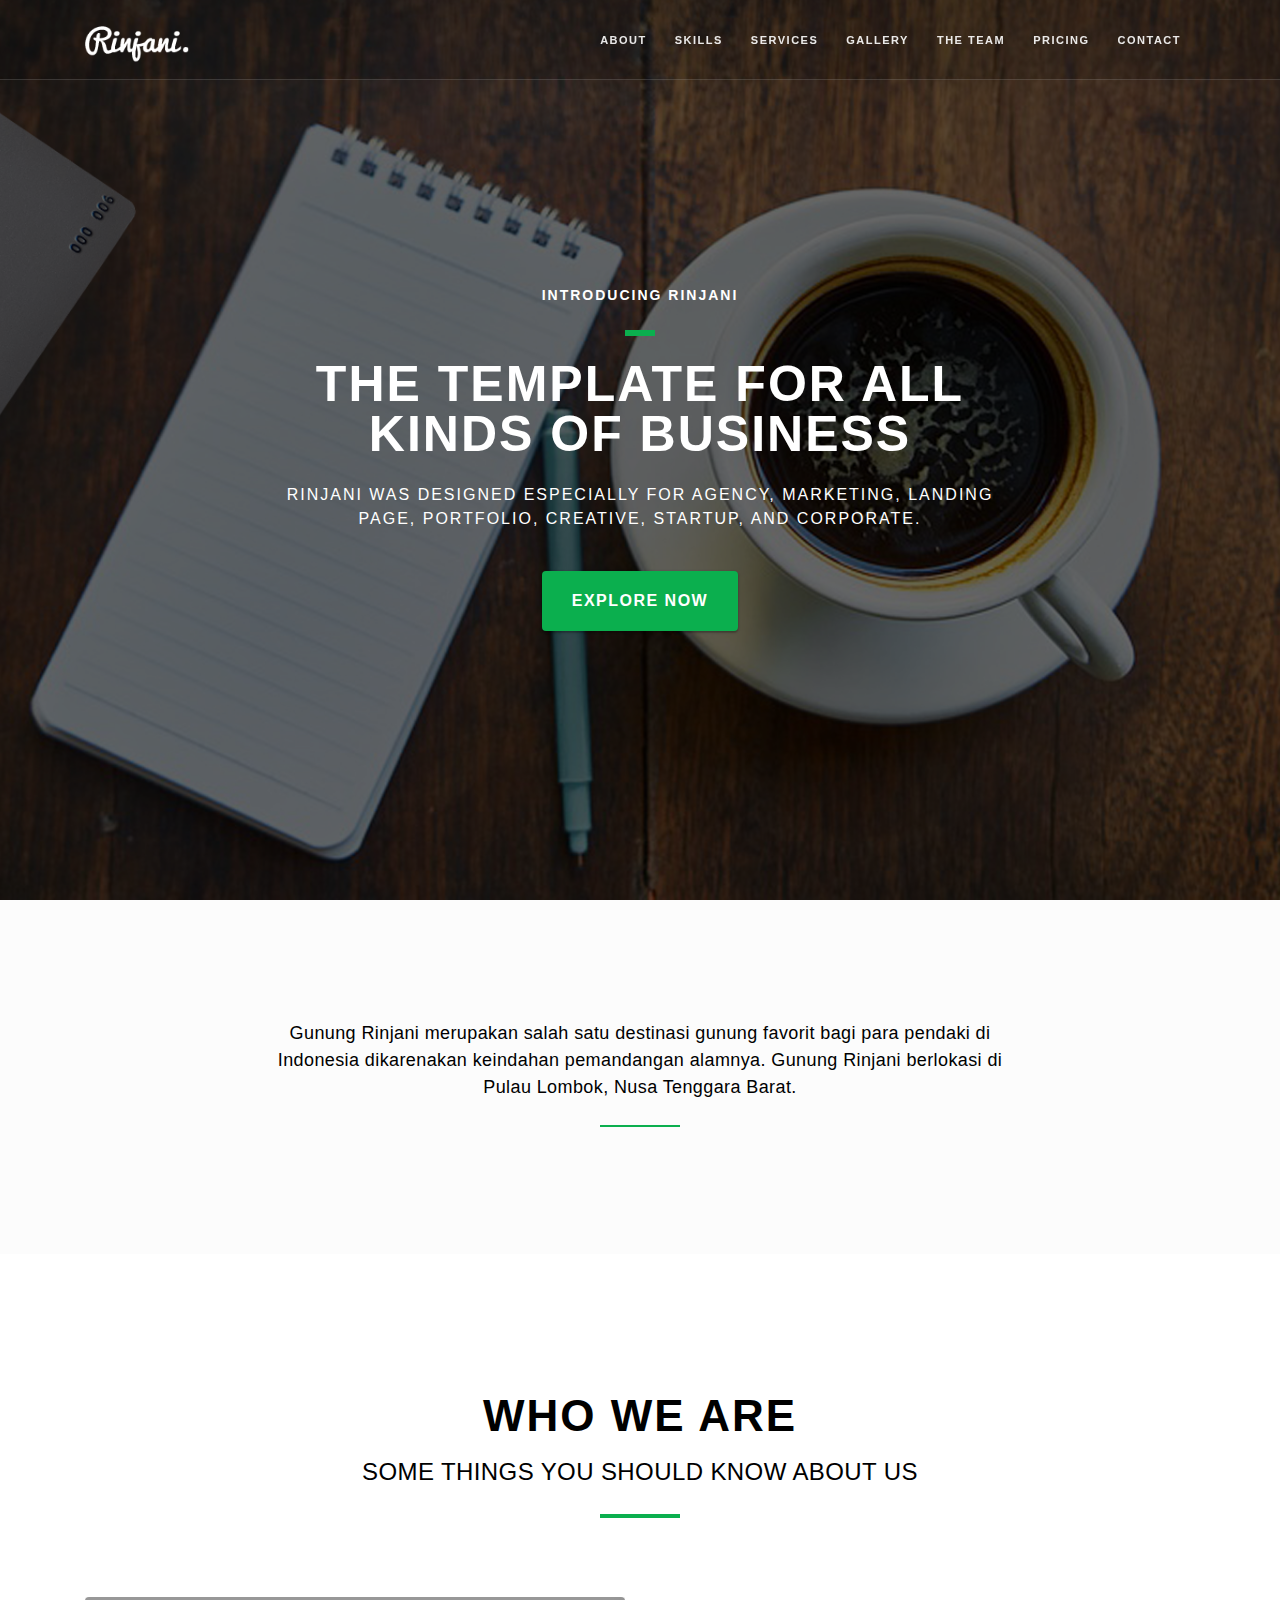
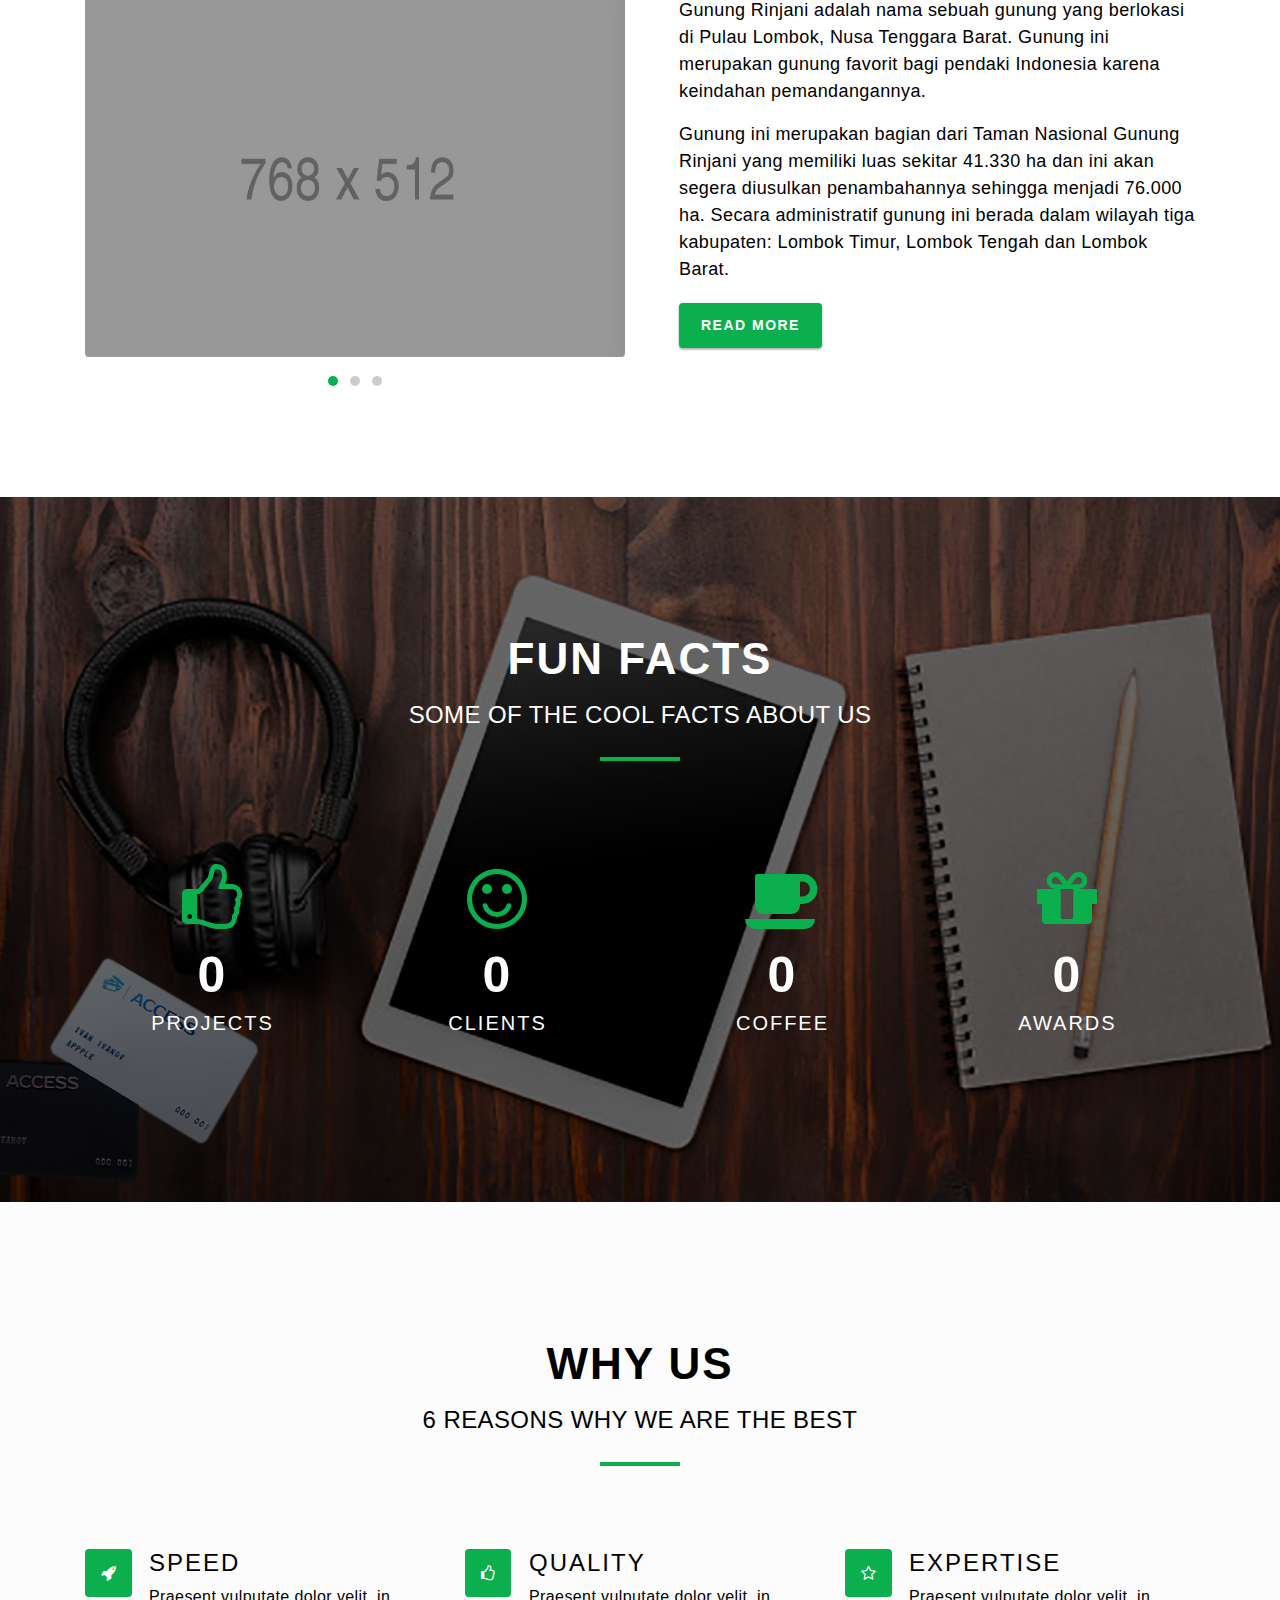
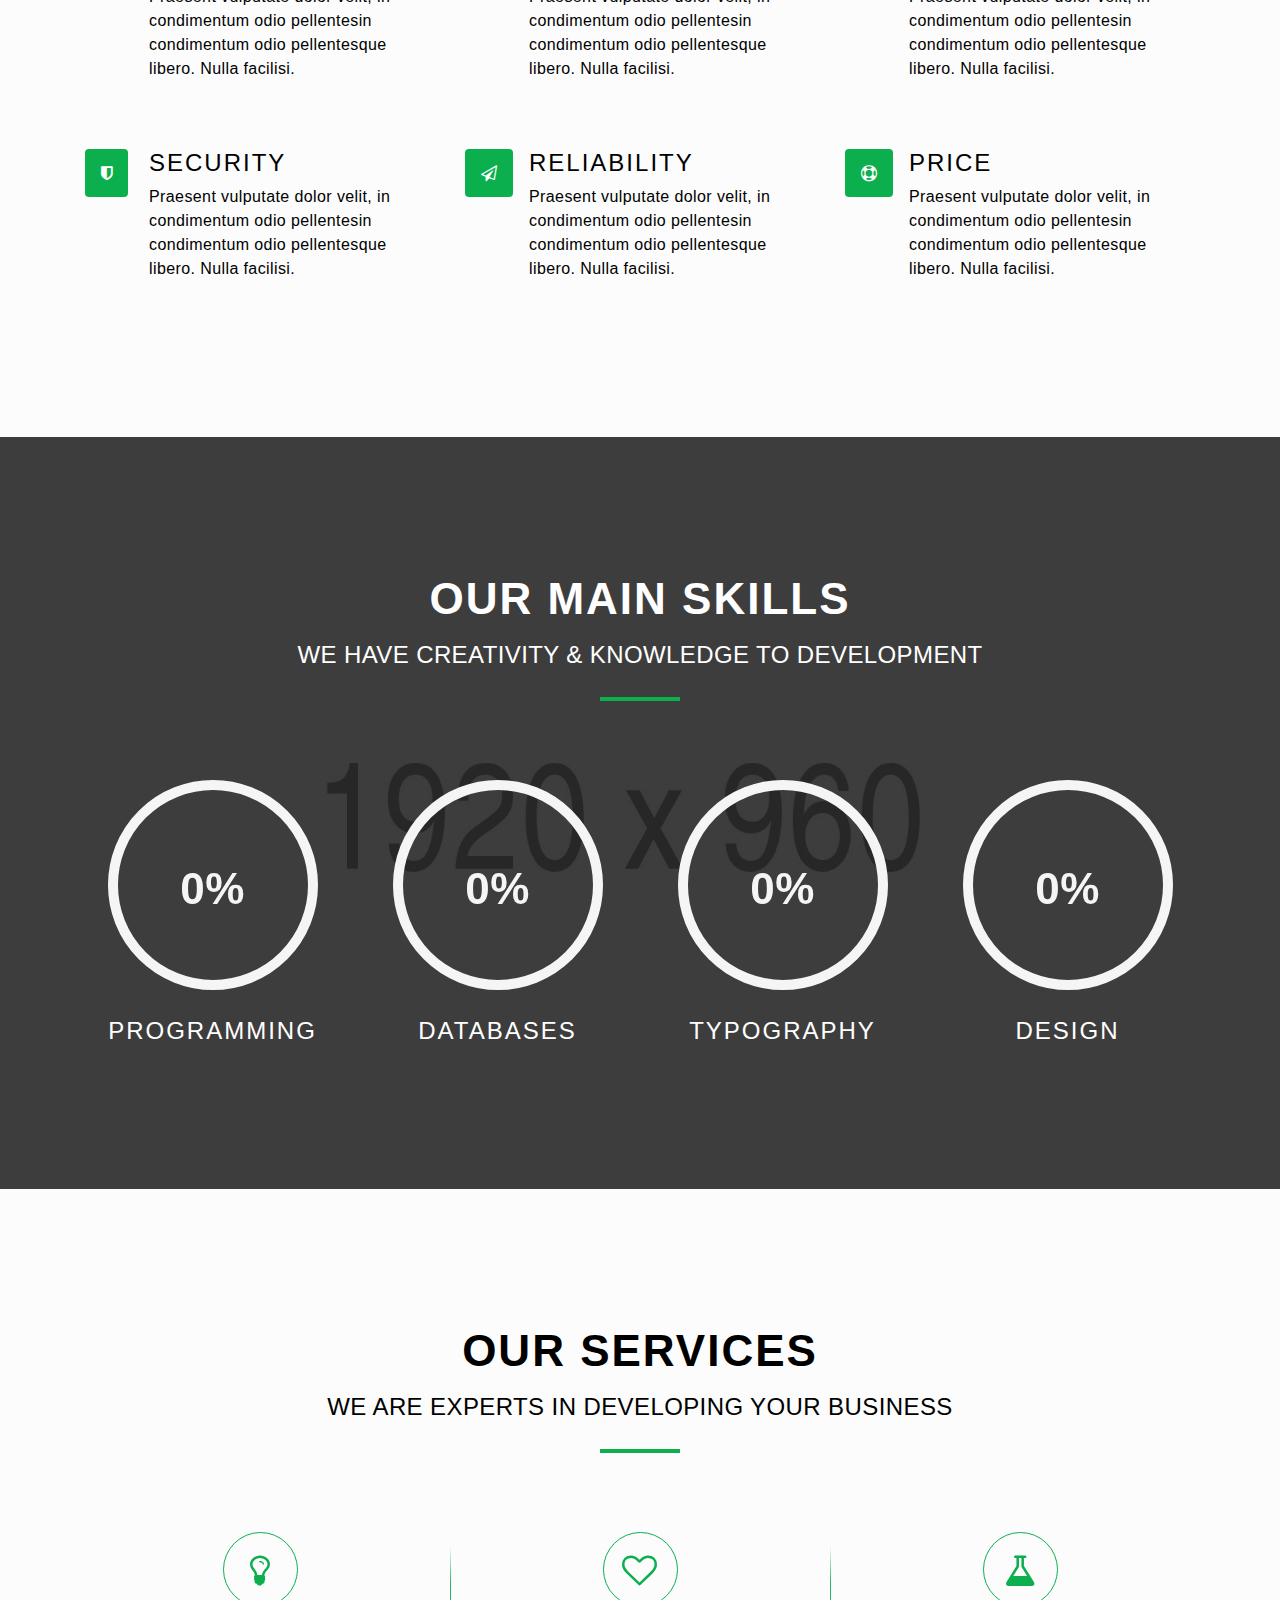
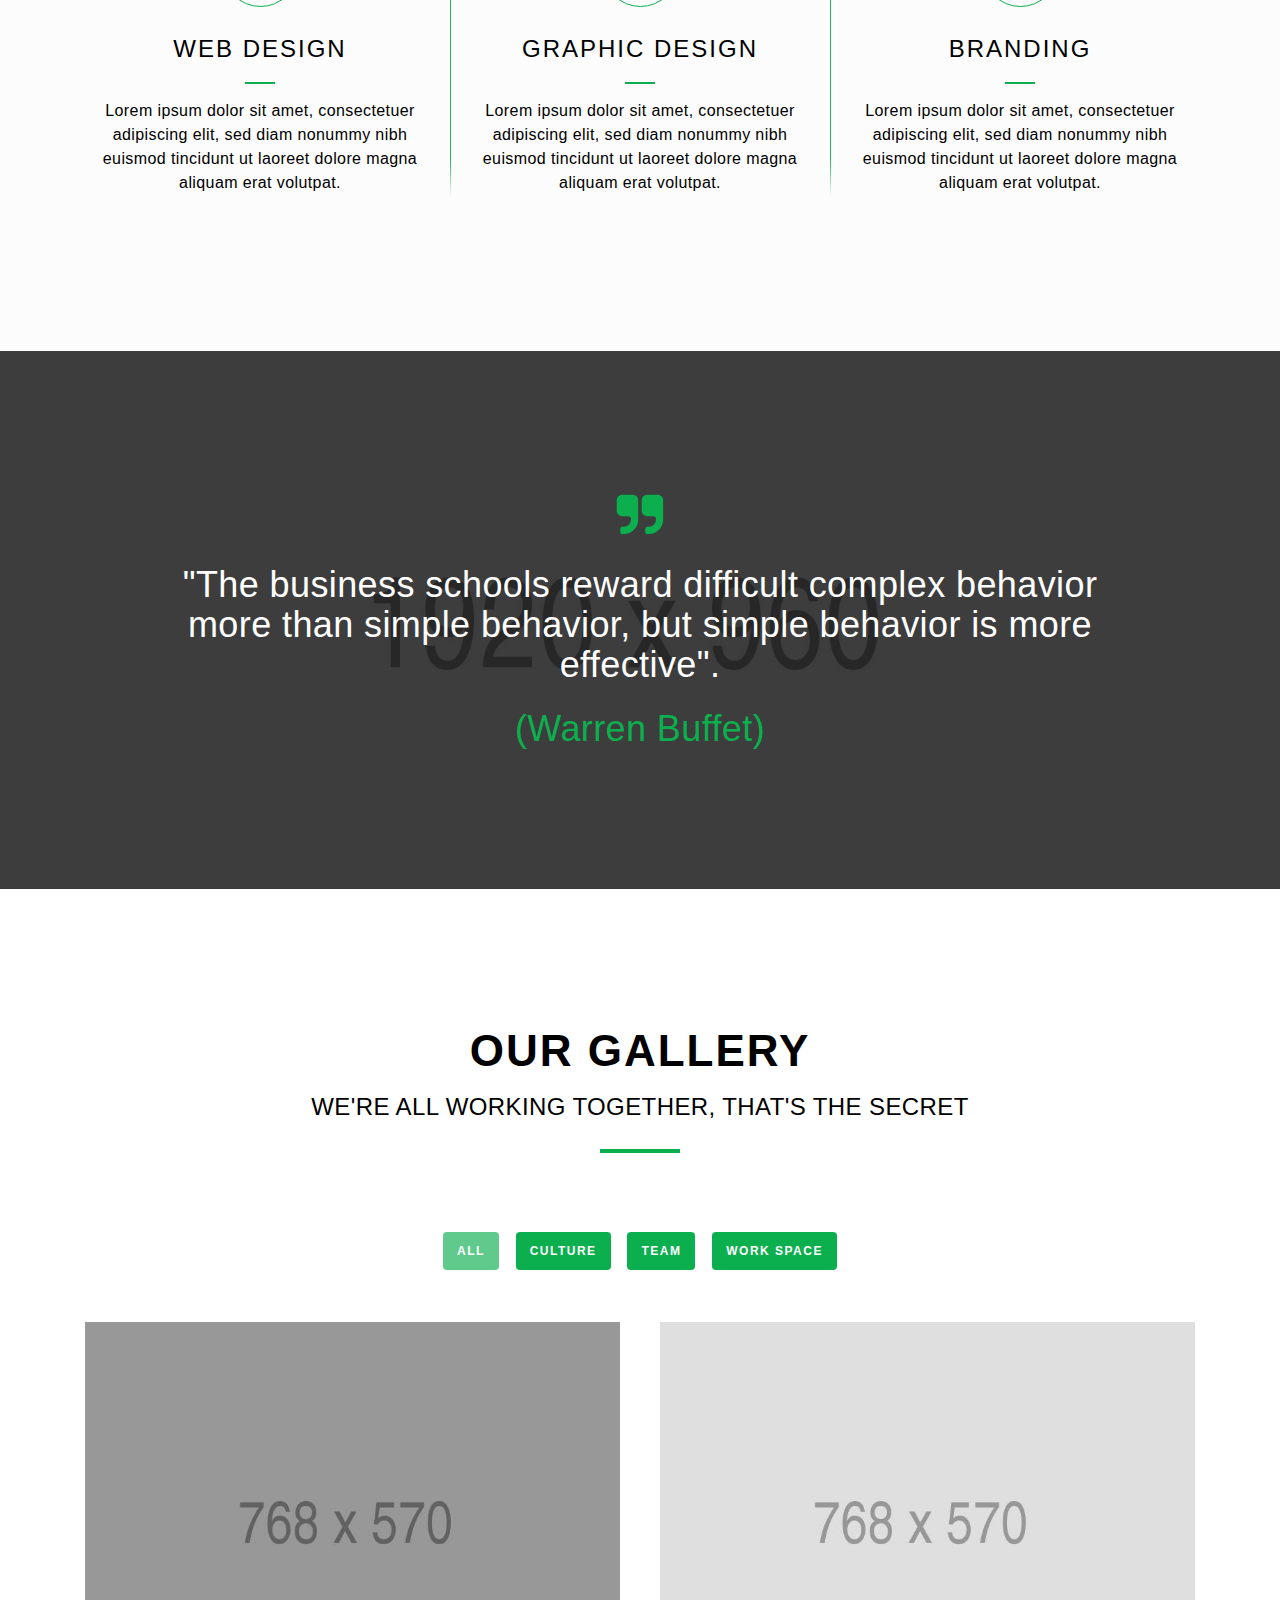
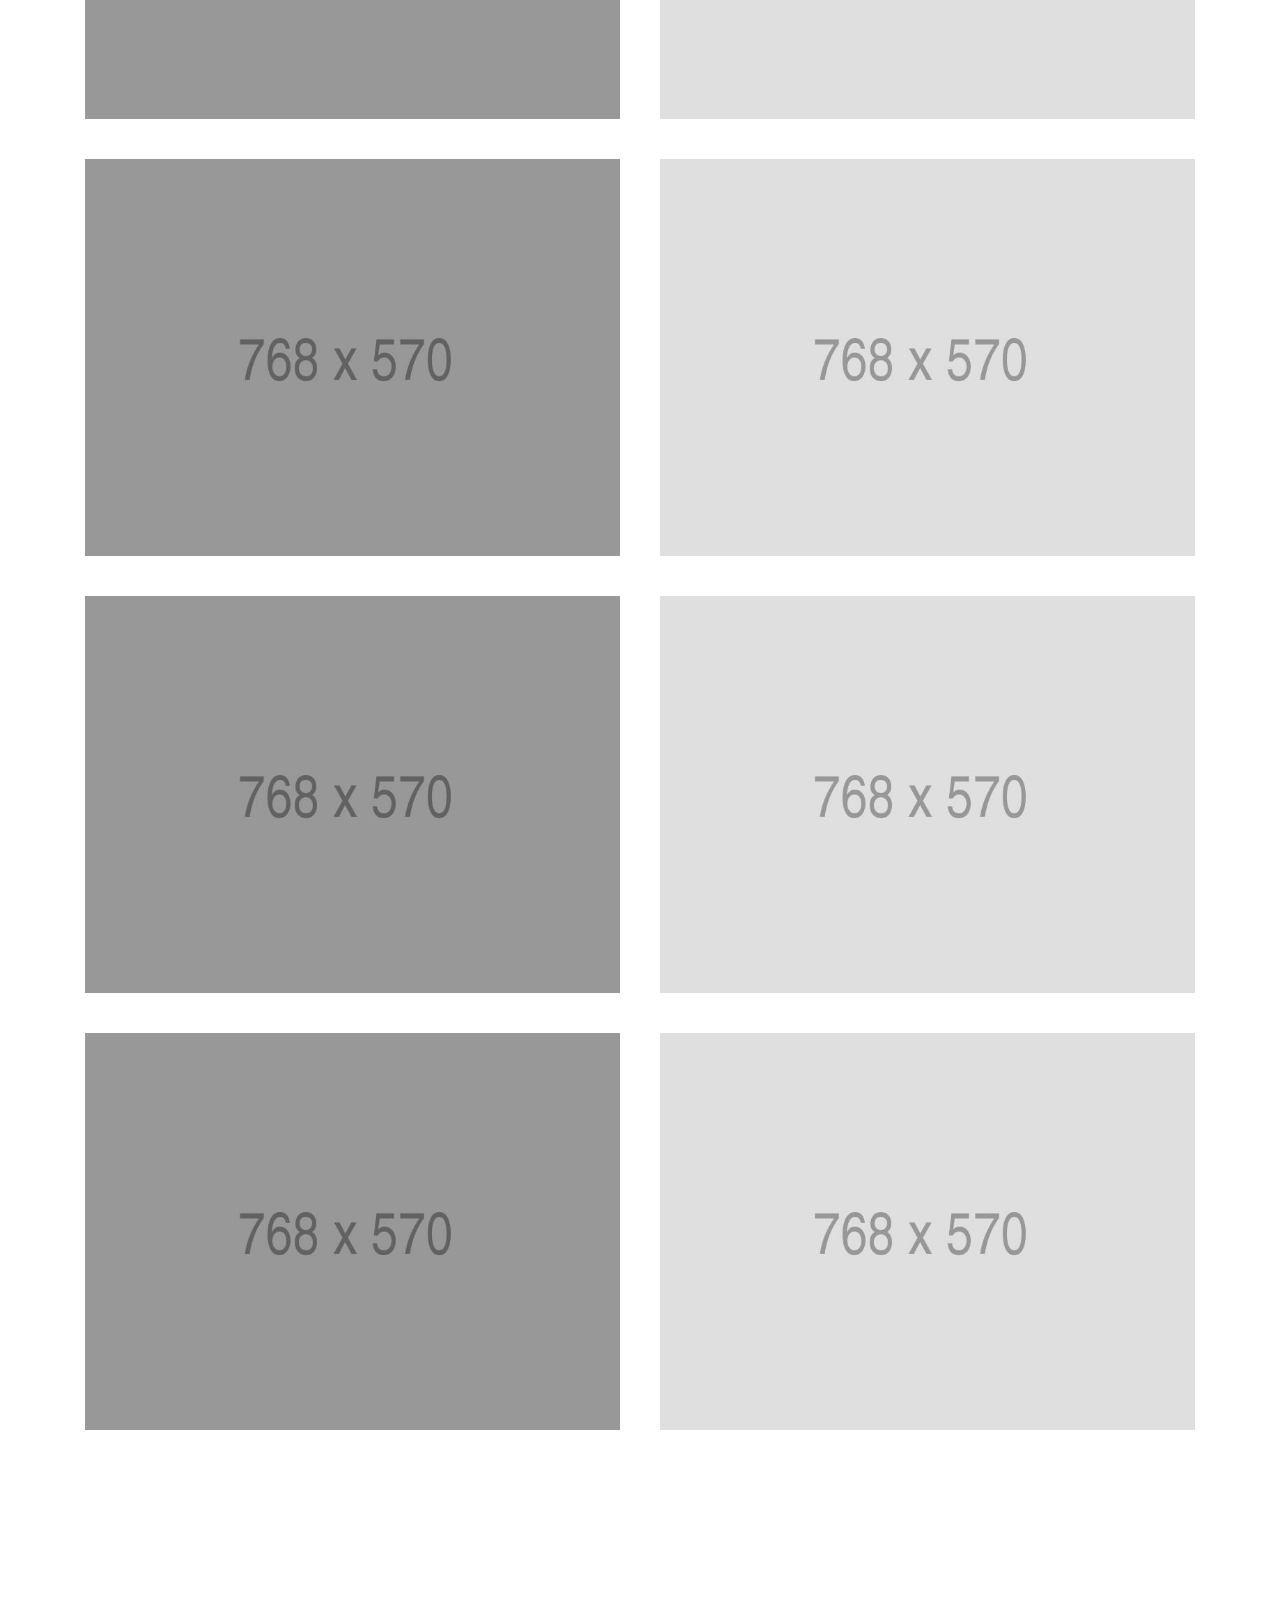
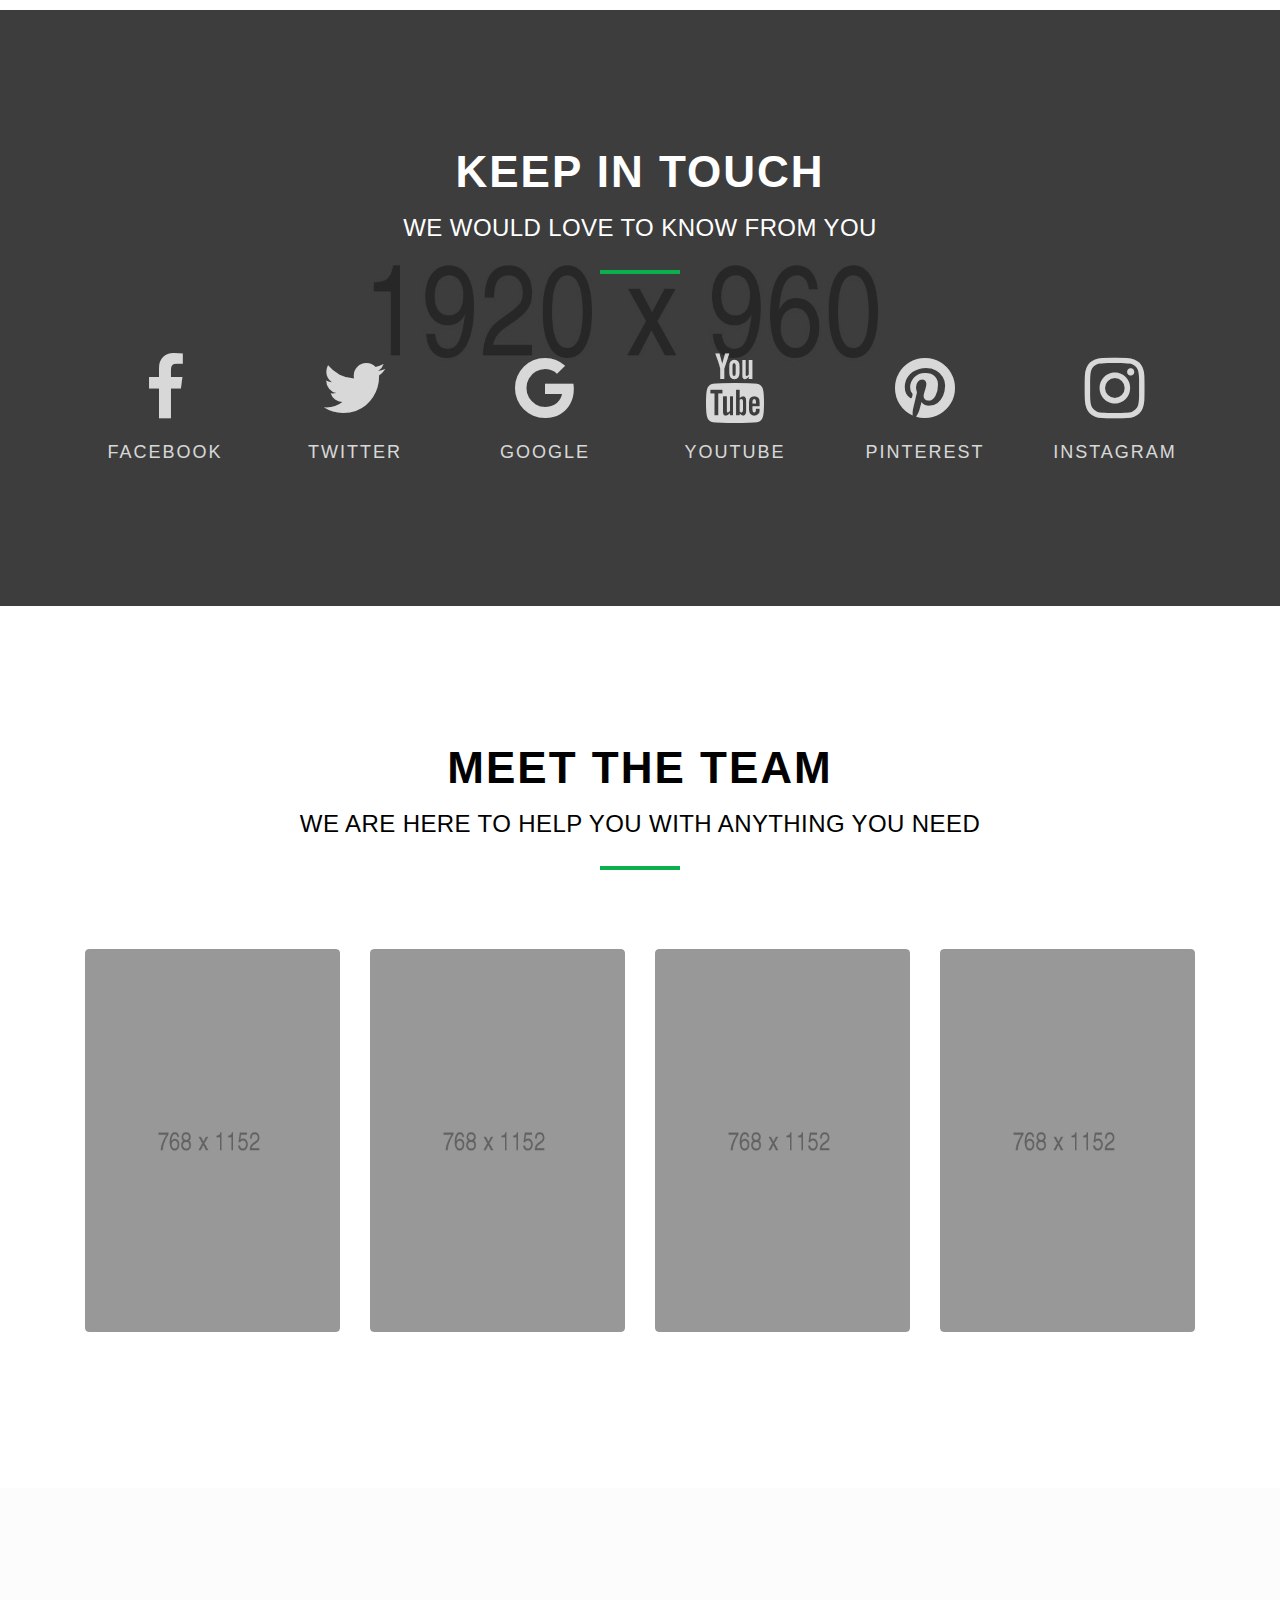
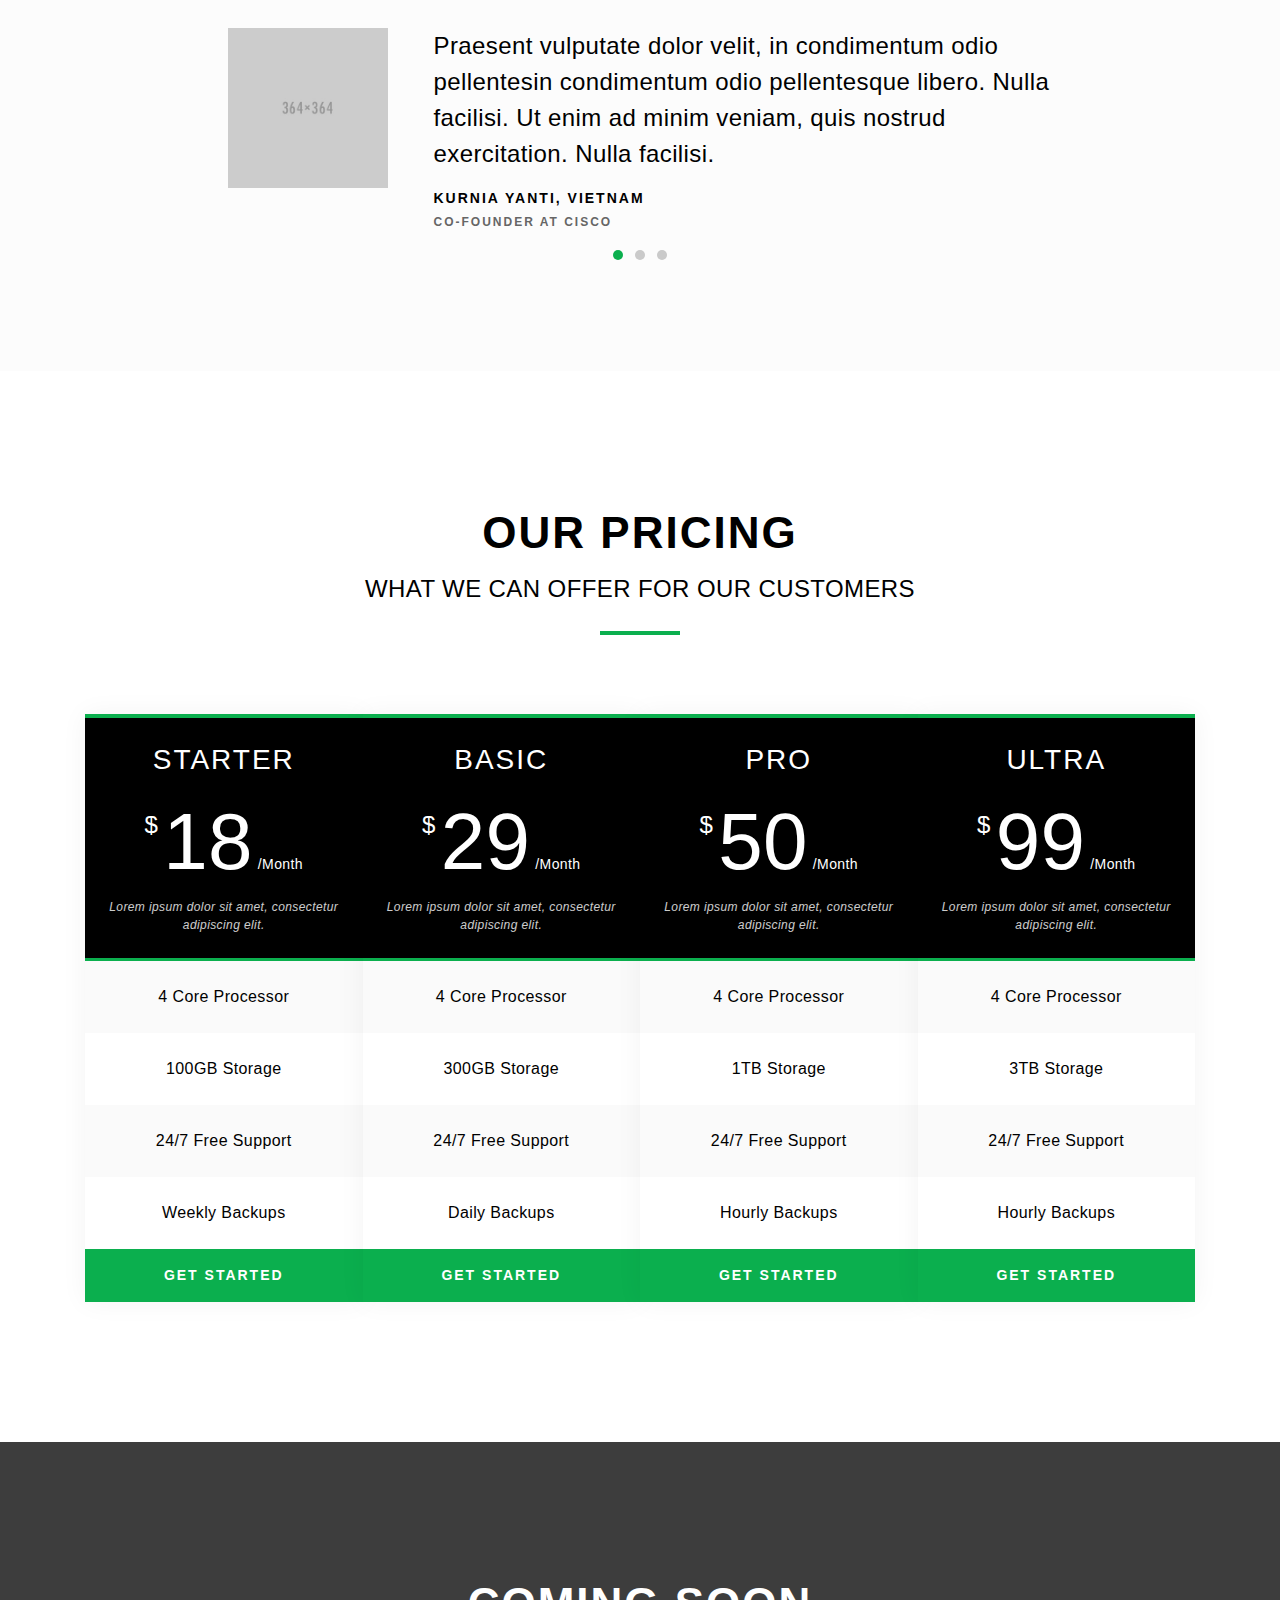
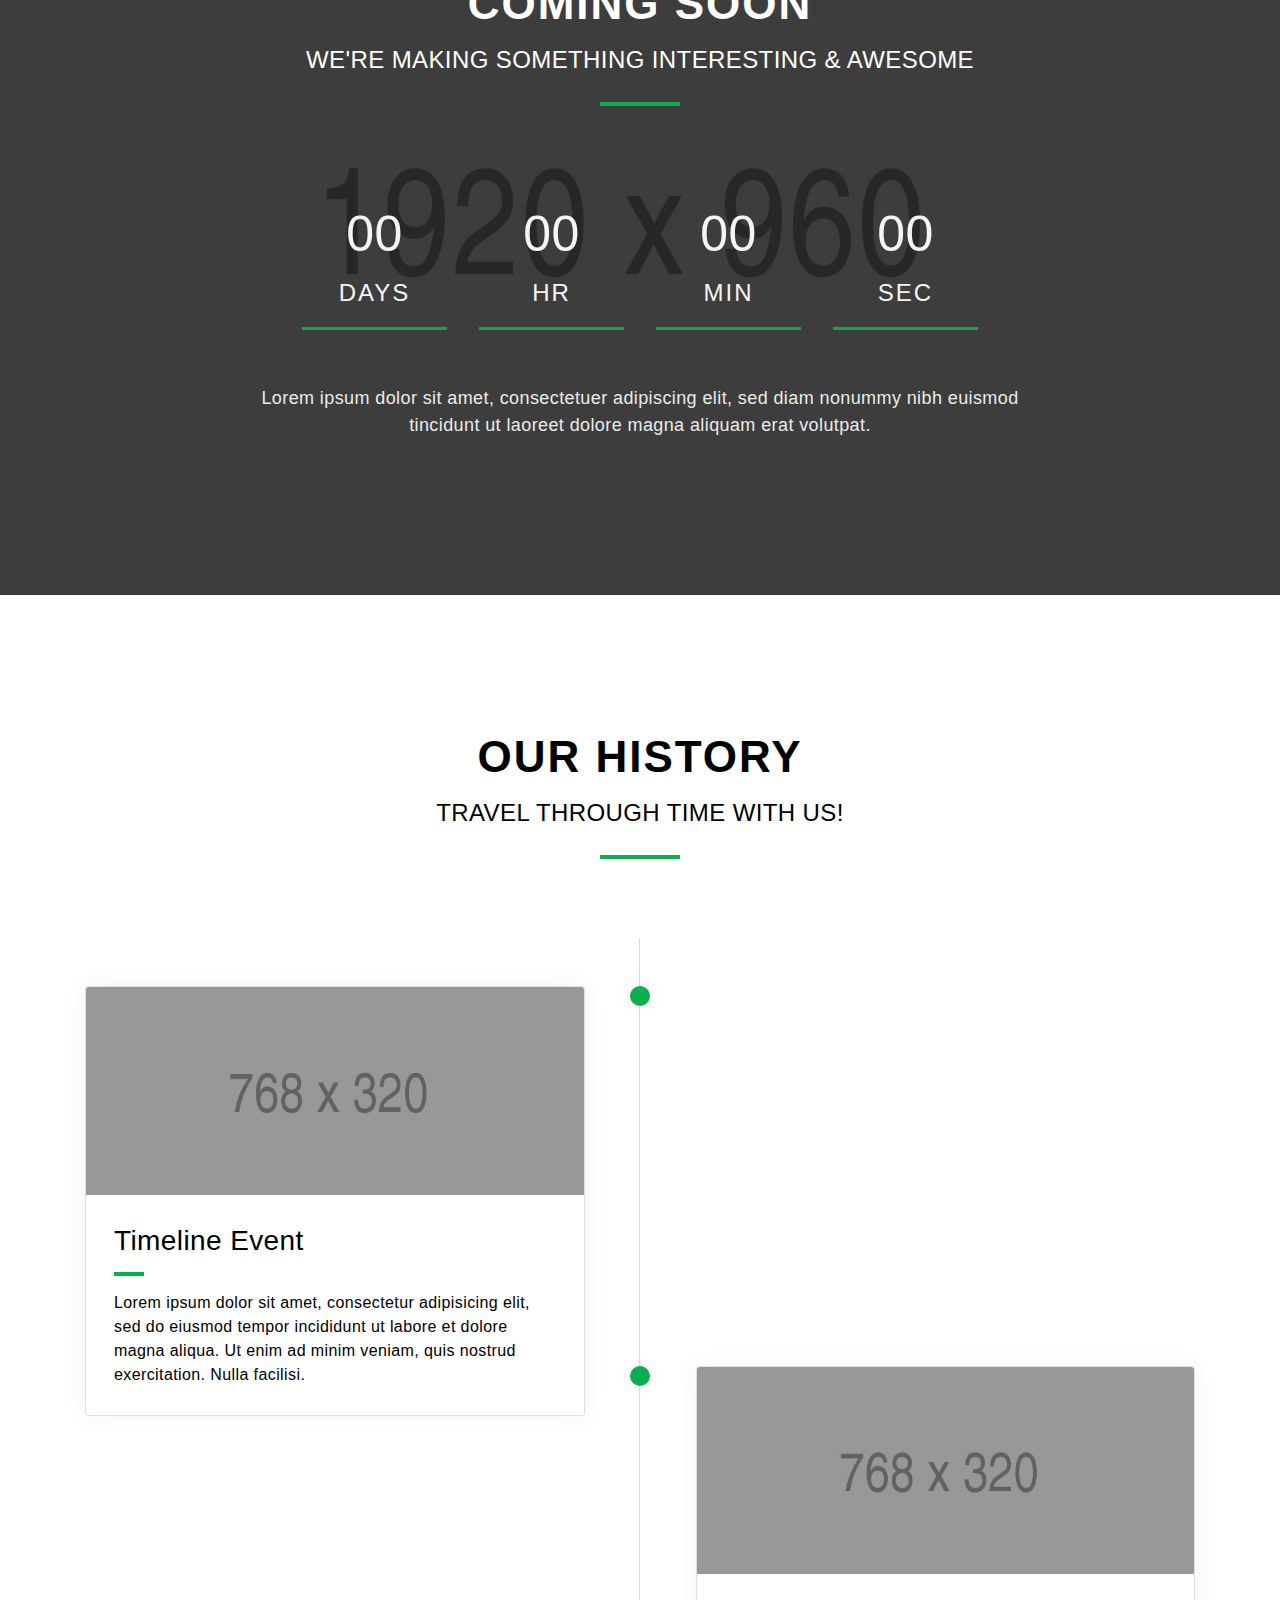
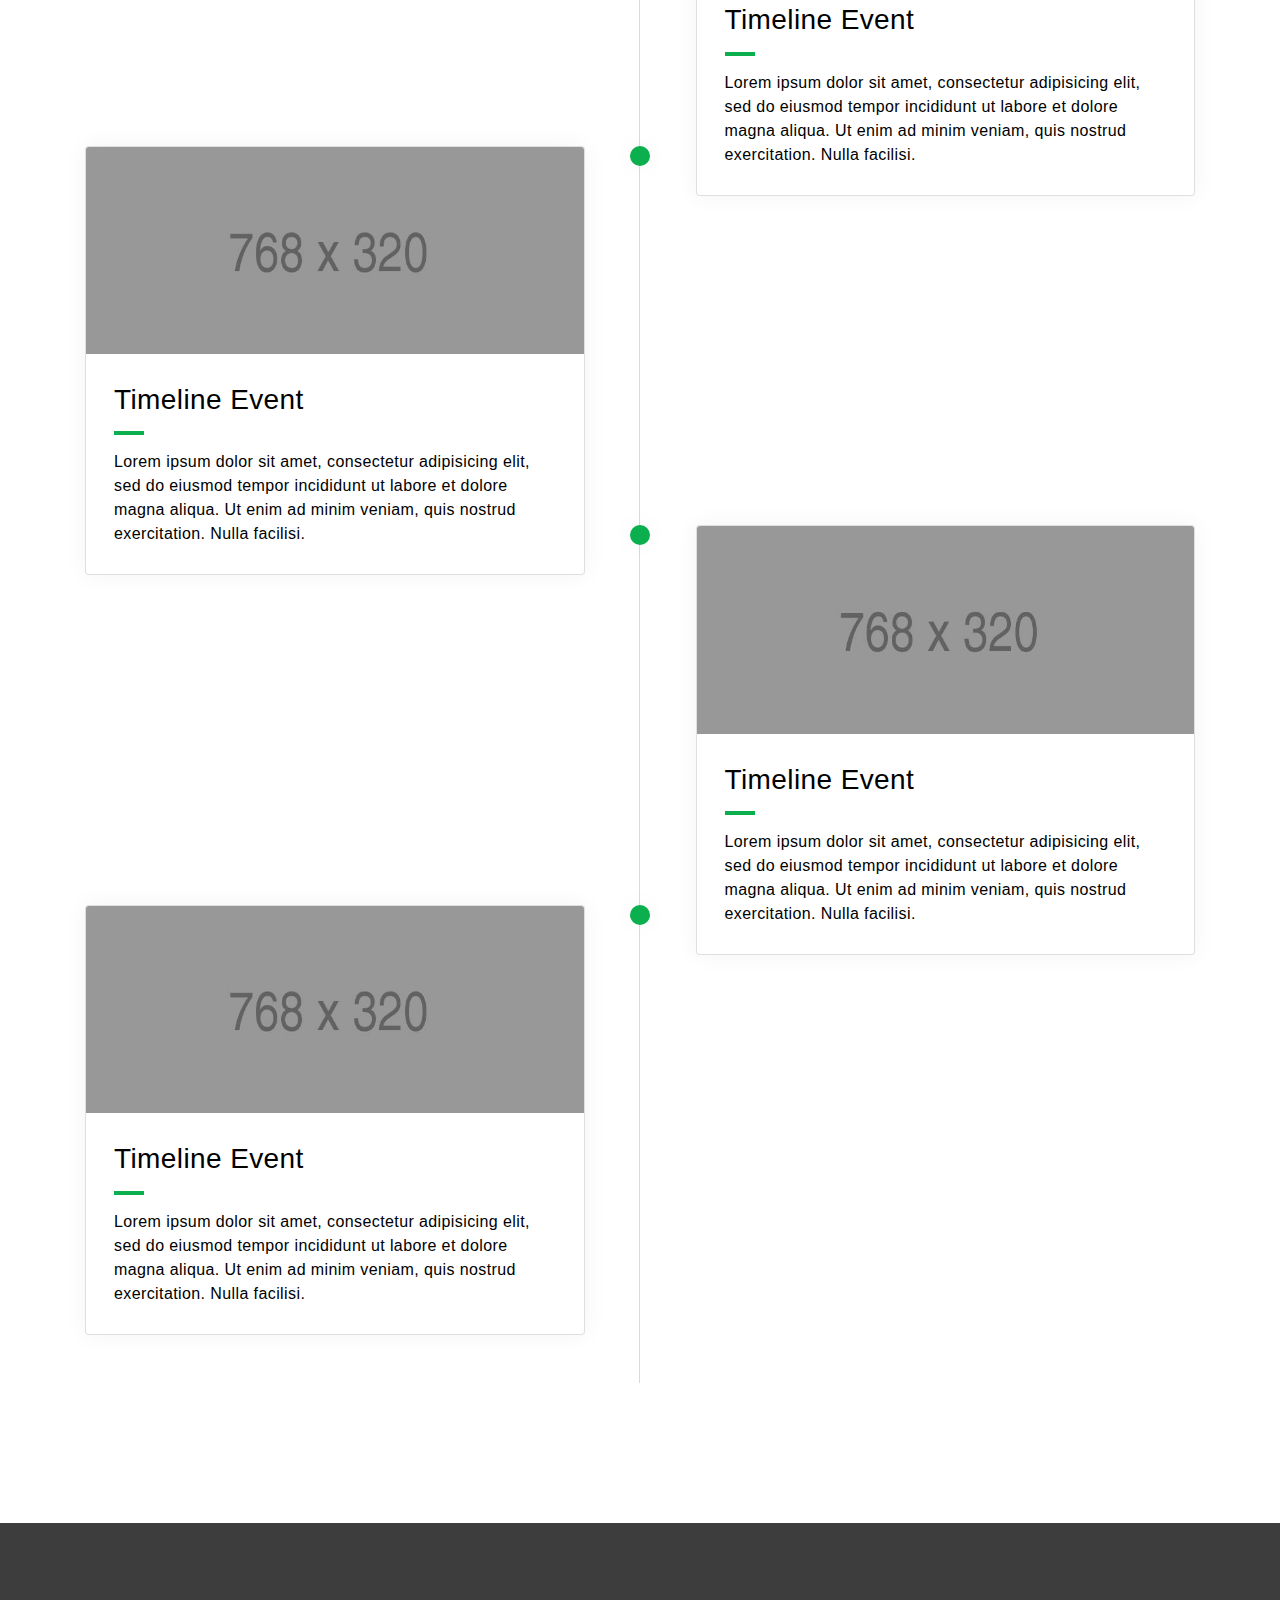
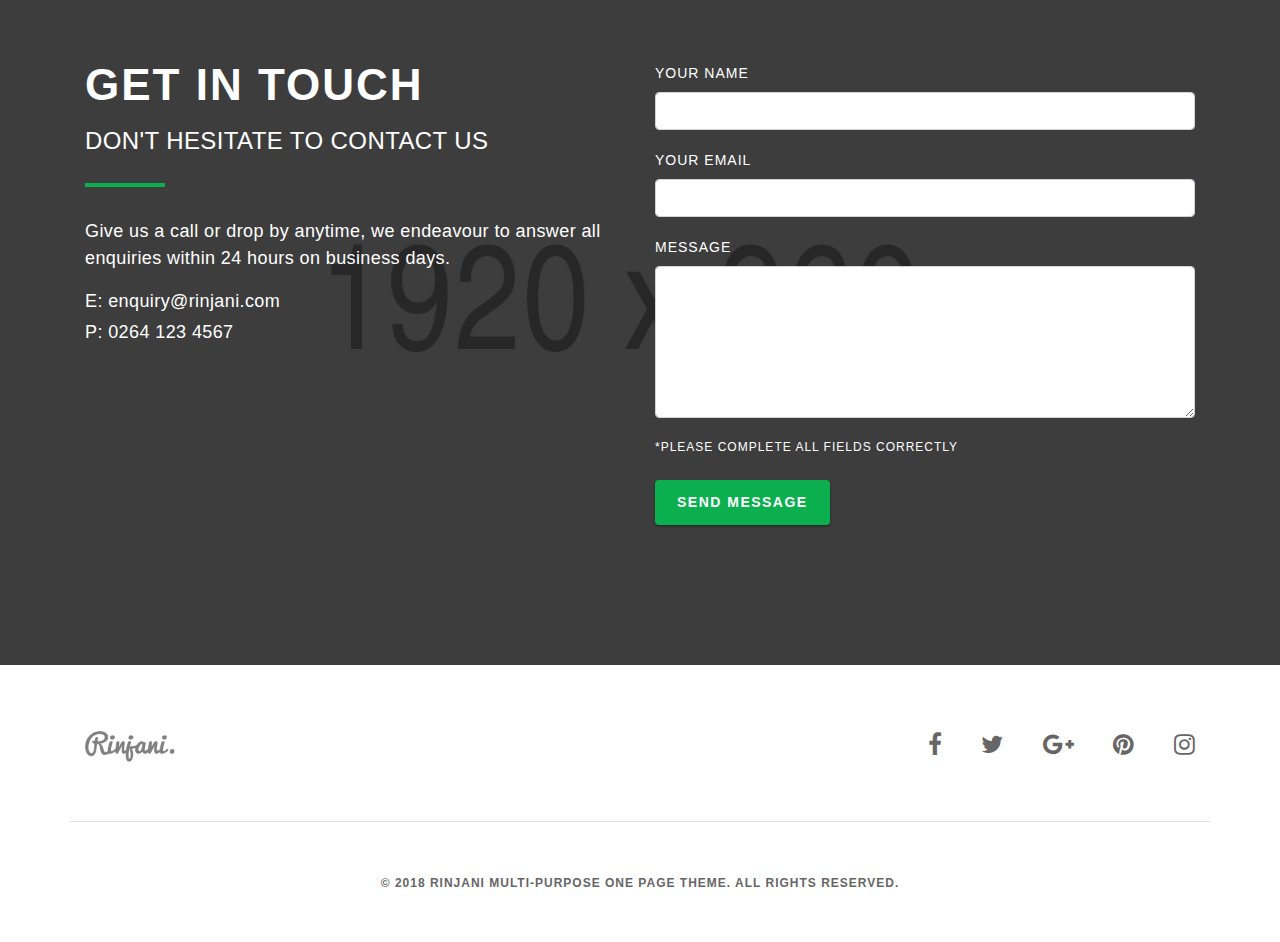
<file: gallery-col-2.html>
<!DOCTYPE html>
<html lang="en">
    <head>
        <title>Rinjani - Multi-Purpose One Page Theme</title>
        <meta name="description" content=""/>
        <meta name="keywords" content=""/>
        <meta charset="utf-8">
        <meta name="viewport" content="width=device-width, initial-scale=1, shrink-to-fit=no">
        <meta http-equiv="X-UA-Compatible" content="IE=edge" />
        
        <!-- Bootstrap CSS -->
        <link href="assets/css/bootstrap.min.css" rel="stylesheet" type="text/css">
        
        <!-- Font Awesome CSS -->
        <link href="assets/css/font-awesome.min.css" rel="stylesheet" type="text/css">
        
        <!-- Include all css plugins (below), or include individual files as needed -->
        <link href="assets/css/flickity.min.css" rel="stylesheet" type="text/css">
        <link href="assets/css/magnific-popup.css" rel="stylesheet" type="text/css">
        
        <!-- Theme CSS -->
        <link href="assets/css/theme.css" rel="stylesheet" type="text/css">
        <link href="assets/css/style.css" rel="stylesheet" type="text/css">
        
        <!-- Color Scheme CSS -->
        <link href="assets/css/color_green.css" rel="stylesheet" type="text/css">
    </head>
    <body id="page-top">
        
        <!-- Header Start -->
        <header class="header-dark fixed-top">
            <div class="container">
                <div class="row">
                    <div class="col-lg-3 navbar-header">
                        <a class="navbar-brand page-scroll" href="#page-top">
                            <img src="assets/images/logo-text-black.png" alt="" class="logo-text-dark">
                            <img src="assets/images/logo-text-white.png" alt="" class="logo-text-light">
                        </a>
                        
                        <button class="navbar-toggler" type="button" data-toggle="collapse" data-target="#navbar-header" aria-controls="navbar-header" aria-expanded="false" aria-label="Toggle navigation">
                            <span class="navbar-toggler-icon"></span>
                        </button>
                    </div>
                    <!-- //.col-lg-3 -->
                    
                    <div class="col-lg-9 navbar-wrapper justify-content-end">
                        <div id="navigation" class="navbar navbar-expand-lg">
                            <div class="collapse navbar-collapse" id="navbar-header">
                                <ul class="navbar-nav">
                                    <li class="nav-item">
                                        <a class="nav-link page-scroll" href="#about">About</a>
                                    </li>
                                    <li class="nav-item">
                                        <a class="nav-link page-scroll" href="#skills">Skills</a>
                                    </li>
                                    <li class="nav-item">
                                        <a class="nav-link page-scroll" href="#services">Services</a>
                                    </li>
                                    <li class="nav-item">
                                        <a class="nav-link page-scroll" href="#gallery">Gallery</a>
                                    </li>
                                    <li class="nav-item">
                                        <a class="nav-link page-scroll" href="#team">The Team</a>
                                    </li>
                                    <li class="nav-item">
                                        <a class="nav-link page-scroll" href="#pricing">Pricing</a>
                                    </li>
                                    <li class="nav-item">
                                        <a class="nav-link page-scroll" href="#contact">Contact</a>
                                    </li>
                                </ul>
                            </div>
                            <!-- //.navbar-collapse -->
                        </div>
                        <!-- //.navbar -->
                    </div>
                    <!-- //.col-lg-9 -->
                </div>
                <!-- //.row -->
            </div>
            <!-- //.container -->
        </header>
        <!-- //Header End -->
        
        
        <!-- Section - Home Start -->
        <section id="home" class="bg-cover bg-gray bg-overlay-black-6 h-100 w-100">
            <div class="container h-100">
                <div class="row align-items-center h-100 justify-content-center">
                    <div class="col-lg-8 pt-3 text-center">
                        <span class="d-block font-alt font-w-600 letter-spacing-2 text-medium text-uppercase text-white">
                            Introducing Rinjani
                        </span>
                        
                        <span class="bg-base-color d-inline-block mt-4 sep-line-medium-thick"></span>
                        
                        <h2 class="font-alt font-w-600 letter-spacing-2 mb-3 mt-3 text-uppercase text-white title-xs-extra-large title-extra-large-3">
                            The Template For All Kinds of Business
                        </h2>
                        
                        <span class="d-block font-alt letter-spacing-2 mb-3 mt-4 text-large text-uppercase text-white">
                            Rinjani was designed especially for agency, marketing, landing page, portfolio, creative, startup, and corporate.
                        </span>
                        
                        <a href="#about" class="page-scroll btn btn-base-color btn-large btn-shadow mr-0 mt-4">Explore Now</a>
                    </div>
                    <!-- //.col-lg-8 -->
                </div>
                <!-- //.row -->
            </div>
            <!-- //.container -->
        </section>
        <!-- //Section - Home End -->

        
        <!-- Intro Start -->
        <div class="intro bg-gray-light p-5">
            <div class="container py-5">
                <div class="row justify-content-center py-4">
                    <div class="col-lg-8 text-center">
                        <p class="font-alt mb-0 text-xs-large text-extra-large">Gunung Rinjani merupakan salah satu destinasi gunung favorit bagi para pendaki di Indonesia dikarenakan keindahan pemandangan alamnya. Gunung Rinjani berlokasi di Pulau Lombok, Nusa Tenggara Barat.</p>
                        <span class="bg-base-color d-inline-block mt-4 sep-line-long"></span>
                    </div>
                    <!-- //.col-lg-8 -->
                </div>
                <!-- //.row -->
            </div>
            <!-- //.container -->
        </div>
        <!-- //Intro End -->
        
        
        <!-- Section - About Start -->
        <section id="about" class="bg-white">
            <div class="container">
                <div class="row justify-content-center pb-5">
                    <div class="col-lg-9 pb-lg-4 text-center">
                        <h3 class="font-alt font-w-600 letter-spacing-2 text-uppercase title-xs-small title-extra-large-2">Who We Are</h3>
                        <p class="font-alt mb-0 mt-3 text-xs-large text-uppercase title-medium">Some things you should know about us</p>
                        <span class="bg-base-color d-inline-block mt-4 sep-line-thick-long"></span>
                    </div>
                    <!-- //.col-lg-9 -->
                </div>
                <!-- //.row -->
                
                <div class="row">
                    <div class="col-lg-6">
                        <div class="carousel-custom" data-pagedots="true" data-draggable="false" data-autoplay="5000">
                            <div class="carousel-cell w-100">
                                <img src="assets/images/about-1.jpg" alt="" class="img-fluid box-shadow-shallow rounded"/>
                            </div>
                            <!-- //.carousel-cell -->
                            
                            <div class="carousel-cell w-100">
                                <img src="assets/images/about-2.jpg" alt="" class="img-fluid box-shadow-shallow rounded"/>
                            </div>
                            <!-- //.carousel-cell -->
                            
                            <div class="carousel-cell w-100">
                                <img src="assets/images/about-3.jpg" alt="" class="img-fluid box-shadow-shallow rounded"/>
                            </div>
                            <!-- //.carousel-cell -->
                        </div>
                        <!-- //.carousel-custom -->
                    </div>
                    <!-- //.col-lg-6 -->
                    
                    <div class="col-lg-6">
                        <div class="pl-lg-4 pt-5 pt-lg-0">
                            <p class="font-alt text-extra-large">Gunung Rinjani adalah nama sebuah gunung yang berlokasi di Pulau Lombok, Nusa Tenggara Barat. Gunung ini merupakan gunung favorit bagi pendaki Indonesia karena keindahan pemandangannya.</p>
                            <p class="font-alt mt-2 text-extra-large">Gunung ini merupakan bagian dari Taman Nasional Gunung Rinjani yang memiliki luas sekitar 41.330 ha dan ini akan segera diusulkan penambahannya sehingga menjadi 76.000 ha. Secara administratif gunung ini berada dalam wilayah tiga kabupaten: Lombok Timur, Lombok Tengah dan Lombok Barat. </p>
                            <a href="#fun-facts" class="page-scroll btn btn-base-color btn-shadow mt-1">Read More</a>
                        </div>
                        <!-- //.pl-lg-4 -->
                    </div>
                    <!-- //.col-lg-6 -->
                </div>
                <!-- //.row -->
            </div>
            <!-- //.container -->
        </section>
        <!-- //Section - About End -->
        
        
        <!-- Section - Fun Facts Start -->
        <section id="fun-facts" class="bg-cover bg-gray bg-overlay-black-6">
            <div class="container">
                <div class="row justify-content-center pb-5">
                    <div class="col-lg-9 pb-lg-4 text-center text-white">
                        <h3 class="font-alt font-w-600 letter-spacing-2 text-uppercase title-xs-small title-extra-large-2">Fun Facts</h3>
                        <p class="font-alt mb-0 mt-3 text-xs-large text-uppercase title-medium">Some of the cool facts about us</p>
                        <span class="bg-base-color d-inline-block mt-4 sep-line-thick-long"></span>
                    </div>
                    <!-- //.col-lg-9 -->
                </div>
                <!-- //.row -->
                
                <div class="row align-items-center justify-content-center py-4">
                    <div class="col-md-3 text-center">
                        <i class="fa fa-thumbs-o-up text-base-color title-extra-large-4"></i>
                        <span class="timer d-block font-alt font-w-600 letter-spacing-2 mt-3 text-white title-md-large title-extra-large-3" data-from="0" data-to="2780" data-speed="1500">0</span>
                        <span class="d-inline-block font-alt letter-spacing-2 mt-2 title-small text-uppercase text-white">Projects</span>
                    </div>
                    <!-- //.col-md-3 -->
                    
                    <div class="col-md-3 mt-5 mt-md-0 text-center">
                        <i class="fa fa-smile-o text-base-color title-extra-large-4"></i>
                        <span class="timer d-block font-alt font-w-600 letter-spacing-2 mt-3 text-white title-md-large title-extra-large-3" data-from="0" data-to="487" data-speed="1500">0</span>
                        <span class="d-inline-block font-alt letter-spacing-2 mt-2 title-small text-uppercase text-white">Clients</span>
                    </div>
                    <!-- //.col-md-3 -->
                    
                    <div class="col-md-3 mt-5 mt-md-0 text-center">
                        <i class="fa fa-coffee text-base-color title-extra-large-4"></i>
                        <span class="timer d-block font-alt font-w-600 letter-spacing-2 mt-3 text-white title-md-large title-extra-large-3" data-from="0" data-to="13730" data-speed="1500">0</span>
                        <span class="d-inline-block font-alt letter-spacing-2 mt-2 title-small text-uppercase text-white">Coffee</span>
                    </div>
                    <!-- //.col-md-3 -->
                    
                    <div class="col-md-3 mt-5 mt-md-0 text-center">
                        <i class="fa fa-gift text-base-color title-extra-large-4"></i>
                        <span class="timer d-block font-alt font-w-600 letter-spacing-2 mt-3 text-white title-md-large title-extra-large-3" data-from="0" data-to="154" data-speed="1500">0</span>
                        <span class="d-inline-block font-alt letter-spacing-2 mt-2 title-small text-uppercase text-white">Awards</span>
                    </div>
                    <!-- //.col-md-3 -->
                </div>
                <!-- //.row -->
            </div>
            <!-- //.container -->
        </section>
        <!-- //Section - Fun Facts End -->
        
        
        <!-- Section - Why Us Start -->
        <section id="why-us" class="bg-gray-light">
            <div class="container">
                <div class="row justify-content-center pb-5">
                    <div class="col-lg-9 pb-lg-4 text-center">
                        <h3 class="font-alt font-w-600 letter-spacing-2 text-uppercase title-xs-small title-extra-large-2">Why Us</h3>
                        <p class="font-alt mb-0 mt-3 text-xs-large text-uppercase title-medium">6 reasons why we are the best</p>
                        <span class="bg-base-color d-inline-block mt-4 sep-line-thick-long"></span>
                    </div>
                    <!-- //.col-lg-9 -->
                </div>
                <!-- //.row -->
                
                <div class="row">
                    <div class="col-md-6 col-lg-4">
                        <div class="pl-5 position-relative">
                            <i class="fa fa-rocket bg-base-color left-0 mt-1 p-3 position-absolute top-0 rounded text-white"></i>
                            <div class="ml-3">
                                <span class="d-block font-alt letter-spacing-2 title-medium text-uppercase">Speed</span>
                                <p class="mt-1 text-large">Praesent vulputate dolor velit, in condimentum odio pellentesin condimentum odio pellentesque libero. Nulla facilisi.</p>
                            </div>
                            <!-- //.ml-3 -->
                        </div>
                        <!-- //.pl-5 -->
                    </div>
                    <!-- //.md-6 -->
                    
                    <div class="col-md-6 col-lg-4 mt-5 mt-md-0">
                        <div class="pl-5 position-relative">
                            <i class="fa fa-thumbs-o-up bg-base-color left-0 mt-1 p-3 position-absolute top-0 rounded text-white"></i>
                            <div class="ml-3">
                                <span class="d-block font-alt letter-spacing-2 title-medium text-uppercase">Quality</span>
                                <p class="mt-1 text-large">Praesent vulputate dolor velit, in condimentum odio pellentesin condimentum odio pellentesque libero. Nulla facilisi.</p>
                            </div>
                            <!-- //.ml-3 -->
                        </div>
                        <!-- //.pl-5 -->
                    </div>
                    <!-- //.md-6 -->
                    
                    <div class="col-md-6 col-lg-4 mt-5 mt-lg-0">
                        <div class="pl-5 position-relative">
                            <i class="fa fa-star-o bg-base-color left-0 mt-1 p-3 position-absolute top-0 rounded text-white"></i>
                            <div class="ml-3">
                                <span class="d-block font-alt letter-spacing-2 title-medium text-uppercase">Expertise</span>
                                <p class="mt-1 text-large">Praesent vulputate dolor velit, in condimentum odio pellentesin condimentum odio pellentesque libero. Nulla facilisi.</p>
                            </div>
                            <!-- //.ml-3 -->
                        </div>
                        <!-- //.pl-5 -->
                    </div>
                    <!-- //.md-6 -->
                    
                    <div class="col-md-6 col-lg-4 mt-5">
                        <div class="pl-5 position-relative">
                            <i class="fa fa-shield bg-base-color left-0 mt-1 p-3 position-absolute top-0 rounded text-white"></i>
                            <div class="ml-3">
                                <span class="d-block font-alt letter-spacing-2 title-medium text-uppercase">Security</span>
                                <p class="mt-1 text-large">Praesent vulputate dolor velit, in condimentum odio pellentesin condimentum odio pellentesque libero. Nulla facilisi.</p>
                            </div>
                            <!-- //.ml-3 -->
                        </div>
                        <!-- //.pl-5 -->
                    </div>
                    <!-- //.md-6 -->
                    
                    <div class="col-md-6 col-lg-4 mt-5">
                        <div class="pl-5 position-relative">
                            <i class="fa fa-paper-plane-o bg-base-color left-0 mt-1 p-3 position-absolute top-0 rounded text-white"></i>
                            <div class="ml-3">
                                <span class="d-block font-alt letter-spacing-2 title-medium text-uppercase">Reliability</span>
                                <p class="mt-1 text-large">Praesent vulputate dolor velit, in condimentum odio pellentesin condimentum odio pellentesque libero. Nulla facilisi.</p>
                            </div>
                            <!-- //.ml-3 -->
                        </div>
                        <!-- //.pl-5 -->
                    </div>
                    <!-- //.md-6 -->
                    
                    <div class="col-md-6 col-lg-4 mt-5">
                        <div class="pl-5 position-relative">
                            <i class="fa fa-support bg-base-color left-0 mt-1 p-3 position-absolute top-0 rounded text-white"></i>
                            <div class="ml-3">
                                <span class="d-block font-alt letter-spacing-2 title-medium text-uppercase">Price</span>
                                <p class="mt-1 text-large">Praesent vulputate dolor velit, in condimentum odio pellentesin condimentum odio pellentesque libero. Nulla facilisi.</p>
                            </div>
                            <!-- //.ml-3 -->
                        </div>
                        <!-- //.pl-5 -->
                    </div>
                    <!-- //.md-6 -->
                </div>
                <!-- //.row -->
            </div>
            <!-- //.container -->
        </section>
        <!-- //Section - Why Us End -->
        
        
        <!-- Section - Skills Start -->
        <section id="skills" class="bg-cover bg-gray bg-overlay-black-6">
            <div class="container">
                <div class="row justify-content-center pb-5">
                    <div class="col-lg-9 pb-lg-4 text-center text-white">
                        <h3 class="font-alt font-w-600 letter-spacing-2 text-uppercase title-xs-small title-extra-large-2">Our Main Skills</h3>
                        <p class="font-alt mb-0 mt-3 text-xs-large text-uppercase title-medium">We have creativity & knowledge to development</p>
                        <span class="bg-base-color d-inline-block mt-4 sep-line-thick-long"></span>
                    </div>
                    <!-- //.col-lg-9 -->
                </div>
                <!-- //.row -->
                
                <div class="row">
                    <div class="col-md-6 col-lg-3 text-center">
                        <div class="pie-chart opacity-9-5">
                            <div class="chart font-alt text-white" data-percent="0" data-percent-update="83" data-bar-color="#0baf4e" data-track-color="#ffffff">
                                <span class="percent font-alt font-w-600 title-extra-large-2">0%</span>
                            </div>
                            <!-- //.chart -->
                        </div>
                        <!-- //.pie-chart -->
                        
                        <span class="d-block font-alt letter-spacing-2 mt-3 title-medium text-uppercase text-white">Programming</span>
                    </div>
                    <!-- //.col-md-6 -->
                    
                    <div class="col-md-6 col-lg-3 mt-5 mt-md-0 text-center">
                        <div class="pie-chart opacity-9-5">
                            <div class="chart font-alt text-white" data-percent="0" data-percent-update="51" data-bar-color="#0baf4e" data-track-color="#ffffff">
                                <span class="percent font-alt font-w-600 title-extra-large-2">0%</span>
                            </div>
                            <!-- //.chart -->
                        </div>
                        <!-- //.pie-chart -->
                        
                        <span class="d-block font-alt letter-spacing-2 mt-3 title-medium text-uppercase text-white">Databases</span>
                    </div>
                    <!-- //.col-md-6 -->
                    
                    <div class="col-md-6 col-lg-3 mt-5 mt-lg-0 text-center">
                        <div class="pie-chart opacity-9-5">
                            <div class="chart font-alt text-white" data-percent="0" data-percent-update="64" data-bar-color="#0baf4e" data-track-color="#ffffff">
                                <span class="percent font-alt font-w-600 title-extra-large-2">0%</span>
                            </div>
                            <!-- //.chart -->
                        </div>
                        <!-- //.pie-chart -->
                        
                        <span class="d-block font-alt letter-spacing-2 mt-3 title-medium text-uppercase text-white">Typography</span>
                    </div>
                    <!-- //.col-md-6 -->
                    
                    <div class="col-md-6 col-lg-3 mt-5 mt-lg-0 text-center">
                        <div class="pie-chart opacity-9-5">
                            <div class="chart font-alt text-white" data-percent="0" data-percent-update="90" data-bar-color="#0baf4e" data-track-color="#ffffff">
                                <span class="percent font-alt font-w-600 title-extra-large-2">0%</span>
                            </div>
                            <!-- //.chart -->
                        </div>
                        <!-- //.pie-chart -->
                        
                        <span class="d-block font-alt letter-spacing-2 mt-3 title-medium text-uppercase text-white">Design</span>
                    </div>
                    <!-- //.col-md-6 -->
                </div>
                <!-- //.row -->
            </div>
            <!-- //.container -->
        </section>
        <!-- //Section - Skills End -->
        
        
        <!-- Section - Services Start -->
        <section id="services" class="bg-gray-light">
            <div class="container">
                <div class="row justify-content-center pb-5">
                    <div class="col-lg-9 pb-lg-4 text-center">
                        <h3 class="font-alt font-w-600 letter-spacing-2 text-uppercase title-xs-small title-extra-large-2">Our Services</h3>
                        <p class="font-alt mb-0 mt-3 text-xs-large text-uppercase title-medium">We are experts in developing your business</p>
                        <span class="bg-base-color d-inline-block mt-4 sep-line-thick-long"></span>
                    </div>
                    <!-- //.col-lg-9 -->
                </div>
                <!-- //.row -->
                
                <div class="row">
                    <div class="col-md-4">
                        <div class="features-block text-center">
                            <div class="block-icon ease">
                                <i class="fa fa-lightbulb-o ease"></i>
                            </div>
                            <!-- //.block-icon -->
                            
                            <span class="d-block font-alt letter-spacing-2 mt-4 text-uppercase title-medium">Web Design</span>
                            <span class="bg-base-color d-inline-block mt-2 sep-line"></span>
                            <p class="mt-2 text-large">Lorem ipsum dolor sit amet, consectetuer adipiscing elit, sed diam nonummy nibh euismod tincidunt ut laoreet dolore magna aliquam erat volutpat.</p>
                        </div>
                        <!-- //.features-block -->
                    </div>
                    <!-- //.col-md-4 -->
                    
                    <div class="col-md-4 mt-5 mt-md-0">
                        <div class="features-block text-center">
                            <div class="block-icon ease">
                                <i class="fa fa-heart-o ease"></i>
                            </div>
                            <!-- //.block-icon -->
                            
                            <span class="d-block font-alt letter-spacing-2 mt-4 text-uppercase title-medium">Graphic Design</span>
                            <span class="bg-base-color d-inline-block mt-2 sep-line"></span>
                            <p class="mt-2 text-large">Lorem ipsum dolor sit amet, consectetuer adipiscing elit, sed diam nonummy nibh euismod tincidunt ut laoreet dolore magna aliquam erat volutpat.</p>
                        </div>
                        <!-- //.features-block -->
                    </div>
                    <!-- //.col-md-4 -->
                    
                    <div class="col-md-4 mt-5 mt-md-0">
                        <div class="features-block border-0 text-center">
                            <div class="block-icon ease">
                                <i class="fa fa-flask ease"></i>
                            </div>
                            <!-- //.block-icon -->
                            
                            <span class="d-block font-alt letter-spacing-2 mt-4 text-uppercase title-medium">Branding</span>
                            <span class="bg-base-color d-inline-block mt-2 sep-line"></span>
                            <p class="mt-2 text-large">Lorem ipsum dolor sit amet, consectetuer adipiscing elit, sed diam nonummy nibh euismod tincidunt ut laoreet dolore magna aliquam erat volutpat.</p>
                        </div>
                        <!-- //.features-block -->
                    </div>
                    <!-- //.col-md-4 -->
                </div>
                <!-- //.row -->
            </div>
            <!-- //.container -->
        </section>
        <!-- //Section - Services End -->
        
        
        <!-- Section - Quote Start -->
        <section id="quote" class="bg-cover bg-gray bg-overlay-black-6">
            <div class="container">
                <div class="row justify-content-center">
                    <div class="col-lg-10 text-center">
                        <i class="fa fa-quote-right text-base-color title-extra-large-3"></i>
                        <h3 class="d-block mt-4 font-alt text-white title-extra-large">"The business schools reward difficult complex behavior more than simple behavior, but simple behavior is more effective".</h3>
                        <span class="d-block mt-4 font-alt text-base-color title-extra-large">(Warren Buffet)</span>
                    </div>
                    <!-- //.col-lg-10 -->
                </div>
                <!-- //.row -->
            </div>
            <!-- //.container -->
        </section>
        <!-- //Section - Quote End -->
        
        
        <!-- Section - Gallery Start -->
        <section id="gallery" class="bg-white">
            <div class="container">
                <div class="row justify-content-center pb-5">
                    <div class="col-lg-9 pb-lg-4 text-center">
                        <h3 class="font-alt font-w-600 letter-spacing-2 text-uppercase title-xs-small title-extra-large-2">Our Gallery</h3>
                        <p class="font-alt mb-0 mt-3 text-xs-large text-uppercase title-medium">We're all working together, that's the secret</p>
                        <span class="bg-base-color d-inline-block mt-4 sep-line-thick-long"></span>
                    </div>
                    <!-- //.col-lg-9 -->
                </div>
                <!-- //.row -->
                
                <div class="row">
                    <div class="col-12">
                        <div class="gallery-filter">
                            <ul class="mb-5 p-0 text-center">
                                <li class="list-inline-item"><a href="#" data-filter="*" class="btn btn-base-color btn-small disabled mb-1 mr-1">All</a></li>
                                <li class="list-inline-item"><a href="#" data-filter=".culture" class="btn btn-base-color btn-small mb-1 mr-1">Culture</a></li>
                                <li class="list-inline-item"><a href="#" data-filter=".team" class="btn btn-base-color btn-small mb-1 mr-1">Team</a></li>
                                <li class="list-inline-item"><a href="#" data-filter=".work-space" class="btn btn-base-color btn-small mb-1 mr-0">Work Space</a></li>
                            </ul>
                        </div>
                        <!-- //.gallery-filter -->
                        
                        <div class="gallery-wrapper">
                            <div class="gallery-grid grid-col-2 gutter-wide">
                                <div class="item team">
                                    <figure>
                                        <div class="gallery-img">
                                            <img src="assets/images/gallery-1.jpg" alt="">
                                        </div>
                                        <!-- //.gallery-img -->
                                        
                                        <figcaption>
                                            <a href="assets/images/gallery-1.jpg" title="Image Caption 1">
                                                <div class="d-table">
                                                    <div class="d-table-cell align-middle">
                                                        <span class="d-block font-alt letter-spacing-2 text-extra-large text-uppercase text-white">Image Caption 1</span>
                                                    </div>
                                                    <!-- //.d-table-cell -->
                                                </div>
                                                <!-- //.d-table -->
                                            </a>
                                        </figcaption>
                                    </figure>
                                </div>
                                <!-- //.item -->
                                
                                <div class="item work-space">
                                    <figure>
                                        <div class="gallery-img">
                                            <img src="assets/images/gallery-2.jpg" alt="">
                                        </div>
                                        <!-- //.gallery-img -->
                                        
                                        <figcaption>
                                            <a href="assets/images/gallery-2.jpg" title="Image Caption 2">
                                                <div class="d-table">
                                                    <div class="d-table-cell align-middle">
                                                        <span class="d-block font-alt letter-spacing-2 text-extra-large text-uppercase text-white">Image Caption 2</span>
                                                    </div>
                                                    <!-- //.d-table-cell -->
                                                </div>
                                                <!-- //.d-table -->
                                            </a>
                                        </figcaption>
                                    </figure>
                                </div>
                                <!-- //.item -->
                                
                                <div class="item culture">
                                    <figure>
                                        <div class="gallery-img">
                                            <img src="assets/images/gallery-3.jpg" alt="">
                                        </div>
                                        <!-- //.gallery-img -->
                                        
                                        <figcaption>
                                            <a href="assets/images/gallery-3.jpg" title="Image Caption 3">
                                                <div class="d-table">
                                                    <div class="d-table-cell align-middle">
                                                        <span class="d-block font-alt letter-spacing-2 text-extra-large text-uppercase text-white">Image Caption 3</span>
                                                    </div>
                                                    <!-- //.d-table-cell -->
                                                </div>
                                                <!-- //.d-table -->
                                            </a>
                                        </figcaption>
                                    </figure>
                                </div>
                                <!-- //.item -->
                                
                                <div class="item team">
                                    <figure>
                                        <div class="gallery-img">
                                            <img src="assets/images/gallery-4.jpg" alt="">
                                        </div>
                                        <!-- //.gallery-img -->
                                        
                                        <figcaption>
                                            <a href="assets/images/gallery-4.jpg" title="Image Caption 4">
                                                <div class="d-table">
                                                    <div class="d-table-cell align-middle">
                                                        <span class="d-block font-alt letter-spacing-2 text-extra-large text-uppercase text-white">Image Caption 4</span>
                                                    </div>
                                                    <!-- //.d-table-cell -->
                                                </div>
                                                <!-- //.d-table -->
                                            </a>
                                        </figcaption>
                                    </figure>
                                </div>
                                <!-- //.item -->
                                
                                <div class="item work-space culture">
                                    <figure>
                                        <div class="gallery-img">
                                            <img src="assets/images/gallery-5.jpg" alt="">
                                        </div>
                                        <!-- //.gallery-img -->
                                        
                                        <figcaption>
                                            <a href="assets/images/gallery-5.jpg" title="Image Caption 5">
                                                <div class="d-table">
                                                    <div class="d-table-cell align-middle">
                                                        <span class="d-block font-alt letter-spacing-2 text-extra-large text-uppercase text-white">Image Caption 5</span>
                                                    </div>
                                                    <!-- //.d-table-cell -->
                                                </div>
                                                <!-- //.d-table -->
                                            </a>
                                        </figcaption>
                                    </figure>
                                </div>
                                <!-- //.item -->
                                
                                <div class="item culture">
                                    <figure>
                                        <div class="gallery-img">
                                            <img src="assets/images/gallery-6.jpg" alt="">
                                        </div>
                                        <!-- //.gallery-img -->
                                        
                                        <figcaption>
                                            <a href="assets/images/gallery-6.jpg" title="Image Caption 6">
                                                <div class="d-table">
                                                    <div class="d-table-cell align-middle">
                                                        <span class="d-block font-alt letter-spacing-2 text-extra-large text-uppercase text-white">Image Caption 6</span>
                                                    </div>
                                                    <!-- //.d-table-cell -->
                                                </div>
                                                <!-- //.d-table -->
                                            </a>
                                        </figcaption>
                                    </figure>
                                </div>
                                <!-- //.item -->
                                
                                <div class="item team work-space">
                                    <figure>
                                        <div class="gallery-img">
                                            <img src="assets/images/gallery-7.jpg" alt="">
                                        </div>
                                        <!-- //.gallery-img -->
                                        
                                        <figcaption>
                                            <a href="assets/images/gallery-7.jpg" title="Image Caption 7">
                                                <div class="d-table">
                                                    <div class="d-table-cell align-middle">
                                                        <span class="d-block font-alt letter-spacing-2 text-extra-large text-uppercase text-white">Image Caption 7</span>
                                                    </div>
                                                    <!-- //.d-table-cell -->
                                                </div>
                                                <!-- //.d-table -->
                                            </a>
                                        </figcaption>
                                    </figure>
                                </div>
                                <!-- //.item -->
                                
                                <div class="item culture">
                                    <figure>
                                        <div class="gallery-img">
                                            <img src="assets/images/gallery-8.jpg" alt="">
                                        </div>
                                        <!-- //.gallery-img -->
                                        
                                        <figcaption>
                                            <a href="assets/images/gallery-8.jpg" title="Image Caption 8">
                                                <div class="d-table">
                                                    <div class="d-table-cell align-middle">
                                                        <span class="d-block font-alt letter-spacing-2 text-extra-large text-uppercase text-white">Image Caption 8</span>
                                                    </div>
                                                    <!-- //.d-table-cell -->
                                                </div>
                                                <!-- //.d-table -->
                                            </a>
                                        </figcaption>
                                    </figure>
                                </div>
                                <!-- //.item -->
                            </div>
                            <!-- //.gallery-grid -->
                        </div>
                        <!-- //.gallery-wrapper -->
                    </div>
                    <!-- //.col-12 -->
                </div>
                <!-- //.row -->
            </div>
            <!-- //.container -->
        </section>
        <!-- //Section - Gallery End -->
        
        
        <!-- Section - Keep In Touch Start -->
        <section id="keep-in-touch" class="bg-cover bg-gray bg-overlay-black-6">
            <div class="container">
                <div class="row justify-content-center pb-5">
                    <div class="col-lg-9 pb-lg-4 text-center text-white">
                        <h3 class="font-alt font-w-600 letter-spacing-2 text-uppercase title-xs-small title-extra-large-2">Keep In Touch</h3>
                        <p class="font-alt mb-0 mt-3 text-xs-large text-uppercase title-medium">We would love to know from you</p>
                        <span class="bg-base-color d-inline-block mt-4 sep-line-thick-long"></span>
                    </div>
                    <!-- //.col-lg-9 -->
                </div>
                <!-- //.row -->
                
                <div class="row">
                    <div class="col-sm-6 col-md-4 col-lg-2">
                        <a href="#" class="d-block ease opacity-8 text-center text-hover-base-color text-white">
                            <i class="fa fa-facebook title-extra-large-4"></i>
                            <span class="d-block font-alt letter-spacing-2 mt-3 text-extra-large text-uppercase">Facebook</span>
                        </a>
                    </div>
                    <!-- //.col-sm-6 -->
                    
                    <div class="col-sm-6 col-md-4 col-lg-2 mt-5 mt-sm-0">
                        <a href="#" class="d-block ease opacity-8 text-center text-hover-base-color text-white">
                            <i class="fa fa-twitter title-extra-large-4"></i>
                            <span class="d-block font-alt letter-spacing-2 mt-3 text-extra-large text-uppercase">Twitter</span>
                        </a>
                    </div>
                    <!-- //.col-sm-6 -->
                    
                    <div class="col-sm-6 col-md-4 col-lg-2 mt-5 mt-md-0">
                        <a href="#" class="d-block ease opacity-8 text-center text-hover-base-color text-white">
                            <i class="fa fa-google title-extra-large-4"></i>
                            <span class="d-block font-alt letter-spacing-2 mt-3 text-extra-large text-uppercase">Google</span>
                        </a>
                    </div>
                    <!-- //.col-sm-6 -->
                    
                    <div class="col-sm-6 col-md-4 col-lg-2 mt-5 mt-lg-0">
                        <a href="#" class="d-block ease opacity-8 text-center text-hover-base-color text-white">
                            <i class="fa fa-youtube title-extra-large-4"></i>
                            <span class="d-block font-alt letter-spacing-2 mt-3 text-extra-large text-uppercase">YouTube</span>
                        </a>
                    </div>
                    <!-- //.col-sm-6 -->
                    
                    <div class="col-sm-6 col-md-4 col-lg-2 mt-5 mt-lg-0">
                        <a href="#" class="d-block ease opacity-8 text-center text-hover-base-color text-white">
                            <i class="fa fa-pinterest title-extra-large-4"></i>
                            <span class="d-block font-alt letter-spacing-2 mt-3 text-extra-large text-uppercase">Pinterest</span>
                        </a>
                    </div>
                    <!-- //.col-sm-6 -->
                    
                    <div class="col-sm-6 col-md-4 col-lg-2 mt-5 mt-lg-0">
                        <a href="#" class="d-block ease opacity-8 text-center text-hover-base-color text-white">
                            <i class="fa fa-instagram title-extra-large-4"></i>
                            <span class="d-block font-alt letter-spacing-2 mt-3 text-extra-large text-uppercase">Instagram</span>
                        </a>
                    </div>
                    <!-- //.col-sm-6 -->
                </div>
                <!-- //.row -->
            </div>
            <!-- //.container -->
        </section>
        <!-- //Section - Keep In Touch End -->
        
        
        <!-- Section - Team Start -->
        <section id="team" class="bg-white">
            <div class="container">
                <div class="row justify-content-center pb-5">
                    <div class="col-lg-9 pb-lg-4 text-center">
                        <h3 class="font-alt font-w-600 letter-spacing-2 text-uppercase title-xs-small title-extra-large-2">Meet The Team</h3>
                        <p class="font-alt mb-0 mt-3 text-xs-large text-uppercase title-medium">We are here to help you with anything you need</p>
                        <span class="bg-base-color d-inline-block mt-4 sep-line-thick-long"></span>
                    </div>
                    <!-- //.col-lg-9 -->
                </div>
                <!-- //.row -->
                
                <div class="row">
                    <div class="col-md-6 col-lg-3">
                        <figure class="team-block rounded">
                            <img src="assets/images/team-1.jpg" alt="" class="img-fluid ease rounded">
                            
                            <figcaption class="ease h-100 left-0 position-absolute rounded top-0 w-100">
                                <div class="d-table h-100 position-relative px-4 w-100">
                                    <div class="d-table-cell align-middle text-center">
                                        <span class="d-block font-alt letter-spacing-2 title-medium text-uppercase text-white">Nick Carraway</span>
                                        <span class="bg-base-color d-inline-block mt-2 sep-line-thick"></span>
                                        <span class="d-block font-alt letter-spacing-2 mt-3 text-medium text-uppercase text-white">ECD / Founder</span>
                                    </div>
                                    <!-- //.d-table-cell -->
                                </div>
                                <!-- //.d-table -->
                            </figcaption>
                        </figure>
                    </div>
                    <!-- //.col-md-6 -->
                    
                    <div class="col-md-6 col-lg-3">
                        <figure class="team-block rounded">
                            <img src="assets/images/team-2.jpg" alt="" class="img-fluid ease rounded">
                            
                            <figcaption class="ease h-100 left-0 position-absolute rounded top-0 w-100">
                                <div class="d-table h-100 position-relative px-4 w-100">
                                    <div class="d-table-cell align-middle text-center">
                                        <span class="d-block font-alt letter-spacing-2 title-medium text-uppercase text-white">Daisy Buchanan</span>
                                        <span class="bg-base-color d-inline-block mt-2 sep-line-thick"></span>
                                        <span class="d-block font-alt letter-spacing-2 mt-3 text-medium text-uppercase text-white">CEO / Co-Founder</span>
                                    </div>
                                    <!-- //.d-table-cell -->
                                </div>
                                <!-- //.d-table -->
                            </figcaption>
                        </figure>
                    </div>
                    <!-- //.col-md-6 -->
                    
                    <div class="col-md-6 col-lg-3">
                        <figure class="team-block rounded">
                            <img src="assets/images/team-3.jpg" alt="" class="img-fluid ease rounded">
                            
                            <figcaption class="ease h-100 left-0 position-absolute rounded top-0 w-100">
                                <div class="d-table h-100 position-relative px-4 w-100">
                                    <div class="d-table-cell align-middle text-center">
                                        <span class="d-block font-alt letter-spacing-2 title-medium text-uppercase text-white">Myrtle Wilson</span>
                                        <span class="bg-base-color d-inline-block mt-2 sep-line-thick"></span>
                                        <span class="d-block font-alt letter-spacing-2 mt-3 text-medium text-uppercase text-white">Creative Director</span>
                                    </div>
                                    <!-- //.d-table-cell -->
                                </div>
                                <!-- //.d-table -->
                            </figcaption>
                        </figure>
                    </div>
                    <!-- //.col-md-6 -->
                    
                    <div class="col-md-6 col-lg-3">
                        <figure class="team-block rounded">
                            <img src="assets/images/team-4.jpg" alt="" class="img-fluid ease rounded">
                            
                            <figcaption class="ease h-100 left-0 position-absolute rounded top-0 w-100">
                                <div class="d-table h-100 position-relative px-4 w-100">
                                    <div class="d-table-cell align-middle text-center">
                                        <span class="d-block font-alt letter-spacing-2 title-medium text-uppercase text-white">Catherine Kelly</span>
                                        <span class="bg-base-color d-inline-block mt-2 sep-line-thick"></span>
                                        <span class="d-block font-alt letter-spacing-2 mt-3 text-medium text-uppercase text-white">Public Relation</span>
                                    </div>
                                    <!-- //.d-table-cell -->
                                </div>
                                <!-- //.d-table -->
                            </figcaption>
                        </figure>
                    </div>
                    <!-- //.col-md-6 -->
                </div>
                <!-- //.row -->
            </div>
            <!-- //.container -->
        </section>
        <!-- //Section - Team End -->
       
        
        <!-- Section - Testimonial Start -->
        <section id="testimonial" class="bg-gray-light">
            <div class="container">
                <div id="carousel-testimonial" class="carousel-custom" data-pagedots="true" data-draggable="true" data-autoplay="false">
                    <div class="carousel-cell w-100">
                        <div class="row justify-content-center text-center text-md-left">
                            <div class="col-5 col-md-3 col-lg-2">
                                <img src="assets/images/testimonial-1.jpg" alt="" class="img-fluid">
                            </div>
                            <!-- //.col-5 -->
                            
                            <div class="col-md-9 col-lg-7 mt-4 mt-md-0">
                                <div class="pl-lg-3">
                                    <p class="font-alt mb-0 text-xs-large text-xs-large title-medium">Praesent vulputate dolor velit, in condimentum odio pellentesin condimentum odio pellentesque libero. Nulla facilisi. Ut enim ad minim veniam, quis nostrud exercitation. Nulla facilisi.</p>
                                    <span class="d-block font-alt font-w-600 letter-spacing-2 mt-3 text-medium text-uppercase">Kurnia Yanti, Vietnam</span>
                                    <span class="d-block font-alt font-w-600 letter-spacing-2 mt-1 text-gray-dark text-small text-uppercase">Co-Founder at Cisco</span>
                                </div>
                                <!-- //.pl-lg-3 -->
                            </div>
                            <!-- //.col-md-9 -->
                        </div>
                        <!-- //.row -->
                    </div>
                    <!-- //.carousel-cell -->
                    
                    <div class="carousel-cell w-100">
                        <div class="row justify-content-center text-center text-md-left">
                            <div class="col-5 col-md-3 col-lg-2">
                                <img src="assets/images/testimonial-2.jpg" alt="" class="img-fluid">
                            </div>
                            <!-- //.col-5 -->
                            
                            <div class="col-md-9 col-lg-7 mt-4 mt-md-0">
                                <div class="pl-lg-3">
                                    <p class="font-alt mb-0 text-xs-large text-xs-large title-medium">Praesent vulputate dolor velit, in condimentum odio pellentesin condimentum odio pellentesque libero. Nulla facilisi. Ut enim ad minim veniam, quis nostrud exercitation. Nulla facilisi.</p>
                                    <span class="d-block font-alt font-w-600 letter-spacing-2 mt-3 text-medium text-uppercase">Rima Melati, Thailand</span>
                                    <span class="d-block font-alt font-w-600 letter-spacing-2 mt-1 text-gray-dark text-small text-uppercase">Creative Director at Apple</span>
                                </div>
                                <!-- //.pl-lg-3 -->
                            </div>
                            <!-- //.col-md-9 -->
                        </div>
                        <!-- //.row -->
                    </div>
                    <!-- //.carousel-cell -->
                    
                    <div class="carousel-cell w-100">
                        <div class="row justify-content-center text-center text-md-left">
                            <div class="col-5 col-md-3 col-lg-2">
                                <img src="assets/images/testimonial-3.jpg" alt="" class="img-fluid">
                            </div>
                            <!-- //.col-5 -->
                            
                            <div class="col-md-9 col-lg-7 mt-4 mt-md-0">
                                <div class="pl-lg-3">
                                    <p class="font-alt mb-0 text-xs-large text-xs-large title-medium">Praesent vulputate dolor velit, in condimentum odio pellentesin condimentum odio pellentesque libero. Nulla facilisi. Ut enim ad minim veniam, quis nostrud exercitation. Nulla facilisi.</p>
                                    <span class="d-block font-alt font-w-600 letter-spacing-2 mt-3 text-medium text-uppercase">Monika, Indonesia</span>
                                    <span class="d-block font-alt font-w-600 letter-spacing-2 mt-1 text-gray-dark text-small text-uppercase">Managet at Microsoft</span>
                                </div>
                                <!-- //.pl-lg-3 -->
                            </div>
                            <!-- //.col-md-9 -->
                        </div>
                        <!-- //.row -->
                    </div>
                    <!-- //.carousel-cell -->
                </div>
                <!-- //.carousel-custom -->    
            </div>
            <!-- //.container -->
        </section>
        <!-- //Section - Testimonial End -->
        
        
        <!-- Section - Pricing Start -->
        <section id="pricing" class="bg-white">
            <div class="container">
                <div class="row justify-content-center pb-5">
                    <div class="col-lg-9 pb-lg-4 text-center">
                        <h3 class="font-alt font-w-600 letter-spacing-2 text-uppercase title-xs-small title-extra-large-2">Our Pricing</h3>
                        <p class="font-alt mb-0 mt-3 text-xs-large text-uppercase title-medium">What we can offer for our customers</p>
                        <span class="bg-base-color d-inline-block mt-4 sep-line-thick-long"></span>
                    </div>
                    <!-- //.col-lg-9 -->
                </div>
                <!-- //.row -->
                
                <div class="row m-lg-0">
                    <div class="col-md-6 col-lg-3 px-lg-0">
                        <div class="pricing border-base-color border-top border-extra-thick box-shadow text-center">
                            <div class="pricing-header bg-black border-base-color border-bottom border-medium-thick px-3 py-4">
                                <span class="d-block font-alt letter-spacing-2 text-uppercase text-white title-large">Starter</span>
                                <span class="price d-block mt-4 text-white">
                                    <span class="symbol title-medium">$</span>
                                    <span class="title-extra-large-5">18</span>
                                    <span class="text-medium">/Month</span>
                                </span>
                                <p class="opacity-8 m-0 mt-3 text-small text-white"><i>Lorem ipsum dolor sit amet, consectetur adipiscing elit.</i></p>
                            </div>
                            <!-- //.pricing-header -->

                            <div class="pricing-body">
                                <span class="bg-gray d-block p-4 text-large">4 Core Processor</span>
                                <span class="bg-white d-block p-4 text-large">100GB Storage</span>
                                <span class="bg-gray d-block p-4 text-large">24/7 Free Support</span>
                                <span class="bg-white d-block p-4 text-large">Weekly Backups</span>
                            </div>
                            <!-- //.pricing-body -->

                            <div class="pricing-footer bg-base-color">
                                <a href="#" class="d-block font-alt font-w-600 letter-spacing-2 text-medium text-uppercase text-white p-3 w-100">Get Started</a>
                            </div>
                            <!-- //.pricing-footer -->
                        </div>
                        <!-- //.pricing -->
                    </div>
                    <!-- //.col-md-6 --> 
                    
                    <div class="col-md-6 col-lg-3 mt-5 mt-md-0 px-lg-0">
                        <div class="pricing border-base-color border-top border-extra-thick box-shadow text-center">
                            <div class="pricing-header bg-black border-base-color border-bottom border-medium-thick px-3 py-4">
                                <span class="d-block font-alt letter-spacing-2 text-uppercase text-white title-large">Basic</span>
                                <span class="price d-block mt-4 text-white">
                                    <span class="symbol title-medium">$</span>
                                    <span class="title-extra-large-5">29</span>
                                    <span class="text-medium">/Month</span>
                                </span>
                                <p class="opacity-8 m-0 mt-3 text-small text-white"><i>Lorem ipsum dolor sit amet, consectetur adipiscing elit.</i></p>
                            </div>
                            <!-- //.pricing-header -->

                            <div class="pricing-body">
                                <span class="bg-gray d-block p-4 text-large">4 Core Processor</span>
                                <span class="bg-white d-block p-4 text-large">300GB Storage</span>
                                <span class="bg-gray d-block p-4 text-large">24/7 Free Support</span>
                                <span class="bg-white d-block p-4 text-large">Daily Backups</span>
                            </div>
                            <!-- //.pricing-body -->

                            <div class="pricing-footer bg-base-color">
                                <a href="#" class="d-block font-alt font-w-600 letter-spacing-2 text-medium text-uppercase text-white p-3 w-100">Get Started</a>
                            </div>
                            <!-- //.pricing-footer -->
                        </div>
                        <!-- //.pricing -->
                    </div>
                    <!-- //.col-md-6 --> 
                    
                    <div class="col-md-6 col-lg-3 mt-5 mt-lg-0 px-lg-0">
                        <div class="pricing border-base-color border-top border-extra-thick box-shadow text-center">
                            <div class="pricing-header bg-black border-base-color border-bottom border-medium-thick px-3 py-4">
                                <span class="d-block font-alt letter-spacing-2 text-uppercase text-white title-large">Pro</span>
                                <span class="price d-block mt-4 text-white">
                                    <span class="symbol title-medium">$</span>
                                    <span class="title-extra-large-5">50</span>
                                    <span class="text-medium">/Month</span>
                                </span>
                                <p class="opacity-8 m-0 mt-3 text-small text-white"><i>Lorem ipsum dolor sit amet, consectetur adipiscing elit.</i></p>
                            </div>
                            <!-- //.pricing-header -->

                            <div class="pricing-body">
                                <span class="bg-gray d-block p-4 text-large">4 Core Processor</span>
                                <span class="bg-white d-block p-4 text-large">1TB Storage</span>
                                <span class="bg-gray d-block p-4 text-large">24/7 Free Support</span>
                                <span class="bg-white d-block p-4 text-large">Hourly Backups</span>
                            </div>
                            <!-- //.pricing-body -->

                            <div class="pricing-footer bg-base-color">
                                <a href="#" class="d-block font-alt font-w-600 letter-spacing-2 text-medium text-uppercase text-white p-3 w-100">Get Started</a>
                            </div>
                            <!-- //.pricing-footer -->
                        </div>
                        <!-- //.pricing -->
                    </div>
                    <!-- //.col-md-6 -->
                    
                    <div class="col-md-6 col-lg-3 mt-5 mt-lg-0 px-lg-0">
                        <div class="pricing border-base-color border-top border-extra-thick box-shadow text-center">
                            <div class="pricing-header bg-black border-base-color border-bottom border-medium-thick px-3 py-4">
                                <span class="d-block font-alt letter-spacing-2 text-uppercase text-white title-large">Ultra</span>
                                <span class="price d-block mt-4 text-white">
                                    <span class="symbol title-medium">$</span>
                                    <span class="title-extra-large-5">99</span>
                                    <span class="text-medium">/Month</span>
                                </span>
                                <p class="opacity-8 m-0 mt-3 text-small text-white"><i>Lorem ipsum dolor sit amet, consectetur adipiscing elit.</i></p>
                            </div>
                            <!-- //.pricing-header -->

                            <div class="pricing-body">
                                <span class="bg-gray d-block p-4 text-large">4 Core Processor</span>
                                <span class="bg-white d-block p-4 text-large">3TB Storage</span>
                                <span class="bg-gray d-block p-4 text-large">24/7 Free Support</span>
                                <span class="bg-white d-block p-4 text-large">Hourly Backups</span>
                            </div>
                            <!-- //.pricing-body -->

                            <div class="pricing-footer bg-base-color">
                                <a href="#" class="d-block font-alt font-w-600 letter-spacing-2 text-medium text-uppercase text-white p-3 w-100">Get Started</a>
                            </div>
                            <!-- //.pricing-footer -->
                        </div>
                        <!-- //.pricing -->
                    </div>
                    <!-- //.col-md-6 -->
                </div>
                <!-- //.row -->
            </div>
            <!-- //.container -->
        </section>
        <!-- //Section - Pricing End -->
        
        
        <!-- Section - Coming Soon Start -->
        <section id="coming-soon" class="bg-cover bg-gray bg-overlay-black-6">
            <div class="container">
                <div class="row justify-content-center pb-5">
                    <div class="col-lg-9 pb-lg-4 text-center text-white">
                        <h3 class="font-alt font-w-600 letter-spacing-2 text-uppercase title-xs-small title-extra-large-2">Coming Soon</h3>
                        <p class="font-alt mb-0 mt-3 text-xs-large text-uppercase title-medium">We're making something interesting & awesome</p>
                        <span class="bg-base-color d-inline-block mt-4 sep-line-thick-long"></span>
                    </div>
                    <!-- //.col-lg-9 -->
                </div>
                <!-- //.row -->
                
                <div class="row justify-content-center text-center">
                    <div id="clock" data-until-date="2019/05/25" class="clock"></div>                    
                </div>
                <!-- //.row -->
                
                <div class="row justify-content-center mt-5">
                    <div class="col-lg-9 text-center">
                        <p class="opacity-9 text-extra-large text-white">Lorem ipsum dolor sit amet, consectetuer adipiscing elit, sed diam nonummy nibh euismod tincidunt ut laoreet dolore magna aliquam erat volutpat.</p>
                    </div>
                    <!-- //.col-lg-9 -->
                </div>
                <!-- //.row -->
            </div>
            <!-- //.container -->
        </section>
        <!-- //Section - Coming Soon End -->
        
        
        <!-- Section - History Start -->
        <section id="history" class="bg-white">
            <div class="container">
                <div class="row justify-content-center pb-5">
                    <div class="col-lg-9 pb-lg-4 text-center">
                        <h3 class="font-alt font-w-600 letter-spacing-2 text-uppercase title-xs-small title-extra-large-2">Our History</h3>
                        <p class="font-alt mb-0 mt-3 text-xs-large text-uppercase title-medium">Travel through time with us!</p>
                        <span class="bg-base-color d-inline-block mt-4 sep-line-thick-long"></span>
                    </div>
                    <!-- //.col-lg-9 -->
                </div>
                <!-- //.row -->
                
                <div class="row justify-content-center">
                    <div class="col">
                        <div class="timeline clearfix py-2 py-lg-5">
                            <div class="timeline-item">
                                <div class="card box-shadow">
                                    <img src="assets/images/history-1.jpg" alt="" class="card-img-top img-fluid">

                                    <div class="card-block">
                                        <div class="p-2">
                                            <h4 class="card-title font-alt m-0 title-large">Timeline Event</h4>
                                            <span class="bg-base-color d-inline-block mt-2 sep-line-thick"></span>
                                            <p class="card-text mt-2 text-large">Lorem ipsum dolor sit amet, consectetur adipisicing elit, sed do eiusmod tempor incididunt ut labore et dolore magna aliqua. Ut enim ad minim veniam, quis nostrud exercitation. Nulla facilisi.</p>
                                        </div>
                                        <!-- //.p-2 -->
                                    </div>
                                    <!-- //.card-block -->
                                </div>
                                <!-- //.card -->
                            </div>
                            <!-- //.timeline-item -->
                            
                            <div class="timeline-item timeline-inverted">
                                <div class="card box-shadow">
                                    <img src="assets/images/history-2.jpg" alt="" class="card-img-top img-fluid">

                                    <div class="card-block">
                                        <div class="p-2">
                                            <h4 class="card-title font-alt m-0 title-large">Timeline Event</h4>
                                            <span class="bg-base-color d-inline-block mt-2 sep-line-thick"></span>
                                            <p class="card-text mt-2 text-large">Lorem ipsum dolor sit amet, consectetur adipisicing elit, sed do eiusmod tempor incididunt ut labore et dolore magna aliqua. Ut enim ad minim veniam, quis nostrud exercitation. Nulla facilisi.</p>
                                        </div>
                                        <!-- //.p-2 -->
                                    </div>
                                    <!-- //.card-block -->
                                </div>
                                <!-- //.card -->
                            </div>
                            <!-- //.timeline-item -->
                            
                            <div class="timeline-item">
                                <div class="card box-shadow">
                                    <img src="assets/images/history-3.jpg" alt="" class="card-img-top img-fluid">

                                    <div class="card-block">
                                        <div class="p-2">
                                            <h4 class="card-title font-alt m-0 title-large">Timeline Event</h4>
                                            <span class="bg-base-color d-inline-block mt-2 sep-line-thick"></span>
                                            <p class="card-text mt-2 text-large">Lorem ipsum dolor sit amet, consectetur adipisicing elit, sed do eiusmod tempor incididunt ut labore et dolore magna aliqua. Ut enim ad minim veniam, quis nostrud exercitation. Nulla facilisi.</p>
                                        </div>
                                        <!-- //.p-2 -->
                                    </div>
                                    <!-- //.card-block -->
                                </div>
                                <!-- //.card -->
                            </div>
                            <!-- //.timeline-item -->
                            
                            <div class="timeline-item timeline-inverted">
                                <div class="card box-shadow">
                                    <img src="assets/images/history-4.jpg" alt="" class="card-img-top img-fluid">

                                    <div class="card-block">
                                        <div class="p-2">
                                            <h4 class="card-title font-alt m-0 title-large">Timeline Event</h4>
                                            <span class="bg-base-color d-inline-block mt-2 sep-line-thick"></span>
                                            <p class="card-text mt-2 text-large">Lorem ipsum dolor sit amet, consectetur adipisicing elit, sed do eiusmod tempor incididunt ut labore et dolore magna aliqua. Ut enim ad minim veniam, quis nostrud exercitation. Nulla facilisi.</p>
                                        </div>
                                        <!-- //.p-2 -->
                                    </div>
                                    <!-- //.card-block -->
                                </div>
                                <!-- //.card -->
                            </div>
                            <!-- //.timeline-item -->
                            
                            <div class="timeline-item">
                                <div class="card box-shadow">
                                    <img src="assets/images/history-5.jpg" alt="" class="card-img-top img-fluid">

                                    <div class="card-block">
                                        <div class="p-2">
                                            <h4 class="card-title font-alt m-0 title-large">Timeline Event</h4>
                                            <span class="bg-base-color d-inline-block mt-2 sep-line-thick"></span>
                                            <p class="card-text mt-2 text-large">Lorem ipsum dolor sit amet, consectetur adipisicing elit, sed do eiusmod tempor incididunt ut labore et dolore magna aliqua. Ut enim ad minim veniam, quis nostrud exercitation. Nulla facilisi.</p>
                                        </div>
                                        <!-- //.p-2 -->
                                    </div>
                                    <!-- //.card-block -->
                                </div>
                                <!-- //.card -->
                            </div>
                            <!-- //.timeline-item -->
                        </div>
                        <!-- //.timeline -->
                    </div>
                    <!-- //.col -->
                </div>
                <!-- //.row -->
            </div>
            <!-- //.container -->
        </section>
        <!-- //Section - History End -->
        
        
        <!-- Section - Contact Start -->
        <section id="contact" class="bg-cover bg-gray bg-overlay-black-6">
            <div class="container">
                <div class="row justify-content-center">
                    <div class="col-lg-6 text-white">
                        <h3 class="font-alt font-w-600 letter-spacing-2 text-uppercase title-xs-small title-extra-large-2">Get In Touch</h3>
                        <p class="font-alt mb-0 mt-3 text-xs-large text-uppercase title-medium">Don't hesitate to contact us</p>
                        <span class="bg-base-color d-inline-block mt-4 sep-line-thick-long"></span>
                        
                        <div class="mt-4 text-extra-large text-white">
                            <p>Give us a call or drop by anytime, we endeavour to answer all enquiries within 24 hours on business days.</p>
                            <span class="d-block">E: enquiry@rinjani.com</span>
                            <span class="d-block mt-1">P: 0264 123 4567</span>
                        </div>
                        <!-- //.mt-4 -->
                    </div>
                    <!-- //.col-lg-6 -->
                    
                    <div class="col-lg-6 mt-5 mt-lg-0">
                        <form action="contact/send_mail.php" method="post" id="form-contact">
                            <div class="form-group">
                                <span class="d-block font-alt letter-spacing-1 text-medium text-uppercase text-white">Your Name</span>
                                <input type="text" name="name" class="font-alt form-control mt-2 required" id="name" placeholder="">
                            </div>
                            <!-- //.form-group -->
                            
                            <div class="form-group">
                                <span class="d-block font-alt letter-spacing-1 text-medium text-uppercase text-white">Your Email</span>
                                <input type="email" name="email" class="font-alt form-control mt-2 required email" id="email" placeholder="">
                            </div>
                            <!-- //.form-group -->
                            
                            <div class="form-group">
                                <span class="d-block font-alt letter-spacing-1 text-medium text-uppercase text-white">Message</span>
                                <textarea name="message" class="font-alt form-control mt-2 required" id="message" rows="6" placeholder=""></textarea>
                            </div>
                            <!-- //.form-group -->
                            
                            <span class="d-block font-alt letter-spacing-1 text-small text-uppercase text-white">*Please complete all fields correctly</span>
                            <button type="submit" class="btn btn-shadow btn-base-color mt-4 text-uppercase" id="btn-form-contact">Send Message</button>
                        </form>
                    </div>
                    <!-- //.col-lg-6 -->
                </div>
                <!-- //.row -->
            </div>
            <!-- //.container -->
        </section>
        <!-- //Section - Contact End -->
        
        
        <!-- Footer Start -->
        <footer class="bg-white py-5">
            <div class="container">
                <div class="row align-items-center pb-5">
                    <div class="col-md-4 text-center text-md-left">
                        <img src="assets/images/logo-text-black.png" alt="" class="footer-logo opacity-5"/>
                    </div>
                    <!-- //.col-md-8 -->
                    
                    <div class="col-md-8">
                        <ul class="footer-icon-social mb-0 mt-4 p-0 text-center text-md-right title-xs-small title-medium">
                            <li class="list-inline-item">
                                <a href="#" class="text-gray-dark"><i class="fa fa-facebook"></i></a>
                            </li>
                            <li class="list-inline-item pl-4">
                                <a href="#" class="text-gray-dark"><i class="fa fa-twitter"></i></a>
                            </li>
                            <li class="list-inline-item pl-4">
                                <a href="#" class="text-gray-dark"><i class="fa fa-google-plus"></i></a>
                            </li>
                            <li class="list-inline-item pl-4">
                                <a href="#" class="text-gray-dark"><i class="fa fa-pinterest"></i></a>
                            </li>
                            <li class="list-inline-item pl-4">
                                <a href="#" class="text-gray-dark"><i class="fa fa-instagram"></i></a>
                            </li>
                        </ul>
                    </div>
                    <!-- //.col-md-8 -->
                </div>
                <!-- //.row -->
                
                <div class="row align-items-center border-top pt-5">
                    <div class="col text-center">
                        <span class="font-alt font-w-600 letter-spacing-1 text-gray-dark text-small text-uppercase">&copy; 2018 Rinjani Multi-Purpose One Page Theme. All rights reserved.</span>
                    </div>
                    <!-- //.col -->
                </div>
                <!-- //.row -->
            </div>
            <!-- //.container -->
        </footer>
        <!-- //Footer End -->
        
        
        <!-- Scroll to top -->
        <a href="#page-top" class="page-scroll scroll-to-top"><i class="fa fa-angle-up"></i></a>
        
        
        <!-- Main JS -->
        <script src="assets/js/jquery.min.js"></script>
        <script src="assets/js/popper.min.js"></script>
        <script src="assets/js/bootstrap.min.js"></script>
        
        <!-- Include all js plugins (below) -->
        <script src="assets/js/pace.min.js"></script>
        <script src="assets/js/jquery.easing.min.js"></script>
        <script src="assets/js/jquery.inview.min.js"></script>
        <script src="assets/js/jquery.countTo.js"></script>
        <script src="assets/js/imagesloaded.pkgd.min.js"></script>
        <script src="assets/js/flickity.pkgd.min.js"></script>
        <script src="assets/js/isotope.pkgd.min.js"></script>
        <script src="assets/js/jquery.magnific-popup.min.js"></script>
        <script src="assets/js/jquery.easypiechart.min.js"></script>
        <script src="assets/js/jquery.countdown.min.js"></script>
        <script src="assets/js/jquery.validate.min.js"></script>
        
        <!-- Theme JS -->
        <script src="assets/js/theme.js"></script>
        
    </body>
</html>
</file>
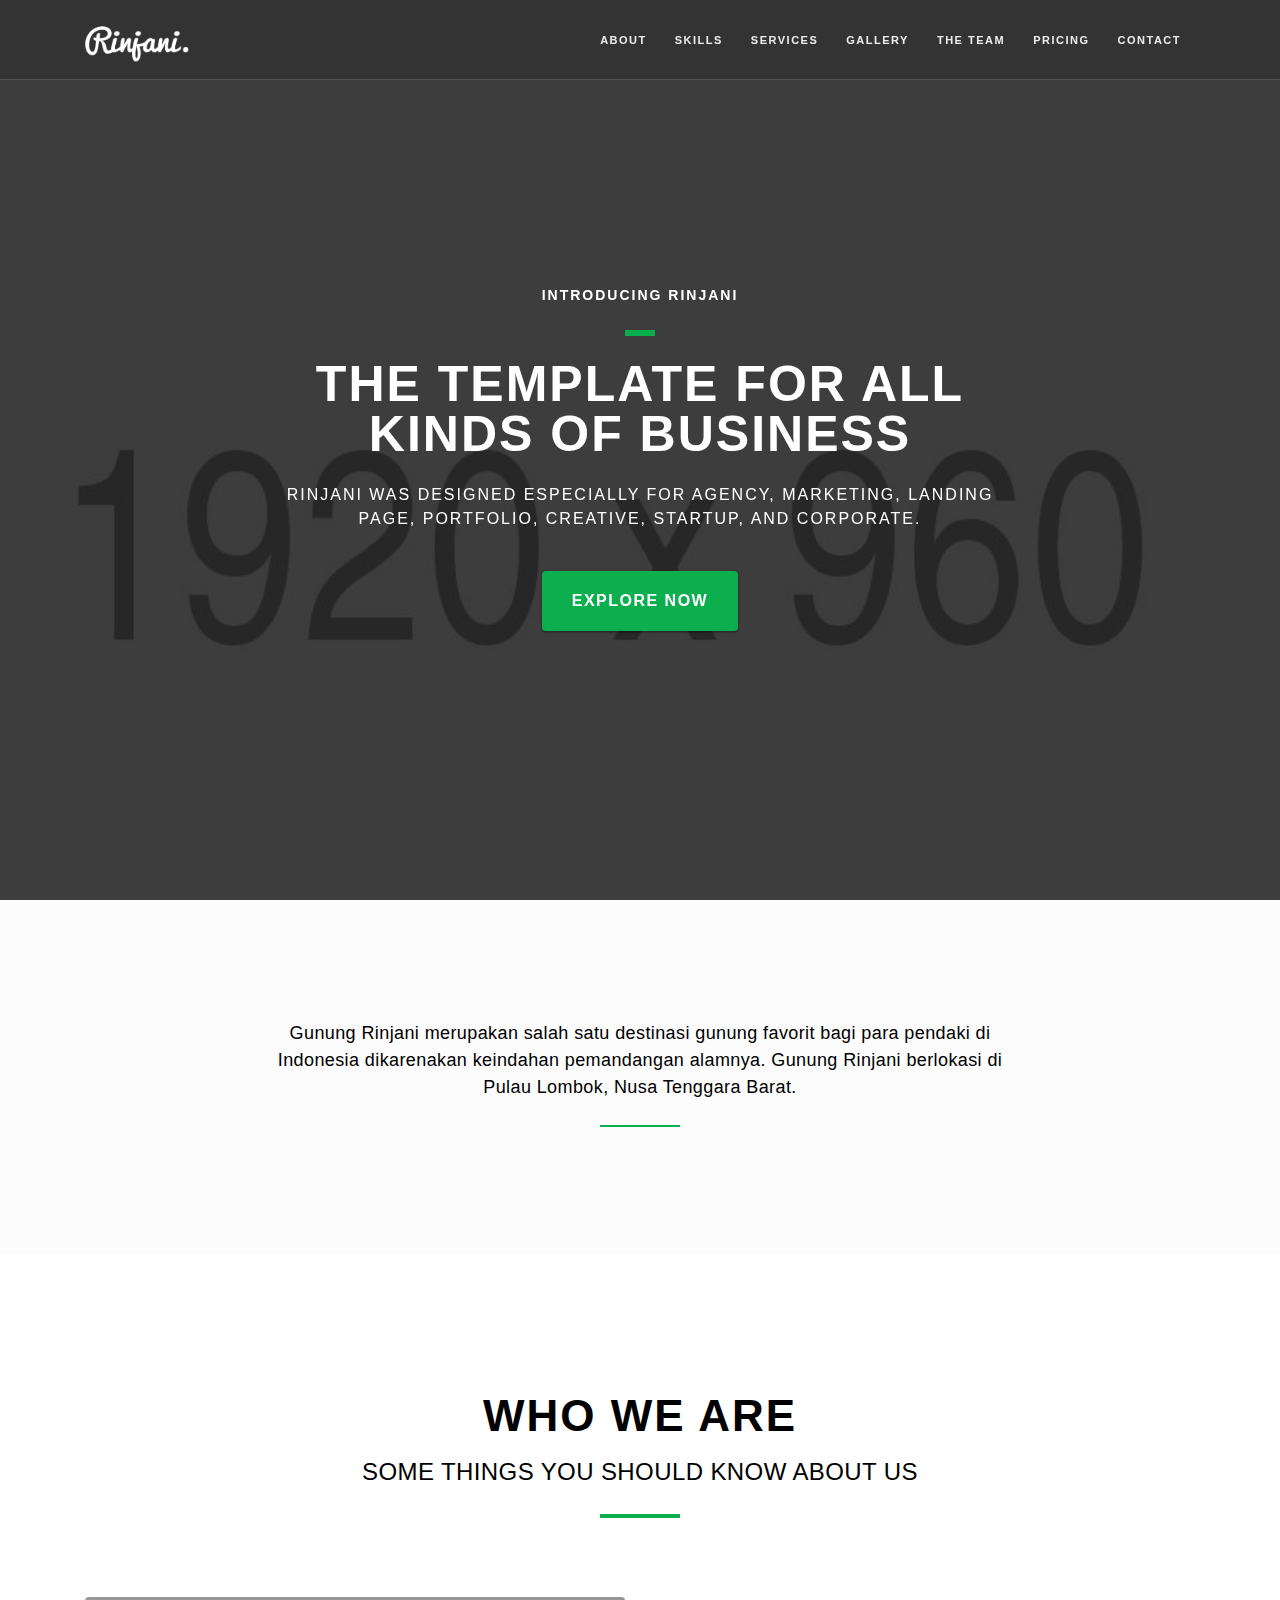
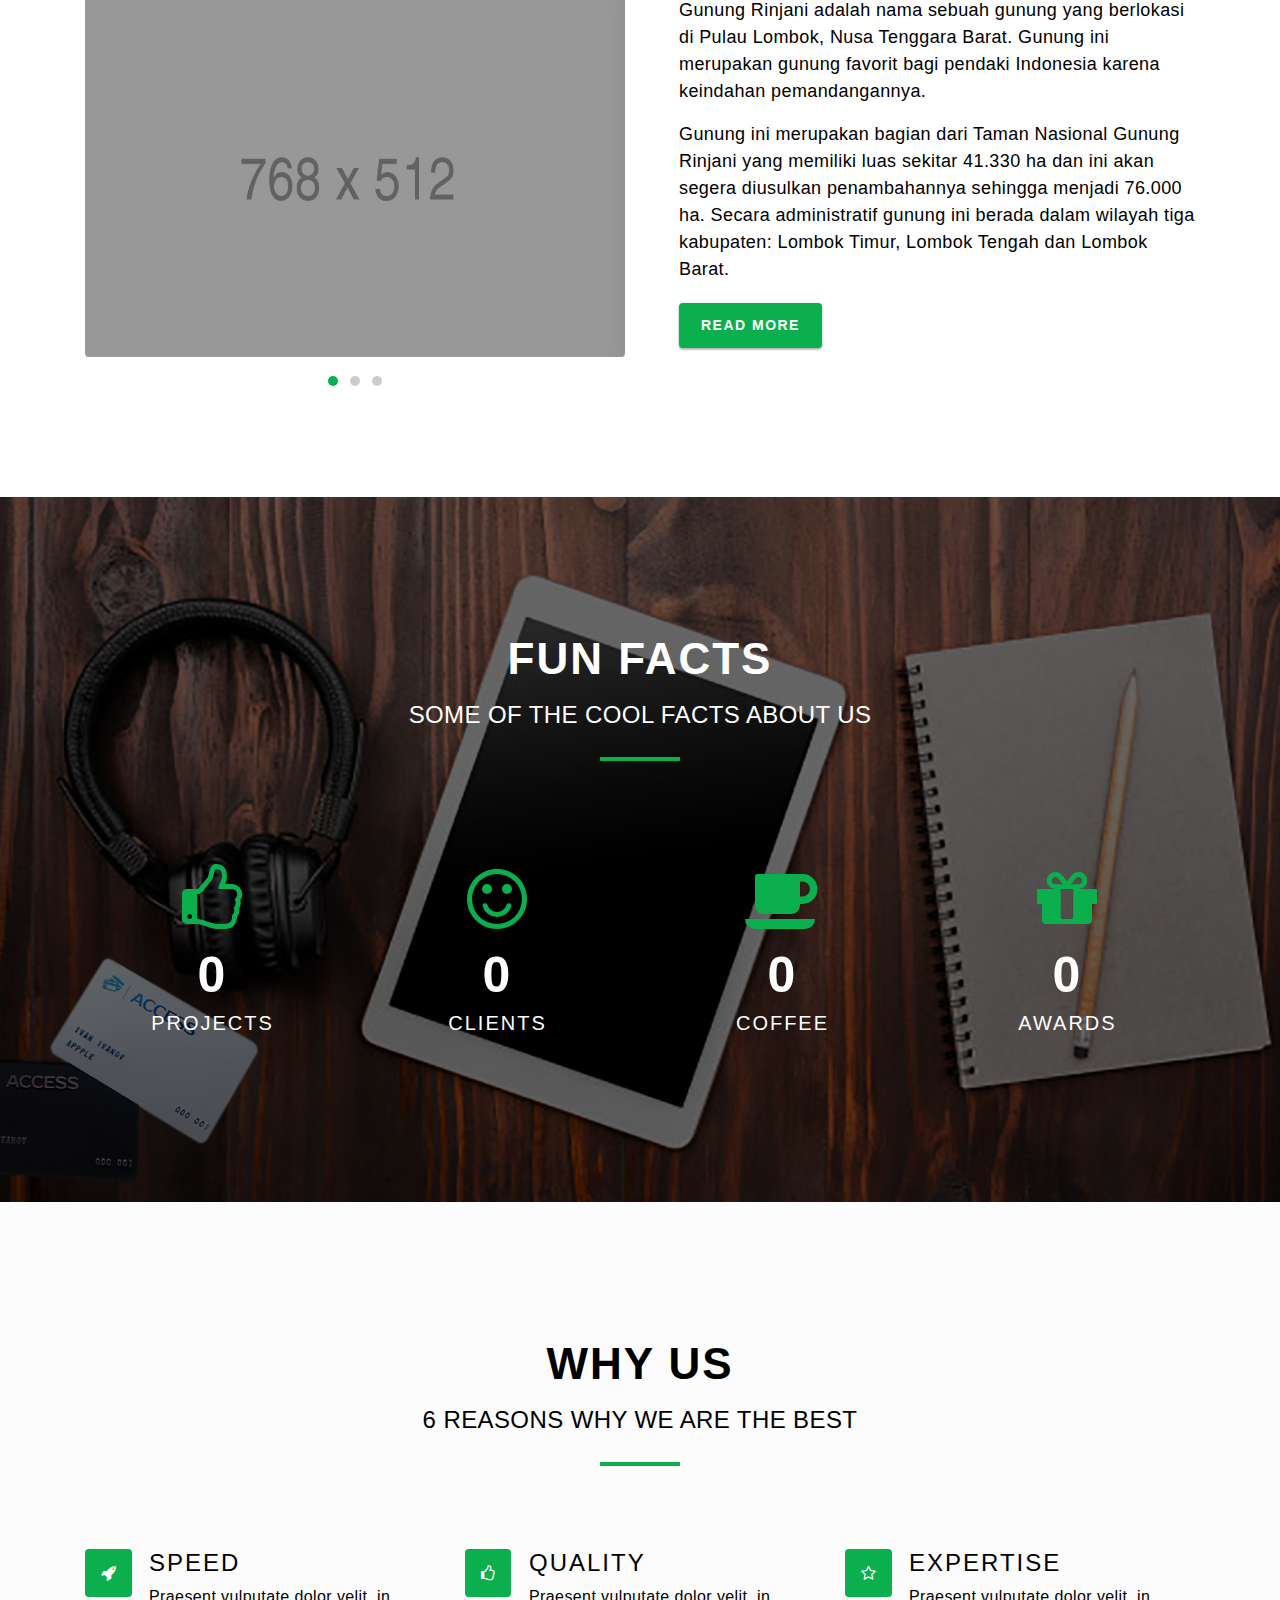
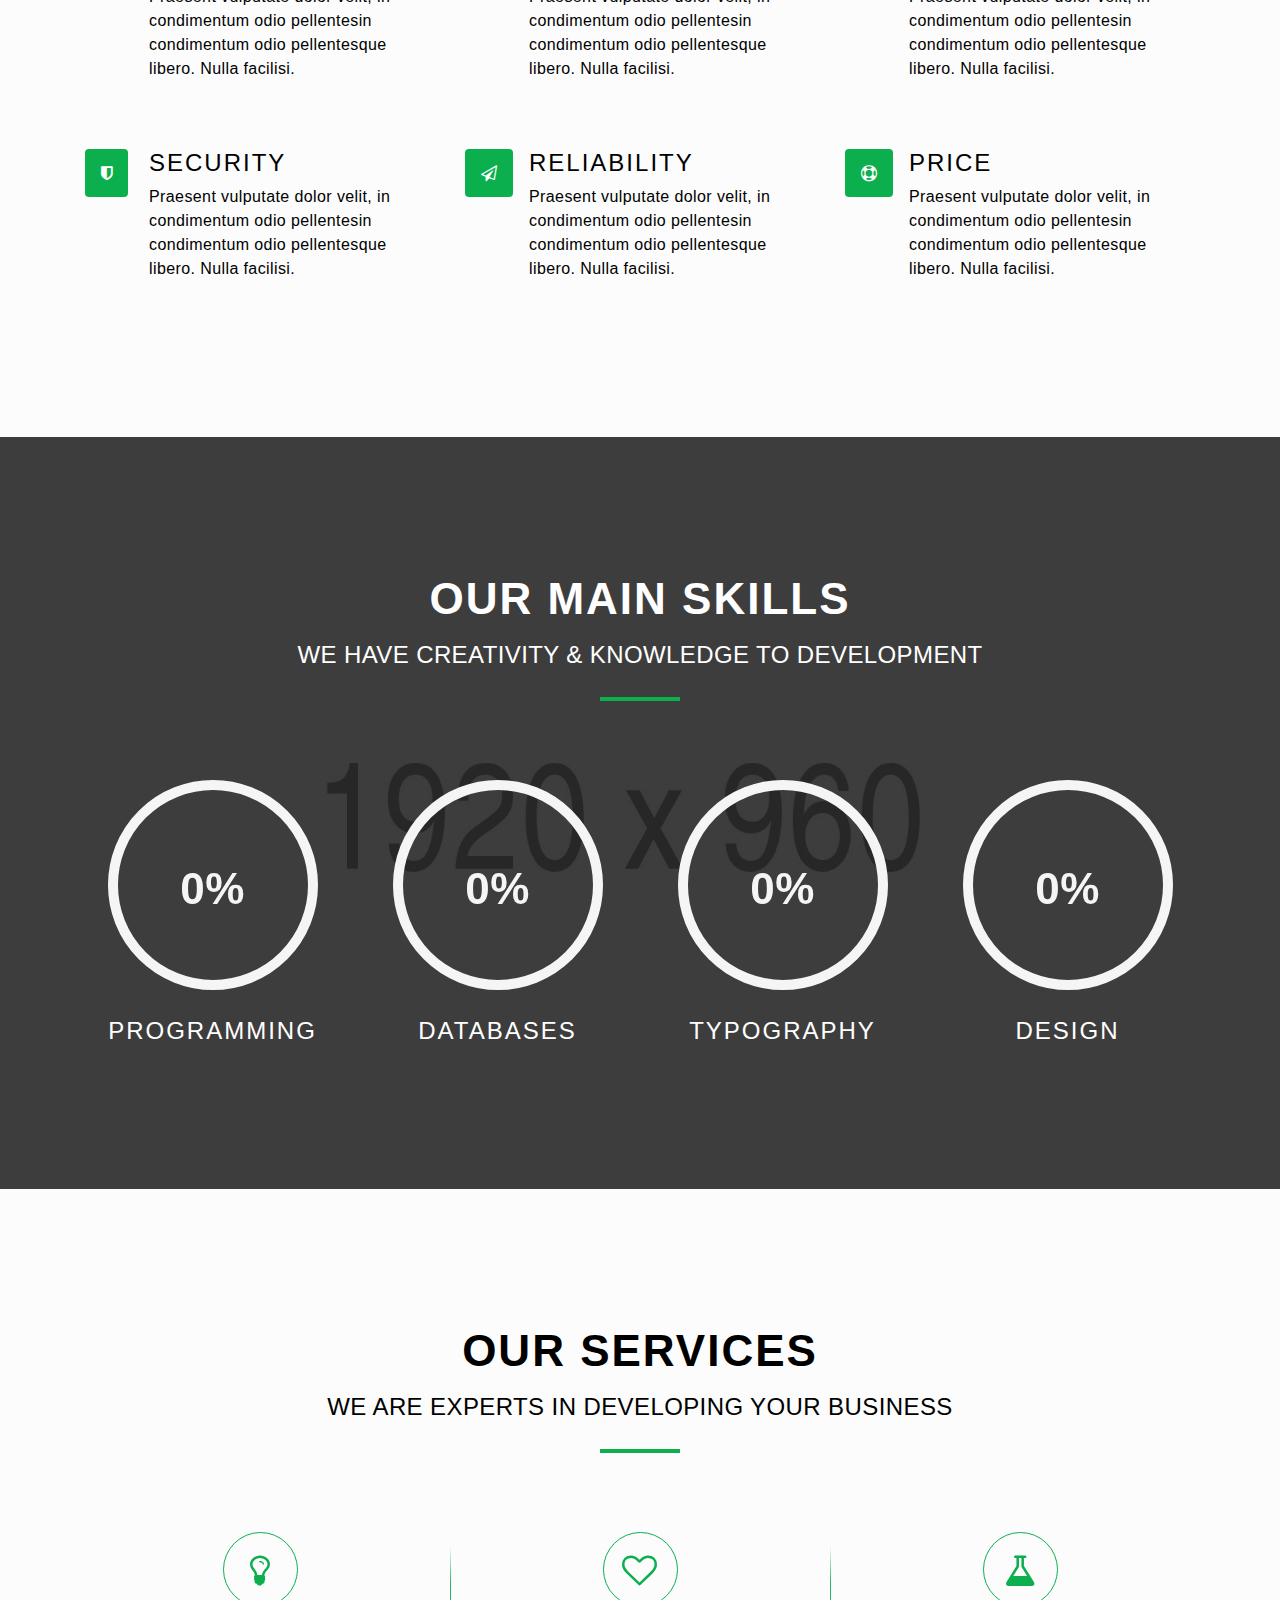
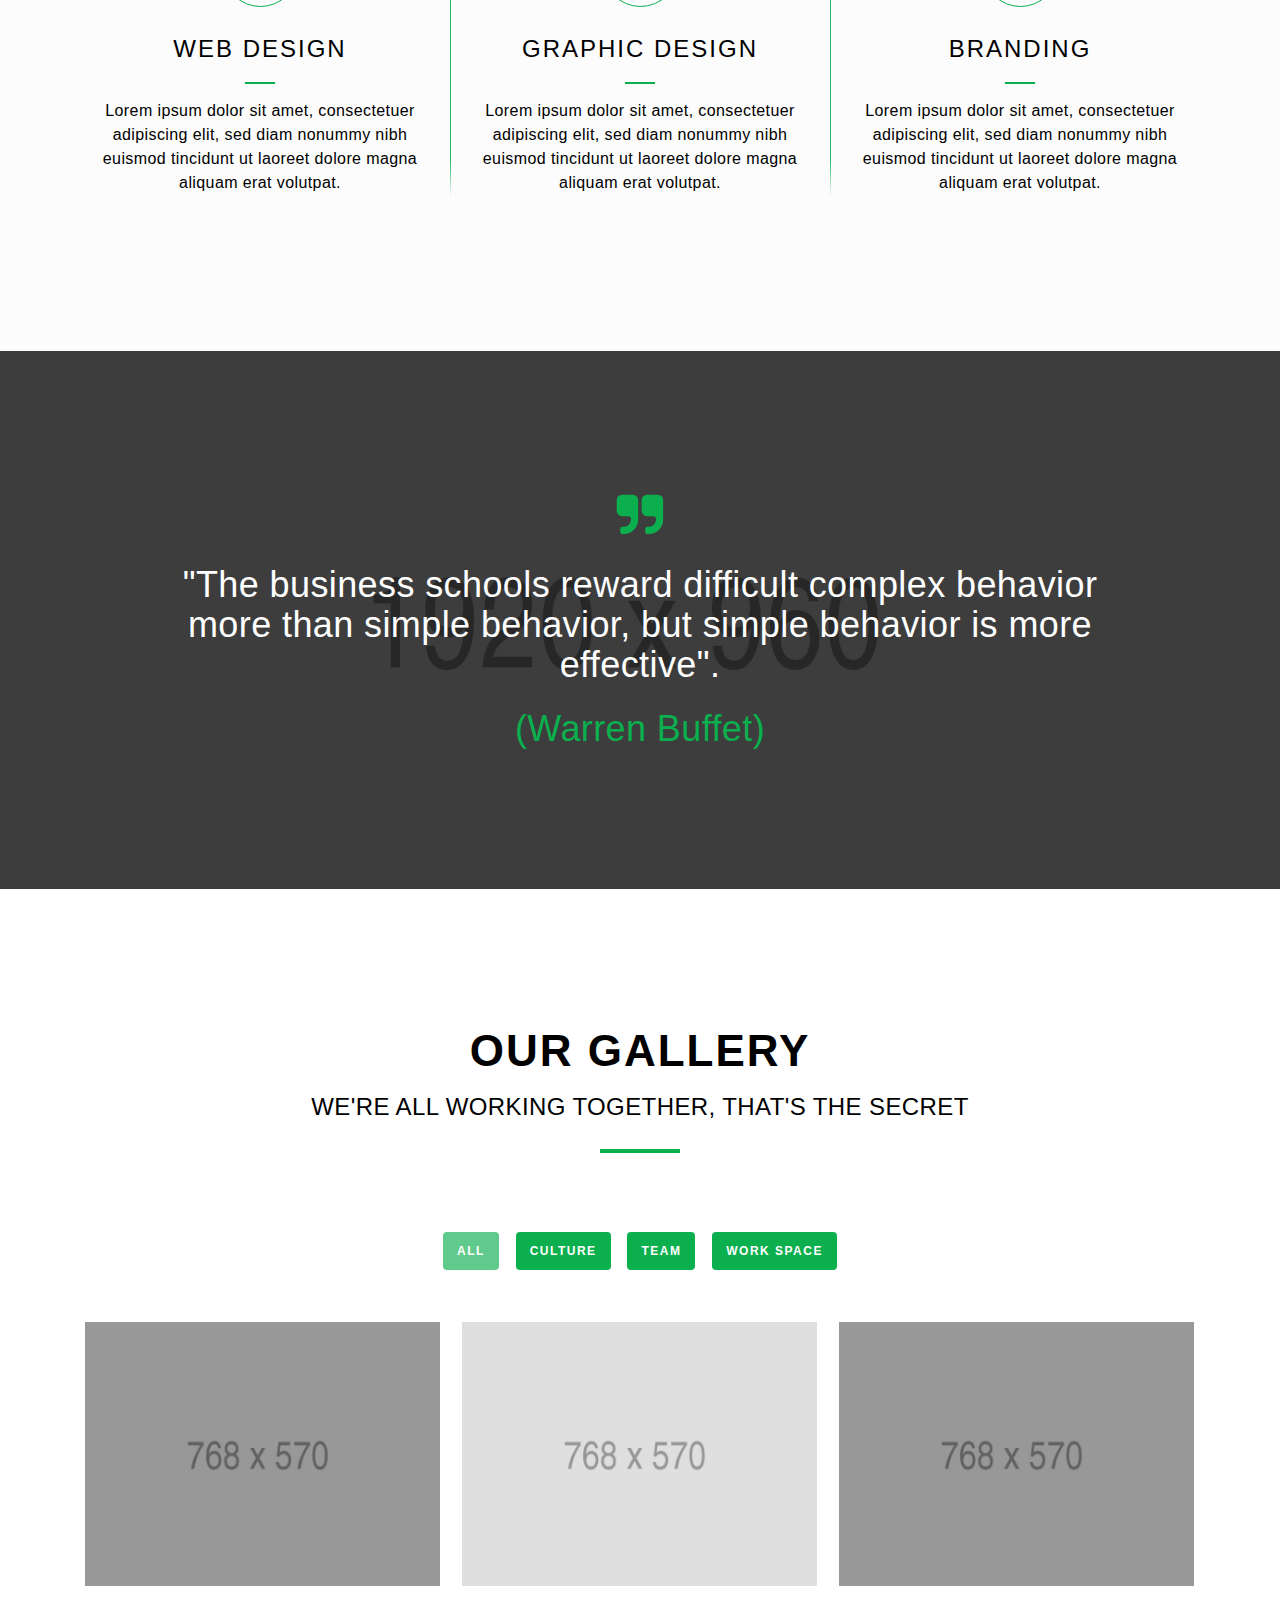
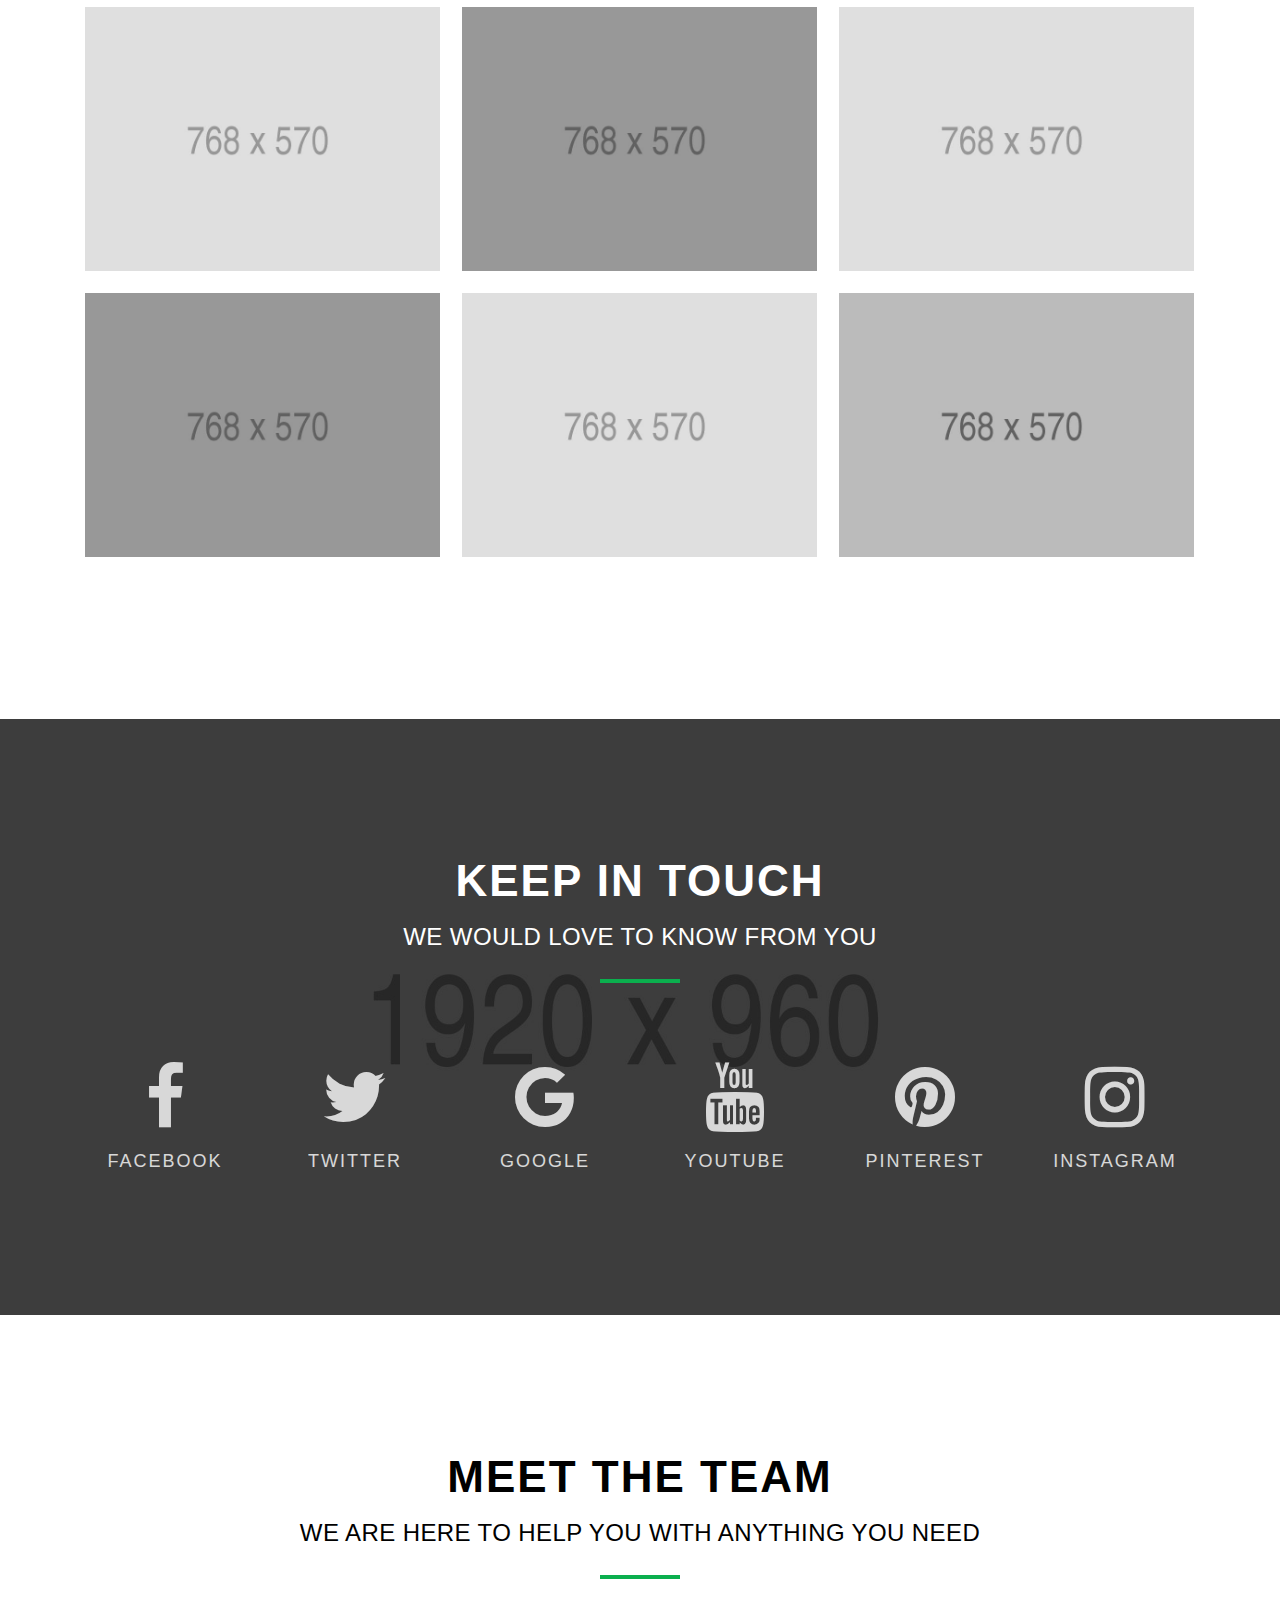
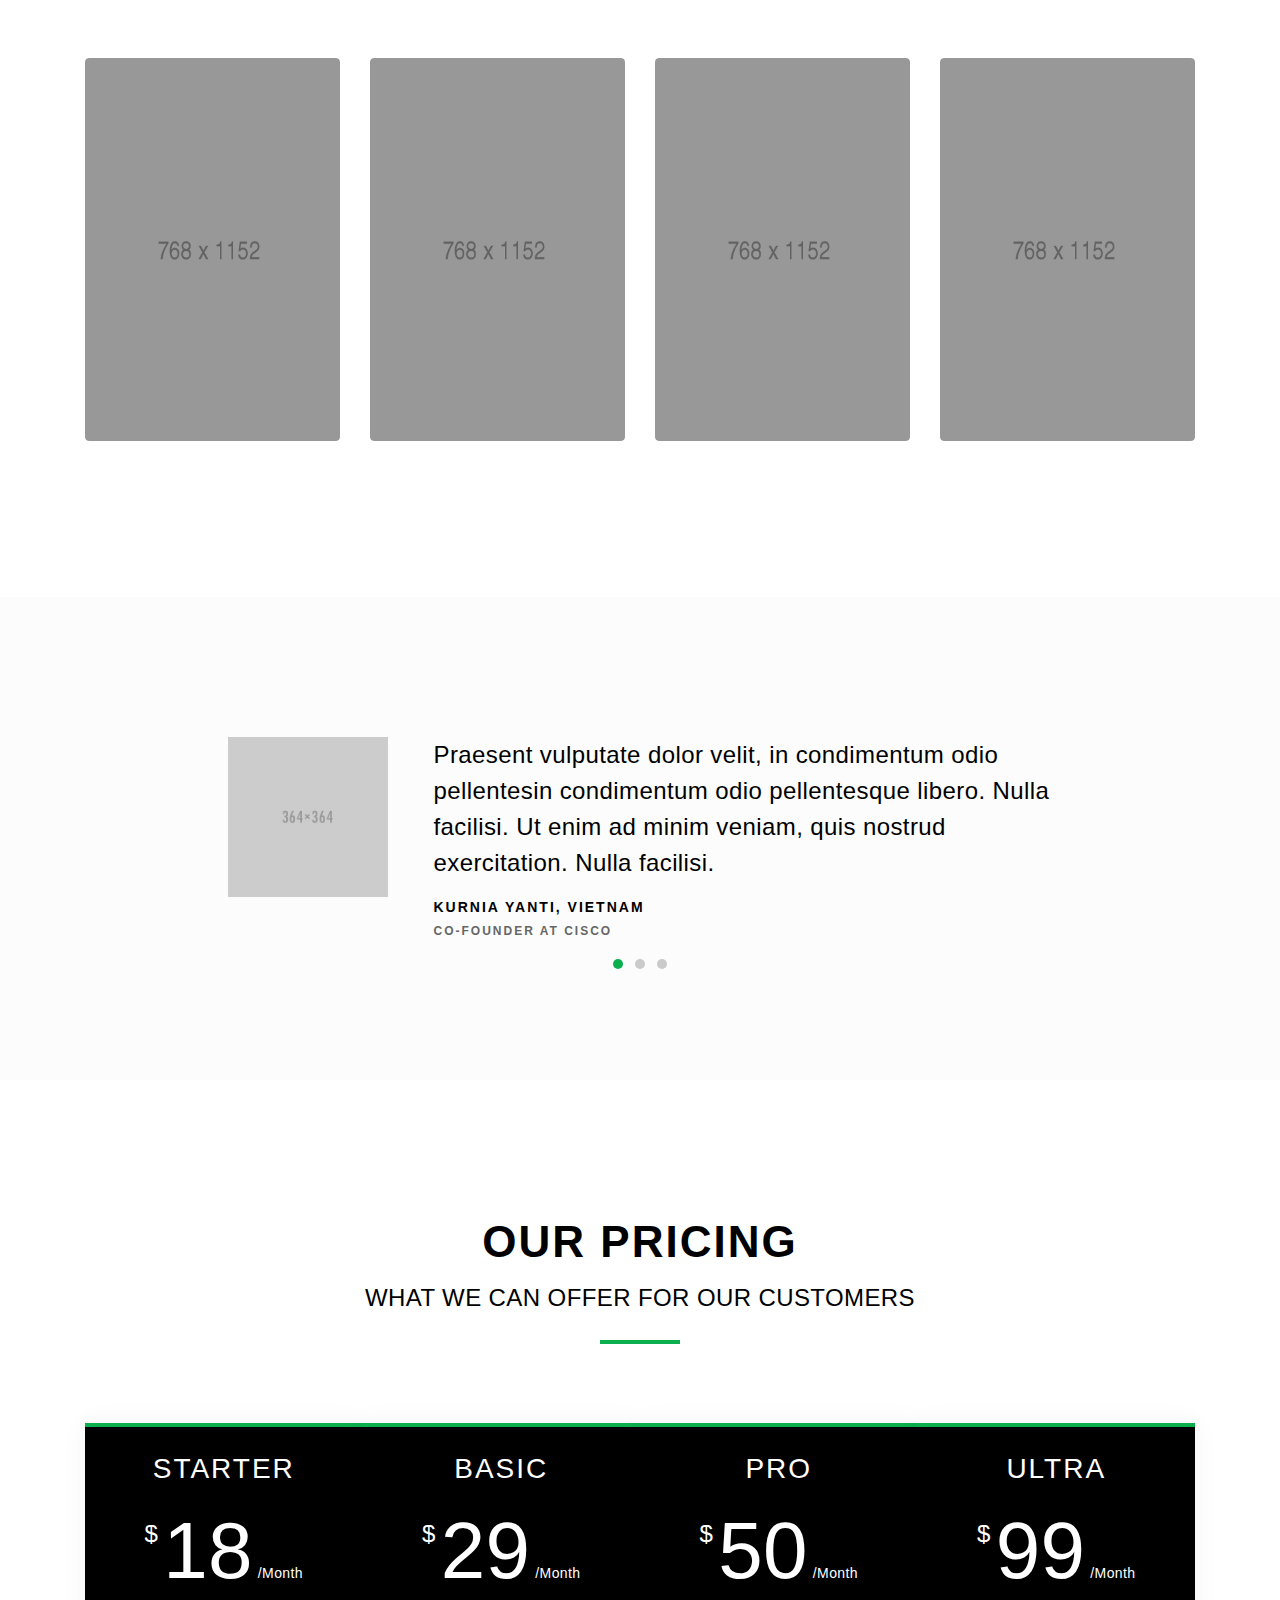
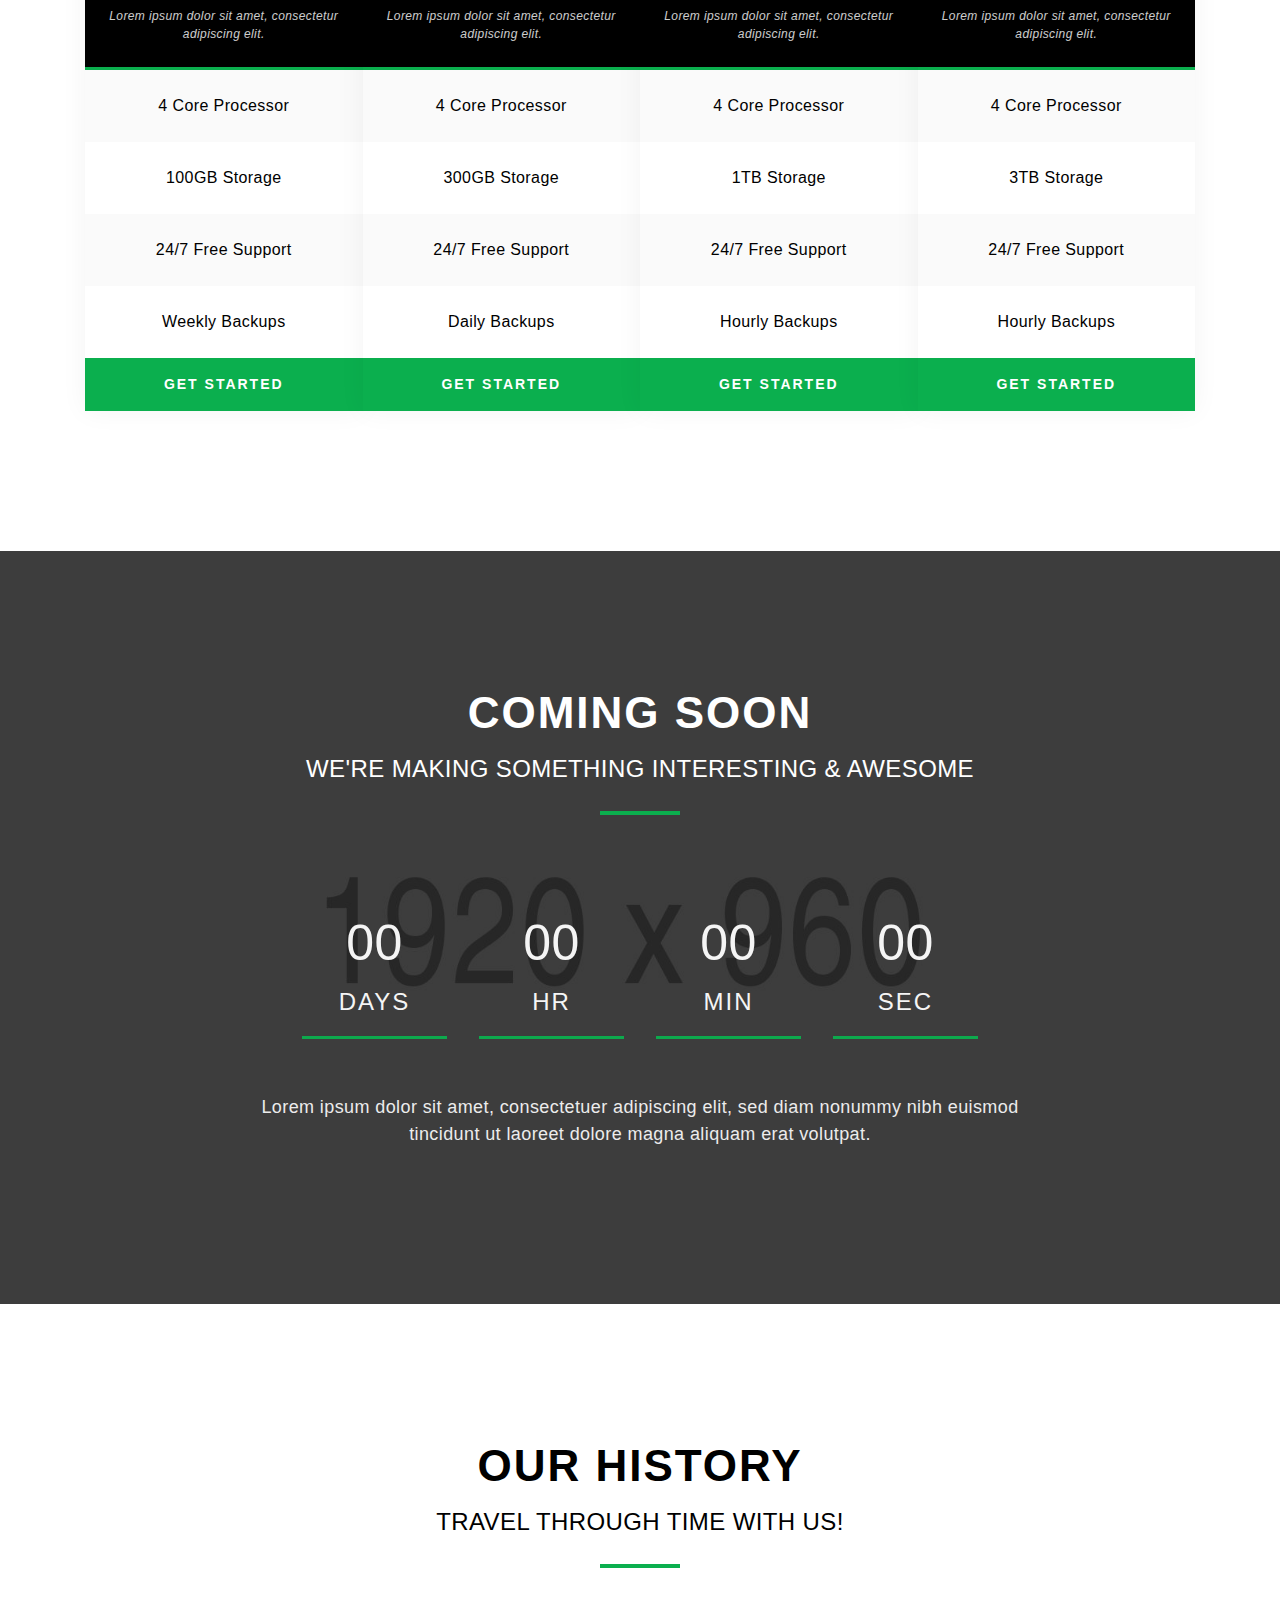
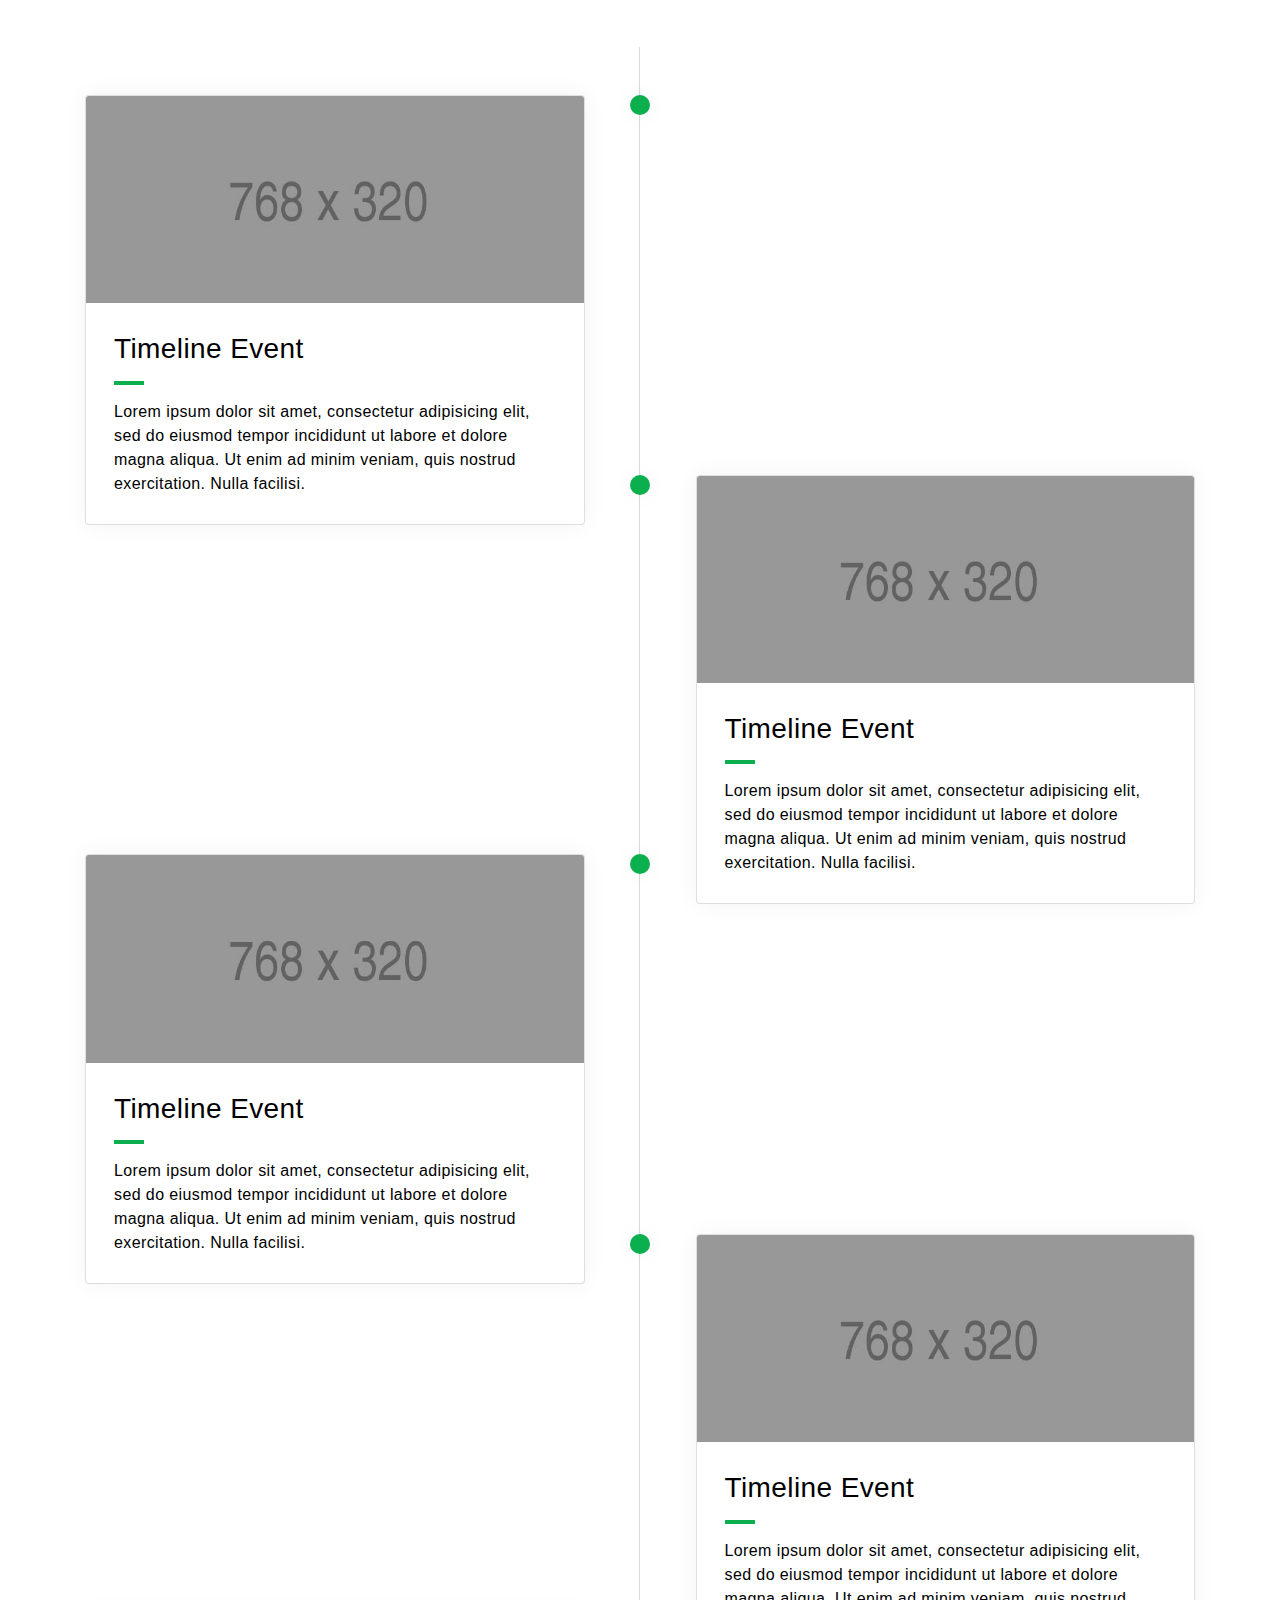
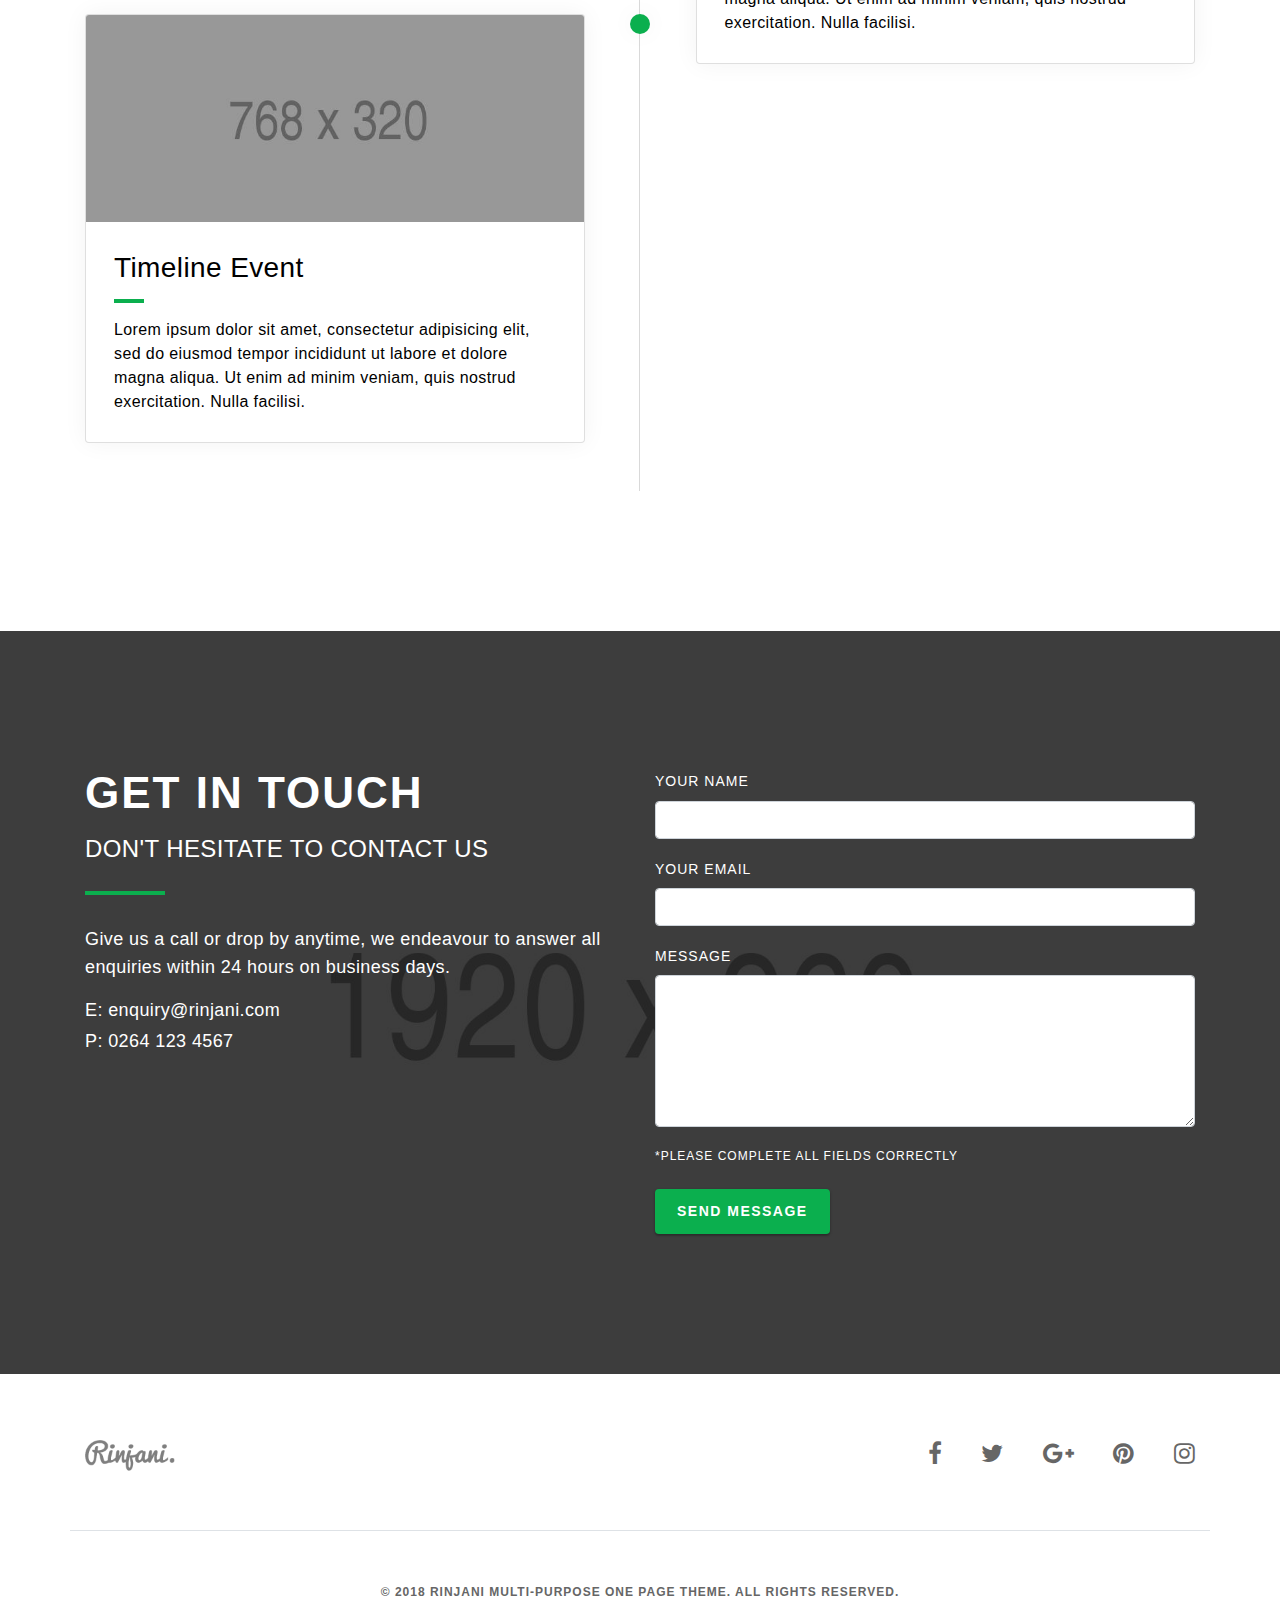
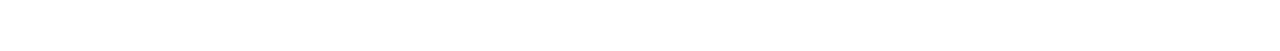
<file: home-background-parallax.html>
<!DOCTYPE html>
<html lang="en">
    <head>
        <title>Rinjani - Multi-Purpose One Page Theme</title>
        <meta name="description" content=""/>
        <meta name="keywords" content=""/>
        <meta charset="utf-8">
        <meta name="viewport" content="width=device-width, initial-scale=1, shrink-to-fit=no">
        <meta http-equiv="X-UA-Compatible" content="IE=edge" />
        
        <!-- Bootstrap CSS -->
        <link href="assets/css/bootstrap.min.css" rel="stylesheet" type="text/css">
        
        <!-- Font Awesome CSS -->
        <link href="assets/css/font-awesome.min.css" rel="stylesheet" type="text/css">
        
        <!-- Include all css plugins (below), or include individual files as needed -->
        <link href="assets/css/flickity.min.css" rel="stylesheet" type="text/css">
        <link href="assets/css/magnific-popup.css" rel="stylesheet" type="text/css">
        
        <!-- Theme CSS -->
        <link href="assets/css/theme.css" rel="stylesheet" type="text/css">
        <link href="assets/css/style.css" rel="stylesheet" type="text/css">
        
        <!-- Color Scheme CSS -->
        <link href="assets/css/color_green.css" rel="stylesheet" type="text/css">
    </head>
    <body id="page-top">
        
        <!-- Header Start -->
        <header class="header-dark fixed-top">
            <div class="container">
                <div class="row">
                    <div class="col-lg-3 navbar-header">
                        <a class="navbar-brand page-scroll" href="#page-top">
                            <img src="assets/images/logo-text-black.png" alt="" class="logo-text-dark">
                            <img src="assets/images/logo-text-white.png" alt="" class="logo-text-light">
                        </a>
                        
                        <button class="navbar-toggler" type="button" data-toggle="collapse" data-target="#navbar-header" aria-controls="navbar-header" aria-expanded="false" aria-label="Toggle navigation">
                            <span class="navbar-toggler-icon"></span>
                        </button>
                    </div>
                    <!-- //.col-lg-3 -->
                    
                    <div class="col-lg-9 navbar-wrapper justify-content-end">
                        <div id="navigation" class="navbar navbar-expand-lg">
                            <div class="collapse navbar-collapse" id="navbar-header">
                                <ul class="navbar-nav">
                                    <li class="nav-item">
                                        <a class="nav-link page-scroll" href="#about">About</a>
                                    </li>
                                    <li class="nav-item">
                                        <a class="nav-link page-scroll" href="#skills">Skills</a>
                                    </li>
                                    <li class="nav-item">
                                        <a class="nav-link page-scroll" href="#services">Services</a>
                                    </li>
                                    <li class="nav-item">
                                        <a class="nav-link page-scroll" href="#gallery">Gallery</a>
                                    </li>
                                    <li class="nav-item">
                                        <a class="nav-link page-scroll" href="#team">The Team</a>
                                    </li>
                                    <li class="nav-item">
                                        <a class="nav-link page-scroll" href="#pricing">Pricing</a>
                                    </li>
                                    <li class="nav-item">
                                        <a class="nav-link page-scroll" href="#contact">Contact</a>
                                    </li>
                                </ul>
                            </div>
                            <!-- //.navbar-collapse -->
                        </div>
                        <!-- //.navbar -->
                    </div>
                    <!-- //.col-lg-9 -->
                </div>
                <!-- //.row -->
            </div>
            <!-- //.container -->
        </header>
        <!-- //Header End -->
        
        
        <!-- Section - Home Start -->
        <section id="home-bg-parallax" class="h-100 overflow-hidden p-0 w-100">
            <!-- BG Parallax -->
            <div class="bg-parallax bg-overlay-black-6"></div>
            
            <div class="h-100 left-0 position-absolute top-0 w-100">
                <div class="container h-100">
                    <div class="row align-items-center h-100 justify-content-center">
                        <div class="col-lg-8 pt-3 text-center">
                            <span class="d-block font-alt font-w-600 letter-spacing-2 text-medium text-uppercase text-white">
                                Introducing Rinjani
                            </span>

                            <span class="bg-base-color d-inline-block mt-4 sep-line-medium-thick"></span>

                            <h2 class="font-alt font-w-600 letter-spacing-2 mb-3 mt-3 text-uppercase text-white title-xs-extra-large title-extra-large-3">
                                The Template For All Kinds of Business
                            </h2>

                            <span class="d-block font-alt letter-spacing-2 mb-3 mt-4 text-large text-uppercase text-white">
                                Rinjani was designed especially for agency, marketing, landing page, portfolio, creative, startup, and corporate.
                            </span>

                            <a href="#about" class="page-scroll btn btn-base-color btn-large btn-shadow mr-0 mt-4">Explore Now</a>
                        </div>
                        <!-- //.col-lg-8 -->
                    </div>
                    <!-- //.row -->
                </div>
                <!-- //.container -->
            </div>
            <!-- //.h-100 -->
        </section>
        <!-- //Section - Home End -->

        
        <!-- Intro Start -->
        <div class="intro bg-gray-light p-5">
            <div class="container py-5">
                <div class="row justify-content-center py-4">
                    <div class="col-lg-8 text-center">
                        <p class="font-alt mb-0 text-xs-large text-extra-large">Gunung Rinjani merupakan salah satu destinasi gunung favorit bagi para pendaki di Indonesia dikarenakan keindahan pemandangan alamnya. Gunung Rinjani berlokasi di Pulau Lombok, Nusa Tenggara Barat.</p>
                        <span class="bg-base-color d-inline-block mt-4 sep-line-long"></span>
                    </div>
                    <!-- //.col-lg-8 -->
                </div>
                <!-- //.row -->
            </div>
            <!-- //.container -->
        </div>
        <!-- //Intro End -->
        
        
        <!-- Section - About Start -->
        <section id="about" class="bg-white">
            <div class="container">
                <div class="row justify-content-center pb-5">
                    <div class="col-lg-9 pb-lg-4 text-center">
                        <h3 class="font-alt font-w-600 letter-spacing-2 text-uppercase title-xs-small title-extra-large-2">Who We Are</h3>
                        <p class="font-alt mb-0 mt-3 text-xs-large text-uppercase title-medium">Some things you should know about us</p>
                        <span class="bg-base-color d-inline-block mt-4 sep-line-thick-long"></span>
                    </div>
                    <!-- //.col-lg-9 -->
                </div>
                <!-- //.row -->
                
                <div class="row">
                    <div class="col-lg-6">
                        <div class="carousel-custom" data-pagedots="true" data-draggable="false" data-autoplay="5000">
                            <div class="carousel-cell w-100">
                                <img src="assets/images/about-1.jpg" alt="" class="img-fluid box-shadow-shallow rounded"/>
                            </div>
                            <!-- //.carousel-cell -->
                            
                            <div class="carousel-cell w-100">
                                <img src="assets/images/about-2.jpg" alt="" class="img-fluid box-shadow-shallow rounded"/>
                            </div>
                            <!-- //.carousel-cell -->
                            
                            <div class="carousel-cell w-100">
                                <img src="assets/images/about-3.jpg" alt="" class="img-fluid box-shadow-shallow rounded"/>
                            </div>
                            <!-- //.carousel-cell -->
                        </div>
                        <!-- //.carousel-custom -->
                    </div>
                    <!-- //.col-lg-6 -->
                    
                    <div class="col-lg-6">
                        <div class="pl-lg-4 pt-5 pt-lg-0">
                            <p class="font-alt text-extra-large">Gunung Rinjani adalah nama sebuah gunung yang berlokasi di Pulau Lombok, Nusa Tenggara Barat. Gunung ini merupakan gunung favorit bagi pendaki Indonesia karena keindahan pemandangannya.</p>
                            <p class="font-alt mt-2 text-extra-large">Gunung ini merupakan bagian dari Taman Nasional Gunung Rinjani yang memiliki luas sekitar 41.330 ha dan ini akan segera diusulkan penambahannya sehingga menjadi 76.000 ha. Secara administratif gunung ini berada dalam wilayah tiga kabupaten: Lombok Timur, Lombok Tengah dan Lombok Barat. </p>
                            <a href="#fun-facts" class="page-scroll btn btn-base-color btn-shadow mt-1">Read More</a>
                        </div>
                        <!-- //.pl-lg-4 -->
                    </div>
                    <!-- //.col-lg-6 -->
                </div>
                <!-- //.row -->
            </div>
            <!-- //.container -->
        </section>
        <!-- //Section - About End -->
        
        
        <!-- Section - Fun Facts Start -->
        <section id="fun-facts" class="bg-cover bg-gray bg-overlay-black-6">
            <div class="container">
                <div class="row justify-content-center pb-5">
                    <div class="col-lg-9 pb-lg-4 text-center text-white">
                        <h3 class="font-alt font-w-600 letter-spacing-2 text-uppercase title-xs-small title-extra-large-2">Fun Facts</h3>
                        <p class="font-alt mb-0 mt-3 text-xs-large text-uppercase title-medium">Some of the cool facts about us</p>
                        <span class="bg-base-color d-inline-block mt-4 sep-line-thick-long"></span>
                    </div>
                    <!-- //.col-lg-9 -->
                </div>
                <!-- //.row -->
                
                <div class="row align-items-center justify-content-center py-4">
                    <div class="col-md-3 text-center">
                        <i class="fa fa-thumbs-o-up text-base-color title-extra-large-4"></i>
                        <span class="timer d-block font-alt font-w-600 letter-spacing-2 mt-3 text-white title-md-large title-extra-large-3" data-from="0" data-to="2780" data-speed="1500">0</span>
                        <span class="d-inline-block font-alt letter-spacing-2 mt-2 title-small text-uppercase text-white">Projects</span>
                    </div>
                    <!-- //.col-md-3 -->
                    
                    <div class="col-md-3 mt-5 mt-md-0 text-center">
                        <i class="fa fa-smile-o text-base-color title-extra-large-4"></i>
                        <span class="timer d-block font-alt font-w-600 letter-spacing-2 mt-3 text-white title-md-large title-extra-large-3" data-from="0" data-to="487" data-speed="1500">0</span>
                        <span class="d-inline-block font-alt letter-spacing-2 mt-2 title-small text-uppercase text-white">Clients</span>
                    </div>
                    <!-- //.col-md-3 -->
                    
                    <div class="col-md-3 mt-5 mt-md-0 text-center">
                        <i class="fa fa-coffee text-base-color title-extra-large-4"></i>
                        <span class="timer d-block font-alt font-w-600 letter-spacing-2 mt-3 text-white title-md-large title-extra-large-3" data-from="0" data-to="13730" data-speed="1500">0</span>
                        <span class="d-inline-block font-alt letter-spacing-2 mt-2 title-small text-uppercase text-white">Coffee</span>
                    </div>
                    <!-- //.col-md-3 -->
                    
                    <div class="col-md-3 mt-5 mt-md-0 text-center">
                        <i class="fa fa-gift text-base-color title-extra-large-4"></i>
                        <span class="timer d-block font-alt font-w-600 letter-spacing-2 mt-3 text-white title-md-large title-extra-large-3" data-from="0" data-to="154" data-speed="1500">0</span>
                        <span class="d-inline-block font-alt letter-spacing-2 mt-2 title-small text-uppercase text-white">Awards</span>
                    </div>
                    <!-- //.col-md-3 -->
                </div>
                <!-- //.row -->
            </div>
            <!-- //.container -->
        </section>
        <!-- //Section - Fun Facts End -->
        
        
        <!-- Section - Why Us Start -->
        <section id="why-us" class="bg-gray-light">
            <div class="container">
                <div class="row justify-content-center pb-5">
                    <div class="col-lg-9 pb-lg-4 text-center">
                        <h3 class="font-alt font-w-600 letter-spacing-2 text-uppercase title-xs-small title-extra-large-2">Why Us</h3>
                        <p class="font-alt mb-0 mt-3 text-xs-large text-uppercase title-medium">6 reasons why we are the best</p>
                        <span class="bg-base-color d-inline-block mt-4 sep-line-thick-long"></span>
                    </div>
                    <!-- //.col-lg-9 -->
                </div>
                <!-- //.row -->
                
                <div class="row">
                    <div class="col-md-6 col-lg-4">
                        <div class="pl-5 position-relative">
                            <i class="fa fa-rocket bg-base-color left-0 mt-1 p-3 position-absolute top-0 rounded text-white"></i>
                            <div class="ml-3">
                                <span class="d-block font-alt letter-spacing-2 title-medium text-uppercase">Speed</span>
                                <p class="mt-1 text-large">Praesent vulputate dolor velit, in condimentum odio pellentesin condimentum odio pellentesque libero. Nulla facilisi.</p>
                            </div>
                            <!-- //.ml-3 -->
                        </div>
                        <!-- //.pl-5 -->
                    </div>
                    <!-- //.md-6 -->
                    
                    <div class="col-md-6 col-lg-4 mt-5 mt-md-0">
                        <div class="pl-5 position-relative">
                            <i class="fa fa-thumbs-o-up bg-base-color left-0 mt-1 p-3 position-absolute top-0 rounded text-white"></i>
                            <div class="ml-3">
                                <span class="d-block font-alt letter-spacing-2 title-medium text-uppercase">Quality</span>
                                <p class="mt-1 text-large">Praesent vulputate dolor velit, in condimentum odio pellentesin condimentum odio pellentesque libero. Nulla facilisi.</p>
                            </div>
                            <!-- //.ml-3 -->
                        </div>
                        <!-- //.pl-5 -->
                    </div>
                    <!-- //.md-6 -->
                    
                    <div class="col-md-6 col-lg-4 mt-5 mt-lg-0">
                        <div class="pl-5 position-relative">
                            <i class="fa fa-star-o bg-base-color left-0 mt-1 p-3 position-absolute top-0 rounded text-white"></i>
                            <div class="ml-3">
                                <span class="d-block font-alt letter-spacing-2 title-medium text-uppercase">Expertise</span>
                                <p class="mt-1 text-large">Praesent vulputate dolor velit, in condimentum odio pellentesin condimentum odio pellentesque libero. Nulla facilisi.</p>
                            </div>
                            <!-- //.ml-3 -->
                        </div>
                        <!-- //.pl-5 -->
                    </div>
                    <!-- //.md-6 -->
                    
                    <div class="col-md-6 col-lg-4 mt-5">
                        <div class="pl-5 position-relative">
                            <i class="fa fa-shield bg-base-color left-0 mt-1 p-3 position-absolute top-0 rounded text-white"></i>
                            <div class="ml-3">
                                <span class="d-block font-alt letter-spacing-2 title-medium text-uppercase">Security</span>
                                <p class="mt-1 text-large">Praesent vulputate dolor velit, in condimentum odio pellentesin condimentum odio pellentesque libero. Nulla facilisi.</p>
                            </div>
                            <!-- //.ml-3 -->
                        </div>
                        <!-- //.pl-5 -->
                    </div>
                    <!-- //.md-6 -->
                    
                    <div class="col-md-6 col-lg-4 mt-5">
                        <div class="pl-5 position-relative">
                            <i class="fa fa-paper-plane-o bg-base-color left-0 mt-1 p-3 position-absolute top-0 rounded text-white"></i>
                            <div class="ml-3">
                                <span class="d-block font-alt letter-spacing-2 title-medium text-uppercase">Reliability</span>
                                <p class="mt-1 text-large">Praesent vulputate dolor velit, in condimentum odio pellentesin condimentum odio pellentesque libero. Nulla facilisi.</p>
                            </div>
                            <!-- //.ml-3 -->
                        </div>
                        <!-- //.pl-5 -->
                    </div>
                    <!-- //.md-6 -->
                    
                    <div class="col-md-6 col-lg-4 mt-5">
                        <div class="pl-5 position-relative">
                            <i class="fa fa-support bg-base-color left-0 mt-1 p-3 position-absolute top-0 rounded text-white"></i>
                            <div class="ml-3">
                                <span class="d-block font-alt letter-spacing-2 title-medium text-uppercase">Price</span>
                                <p class="mt-1 text-large">Praesent vulputate dolor velit, in condimentum odio pellentesin condimentum odio pellentesque libero. Nulla facilisi.</p>
                            </div>
                            <!-- //.ml-3 -->
                        </div>
                        <!-- //.pl-5 -->
                    </div>
                    <!-- //.md-6 -->
                </div>
                <!-- //.row -->
            </div>
            <!-- //.container -->
        </section>
        <!-- //Section - Why Us End -->
        
        
        <!-- Section - Skills Start -->
        <section id="skills" class="bg-cover bg-gray bg-overlay-black-6">
            <div class="container">
                <div class="row justify-content-center pb-5">
                    <div class="col-lg-9 pb-lg-4 text-center text-white">
                        <h3 class="font-alt font-w-600 letter-spacing-2 text-uppercase title-xs-small title-extra-large-2">Our Main Skills</h3>
                        <p class="font-alt mb-0 mt-3 text-xs-large text-uppercase title-medium">We have creativity & knowledge to development</p>
                        <span class="bg-base-color d-inline-block mt-4 sep-line-thick-long"></span>
                    </div>
                    <!-- //.col-lg-9 -->
                </div>
                <!-- //.row -->
                
                <div class="row">
                    <div class="col-md-6 col-lg-3 text-center">
                        <div class="pie-chart opacity-9-5">
                            <div class="chart font-alt text-white" data-percent="0" data-percent-update="83" data-bar-color="#0baf4e" data-track-color="#ffffff">
                                <span class="percent font-alt font-w-600 title-extra-large-2">0%</span>
                            </div>
                            <!-- //.chart -->
                        </div>
                        <!-- //.pie-chart -->
                        
                        <span class="d-block font-alt letter-spacing-2 mt-3 title-medium text-uppercase text-white">Programming</span>
                    </div>
                    <!-- //.col-md-6 -->
                    
                    <div class="col-md-6 col-lg-3 mt-5 mt-md-0 text-center">
                        <div class="pie-chart opacity-9-5">
                            <div class="chart font-alt text-white" data-percent="0" data-percent-update="51" data-bar-color="#0baf4e" data-track-color="#ffffff">
                                <span class="percent font-alt font-w-600 title-extra-large-2">0%</span>
                            </div>
                            <!-- //.chart -->
                        </div>
                        <!-- //.pie-chart -->
                        
                        <span class="d-block font-alt letter-spacing-2 mt-3 title-medium text-uppercase text-white">Databases</span>
                    </div>
                    <!-- //.col-md-6 -->
                    
                    <div class="col-md-6 col-lg-3 mt-5 mt-lg-0 text-center">
                        <div class="pie-chart opacity-9-5">
                            <div class="chart font-alt text-white" data-percent="0" data-percent-update="64" data-bar-color="#0baf4e" data-track-color="#ffffff">
                                <span class="percent font-alt font-w-600 title-extra-large-2">0%</span>
                            </div>
                            <!-- //.chart -->
                        </div>
                        <!-- //.pie-chart -->
                        
                        <span class="d-block font-alt letter-spacing-2 mt-3 title-medium text-uppercase text-white">Typography</span>
                    </div>
                    <!-- //.col-md-6 -->
                    
                    <div class="col-md-6 col-lg-3 mt-5 mt-lg-0 text-center">
                        <div class="pie-chart opacity-9-5">
                            <div class="chart font-alt text-white" data-percent="0" data-percent-update="90" data-bar-color="#0baf4e" data-track-color="#ffffff">
                                <span class="percent font-alt font-w-600 title-extra-large-2">0%</span>
                            </div>
                            <!-- //.chart -->
                        </div>
                        <!-- //.pie-chart -->
                        
                        <span class="d-block font-alt letter-spacing-2 mt-3 title-medium text-uppercase text-white">Design</span>
                    </div>
                    <!-- //.col-md-6 -->
                </div>
                <!-- //.row -->
            </div>
            <!-- //.container -->
        </section>
        <!-- //Section - Skills End -->
        
        
        <!-- Section - Services Start -->
        <section id="services" class="bg-gray-light">
            <div class="container">
                <div class="row justify-content-center pb-5">
                    <div class="col-lg-9 pb-lg-4 text-center">
                        <h3 class="font-alt font-w-600 letter-spacing-2 text-uppercase title-xs-small title-extra-large-2">Our Services</h3>
                        <p class="font-alt mb-0 mt-3 text-xs-large text-uppercase title-medium">We are experts in developing your business</p>
                        <span class="bg-base-color d-inline-block mt-4 sep-line-thick-long"></span>
                    </div>
                    <!-- //.col-lg-9 -->
                </div>
                <!-- //.row -->
                
                <div class="row">
                    <div class="col-md-4">
                        <div class="features-block text-center">
                            <div class="block-icon ease">
                                <i class="fa fa-lightbulb-o ease"></i>
                            </div>
                            <!-- //.block-icon -->
                            
                            <span class="d-block font-alt letter-spacing-2 mt-4 text-uppercase title-medium">Web Design</span>
                            <span class="bg-base-color d-inline-block mt-2 sep-line"></span>
                            <p class="mt-2 text-large">Lorem ipsum dolor sit amet, consectetuer adipiscing elit, sed diam nonummy nibh euismod tincidunt ut laoreet dolore magna aliquam erat volutpat.</p>
                        </div>
                        <!-- //.features-block -->
                    </div>
                    <!-- //.col-md-4 -->
                    
                    <div class="col-md-4 mt-5 mt-md-0">
                        <div class="features-block text-center">
                            <div class="block-icon ease">
                                <i class="fa fa-heart-o ease"></i>
                            </div>
                            <!-- //.block-icon -->
                            
                            <span class="d-block font-alt letter-spacing-2 mt-4 text-uppercase title-medium">Graphic Design</span>
                            <span class="bg-base-color d-inline-block mt-2 sep-line"></span>
                            <p class="mt-2 text-large">Lorem ipsum dolor sit amet, consectetuer adipiscing elit, sed diam nonummy nibh euismod tincidunt ut laoreet dolore magna aliquam erat volutpat.</p>
                        </div>
                        <!-- //.features-block -->
                    </div>
                    <!-- //.col-md-4 -->
                    
                    <div class="col-md-4 mt-5 mt-md-0">
                        <div class="features-block border-0 text-center">
                            <div class="block-icon ease">
                                <i class="fa fa-flask ease"></i>
                            </div>
                            <!-- //.block-icon -->
                            
                            <span class="d-block font-alt letter-spacing-2 mt-4 text-uppercase title-medium">Branding</span>
                            <span class="bg-base-color d-inline-block mt-2 sep-line"></span>
                            <p class="mt-2 text-large">Lorem ipsum dolor sit amet, consectetuer adipiscing elit, sed diam nonummy nibh euismod tincidunt ut laoreet dolore magna aliquam erat volutpat.</p>
                        </div>
                        <!-- //.features-block -->
                    </div>
                    <!-- //.col-md-4 -->
                </div>
                <!-- //.row -->
            </div>
            <!-- //.container -->
        </section>
        <!-- //Section - Services End -->
        
        
        <!-- Section - Quote Start -->
        <section id="quote" class="bg-cover bg-gray bg-overlay-black-6">
            <div class="container">
                <div class="row justify-content-center">
                    <div class="col-lg-10 text-center">
                        <i class="fa fa-quote-right text-base-color title-extra-large-3"></i>
                        <h3 class="d-block mt-4 font-alt text-white title-extra-large">"The business schools reward difficult complex behavior more than simple behavior, but simple behavior is more effective".</h3>
                        <span class="d-block mt-4 font-alt text-base-color title-extra-large">(Warren Buffet)</span>
                    </div>
                    <!-- //.col-lg-10 -->
                </div>
                <!-- //.row -->
            </div>
            <!-- //.container -->
        </section>
        <!-- //Section - Quote End -->
        
        
        <!-- Section - Gallery Start -->
        <section id="gallery" class="bg-white">
            <div class="container">
                <div class="row justify-content-center pb-5">
                    <div class="col-lg-9 pb-lg-4 text-center">
                        <h3 class="font-alt font-w-600 letter-spacing-2 text-uppercase title-xs-small title-extra-large-2">Our Gallery</h3>
                        <p class="font-alt mb-0 mt-3 text-xs-large text-uppercase title-medium">We're all working together, that's the secret</p>
                        <span class="bg-base-color d-inline-block mt-4 sep-line-thick-long"></span>
                    </div>
                    <!-- //.col-lg-9 -->
                </div>
                <!-- //.row -->
                
                <div class="row">
                    <div class="col-12">
                        <div class="gallery-filter">
                            <ul class="mb-5 p-0 text-center">
                                <li class="list-inline-item"><a href="#" data-filter="*" class="btn btn-base-color btn-small disabled mb-1 mr-1">All</a></li>
                                <li class="list-inline-item"><a href="#" data-filter=".culture" class="btn btn-base-color btn-small mb-1 mr-1">Culture</a></li>
                                <li class="list-inline-item"><a href="#" data-filter=".team" class="btn btn-base-color btn-small mb-1 mr-1">Team</a></li>
                                <li class="list-inline-item"><a href="#" data-filter=".work-space" class="btn btn-base-color btn-small mb-1 mr-0">Work Space</a></li>
                            </ul>
                        </div>
                        <!-- //.gallery-filter -->
                        
                        <div class="gallery-wrapper">
                            <div class="gallery-grid grid-col-3 gutter-medium">
                                <div class="item team">
                                    <figure>
                                        <div class="gallery-img">
                                            <img src="assets/images/gallery-1.jpg" alt="">
                                        </div>
                                        <!-- //.gallery-img -->
                                        
                                        <figcaption>
                                            <a href="assets/images/gallery-1.jpg" title="Image Caption 1">
                                                <div class="d-table">
                                                    <div class="d-table-cell align-middle">
                                                        <span class="d-block font-alt letter-spacing-2 text-extra-large text-uppercase text-white">Image Caption 1</span>
                                                    </div>
                                                    <!-- //.d-table-cell -->
                                                </div>
                                                <!-- //.d-table -->
                                            </a>
                                        </figcaption>
                                    </figure>
                                </div>
                                <!-- //.item -->
                                
                                <div class="item work-space">
                                    <figure>
                                        <div class="gallery-img">
                                            <img src="assets/images/gallery-2.jpg" alt="">
                                        </div>
                                        <!-- //.gallery-img -->
                                        
                                        <figcaption>
                                            <a href="assets/images/gallery-2.jpg" title="Image Caption 2">
                                                <div class="d-table">
                                                    <div class="d-table-cell align-middle">
                                                        <span class="d-block font-alt letter-spacing-2 text-extra-large text-uppercase text-white">Image Caption 2</span>
                                                    </div>
                                                    <!-- //.d-table-cell -->
                                                </div>
                                                <!-- //.d-table -->
                                            </a>
                                        </figcaption>
                                    </figure>
                                </div>
                                <!-- //.item -->
                                
                                <div class="item culture">
                                    <figure>
                                        <div class="gallery-img">
                                            <img src="assets/images/gallery-3.jpg" alt="">
                                        </div>
                                        <!-- //.gallery-img -->
                                        
                                        <figcaption>
                                            <a href="assets/images/gallery-3.jpg" title="Image Caption 3">
                                                <div class="d-table">
                                                    <div class="d-table-cell align-middle">
                                                        <span class="d-block font-alt letter-spacing-2 text-extra-large text-uppercase text-white">Image Caption 3</span>
                                                    </div>
                                                    <!-- //.d-table-cell -->
                                                </div>
                                                <!-- //.d-table -->
                                            </a>
                                        </figcaption>
                                    </figure>
                                </div>
                                <!-- //.item -->
                                
                                <div class="item team">
                                    <figure>
                                        <div class="gallery-img">
                                            <img src="assets/images/gallery-4.jpg" alt="">
                                        </div>
                                        <!-- //.gallery-img -->
                                        
                                        <figcaption>
                                            <a href="assets/images/gallery-4.jpg" title="Image Caption 4">
                                                <div class="d-table">
                                                    <div class="d-table-cell align-middle">
                                                        <span class="d-block font-alt letter-spacing-2 text-extra-large text-uppercase text-white">Image Caption 4</span>
                                                    </div>
                                                    <!-- //.d-table-cell -->
                                                </div>
                                                <!-- //.d-table -->
                                            </a>
                                        </figcaption>
                                    </figure>
                                </div>
                                <!-- //.item -->
                                
                                <div class="item work-space culture">
                                    <figure>
                                        <div class="gallery-img">
                                            <img src="assets/images/gallery-5.jpg" alt="">
                                        </div>
                                        <!-- //.gallery-img -->
                                        
                                        <figcaption>
                                            <a href="assets/images/gallery-5.jpg" title="Image Caption 5">
                                                <div class="d-table">
                                                    <div class="d-table-cell align-middle">
                                                        <span class="d-block font-alt letter-spacing-2 text-extra-large text-uppercase text-white">Image Caption 5</span>
                                                    </div>
                                                    <!-- //.d-table-cell -->
                                                </div>
                                                <!-- //.d-table -->
                                            </a>
                                        </figcaption>
                                    </figure>
                                </div>
                                <!-- //.item -->
                                
                                <div class="item culture">
                                    <figure>
                                        <div class="gallery-img">
                                            <img src="assets/images/gallery-6.jpg" alt="">
                                        </div>
                                        <!-- //.gallery-img -->
                                        
                                        <figcaption>
                                            <a href="assets/images/gallery-6.jpg" title="Image Caption 6">
                                                <div class="d-table">
                                                    <div class="d-table-cell align-middle">
                                                        <span class="d-block font-alt letter-spacing-2 text-extra-large text-uppercase text-white">Image Caption 6</span>
                                                    </div>
                                                    <!-- //.d-table-cell -->
                                                </div>
                                                <!-- //.d-table -->
                                            </a>
                                        </figcaption>
                                    </figure>
                                </div>
                                <!-- //.item -->
                                
                                <div class="item team work-space">
                                    <figure>
                                        <div class="gallery-img">
                                            <img src="assets/images/gallery-7.jpg" alt="">
                                        </div>
                                        <!-- //.gallery-img -->
                                        
                                        <figcaption>
                                            <a href="assets/images/gallery-7.jpg" title="Image Caption 7">
                                                <div class="d-table">
                                                    <div class="d-table-cell align-middle">
                                                        <span class="d-block font-alt letter-spacing-2 text-extra-large text-uppercase text-white">Image Caption 7</span>
                                                    </div>
                                                    <!-- //.d-table-cell -->
                                                </div>
                                                <!-- //.d-table -->
                                            </a>
                                        </figcaption>
                                    </figure>
                                </div>
                                <!-- //.item -->
                                
                                <div class="item culture">
                                    <figure>
                                        <div class="gallery-img">
                                            <img src="assets/images/gallery-8.jpg" alt="">
                                        </div>
                                        <!-- //.gallery-img -->
                                        
                                        <figcaption>
                                            <a href="assets/images/gallery-8.jpg" title="Image Caption 8">
                                                <div class="d-table">
                                                    <div class="d-table-cell align-middle">
                                                        <span class="d-block font-alt letter-spacing-2 text-extra-large text-uppercase text-white">Image Caption 8</span>
                                                    </div>
                                                    <!-- //.d-table-cell -->
                                                </div>
                                                <!-- //.d-table -->
                                            </a>
                                        </figcaption>
                                    </figure>
                                </div>
                                <!-- //.item -->
                                
                                <div class="item work-space">
                                    <figure>
                                        <div class="gallery-img">
                                            <img src="assets/images/gallery-9.jpg" alt="">
                                        </div>
                                        <!-- //.gallery-img -->
                                        
                                        <figcaption>
                                            <a href="assets/images/gallery-9.jpg" title="Image Caption 9">
                                                <div class="d-table">
                                                    <div class="d-table-cell align-middle">
                                                        <span class="d-block font-alt letter-spacing-2 text-extra-large text-uppercase text-white">Image Caption 9</span>
                                                    </div>
                                                    <!-- //.d-table-cell -->
                                                </div>
                                                <!-- //.d-table -->
                                            </a>
                                        </figcaption>
                                    </figure>
                                </div>
                                <!-- //.item -->
                            </div>
                            <!-- //.gallery-grid -->
                        </div>
                        <!-- //.gallery-wrapper -->
                    </div>
                    <!-- //.col-12 -->
                </div>
                <!-- //.row -->
            </div>
            <!-- //.container -->
        </section>
        <!-- //Section - Gallery End -->
        
        
        <!-- Section - Keep In Touch Start -->
        <section id="keep-in-touch" class="bg-cover bg-gray bg-overlay-black-6">
            <div class="container">
                <div class="row justify-content-center pb-5">
                    <div class="col-lg-9 pb-lg-4 text-center text-white">
                        <h3 class="font-alt font-w-600 letter-spacing-2 text-uppercase title-xs-small title-extra-large-2">Keep In Touch</h3>
                        <p class="font-alt mb-0 mt-3 text-xs-large text-uppercase title-medium">We would love to know from you</p>
                        <span class="bg-base-color d-inline-block mt-4 sep-line-thick-long"></span>
                    </div>
                    <!-- //.col-lg-9 -->
                </div>
                <!-- //.row -->
                
                <div class="row">
                    <div class="col-sm-6 col-md-4 col-lg-2">
                        <a href="#" class="d-block ease opacity-8 text-center text-hover-base-color text-white">
                            <i class="fa fa-facebook title-extra-large-4"></i>
                            <span class="d-block font-alt letter-spacing-2 mt-3 text-extra-large text-uppercase">Facebook</span>
                        </a>
                    </div>
                    <!-- //.col-sm-6 -->
                    
                    <div class="col-sm-6 col-md-4 col-lg-2 mt-5 mt-sm-0">
                        <a href="#" class="d-block ease opacity-8 text-center text-hover-base-color text-white">
                            <i class="fa fa-twitter title-extra-large-4"></i>
                            <span class="d-block font-alt letter-spacing-2 mt-3 text-extra-large text-uppercase">Twitter</span>
                        </a>
                    </div>
                    <!-- //.col-sm-6 -->
                    
                    <div class="col-sm-6 col-md-4 col-lg-2 mt-5 mt-md-0">
                        <a href="#" class="d-block ease opacity-8 text-center text-hover-base-color text-white">
                            <i class="fa fa-google title-extra-large-4"></i>
                            <span class="d-block font-alt letter-spacing-2 mt-3 text-extra-large text-uppercase">Google</span>
                        </a>
                    </div>
                    <!-- //.col-sm-6 -->
                    
                    <div class="col-sm-6 col-md-4 col-lg-2 mt-5 mt-lg-0">
                        <a href="#" class="d-block ease opacity-8 text-center text-hover-base-color text-white">
                            <i class="fa fa-youtube title-extra-large-4"></i>
                            <span class="d-block font-alt letter-spacing-2 mt-3 text-extra-large text-uppercase">YouTube</span>
                        </a>
                    </div>
                    <!-- //.col-sm-6 -->
                    
                    <div class="col-sm-6 col-md-4 col-lg-2 mt-5 mt-lg-0">
                        <a href="#" class="d-block ease opacity-8 text-center text-hover-base-color text-white">
                            <i class="fa fa-pinterest title-extra-large-4"></i>
                            <span class="d-block font-alt letter-spacing-2 mt-3 text-extra-large text-uppercase">Pinterest</span>
                        </a>
                    </div>
                    <!-- //.col-sm-6 -->
                    
                    <div class="col-sm-6 col-md-4 col-lg-2 mt-5 mt-lg-0">
                        <a href="#" class="d-block ease opacity-8 text-center text-hover-base-color text-white">
                            <i class="fa fa-instagram title-extra-large-4"></i>
                            <span class="d-block font-alt letter-spacing-2 mt-3 text-extra-large text-uppercase">Instagram</span>
                        </a>
                    </div>
                    <!-- //.col-sm-6 -->
                </div>
                <!-- //.row -->
            </div>
            <!-- //.container -->
        </section>
        <!-- //Section - Keep In Touch End -->
        
        
        <!-- Section - Team Start -->
        <section id="team" class="bg-white">
            <div class="container">
                <div class="row justify-content-center pb-5">
                    <div class="col-lg-9 pb-lg-4 text-center">
                        <h3 class="font-alt font-w-600 letter-spacing-2 text-uppercase title-xs-small title-extra-large-2">Meet The Team</h3>
                        <p class="font-alt mb-0 mt-3 text-xs-large text-uppercase title-medium">We are here to help you with anything you need</p>
                        <span class="bg-base-color d-inline-block mt-4 sep-line-thick-long"></span>
                    </div>
                    <!-- //.col-lg-9 -->
                </div>
                <!-- //.row -->
                
                <div class="row">
                    <div class="col-md-6 col-lg-3">
                        <figure class="team-block rounded">
                            <img src="assets/images/team-1.jpg" alt="" class="img-fluid ease rounded">
                            
                            <figcaption class="ease h-100 left-0 position-absolute rounded top-0 w-100">
                                <div class="d-table h-100 position-relative px-4 w-100">
                                    <div class="d-table-cell align-middle text-center">
                                        <span class="d-block font-alt letter-spacing-2 title-medium text-uppercase text-white">Nick Carraway</span>
                                        <span class="bg-base-color d-inline-block mt-2 sep-line-thick"></span>
                                        <span class="d-block font-alt letter-spacing-2 mt-3 text-medium text-uppercase text-white">ECD / Founder</span>
                                    </div>
                                    <!-- //.d-table-cell -->
                                </div>
                                <!-- //.d-table -->
                            </figcaption>
                        </figure>
                    </div>
                    <!-- //.col-md-6 -->
                    
                    <div class="col-md-6 col-lg-3">
                        <figure class="team-block rounded">
                            <img src="assets/images/team-2.jpg" alt="" class="img-fluid ease rounded">
                            
                            <figcaption class="ease h-100 left-0 position-absolute rounded top-0 w-100">
                                <div class="d-table h-100 position-relative px-4 w-100">
                                    <div class="d-table-cell align-middle text-center">
                                        <span class="d-block font-alt letter-spacing-2 title-medium text-uppercase text-white">Daisy Buchanan</span>
                                        <span class="bg-base-color d-inline-block mt-2 sep-line-thick"></span>
                                        <span class="d-block font-alt letter-spacing-2 mt-3 text-medium text-uppercase text-white">CEO / Co-Founder</span>
                                    </div>
                                    <!-- //.d-table-cell -->
                                </div>
                                <!-- //.d-table -->
                            </figcaption>
                        </figure>
                    </div>
                    <!-- //.col-md-6 -->
                    
                    <div class="col-md-6 col-lg-3">
                        <figure class="team-block rounded">
                            <img src="assets/images/team-3.jpg" alt="" class="img-fluid ease rounded">
                            
                            <figcaption class="ease h-100 left-0 position-absolute rounded top-0 w-100">
                                <div class="d-table h-100 position-relative px-4 w-100">
                                    <div class="d-table-cell align-middle text-center">
                                        <span class="d-block font-alt letter-spacing-2 title-medium text-uppercase text-white">Myrtle Wilson</span>
                                        <span class="bg-base-color d-inline-block mt-2 sep-line-thick"></span>
                                        <span class="d-block font-alt letter-spacing-2 mt-3 text-medium text-uppercase text-white">Creative Director</span>
                                    </div>
                                    <!-- //.d-table-cell -->
                                </div>
                                <!-- //.d-table -->
                            </figcaption>
                        </figure>
                    </div>
                    <!-- //.col-md-6 -->
                    
                    <div class="col-md-6 col-lg-3">
                        <figure class="team-block rounded">
                            <img src="assets/images/team-4.jpg" alt="" class="img-fluid ease rounded">
                            
                            <figcaption class="ease h-100 left-0 position-absolute rounded top-0 w-100">
                                <div class="d-table h-100 position-relative px-4 w-100">
                                    <div class="d-table-cell align-middle text-center">
                                        <span class="d-block font-alt letter-spacing-2 title-medium text-uppercase text-white">Catherine Kelly</span>
                                        <span class="bg-base-color d-inline-block mt-2 sep-line-thick"></span>
                                        <span class="d-block font-alt letter-spacing-2 mt-3 text-medium text-uppercase text-white">Public Relation</span>
                                    </div>
                                    <!-- //.d-table-cell -->
                                </div>
                                <!-- //.d-table -->
                            </figcaption>
                        </figure>
                    </div>
                    <!-- //.col-md-6 -->
                </div>
                <!-- //.row -->
            </div>
            <!-- //.container -->
        </section>
        <!-- //Section - Team End -->
       
        
        <!-- Section - Testimonial Start -->
        <section id="testimonial" class="bg-gray-light">
            <div class="container">
                <div id="carousel-testimonial" class="carousel-custom" data-pagedots="true" data-draggable="true" data-autoplay="false">
                    <div class="carousel-cell w-100">
                        <div class="row justify-content-center text-center text-md-left">
                            <div class="col-5 col-md-3 col-lg-2">
                                <img src="assets/images/testimonial-1.jpg" alt="" class="img-fluid">
                            </div>
                            <!-- //.col-5 -->
                            
                            <div class="col-md-9 col-lg-7 mt-4 mt-md-0">
                                <div class="pl-lg-3">
                                    <p class="font-alt mb-0 text-xs-large text-xs-large title-medium">Praesent vulputate dolor velit, in condimentum odio pellentesin condimentum odio pellentesque libero. Nulla facilisi. Ut enim ad minim veniam, quis nostrud exercitation. Nulla facilisi.</p>
                                    <span class="d-block font-alt font-w-600 letter-spacing-2 mt-3 text-medium text-uppercase">Kurnia Yanti, Vietnam</span>
                                    <span class="d-block font-alt font-w-600 letter-spacing-2 mt-1 text-gray-dark text-small text-uppercase">Co-Founder at Cisco</span>
                                </div>
                                <!-- //.pl-lg-3 -->
                            </div>
                            <!-- //.col-md-9 -->
                        </div>
                        <!-- //.row -->
                    </div>
                    <!-- //.carousel-cell -->
                    
                    <div class="carousel-cell w-100">
                        <div class="row justify-content-center text-center text-md-left">
                            <div class="col-5 col-md-3 col-lg-2">
                                <img src="assets/images/testimonial-2.jpg" alt="" class="img-fluid">
                            </div>
                            <!-- //.col-5 -->
                            
                            <div class="col-md-9 col-lg-7 mt-4 mt-md-0">
                                <div class="pl-lg-3">
                                    <p class="font-alt mb-0 text-xs-large text-xs-large title-medium">Praesent vulputate dolor velit, in condimentum odio pellentesin condimentum odio pellentesque libero. Nulla facilisi. Ut enim ad minim veniam, quis nostrud exercitation. Nulla facilisi.</p>
                                    <span class="d-block font-alt font-w-600 letter-spacing-2 mt-3 text-medium text-uppercase">Rima Melati, Thailand</span>
                                    <span class="d-block font-alt font-w-600 letter-spacing-2 mt-1 text-gray-dark text-small text-uppercase">Creative Director at Apple</span>
                                </div>
                                <!-- //.pl-lg-3 -->
                            </div>
                            <!-- //.col-md-9 -->
                        </div>
                        <!-- //.row -->
                    </div>
                    <!-- //.carousel-cell -->
                    
                    <div class="carousel-cell w-100">
                        <div class="row justify-content-center text-center text-md-left">
                            <div class="col-5 col-md-3 col-lg-2">
                                <img src="assets/images/testimonial-3.jpg" alt="" class="img-fluid">
                            </div>
                            <!-- //.col-5 -->
                            
                            <div class="col-md-9 col-lg-7 mt-4 mt-md-0">
                                <div class="pl-lg-3">
                                    <p class="font-alt mb-0 text-xs-large text-xs-large title-medium">Praesent vulputate dolor velit, in condimentum odio pellentesin condimentum odio pellentesque libero. Nulla facilisi. Ut enim ad minim veniam, quis nostrud exercitation. Nulla facilisi.</p>
                                    <span class="d-block font-alt font-w-600 letter-spacing-2 mt-3 text-medium text-uppercase">Monika, Indonesia</span>
                                    <span class="d-block font-alt font-w-600 letter-spacing-2 mt-1 text-gray-dark text-small text-uppercase">Managet at Microsoft</span>
                                </div>
                                <!-- //.pl-lg-3 -->
                            </div>
                            <!-- //.col-md-9 -->
                        </div>
                        <!-- //.row -->
                    </div>
                    <!-- //.carousel-cell -->
                </div>
                <!-- //.carousel-custom -->    
            </div>
            <!-- //.container -->
        </section>
        <!-- //Section - Testimonial End -->
        
        
        <!-- Section - Pricing Start -->
        <section id="pricing" class="bg-white">
            <div class="container">
                <div class="row justify-content-center pb-5">
                    <div class="col-lg-9 pb-lg-4 text-center">
                        <h3 class="font-alt font-w-600 letter-spacing-2 text-uppercase title-xs-small title-extra-large-2">Our Pricing</h3>
                        <p class="font-alt mb-0 mt-3 text-xs-large text-uppercase title-medium">What we can offer for our customers</p>
                        <span class="bg-base-color d-inline-block mt-4 sep-line-thick-long"></span>
                    </div>
                    <!-- //.col-lg-9 -->
                </div>
                <!-- //.row -->
                
                <div class="row m-lg-0">
                    <div class="col-md-6 col-lg-3 px-lg-0">
                        <div class="pricing border-base-color border-top border-extra-thick box-shadow text-center">
                            <div class="pricing-header bg-black border-base-color border-bottom border-medium-thick px-3 py-4">
                                <span class="d-block font-alt letter-spacing-2 text-uppercase text-white title-large">Starter</span>
                                <span class="price d-block mt-4 text-white">
                                    <span class="symbol title-medium">$</span>
                                    <span class="title-extra-large-5">18</span>
                                    <span class="text-medium">/Month</span>
                                </span>
                                <p class="opacity-8 m-0 mt-3 text-small text-white"><i>Lorem ipsum dolor sit amet, consectetur adipiscing elit.</i></p>
                            </div>
                            <!-- //.pricing-header -->

                            <div class="pricing-body">
                                <span class="bg-gray d-block p-4 text-large">4 Core Processor</span>
                                <span class="bg-white d-block p-4 text-large">100GB Storage</span>
                                <span class="bg-gray d-block p-4 text-large">24/7 Free Support</span>
                                <span class="bg-white d-block p-4 text-large">Weekly Backups</span>
                            </div>
                            <!-- //.pricing-body -->

                            <div class="pricing-footer bg-base-color">
                                <a href="#" class="d-block font-alt font-w-600 letter-spacing-2 text-medium text-uppercase text-white p-3 w-100">Get Started</a>
                            </div>
                            <!-- //.pricing-footer -->
                        </div>
                        <!-- //.pricing -->
                    </div>
                    <!-- //.col-md-6 --> 
                    
                    <div class="col-md-6 col-lg-3 mt-5 mt-md-0 px-lg-0">
                        <div class="pricing border-base-color border-top border-extra-thick box-shadow text-center">
                            <div class="pricing-header bg-black border-base-color border-bottom border-medium-thick px-3 py-4">
                                <span class="d-block font-alt letter-spacing-2 text-uppercase text-white title-large">Basic</span>
                                <span class="price d-block mt-4 text-white">
                                    <span class="symbol title-medium">$</span>
                                    <span class="title-extra-large-5">29</span>
                                    <span class="text-medium">/Month</span>
                                </span>
                                <p class="opacity-8 m-0 mt-3 text-small text-white"><i>Lorem ipsum dolor sit amet, consectetur adipiscing elit.</i></p>
                            </div>
                            <!-- //.pricing-header -->

                            <div class="pricing-body">
                                <span class="bg-gray d-block p-4 text-large">4 Core Processor</span>
                                <span class="bg-white d-block p-4 text-large">300GB Storage</span>
                                <span class="bg-gray d-block p-4 text-large">24/7 Free Support</span>
                                <span class="bg-white d-block p-4 text-large">Daily Backups</span>
                            </div>
                            <!-- //.pricing-body -->

                            <div class="pricing-footer bg-base-color">
                                <a href="#" class="d-block font-alt font-w-600 letter-spacing-2 text-medium text-uppercase text-white p-3 w-100">Get Started</a>
                            </div>
                            <!-- //.pricing-footer -->
                        </div>
                        <!-- //.pricing -->
                    </div>
                    <!-- //.col-md-6 --> 
                    
                    <div class="col-md-6 col-lg-3 mt-5 mt-lg-0 px-lg-0">
                        <div class="pricing border-base-color border-top border-extra-thick box-shadow text-center">
                            <div class="pricing-header bg-black border-base-color border-bottom border-medium-thick px-3 py-4">
                                <span class="d-block font-alt letter-spacing-2 text-uppercase text-white title-large">Pro</span>
                                <span class="price d-block mt-4 text-white">
                                    <span class="symbol title-medium">$</span>
                                    <span class="title-extra-large-5">50</span>
                                    <span class="text-medium">/Month</span>
                                </span>
                                <p class="opacity-8 m-0 mt-3 text-small text-white"><i>Lorem ipsum dolor sit amet, consectetur adipiscing elit.</i></p>
                            </div>
                            <!-- //.pricing-header -->

                            <div class="pricing-body">
                                <span class="bg-gray d-block p-4 text-large">4 Core Processor</span>
                                <span class="bg-white d-block p-4 text-large">1TB Storage</span>
                                <span class="bg-gray d-block p-4 text-large">24/7 Free Support</span>
                                <span class="bg-white d-block p-4 text-large">Hourly Backups</span>
                            </div>
                            <!-- //.pricing-body -->

                            <div class="pricing-footer bg-base-color">
                                <a href="#" class="d-block font-alt font-w-600 letter-spacing-2 text-medium text-uppercase text-white p-3 w-100">Get Started</a>
                            </div>
                            <!-- //.pricing-footer -->
                        </div>
                        <!-- //.pricing -->
                    </div>
                    <!-- //.col-md-6 -->
                    
                    <div class="col-md-6 col-lg-3 mt-5 mt-lg-0 px-lg-0">
                        <div class="pricing border-base-color border-top border-extra-thick box-shadow text-center">
                            <div class="pricing-header bg-black border-base-color border-bottom border-medium-thick px-3 py-4">
                                <span class="d-block font-alt letter-spacing-2 text-uppercase text-white title-large">Ultra</span>
                                <span class="price d-block mt-4 text-white">
                                    <span class="symbol title-medium">$</span>
                                    <span class="title-extra-large-5">99</span>
                                    <span class="text-medium">/Month</span>
                                </span>
                                <p class="opacity-8 m-0 mt-3 text-small text-white"><i>Lorem ipsum dolor sit amet, consectetur adipiscing elit.</i></p>
                            </div>
                            <!-- //.pricing-header -->

                            <div class="pricing-body">
                                <span class="bg-gray d-block p-4 text-large">4 Core Processor</span>
                                <span class="bg-white d-block p-4 text-large">3TB Storage</span>
                                <span class="bg-gray d-block p-4 text-large">24/7 Free Support</span>
                                <span class="bg-white d-block p-4 text-large">Hourly Backups</span>
                            </div>
                            <!-- //.pricing-body -->

                            <div class="pricing-footer bg-base-color">
                                <a href="#" class="d-block font-alt font-w-600 letter-spacing-2 text-medium text-uppercase text-white p-3 w-100">Get Started</a>
                            </div>
                            <!-- //.pricing-footer -->
                        </div>
                        <!-- //.pricing -->
                    </div>
                    <!-- //.col-md-6 -->
                </div>
                <!-- //.row -->
            </div>
            <!-- //.container -->
        </section>
        <!-- //Section - Pricing End -->
        
        
        <!-- Section - Coming Soon Start -->
        <section id="coming-soon" class="bg-cover bg-gray bg-overlay-black-6">
            <div class="container">
                <div class="row justify-content-center pb-5">
                    <div class="col-lg-9 pb-lg-4 text-center text-white">
                        <h3 class="font-alt font-w-600 letter-spacing-2 text-uppercase title-xs-small title-extra-large-2">Coming Soon</h3>
                        <p class="font-alt mb-0 mt-3 text-xs-large text-uppercase title-medium">We're making something interesting & awesome</p>
                        <span class="bg-base-color d-inline-block mt-4 sep-line-thick-long"></span>
                    </div>
                    <!-- //.col-lg-9 -->
                </div>
                <!-- //.row -->
                
                <div class="row justify-content-center text-center">
                    <div id="clock" data-until-date="2019/05/25" class="clock"></div>                    
                </div>
                <!-- //.row -->
                
                <div class="row justify-content-center mt-5">
                    <div class="col-lg-9 text-center">
                        <p class="opacity-9 text-extra-large text-white">Lorem ipsum dolor sit amet, consectetuer adipiscing elit, sed diam nonummy nibh euismod tincidunt ut laoreet dolore magna aliquam erat volutpat.</p>
                    </div>
                    <!-- //.col-lg-9 -->
                </div>
                <!-- //.row -->
            </div>
            <!-- //.container -->
        </section>
        <!-- //Section - Coming Soon End -->
        
        
        <!-- Section - History Start -->
        <section id="history" class="bg-white">
            <div class="container">
                <div class="row justify-content-center pb-5">
                    <div class="col-lg-9 pb-lg-4 text-center">
                        <h3 class="font-alt font-w-600 letter-spacing-2 text-uppercase title-xs-small title-extra-large-2">Our History</h3>
                        <p class="font-alt mb-0 mt-3 text-xs-large text-uppercase title-medium">Travel through time with us!</p>
                        <span class="bg-base-color d-inline-block mt-4 sep-line-thick-long"></span>
                    </div>
                    <!-- //.col-lg-9 -->
                </div>
                <!-- //.row -->
                
                <div class="row justify-content-center">
                    <div class="col">
                        <div class="timeline clearfix py-2 py-lg-5">
                            <div class="timeline-item">
                                <div class="card box-shadow">
                                    <img src="assets/images/history-1.jpg" alt="" class="card-img-top img-fluid">

                                    <div class="card-block">
                                        <div class="p-2">
                                            <h4 class="card-title font-alt m-0 title-large">Timeline Event</h4>
                                            <span class="bg-base-color d-inline-block mt-2 sep-line-thick"></span>
                                            <p class="card-text mt-2 text-large">Lorem ipsum dolor sit amet, consectetur adipisicing elit, sed do eiusmod tempor incididunt ut labore et dolore magna aliqua. Ut enim ad minim veniam, quis nostrud exercitation. Nulla facilisi.</p>
                                        </div>
                                        <!-- //.p-2 -->
                                    </div>
                                    <!-- //.card-block -->
                                </div>
                                <!-- //.card -->
                            </div>
                            <!-- //.timeline-item -->
                            
                            <div class="timeline-item timeline-inverted">
                                <div class="card box-shadow">
                                    <img src="assets/images/history-2.jpg" alt="" class="card-img-top img-fluid">

                                    <div class="card-block">
                                        <div class="p-2">
                                            <h4 class="card-title font-alt m-0 title-large">Timeline Event</h4>
                                            <span class="bg-base-color d-inline-block mt-2 sep-line-thick"></span>
                                            <p class="card-text mt-2 text-large">Lorem ipsum dolor sit amet, consectetur adipisicing elit, sed do eiusmod tempor incididunt ut labore et dolore magna aliqua. Ut enim ad minim veniam, quis nostrud exercitation. Nulla facilisi.</p>
                                        </div>
                                        <!-- //.p-2 -->
                                    </div>
                                    <!-- //.card-block -->
                                </div>
                                <!-- //.card -->
                            </div>
                            <!-- //.timeline-item -->
                            
                            <div class="timeline-item">
                                <div class="card box-shadow">
                                    <img src="assets/images/history-3.jpg" alt="" class="card-img-top img-fluid">

                                    <div class="card-block">
                                        <div class="p-2">
                                            <h4 class="card-title font-alt m-0 title-large">Timeline Event</h4>
                                            <span class="bg-base-color d-inline-block mt-2 sep-line-thick"></span>
                                            <p class="card-text mt-2 text-large">Lorem ipsum dolor sit amet, consectetur adipisicing elit, sed do eiusmod tempor incididunt ut labore et dolore magna aliqua. Ut enim ad minim veniam, quis nostrud exercitation. Nulla facilisi.</p>
                                        </div>
                                        <!-- //.p-2 -->
                                    </div>
                                    <!-- //.card-block -->
                                </div>
                                <!-- //.card -->
                            </div>
                            <!-- //.timeline-item -->
                            
                            <div class="timeline-item timeline-inverted">
                                <div class="card box-shadow">
                                    <img src="assets/images/history-4.jpg" alt="" class="card-img-top img-fluid">

                                    <div class="card-block">
                                        <div class="p-2">
                                            <h4 class="card-title font-alt m-0 title-large">Timeline Event</h4>
                                            <span class="bg-base-color d-inline-block mt-2 sep-line-thick"></span>
                                            <p class="card-text mt-2 text-large">Lorem ipsum dolor sit amet, consectetur adipisicing elit, sed do eiusmod tempor incididunt ut labore et dolore magna aliqua. Ut enim ad minim veniam, quis nostrud exercitation. Nulla facilisi.</p>
                                        </div>
                                        <!-- //.p-2 -->
                                    </div>
                                    <!-- //.card-block -->
                                </div>
                                <!-- //.card -->
                            </div>
                            <!-- //.timeline-item -->
                            
                            <div class="timeline-item">
                                <div class="card box-shadow">
                                    <img src="assets/images/history-5.jpg" alt="" class="card-img-top img-fluid">

                                    <div class="card-block">
                                        <div class="p-2">
                                            <h4 class="card-title font-alt m-0 title-large">Timeline Event</h4>
                                            <span class="bg-base-color d-inline-block mt-2 sep-line-thick"></span>
                                            <p class="card-text mt-2 text-large">Lorem ipsum dolor sit amet, consectetur adipisicing elit, sed do eiusmod tempor incididunt ut labore et dolore magna aliqua. Ut enim ad minim veniam, quis nostrud exercitation. Nulla facilisi.</p>
                                        </div>
                                        <!-- //.p-2 -->
                                    </div>
                                    <!-- //.card-block -->
                                </div>
                                <!-- //.card -->
                            </div>
                            <!-- //.timeline-item -->
                        </div>
                        <!-- //.timeline -->
                    </div>
                    <!-- //.col -->
                </div>
                <!-- //.row -->
            </div>
            <!-- //.container -->
        </section>
        <!-- //Section - History End -->
        
        
        <!-- Section - Contact Start -->
        <section id="contact" class="bg-cover bg-gray bg-overlay-black-6">
            <div class="container">
                <div class="row justify-content-center">
                    <div class="col-lg-6 text-white">
                        <h3 class="font-alt font-w-600 letter-spacing-2 text-uppercase title-xs-small title-extra-large-2">Get In Touch</h3>
                        <p class="font-alt mb-0 mt-3 text-xs-large text-uppercase title-medium">Don't hesitate to contact us</p>
                        <span class="bg-base-color d-inline-block mt-4 sep-line-thick-long"></span>
                        
                        <div class="mt-4 text-extra-large text-white">
                            <p>Give us a call or drop by anytime, we endeavour to answer all enquiries within 24 hours on business days.</p>
                            <span class="d-block">E: enquiry@rinjani.com</span>
                            <span class="d-block mt-1">P: 0264 123 4567</span>
                        </div>
                        <!-- //.mt-4 -->
                    </div>
                    <!-- //.col-lg-6 -->
                    
                    <div class="col-lg-6 mt-5 mt-lg-0">
                        <form action="contact/send_mail.php" method="post" id="form-contact">
                            <div class="form-group">
                                <span class="d-block font-alt letter-spacing-1 text-medium text-uppercase text-white">Your Name</span>
                                <input type="text" name="name" class="font-alt form-control mt-2 required" id="name" placeholder="">
                            </div>
                            <!-- //.form-group -->
                            
                            <div class="form-group">
                                <span class="d-block font-alt letter-spacing-1 text-medium text-uppercase text-white">Your Email</span>
                                <input type="email" name="email" class="font-alt form-control mt-2 required email" id="email" placeholder="">
                            </div>
                            <!-- //.form-group -->
                            
                            <div class="form-group">
                                <span class="d-block font-alt letter-spacing-1 text-medium text-uppercase text-white">Message</span>
                                <textarea name="message" class="font-alt form-control mt-2 required" id="message" rows="6" placeholder=""></textarea>
                            </div>
                            <!-- //.form-group -->
                            
                            <span class="d-block font-alt letter-spacing-1 text-small text-uppercase text-white">*Please complete all fields correctly</span>
                            <button type="submit" class="btn btn-shadow btn-base-color mt-4 text-uppercase" id="btn-form-contact">Send Message</button>
                        </form>
                    </div>
                    <!-- //.col-lg-6 -->
                </div>
                <!-- //.row -->
            </div>
            <!-- //.container -->
        </section>
        <!-- //Section - Contact End -->
        
        
        <!-- Footer Start -->
        <footer class="bg-white py-5">
            <div class="container">
                <div class="row align-items-center pb-5">
                    <div class="col-md-4 text-center text-md-left">
                        <img src="assets/images/logo-text-black.png" alt="" class="footer-logo opacity-5"/>
                    </div>
                    <!-- //.col-md-8 -->
                    
                    <div class="col-md-8">
                        <ul class="footer-icon-social mb-0 mt-4 p-0 text-center text-md-right title-xs-small title-medium">
                            <li class="list-inline-item">
                                <a href="#" class="text-gray-dark"><i class="fa fa-facebook"></i></a>
                            </li>
                            <li class="list-inline-item pl-4">
                                <a href="#" class="text-gray-dark"><i class="fa fa-twitter"></i></a>
                            </li>
                            <li class="list-inline-item pl-4">
                                <a href="#" class="text-gray-dark"><i class="fa fa-google-plus"></i></a>
                            </li>
                            <li class="list-inline-item pl-4">
                                <a href="#" class="text-gray-dark"><i class="fa fa-pinterest"></i></a>
                            </li>
                            <li class="list-inline-item pl-4">
                                <a href="#" class="text-gray-dark"><i class="fa fa-instagram"></i></a>
                            </li>
                        </ul>
                    </div>
                    <!-- //.col-md-8 -->
                </div>
                <!-- //.row -->
                
                <div class="row align-items-center border-top pt-5">
                    <div class="col text-center">
                        <span class="font-alt font-w-600 letter-spacing-1 text-gray-dark text-small text-uppercase">&copy; 2018 Rinjani Multi-Purpose One Page Theme. All rights reserved.</span>
                    </div>
                    <!-- //.col -->
                </div>
                <!-- //.row -->
            </div>
            <!-- //.container -->
        </footer>
        <!-- //Footer End -->
        
        
        <!-- Scroll to top -->
        <a href="#page-top" class="page-scroll scroll-to-top"><i class="fa fa-angle-up"></i></a>
        
        
        <!-- Main JS -->
        <script src="assets/js/jquery.min.js"></script>
        <script src="assets/js/popper.min.js"></script>
        <script src="assets/js/bootstrap.min.js"></script>
        
        <!-- Include all js plugins (below) -->
        <script src="assets/js/pace.min.js"></script>
        <script src="assets/js/jquery.easing.min.js"></script>
        <script src="assets/js/jquery.inview.min.js"></script>
        <script src="assets/js/jquery.countTo.js"></script>
        <script src="assets/js/imagesloaded.pkgd.min.js"></script>
        <script src="assets/js/flickity.pkgd.min.js"></script>
        <script src="assets/js/isotope.pkgd.min.js"></script>
        <script src="assets/js/jquery.magnific-popup.min.js"></script>
        <script src="assets/js/jquery.easypiechart.min.js"></script>
        <script src="assets/js/jquery.countdown.min.js"></script>
        <script src="assets/js/jquery.validate.min.js"></script>
        
        <!-- BG Parallax -->
        <script src="assets/js/lib/greensock/TweenMax.min.js"></script>
        <script src="assets/js/ScrollMagic.min.js"></script>
        <script src="assets/js/animation.gsap.min.js"></script>
        
        <!-- Theme JS -->
        <script src="assets/js/theme.js"></script>
        
    </body>
</html>
</file>
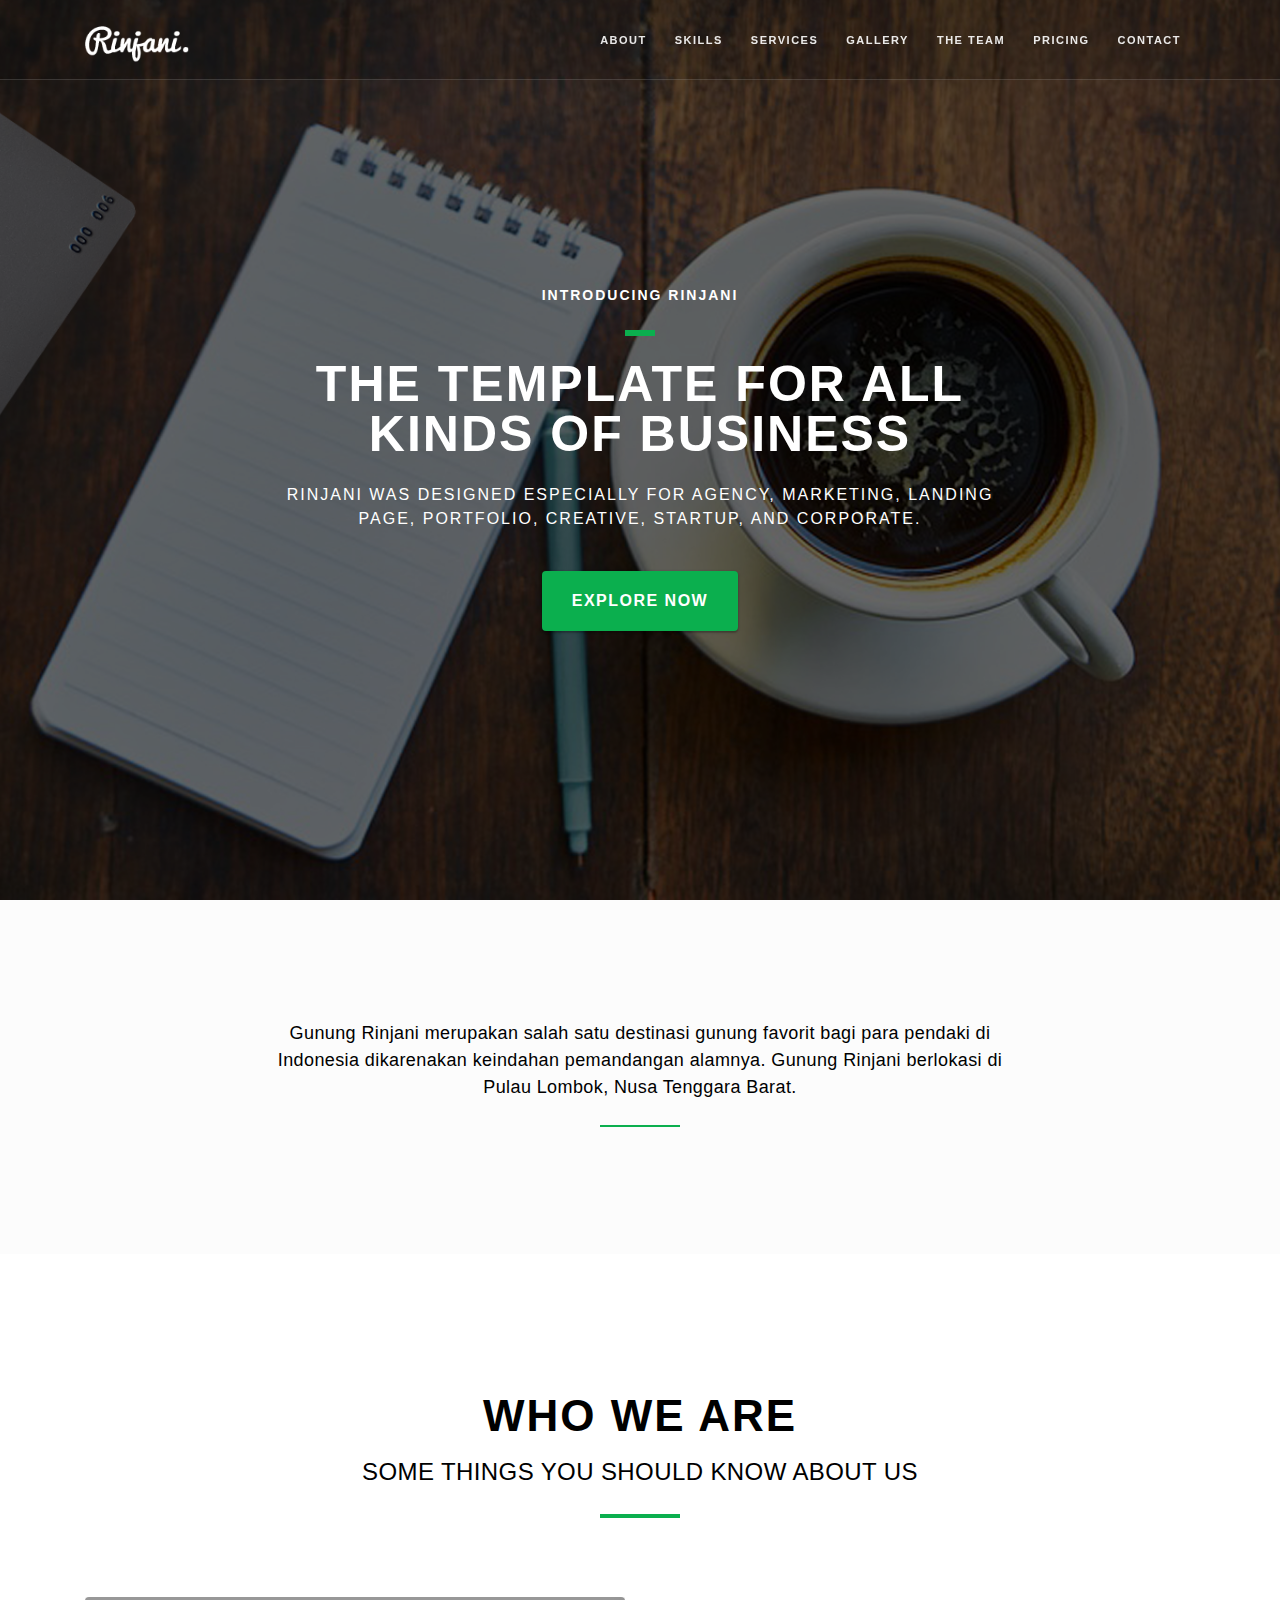
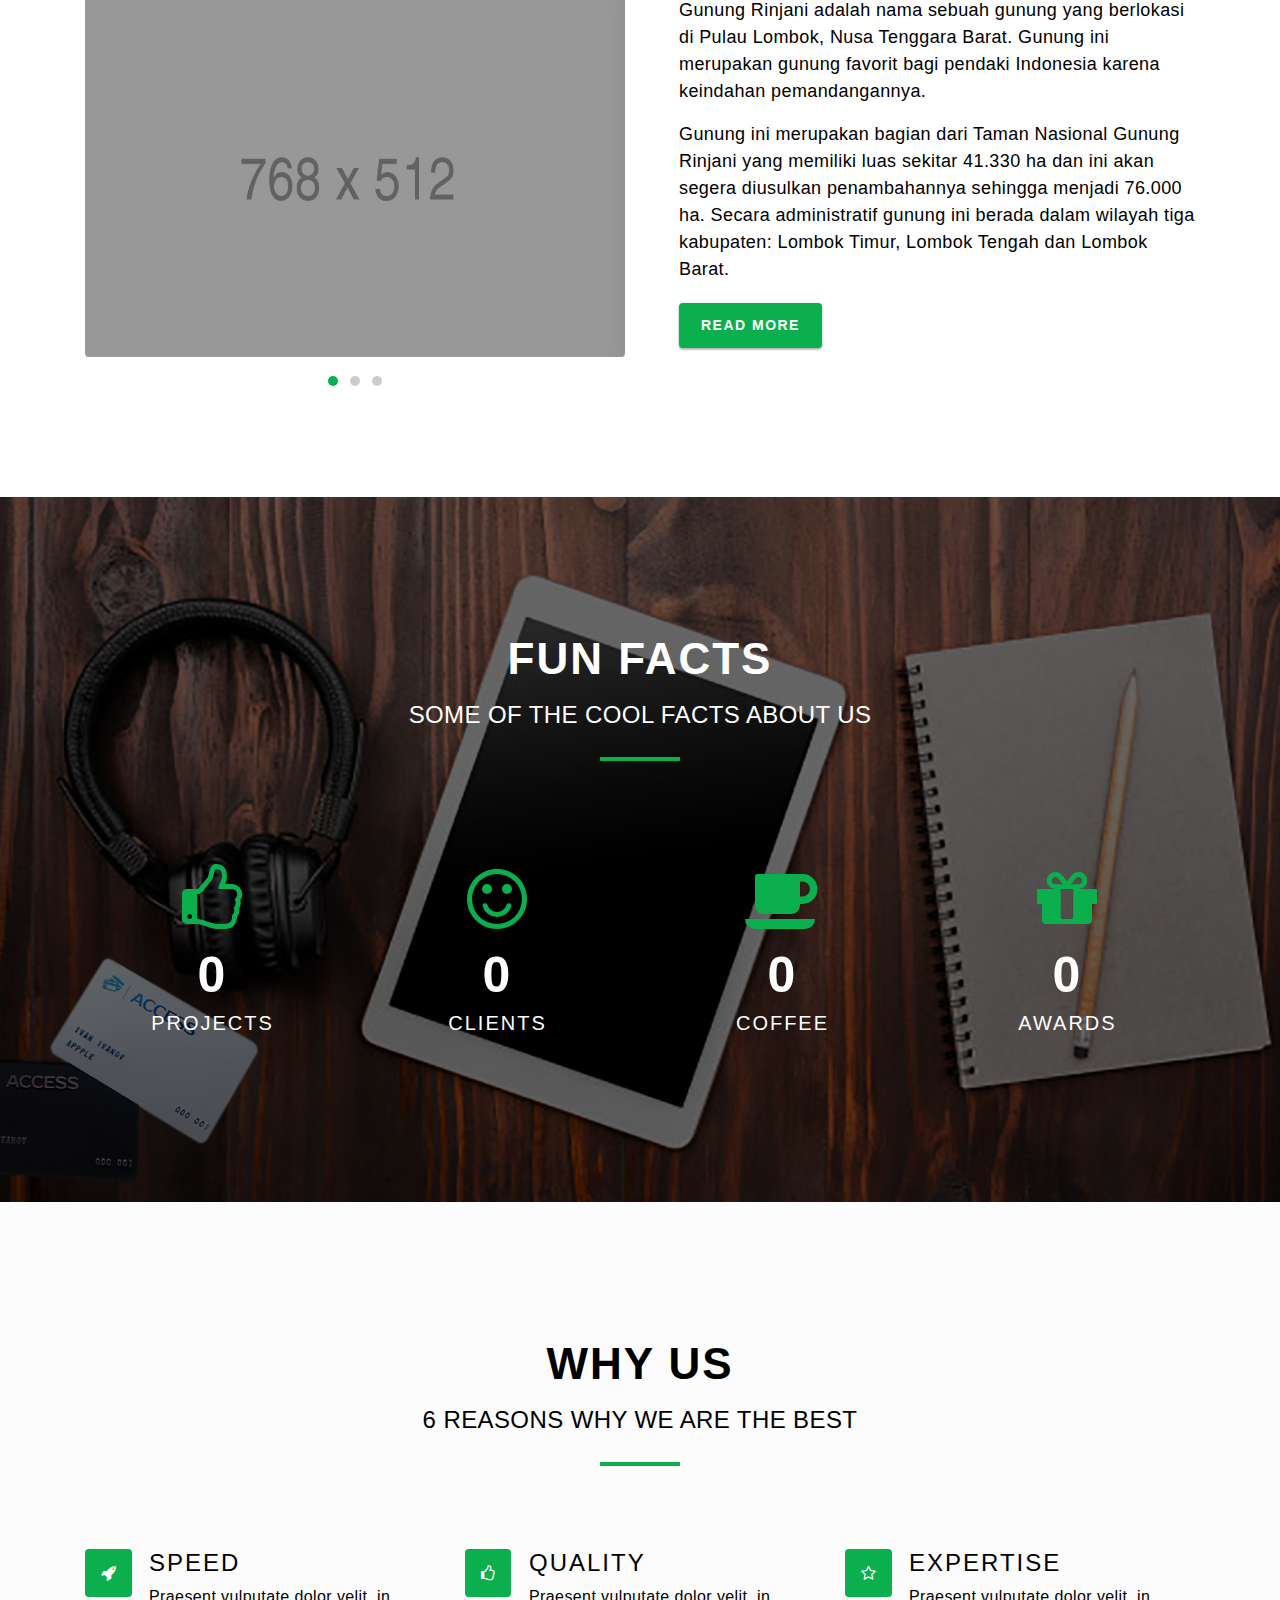
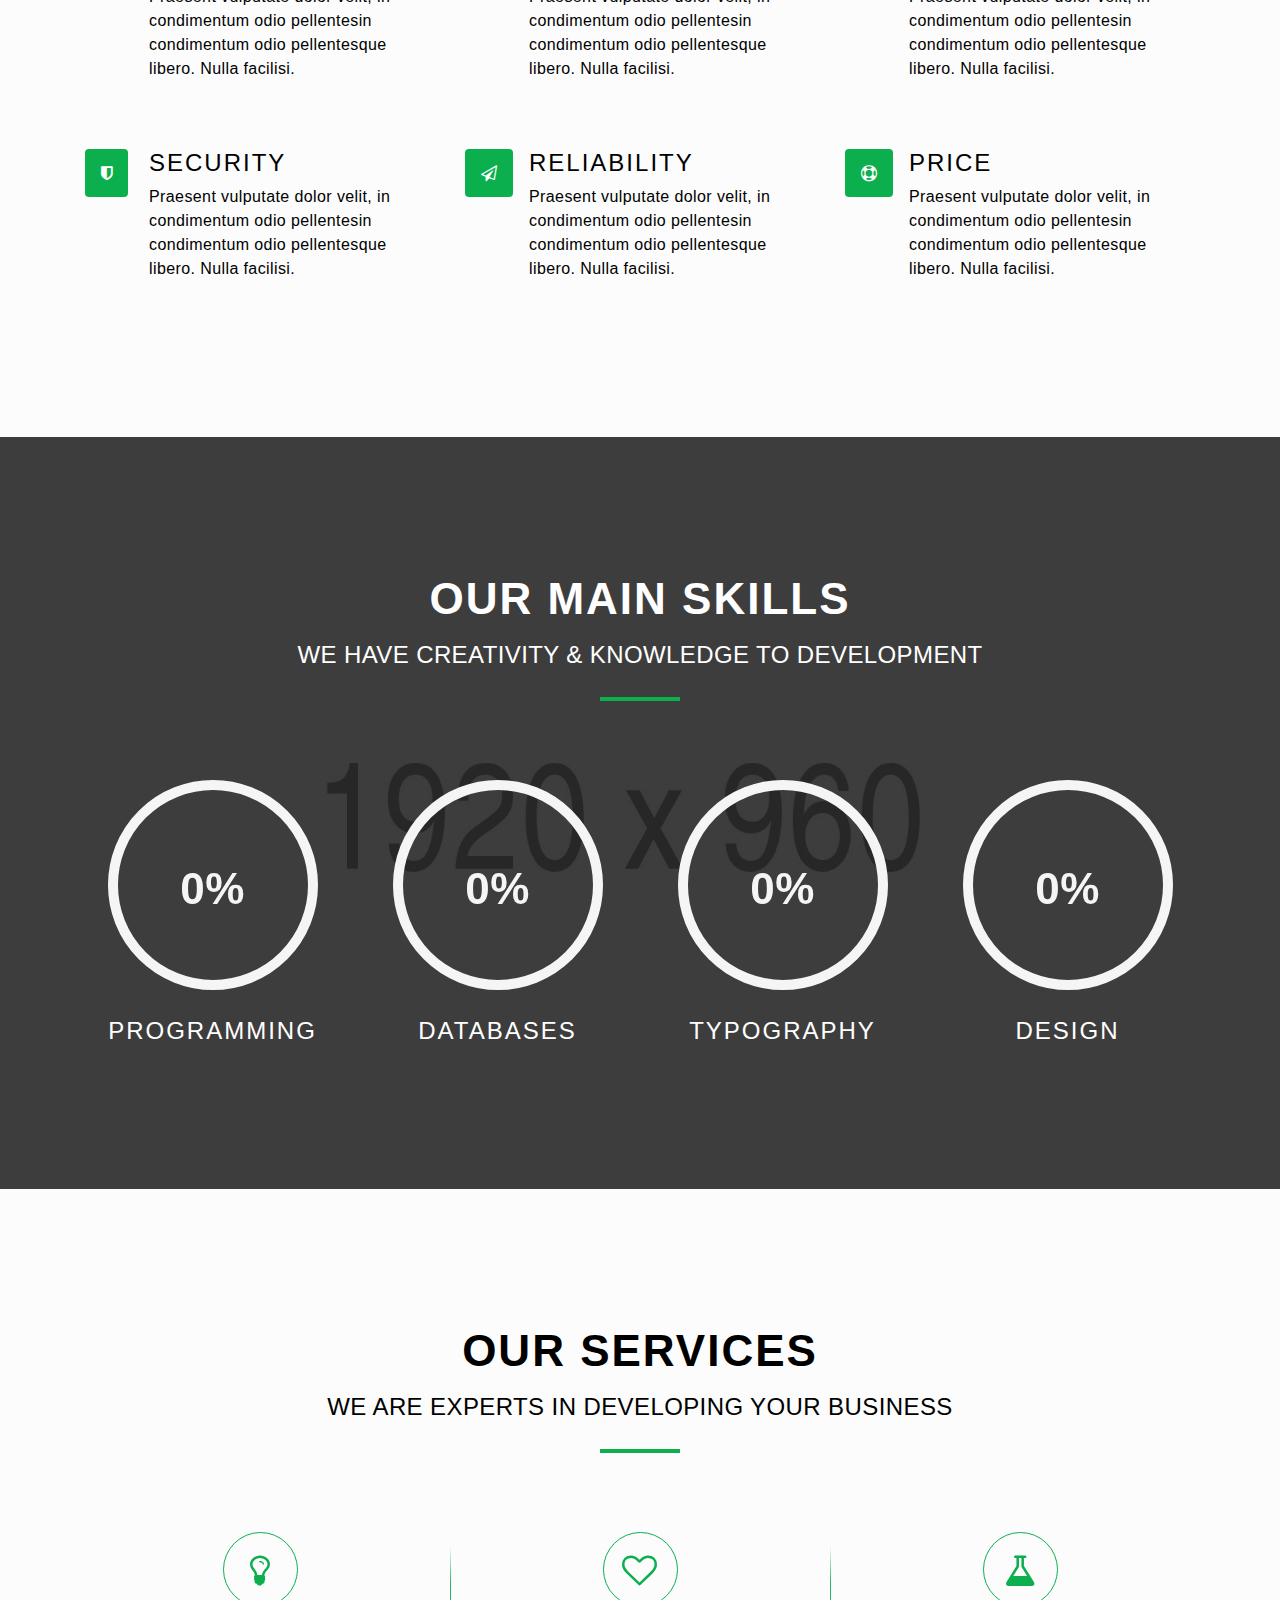
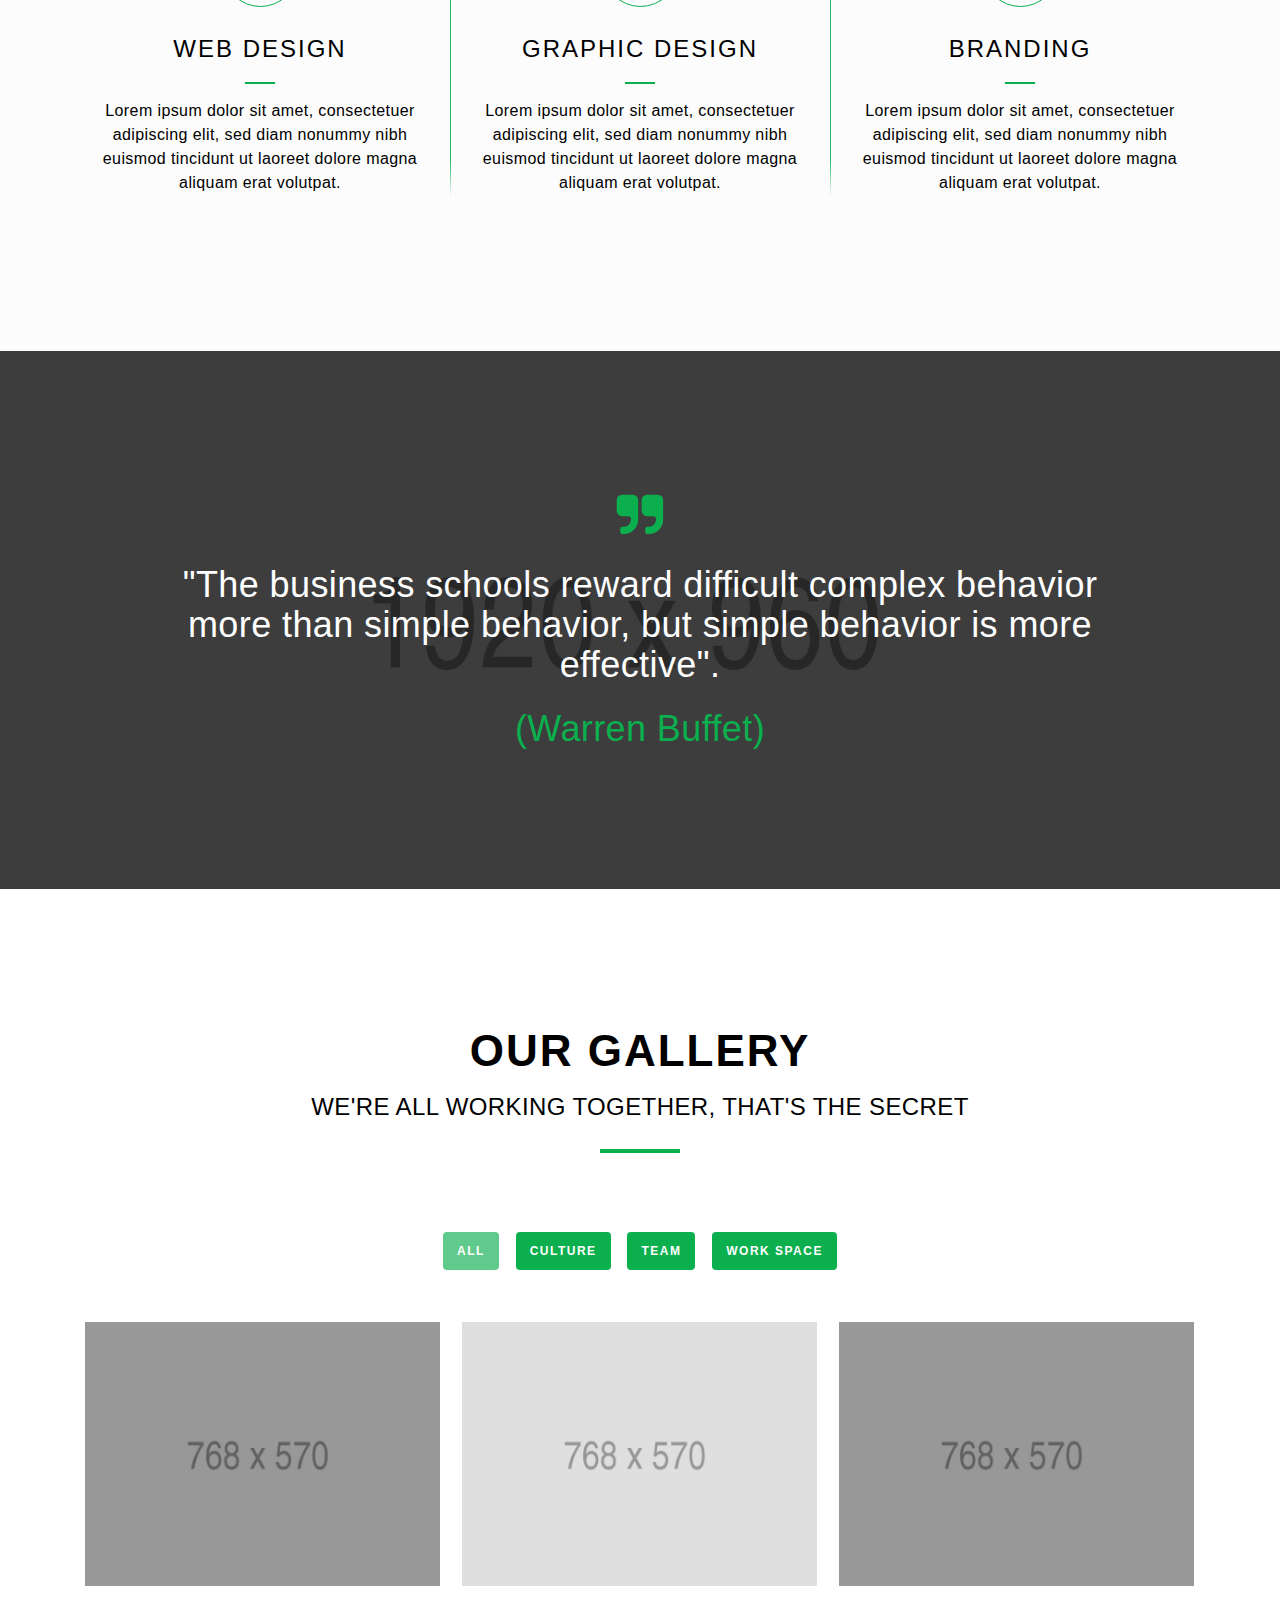
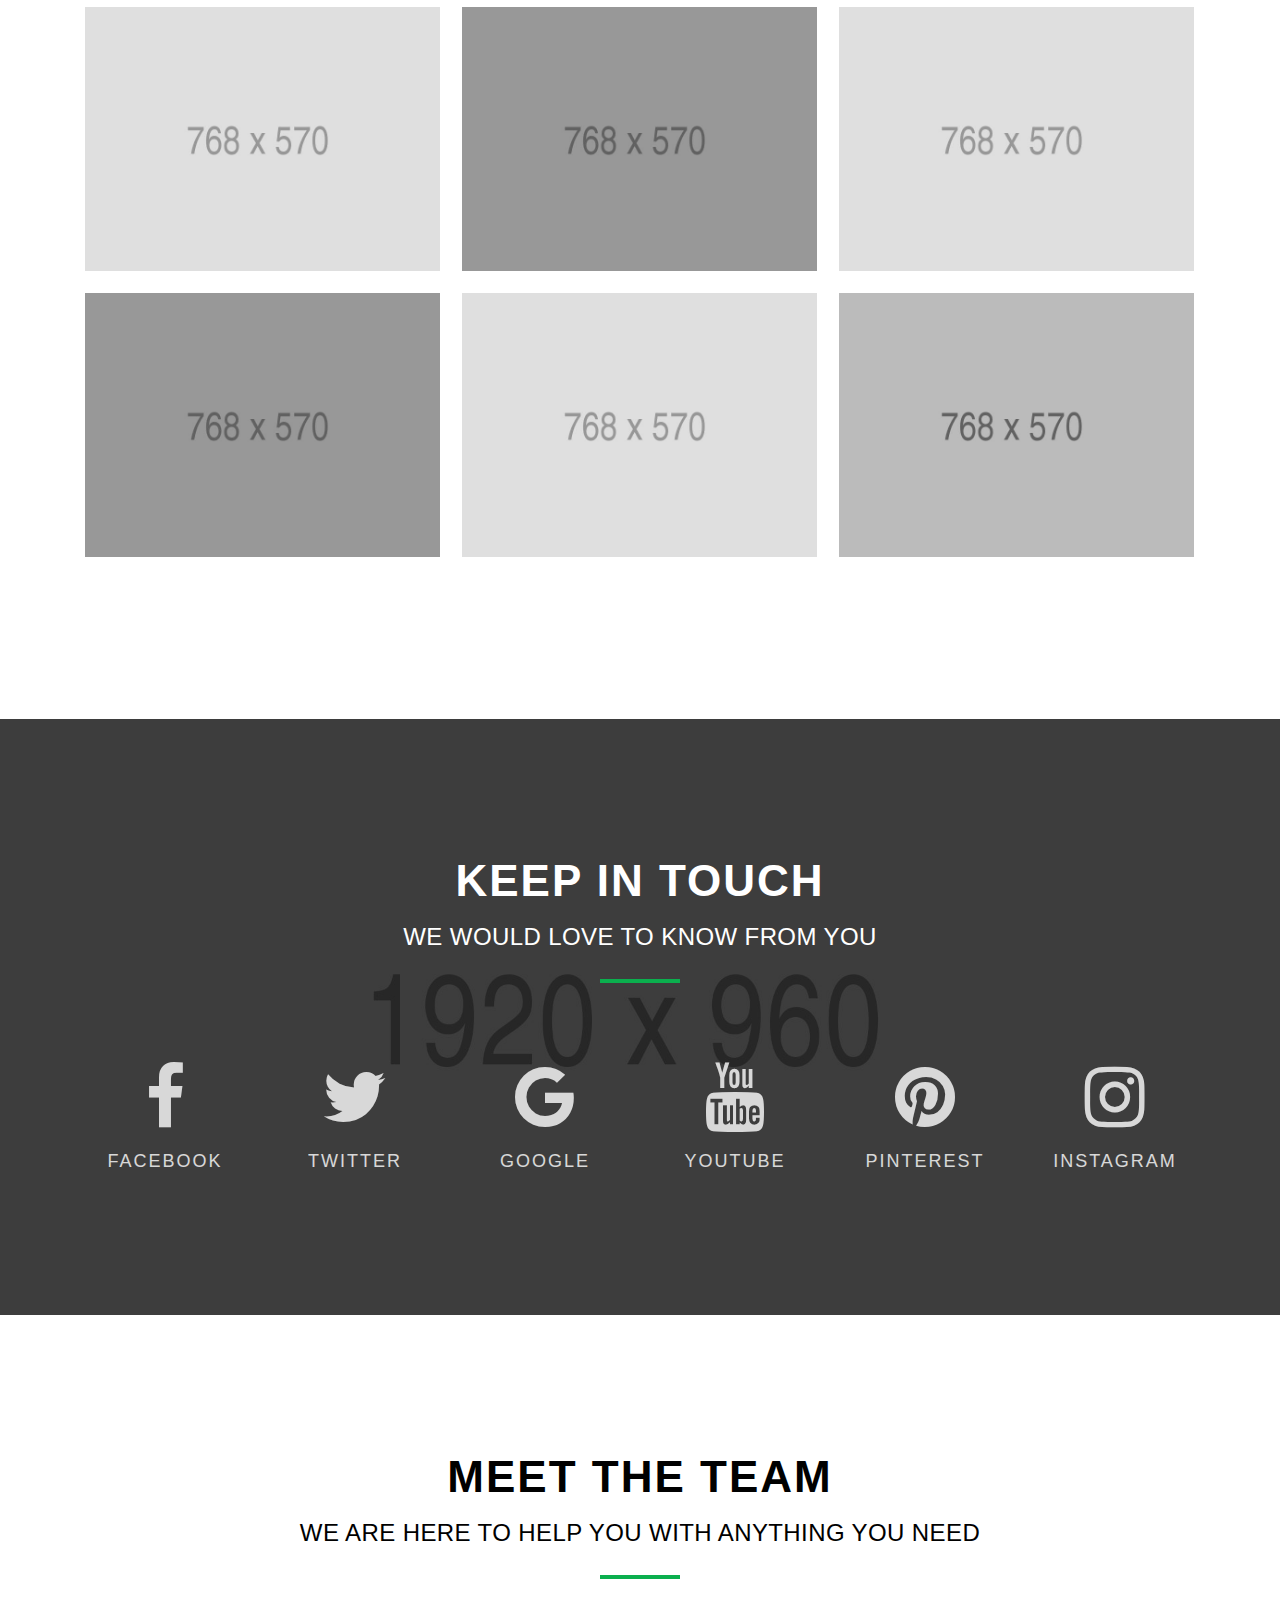
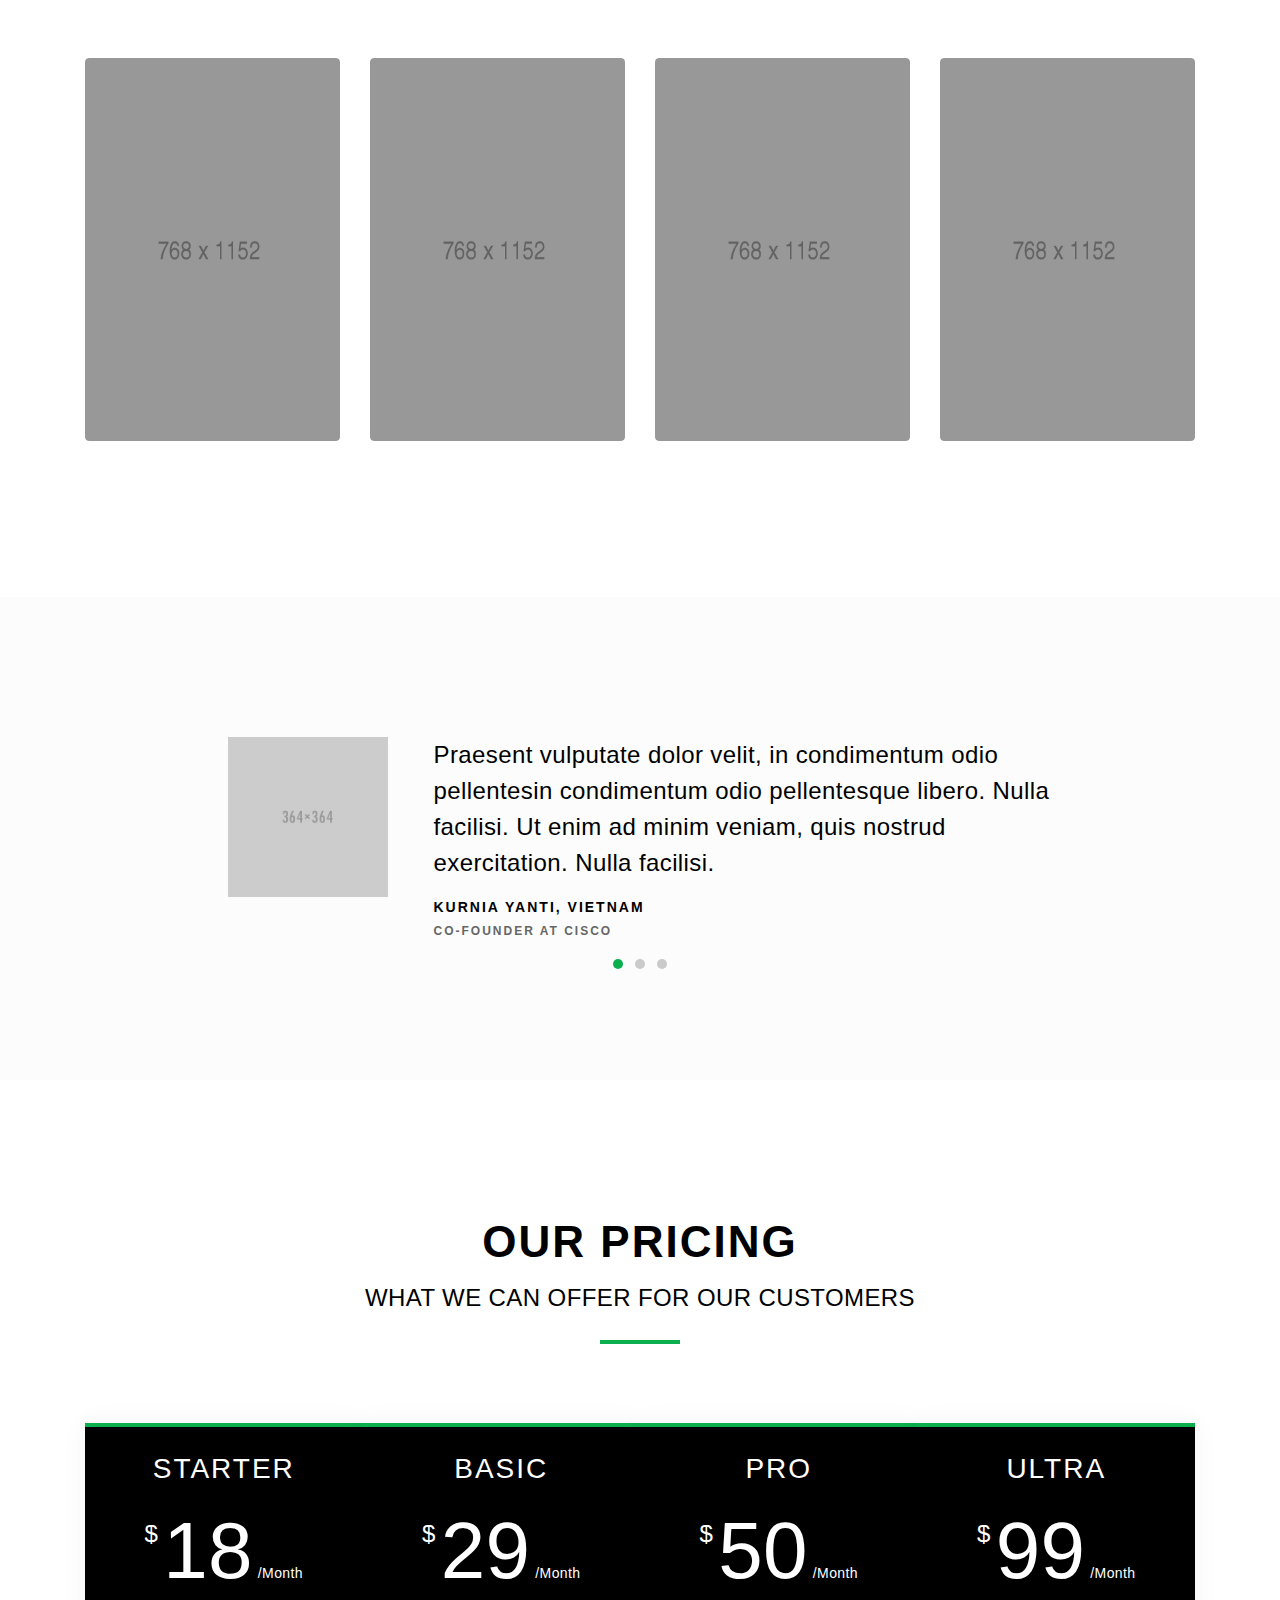
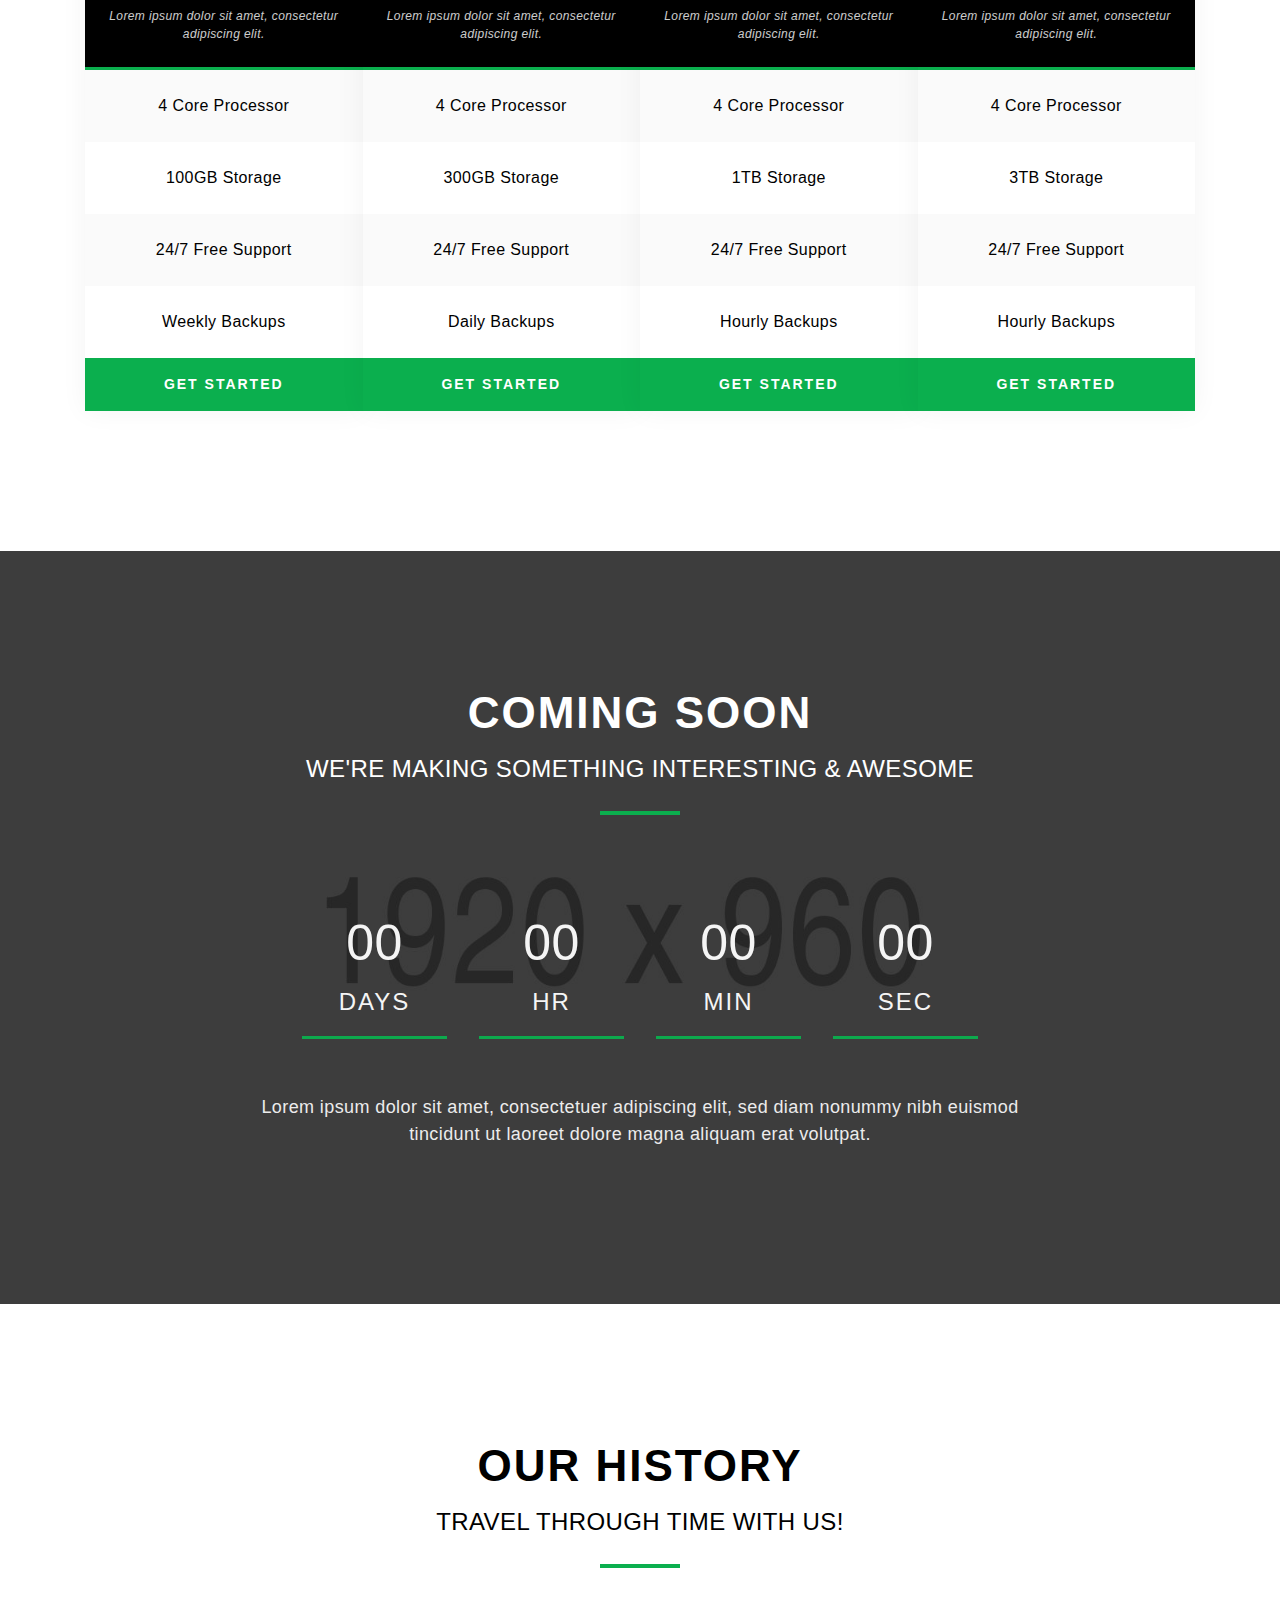
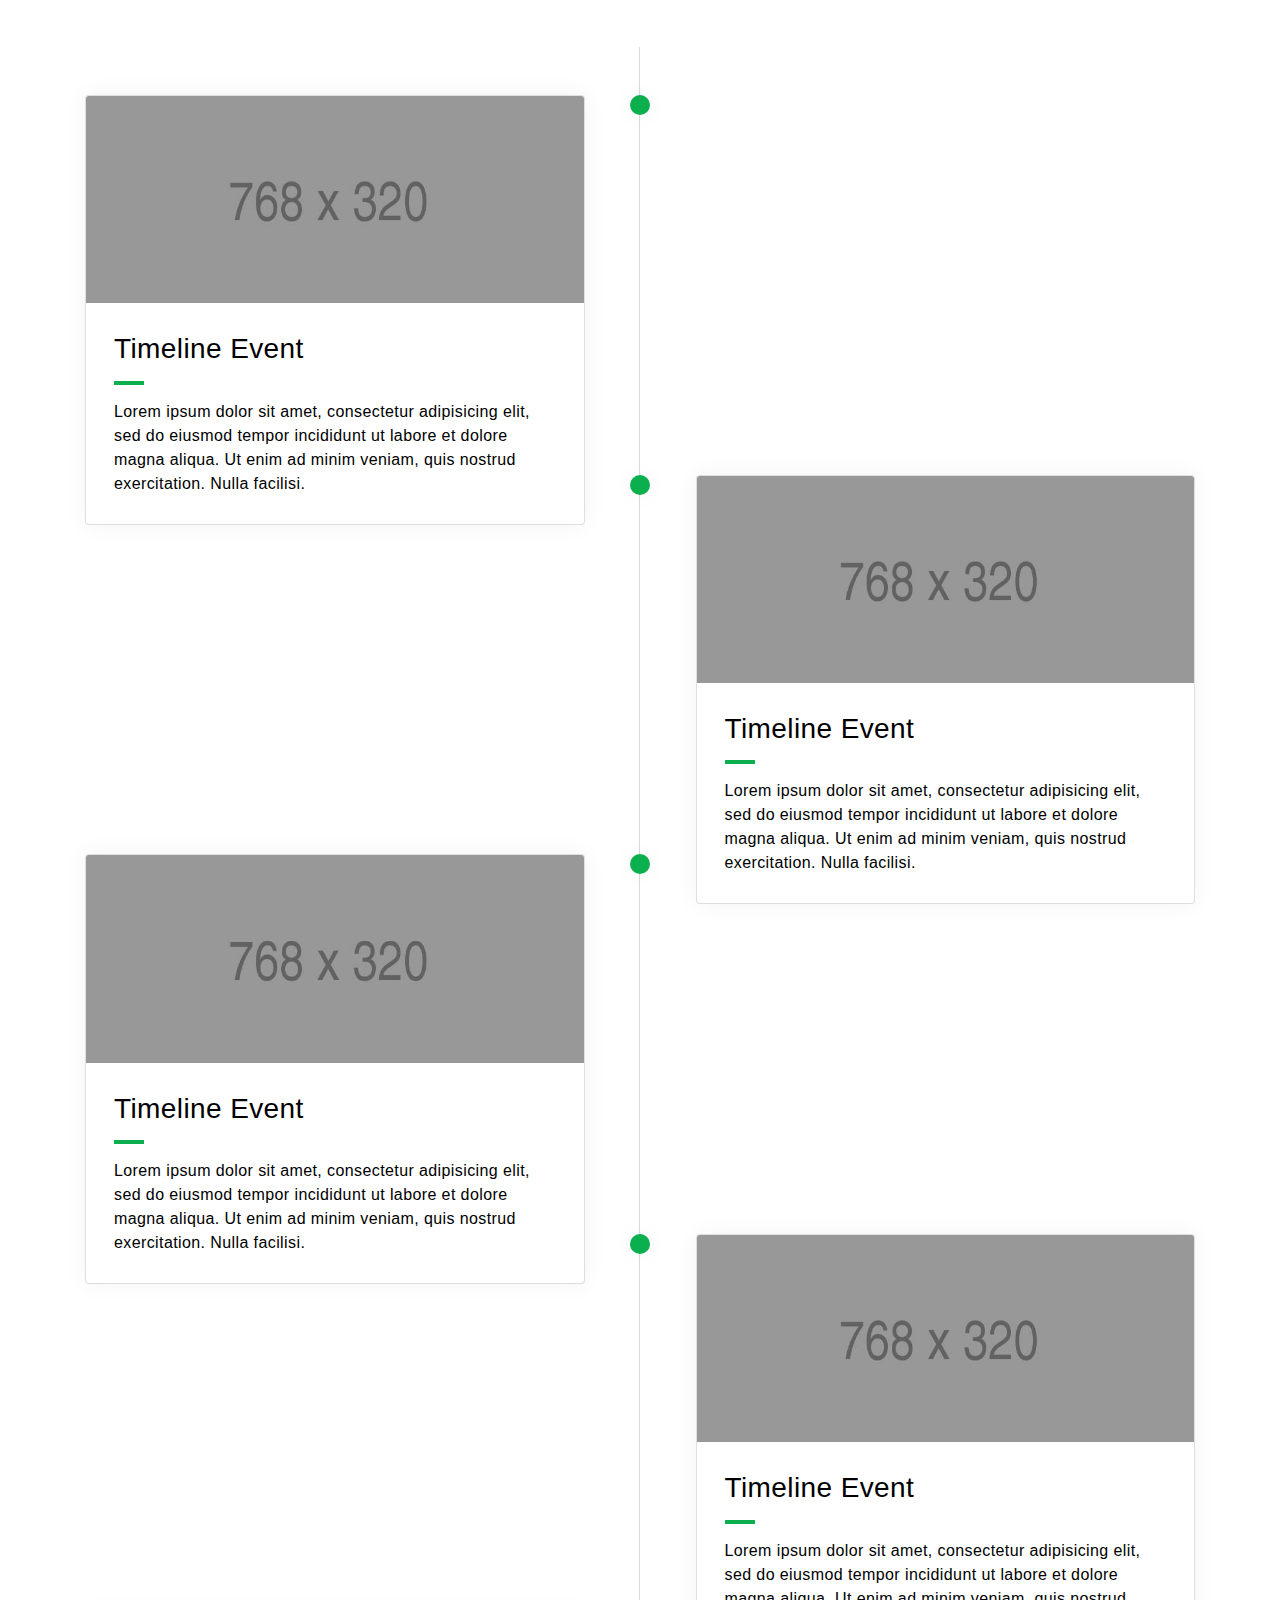
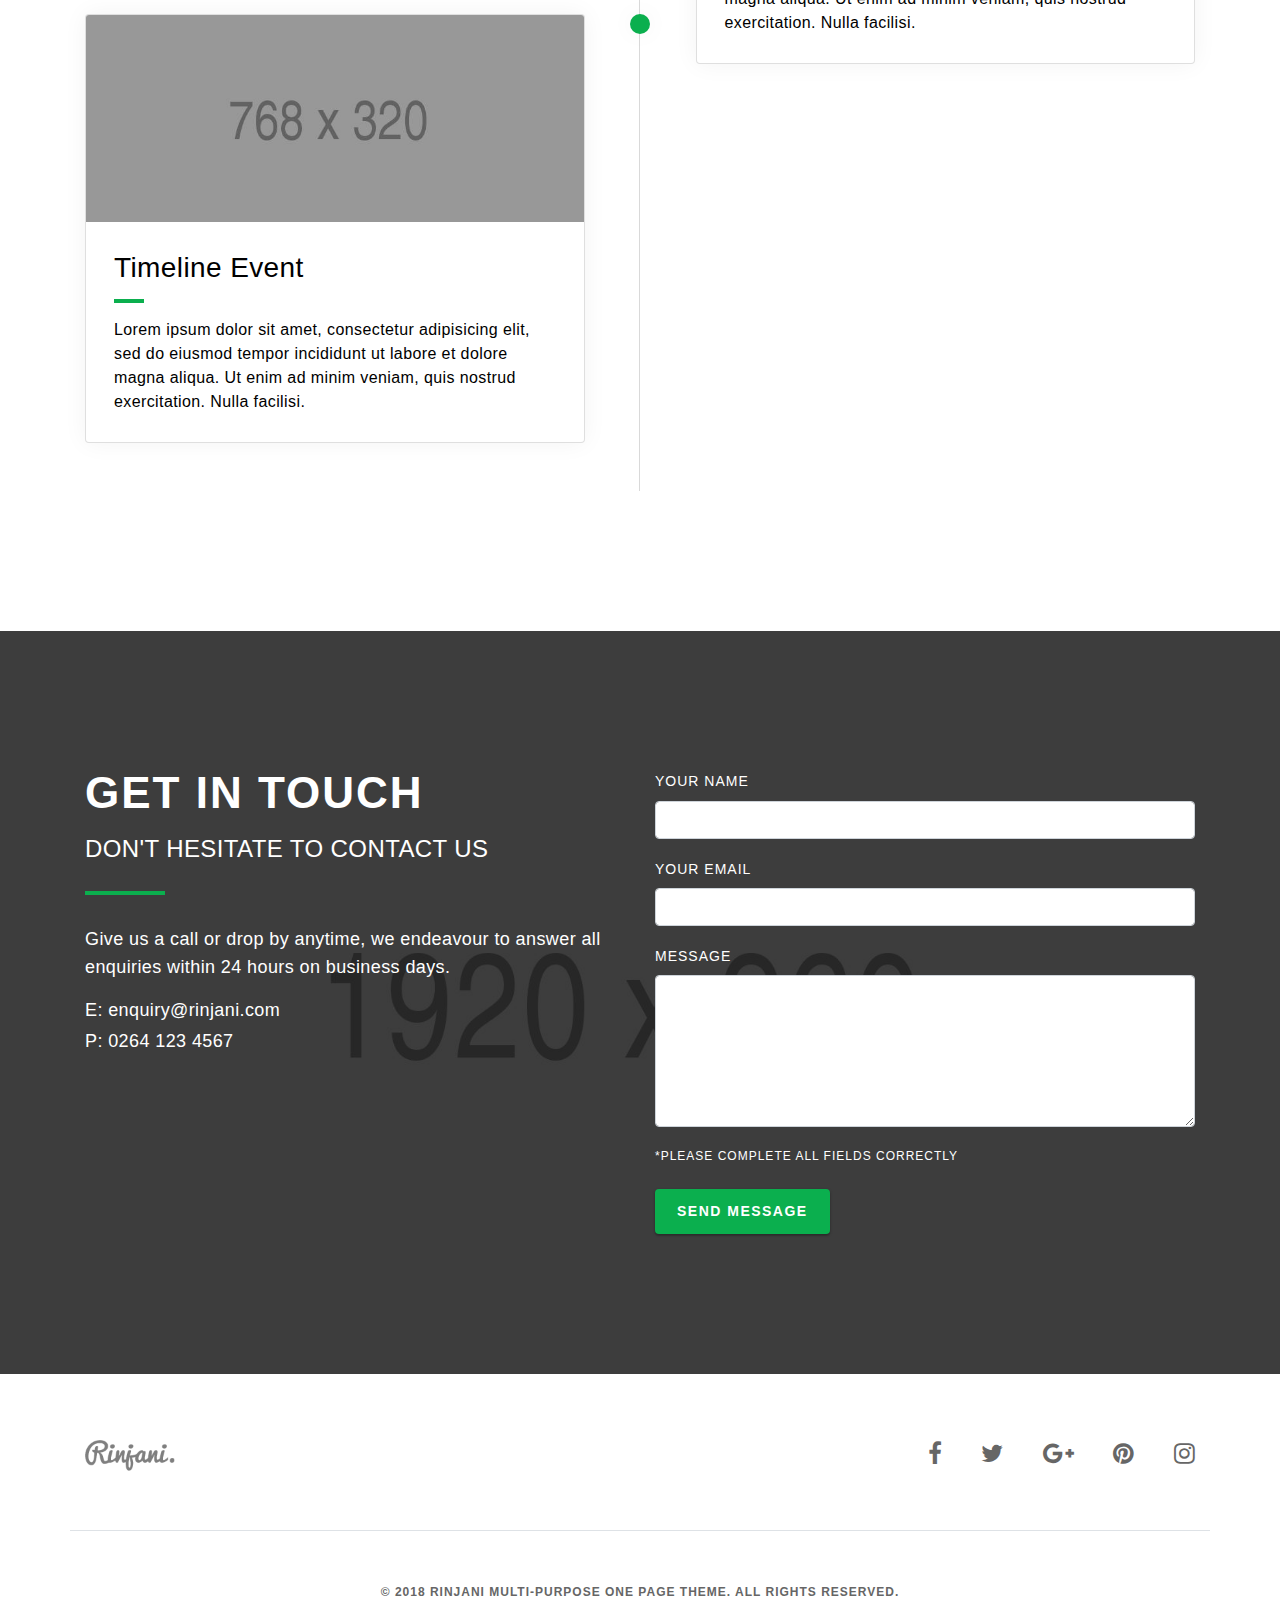
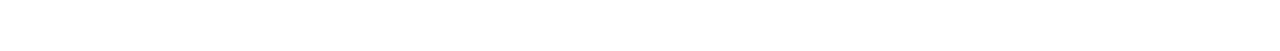
<file: home-background-slideshow.html>
<!DOCTYPE html>
<html lang="en">
    <head>
        <title>Rinjani - Multi-Purpose One Page Theme</title>
        <meta name="description" content=""/>
        <meta name="keywords" content=""/>
        <meta charset="utf-8">
        <meta name="viewport" content="width=device-width, initial-scale=1, shrink-to-fit=no">
        <meta http-equiv="X-UA-Compatible" content="IE=edge" />
        
        <!-- Bootstrap CSS -->
        <link href="assets/css/bootstrap.min.css" rel="stylesheet" type="text/css">
        
        <!-- Font Awesome CSS -->
        <link href="assets/css/font-awesome.min.css" rel="stylesheet" type="text/css">
        
        <!-- Include all css plugins (below), or include individual files as needed -->
        <link href="assets/css/flickity.min.css" rel="stylesheet" type="text/css">
        <link href="assets/css/magnific-popup.css" rel="stylesheet" type="text/css">
        
        <!-- Theme CSS -->
        <link href="assets/css/theme.css" rel="stylesheet" type="text/css">
        <link href="assets/css/style.css" rel="stylesheet" type="text/css">
        
        <!-- Color Scheme CSS -->
        <link href="assets/css/color_green.css" rel="stylesheet" type="text/css">
    </head>
    <body id="page-top">
        
        <!-- Header Start -->
        <header class="header-dark fixed-top">
            <div class="container">
                <div class="row">
                    <div class="col-lg-3 navbar-header">
                        <a class="navbar-brand page-scroll" href="#page-top">
                            <img src="assets/images/logo-text-black.png" alt="" class="logo-text-dark">
                            <img src="assets/images/logo-text-white.png" alt="" class="logo-text-light">
                        </a>
                        
                        <button class="navbar-toggler" type="button" data-toggle="collapse" data-target="#navbar-header" aria-controls="navbar-header" aria-expanded="false" aria-label="Toggle navigation">
                            <span class="navbar-toggler-icon"></span>
                        </button>
                    </div>
                    <!-- //.col-lg-3 -->
                    
                    <div class="col-lg-9 navbar-wrapper justify-content-end">
                        <div id="navigation" class="navbar navbar-expand-lg">
                            <div class="collapse navbar-collapse" id="navbar-header">
                                <ul class="navbar-nav">
                                    <li class="nav-item">
                                        <a class="nav-link page-scroll" href="#about">About</a>
                                    </li>
                                    <li class="nav-item">
                                        <a class="nav-link page-scroll" href="#skills">Skills</a>
                                    </li>
                                    <li class="nav-item">
                                        <a class="nav-link page-scroll" href="#services">Services</a>
                                    </li>
                                    <li class="nav-item">
                                        <a class="nav-link page-scroll" href="#gallery">Gallery</a>
                                    </li>
                                    <li class="nav-item">
                                        <a class="nav-link page-scroll" href="#team">The Team</a>
                                    </li>
                                    <li class="nav-item">
                                        <a class="nav-link page-scroll" href="#pricing">Pricing</a>
                                    </li>
                                    <li class="nav-item">
                                        <a class="nav-link page-scroll" href="#contact">Contact</a>
                                    </li>
                                </ul>
                            </div>
                            <!-- //.navbar-collapse -->
                        </div>
                        <!-- //.navbar -->
                    </div>
                    <!-- //.col-lg-9 -->
                </div>
                <!-- //.row -->
            </div>
            <!-- //.container -->
        </header>
        <!-- //Header End -->
        
        
        <!-- Section - Home Start -->
        <section id="home-bg-slideshow" class="bg-gray bg-overlay-black-6 h-100 overflow-hidden p-0 w-100">
             <!-- BG Slideshow -->
            <div class="flexslider h-100 border-0 m-0 rounded-0 w-100">
                <div class="slides h-100 w-100">
                    <span class="bg-cover bg-overlay-black-6 d-block h-100 w-100"></span>
                    <span class="bg-cover bg-overlay-black-6 d-block h-100 w-100"></span>
                    <span class="bg-cover bg-overlay-black-6 d-block h-100 w-100"></span>
                </div>
                <!-- //.slides -->
            </div>
            <!-- //.flexslider -->
            
            <div class="h-100 left-0 position-absolute top-0 w-100">
                <div class="container h-100">
                    <div class="row align-items-center h-100 justify-content-center">
                        <div class="col-lg-8 pt-3 text-center">
                            <span class="d-block font-alt font-w-600 letter-spacing-2 text-medium text-uppercase text-white">
                                Introducing Rinjani
                            </span>

                            <span class="bg-base-color d-inline-block mt-4 sep-line-medium-thick"></span>

                            <h2 class="font-alt font-w-600 letter-spacing-2 mb-3 mt-3 text-uppercase text-white title-xs-extra-large title-extra-large-3">
                                The Template For All Kinds of Business
                            </h2>

                            <span class="d-block font-alt letter-spacing-2 mb-3 mt-4 text-large text-uppercase text-white">
                                Rinjani was designed especially for agency, marketing, landing page, portfolio, creative, startup, and corporate.
                            </span>

                            <a href="#about" class="page-scroll btn btn-base-color btn-large btn-shadow mr-0 mt-4">Explore Now</a>
                        </div>
                        <!-- //.col-lg-8 -->
                    </div>
                    <!-- //.row -->
                </div>
                <!-- //.container -->
            </div>
            <!-- //.h-100 -->
        </section>
        <!-- //Section - Home End -->

        
        <!-- Intro Start -->
        <div class="intro bg-gray-light p-5">
            <div class="container py-5">
                <div class="row justify-content-center py-4">
                    <div class="col-lg-8 text-center">
                        <p class="font-alt mb-0 text-xs-large text-extra-large">Gunung Rinjani merupakan salah satu destinasi gunung favorit bagi para pendaki di Indonesia dikarenakan keindahan pemandangan alamnya. Gunung Rinjani berlokasi di Pulau Lombok, Nusa Tenggara Barat.</p>
                        <span class="bg-base-color d-inline-block mt-4 sep-line-long"></span>
                    </div>
                    <!-- //.col-lg-8 -->
                </div>
                <!-- //.row -->
            </div>
            <!-- //.container -->
        </div>
        <!-- //Intro End -->
        
        
        <!-- Section - About Start -->
        <section id="about" class="bg-white">
            <div class="container">
                <div class="row justify-content-center pb-5">
                    <div class="col-lg-9 pb-lg-4 text-center">
                        <h3 class="font-alt font-w-600 letter-spacing-2 text-uppercase title-xs-small title-extra-large-2">Who We Are</h3>
                        <p class="font-alt mb-0 mt-3 text-xs-large text-uppercase title-medium">Some things you should know about us</p>
                        <span class="bg-base-color d-inline-block mt-4 sep-line-thick-long"></span>
                    </div>
                    <!-- //.col-lg-9 -->
                </div>
                <!-- //.row -->
                
                <div class="row">
                    <div class="col-lg-6">
                        <div class="carousel-custom" data-pagedots="true" data-draggable="false" data-autoplay="5000">
                            <div class="carousel-cell w-100">
                                <img src="assets/images/about-1.jpg" alt="" class="img-fluid box-shadow-shallow rounded"/>
                            </div>
                            <!-- //.carousel-cell -->
                            
                            <div class="carousel-cell w-100">
                                <img src="assets/images/about-2.jpg" alt="" class="img-fluid box-shadow-shallow rounded"/>
                            </div>
                            <!-- //.carousel-cell -->
                            
                            <div class="carousel-cell w-100">
                                <img src="assets/images/about-3.jpg" alt="" class="img-fluid box-shadow-shallow rounded"/>
                            </div>
                            <!-- //.carousel-cell -->
                        </div>
                        <!-- //.carousel-custom -->
                    </div>
                    <!-- //.col-lg-6 -->
                    
                    <div class="col-lg-6">
                        <div class="pl-lg-4 pt-5 pt-lg-0">
                            <p class="font-alt text-extra-large">Gunung Rinjani adalah nama sebuah gunung yang berlokasi di Pulau Lombok, Nusa Tenggara Barat. Gunung ini merupakan gunung favorit bagi pendaki Indonesia karena keindahan pemandangannya.</p>
                            <p class="font-alt mt-2 text-extra-large">Gunung ini merupakan bagian dari Taman Nasional Gunung Rinjani yang memiliki luas sekitar 41.330 ha dan ini akan segera diusulkan penambahannya sehingga menjadi 76.000 ha. Secara administratif gunung ini berada dalam wilayah tiga kabupaten: Lombok Timur, Lombok Tengah dan Lombok Barat. </p>
                            <a href="#fun-facts" class="page-scroll btn btn-base-color btn-shadow mt-1">Read More</a>
                        </div>
                        <!-- //.pl-lg-4 -->
                    </div>
                    <!-- //.col-lg-6 -->
                </div>
                <!-- //.row -->
            </div>
            <!-- //.container -->
        </section>
        <!-- //Section - About End -->
        
        
        <!-- Section - Fun Facts Start -->
        <section id="fun-facts" class="bg-cover bg-gray bg-overlay-black-6">
            <div class="container">
                <div class="row justify-content-center pb-5">
                    <div class="col-lg-9 pb-lg-4 text-center text-white">
                        <h3 class="font-alt font-w-600 letter-spacing-2 text-uppercase title-xs-small title-extra-large-2">Fun Facts</h3>
                        <p class="font-alt mb-0 mt-3 text-xs-large text-uppercase title-medium">Some of the cool facts about us</p>
                        <span class="bg-base-color d-inline-block mt-4 sep-line-thick-long"></span>
                    </div>
                    <!-- //.col-lg-9 -->
                </div>
                <!-- //.row -->
                
                <div class="row align-items-center justify-content-center py-4">
                    <div class="col-md-3 text-center">
                        <i class="fa fa-thumbs-o-up text-base-color title-extra-large-4"></i>
                        <span class="timer d-block font-alt font-w-600 letter-spacing-2 mt-3 text-white title-md-large title-extra-large-3" data-from="0" data-to="2780" data-speed="1500">0</span>
                        <span class="d-inline-block font-alt letter-spacing-2 mt-2 title-small text-uppercase text-white">Projects</span>
                    </div>
                    <!-- //.col-md-3 -->
                    
                    <div class="col-md-3 mt-5 mt-md-0 text-center">
                        <i class="fa fa-smile-o text-base-color title-extra-large-4"></i>
                        <span class="timer d-block font-alt font-w-600 letter-spacing-2 mt-3 text-white title-md-large title-extra-large-3" data-from="0" data-to="487" data-speed="1500">0</span>
                        <span class="d-inline-block font-alt letter-spacing-2 mt-2 title-small text-uppercase text-white">Clients</span>
                    </div>
                    <!-- //.col-md-3 -->
                    
                    <div class="col-md-3 mt-5 mt-md-0 text-center">
                        <i class="fa fa-coffee text-base-color title-extra-large-4"></i>
                        <span class="timer d-block font-alt font-w-600 letter-spacing-2 mt-3 text-white title-md-large title-extra-large-3" data-from="0" data-to="13730" data-speed="1500">0</span>
                        <span class="d-inline-block font-alt letter-spacing-2 mt-2 title-small text-uppercase text-white">Coffee</span>
                    </div>
                    <!-- //.col-md-3 -->
                    
                    <div class="col-md-3 mt-5 mt-md-0 text-center">
                        <i class="fa fa-gift text-base-color title-extra-large-4"></i>
                        <span class="timer d-block font-alt font-w-600 letter-spacing-2 mt-3 text-white title-md-large title-extra-large-3" data-from="0" data-to="154" data-speed="1500">0</span>
                        <span class="d-inline-block font-alt letter-spacing-2 mt-2 title-small text-uppercase text-white">Awards</span>
                    </div>
                    <!-- //.col-md-3 -->
                </div>
                <!-- //.row -->
            </div>
            <!-- //.container -->
        </section>
        <!-- //Section - Fun Facts End -->
        
        
        <!-- Section - Why Us Start -->
        <section id="why-us" class="bg-gray-light">
            <div class="container">
                <div class="row justify-content-center pb-5">
                    <div class="col-lg-9 pb-lg-4 text-center">
                        <h3 class="font-alt font-w-600 letter-spacing-2 text-uppercase title-xs-small title-extra-large-2">Why Us</h3>
                        <p class="font-alt mb-0 mt-3 text-xs-large text-uppercase title-medium">6 reasons why we are the best</p>
                        <span class="bg-base-color d-inline-block mt-4 sep-line-thick-long"></span>
                    </div>
                    <!-- //.col-lg-9 -->
                </div>
                <!-- //.row -->
                
                <div class="row">
                    <div class="col-md-6 col-lg-4">
                        <div class="pl-5 position-relative">
                            <i class="fa fa-rocket bg-base-color left-0 mt-1 p-3 position-absolute top-0 rounded text-white"></i>
                            <div class="ml-3">
                                <span class="d-block font-alt letter-spacing-2 title-medium text-uppercase">Speed</span>
                                <p class="mt-1 text-large">Praesent vulputate dolor velit, in condimentum odio pellentesin condimentum odio pellentesque libero. Nulla facilisi.</p>
                            </div>
                            <!-- //.ml-3 -->
                        </div>
                        <!-- //.pl-5 -->
                    </div>
                    <!-- //.md-6 -->
                    
                    <div class="col-md-6 col-lg-4 mt-5 mt-md-0">
                        <div class="pl-5 position-relative">
                            <i class="fa fa-thumbs-o-up bg-base-color left-0 mt-1 p-3 position-absolute top-0 rounded text-white"></i>
                            <div class="ml-3">
                                <span class="d-block font-alt letter-spacing-2 title-medium text-uppercase">Quality</span>
                                <p class="mt-1 text-large">Praesent vulputate dolor velit, in condimentum odio pellentesin condimentum odio pellentesque libero. Nulla facilisi.</p>
                            </div>
                            <!-- //.ml-3 -->
                        </div>
                        <!-- //.pl-5 -->
                    </div>
                    <!-- //.md-6 -->
                    
                    <div class="col-md-6 col-lg-4 mt-5 mt-lg-0">
                        <div class="pl-5 position-relative">
                            <i class="fa fa-star-o bg-base-color left-0 mt-1 p-3 position-absolute top-0 rounded text-white"></i>
                            <div class="ml-3">
                                <span class="d-block font-alt letter-spacing-2 title-medium text-uppercase">Expertise</span>
                                <p class="mt-1 text-large">Praesent vulputate dolor velit, in condimentum odio pellentesin condimentum odio pellentesque libero. Nulla facilisi.</p>
                            </div>
                            <!-- //.ml-3 -->
                        </div>
                        <!-- //.pl-5 -->
                    </div>
                    <!-- //.md-6 -->
                    
                    <div class="col-md-6 col-lg-4 mt-5">
                        <div class="pl-5 position-relative">
                            <i class="fa fa-shield bg-base-color left-0 mt-1 p-3 position-absolute top-0 rounded text-white"></i>
                            <div class="ml-3">
                                <span class="d-block font-alt letter-spacing-2 title-medium text-uppercase">Security</span>
                                <p class="mt-1 text-large">Praesent vulputate dolor velit, in condimentum odio pellentesin condimentum odio pellentesque libero. Nulla facilisi.</p>
                            </div>
                            <!-- //.ml-3 -->
                        </div>
                        <!-- //.pl-5 -->
                    </div>
                    <!-- //.md-6 -->
                    
                    <div class="col-md-6 col-lg-4 mt-5">
                        <div class="pl-5 position-relative">
                            <i class="fa fa-paper-plane-o bg-base-color left-0 mt-1 p-3 position-absolute top-0 rounded text-white"></i>
                            <div class="ml-3">
                                <span class="d-block font-alt letter-spacing-2 title-medium text-uppercase">Reliability</span>
                                <p class="mt-1 text-large">Praesent vulputate dolor velit, in condimentum odio pellentesin condimentum odio pellentesque libero. Nulla facilisi.</p>
                            </div>
                            <!-- //.ml-3 -->
                        </div>
                        <!-- //.pl-5 -->
                    </div>
                    <!-- //.md-6 -->
                    
                    <div class="col-md-6 col-lg-4 mt-5">
                        <div class="pl-5 position-relative">
                            <i class="fa fa-support bg-base-color left-0 mt-1 p-3 position-absolute top-0 rounded text-white"></i>
                            <div class="ml-3">
                                <span class="d-block font-alt letter-spacing-2 title-medium text-uppercase">Price</span>
                                <p class="mt-1 text-large">Praesent vulputate dolor velit, in condimentum odio pellentesin condimentum odio pellentesque libero. Nulla facilisi.</p>
                            </div>
                            <!-- //.ml-3 -->
                        </div>
                        <!-- //.pl-5 -->
                    </div>
                    <!-- //.md-6 -->
                </div>
                <!-- //.row -->
            </div>
            <!-- //.container -->
        </section>
        <!-- //Section - Why Us End -->
        
        
        <!-- Section - Skills Start -->
        <section id="skills" class="bg-cover bg-gray bg-overlay-black-6">
            <div class="container">
                <div class="row justify-content-center pb-5">
                    <div class="col-lg-9 pb-lg-4 text-center text-white">
                        <h3 class="font-alt font-w-600 letter-spacing-2 text-uppercase title-xs-small title-extra-large-2">Our Main Skills</h3>
                        <p class="font-alt mb-0 mt-3 text-xs-large text-uppercase title-medium">We have creativity & knowledge to development</p>
                        <span class="bg-base-color d-inline-block mt-4 sep-line-thick-long"></span>
                    </div>
                    <!-- //.col-lg-9 -->
                </div>
                <!-- //.row -->
                
                <div class="row">
                    <div class="col-md-6 col-lg-3 text-center">
                        <div class="pie-chart opacity-9-5">
                            <div class="chart font-alt text-white" data-percent="0" data-percent-update="83" data-bar-color="#0baf4e" data-track-color="#ffffff">
                                <span class="percent font-alt font-w-600 title-extra-large-2">0%</span>
                            </div>
                            <!-- //.chart -->
                        </div>
                        <!-- //.pie-chart -->
                        
                        <span class="d-block font-alt letter-spacing-2 mt-3 title-medium text-uppercase text-white">Programming</span>
                    </div>
                    <!-- //.col-md-6 -->
                    
                    <div class="col-md-6 col-lg-3 mt-5 mt-md-0 text-center">
                        <div class="pie-chart opacity-9-5">
                            <div class="chart font-alt text-white" data-percent="0" data-percent-update="51" data-bar-color="#0baf4e" data-track-color="#ffffff">
                                <span class="percent font-alt font-w-600 title-extra-large-2">0%</span>
                            </div>
                            <!-- //.chart -->
                        </div>
                        <!-- //.pie-chart -->
                        
                        <span class="d-block font-alt letter-spacing-2 mt-3 title-medium text-uppercase text-white">Databases</span>
                    </div>
                    <!-- //.col-md-6 -->
                    
                    <div class="col-md-6 col-lg-3 mt-5 mt-lg-0 text-center">
                        <div class="pie-chart opacity-9-5">
                            <div class="chart font-alt text-white" data-percent="0" data-percent-update="64" data-bar-color="#0baf4e" data-track-color="#ffffff">
                                <span class="percent font-alt font-w-600 title-extra-large-2">0%</span>
                            </div>
                            <!-- //.chart -->
                        </div>
                        <!-- //.pie-chart -->
                        
                        <span class="d-block font-alt letter-spacing-2 mt-3 title-medium text-uppercase text-white">Typography</span>
                    </div>
                    <!-- //.col-md-6 -->
                    
                    <div class="col-md-6 col-lg-3 mt-5 mt-lg-0 text-center">
                        <div class="pie-chart opacity-9-5">
                            <div class="chart font-alt text-white" data-percent="0" data-percent-update="90" data-bar-color="#0baf4e" data-track-color="#ffffff">
                                <span class="percent font-alt font-w-600 title-extra-large-2">0%</span>
                            </div>
                            <!-- //.chart -->
                        </div>
                        <!-- //.pie-chart -->
                        
                        <span class="d-block font-alt letter-spacing-2 mt-3 title-medium text-uppercase text-white">Design</span>
                    </div>
                    <!-- //.col-md-6 -->
                </div>
                <!-- //.row -->
            </div>
            <!-- //.container -->
        </section>
        <!-- //Section - Skills End -->
        
        
        <!-- Section - Services Start -->
        <section id="services" class="bg-gray-light">
            <div class="container">
                <div class="row justify-content-center pb-5">
                    <div class="col-lg-9 pb-lg-4 text-center">
                        <h3 class="font-alt font-w-600 letter-spacing-2 text-uppercase title-xs-small title-extra-large-2">Our Services</h3>
                        <p class="font-alt mb-0 mt-3 text-xs-large text-uppercase title-medium">We are experts in developing your business</p>
                        <span class="bg-base-color d-inline-block mt-4 sep-line-thick-long"></span>
                    </div>
                    <!-- //.col-lg-9 -->
                </div>
                <!-- //.row -->
                
                <div class="row">
                    <div class="col-md-4">
                        <div class="features-block text-center">
                            <div class="block-icon ease">
                                <i class="fa fa-lightbulb-o ease"></i>
                            </div>
                            <!-- //.block-icon -->
                            
                            <span class="d-block font-alt letter-spacing-2 mt-4 text-uppercase title-medium">Web Design</span>
                            <span class="bg-base-color d-inline-block mt-2 sep-line"></span>
                            <p class="mt-2 text-large">Lorem ipsum dolor sit amet, consectetuer adipiscing elit, sed diam nonummy nibh euismod tincidunt ut laoreet dolore magna aliquam erat volutpat.</p>
                        </div>
                        <!-- //.features-block -->
                    </div>
                    <!-- //.col-md-4 -->
                    
                    <div class="col-md-4 mt-5 mt-md-0">
                        <div class="features-block text-center">
                            <div class="block-icon ease">
                                <i class="fa fa-heart-o ease"></i>
                            </div>
                            <!-- //.block-icon -->
                            
                            <span class="d-block font-alt letter-spacing-2 mt-4 text-uppercase title-medium">Graphic Design</span>
                            <span class="bg-base-color d-inline-block mt-2 sep-line"></span>
                            <p class="mt-2 text-large">Lorem ipsum dolor sit amet, consectetuer adipiscing elit, sed diam nonummy nibh euismod tincidunt ut laoreet dolore magna aliquam erat volutpat.</p>
                        </div>
                        <!-- //.features-block -->
                    </div>
                    <!-- //.col-md-4 -->
                    
                    <div class="col-md-4 mt-5 mt-md-0">
                        <div class="features-block border-0 text-center">
                            <div class="block-icon ease">
                                <i class="fa fa-flask ease"></i>
                            </div>
                            <!-- //.block-icon -->
                            
                            <span class="d-block font-alt letter-spacing-2 mt-4 text-uppercase title-medium">Branding</span>
                            <span class="bg-base-color d-inline-block mt-2 sep-line"></span>
                            <p class="mt-2 text-large">Lorem ipsum dolor sit amet, consectetuer adipiscing elit, sed diam nonummy nibh euismod tincidunt ut laoreet dolore magna aliquam erat volutpat.</p>
                        </div>
                        <!-- //.features-block -->
                    </div>
                    <!-- //.col-md-4 -->
                </div>
                <!-- //.row -->
            </div>
            <!-- //.container -->
        </section>
        <!-- //Section - Services End -->
        
        
        <!-- Section - Quote Start -->
        <section id="quote" class="bg-cover bg-gray bg-overlay-black-6">
            <div class="container">
                <div class="row justify-content-center">
                    <div class="col-lg-10 text-center">
                        <i class="fa fa-quote-right text-base-color title-extra-large-3"></i>
                        <h3 class="d-block mt-4 font-alt text-white title-extra-large">"The business schools reward difficult complex behavior more than simple behavior, but simple behavior is more effective".</h3>
                        <span class="d-block mt-4 font-alt text-base-color title-extra-large">(Warren Buffet)</span>
                    </div>
                    <!-- //.col-lg-10 -->
                </div>
                <!-- //.row -->
            </div>
            <!-- //.container -->
        </section>
        <!-- //Section - Quote End -->
        
        
        <!-- Section - Gallery Start -->
        <section id="gallery" class="bg-white">
            <div class="container">
                <div class="row justify-content-center pb-5">
                    <div class="col-lg-9 pb-lg-4 text-center">
                        <h3 class="font-alt font-w-600 letter-spacing-2 text-uppercase title-xs-small title-extra-large-2">Our Gallery</h3>
                        <p class="font-alt mb-0 mt-3 text-xs-large text-uppercase title-medium">We're all working together, that's the secret</p>
                        <span class="bg-base-color d-inline-block mt-4 sep-line-thick-long"></span>
                    </div>
                    <!-- //.col-lg-9 -->
                </div>
                <!-- //.row -->
                
                <div class="row">
                    <div class="col-12">
                        <div class="gallery-filter">
                            <ul class="mb-5 p-0 text-center">
                                <li class="list-inline-item"><a href="#" data-filter="*" class="btn btn-base-color btn-small disabled mb-1 mr-1">All</a></li>
                                <li class="list-inline-item"><a href="#" data-filter=".culture" class="btn btn-base-color btn-small mb-1 mr-1">Culture</a></li>
                                <li class="list-inline-item"><a href="#" data-filter=".team" class="btn btn-base-color btn-small mb-1 mr-1">Team</a></li>
                                <li class="list-inline-item"><a href="#" data-filter=".work-space" class="btn btn-base-color btn-small mb-1 mr-0">Work Space</a></li>
                            </ul>
                        </div>
                        <!-- //.gallery-filter -->
                        
                        <div class="gallery-wrapper">
                            <div class="gallery-grid grid-col-3 gutter-medium">
                                <div class="item team">
                                    <figure>
                                        <div class="gallery-img">
                                            <img src="assets/images/gallery-1.jpg" alt="">
                                        </div>
                                        <!-- //.gallery-img -->
                                        
                                        <figcaption>
                                            <a href="assets/images/gallery-1.jpg" title="Image Caption 1">
                                                <div class="d-table">
                                                    <div class="d-table-cell align-middle">
                                                        <span class="d-block font-alt letter-spacing-2 text-extra-large text-uppercase text-white">Image Caption 1</span>
                                                    </div>
                                                    <!-- //.d-table-cell -->
                                                </div>
                                                <!-- //.d-table -->
                                            </a>
                                        </figcaption>
                                    </figure>
                                </div>
                                <!-- //.item -->
                                
                                <div class="item work-space">
                                    <figure>
                                        <div class="gallery-img">
                                            <img src="assets/images/gallery-2.jpg" alt="">
                                        </div>
                                        <!-- //.gallery-img -->
                                        
                                        <figcaption>
                                            <a href="assets/images/gallery-2.jpg" title="Image Caption 2">
                                                <div class="d-table">
                                                    <div class="d-table-cell align-middle">
                                                        <span class="d-block font-alt letter-spacing-2 text-extra-large text-uppercase text-white">Image Caption 2</span>
                                                    </div>
                                                    <!-- //.d-table-cell -->
                                                </div>
                                                <!-- //.d-table -->
                                            </a>
                                        </figcaption>
                                    </figure>
                                </div>
                                <!-- //.item -->
                                
                                <div class="item culture">
                                    <figure>
                                        <div class="gallery-img">
                                            <img src="assets/images/gallery-3.jpg" alt="">
                                        </div>
                                        <!-- //.gallery-img -->
                                        
                                        <figcaption>
                                            <a href="assets/images/gallery-3.jpg" title="Image Caption 3">
                                                <div class="d-table">
                                                    <div class="d-table-cell align-middle">
                                                        <span class="d-block font-alt letter-spacing-2 text-extra-large text-uppercase text-white">Image Caption 3</span>
                                                    </div>
                                                    <!-- //.d-table-cell -->
                                                </div>
                                                <!-- //.d-table -->
                                            </a>
                                        </figcaption>
                                    </figure>
                                </div>
                                <!-- //.item -->
                                
                                <div class="item team">
                                    <figure>
                                        <div class="gallery-img">
                                            <img src="assets/images/gallery-4.jpg" alt="">
                                        </div>
                                        <!-- //.gallery-img -->
                                        
                                        <figcaption>
                                            <a href="assets/images/gallery-4.jpg" title="Image Caption 4">
                                                <div class="d-table">
                                                    <div class="d-table-cell align-middle">
                                                        <span class="d-block font-alt letter-spacing-2 text-extra-large text-uppercase text-white">Image Caption 4</span>
                                                    </div>
                                                    <!-- //.d-table-cell -->
                                                </div>
                                                <!-- //.d-table -->
                                            </a>
                                        </figcaption>
                                    </figure>
                                </div>
                                <!-- //.item -->
                                
                                <div class="item work-space culture">
                                    <figure>
                                        <div class="gallery-img">
                                            <img src="assets/images/gallery-5.jpg" alt="">
                                        </div>
                                        <!-- //.gallery-img -->
                                        
                                        <figcaption>
                                            <a href="assets/images/gallery-5.jpg" title="Image Caption 5">
                                                <div class="d-table">
                                                    <div class="d-table-cell align-middle">
                                                        <span class="d-block font-alt letter-spacing-2 text-extra-large text-uppercase text-white">Image Caption 5</span>
                                                    </div>
                                                    <!-- //.d-table-cell -->
                                                </div>
                                                <!-- //.d-table -->
                                            </a>
                                        </figcaption>
                                    </figure>
                                </div>
                                <!-- //.item -->
                                
                                <div class="item culture">
                                    <figure>
                                        <div class="gallery-img">
                                            <img src="assets/images/gallery-6.jpg" alt="">
                                        </div>
                                        <!-- //.gallery-img -->
                                        
                                        <figcaption>
                                            <a href="assets/images/gallery-6.jpg" title="Image Caption 6">
                                                <div class="d-table">
                                                    <div class="d-table-cell align-middle">
                                                        <span class="d-block font-alt letter-spacing-2 text-extra-large text-uppercase text-white">Image Caption 6</span>
                                                    </div>
                                                    <!-- //.d-table-cell -->
                                                </div>
                                                <!-- //.d-table -->
                                            </a>
                                        </figcaption>
                                    </figure>
                                </div>
                                <!-- //.item -->
                                
                                <div class="item team work-space">
                                    <figure>
                                        <div class="gallery-img">
                                            <img src="assets/images/gallery-7.jpg" alt="">
                                        </div>
                                        <!-- //.gallery-img -->
                                        
                                        <figcaption>
                                            <a href="assets/images/gallery-7.jpg" title="Image Caption 7">
                                                <div class="d-table">
                                                    <div class="d-table-cell align-middle">
                                                        <span class="d-block font-alt letter-spacing-2 text-extra-large text-uppercase text-white">Image Caption 7</span>
                                                    </div>
                                                    <!-- //.d-table-cell -->
                                                </div>
                                                <!-- //.d-table -->
                                            </a>
                                        </figcaption>
                                    </figure>
                                </div>
                                <!-- //.item -->
                                
                                <div class="item culture">
                                    <figure>
                                        <div class="gallery-img">
                                            <img src="assets/images/gallery-8.jpg" alt="">
                                        </div>
                                        <!-- //.gallery-img -->
                                        
                                        <figcaption>
                                            <a href="assets/images/gallery-8.jpg" title="Image Caption 8">
                                                <div class="d-table">
                                                    <div class="d-table-cell align-middle">
                                                        <span class="d-block font-alt letter-spacing-2 text-extra-large text-uppercase text-white">Image Caption 8</span>
                                                    </div>
                                                    <!-- //.d-table-cell -->
                                                </div>
                                                <!-- //.d-table -->
                                            </a>
                                        </figcaption>
                                    </figure>
                                </div>
                                <!-- //.item -->
                                
                                <div class="item work-space">
                                    <figure>
                                        <div class="gallery-img">
                                            <img src="assets/images/gallery-9.jpg" alt="">
                                        </div>
                                        <!-- //.gallery-img -->
                                        
                                        <figcaption>
                                            <a href="assets/images/gallery-9.jpg" title="Image Caption 9">
                                                <div class="d-table">
                                                    <div class="d-table-cell align-middle">
                                                        <span class="d-block font-alt letter-spacing-2 text-extra-large text-uppercase text-white">Image Caption 9</span>
                                                    </div>
                                                    <!-- //.d-table-cell -->
                                                </div>
                                                <!-- //.d-table -->
                                            </a>
                                        </figcaption>
                                    </figure>
                                </div>
                                <!-- //.item -->
                            </div>
                            <!-- //.gallery-grid -->
                        </div>
                        <!-- //.gallery-wrapper -->
                    </div>
                    <!-- //.col-12 -->
                </div>
                <!-- //.row -->
            </div>
            <!-- //.container -->
        </section>
        <!-- //Section - Gallery End -->
        
        
        <!-- Section - Keep In Touch Start -->
        <section id="keep-in-touch" class="bg-cover bg-gray bg-overlay-black-6">
            <div class="container">
                <div class="row justify-content-center pb-5">
                    <div class="col-lg-9 pb-lg-4 text-center text-white">
                        <h3 class="font-alt font-w-600 letter-spacing-2 text-uppercase title-xs-small title-extra-large-2">Keep In Touch</h3>
                        <p class="font-alt mb-0 mt-3 text-xs-large text-uppercase title-medium">We would love to know from you</p>
                        <span class="bg-base-color d-inline-block mt-4 sep-line-thick-long"></span>
                    </div>
                    <!-- //.col-lg-9 -->
                </div>
                <!-- //.row -->
                
                <div class="row">
                    <div class="col-sm-6 col-md-4 col-lg-2">
                        <a href="#" class="d-block ease opacity-8 text-center text-hover-base-color text-white">
                            <i class="fa fa-facebook title-extra-large-4"></i>
                            <span class="d-block font-alt letter-spacing-2 mt-3 text-extra-large text-uppercase">Facebook</span>
                        </a>
                    </div>
                    <!-- //.col-sm-6 -->
                    
                    <div class="col-sm-6 col-md-4 col-lg-2 mt-5 mt-sm-0">
                        <a href="#" class="d-block ease opacity-8 text-center text-hover-base-color text-white">
                            <i class="fa fa-twitter title-extra-large-4"></i>
                            <span class="d-block font-alt letter-spacing-2 mt-3 text-extra-large text-uppercase">Twitter</span>
                        </a>
                    </div>
                    <!-- //.col-sm-6 -->
                    
                    <div class="col-sm-6 col-md-4 col-lg-2 mt-5 mt-md-0">
                        <a href="#" class="d-block ease opacity-8 text-center text-hover-base-color text-white">
                            <i class="fa fa-google title-extra-large-4"></i>
                            <span class="d-block font-alt letter-spacing-2 mt-3 text-extra-large text-uppercase">Google</span>
                        </a>
                    </div>
                    <!-- //.col-sm-6 -->
                    
                    <div class="col-sm-6 col-md-4 col-lg-2 mt-5 mt-lg-0">
                        <a href="#" class="d-block ease opacity-8 text-center text-hover-base-color text-white">
                            <i class="fa fa-youtube title-extra-large-4"></i>
                            <span class="d-block font-alt letter-spacing-2 mt-3 text-extra-large text-uppercase">YouTube</span>
                        </a>
                    </div>
                    <!-- //.col-sm-6 -->
                    
                    <div class="col-sm-6 col-md-4 col-lg-2 mt-5 mt-lg-0">
                        <a href="#" class="d-block ease opacity-8 text-center text-hover-base-color text-white">
                            <i class="fa fa-pinterest title-extra-large-4"></i>
                            <span class="d-block font-alt letter-spacing-2 mt-3 text-extra-large text-uppercase">Pinterest</span>
                        </a>
                    </div>
                    <!-- //.col-sm-6 -->
                    
                    <div class="col-sm-6 col-md-4 col-lg-2 mt-5 mt-lg-0">
                        <a href="#" class="d-block ease opacity-8 text-center text-hover-base-color text-white">
                            <i class="fa fa-instagram title-extra-large-4"></i>
                            <span class="d-block font-alt letter-spacing-2 mt-3 text-extra-large text-uppercase">Instagram</span>
                        </a>
                    </div>
                    <!-- //.col-sm-6 -->
                </div>
                <!-- //.row -->
            </div>
            <!-- //.container -->
        </section>
        <!-- //Section - Keep In Touch End -->
        
        
        <!-- Section - Team Start -->
        <section id="team" class="bg-white">
            <div class="container">
                <div class="row justify-content-center pb-5">
                    <div class="col-lg-9 pb-lg-4 text-center">
                        <h3 class="font-alt font-w-600 letter-spacing-2 text-uppercase title-xs-small title-extra-large-2">Meet The Team</h3>
                        <p class="font-alt mb-0 mt-3 text-xs-large text-uppercase title-medium">We are here to help you with anything you need</p>
                        <span class="bg-base-color d-inline-block mt-4 sep-line-thick-long"></span>
                    </div>
                    <!-- //.col-lg-9 -->
                </div>
                <!-- //.row -->
                
                <div class="row">
                    <div class="col-md-6 col-lg-3">
                        <figure class="team-block rounded">
                            <img src="assets/images/team-1.jpg" alt="" class="img-fluid ease rounded">
                            
                            <figcaption class="ease h-100 left-0 position-absolute rounded top-0 w-100">
                                <div class="d-table h-100 position-relative px-4 w-100">
                                    <div class="d-table-cell align-middle text-center">
                                        <span class="d-block font-alt letter-spacing-2 title-medium text-uppercase text-white">Nick Carraway</span>
                                        <span class="bg-base-color d-inline-block mt-2 sep-line-thick"></span>
                                        <span class="d-block font-alt letter-spacing-2 mt-3 text-medium text-uppercase text-white">ECD / Founder</span>
                                    </div>
                                    <!-- //.d-table-cell -->
                                </div>
                                <!-- //.d-table -->
                            </figcaption>
                        </figure>
                    </div>
                    <!-- //.col-md-6 -->
                    
                    <div class="col-md-6 col-lg-3">
                        <figure class="team-block rounded">
                            <img src="assets/images/team-2.jpg" alt="" class="img-fluid ease rounded">
                            
                            <figcaption class="ease h-100 left-0 position-absolute rounded top-0 w-100">
                                <div class="d-table h-100 position-relative px-4 w-100">
                                    <div class="d-table-cell align-middle text-center">
                                        <span class="d-block font-alt letter-spacing-2 title-medium text-uppercase text-white">Daisy Buchanan</span>
                                        <span class="bg-base-color d-inline-block mt-2 sep-line-thick"></span>
                                        <span class="d-block font-alt letter-spacing-2 mt-3 text-medium text-uppercase text-white">CEO / Co-Founder</span>
                                    </div>
                                    <!-- //.d-table-cell -->
                                </div>
                                <!-- //.d-table -->
                            </figcaption>
                        </figure>
                    </div>
                    <!-- //.col-md-6 -->
                    
                    <div class="col-md-6 col-lg-3">
                        <figure class="team-block rounded">
                            <img src="assets/images/team-3.jpg" alt="" class="img-fluid ease rounded">
                            
                            <figcaption class="ease h-100 left-0 position-absolute rounded top-0 w-100">
                                <div class="d-table h-100 position-relative px-4 w-100">
                                    <div class="d-table-cell align-middle text-center">
                                        <span class="d-block font-alt letter-spacing-2 title-medium text-uppercase text-white">Myrtle Wilson</span>
                                        <span class="bg-base-color d-inline-block mt-2 sep-line-thick"></span>
                                        <span class="d-block font-alt letter-spacing-2 mt-3 text-medium text-uppercase text-white">Creative Director</span>
                                    </div>
                                    <!-- //.d-table-cell -->
                                </div>
                                <!-- //.d-table -->
                            </figcaption>
                        </figure>
                    </div>
                    <!-- //.col-md-6 -->
                    
                    <div class="col-md-6 col-lg-3">
                        <figure class="team-block rounded">
                            <img src="assets/images/team-4.jpg" alt="" class="img-fluid ease rounded">
                            
                            <figcaption class="ease h-100 left-0 position-absolute rounded top-0 w-100">
                                <div class="d-table h-100 position-relative px-4 w-100">
                                    <div class="d-table-cell align-middle text-center">
                                        <span class="d-block font-alt letter-spacing-2 title-medium text-uppercase text-white">Catherine Kelly</span>
                                        <span class="bg-base-color d-inline-block mt-2 sep-line-thick"></span>
                                        <span class="d-block font-alt letter-spacing-2 mt-3 text-medium text-uppercase text-white">Public Relation</span>
                                    </div>
                                    <!-- //.d-table-cell -->
                                </div>
                                <!-- //.d-table -->
                            </figcaption>
                        </figure>
                    </div>
                    <!-- //.col-md-6 -->
                </div>
                <!-- //.row -->
            </div>
            <!-- //.container -->
        </section>
        <!-- //Section - Team End -->
       
        
        <!-- Section - Testimonial Start -->
        <section id="testimonial" class="bg-gray-light">
            <div class="container">
                <div id="carousel-testimonial" class="carousel-custom" data-pagedots="true" data-draggable="true" data-autoplay="false">
                    <div class="carousel-cell w-100">
                        <div class="row justify-content-center text-center text-md-left">
                            <div class="col-5 col-md-3 col-lg-2">
                                <img src="assets/images/testimonial-1.jpg" alt="" class="img-fluid">
                            </div>
                            <!-- //.col-5 -->
                            
                            <div class="col-md-9 col-lg-7 mt-4 mt-md-0">
                                <div class="pl-lg-3">
                                    <p class="font-alt mb-0 text-xs-large text-xs-large title-medium">Praesent vulputate dolor velit, in condimentum odio pellentesin condimentum odio pellentesque libero. Nulla facilisi. Ut enim ad minim veniam, quis nostrud exercitation. Nulla facilisi.</p>
                                    <span class="d-block font-alt font-w-600 letter-spacing-2 mt-3 text-medium text-uppercase">Kurnia Yanti, Vietnam</span>
                                    <span class="d-block font-alt font-w-600 letter-spacing-2 mt-1 text-gray-dark text-small text-uppercase">Co-Founder at Cisco</span>
                                </div>
                                <!-- //.pl-lg-3 -->
                            </div>
                            <!-- //.col-md-9 -->
                        </div>
                        <!-- //.row -->
                    </div>
                    <!-- //.carousel-cell -->
                    
                    <div class="carousel-cell w-100">
                        <div class="row justify-content-center text-center text-md-left">
                            <div class="col-5 col-md-3 col-lg-2">
                                <img src="assets/images/testimonial-2.jpg" alt="" class="img-fluid">
                            </div>
                            <!-- //.col-5 -->
                            
                            <div class="col-md-9 col-lg-7 mt-4 mt-md-0">
                                <div class="pl-lg-3">
                                    <p class="font-alt mb-0 text-xs-large text-xs-large title-medium">Praesent vulputate dolor velit, in condimentum odio pellentesin condimentum odio pellentesque libero. Nulla facilisi. Ut enim ad minim veniam, quis nostrud exercitation. Nulla facilisi.</p>
                                    <span class="d-block font-alt font-w-600 letter-spacing-2 mt-3 text-medium text-uppercase">Rima Melati, Thailand</span>
                                    <span class="d-block font-alt font-w-600 letter-spacing-2 mt-1 text-gray-dark text-small text-uppercase">Creative Director at Apple</span>
                                </div>
                                <!-- //.pl-lg-3 -->
                            </div>
                            <!-- //.col-md-9 -->
                        </div>
                        <!-- //.row -->
                    </div>
                    <!-- //.carousel-cell -->
                    
                    <div class="carousel-cell w-100">
                        <div class="row justify-content-center text-center text-md-left">
                            <div class="col-5 col-md-3 col-lg-2">
                                <img src="assets/images/testimonial-3.jpg" alt="" class="img-fluid">
                            </div>
                            <!-- //.col-5 -->
                            
                            <div class="col-md-9 col-lg-7 mt-4 mt-md-0">
                                <div class="pl-lg-3">
                                    <p class="font-alt mb-0 text-xs-large text-xs-large title-medium">Praesent vulputate dolor velit, in condimentum odio pellentesin condimentum odio pellentesque libero. Nulla facilisi. Ut enim ad minim veniam, quis nostrud exercitation. Nulla facilisi.</p>
                                    <span class="d-block font-alt font-w-600 letter-spacing-2 mt-3 text-medium text-uppercase">Monika, Indonesia</span>
                                    <span class="d-block font-alt font-w-600 letter-spacing-2 mt-1 text-gray-dark text-small text-uppercase">Managet at Microsoft</span>
                                </div>
                                <!-- //.pl-lg-3 -->
                            </div>
                            <!-- //.col-md-9 -->
                        </div>
                        <!-- //.row -->
                    </div>
                    <!-- //.carousel-cell -->
                </div>
                <!-- //.carousel-custom -->    
            </div>
            <!-- //.container -->
        </section>
        <!-- //Section - Testimonial End -->
        
        
        <!-- Section - Pricing Start -->
        <section id="pricing" class="bg-white">
            <div class="container">
                <div class="row justify-content-center pb-5">
                    <div class="col-lg-9 pb-lg-4 text-center">
                        <h3 class="font-alt font-w-600 letter-spacing-2 text-uppercase title-xs-small title-extra-large-2">Our Pricing</h3>
                        <p class="font-alt mb-0 mt-3 text-xs-large text-uppercase title-medium">What we can offer for our customers</p>
                        <span class="bg-base-color d-inline-block mt-4 sep-line-thick-long"></span>
                    </div>
                    <!-- //.col-lg-9 -->
                </div>
                <!-- //.row -->
                
                <div class="row m-lg-0">
                    <div class="col-md-6 col-lg-3 px-lg-0">
                        <div class="pricing border-base-color border-top border-extra-thick box-shadow text-center">
                            <div class="pricing-header bg-black border-base-color border-bottom border-medium-thick px-3 py-4">
                                <span class="d-block font-alt letter-spacing-2 text-uppercase text-white title-large">Starter</span>
                                <span class="price d-block mt-4 text-white">
                                    <span class="symbol title-medium">$</span>
                                    <span class="title-extra-large-5">18</span>
                                    <span class="text-medium">/Month</span>
                                </span>
                                <p class="opacity-8 m-0 mt-3 text-small text-white"><i>Lorem ipsum dolor sit amet, consectetur adipiscing elit.</i></p>
                            </div>
                            <!-- //.pricing-header -->

                            <div class="pricing-body">
                                <span class="bg-gray d-block p-4 text-large">4 Core Processor</span>
                                <span class="bg-white d-block p-4 text-large">100GB Storage</span>
                                <span class="bg-gray d-block p-4 text-large">24/7 Free Support</span>
                                <span class="bg-white d-block p-4 text-large">Weekly Backups</span>
                            </div>
                            <!-- //.pricing-body -->

                            <div class="pricing-footer bg-base-color">
                                <a href="#" class="d-block font-alt font-w-600 letter-spacing-2 text-medium text-uppercase text-white p-3 w-100">Get Started</a>
                            </div>
                            <!-- //.pricing-footer -->
                        </div>
                        <!-- //.pricing -->
                    </div>
                    <!-- //.col-md-6 --> 
                    
                    <div class="col-md-6 col-lg-3 mt-5 mt-md-0 px-lg-0">
                        <div class="pricing border-base-color border-top border-extra-thick box-shadow text-center">
                            <div class="pricing-header bg-black border-base-color border-bottom border-medium-thick px-3 py-4">
                                <span class="d-block font-alt letter-spacing-2 text-uppercase text-white title-large">Basic</span>
                                <span class="price d-block mt-4 text-white">
                                    <span class="symbol title-medium">$</span>
                                    <span class="title-extra-large-5">29</span>
                                    <span class="text-medium">/Month</span>
                                </span>
                                <p class="opacity-8 m-0 mt-3 text-small text-white"><i>Lorem ipsum dolor sit amet, consectetur adipiscing elit.</i></p>
                            </div>
                            <!-- //.pricing-header -->

                            <div class="pricing-body">
                                <span class="bg-gray d-block p-4 text-large">4 Core Processor</span>
                                <span class="bg-white d-block p-4 text-large">300GB Storage</span>
                                <span class="bg-gray d-block p-4 text-large">24/7 Free Support</span>
                                <span class="bg-white d-block p-4 text-large">Daily Backups</span>
                            </div>
                            <!-- //.pricing-body -->

                            <div class="pricing-footer bg-base-color">
                                <a href="#" class="d-block font-alt font-w-600 letter-spacing-2 text-medium text-uppercase text-white p-3 w-100">Get Started</a>
                            </div>
                            <!-- //.pricing-footer -->
                        </div>
                        <!-- //.pricing -->
                    </div>
                    <!-- //.col-md-6 --> 
                    
                    <div class="col-md-6 col-lg-3 mt-5 mt-lg-0 px-lg-0">
                        <div class="pricing border-base-color border-top border-extra-thick box-shadow text-center">
                            <div class="pricing-header bg-black border-base-color border-bottom border-medium-thick px-3 py-4">
                                <span class="d-block font-alt letter-spacing-2 text-uppercase text-white title-large">Pro</span>
                                <span class="price d-block mt-4 text-white">
                                    <span class="symbol title-medium">$</span>
                                    <span class="title-extra-large-5">50</span>
                                    <span class="text-medium">/Month</span>
                                </span>
                                <p class="opacity-8 m-0 mt-3 text-small text-white"><i>Lorem ipsum dolor sit amet, consectetur adipiscing elit.</i></p>
                            </div>
                            <!-- //.pricing-header -->

                            <div class="pricing-body">
                                <span class="bg-gray d-block p-4 text-large">4 Core Processor</span>
                                <span class="bg-white d-block p-4 text-large">1TB Storage</span>
                                <span class="bg-gray d-block p-4 text-large">24/7 Free Support</span>
                                <span class="bg-white d-block p-4 text-large">Hourly Backups</span>
                            </div>
                            <!-- //.pricing-body -->

                            <div class="pricing-footer bg-base-color">
                                <a href="#" class="d-block font-alt font-w-600 letter-spacing-2 text-medium text-uppercase text-white p-3 w-100">Get Started</a>
                            </div>
                            <!-- //.pricing-footer -->
                        </div>
                        <!-- //.pricing -->
                    </div>
                    <!-- //.col-md-6 -->
                    
                    <div class="col-md-6 col-lg-3 mt-5 mt-lg-0 px-lg-0">
                        <div class="pricing border-base-color border-top border-extra-thick box-shadow text-center">
                            <div class="pricing-header bg-black border-base-color border-bottom border-medium-thick px-3 py-4">
                                <span class="d-block font-alt letter-spacing-2 text-uppercase text-white title-large">Ultra</span>
                                <span class="price d-block mt-4 text-white">
                                    <span class="symbol title-medium">$</span>
                                    <span class="title-extra-large-5">99</span>
                                    <span class="text-medium">/Month</span>
                                </span>
                                <p class="opacity-8 m-0 mt-3 text-small text-white"><i>Lorem ipsum dolor sit amet, consectetur adipiscing elit.</i></p>
                            </div>
                            <!-- //.pricing-header -->

                            <div class="pricing-body">
                                <span class="bg-gray d-block p-4 text-large">4 Core Processor</span>
                                <span class="bg-white d-block p-4 text-large">3TB Storage</span>
                                <span class="bg-gray d-block p-4 text-large">24/7 Free Support</span>
                                <span class="bg-white d-block p-4 text-large">Hourly Backups</span>
                            </div>
                            <!-- //.pricing-body -->

                            <div class="pricing-footer bg-base-color">
                                <a href="#" class="d-block font-alt font-w-600 letter-spacing-2 text-medium text-uppercase text-white p-3 w-100">Get Started</a>
                            </div>
                            <!-- //.pricing-footer -->
                        </div>
                        <!-- //.pricing -->
                    </div>
                    <!-- //.col-md-6 -->
                </div>
                <!-- //.row -->
            </div>
            <!-- //.container -->
        </section>
        <!-- //Section - Pricing End -->
        
        
        <!-- Section - Coming Soon Start -->
        <section id="coming-soon" class="bg-cover bg-gray bg-overlay-black-6">
            <div class="container">
                <div class="row justify-content-center pb-5">
                    <div class="col-lg-9 pb-lg-4 text-center text-white">
                        <h3 class="font-alt font-w-600 letter-spacing-2 text-uppercase title-xs-small title-extra-large-2">Coming Soon</h3>
                        <p class="font-alt mb-0 mt-3 text-xs-large text-uppercase title-medium">We're making something interesting & awesome</p>
                        <span class="bg-base-color d-inline-block mt-4 sep-line-thick-long"></span>
                    </div>
                    <!-- //.col-lg-9 -->
                </div>
                <!-- //.row -->
                
                <div class="row justify-content-center text-center">
                    <div id="clock" data-until-date="2019/05/25" class="clock"></div>                    
                </div>
                <!-- //.row -->
                
                <div class="row justify-content-center mt-5">
                    <div class="col-lg-9 text-center">
                        <p class="opacity-9 text-extra-large text-white">Lorem ipsum dolor sit amet, consectetuer adipiscing elit, sed diam nonummy nibh euismod tincidunt ut laoreet dolore magna aliquam erat volutpat.</p>
                    </div>
                    <!-- //.col-lg-9 -->
                </div>
                <!-- //.row -->
            </div>
            <!-- //.container -->
        </section>
        <!-- //Section - Coming Soon End -->
        
        
        <!-- Section - History Start -->
        <section id="history" class="bg-white">
            <div class="container">
                <div class="row justify-content-center pb-5">
                    <div class="col-lg-9 pb-lg-4 text-center">
                        <h3 class="font-alt font-w-600 letter-spacing-2 text-uppercase title-xs-small title-extra-large-2">Our History</h3>
                        <p class="font-alt mb-0 mt-3 text-xs-large text-uppercase title-medium">Travel through time with us!</p>
                        <span class="bg-base-color d-inline-block mt-4 sep-line-thick-long"></span>
                    </div>
                    <!-- //.col-lg-9 -->
                </div>
                <!-- //.row -->
                
                <div class="row justify-content-center">
                    <div class="col">
                        <div class="timeline clearfix py-2 py-lg-5">
                            <div class="timeline-item">
                                <div class="card box-shadow">
                                    <img src="assets/images/history-1.jpg" alt="" class="card-img-top img-fluid">

                                    <div class="card-block">
                                        <div class="p-2">
                                            <h4 class="card-title font-alt m-0 title-large">Timeline Event</h4>
                                            <span class="bg-base-color d-inline-block mt-2 sep-line-thick"></span>
                                            <p class="card-text mt-2 text-large">Lorem ipsum dolor sit amet, consectetur adipisicing elit, sed do eiusmod tempor incididunt ut labore et dolore magna aliqua. Ut enim ad minim veniam, quis nostrud exercitation. Nulla facilisi.</p>
                                        </div>
                                        <!-- //.p-2 -->
                                    </div>
                                    <!-- //.card-block -->
                                </div>
                                <!-- //.card -->
                            </div>
                            <!-- //.timeline-item -->
                            
                            <div class="timeline-item timeline-inverted">
                                <div class="card box-shadow">
                                    <img src="assets/images/history-2.jpg" alt="" class="card-img-top img-fluid">

                                    <div class="card-block">
                                        <div class="p-2">
                                            <h4 class="card-title font-alt m-0 title-large">Timeline Event</h4>
                                            <span class="bg-base-color d-inline-block mt-2 sep-line-thick"></span>
                                            <p class="card-text mt-2 text-large">Lorem ipsum dolor sit amet, consectetur adipisicing elit, sed do eiusmod tempor incididunt ut labore et dolore magna aliqua. Ut enim ad minim veniam, quis nostrud exercitation. Nulla facilisi.</p>
                                        </div>
                                        <!-- //.p-2 -->
                                    </div>
                                    <!-- //.card-block -->
                                </div>
                                <!-- //.card -->
                            </div>
                            <!-- //.timeline-item -->
                            
                            <div class="timeline-item">
                                <div class="card box-shadow">
                                    <img src="assets/images/history-3.jpg" alt="" class="card-img-top img-fluid">

                                    <div class="card-block">
                                        <div class="p-2">
                                            <h4 class="card-title font-alt m-0 title-large">Timeline Event</h4>
                                            <span class="bg-base-color d-inline-block mt-2 sep-line-thick"></span>
                                            <p class="card-text mt-2 text-large">Lorem ipsum dolor sit amet, consectetur adipisicing elit, sed do eiusmod tempor incididunt ut labore et dolore magna aliqua. Ut enim ad minim veniam, quis nostrud exercitation. Nulla facilisi.</p>
                                        </div>
                                        <!-- //.p-2 -->
                                    </div>
                                    <!-- //.card-block -->
                                </div>
                                <!-- //.card -->
                            </div>
                            <!-- //.timeline-item -->
                            
                            <div class="timeline-item timeline-inverted">
                                <div class="card box-shadow">
                                    <img src="assets/images/history-4.jpg" alt="" class="card-img-top img-fluid">

                                    <div class="card-block">
                                        <div class="p-2">
                                            <h4 class="card-title font-alt m-0 title-large">Timeline Event</h4>
                                            <span class="bg-base-color d-inline-block mt-2 sep-line-thick"></span>
                                            <p class="card-text mt-2 text-large">Lorem ipsum dolor sit amet, consectetur adipisicing elit, sed do eiusmod tempor incididunt ut labore et dolore magna aliqua. Ut enim ad minim veniam, quis nostrud exercitation. Nulla facilisi.</p>
                                        </div>
                                        <!-- //.p-2 -->
                                    </div>
                                    <!-- //.card-block -->
                                </div>
                                <!-- //.card -->
                            </div>
                            <!-- //.timeline-item -->
                            
                            <div class="timeline-item">
                                <div class="card box-shadow">
                                    <img src="assets/images/history-5.jpg" alt="" class="card-img-top img-fluid">

                                    <div class="card-block">
                                        <div class="p-2">
                                            <h4 class="card-title font-alt m-0 title-large">Timeline Event</h4>
                                            <span class="bg-base-color d-inline-block mt-2 sep-line-thick"></span>
                                            <p class="card-text mt-2 text-large">Lorem ipsum dolor sit amet, consectetur adipisicing elit, sed do eiusmod tempor incididunt ut labore et dolore magna aliqua. Ut enim ad minim veniam, quis nostrud exercitation. Nulla facilisi.</p>
                                        </div>
                                        <!-- //.p-2 -->
                                    </div>
                                    <!-- //.card-block -->
                                </div>
                                <!-- //.card -->
                            </div>
                            <!-- //.timeline-item -->
                        </div>
                        <!-- //.timeline -->
                    </div>
                    <!-- //.col -->
                </div>
                <!-- //.row -->
            </div>
            <!-- //.container -->
        </section>
        <!-- //Section - History End -->
        
        
        <!-- Section - Contact Start -->
        <section id="contact" class="bg-cover bg-gray bg-overlay-black-6">
            <div class="container">
                <div class="row justify-content-center">
                    <div class="col-lg-6 text-white">
                        <h3 class="font-alt font-w-600 letter-spacing-2 text-uppercase title-xs-small title-extra-large-2">Get In Touch</h3>
                        <p class="font-alt mb-0 mt-3 text-xs-large text-uppercase title-medium">Don't hesitate to contact us</p>
                        <span class="bg-base-color d-inline-block mt-4 sep-line-thick-long"></span>
                        
                        <div class="mt-4 text-extra-large text-white">
                            <p>Give us a call or drop by anytime, we endeavour to answer all enquiries within 24 hours on business days.</p>
                            <span class="d-block">E: enquiry@rinjani.com</span>
                            <span class="d-block mt-1">P: 0264 123 4567</span>
                        </div>
                        <!-- //.mt-4 -->
                    </div>
                    <!-- //.col-lg-6 -->
                    
                    <div class="col-lg-6 mt-5 mt-lg-0">
                        <form action="contact/send_mail.php" method="post" id="form-contact">
                            <div class="form-group">
                                <span class="d-block font-alt letter-spacing-1 text-medium text-uppercase text-white">Your Name</span>
                                <input type="text" name="name" class="font-alt form-control mt-2 required" id="name" placeholder="">
                            </div>
                            <!-- //.form-group -->
                            
                            <div class="form-group">
                                <span class="d-block font-alt letter-spacing-1 text-medium text-uppercase text-white">Your Email</span>
                                <input type="email" name="email" class="font-alt form-control mt-2 required email" id="email" placeholder="">
                            </div>
                            <!-- //.form-group -->
                            
                            <div class="form-group">
                                <span class="d-block font-alt letter-spacing-1 text-medium text-uppercase text-white">Message</span>
                                <textarea name="message" class="font-alt form-control mt-2 required" id="message" rows="6" placeholder=""></textarea>
                            </div>
                            <!-- //.form-group -->
                            
                            <span class="d-block font-alt letter-spacing-1 text-small text-uppercase text-white">*Please complete all fields correctly</span>
                            <button type="submit" class="btn btn-shadow btn-base-color mt-4 text-uppercase" id="btn-form-contact">Send Message</button>
                        </form>
                    </div>
                    <!-- //.col-lg-6 -->
                </div>
                <!-- //.row -->
            </div>
            <!-- //.container -->
        </section>
        <!-- //Section - Contact End -->
        
        
        <!-- Footer Start -->
        <footer class="bg-white py-5">
            <div class="container">
                <div class="row align-items-center pb-5">
                    <div class="col-md-4 text-center text-md-left">
                        <img src="assets/images/logo-text-black.png" alt="" class="footer-logo opacity-5"/>
                    </div>
                    <!-- //.col-md-8 -->
                    
                    <div class="col-md-8">
                        <ul class="footer-icon-social mb-0 mt-4 p-0 text-center text-md-right title-xs-small title-medium">
                            <li class="list-inline-item">
                                <a href="#" class="text-gray-dark"><i class="fa fa-facebook"></i></a>
                            </li>
                            <li class="list-inline-item pl-4">
                                <a href="#" class="text-gray-dark"><i class="fa fa-twitter"></i></a>
                            </li>
                            <li class="list-inline-item pl-4">
                                <a href="#" class="text-gray-dark"><i class="fa fa-google-plus"></i></a>
                            </li>
                            <li class="list-inline-item pl-4">
                                <a href="#" class="text-gray-dark"><i class="fa fa-pinterest"></i></a>
                            </li>
                            <li class="list-inline-item pl-4">
                                <a href="#" class="text-gray-dark"><i class="fa fa-instagram"></i></a>
                            </li>
                        </ul>
                    </div>
                    <!-- //.col-md-8 -->
                </div>
                <!-- //.row -->
                
                <div class="row align-items-center border-top pt-5">
                    <div class="col text-center">
                        <span class="font-alt font-w-600 letter-spacing-1 text-gray-dark text-small text-uppercase">&copy; 2018 Rinjani Multi-Purpose One Page Theme. All rights reserved.</span>
                    </div>
                    <!-- //.col -->
                </div>
                <!-- //.row -->
            </div>
            <!-- //.container -->
        </footer>
        <!-- //Footer End -->
        
        
        <!-- Scroll to top -->
        <a href="#page-top" class="page-scroll scroll-to-top"><i class="fa fa-angle-up"></i></a>
        
        
        <!-- Main JS -->
        <script src="assets/js/jquery.min.js"></script>
        <script src="assets/js/popper.min.js"></script>
        <script src="assets/js/bootstrap.min.js"></script>
        
        <!-- Include all js plugins (below) -->
        <script src="assets/js/pace.min.js"></script>
        <script src="assets/js/jquery.easing.min.js"></script>
        <script src="assets/js/jquery.inview.min.js"></script>
        <script src="assets/js/jquery.countTo.js"></script>
        <script src="assets/js/imagesloaded.pkgd.min.js"></script>
        <script src="assets/js/flickity.pkgd.min.js"></script>
        <script src="assets/js/isotope.pkgd.min.js"></script>
        <script src="assets/js/jquery.magnific-popup.min.js"></script>
        <script src="assets/js/jquery.easypiechart.min.js"></script>
        <script src="assets/js/jquery.countdown.min.js"></script>
        <script src="assets/js/jquery.validate.min.js"></script>
        
        <!-- BG Slideshow -->
        <script src="assets/js/jquery.flexslider.min.js"></script>
        
        <!-- Theme JS -->
        <script src="assets/js/theme.js"></script>
        
    </body>
</html>
</file>
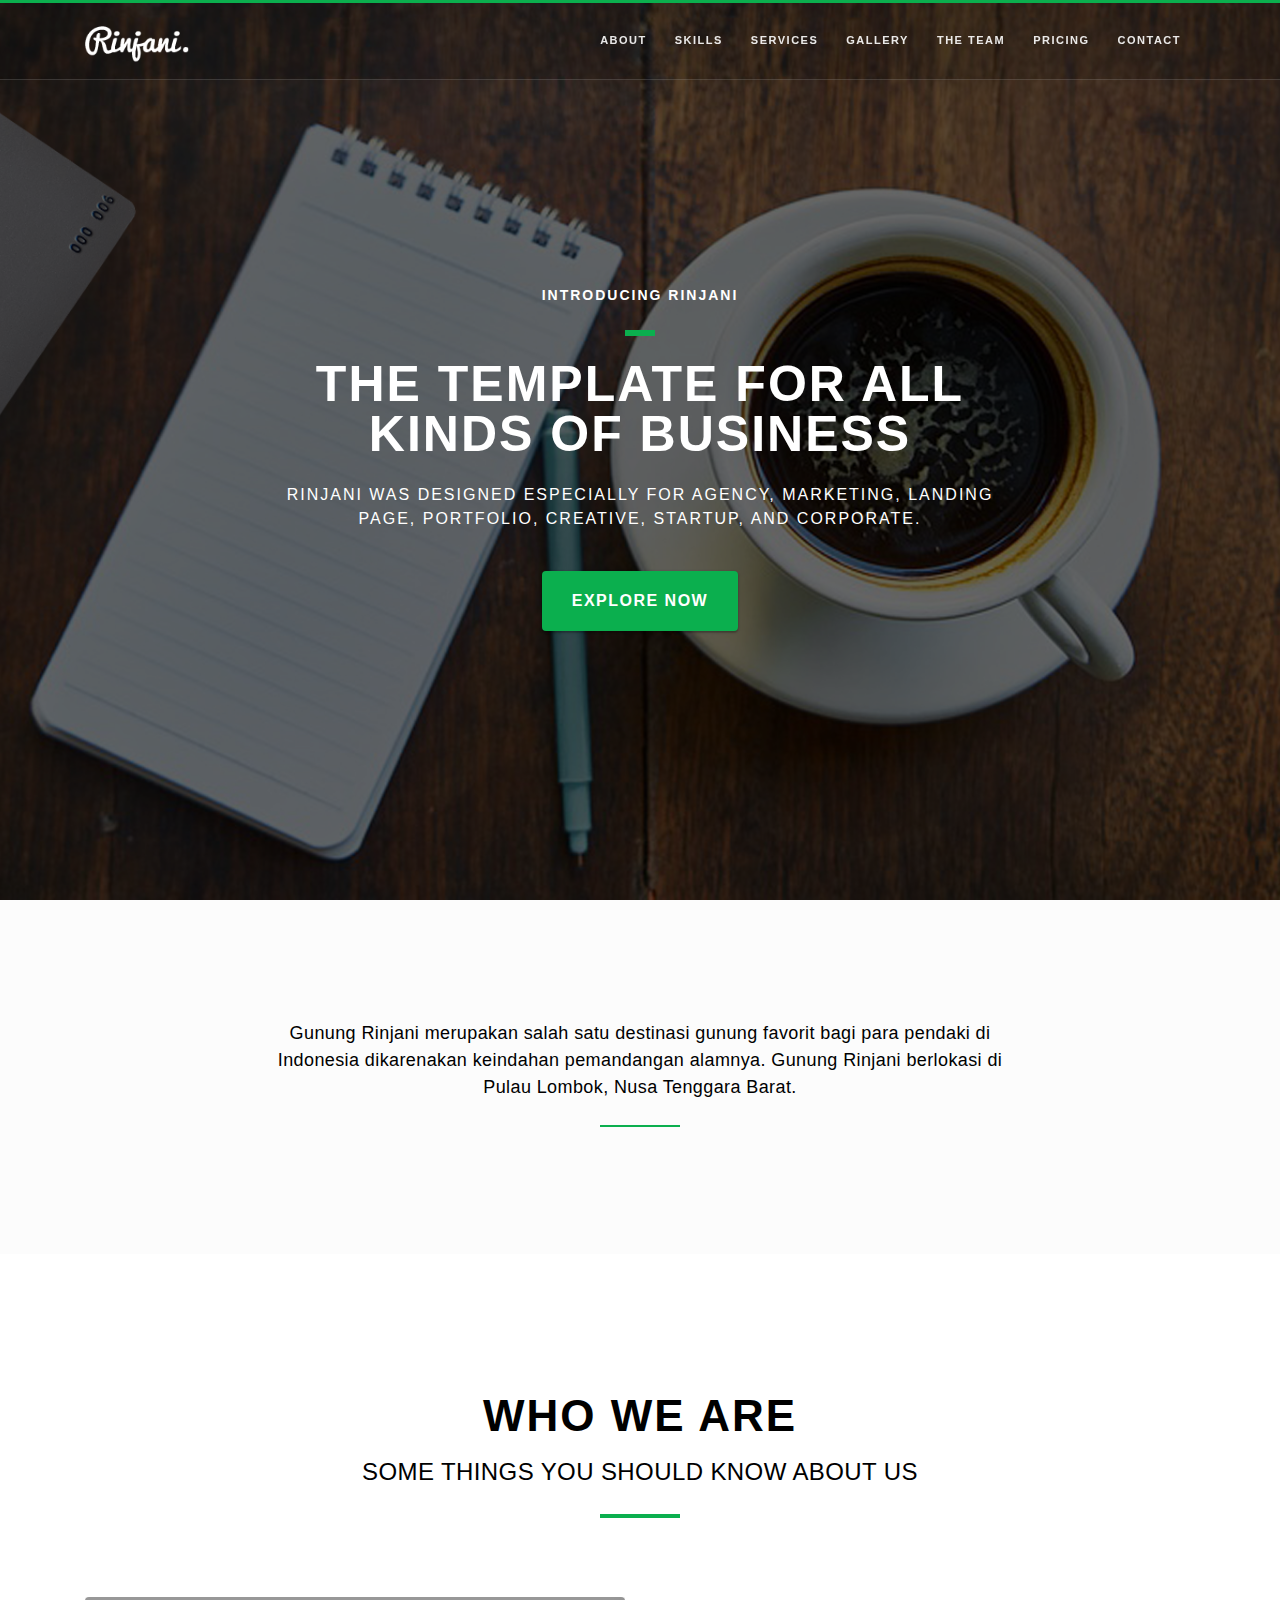
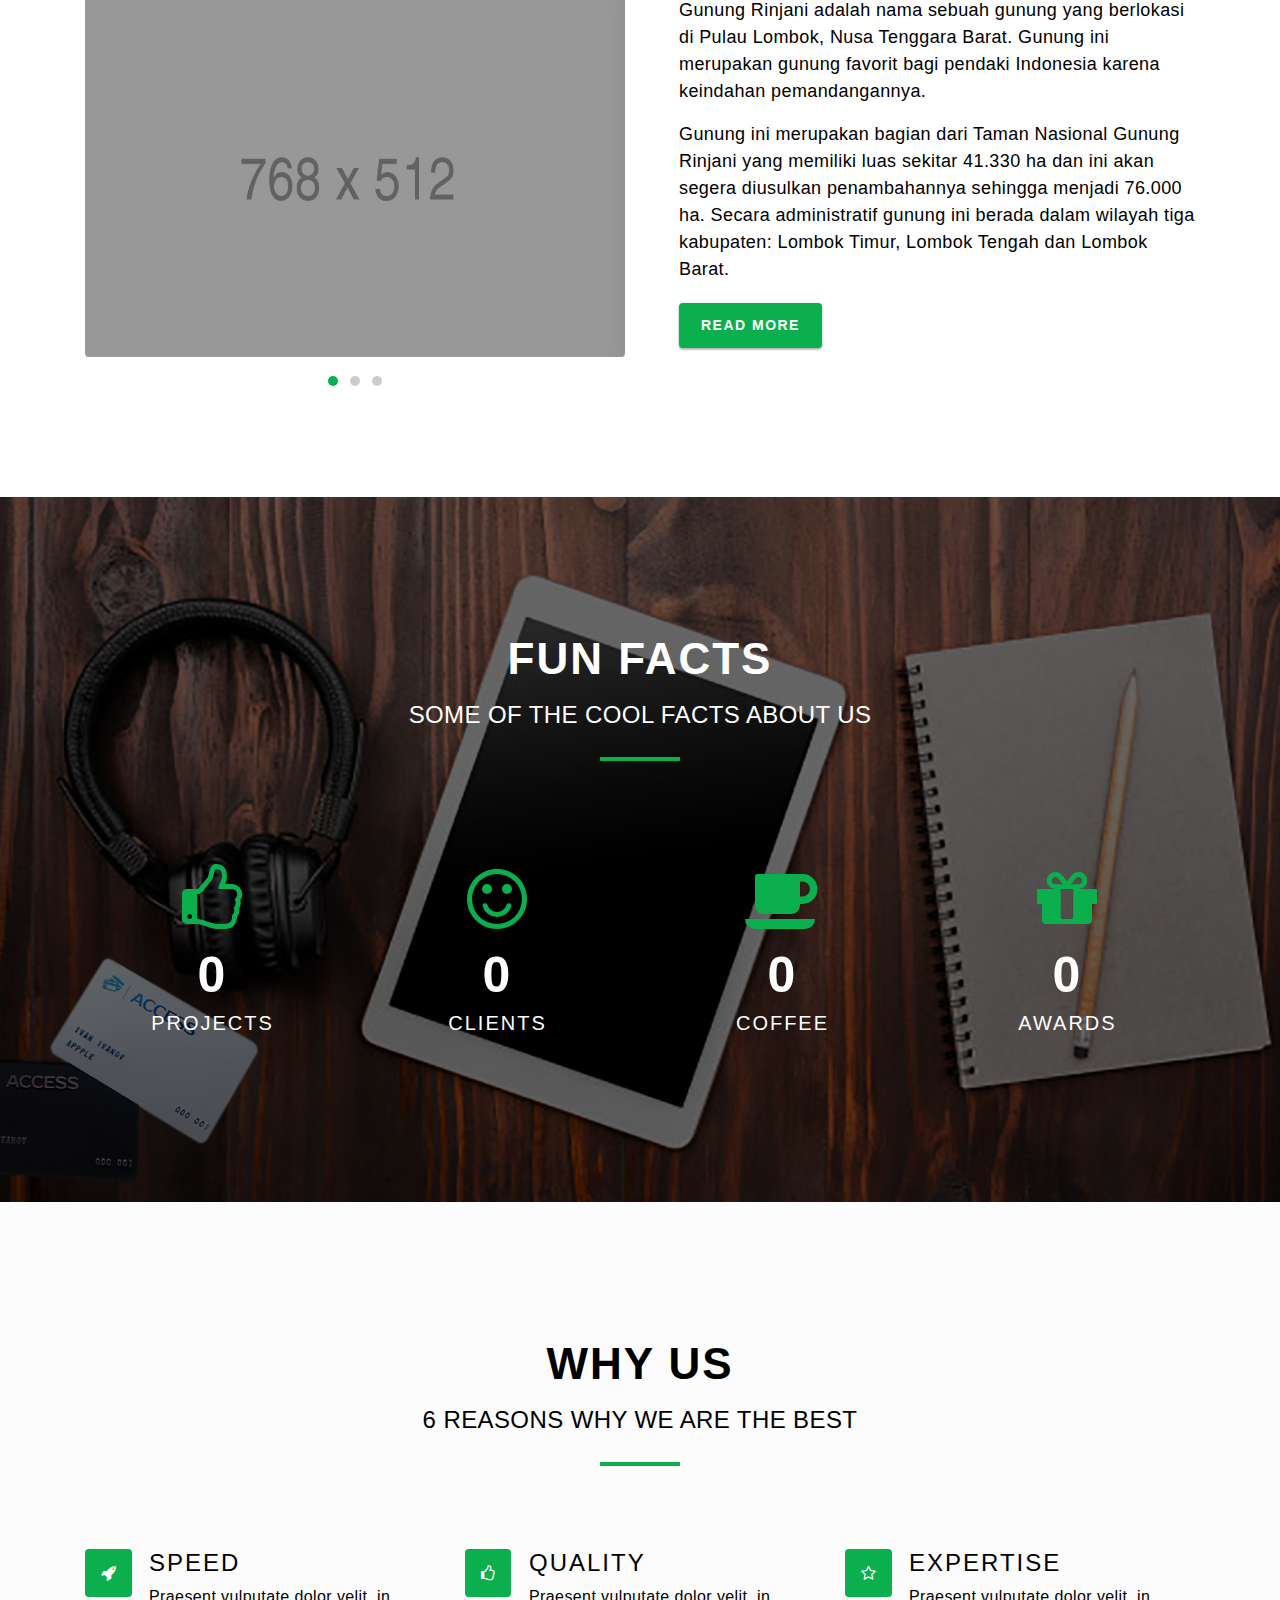
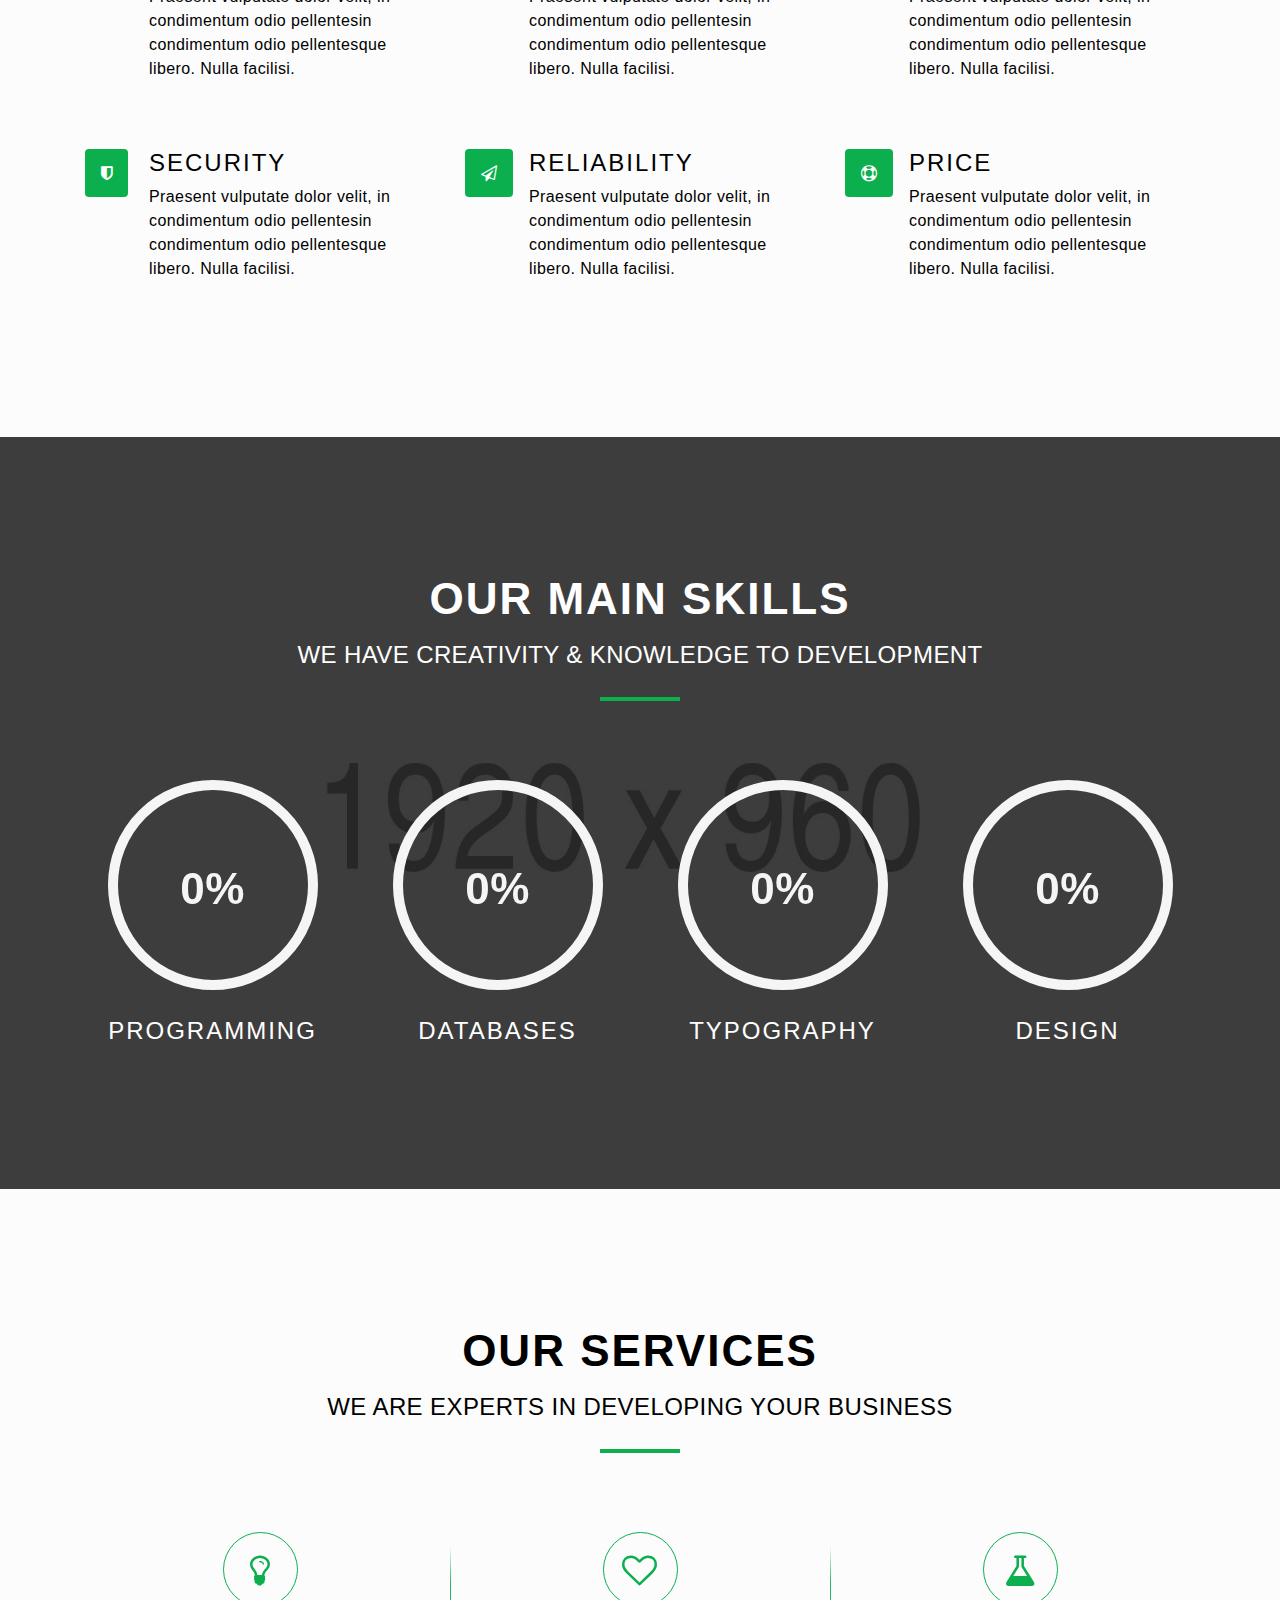
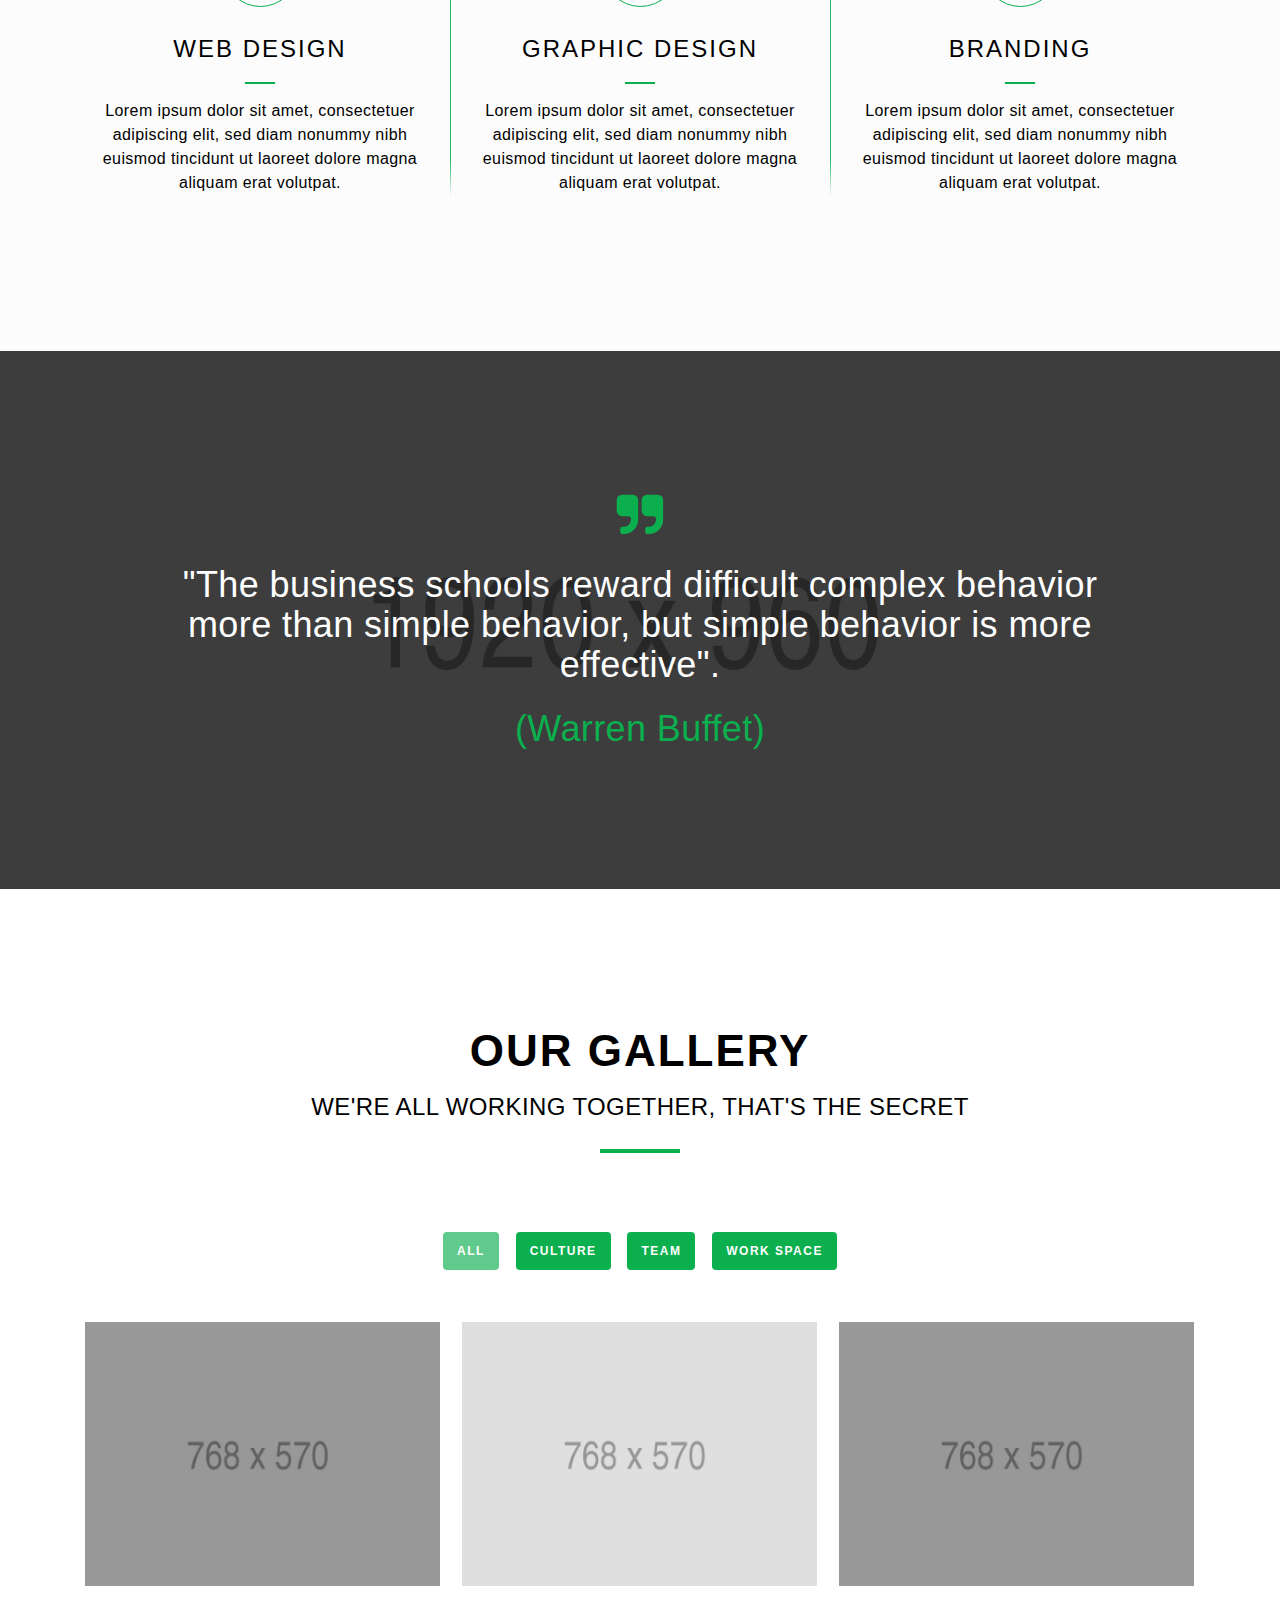
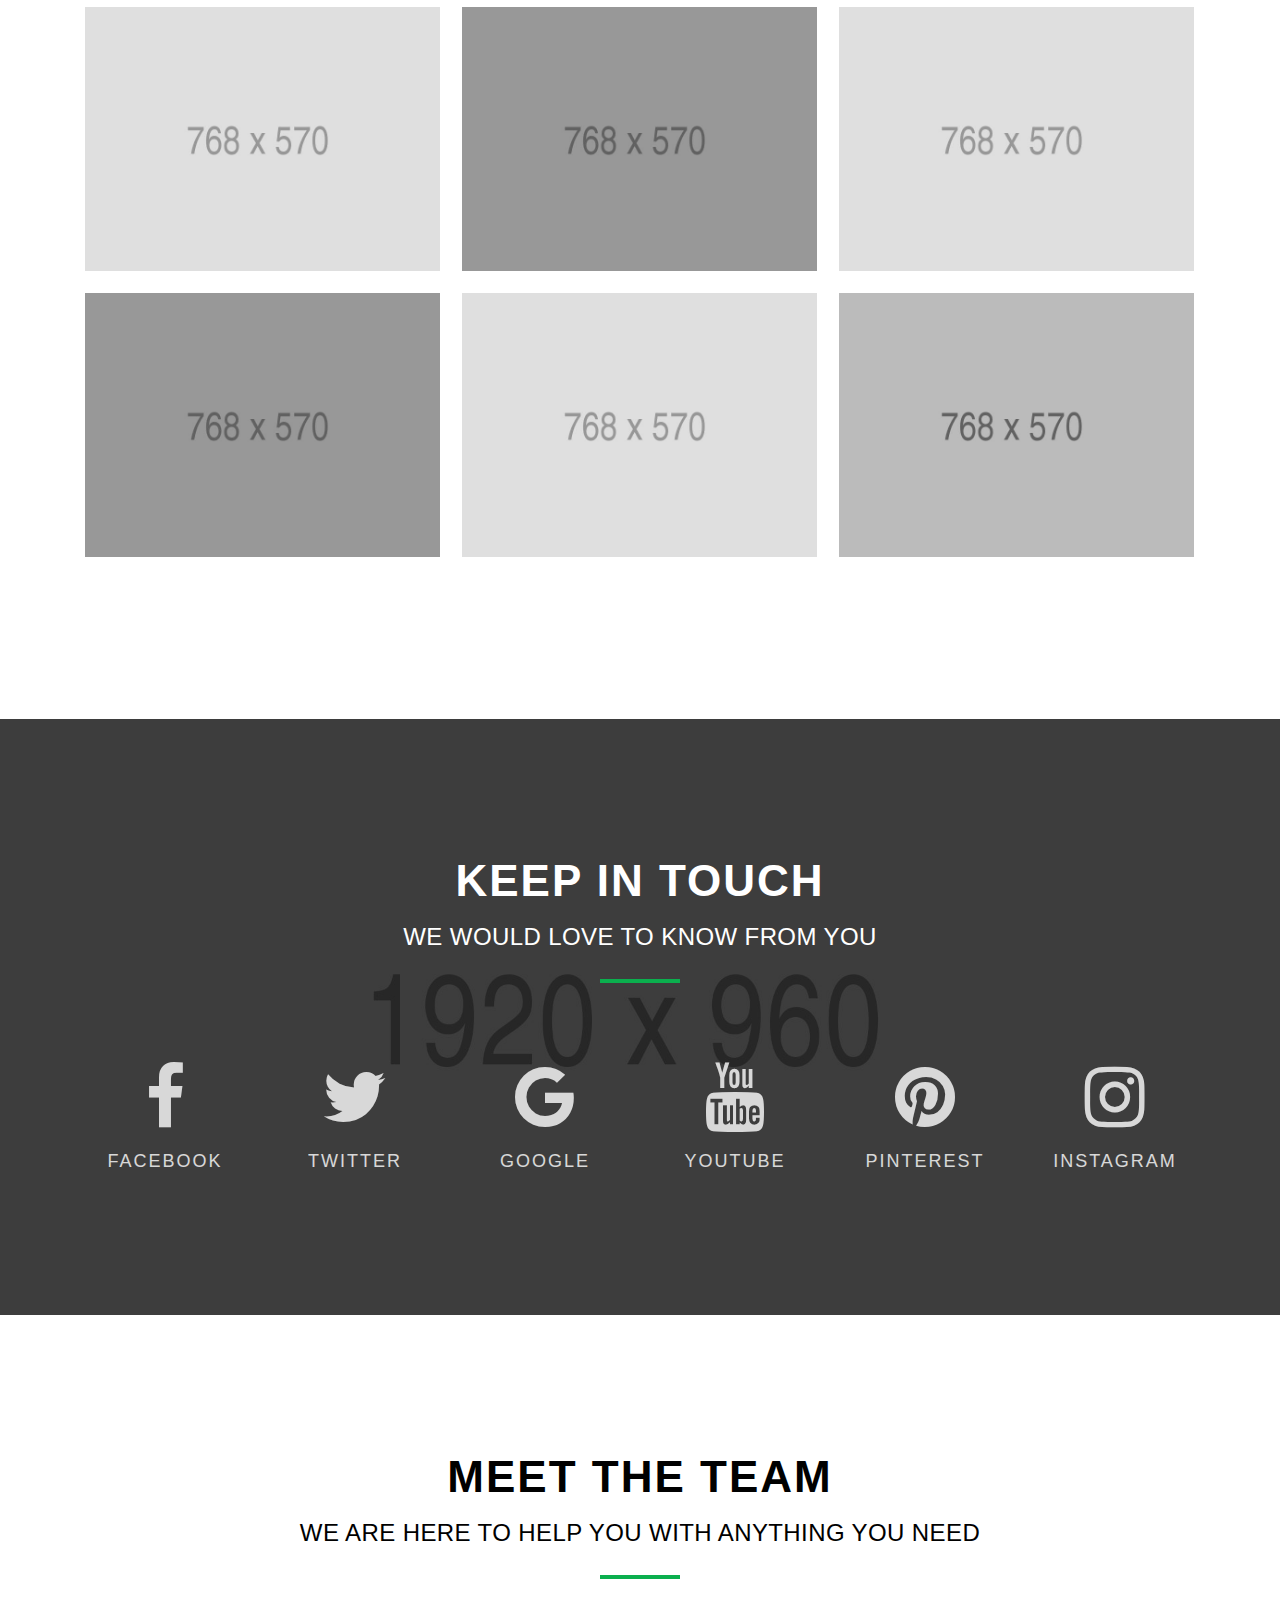
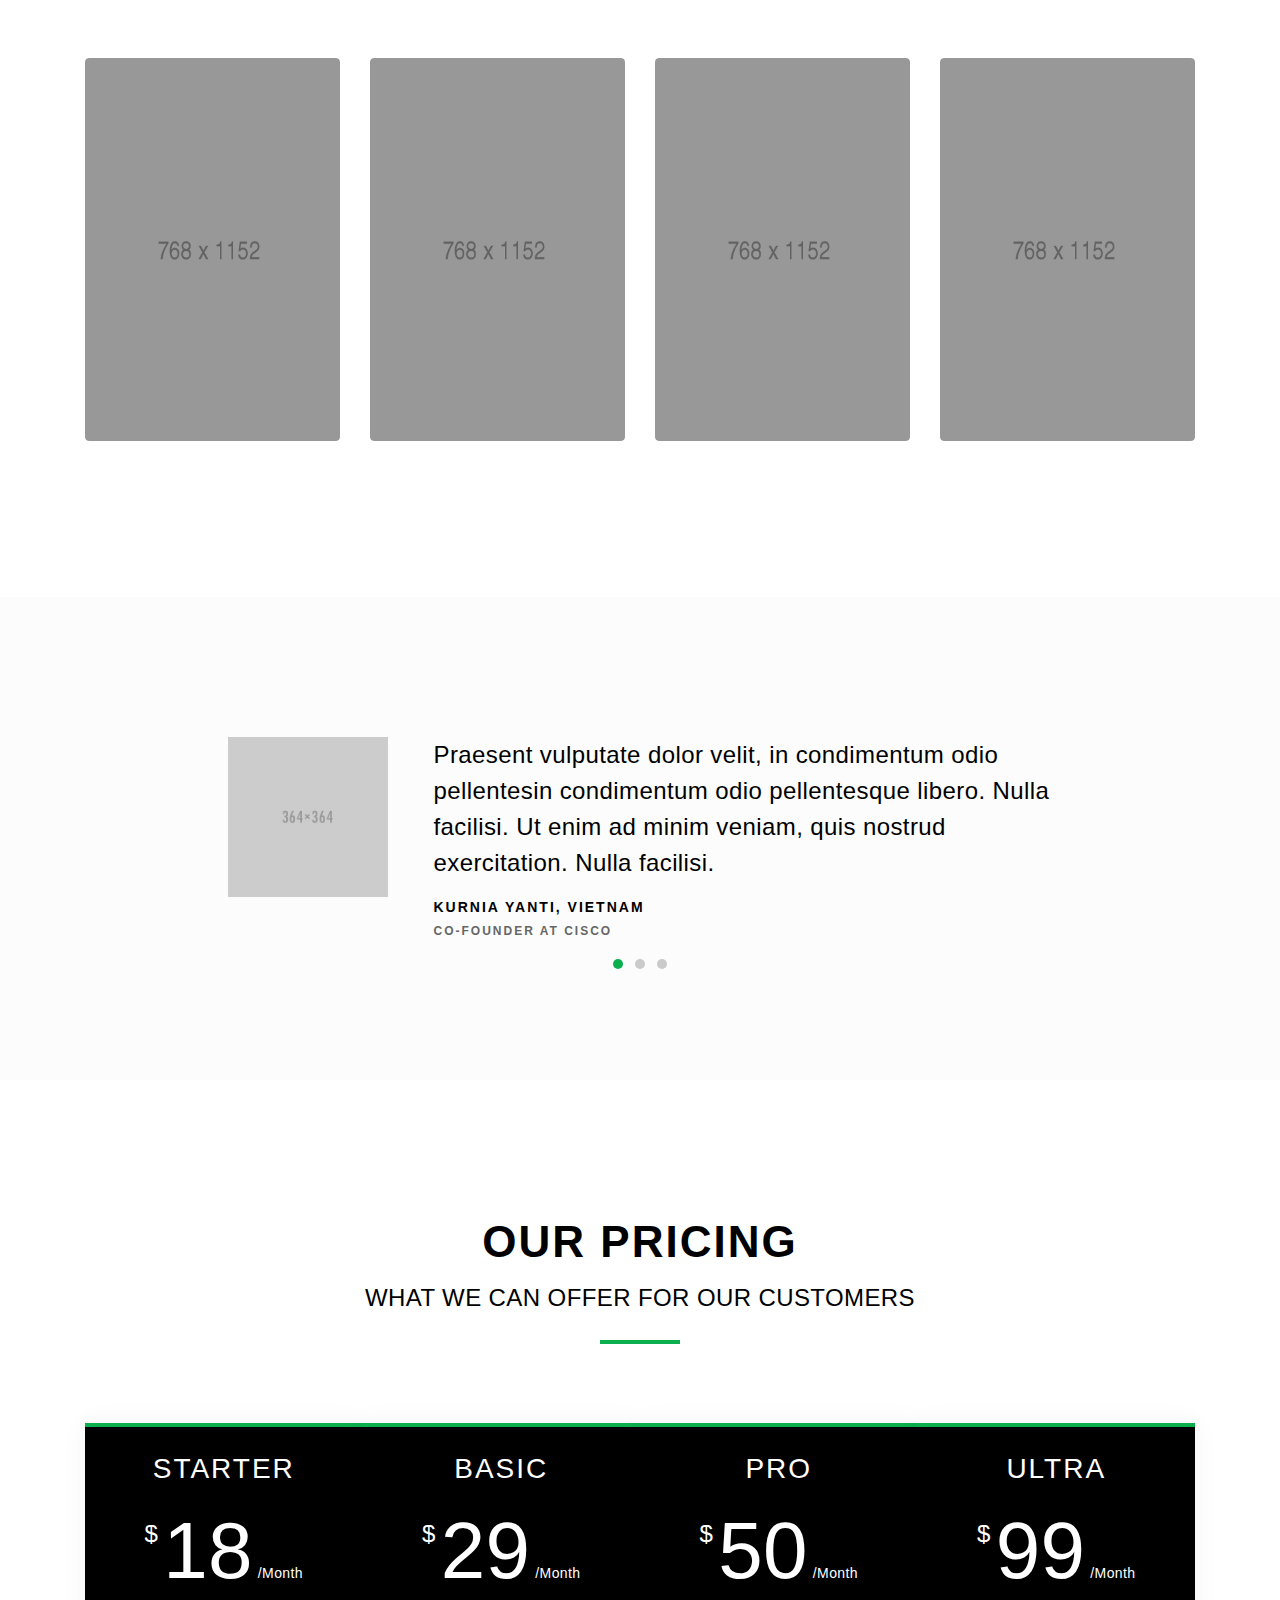
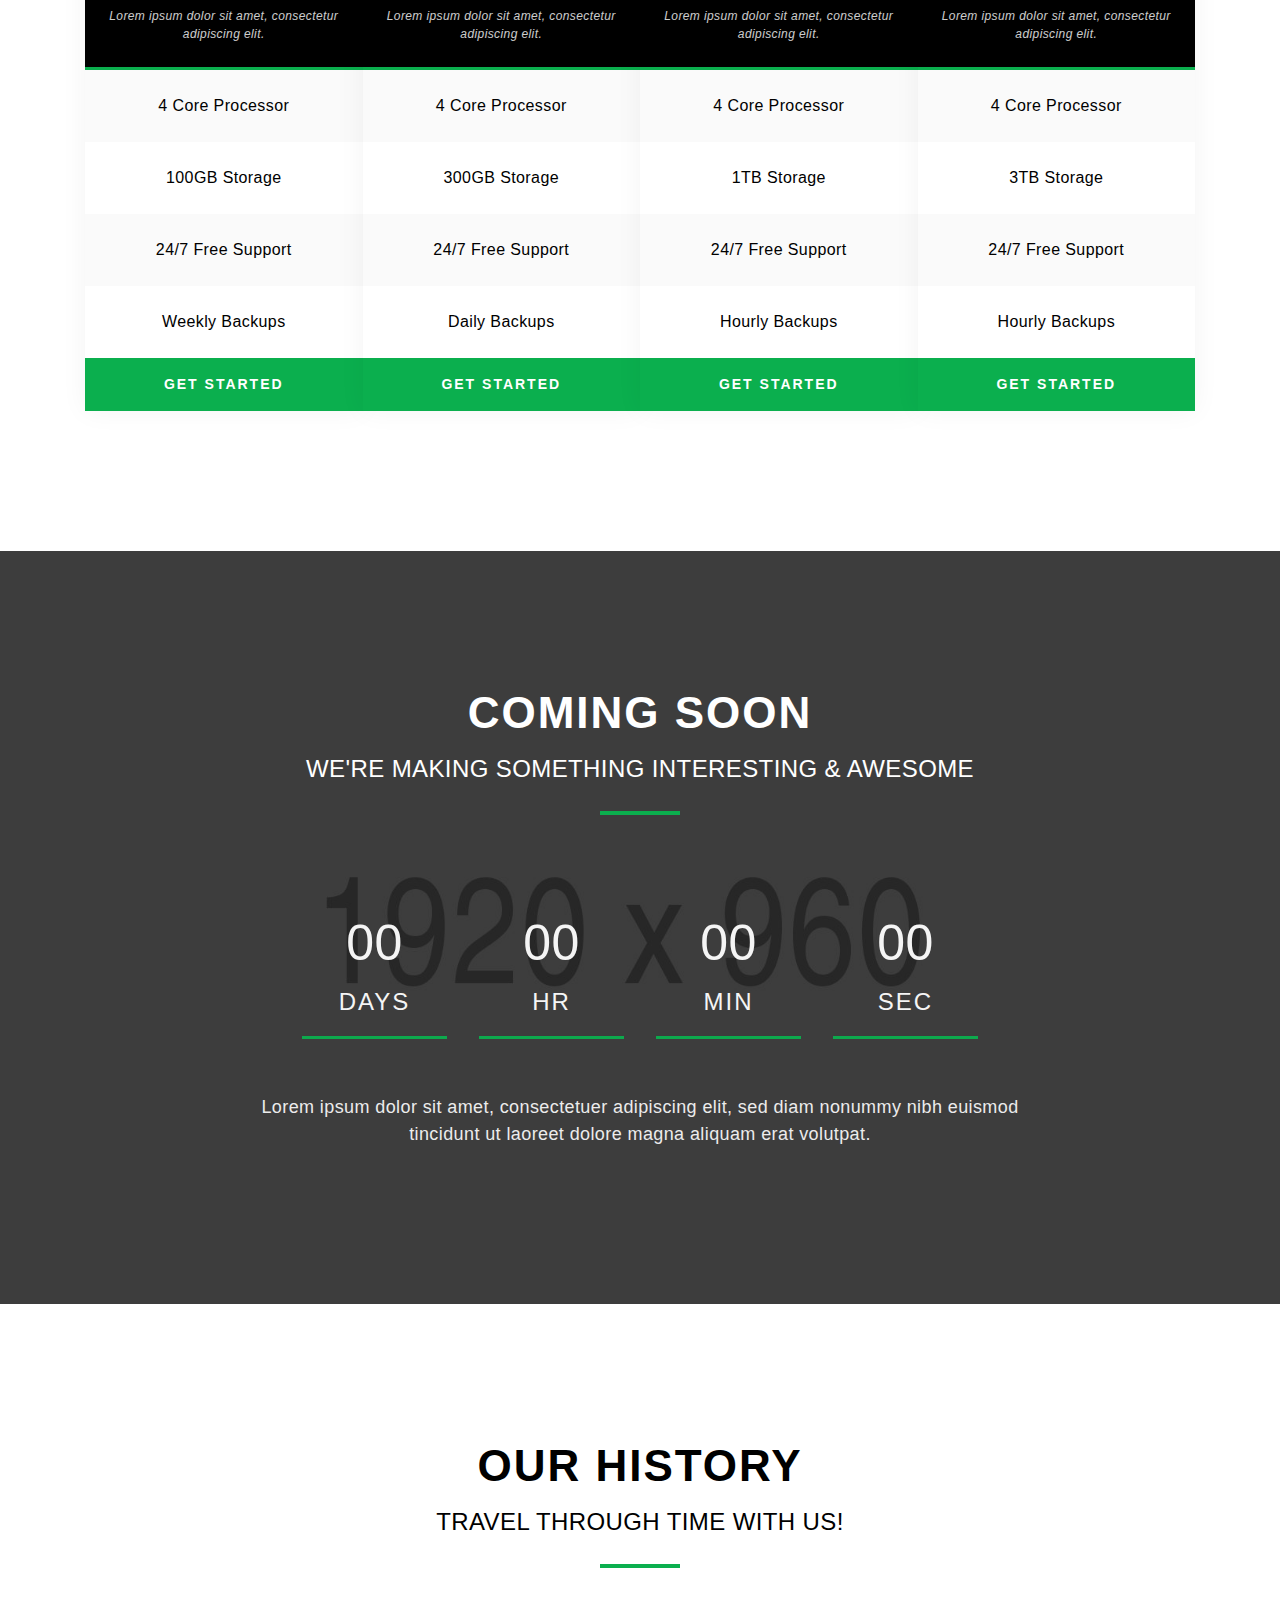
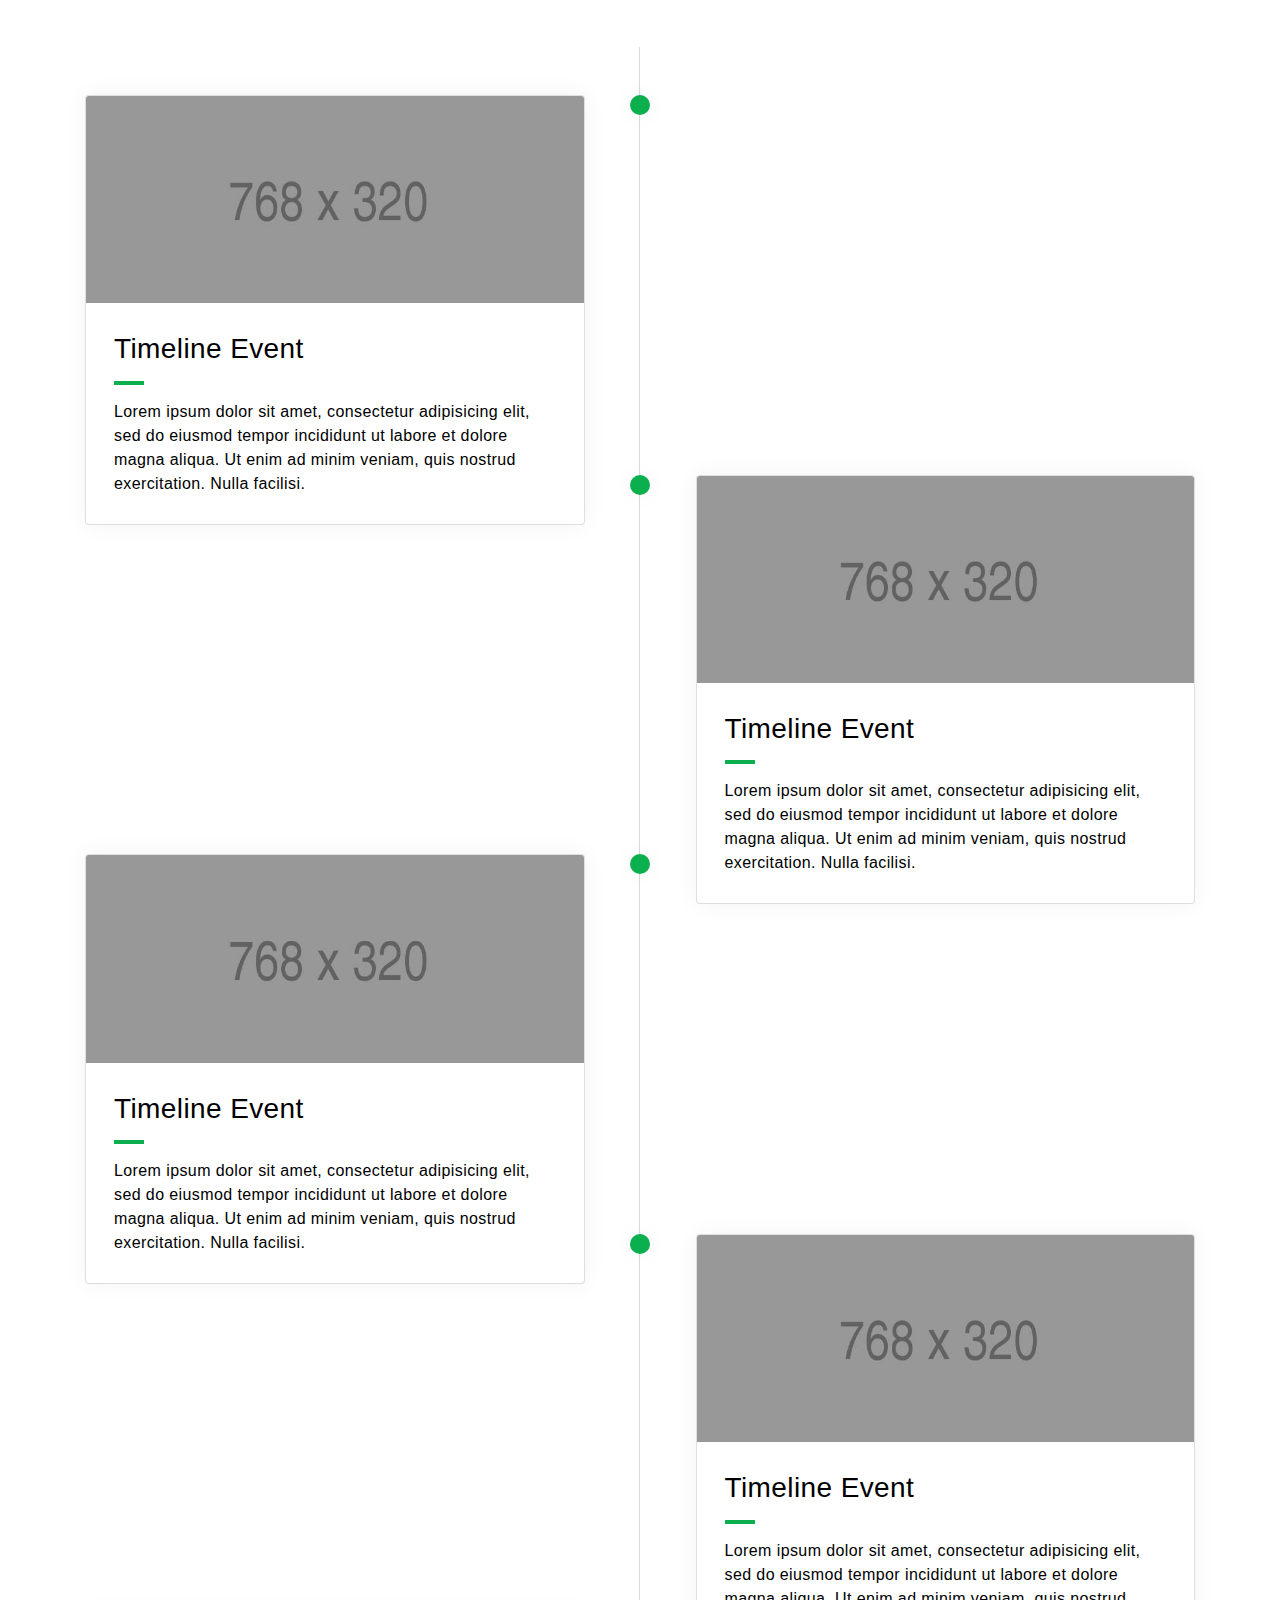
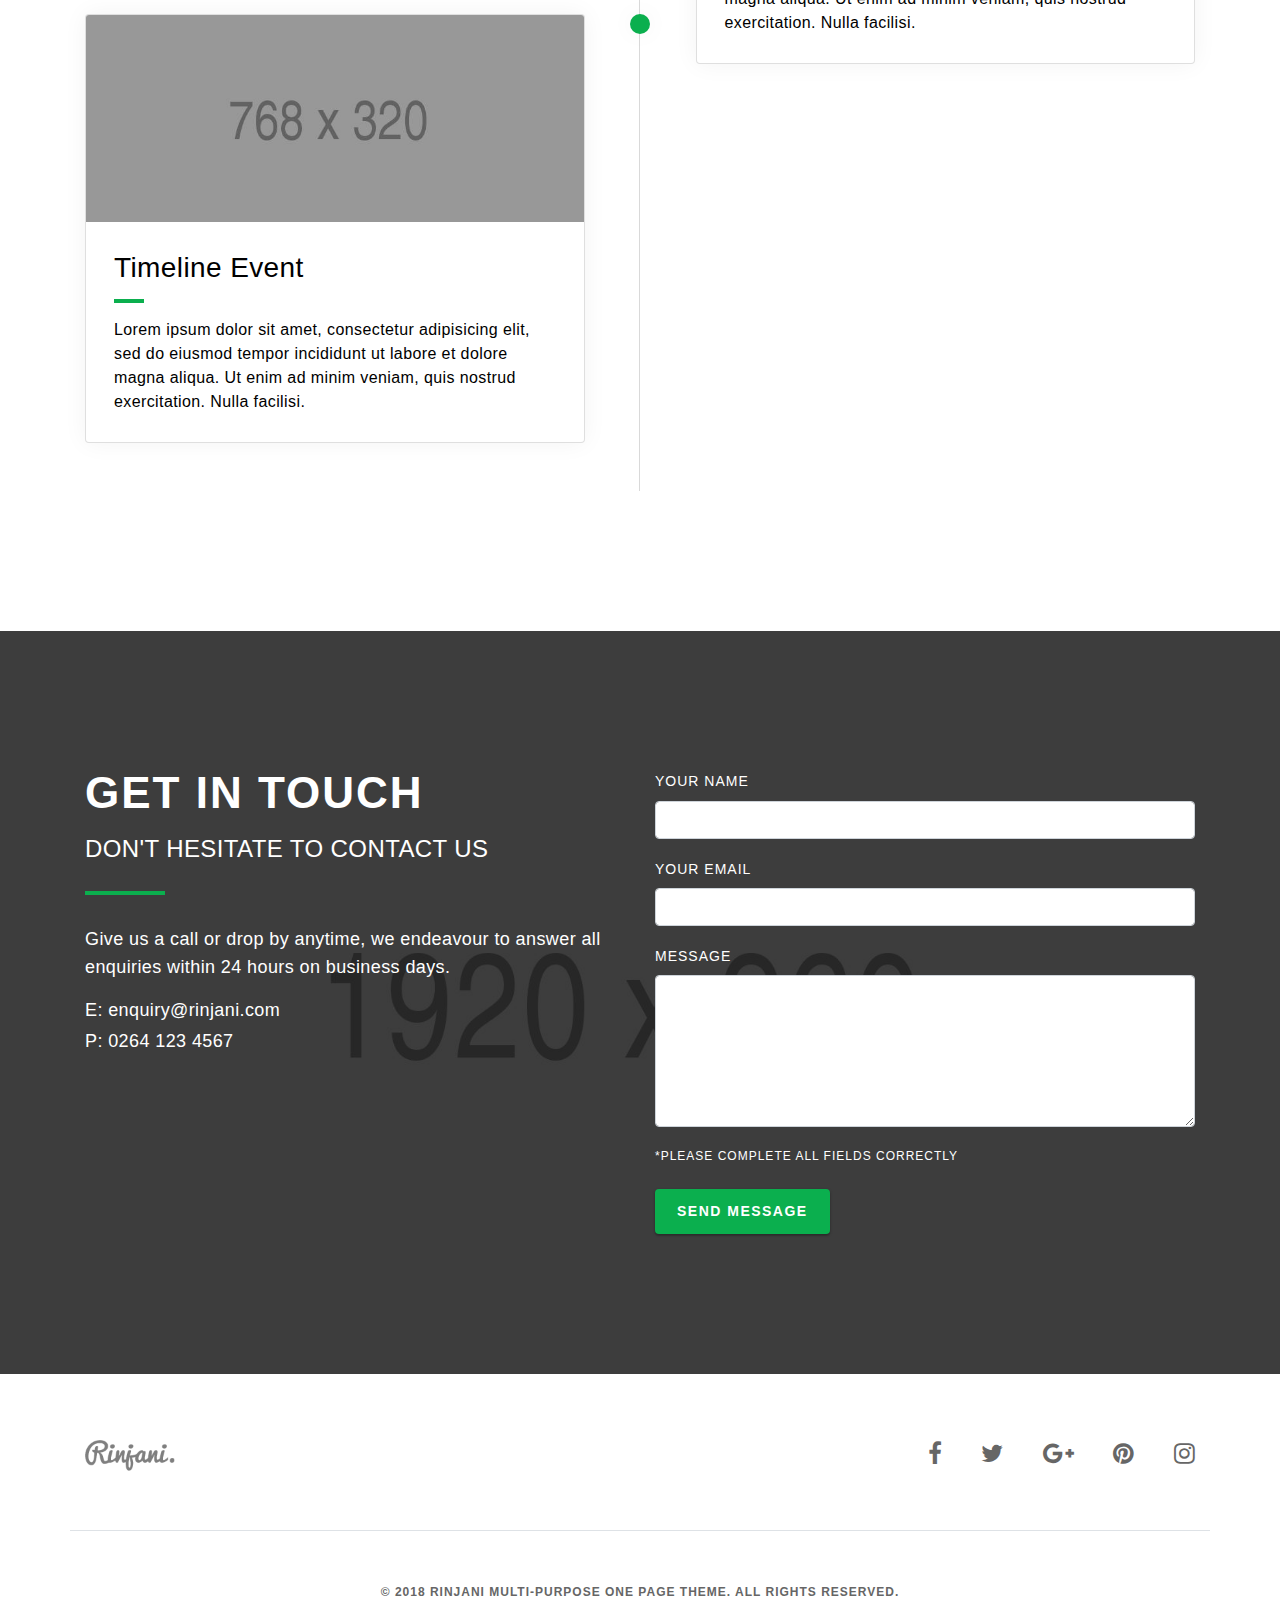
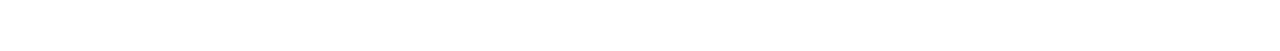
<file: home-background-static.html>
<!DOCTYPE html>
<html lang="en">
    <head>
        <title>Rinjani - Multi-Purpose One Page Theme</title>
        <meta name="description" content=""/>
        <meta name="keywords" content=""/>
        <meta charset="utf-8">
        <meta name="viewport" content="width=device-width, initial-scale=1, shrink-to-fit=no">
        <meta http-equiv="X-UA-Compatible" content="IE=edge" />
        
        <!-- Bootstrap CSS -->
        <link href="assets/css/bootstrap.min.css" rel="stylesheet" type="text/css">
        
        <!-- Font Awesome CSS -->
        <link href="assets/css/font-awesome.min.css" rel="stylesheet" type="text/css">
        
        <!-- Include all css plugins (below), or include individual files as needed -->
        <link href="assets/css/flickity.min.css" rel="stylesheet" type="text/css">
        <link href="assets/css/magnific-popup.css" rel="stylesheet" type="text/css">
        
        <!-- Theme CSS -->
        <link href="assets/css/theme.css" rel="stylesheet" type="text/css">
        <link href="assets/css/style.css" rel="stylesheet" type="text/css">
        
        <!-- Color Scheme CSS -->
        <link href="assets/css/color_green.css" rel="stylesheet" type="text/css">
    </head>
    <body id="page-top">
        
        <!-- Header Start -->
        <header class="header-dark fixed-top">
            <div class="container">
                <div class="row">
                    <div class="col-lg-3 navbar-header">
                        <a class="navbar-brand page-scroll" href="#page-top">
                            <img src="assets/images/logo-text-black.png" alt="" class="logo-text-dark">
                            <img src="assets/images/logo-text-white.png" alt="" class="logo-text-light">
                        </a>
                        
                        <button class="navbar-toggler" type="button" data-toggle="collapse" data-target="#navbar-header" aria-controls="navbar-header" aria-expanded="false" aria-label="Toggle navigation">
                            <span class="navbar-toggler-icon"></span>
                        </button>
                    </div>
                    <!-- //.col-lg-3 -->
                    
                    <div class="col-lg-9 navbar-wrapper justify-content-end">
                        <div id="navigation" class="navbar navbar-expand-lg">
                            <div class="collapse navbar-collapse" id="navbar-header">
                                <ul class="navbar-nav">
                                    <li class="nav-item">
                                        <a class="nav-link page-scroll" href="#about">About</a>
                                    </li>
                                    <li class="nav-item">
                                        <a class="nav-link page-scroll" href="#skills">Skills</a>
                                    </li>
                                    <li class="nav-item">
                                        <a class="nav-link page-scroll" href="#services">Services</a>
                                    </li>
                                    <li class="nav-item">
                                        <a class="nav-link page-scroll" href="#gallery">Gallery</a>
                                    </li>
                                    <li class="nav-item">
                                        <a class="nav-link page-scroll" href="#team">The Team</a>
                                    </li>
                                    <li class="nav-item">
                                        <a class="nav-link page-scroll" href="#pricing">Pricing</a>
                                    </li>
                                    <li class="nav-item">
                                        <a class="nav-link page-scroll" href="#contact">Contact</a>
                                    </li>
                                </ul>
                            </div>
                            <!-- //.navbar-collapse -->
                        </div>
                        <!-- //.navbar -->
                    </div>
                    <!-- //.col-lg-9 -->
                </div>
                <!-- //.row -->
            </div>
            <!-- //.container -->
        </header>
        <!-- //Header End -->
        
        
        <!-- Section - Home Start -->
        <section id="home" class="bg-cover bg-gray bg-overlay-black-6 h-100 w-100">
            <div class="container h-100">
                <div class="row align-items-center h-100 justify-content-center">
                    <div class="col-lg-8 pt-3 text-center">
                        <span class="d-block font-alt font-w-600 letter-spacing-2 text-medium text-uppercase text-white">
                            Introducing Rinjani
                        </span>
                        
                        <span class="bg-base-color d-inline-block mt-4 sep-line-medium-thick"></span>
                        
                        <h2 class="font-alt font-w-600 letter-spacing-2 mb-3 mt-3 text-uppercase text-white title-xs-extra-large title-extra-large-3">
                            The Template For All Kinds of Business
                        </h2>
                        
                        <span class="d-block font-alt letter-spacing-2 mb-3 mt-4 text-large text-uppercase text-white">
                            Rinjani was designed especially for agency, marketing, landing page, portfolio, creative, startup, and corporate.
                        </span>
                        
                        <a href="#about" class="page-scroll btn btn-base-color btn-large btn-shadow mr-0 mt-4">Explore Now</a>
                    </div>
                    <!-- //.col-lg-8 -->
                </div>
                <!-- //.row -->
            </div>
            <!-- //.container -->
        </section>
        <!-- //Section - Home End -->

        
        <!-- Intro Start -->
        <div class="intro bg-gray-light p-5">
            <div class="container py-5">
                <div class="row justify-content-center py-4">
                    <div class="col-lg-8 text-center">
                        <p class="font-alt mb-0 text-xs-large text-extra-large">Gunung Rinjani merupakan salah satu destinasi gunung favorit bagi para pendaki di Indonesia dikarenakan keindahan pemandangan alamnya. Gunung Rinjani berlokasi di Pulau Lombok, Nusa Tenggara Barat.</p>
                        <span class="bg-base-color d-inline-block mt-4 sep-line-long"></span>
                    </div>
                    <!-- //.col-lg-8 -->
                </div>
                <!-- //.row -->
            </div>
            <!-- //.container -->
        </div>
        <!-- //Intro End -->
        
        
        <!-- Section - About Start -->
        <section id="about" class="bg-white">
            <div class="container">
                <div class="row justify-content-center pb-5">
                    <div class="col-lg-9 pb-lg-4 text-center">
                        <h3 class="font-alt font-w-600 letter-spacing-2 text-uppercase title-xs-small title-extra-large-2">Who We Are</h3>
                        <p class="font-alt mb-0 mt-3 text-xs-large text-uppercase title-medium">Some things you should know about us</p>
                        <span class="bg-base-color d-inline-block mt-4 sep-line-thick-long"></span>
                    </div>
                    <!-- //.col-lg-9 -->
                </div>
                <!-- //.row -->
                
                <div class="row">
                    <div class="col-lg-6">
                        <div class="carousel-custom" data-pagedots="true" data-draggable="false" data-autoplay="5000">
                            <div class="carousel-cell w-100">
                                <img src="assets/images/about-1.jpg" alt="" class="img-fluid box-shadow-shallow rounded"/>
                            </div>
                            <!-- //.carousel-cell -->
                            
                            <div class="carousel-cell w-100">
                                <img src="assets/images/about-2.jpg" alt="" class="img-fluid box-shadow-shallow rounded"/>
                            </div>
                            <!-- //.carousel-cell -->
                            
                            <div class="carousel-cell w-100">
                                <img src="assets/images/about-3.jpg" alt="" class="img-fluid box-shadow-shallow rounded"/>
                            </div>
                            <!-- //.carousel-cell -->
                        </div>
                        <!-- //.carousel-custom -->
                    </div>
                    <!-- //.col-lg-6 -->
                    
                    <div class="col-lg-6">
                        <div class="pl-lg-4 pt-5 pt-lg-0">
                            <p class="font-alt text-extra-large">Gunung Rinjani adalah nama sebuah gunung yang berlokasi di Pulau Lombok, Nusa Tenggara Barat. Gunung ini merupakan gunung favorit bagi pendaki Indonesia karena keindahan pemandangannya.</p>
                            <p class="font-alt mt-2 text-extra-large">Gunung ini merupakan bagian dari Taman Nasional Gunung Rinjani yang memiliki luas sekitar 41.330 ha dan ini akan segera diusulkan penambahannya sehingga menjadi 76.000 ha. Secara administratif gunung ini berada dalam wilayah tiga kabupaten: Lombok Timur, Lombok Tengah dan Lombok Barat. </p>
                            <a href="#fun-facts" class="page-scroll btn btn-base-color btn-shadow mt-1">Read More</a>
                        </div>
                        <!-- //.pl-lg-4 -->
                    </div>
                    <!-- //.col-lg-6 -->
                </div>
                <!-- //.row -->
            </div>
            <!-- //.container -->
        </section>
        <!-- //Section - About End -->
        
        
        <!-- Section - Fun Facts Start -->
        <section id="fun-facts" class="bg-cover bg-gray bg-overlay-black-6">
            <div class="container">
                <div class="row justify-content-center pb-5">
                    <div class="col-lg-9 pb-lg-4 text-center text-white">
                        <h3 class="font-alt font-w-600 letter-spacing-2 text-uppercase title-xs-small title-extra-large-2">Fun Facts</h3>
                        <p class="font-alt mb-0 mt-3 text-xs-large text-uppercase title-medium">Some of the cool facts about us</p>
                        <span class="bg-base-color d-inline-block mt-4 sep-line-thick-long"></span>
                    </div>
                    <!-- //.col-lg-9 -->
                </div>
                <!-- //.row -->
                
                <div class="row align-items-center justify-content-center py-4">
                    <div class="col-md-3 text-center">
                        <i class="fa fa-thumbs-o-up text-base-color title-extra-large-4"></i>
                        <span class="timer d-block font-alt font-w-600 letter-spacing-2 mt-3 text-white title-md-large title-extra-large-3" data-from="0" data-to="2780" data-speed="1500">0</span>
                        <span class="d-inline-block font-alt letter-spacing-2 mt-2 title-small text-uppercase text-white">Projects</span>
                    </div>
                    <!-- //.col-md-3 -->
                    
                    <div class="col-md-3 mt-5 mt-md-0 text-center">
                        <i class="fa fa-smile-o text-base-color title-extra-large-4"></i>
                        <span class="timer d-block font-alt font-w-600 letter-spacing-2 mt-3 text-white title-md-large title-extra-large-3" data-from="0" data-to="487" data-speed="1500">0</span>
                        <span class="d-inline-block font-alt letter-spacing-2 mt-2 title-small text-uppercase text-white">Clients</span>
                    </div>
                    <!-- //.col-md-3 -->
                    
                    <div class="col-md-3 mt-5 mt-md-0 text-center">
                        <i class="fa fa-coffee text-base-color title-extra-large-4"></i>
                        <span class="timer d-block font-alt font-w-600 letter-spacing-2 mt-3 text-white title-md-large title-extra-large-3" data-from="0" data-to="13730" data-speed="1500">0</span>
                        <span class="d-inline-block font-alt letter-spacing-2 mt-2 title-small text-uppercase text-white">Coffee</span>
                    </div>
                    <!-- //.col-md-3 -->
                    
                    <div class="col-md-3 mt-5 mt-md-0 text-center">
                        <i class="fa fa-gift text-base-color title-extra-large-4"></i>
                        <span class="timer d-block font-alt font-w-600 letter-spacing-2 mt-3 text-white title-md-large title-extra-large-3" data-from="0" data-to="154" data-speed="1500">0</span>
                        <span class="d-inline-block font-alt letter-spacing-2 mt-2 title-small text-uppercase text-white">Awards</span>
                    </div>
                    <!-- //.col-md-3 -->
                </div>
                <!-- //.row -->
            </div>
            <!-- //.container -->
        </section>
        <!-- //Section - Fun Facts End -->
        
        
        <!-- Section - Why Us Start -->
        <section id="why-us" class="bg-gray-light">
            <div class="container">
                <div class="row justify-content-center pb-5">
                    <div class="col-lg-9 pb-lg-4 text-center">
                        <h3 class="font-alt font-w-600 letter-spacing-2 text-uppercase title-xs-small title-extra-large-2">Why Us</h3>
                        <p class="font-alt mb-0 mt-3 text-xs-large text-uppercase title-medium">6 reasons why we are the best</p>
                        <span class="bg-base-color d-inline-block mt-4 sep-line-thick-long"></span>
                    </div>
                    <!-- //.col-lg-9 -->
                </div>
                <!-- //.row -->
                
                <div class="row">
                    <div class="col-md-6 col-lg-4">
                        <div class="pl-5 position-relative">
                            <i class="fa fa-rocket bg-base-color left-0 mt-1 p-3 position-absolute top-0 rounded text-white"></i>
                            <div class="ml-3">
                                <span class="d-block font-alt letter-spacing-2 title-medium text-uppercase">Speed</span>
                                <p class="mt-1 text-large">Praesent vulputate dolor velit, in condimentum odio pellentesin condimentum odio pellentesque libero. Nulla facilisi.</p>
                            </div>
                            <!-- //.ml-3 -->
                        </div>
                        <!-- //.pl-5 -->
                    </div>
                    <!-- //.md-6 -->
                    
                    <div class="col-md-6 col-lg-4 mt-5 mt-md-0">
                        <div class="pl-5 position-relative">
                            <i class="fa fa-thumbs-o-up bg-base-color left-0 mt-1 p-3 position-absolute top-0 rounded text-white"></i>
                            <div class="ml-3">
                                <span class="d-block font-alt letter-spacing-2 title-medium text-uppercase">Quality</span>
                                <p class="mt-1 text-large">Praesent vulputate dolor velit, in condimentum odio pellentesin condimentum odio pellentesque libero. Nulla facilisi.</p>
                            </div>
                            <!-- //.ml-3 -->
                        </div>
                        <!-- //.pl-5 -->
                    </div>
                    <!-- //.md-6 -->
                    
                    <div class="col-md-6 col-lg-4 mt-5 mt-lg-0">
                        <div class="pl-5 position-relative">
                            <i class="fa fa-star-o bg-base-color left-0 mt-1 p-3 position-absolute top-0 rounded text-white"></i>
                            <div class="ml-3">
                                <span class="d-block font-alt letter-spacing-2 title-medium text-uppercase">Expertise</span>
                                <p class="mt-1 text-large">Praesent vulputate dolor velit, in condimentum odio pellentesin condimentum odio pellentesque libero. Nulla facilisi.</p>
                            </div>
                            <!-- //.ml-3 -->
                        </div>
                        <!-- //.pl-5 -->
                    </div>
                    <!-- //.md-6 -->
                    
                    <div class="col-md-6 col-lg-4 mt-5">
                        <div class="pl-5 position-relative">
                            <i class="fa fa-shield bg-base-color left-0 mt-1 p-3 position-absolute top-0 rounded text-white"></i>
                            <div class="ml-3">
                                <span class="d-block font-alt letter-spacing-2 title-medium text-uppercase">Security</span>
                                <p class="mt-1 text-large">Praesent vulputate dolor velit, in condimentum odio pellentesin condimentum odio pellentesque libero. Nulla facilisi.</p>
                            </div>
                            <!-- //.ml-3 -->
                        </div>
                        <!-- //.pl-5 -->
                    </div>
                    <!-- //.md-6 -->
                    
                    <div class="col-md-6 col-lg-4 mt-5">
                        <div class="pl-5 position-relative">
                            <i class="fa fa-paper-plane-o bg-base-color left-0 mt-1 p-3 position-absolute top-0 rounded text-white"></i>
                            <div class="ml-3">
                                <span class="d-block font-alt letter-spacing-2 title-medium text-uppercase">Reliability</span>
                                <p class="mt-1 text-large">Praesent vulputate dolor velit, in condimentum odio pellentesin condimentum odio pellentesque libero. Nulla facilisi.</p>
                            </div>
                            <!-- //.ml-3 -->
                        </div>
                        <!-- //.pl-5 -->
                    </div>
                    <!-- //.md-6 -->
                    
                    <div class="col-md-6 col-lg-4 mt-5">
                        <div class="pl-5 position-relative">
                            <i class="fa fa-support bg-base-color left-0 mt-1 p-3 position-absolute top-0 rounded text-white"></i>
                            <div class="ml-3">
                                <span class="d-block font-alt letter-spacing-2 title-medium text-uppercase">Price</span>
                                <p class="mt-1 text-large">Praesent vulputate dolor velit, in condimentum odio pellentesin condimentum odio pellentesque libero. Nulla facilisi.</p>
                            </div>
                            <!-- //.ml-3 -->
                        </div>
                        <!-- //.pl-5 -->
                    </div>
                    <!-- //.md-6 -->
                </div>
                <!-- //.row -->
            </div>
            <!-- //.container -->
        </section>
        <!-- //Section - Why Us End -->
        
        
        <!-- Section - Skills Start -->
        <section id="skills" class="bg-cover bg-gray bg-overlay-black-6">
            <div class="container">
                <div class="row justify-content-center pb-5">
                    <div class="col-lg-9 pb-lg-4 text-center text-white">
                        <h3 class="font-alt font-w-600 letter-spacing-2 text-uppercase title-xs-small title-extra-large-2">Our Main Skills</h3>
                        <p class="font-alt mb-0 mt-3 text-xs-large text-uppercase title-medium">We have creativity & knowledge to development</p>
                        <span class="bg-base-color d-inline-block mt-4 sep-line-thick-long"></span>
                    </div>
                    <!-- //.col-lg-9 -->
                </div>
                <!-- //.row -->
                
                <div class="row">
                    <div class="col-md-6 col-lg-3 text-center">
                        <div class="pie-chart opacity-9-5">
                            <div class="chart font-alt text-white" data-percent="0" data-percent-update="83" data-bar-color="#0baf4e" data-track-color="#ffffff">
                                <span class="percent font-alt font-w-600 title-extra-large-2">0%</span>
                            </div>
                            <!-- //.chart -->
                        </div>
                        <!-- //.pie-chart -->
                        
                        <span class="d-block font-alt letter-spacing-2 mt-3 title-medium text-uppercase text-white">Programming</span>
                    </div>
                    <!-- //.col-md-6 -->
                    
                    <div class="col-md-6 col-lg-3 mt-5 mt-md-0 text-center">
                        <div class="pie-chart opacity-9-5">
                            <div class="chart font-alt text-white" data-percent="0" data-percent-update="51" data-bar-color="#0baf4e" data-track-color="#ffffff">
                                <span class="percent font-alt font-w-600 title-extra-large-2">0%</span>
                            </div>
                            <!-- //.chart -->
                        </div>
                        <!-- //.pie-chart -->
                        
                        <span class="d-block font-alt letter-spacing-2 mt-3 title-medium text-uppercase text-white">Databases</span>
                    </div>
                    <!-- //.col-md-6 -->
                    
                    <div class="col-md-6 col-lg-3 mt-5 mt-lg-0 text-center">
                        <div class="pie-chart opacity-9-5">
                            <div class="chart font-alt text-white" data-percent="0" data-percent-update="64" data-bar-color="#0baf4e" data-track-color="#ffffff">
                                <span class="percent font-alt font-w-600 title-extra-large-2">0%</span>
                            </div>
                            <!-- //.chart -->
                        </div>
                        <!-- //.pie-chart -->
                        
                        <span class="d-block font-alt letter-spacing-2 mt-3 title-medium text-uppercase text-white">Typography</span>
                    </div>
                    <!-- //.col-md-6 -->
                    
                    <div class="col-md-6 col-lg-3 mt-5 mt-lg-0 text-center">
                        <div class="pie-chart opacity-9-5">
                            <div class="chart font-alt text-white" data-percent="0" data-percent-update="90" data-bar-color="#0baf4e" data-track-color="#ffffff">
                                <span class="percent font-alt font-w-600 title-extra-large-2">0%</span>
                            </div>
                            <!-- //.chart -->
                        </div>
                        <!-- //.pie-chart -->
                        
                        <span class="d-block font-alt letter-spacing-2 mt-3 title-medium text-uppercase text-white">Design</span>
                    </div>
                    <!-- //.col-md-6 -->
                </div>
                <!-- //.row -->
            </div>
            <!-- //.container -->
        </section>
        <!-- //Section - Skills End -->
        
        
        <!-- Section - Services Start -->
        <section id="services" class="bg-gray-light">
            <div class="container">
                <div class="row justify-content-center pb-5">
                    <div class="col-lg-9 pb-lg-4 text-center">
                        <h3 class="font-alt font-w-600 letter-spacing-2 text-uppercase title-xs-small title-extra-large-2">Our Services</h3>
                        <p class="font-alt mb-0 mt-3 text-xs-large text-uppercase title-medium">We are experts in developing your business</p>
                        <span class="bg-base-color d-inline-block mt-4 sep-line-thick-long"></span>
                    </div>
                    <!-- //.col-lg-9 -->
                </div>
                <!-- //.row -->
                
                <div class="row">
                    <div class="col-md-4">
                        <div class="features-block text-center">
                            <div class="block-icon ease">
                                <i class="fa fa-lightbulb-o ease"></i>
                            </div>
                            <!-- //.block-icon -->
                            
                            <span class="d-block font-alt letter-spacing-2 mt-4 text-uppercase title-medium">Web Design</span>
                            <span class="bg-base-color d-inline-block mt-2 sep-line"></span>
                            <p class="mt-2 text-large">Lorem ipsum dolor sit amet, consectetuer adipiscing elit, sed diam nonummy nibh euismod tincidunt ut laoreet dolore magna aliquam erat volutpat.</p>
                        </div>
                        <!-- //.features-block -->
                    </div>
                    <!-- //.col-md-4 -->
                    
                    <div class="col-md-4 mt-5 mt-md-0">
                        <div class="features-block text-center">
                            <div class="block-icon ease">
                                <i class="fa fa-heart-o ease"></i>
                            </div>
                            <!-- //.block-icon -->
                            
                            <span class="d-block font-alt letter-spacing-2 mt-4 text-uppercase title-medium">Graphic Design</span>
                            <span class="bg-base-color d-inline-block mt-2 sep-line"></span>
                            <p class="mt-2 text-large">Lorem ipsum dolor sit amet, consectetuer adipiscing elit, sed diam nonummy nibh euismod tincidunt ut laoreet dolore magna aliquam erat volutpat.</p>
                        </div>
                        <!-- //.features-block -->
                    </div>
                    <!-- //.col-md-4 -->
                    
                    <div class="col-md-4 mt-5 mt-md-0">
                        <div class="features-block border-0 text-center">
                            <div class="block-icon ease">
                                <i class="fa fa-flask ease"></i>
                            </div>
                            <!-- //.block-icon -->
                            
                            <span class="d-block font-alt letter-spacing-2 mt-4 text-uppercase title-medium">Branding</span>
                            <span class="bg-base-color d-inline-block mt-2 sep-line"></span>
                            <p class="mt-2 text-large">Lorem ipsum dolor sit amet, consectetuer adipiscing elit, sed diam nonummy nibh euismod tincidunt ut laoreet dolore magna aliquam erat volutpat.</p>
                        </div>
                        <!-- //.features-block -->
                    </div>
                    <!-- //.col-md-4 -->
                </div>
                <!-- //.row -->
            </div>
            <!-- //.container -->
        </section>
        <!-- //Section - Services End -->
        
        
        <!-- Section - Quote Start -->
        <section id="quote" class="bg-cover bg-gray bg-overlay-black-6">
            <div class="container">
                <div class="row justify-content-center">
                    <div class="col-lg-10 text-center">
                        <i class="fa fa-quote-right text-base-color title-extra-large-3"></i>
                        <h3 class="d-block mt-4 font-alt text-white title-extra-large">"The business schools reward difficult complex behavior more than simple behavior, but simple behavior is more effective".</h3>
                        <span class="d-block mt-4 font-alt text-base-color title-extra-large">(Warren Buffet)</span>
                    </div>
                    <!-- //.col-lg-10 -->
                </div>
                <!-- //.row -->
            </div>
            <!-- //.container -->
        </section>
        <!-- //Section - Quote End -->
        
        
        <!-- Section - Gallery Start -->
        <section id="gallery" class="bg-white">
            <div class="container">
                <div class="row justify-content-center pb-5">
                    <div class="col-lg-9 pb-lg-4 text-center">
                        <h3 class="font-alt font-w-600 letter-spacing-2 text-uppercase title-xs-small title-extra-large-2">Our Gallery</h3>
                        <p class="font-alt mb-0 mt-3 text-xs-large text-uppercase title-medium">We're all working together, that's the secret</p>
                        <span class="bg-base-color d-inline-block mt-4 sep-line-thick-long"></span>
                    </div>
                    <!-- //.col-lg-9 -->
                </div>
                <!-- //.row -->
                
                <div class="row">
                    <div class="col-12">
                        <div class="gallery-filter">
                            <ul class="mb-5 p-0 text-center">
                                <li class="list-inline-item"><a href="#" data-filter="*" class="btn btn-base-color btn-small disabled mb-1 mr-1">All</a></li>
                                <li class="list-inline-item"><a href="#" data-filter=".culture" class="btn btn-base-color btn-small mb-1 mr-1">Culture</a></li>
                                <li class="list-inline-item"><a href="#" data-filter=".team" class="btn btn-base-color btn-small mb-1 mr-1">Team</a></li>
                                <li class="list-inline-item"><a href="#" data-filter=".work-space" class="btn btn-base-color btn-small mb-1 mr-0">Work Space</a></li>
                            </ul>
                        </div>
                        <!-- //.gallery-filter -->
                        
                        <div class="gallery-wrapper">
                            <div class="gallery-grid grid-col-3 gutter-medium">
                                <div class="item team">
                                    <figure>
                                        <div class="gallery-img">
                                            <img src="assets/images/gallery-1.jpg" alt="">
                                        </div>
                                        <!-- //.gallery-img -->
                                        
                                        <figcaption>
                                            <a href="assets/images/gallery-1.jpg" title="Image Caption 1">
                                                <div class="d-table">
                                                    <div class="d-table-cell align-middle">
                                                        <span class="d-block font-alt letter-spacing-2 text-extra-large text-uppercase text-white">Image Caption 1</span>
                                                    </div>
                                                    <!-- //.d-table-cell -->
                                                </div>
                                                <!-- //.d-table -->
                                            </a>
                                        </figcaption>
                                    </figure>
                                </div>
                                <!-- //.item -->
                                
                                <div class="item work-space">
                                    <figure>
                                        <div class="gallery-img">
                                            <img src="assets/images/gallery-2.jpg" alt="">
                                        </div>
                                        <!-- //.gallery-img -->
                                        
                                        <figcaption>
                                            <a href="assets/images/gallery-2.jpg" title="Image Caption 2">
                                                <div class="d-table">
                                                    <div class="d-table-cell align-middle">
                                                        <span class="d-block font-alt letter-spacing-2 text-extra-large text-uppercase text-white">Image Caption 2</span>
                                                    </div>
                                                    <!-- //.d-table-cell -->
                                                </div>
                                                <!-- //.d-table -->
                                            </a>
                                        </figcaption>
                                    </figure>
                                </div>
                                <!-- //.item -->
                                
                                <div class="item culture">
                                    <figure>
                                        <div class="gallery-img">
                                            <img src="assets/images/gallery-3.jpg" alt="">
                                        </div>
                                        <!-- //.gallery-img -->
                                        
                                        <figcaption>
                                            <a href="assets/images/gallery-3.jpg" title="Image Caption 3">
                                                <div class="d-table">
                                                    <div class="d-table-cell align-middle">
                                                        <span class="d-block font-alt letter-spacing-2 text-extra-large text-uppercase text-white">Image Caption 3</span>
                                                    </div>
                                                    <!-- //.d-table-cell -->
                                                </div>
                                                <!-- //.d-table -->
                                            </a>
                                        </figcaption>
                                    </figure>
                                </div>
                                <!-- //.item -->
                                
                                <div class="item team">
                                    <figure>
                                        <div class="gallery-img">
                                            <img src="assets/images/gallery-4.jpg" alt="">
                                        </div>
                                        <!-- //.gallery-img -->
                                        
                                        <figcaption>
                                            <a href="assets/images/gallery-4.jpg" title="Image Caption 4">
                                                <div class="d-table">
                                                    <div class="d-table-cell align-middle">
                                                        <span class="d-block font-alt letter-spacing-2 text-extra-large text-uppercase text-white">Image Caption 4</span>
                                                    </div>
                                                    <!-- //.d-table-cell -->
                                                </div>
                                                <!-- //.d-table -->
                                            </a>
                                        </figcaption>
                                    </figure>
                                </div>
                                <!-- //.item -->
                                
                                <div class="item work-space culture">
                                    <figure>
                                        <div class="gallery-img">
                                            <img src="assets/images/gallery-5.jpg" alt="">
                                        </div>
                                        <!-- //.gallery-img -->
                                        
                                        <figcaption>
                                            <a href="assets/images/gallery-5.jpg" title="Image Caption 5">
                                                <div class="d-table">
                                                    <div class="d-table-cell align-middle">
                                                        <span class="d-block font-alt letter-spacing-2 text-extra-large text-uppercase text-white">Image Caption 5</span>
                                                    </div>
                                                    <!-- //.d-table-cell -->
                                                </div>
                                                <!-- //.d-table -->
                                            </a>
                                        </figcaption>
                                    </figure>
                                </div>
                                <!-- //.item -->
                                
                                <div class="item culture">
                                    <figure>
                                        <div class="gallery-img">
                                            <img src="assets/images/gallery-6.jpg" alt="">
                                        </div>
                                        <!-- //.gallery-img -->
                                        
                                        <figcaption>
                                            <a href="assets/images/gallery-6.jpg" title="Image Caption 6">
                                                <div class="d-table">
                                                    <div class="d-table-cell align-middle">
                                                        <span class="d-block font-alt letter-spacing-2 text-extra-large text-uppercase text-white">Image Caption 6</span>
                                                    </div>
                                                    <!-- //.d-table-cell -->
                                                </div>
                                                <!-- //.d-table -->
                                            </a>
                                        </figcaption>
                                    </figure>
                                </div>
                                <!-- //.item -->
                                
                                <div class="item team work-space">
                                    <figure>
                                        <div class="gallery-img">
                                            <img src="assets/images/gallery-7.jpg" alt="">
                                        </div>
                                        <!-- //.gallery-img -->
                                        
                                        <figcaption>
                                            <a href="assets/images/gallery-7.jpg" title="Image Caption 7">
                                                <div class="d-table">
                                                    <div class="d-table-cell align-middle">
                                                        <span class="d-block font-alt letter-spacing-2 text-extra-large text-uppercase text-white">Image Caption 7</span>
                                                    </div>
                                                    <!-- //.d-table-cell -->
                                                </div>
                                                <!-- //.d-table -->
                                            </a>
                                        </figcaption>
                                    </figure>
                                </div>
                                <!-- //.item -->
                                
                                <div class="item culture">
                                    <figure>
                                        <div class="gallery-img">
                                            <img src="assets/images/gallery-8.jpg" alt="">
                                        </div>
                                        <!-- //.gallery-img -->
                                        
                                        <figcaption>
                                            <a href="assets/images/gallery-8.jpg" title="Image Caption 8">
                                                <div class="d-table">
                                                    <div class="d-table-cell align-middle">
                                                        <span class="d-block font-alt letter-spacing-2 text-extra-large text-uppercase text-white">Image Caption 8</span>
                                                    </div>
                                                    <!-- //.d-table-cell -->
                                                </div>
                                                <!-- //.d-table -->
                                            </a>
                                        </figcaption>
                                    </figure>
                                </div>
                                <!-- //.item -->
                                
                                <div class="item work-space">
                                    <figure>
                                        <div class="gallery-img">
                                            <img src="assets/images/gallery-9.jpg" alt="">
                                        </div>
                                        <!-- //.gallery-img -->
                                        
                                        <figcaption>
                                            <a href="assets/images/gallery-9.jpg" title="Image Caption 9">
                                                <div class="d-table">
                                                    <div class="d-table-cell align-middle">
                                                        <span class="d-block font-alt letter-spacing-2 text-extra-large text-uppercase text-white">Image Caption 9</span>
                                                    </div>
                                                    <!-- //.d-table-cell -->
                                                </div>
                                                <!-- //.d-table -->
                                            </a>
                                        </figcaption>
                                    </figure>
                                </div>
                                <!-- //.item -->
                            </div>
                            <!-- //.gallery-grid -->
                        </div>
                        <!-- //.gallery-wrapper -->
                    </div>
                    <!-- //.col-12 -->
                </div>
                <!-- //.row -->
            </div>
            <!-- //.container -->
        </section>
        <!-- //Section - Gallery End -->
        
        
        <!-- Section - Keep In Touch Start -->
        <section id="keep-in-touch" class="bg-cover bg-gray bg-overlay-black-6">
            <div class="container">
                <div class="row justify-content-center pb-5">
                    <div class="col-lg-9 pb-lg-4 text-center text-white">
                        <h3 class="font-alt font-w-600 letter-spacing-2 text-uppercase title-xs-small title-extra-large-2">Keep In Touch</h3>
                        <p class="font-alt mb-0 mt-3 text-xs-large text-uppercase title-medium">We would love to know from you</p>
                        <span class="bg-base-color d-inline-block mt-4 sep-line-thick-long"></span>
                    </div>
                    <!-- //.col-lg-9 -->
                </div>
                <!-- //.row -->
                
                <div class="row">
                    <div class="col-sm-6 col-md-4 col-lg-2">
                        <a href="#" class="d-block ease opacity-8 text-center text-hover-base-color text-white">
                            <i class="fa fa-facebook title-extra-large-4"></i>
                            <span class="d-block font-alt letter-spacing-2 mt-3 text-extra-large text-uppercase">Facebook</span>
                        </a>
                    </div>
                    <!-- //.col-sm-6 -->
                    
                    <div class="col-sm-6 col-md-4 col-lg-2 mt-5 mt-sm-0">
                        <a href="#" class="d-block ease opacity-8 text-center text-hover-base-color text-white">
                            <i class="fa fa-twitter title-extra-large-4"></i>
                            <span class="d-block font-alt letter-spacing-2 mt-3 text-extra-large text-uppercase">Twitter</span>
                        </a>
                    </div>
                    <!-- //.col-sm-6 -->
                    
                    <div class="col-sm-6 col-md-4 col-lg-2 mt-5 mt-md-0">
                        <a href="#" class="d-block ease opacity-8 text-center text-hover-base-color text-white">
                            <i class="fa fa-google title-extra-large-4"></i>
                            <span class="d-block font-alt letter-spacing-2 mt-3 text-extra-large text-uppercase">Google</span>
                        </a>
                    </div>
                    <!-- //.col-sm-6 -->
                    
                    <div class="col-sm-6 col-md-4 col-lg-2 mt-5 mt-lg-0">
                        <a href="#" class="d-block ease opacity-8 text-center text-hover-base-color text-white">
                            <i class="fa fa-youtube title-extra-large-4"></i>
                            <span class="d-block font-alt letter-spacing-2 mt-3 text-extra-large text-uppercase">YouTube</span>
                        </a>
                    </div>
                    <!-- //.col-sm-6 -->
                    
                    <div class="col-sm-6 col-md-4 col-lg-2 mt-5 mt-lg-0">
                        <a href="#" class="d-block ease opacity-8 text-center text-hover-base-color text-white">
                            <i class="fa fa-pinterest title-extra-large-4"></i>
                            <span class="d-block font-alt letter-spacing-2 mt-3 text-extra-large text-uppercase">Pinterest</span>
                        </a>
                    </div>
                    <!-- //.col-sm-6 -->
                    
                    <div class="col-sm-6 col-md-4 col-lg-2 mt-5 mt-lg-0">
                        <a href="#" class="d-block ease opacity-8 text-center text-hover-base-color text-white">
                            <i class="fa fa-instagram title-extra-large-4"></i>
                            <span class="d-block font-alt letter-spacing-2 mt-3 text-extra-large text-uppercase">Instagram</span>
                        </a>
                    </div>
                    <!-- //.col-sm-6 -->
                </div>
                <!-- //.row -->
            </div>
            <!-- //.container -->
        </section>
        <!-- //Section - Keep In Touch End -->
        
        
        <!-- Section - Team Start -->
        <section id="team" class="bg-white">
            <div class="container">
                <div class="row justify-content-center pb-5">
                    <div class="col-lg-9 pb-lg-4 text-center">
                        <h3 class="font-alt font-w-600 letter-spacing-2 text-uppercase title-xs-small title-extra-large-2">Meet The Team</h3>
                        <p class="font-alt mb-0 mt-3 text-xs-large text-uppercase title-medium">We are here to help you with anything you need</p>
                        <span class="bg-base-color d-inline-block mt-4 sep-line-thick-long"></span>
                    </div>
                    <!-- //.col-lg-9 -->
                </div>
                <!-- //.row -->
                
                <div class="row">
                    <div class="col-md-6 col-lg-3">
                        <figure class="team-block rounded">
                            <img src="assets/images/team-1.jpg" alt="" class="img-fluid ease rounded">
                            
                            <figcaption class="ease h-100 left-0 position-absolute rounded top-0 w-100">
                                <div class="d-table h-100 position-relative px-4 w-100">
                                    <div class="d-table-cell align-middle text-center">
                                        <span class="d-block font-alt letter-spacing-2 title-medium text-uppercase text-white">Nick Carraway</span>
                                        <span class="bg-base-color d-inline-block mt-2 sep-line-thick"></span>
                                        <span class="d-block font-alt letter-spacing-2 mt-3 text-medium text-uppercase text-white">ECD / Founder</span>
                                    </div>
                                    <!-- //.d-table-cell -->
                                </div>
                                <!-- //.d-table -->
                            </figcaption>
                        </figure>
                    </div>
                    <!-- //.col-md-6 -->
                    
                    <div class="col-md-6 col-lg-3">
                        <figure class="team-block rounded">
                            <img src="assets/images/team-2.jpg" alt="" class="img-fluid ease rounded">
                            
                            <figcaption class="ease h-100 left-0 position-absolute rounded top-0 w-100">
                                <div class="d-table h-100 position-relative px-4 w-100">
                                    <div class="d-table-cell align-middle text-center">
                                        <span class="d-block font-alt letter-spacing-2 title-medium text-uppercase text-white">Daisy Buchanan</span>
                                        <span class="bg-base-color d-inline-block mt-2 sep-line-thick"></span>
                                        <span class="d-block font-alt letter-spacing-2 mt-3 text-medium text-uppercase text-white">CEO / Co-Founder</span>
                                    </div>
                                    <!-- //.d-table-cell -->
                                </div>
                                <!-- //.d-table -->
                            </figcaption>
                        </figure>
                    </div>
                    <!-- //.col-md-6 -->
                    
                    <div class="col-md-6 col-lg-3">
                        <figure class="team-block rounded">
                            <img src="assets/images/team-3.jpg" alt="" class="img-fluid ease rounded">
                            
                            <figcaption class="ease h-100 left-0 position-absolute rounded top-0 w-100">
                                <div class="d-table h-100 position-relative px-4 w-100">
                                    <div class="d-table-cell align-middle text-center">
                                        <span class="d-block font-alt letter-spacing-2 title-medium text-uppercase text-white">Myrtle Wilson</span>
                                        <span class="bg-base-color d-inline-block mt-2 sep-line-thick"></span>
                                        <span class="d-block font-alt letter-spacing-2 mt-3 text-medium text-uppercase text-white">Creative Director</span>
                                    </div>
                                    <!-- //.d-table-cell -->
                                </div>
                                <!-- //.d-table -->
                            </figcaption>
                        </figure>
                    </div>
                    <!-- //.col-md-6 -->
                    
                    <div class="col-md-6 col-lg-3">
                        <figure class="team-block rounded">
                            <img src="assets/images/team-4.jpg" alt="" class="img-fluid ease rounded">
                            
                            <figcaption class="ease h-100 left-0 position-absolute rounded top-0 w-100">
                                <div class="d-table h-100 position-relative px-4 w-100">
                                    <div class="d-table-cell align-middle text-center">
                                        <span class="d-block font-alt letter-spacing-2 title-medium text-uppercase text-white">Catherine Kelly</span>
                                        <span class="bg-base-color d-inline-block mt-2 sep-line-thick"></span>
                                        <span class="d-block font-alt letter-spacing-2 mt-3 text-medium text-uppercase text-white">Public Relation</span>
                                    </div>
                                    <!-- //.d-table-cell -->
                                </div>
                                <!-- //.d-table -->
                            </figcaption>
                        </figure>
                    </div>
                    <!-- //.col-md-6 -->
                </div>
                <!-- //.row -->
            </div>
            <!-- //.container -->
        </section>
        <!-- //Section - Team End -->
       
        
        <!-- Section - Testimonial Start -->
        <section id="testimonial" class="bg-gray-light">
            <div class="container">
                <div id="carousel-testimonial" class="carousel-custom" data-pagedots="true" data-draggable="true" data-autoplay="false">
                    <div class="carousel-cell w-100">
                        <div class="row justify-content-center text-center text-md-left">
                            <div class="col-5 col-md-3 col-lg-2">
                                <img src="assets/images/testimonial-1.jpg" alt="" class="img-fluid">
                            </div>
                            <!-- //.col-5 -->
                            
                            <div class="col-md-9 col-lg-7 mt-4 mt-md-0">
                                <div class="pl-lg-3">
                                    <p class="font-alt mb-0 text-xs-large text-xs-large title-medium">Praesent vulputate dolor velit, in condimentum odio pellentesin condimentum odio pellentesque libero. Nulla facilisi. Ut enim ad minim veniam, quis nostrud exercitation. Nulla facilisi.</p>
                                    <span class="d-block font-alt font-w-600 letter-spacing-2 mt-3 text-medium text-uppercase">Kurnia Yanti, Vietnam</span>
                                    <span class="d-block font-alt font-w-600 letter-spacing-2 mt-1 text-gray-dark text-small text-uppercase">Co-Founder at Cisco</span>
                                </div>
                                <!-- //.pl-lg-3 -->
                            </div>
                            <!-- //.col-md-9 -->
                        </div>
                        <!-- //.row -->
                    </div>
                    <!-- //.carousel-cell -->
                    
                    <div class="carousel-cell w-100">
                        <div class="row justify-content-center text-center text-md-left">
                            <div class="col-5 col-md-3 col-lg-2">
                                <img src="assets/images/testimonial-2.jpg" alt="" class="img-fluid">
                            </div>
                            <!-- //.col-5 -->
                            
                            <div class="col-md-9 col-lg-7 mt-4 mt-md-0">
                                <div class="pl-lg-3">
                                    <p class="font-alt mb-0 text-xs-large text-xs-large title-medium">Praesent vulputate dolor velit, in condimentum odio pellentesin condimentum odio pellentesque libero. Nulla facilisi. Ut enim ad minim veniam, quis nostrud exercitation. Nulla facilisi.</p>
                                    <span class="d-block font-alt font-w-600 letter-spacing-2 mt-3 text-medium text-uppercase">Rima Melati, Thailand</span>
                                    <span class="d-block font-alt font-w-600 letter-spacing-2 mt-1 text-gray-dark text-small text-uppercase">Creative Director at Apple</span>
                                </div>
                                <!-- //.pl-lg-3 -->
                            </div>
                            <!-- //.col-md-9 -->
                        </div>
                        <!-- //.row -->
                    </div>
                    <!-- //.carousel-cell -->
                    
                    <div class="carousel-cell w-100">
                        <div class="row justify-content-center text-center text-md-left">
                            <div class="col-5 col-md-3 col-lg-2">
                                <img src="assets/images/testimonial-3.jpg" alt="" class="img-fluid">
                            </div>
                            <!-- //.col-5 -->
                            
                            <div class="col-md-9 col-lg-7 mt-4 mt-md-0">
                                <div class="pl-lg-3">
                                    <p class="font-alt mb-0 text-xs-large text-xs-large title-medium">Praesent vulputate dolor velit, in condimentum odio pellentesin condimentum odio pellentesque libero. Nulla facilisi. Ut enim ad minim veniam, quis nostrud exercitation. Nulla facilisi.</p>
                                    <span class="d-block font-alt font-w-600 letter-spacing-2 mt-3 text-medium text-uppercase">Monika, Indonesia</span>
                                    <span class="d-block font-alt font-w-600 letter-spacing-2 mt-1 text-gray-dark text-small text-uppercase">Managet at Microsoft</span>
                                </div>
                                <!-- //.pl-lg-3 -->
                            </div>
                            <!-- //.col-md-9 -->
                        </div>
                        <!-- //.row -->
                    </div>
                    <!-- //.carousel-cell -->
                </div>
                <!-- //.carousel-custom -->    
            </div>
            <!-- //.container -->
        </section>
        <!-- //Section - Testimonial End -->
        
        
        <!-- Section - Pricing Start -->
        <section id="pricing" class="bg-white">
            <div class="container">
                <div class="row justify-content-center pb-5">
                    <div class="col-lg-9 pb-lg-4 text-center">
                        <h3 class="font-alt font-w-600 letter-spacing-2 text-uppercase title-xs-small title-extra-large-2">Our Pricing</h3>
                        <p class="font-alt mb-0 mt-3 text-xs-large text-uppercase title-medium">What we can offer for our customers</p>
                        <span class="bg-base-color d-inline-block mt-4 sep-line-thick-long"></span>
                    </div>
                    <!-- //.col-lg-9 -->
                </div>
                <!-- //.row -->
                
                <div class="row m-lg-0">
                    <div class="col-md-6 col-lg-3 px-lg-0">
                        <div class="pricing border-base-color border-top border-extra-thick box-shadow text-center">
                            <div class="pricing-header bg-black border-base-color border-bottom border-medium-thick px-3 py-4">
                                <span class="d-block font-alt letter-spacing-2 text-uppercase text-white title-large">Starter</span>
                                <span class="price d-block mt-4 text-white">
                                    <span class="symbol title-medium">$</span>
                                    <span class="title-extra-large-5">18</span>
                                    <span class="text-medium">/Month</span>
                                </span>
                                <p class="opacity-8 m-0 mt-3 text-small text-white"><i>Lorem ipsum dolor sit amet, consectetur adipiscing elit.</i></p>
                            </div>
                            <!-- //.pricing-header -->

                            <div class="pricing-body">
                                <span class="bg-gray d-block p-4 text-large">4 Core Processor</span>
                                <span class="bg-white d-block p-4 text-large">100GB Storage</span>
                                <span class="bg-gray d-block p-4 text-large">24/7 Free Support</span>
                                <span class="bg-white d-block p-4 text-large">Weekly Backups</span>
                            </div>
                            <!-- //.pricing-body -->

                            <div class="pricing-footer bg-base-color">
                                <a href="#" class="d-block font-alt font-w-600 letter-spacing-2 text-medium text-uppercase text-white p-3 w-100">Get Started</a>
                            </div>
                            <!-- //.pricing-footer -->
                        </div>
                        <!-- //.pricing -->
                    </div>
                    <!-- //.col-md-6 --> 
                    
                    <div class="col-md-6 col-lg-3 mt-5 mt-md-0 px-lg-0">
                        <div class="pricing border-base-color border-top border-extra-thick box-shadow text-center">
                            <div class="pricing-header bg-black border-base-color border-bottom border-medium-thick px-3 py-4">
                                <span class="d-block font-alt letter-spacing-2 text-uppercase text-white title-large">Basic</span>
                                <span class="price d-block mt-4 text-white">
                                    <span class="symbol title-medium">$</span>
                                    <span class="title-extra-large-5">29</span>
                                    <span class="text-medium">/Month</span>
                                </span>
                                <p class="opacity-8 m-0 mt-3 text-small text-white"><i>Lorem ipsum dolor sit amet, consectetur adipiscing elit.</i></p>
                            </div>
                            <!-- //.pricing-header -->

                            <div class="pricing-body">
                                <span class="bg-gray d-block p-4 text-large">4 Core Processor</span>
                                <span class="bg-white d-block p-4 text-large">300GB Storage</span>
                                <span class="bg-gray d-block p-4 text-large">24/7 Free Support</span>
                                <span class="bg-white d-block p-4 text-large">Daily Backups</span>
                            </div>
                            <!-- //.pricing-body -->

                            <div class="pricing-footer bg-base-color">
                                <a href="#" class="d-block font-alt font-w-600 letter-spacing-2 text-medium text-uppercase text-white p-3 w-100">Get Started</a>
                            </div>
                            <!-- //.pricing-footer -->
                        </div>
                        <!-- //.pricing -->
                    </div>
                    <!-- //.col-md-6 --> 
                    
                    <div class="col-md-6 col-lg-3 mt-5 mt-lg-0 px-lg-0">
                        <div class="pricing border-base-color border-top border-extra-thick box-shadow text-center">
                            <div class="pricing-header bg-black border-base-color border-bottom border-medium-thick px-3 py-4">
                                <span class="d-block font-alt letter-spacing-2 text-uppercase text-white title-large">Pro</span>
                                <span class="price d-block mt-4 text-white">
                                    <span class="symbol title-medium">$</span>
                                    <span class="title-extra-large-5">50</span>
                                    <span class="text-medium">/Month</span>
                                </span>
                                <p class="opacity-8 m-0 mt-3 text-small text-white"><i>Lorem ipsum dolor sit amet, consectetur adipiscing elit.</i></p>
                            </div>
                            <!-- //.pricing-header -->

                            <div class="pricing-body">
                                <span class="bg-gray d-block p-4 text-large">4 Core Processor</span>
                                <span class="bg-white d-block p-4 text-large">1TB Storage</span>
                                <span class="bg-gray d-block p-4 text-large">24/7 Free Support</span>
                                <span class="bg-white d-block p-4 text-large">Hourly Backups</span>
                            </div>
                            <!-- //.pricing-body -->

                            <div class="pricing-footer bg-base-color">
                                <a href="#" class="d-block font-alt font-w-600 letter-spacing-2 text-medium text-uppercase text-white p-3 w-100">Get Started</a>
                            </div>
                            <!-- //.pricing-footer -->
                        </div>
                        <!-- //.pricing -->
                    </div>
                    <!-- //.col-md-6 -->
                    
                    <div class="col-md-6 col-lg-3 mt-5 mt-lg-0 px-lg-0">
                        <div class="pricing border-base-color border-top border-extra-thick box-shadow text-center">
                            <div class="pricing-header bg-black border-base-color border-bottom border-medium-thick px-3 py-4">
                                <span class="d-block font-alt letter-spacing-2 text-uppercase text-white title-large">Ultra</span>
                                <span class="price d-block mt-4 text-white">
                                    <span class="symbol title-medium">$</span>
                                    <span class="title-extra-large-5">99</span>
                                    <span class="text-medium">/Month</span>
                                </span>
                                <p class="opacity-8 m-0 mt-3 text-small text-white"><i>Lorem ipsum dolor sit amet, consectetur adipiscing elit.</i></p>
                            </div>
                            <!-- //.pricing-header -->

                            <div class="pricing-body">
                                <span class="bg-gray d-block p-4 text-large">4 Core Processor</span>
                                <span class="bg-white d-block p-4 text-large">3TB Storage</span>
                                <span class="bg-gray d-block p-4 text-large">24/7 Free Support</span>
                                <span class="bg-white d-block p-4 text-large">Hourly Backups</span>
                            </div>
                            <!-- //.pricing-body -->

                            <div class="pricing-footer bg-base-color">
                                <a href="#" class="d-block font-alt font-w-600 letter-spacing-2 text-medium text-uppercase text-white p-3 w-100">Get Started</a>
                            </div>
                            <!-- //.pricing-footer -->
                        </div>
                        <!-- //.pricing -->
                    </div>
                    <!-- //.col-md-6 -->
                </div>
                <!-- //.row -->
            </div>
            <!-- //.container -->
        </section>
        <!-- //Section - Pricing End -->
        
        
        <!-- Section - Coming Soon Start -->
        <section id="coming-soon" class="bg-cover bg-gray bg-overlay-black-6">
            <div class="container">
                <div class="row justify-content-center pb-5">
                    <div class="col-lg-9 pb-lg-4 text-center text-white">
                        <h3 class="font-alt font-w-600 letter-spacing-2 text-uppercase title-xs-small title-extra-large-2">Coming Soon</h3>
                        <p class="font-alt mb-0 mt-3 text-xs-large text-uppercase title-medium">We're making something interesting & awesome</p>
                        <span class="bg-base-color d-inline-block mt-4 sep-line-thick-long"></span>
                    </div>
                    <!-- //.col-lg-9 -->
                </div>
                <!-- //.row -->
                
                <div class="row justify-content-center text-center">
                    <div id="clock" data-until-date="2019/05/25" class="clock"></div>                    
                </div>
                <!-- //.row -->
                
                <div class="row justify-content-center mt-5">
                    <div class="col-lg-9 text-center">
                        <p class="opacity-9 text-extra-large text-white">Lorem ipsum dolor sit amet, consectetuer adipiscing elit, sed diam nonummy nibh euismod tincidunt ut laoreet dolore magna aliquam erat volutpat.</p>
                    </div>
                    <!-- //.col-lg-9 -->
                </div>
                <!-- //.row -->
            </div>
            <!-- //.container -->
        </section>
        <!-- //Section - Coming Soon End -->
        
        
        <!-- Section - History Start -->
        <section id="history" class="bg-white">
            <div class="container">
                <div class="row justify-content-center pb-5">
                    <div class="col-lg-9 pb-lg-4 text-center">
                        <h3 class="font-alt font-w-600 letter-spacing-2 text-uppercase title-xs-small title-extra-large-2">Our History</h3>
                        <p class="font-alt mb-0 mt-3 text-xs-large text-uppercase title-medium">Travel through time with us!</p>
                        <span class="bg-base-color d-inline-block mt-4 sep-line-thick-long"></span>
                    </div>
                    <!-- //.col-lg-9 -->
                </div>
                <!-- //.row -->
                
                <div class="row justify-content-center">
                    <div class="col">
                        <div class="timeline clearfix py-2 py-lg-5">
                            <div class="timeline-item">
                                <div class="card box-shadow">
                                    <img src="assets/images/history-1.jpg" alt="" class="card-img-top img-fluid">

                                    <div class="card-block">
                                        <div class="p-2">
                                            <h4 class="card-title font-alt m-0 title-large">Timeline Event</h4>
                                            <span class="bg-base-color d-inline-block mt-2 sep-line-thick"></span>
                                            <p class="card-text mt-2 text-large">Lorem ipsum dolor sit amet, consectetur adipisicing elit, sed do eiusmod tempor incididunt ut labore et dolore magna aliqua. Ut enim ad minim veniam, quis nostrud exercitation. Nulla facilisi.</p>
                                        </div>
                                        <!-- //.p-2 -->
                                    </div>
                                    <!-- //.card-block -->
                                </div>
                                <!-- //.card -->
                            </div>
                            <!-- //.timeline-item -->
                            
                            <div class="timeline-item timeline-inverted">
                                <div class="card box-shadow">
                                    <img src="assets/images/history-2.jpg" alt="" class="card-img-top img-fluid">

                                    <div class="card-block">
                                        <div class="p-2">
                                            <h4 class="card-title font-alt m-0 title-large">Timeline Event</h4>
                                            <span class="bg-base-color d-inline-block mt-2 sep-line-thick"></span>
                                            <p class="card-text mt-2 text-large">Lorem ipsum dolor sit amet, consectetur adipisicing elit, sed do eiusmod tempor incididunt ut labore et dolore magna aliqua. Ut enim ad minim veniam, quis nostrud exercitation. Nulla facilisi.</p>
                                        </div>
                                        <!-- //.p-2 -->
                                    </div>
                                    <!-- //.card-block -->
                                </div>
                                <!-- //.card -->
                            </div>
                            <!-- //.timeline-item -->
                            
                            <div class="timeline-item">
                                <div class="card box-shadow">
                                    <img src="assets/images/history-3.jpg" alt="" class="card-img-top img-fluid">

                                    <div class="card-block">
                                        <div class="p-2">
                                            <h4 class="card-title font-alt m-0 title-large">Timeline Event</h4>
                                            <span class="bg-base-color d-inline-block mt-2 sep-line-thick"></span>
                                            <p class="card-text mt-2 text-large">Lorem ipsum dolor sit amet, consectetur adipisicing elit, sed do eiusmod tempor incididunt ut labore et dolore magna aliqua. Ut enim ad minim veniam, quis nostrud exercitation. Nulla facilisi.</p>
                                        </div>
                                        <!-- //.p-2 -->
                                    </div>
                                    <!-- //.card-block -->
                                </div>
                                <!-- //.card -->
                            </div>
                            <!-- //.timeline-item -->
                            
                            <div class="timeline-item timeline-inverted">
                                <div class="card box-shadow">
                                    <img src="assets/images/history-4.jpg" alt="" class="card-img-top img-fluid">

                                    <div class="card-block">
                                        <div class="p-2">
                                            <h4 class="card-title font-alt m-0 title-large">Timeline Event</h4>
                                            <span class="bg-base-color d-inline-block mt-2 sep-line-thick"></span>
                                            <p class="card-text mt-2 text-large">Lorem ipsum dolor sit amet, consectetur adipisicing elit, sed do eiusmod tempor incididunt ut labore et dolore magna aliqua. Ut enim ad minim veniam, quis nostrud exercitation. Nulla facilisi.</p>
                                        </div>
                                        <!-- //.p-2 -->
                                    </div>
                                    <!-- //.card-block -->
                                </div>
                                <!-- //.card -->
                            </div>
                            <!-- //.timeline-item -->
                            
                            <div class="timeline-item">
                                <div class="card box-shadow">
                                    <img src="assets/images/history-5.jpg" alt="" class="card-img-top img-fluid">

                                    <div class="card-block">
                                        <div class="p-2">
                                            <h4 class="card-title font-alt m-0 title-large">Timeline Event</h4>
                                            <span class="bg-base-color d-inline-block mt-2 sep-line-thick"></span>
                                            <p class="card-text mt-2 text-large">Lorem ipsum dolor sit amet, consectetur adipisicing elit, sed do eiusmod tempor incididunt ut labore et dolore magna aliqua. Ut enim ad minim veniam, quis nostrud exercitation. Nulla facilisi.</p>
                                        </div>
                                        <!-- //.p-2 -->
                                    </div>
                                    <!-- //.card-block -->
                                </div>
                                <!-- //.card -->
                            </div>
                            <!-- //.timeline-item -->
                        </div>
                        <!-- //.timeline -->
                    </div>
                    <!-- //.col -->
                </div>
                <!-- //.row -->
            </div>
            <!-- //.container -->
        </section>
        <!-- //Section - History End -->
        
        
        <!-- Section - Contact Start -->
        <section id="contact" class="bg-cover bg-gray bg-overlay-black-6">
            <div class="container">
                <div class="row justify-content-center">
                    <div class="col-lg-6 text-white">
                        <h3 class="font-alt font-w-600 letter-spacing-2 text-uppercase title-xs-small title-extra-large-2">Get In Touch</h3>
                        <p class="font-alt mb-0 mt-3 text-xs-large text-uppercase title-medium">Don't hesitate to contact us</p>
                        <span class="bg-base-color d-inline-block mt-4 sep-line-thick-long"></span>
                        
                        <div class="mt-4 text-extra-large text-white">
                            <p>Give us a call or drop by anytime, we endeavour to answer all enquiries within 24 hours on business days.</p>
                            <span class="d-block">E: enquiry@rinjani.com</span>
                            <span class="d-block mt-1">P: 0264 123 4567</span>
                        </div>
                        <!-- //.mt-4 -->
                    </div>
                    <!-- //.col-lg-6 -->
                    
                    <div class="col-lg-6 mt-5 mt-lg-0">
                        <form action="contact/send_mail.php" method="post" id="form-contact">
                            <div class="form-group">
                                <span class="d-block font-alt letter-spacing-1 text-medium text-uppercase text-white">Your Name</span>
                                <input type="text" name="name" class="font-alt form-control mt-2 required" id="name" placeholder="">
                            </div>
                            <!-- //.form-group -->
                            
                            <div class="form-group">
                                <span class="d-block font-alt letter-spacing-1 text-medium text-uppercase text-white">Your Email</span>
                                <input type="email" name="email" class="font-alt form-control mt-2 required email" id="email" placeholder="">
                            </div>
                            <!-- //.form-group -->
                            
                            <div class="form-group">
                                <span class="d-block font-alt letter-spacing-1 text-medium text-uppercase text-white">Message</span>
                                <textarea name="message" class="font-alt form-control mt-2 required" id="message" rows="6" placeholder=""></textarea>
                            </div>
                            <!-- //.form-group -->
                            
                            <span class="d-block font-alt letter-spacing-1 text-small text-uppercase text-white">*Please complete all fields correctly</span>
                            <button type="submit" class="btn btn-shadow btn-base-color mt-4 text-uppercase" id="btn-form-contact">Send Message</button>
                        </form>
                    </div>
                    <!-- //.col-lg-6 -->
                </div>
                <!-- //.row -->
            </div>
            <!-- //.container -->
        </section>
        <!-- //Section - Contact End -->
        
        
        <!-- Footer Start -->
        <footer class="bg-white py-5">
            <div class="container">
                <div class="row align-items-center pb-5">
                    <div class="col-md-4 text-center text-md-left">
                        <img src="assets/images/logo-text-black.png" alt="" class="footer-logo opacity-5"/>
                    </div>
                    <!-- //.col-md-8 -->
                    
                    <div class="col-md-8">
                        <ul class="footer-icon-social mb-0 mt-4 p-0 text-center text-md-right title-xs-small title-medium">
                            <li class="list-inline-item">
                                <a href="#" class="text-gray-dark"><i class="fa fa-facebook"></i></a>
                            </li>
                            <li class="list-inline-item pl-4">
                                <a href="#" class="text-gray-dark"><i class="fa fa-twitter"></i></a>
                            </li>
                            <li class="list-inline-item pl-4">
                                <a href="#" class="text-gray-dark"><i class="fa fa-google-plus"></i></a>
                            </li>
                            <li class="list-inline-item pl-4">
                                <a href="#" class="text-gray-dark"><i class="fa fa-pinterest"></i></a>
                            </li>
                            <li class="list-inline-item pl-4">
                                <a href="#" class="text-gray-dark"><i class="fa fa-instagram"></i></a>
                            </li>
                        </ul>
                    </div>
                    <!-- //.col-md-8 -->
                </div>
                <!-- //.row -->
                
                <div class="row align-items-center border-top pt-5">
                    <div class="col text-center">
                        <span class="font-alt font-w-600 letter-spacing-1 text-gray-dark text-small text-uppercase">&copy; 2018 Rinjani Multi-Purpose One Page Theme. All rights reserved.</span>
                    </div>
                    <!-- //.col -->
                </div>
                <!-- //.row -->
            </div>
            <!-- //.container -->
        </footer>
        <!-- //Footer End -->
        
        
        <!-- Scroll to top -->
        <a href="#page-top" class="page-scroll scroll-to-top"><i class="fa fa-angle-up"></i></a>
        
        
        <!-- Main JS -->
        <script src="assets/js/jquery.min.js"></script>
        <script src="assets/js/popper.min.js"></script>
        <script src="assets/js/bootstrap.min.js"></script>
        
        <!-- Include all js plugins (below) -->
        <script src="assets/js/pace.min.js"></script>
        <script src="assets/js/jquery.easing.min.js"></script>
        <script src="assets/js/jquery.inview.min.js"></script>
        <script src="assets/js/jquery.countTo.js"></script>
        <script src="assets/js/imagesloaded.pkgd.min.js"></script>
        <script src="assets/js/flickity.pkgd.min.js"></script>
        <script src="assets/js/isotope.pkgd.min.js"></script>
        <script src="assets/js/jquery.magnific-popup.min.js"></script>
        <script src="assets/js/jquery.easypiechart.min.js"></script>
        <script src="assets/js/jquery.countdown.min.js"></script>
        <script src="assets/js/jquery.validate.min.js"></script>
        
        <!-- Theme JS -->
        <script src="assets/js/theme.js"></script>
        
    </body>
</html>
</file>
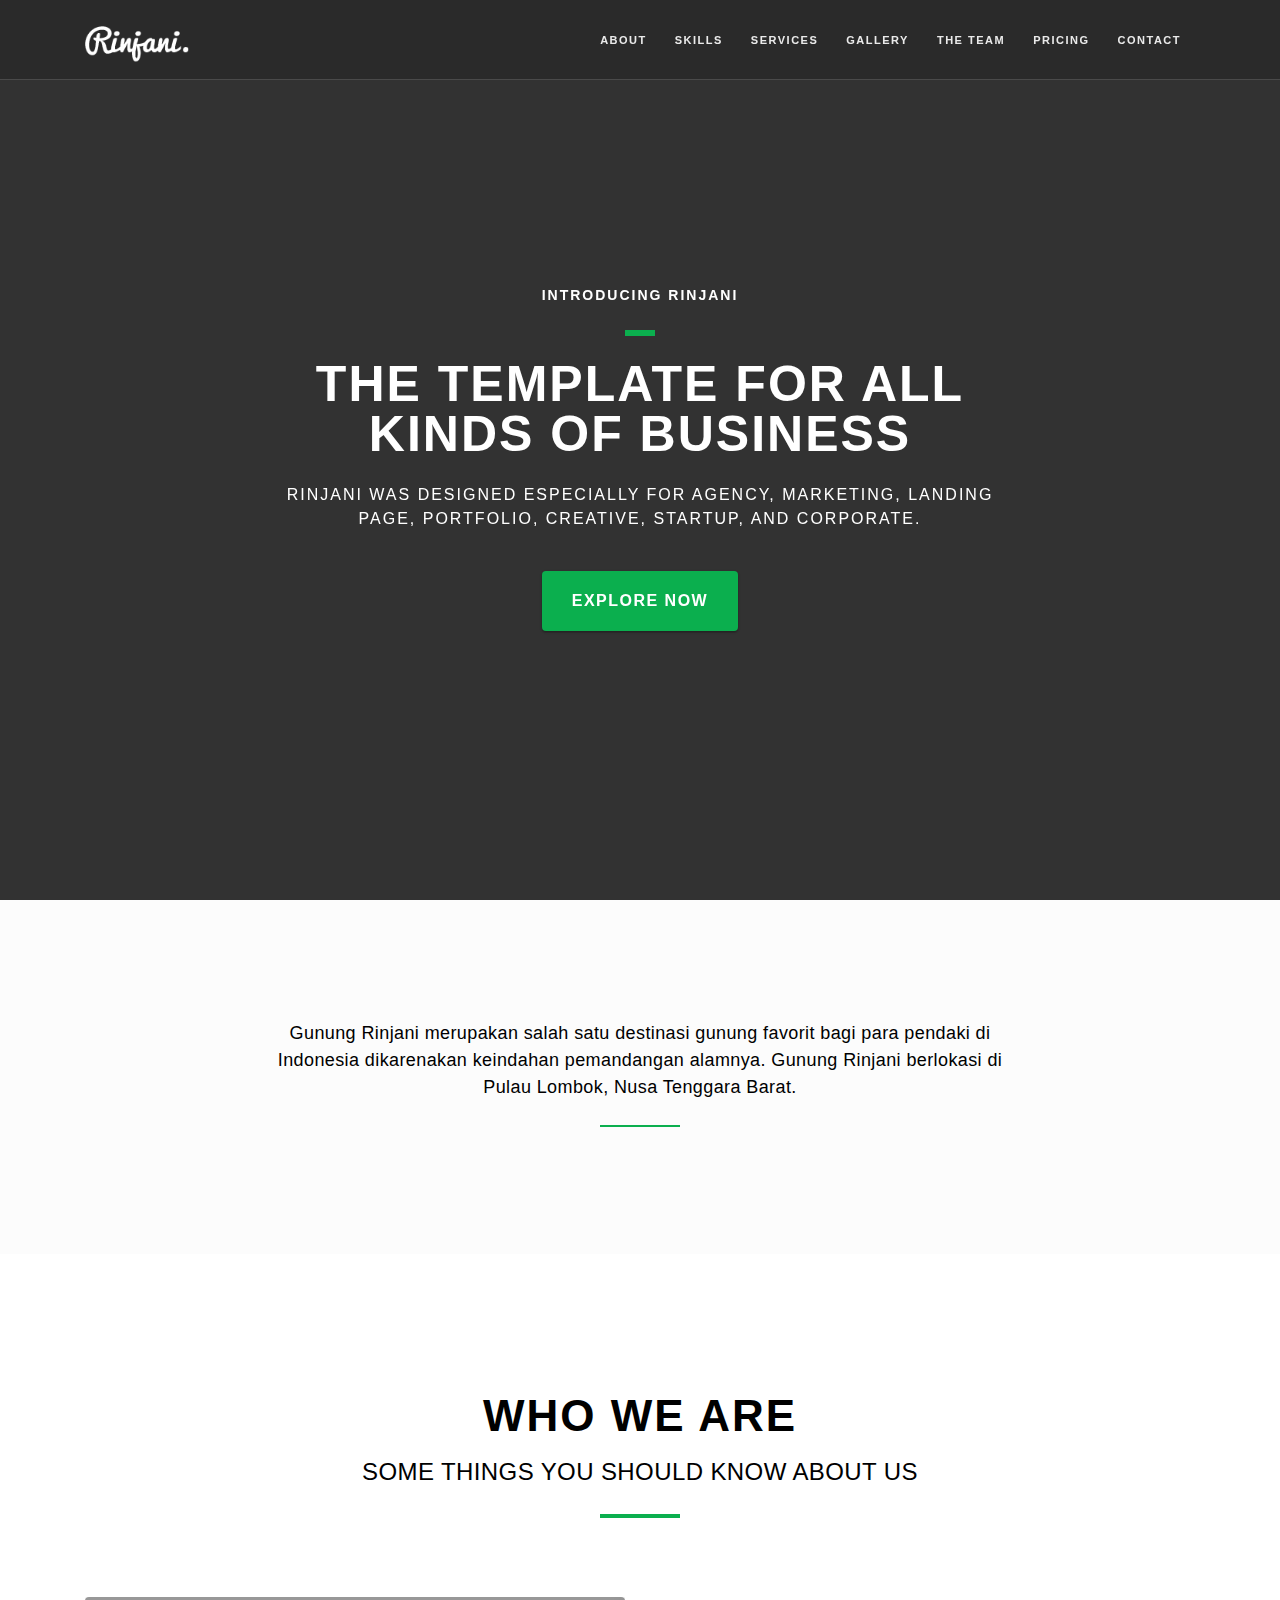
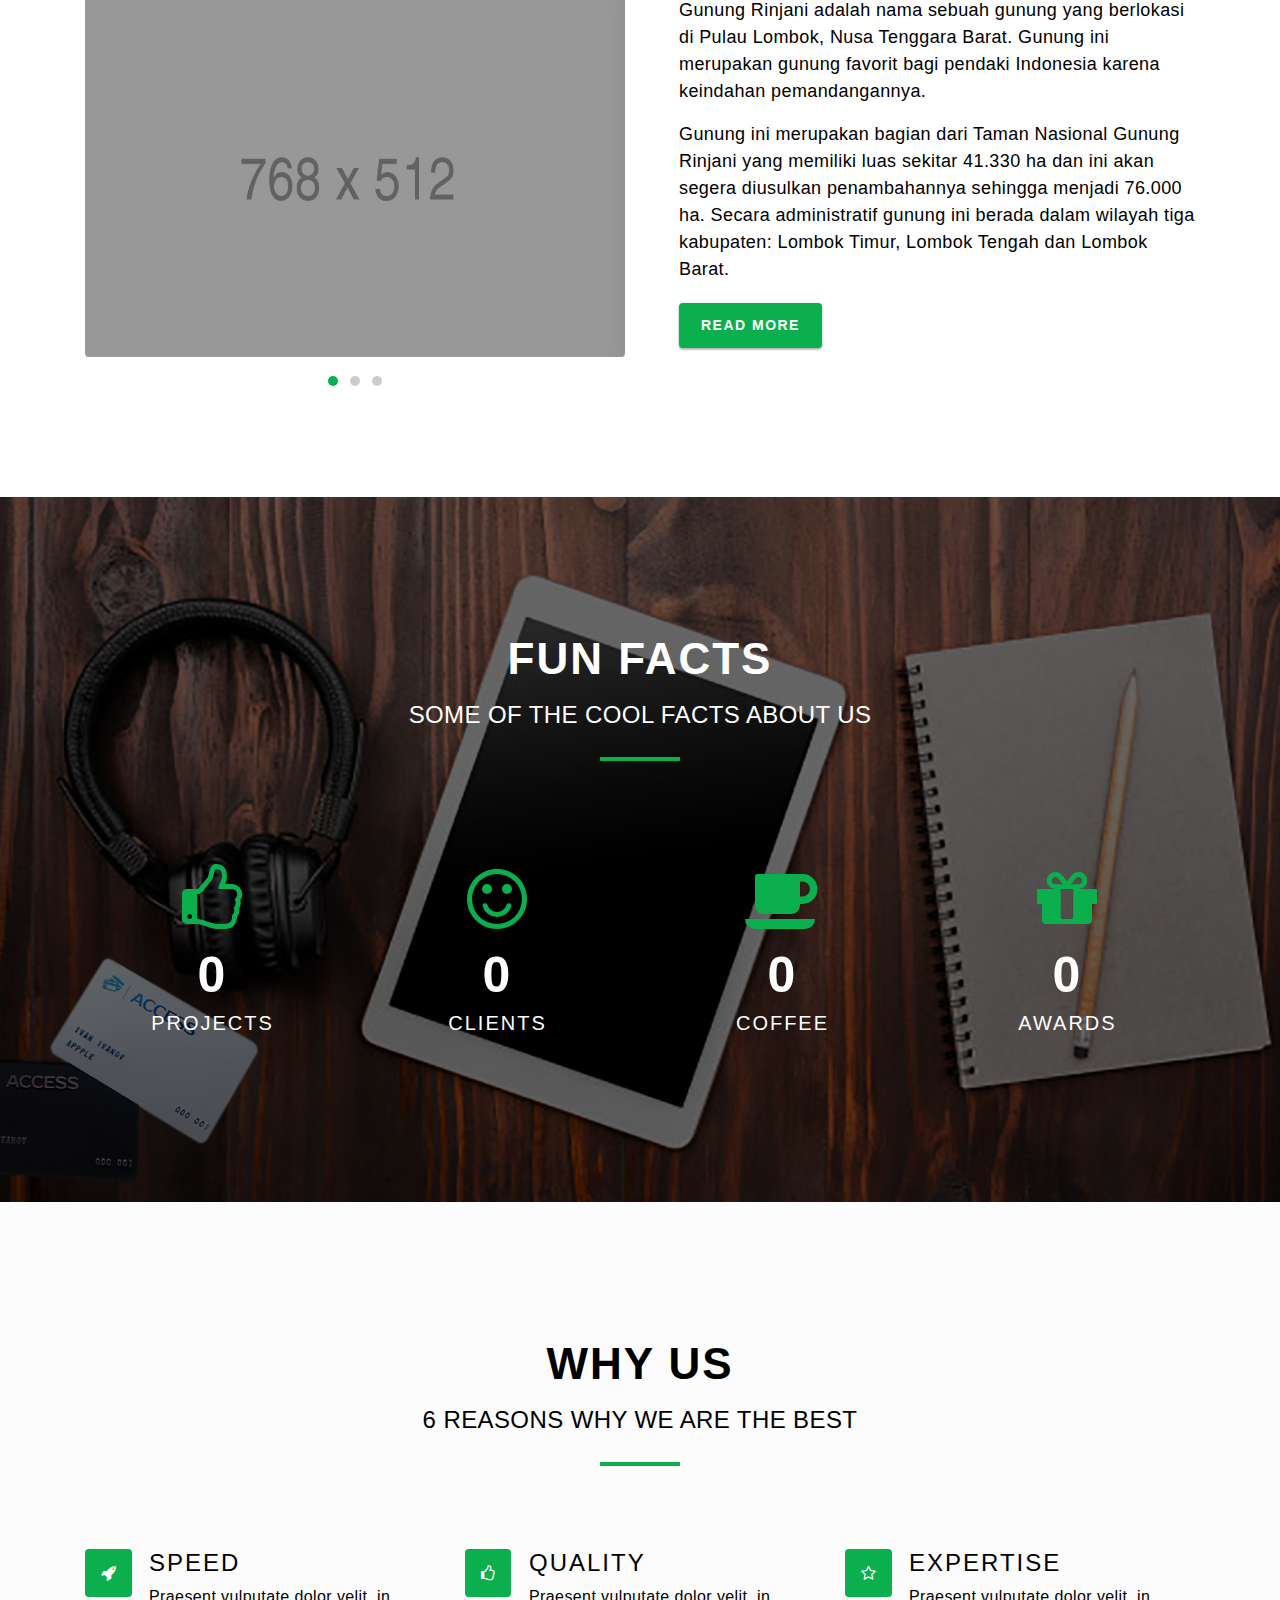
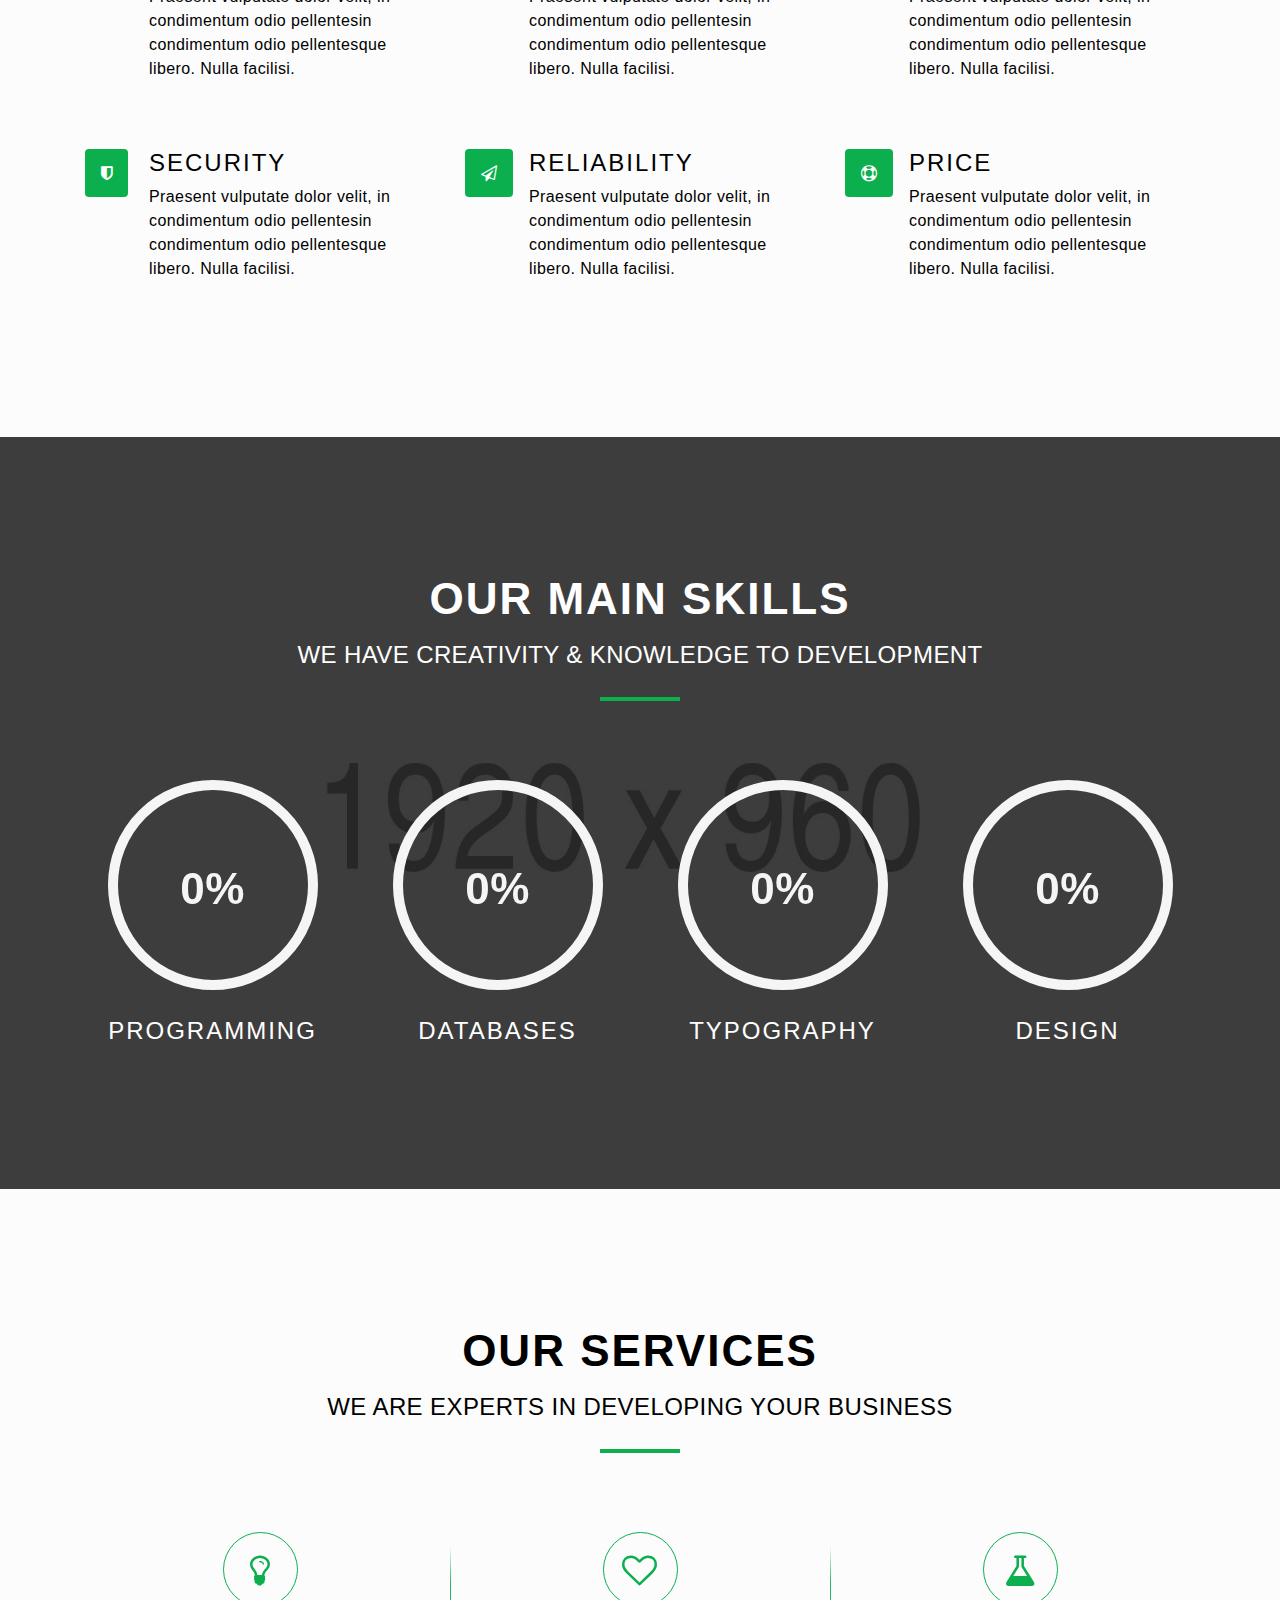
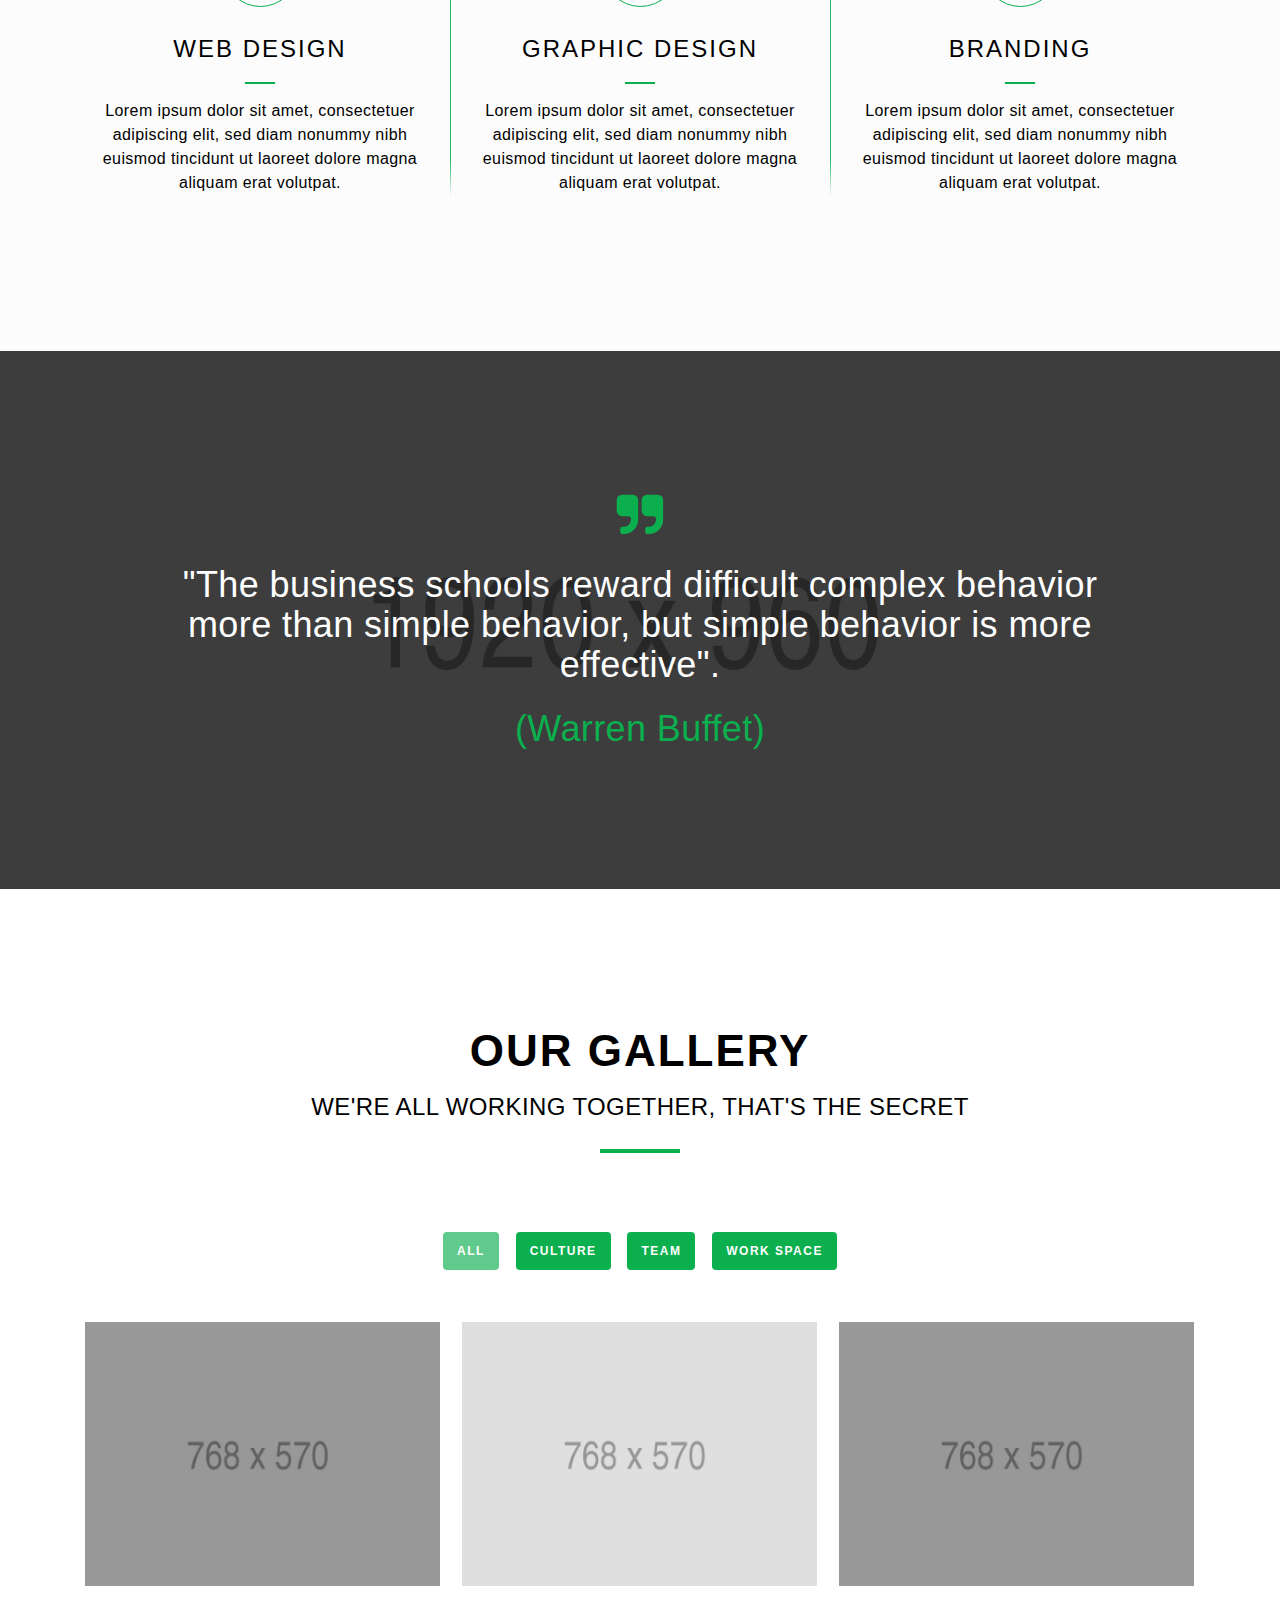
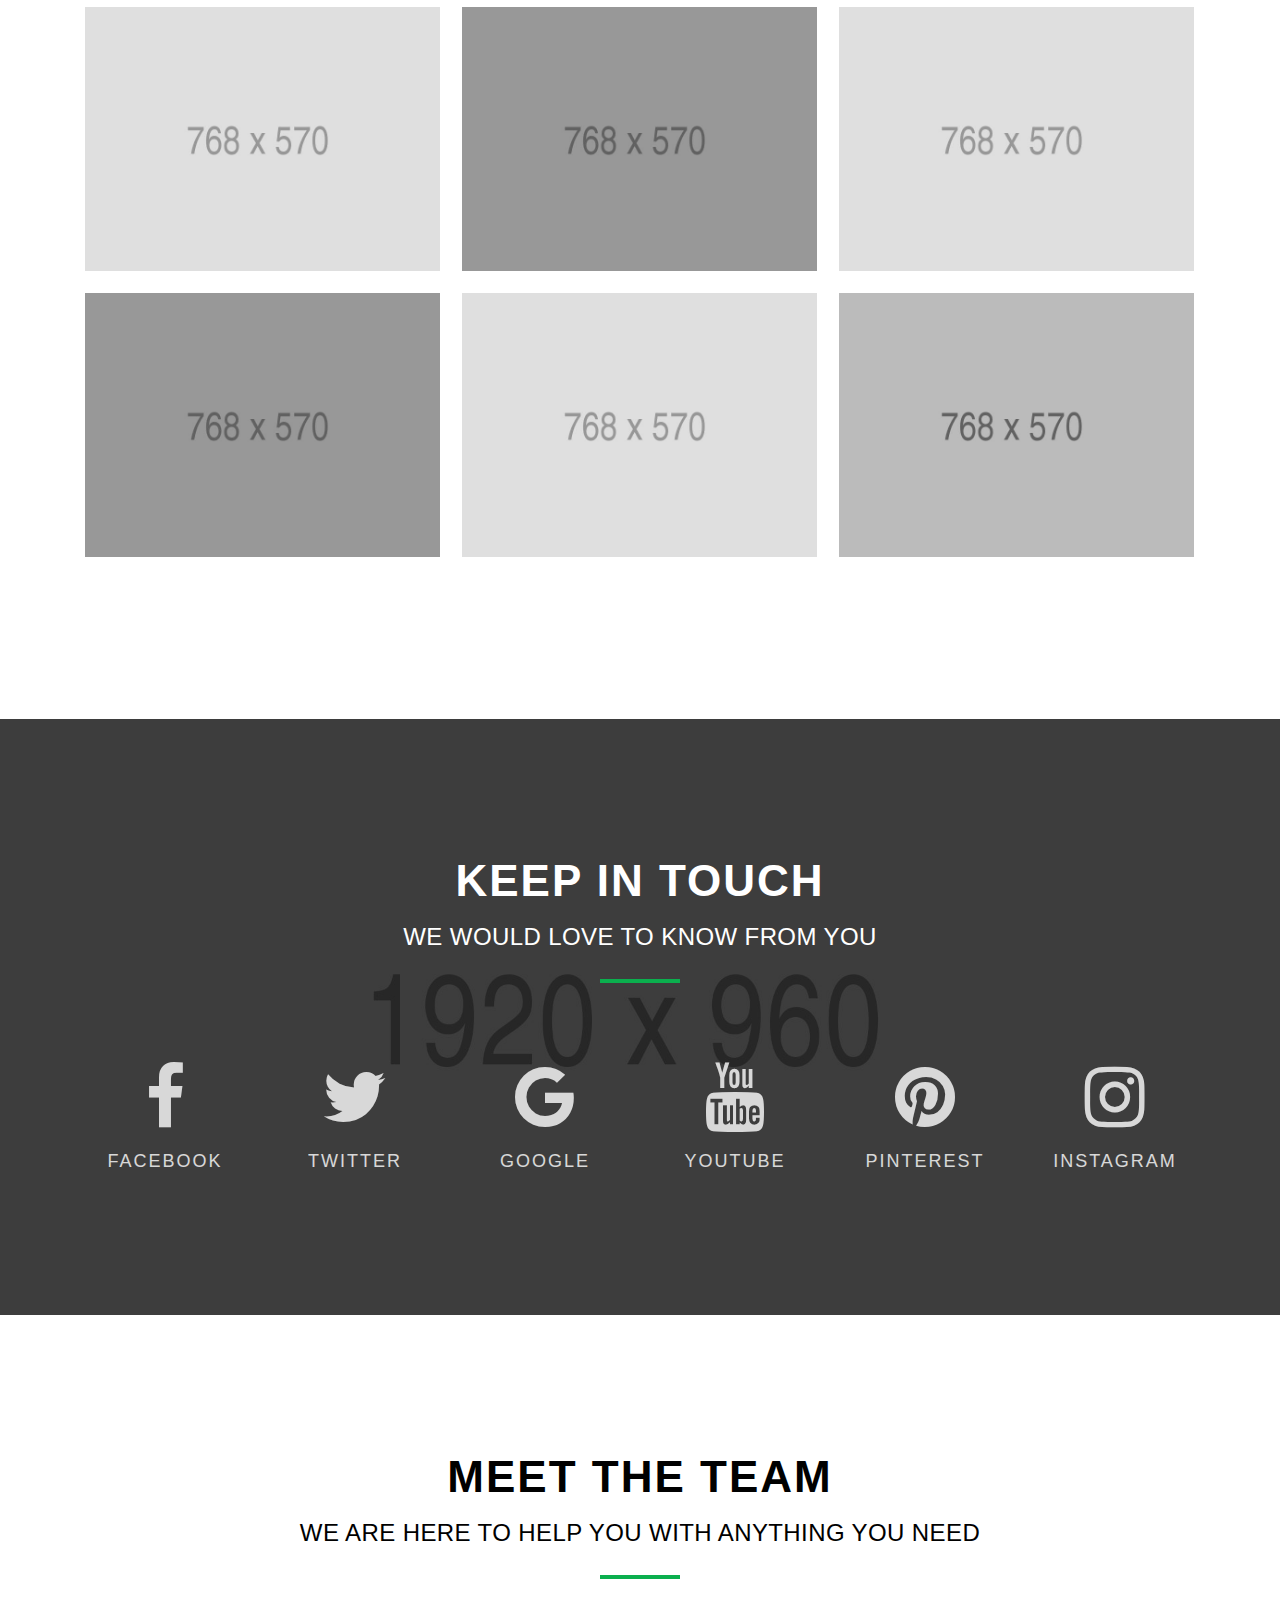
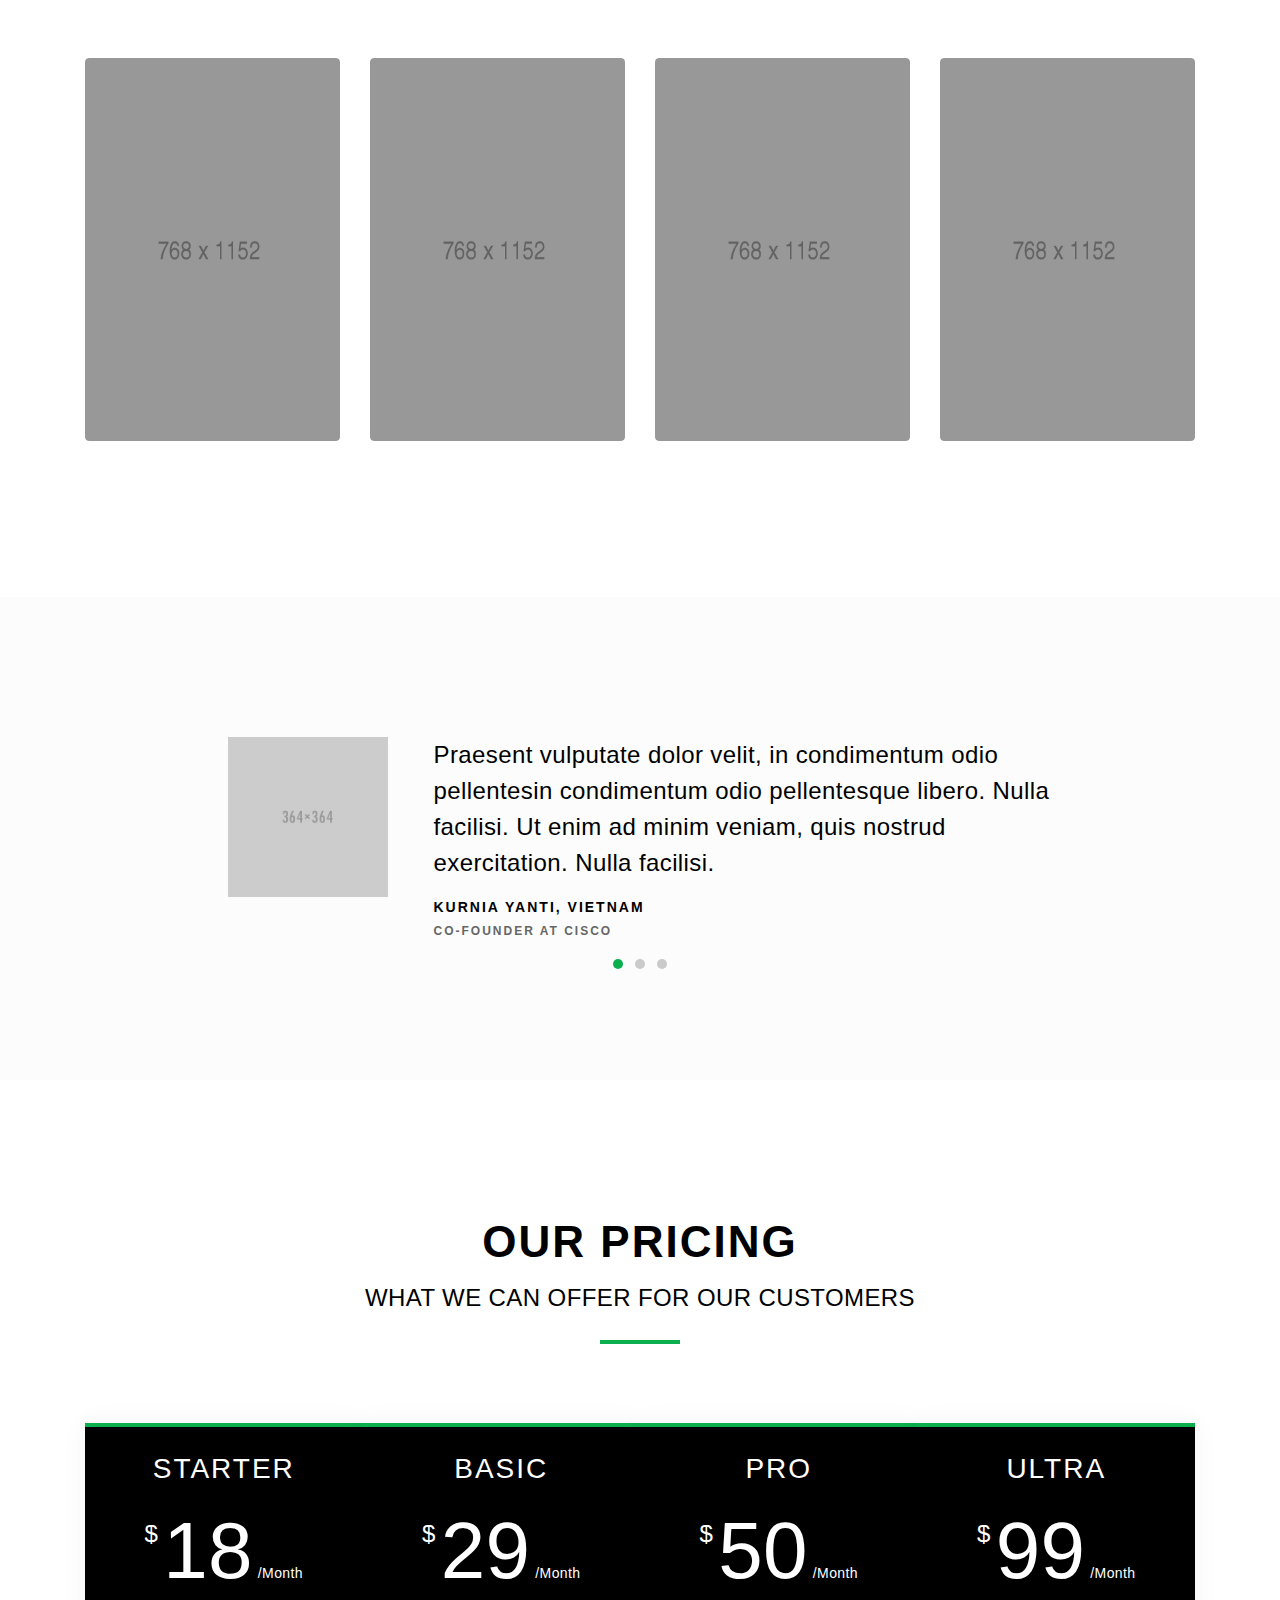
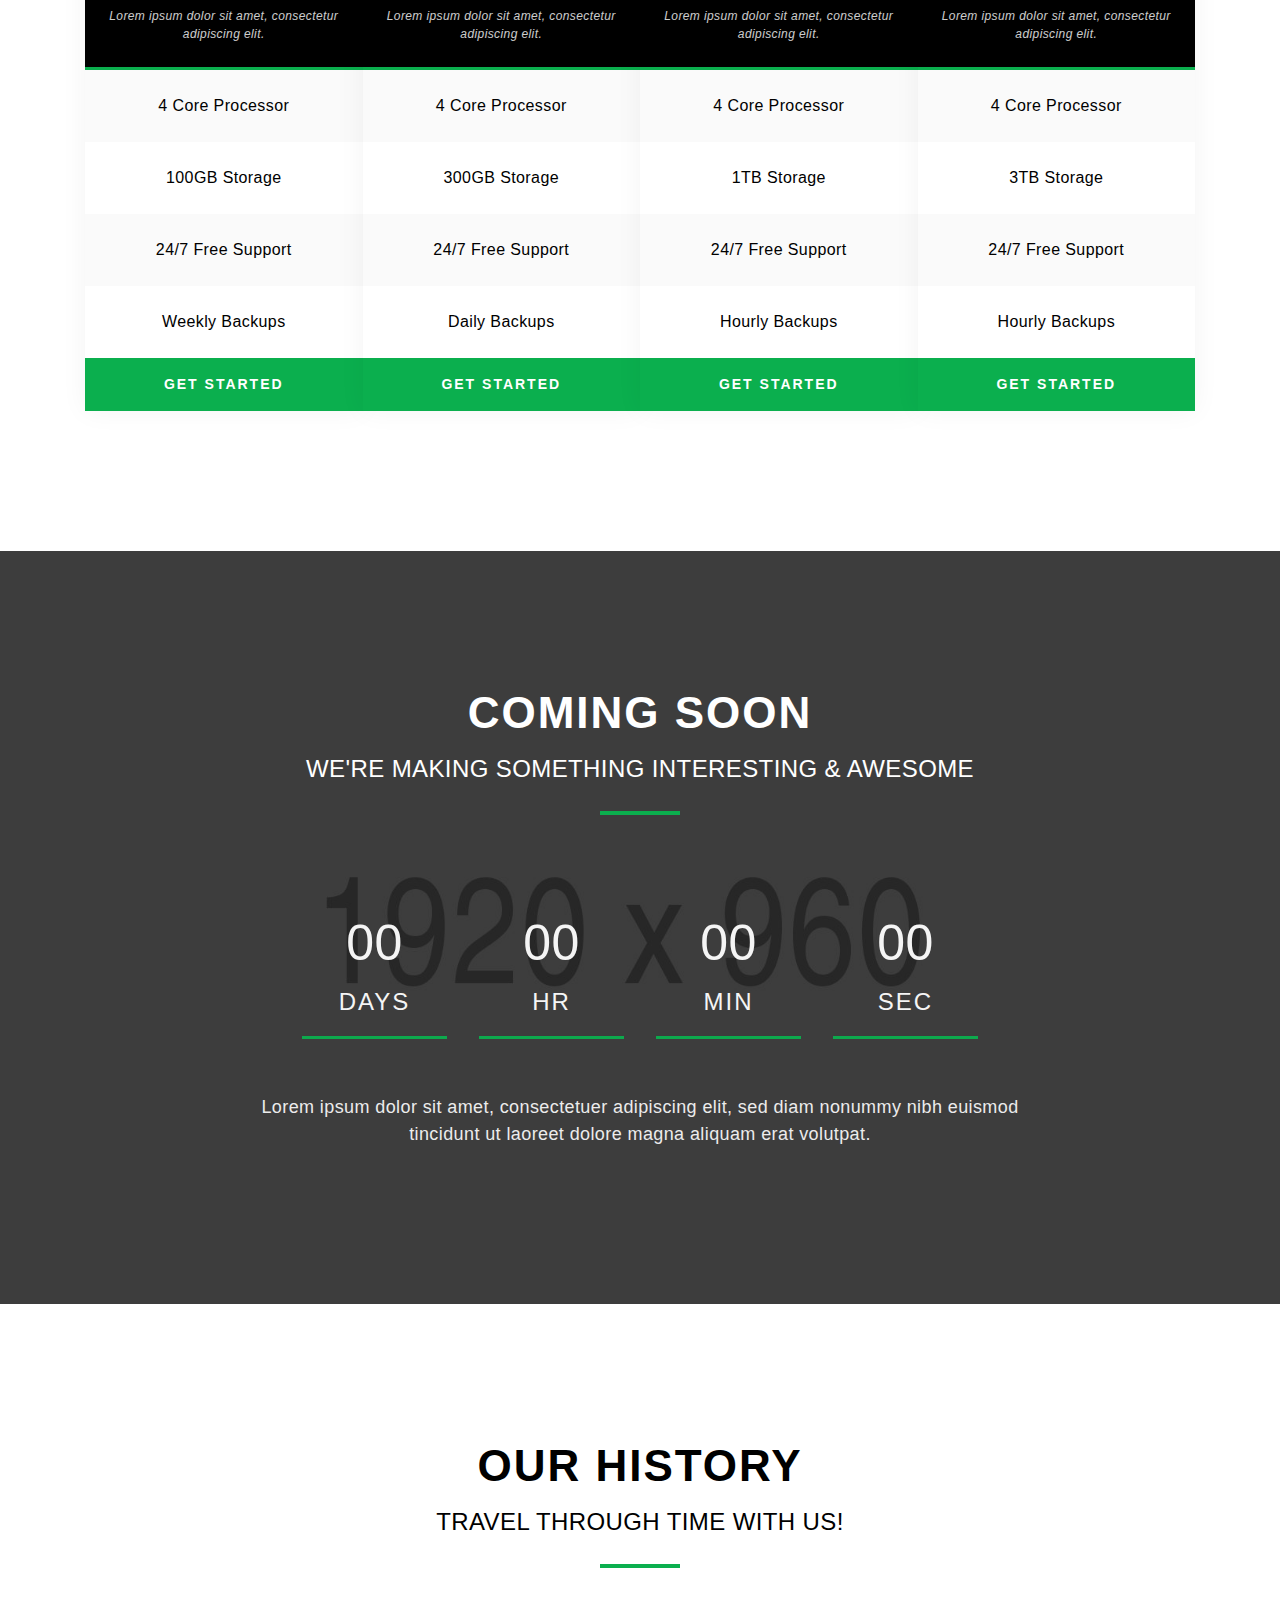
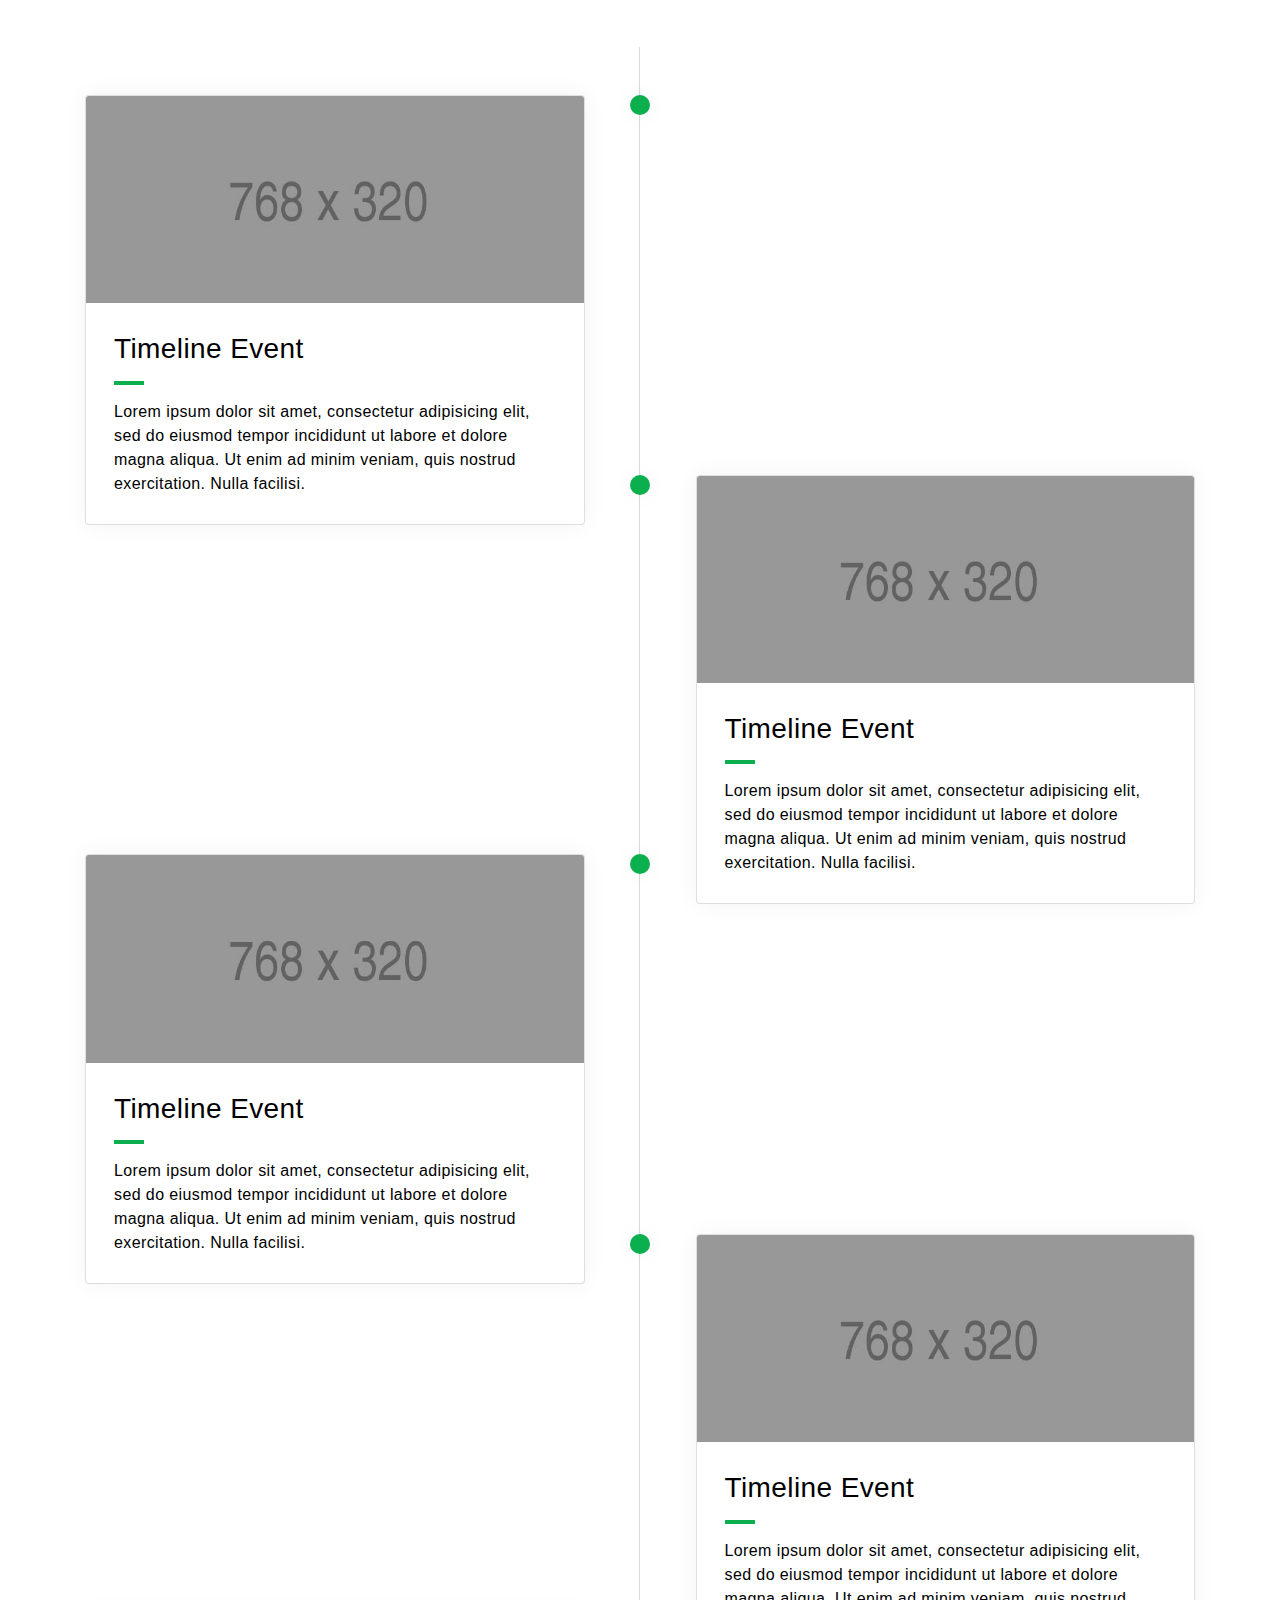
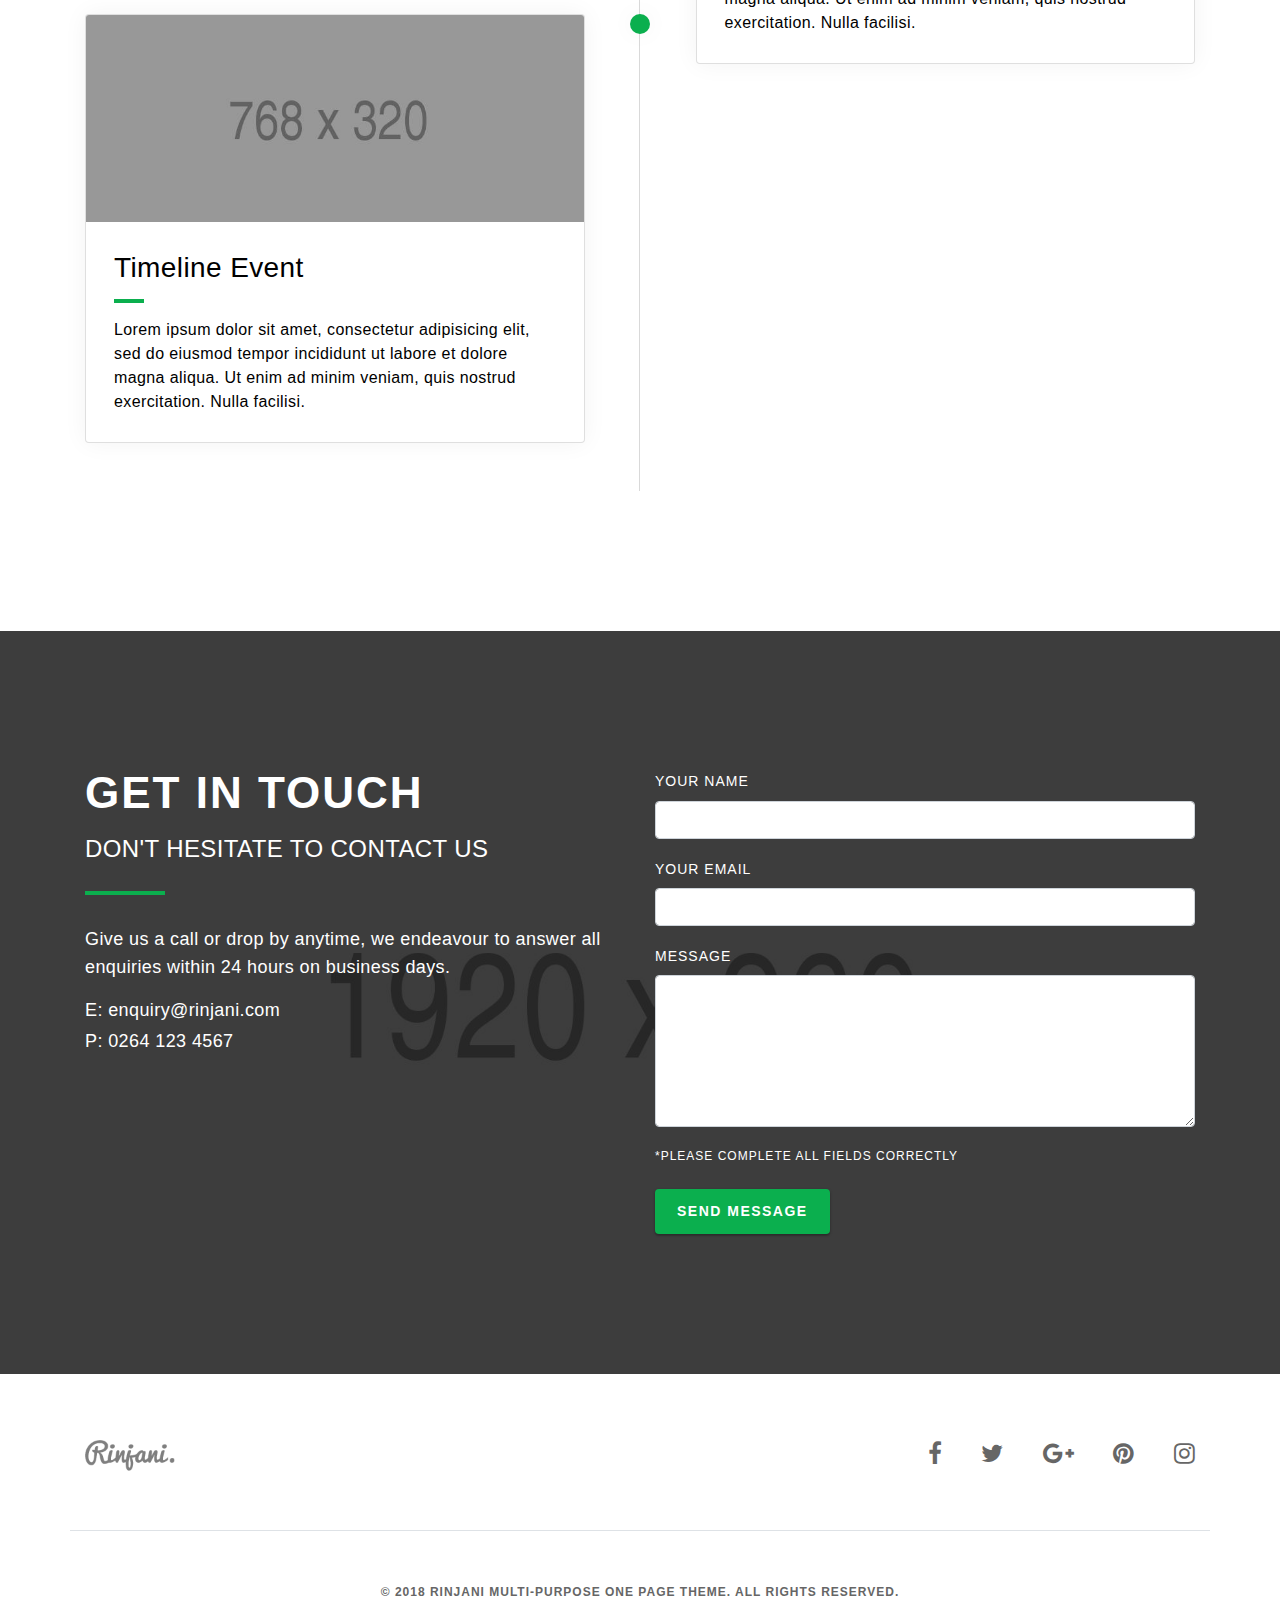
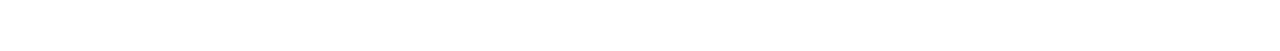
<file: home-background-video-vimeo.html>
<!DOCTYPE html>
<html lang="en">
    <head>
        <title>Rinjani - Multi-Purpose One Page Theme</title>
        <meta name="description" content=""/>
        <meta name="keywords" content=""/>
        <meta charset="utf-8">
        <meta name="viewport" content="width=device-width, initial-scale=1, shrink-to-fit=no">
        <meta http-equiv="X-UA-Compatible" content="IE=edge" />
        
        <!-- Bootstrap CSS -->
        <link href="assets/css/bootstrap.min.css" rel="stylesheet" type="text/css">
        
        <!-- Font Awesome CSS -->
        <link href="assets/css/font-awesome.min.css" rel="stylesheet" type="text/css">
        
        <!-- Include all css plugins (below), or include individual files as needed -->
        <link href="assets/css/flickity.min.css" rel="stylesheet" type="text/css">
        <link href="assets/css/magnific-popup.css" rel="stylesheet" type="text/css">
        
        <!-- BG Video - Vimeo -->
        <link href="assets/css/jquery.mb.vimeo_player.min.css" rel="stylesheet" type="text/css">
        
        <!-- Theme CSS -->
        <link href="assets/css/theme.css" rel="stylesheet" type="text/css">
        <link href="assets/css/style.css" rel="stylesheet" type="text/css">
        
        <!-- Color Scheme CSS -->
        <link href="assets/css/color_green.css" rel="stylesheet" type="text/css">
    </head>
    <body id="page-top">
        
        <!-- Header Start -->
        <header class="header-dark fixed-top">
            <div class="container">
                <div class="row">
                    <div class="col-lg-3 navbar-header">
                        <a class="navbar-brand page-scroll" href="#page-top">
                            <img src="assets/images/logo-text-black.png" alt="" class="logo-text-dark">
                            <img src="assets/images/logo-text-white.png" alt="" class="logo-text-light">
                        </a>
                        
                        <button class="navbar-toggler" type="button" data-toggle="collapse" data-target="#navbar-header" aria-controls="navbar-header" aria-expanded="false" aria-label="Toggle navigation">
                            <span class="navbar-toggler-icon"></span>
                        </button>
                    </div>
                    <!-- //.col-lg-3 -->
                    
                    <div class="col-lg-9 navbar-wrapper justify-content-end">
                        <div id="navigation" class="navbar navbar-expand-lg">
                            <div class="collapse navbar-collapse" id="navbar-header">
                                <ul class="navbar-nav">
                                    <li class="nav-item">
                                        <a class="nav-link page-scroll" href="#about">About</a>
                                    </li>
                                    <li class="nav-item">
                                        <a class="nav-link page-scroll" href="#skills">Skills</a>
                                    </li>
                                    <li class="nav-item">
                                        <a class="nav-link page-scroll" href="#services">Services</a>
                                    </li>
                                    <li class="nav-item">
                                        <a class="nav-link page-scroll" href="#gallery">Gallery</a>
                                    </li>
                                    <li class="nav-item">
                                        <a class="nav-link page-scroll" href="#team">The Team</a>
                                    </li>
                                    <li class="nav-item">
                                        <a class="nav-link page-scroll" href="#pricing">Pricing</a>
                                    </li>
                                    <li class="nav-item">
                                        <a class="nav-link page-scroll" href="#contact">Contact</a>
                                    </li>
                                </ul>
                            </div>
                            <!-- //.navbar-collapse -->
                        </div>
                        <!-- //.navbar -->
                    </div>
                    <!-- //.col-lg-9 -->
                </div>
                <!-- //.row -->
            </div>
            <!-- //.container -->
        </header>
        <!-- //Header End -->
        
        
        <!-- Section - Home Start -->
        <section id="home-bg-video" class="bg-cover bg-gray bg-overlay-black-6 h-100 p-0 w-100">
            <!-- BG Video - Vimeo -->
            <div id="bgndVideoVimeo" class="player bg-overlay-black-5 h-100 w-100" 
                data-property="{videoURL:'https://vimeo.com/108792063'}"
                data-video-poster="assets/images/bg-home-1.jpg">
            </div>
            <!-- //.player -->
            
            <div class="h-100 left-0 position-absolute top-0 w-100">
                <div class="container h-100">
                    <div class="row align-items-center h-100 justify-content-center">
                        <div class="col-lg-8 pt-3 text-center">
                            <span class="d-block font-alt font-w-600 letter-spacing-2 text-medium text-uppercase text-white">
                                Introducing Rinjani
                            </span>

                            <span class="bg-base-color d-inline-block mt-4 sep-line-medium-thick"></span>

                            <h2 class="font-alt font-w-600 letter-spacing-2 mb-3 mt-3 text-uppercase text-white title-xs-extra-large title-extra-large-3">
                                The Template For All Kinds of Business
                            </h2>

                            <span class="d-block font-alt letter-spacing-2 mb-3 mt-4 text-large text-uppercase text-white">
                                Rinjani was designed especially for agency, marketing, landing page, portfolio, creative, startup, and corporate.
                            </span>

                            <a href="#about" class="page-scroll btn btn-base-color btn-large btn-shadow mr-0 mt-4">Explore Now</a>
                        </div>
                        <!-- //.col-lg-8 -->
                    </div>
                    <!-- //.row -->
                </div>
                <!-- //.container -->
            </div>
            <!-- //.h-100 -->
        </section>
        <!-- //Section - Home End -->

        
        <!-- Intro Start -->
        <div class="intro bg-gray-light p-5">
            <div class="container py-5">
                <div class="row justify-content-center py-4">
                    <div class="col-lg-8 text-center">
                        <p class="font-alt mb-0 text-xs-large text-extra-large">Gunung Rinjani merupakan salah satu destinasi gunung favorit bagi para pendaki di Indonesia dikarenakan keindahan pemandangan alamnya. Gunung Rinjani berlokasi di Pulau Lombok, Nusa Tenggara Barat.</p>
                        <span class="bg-base-color d-inline-block mt-4 sep-line-long"></span>
                    </div>
                    <!-- //.col-lg-8 -->
                </div>
                <!-- //.row -->
            </div>
            <!-- //.container -->
        </div>
        <!-- //Intro End -->
        
        
        <!-- Section - About Start -->
        <section id="about" class="bg-white">
            <div class="container">
                <div class="row justify-content-center pb-5">
                    <div class="col-lg-9 pb-lg-4 text-center">
                        <h3 class="font-alt font-w-600 letter-spacing-2 text-uppercase title-xs-small title-extra-large-2">Who We Are</h3>
                        <p class="font-alt mb-0 mt-3 text-xs-large text-uppercase title-medium">Some things you should know about us</p>
                        <span class="bg-base-color d-inline-block mt-4 sep-line-thick-long"></span>
                    </div>
                    <!-- //.col-lg-9 -->
                </div>
                <!-- //.row -->
                
                <div class="row">
                    <div class="col-lg-6">
                        <div class="carousel-custom" data-pagedots="true" data-draggable="false" data-autoplay="5000">
                            <div class="carousel-cell w-100">
                                <img src="assets/images/about-1.jpg" alt="" class="img-fluid box-shadow-shallow rounded"/>
                            </div>
                            <!-- //.carousel-cell -->
                            
                            <div class="carousel-cell w-100">
                                <img src="assets/images/about-2.jpg" alt="" class="img-fluid box-shadow-shallow rounded"/>
                            </div>
                            <!-- //.carousel-cell -->
                            
                            <div class="carousel-cell w-100">
                                <img src="assets/images/about-3.jpg" alt="" class="img-fluid box-shadow-shallow rounded"/>
                            </div>
                            <!-- //.carousel-cell -->
                        </div>
                        <!-- //.carousel-custom -->
                    </div>
                    <!-- //.col-lg-6 -->
                    
                    <div class="col-lg-6">
                        <div class="pl-lg-4 pt-5 pt-lg-0">
                            <p class="font-alt text-extra-large">Gunung Rinjani adalah nama sebuah gunung yang berlokasi di Pulau Lombok, Nusa Tenggara Barat. Gunung ini merupakan gunung favorit bagi pendaki Indonesia karena keindahan pemandangannya.</p>
                            <p class="font-alt mt-2 text-extra-large">Gunung ini merupakan bagian dari Taman Nasional Gunung Rinjani yang memiliki luas sekitar 41.330 ha dan ini akan segera diusulkan penambahannya sehingga menjadi 76.000 ha. Secara administratif gunung ini berada dalam wilayah tiga kabupaten: Lombok Timur, Lombok Tengah dan Lombok Barat. </p>
                            <a href="#fun-facts" class="page-scroll btn btn-base-color btn-shadow mt-1">Read More</a>
                        </div>
                        <!-- //.pl-lg-4 -->
                    </div>
                    <!-- //.col-lg-6 -->
                </div>
                <!-- //.row -->
            </div>
            <!-- //.container -->
        </section>
        <!-- //Section - About End -->
        
        
        <!-- Section - Fun Facts Start -->
        <section id="fun-facts" class="bg-cover bg-gray bg-overlay-black-6">
            <div class="container">
                <div class="row justify-content-center pb-5">
                    <div class="col-lg-9 pb-lg-4 text-center text-white">
                        <h3 class="font-alt font-w-600 letter-spacing-2 text-uppercase title-xs-small title-extra-large-2">Fun Facts</h3>
                        <p class="font-alt mb-0 mt-3 text-xs-large text-uppercase title-medium">Some of the cool facts about us</p>
                        <span class="bg-base-color d-inline-block mt-4 sep-line-thick-long"></span>
                    </div>
                    <!-- //.col-lg-9 -->
                </div>
                <!-- //.row -->
                
                <div class="row align-items-center justify-content-center py-4">
                    <div class="col-md-3 text-center">
                        <i class="fa fa-thumbs-o-up text-base-color title-extra-large-4"></i>
                        <span class="timer d-block font-alt font-w-600 letter-spacing-2 mt-3 text-white title-md-large title-extra-large-3" data-from="0" data-to="2780" data-speed="1500">0</span>
                        <span class="d-inline-block font-alt letter-spacing-2 mt-2 title-small text-uppercase text-white">Projects</span>
                    </div>
                    <!-- //.col-md-3 -->
                    
                    <div class="col-md-3 mt-5 mt-md-0 text-center">
                        <i class="fa fa-smile-o text-base-color title-extra-large-4"></i>
                        <span class="timer d-block font-alt font-w-600 letter-spacing-2 mt-3 text-white title-md-large title-extra-large-3" data-from="0" data-to="487" data-speed="1500">0</span>
                        <span class="d-inline-block font-alt letter-spacing-2 mt-2 title-small text-uppercase text-white">Clients</span>
                    </div>
                    <!-- //.col-md-3 -->
                    
                    <div class="col-md-3 mt-5 mt-md-0 text-center">
                        <i class="fa fa-coffee text-base-color title-extra-large-4"></i>
                        <span class="timer d-block font-alt font-w-600 letter-spacing-2 mt-3 text-white title-md-large title-extra-large-3" data-from="0" data-to="13730" data-speed="1500">0</span>
                        <span class="d-inline-block font-alt letter-spacing-2 mt-2 title-small text-uppercase text-white">Coffee</span>
                    </div>
                    <!-- //.col-md-3 -->
                    
                    <div class="col-md-3 mt-5 mt-md-0 text-center">
                        <i class="fa fa-gift text-base-color title-extra-large-4"></i>
                        <span class="timer d-block font-alt font-w-600 letter-spacing-2 mt-3 text-white title-md-large title-extra-large-3" data-from="0" data-to="154" data-speed="1500">0</span>
                        <span class="d-inline-block font-alt letter-spacing-2 mt-2 title-small text-uppercase text-white">Awards</span>
                    </div>
                    <!-- //.col-md-3 -->
                </div>
                <!-- //.row -->
            </div>
            <!-- //.container -->
        </section>
        <!-- //Section - Fun Facts End -->
        
        
        <!-- Section - Why Us Start -->
        <section id="why-us" class="bg-gray-light">
            <div class="container">
                <div class="row justify-content-center pb-5">
                    <div class="col-lg-9 pb-lg-4 text-center">
                        <h3 class="font-alt font-w-600 letter-spacing-2 text-uppercase title-xs-small title-extra-large-2">Why Us</h3>
                        <p class="font-alt mb-0 mt-3 text-xs-large text-uppercase title-medium">6 reasons why we are the best</p>
                        <span class="bg-base-color d-inline-block mt-4 sep-line-thick-long"></span>
                    </div>
                    <!-- //.col-lg-9 -->
                </div>
                <!-- //.row -->
                
                <div class="row">
                    <div class="col-md-6 col-lg-4">
                        <div class="pl-5 position-relative">
                            <i class="fa fa-rocket bg-base-color left-0 mt-1 p-3 position-absolute top-0 rounded text-white"></i>
                            <div class="ml-3">
                                <span class="d-block font-alt letter-spacing-2 title-medium text-uppercase">Speed</span>
                                <p class="mt-1 text-large">Praesent vulputate dolor velit, in condimentum odio pellentesin condimentum odio pellentesque libero. Nulla facilisi.</p>
                            </div>
                            <!-- //.ml-3 -->
                        </div>
                        <!-- //.pl-5 -->
                    </div>
                    <!-- //.md-6 -->
                    
                    <div class="col-md-6 col-lg-4 mt-5 mt-md-0">
                        <div class="pl-5 position-relative">
                            <i class="fa fa-thumbs-o-up bg-base-color left-0 mt-1 p-3 position-absolute top-0 rounded text-white"></i>
                            <div class="ml-3">
                                <span class="d-block font-alt letter-spacing-2 title-medium text-uppercase">Quality</span>
                                <p class="mt-1 text-large">Praesent vulputate dolor velit, in condimentum odio pellentesin condimentum odio pellentesque libero. Nulla facilisi.</p>
                            </div>
                            <!-- //.ml-3 -->
                        </div>
                        <!-- //.pl-5 -->
                    </div>
                    <!-- //.md-6 -->
                    
                    <div class="col-md-6 col-lg-4 mt-5 mt-lg-0">
                        <div class="pl-5 position-relative">
                            <i class="fa fa-star-o bg-base-color left-0 mt-1 p-3 position-absolute top-0 rounded text-white"></i>
                            <div class="ml-3">
                                <span class="d-block font-alt letter-spacing-2 title-medium text-uppercase">Expertise</span>
                                <p class="mt-1 text-large">Praesent vulputate dolor velit, in condimentum odio pellentesin condimentum odio pellentesque libero. Nulla facilisi.</p>
                            </div>
                            <!-- //.ml-3 -->
                        </div>
                        <!-- //.pl-5 -->
                    </div>
                    <!-- //.md-6 -->
                    
                    <div class="col-md-6 col-lg-4 mt-5">
                        <div class="pl-5 position-relative">
                            <i class="fa fa-shield bg-base-color left-0 mt-1 p-3 position-absolute top-0 rounded text-white"></i>
                            <div class="ml-3">
                                <span class="d-block font-alt letter-spacing-2 title-medium text-uppercase">Security</span>
                                <p class="mt-1 text-large">Praesent vulputate dolor velit, in condimentum odio pellentesin condimentum odio pellentesque libero. Nulla facilisi.</p>
                            </div>
                            <!-- //.ml-3 -->
                        </div>
                        <!-- //.pl-5 -->
                    </div>
                    <!-- //.md-6 -->
                    
                    <div class="col-md-6 col-lg-4 mt-5">
                        <div class="pl-5 position-relative">
                            <i class="fa fa-paper-plane-o bg-base-color left-0 mt-1 p-3 position-absolute top-0 rounded text-white"></i>
                            <div class="ml-3">
                                <span class="d-block font-alt letter-spacing-2 title-medium text-uppercase">Reliability</span>
                                <p class="mt-1 text-large">Praesent vulputate dolor velit, in condimentum odio pellentesin condimentum odio pellentesque libero. Nulla facilisi.</p>
                            </div>
                            <!-- //.ml-3 -->
                        </div>
                        <!-- //.pl-5 -->
                    </div>
                    <!-- //.md-6 -->
                    
                    <div class="col-md-6 col-lg-4 mt-5">
                        <div class="pl-5 position-relative">
                            <i class="fa fa-support bg-base-color left-0 mt-1 p-3 position-absolute top-0 rounded text-white"></i>
                            <div class="ml-3">
                                <span class="d-block font-alt letter-spacing-2 title-medium text-uppercase">Price</span>
                                <p class="mt-1 text-large">Praesent vulputate dolor velit, in condimentum odio pellentesin condimentum odio pellentesque libero. Nulla facilisi.</p>
                            </div>
                            <!-- //.ml-3 -->
                        </div>
                        <!-- //.pl-5 -->
                    </div>
                    <!-- //.md-6 -->
                </div>
                <!-- //.row -->
            </div>
            <!-- //.container -->
        </section>
        <!-- //Section - Why Us End -->
        
        
        <!-- Section - Skills Start -->
        <section id="skills" class="bg-cover bg-gray bg-overlay-black-6">
            <div class="container">
                <div class="row justify-content-center pb-5">
                    <div class="col-lg-9 pb-lg-4 text-center text-white">
                        <h3 class="font-alt font-w-600 letter-spacing-2 text-uppercase title-xs-small title-extra-large-2">Our Main Skills</h3>
                        <p class="font-alt mb-0 mt-3 text-xs-large text-uppercase title-medium">We have creativity & knowledge to development</p>
                        <span class="bg-base-color d-inline-block mt-4 sep-line-thick-long"></span>
                    </div>
                    <!-- //.col-lg-9 -->
                </div>
                <!-- //.row -->
                
                <div class="row">
                    <div class="col-md-6 col-lg-3 text-center">
                        <div class="pie-chart opacity-9-5">
                            <div class="chart font-alt text-white" data-percent="0" data-percent-update="83" data-bar-color="#0baf4e" data-track-color="#ffffff">
                                <span class="percent font-alt font-w-600 title-extra-large-2">0%</span>
                            </div>
                            <!-- //.chart -->
                        </div>
                        <!-- //.pie-chart -->
                        
                        <span class="d-block font-alt letter-spacing-2 mt-3 title-medium text-uppercase text-white">Programming</span>
                    </div>
                    <!-- //.col-md-6 -->
                    
                    <div class="col-md-6 col-lg-3 mt-5 mt-md-0 text-center">
                        <div class="pie-chart opacity-9-5">
                            <div class="chart font-alt text-white" data-percent="0" data-percent-update="51" data-bar-color="#0baf4e" data-track-color="#ffffff">
                                <span class="percent font-alt font-w-600 title-extra-large-2">0%</span>
                            </div>
                            <!-- //.chart -->
                        </div>
                        <!-- //.pie-chart -->
                        
                        <span class="d-block font-alt letter-spacing-2 mt-3 title-medium text-uppercase text-white">Databases</span>
                    </div>
                    <!-- //.col-md-6 -->
                    
                    <div class="col-md-6 col-lg-3 mt-5 mt-lg-0 text-center">
                        <div class="pie-chart opacity-9-5">
                            <div class="chart font-alt text-white" data-percent="0" data-percent-update="64" data-bar-color="#0baf4e" data-track-color="#ffffff">
                                <span class="percent font-alt font-w-600 title-extra-large-2">0%</span>
                            </div>
                            <!-- //.chart -->
                        </div>
                        <!-- //.pie-chart -->
                        
                        <span class="d-block font-alt letter-spacing-2 mt-3 title-medium text-uppercase text-white">Typography</span>
                    </div>
                    <!-- //.col-md-6 -->
                    
                    <div class="col-md-6 col-lg-3 mt-5 mt-lg-0 text-center">
                        <div class="pie-chart opacity-9-5">
                            <div class="chart font-alt text-white" data-percent="0" data-percent-update="90" data-bar-color="#0baf4e" data-track-color="#ffffff">
                                <span class="percent font-alt font-w-600 title-extra-large-2">0%</span>
                            </div>
                            <!-- //.chart -->
                        </div>
                        <!-- //.pie-chart -->
                        
                        <span class="d-block font-alt letter-spacing-2 mt-3 title-medium text-uppercase text-white">Design</span>
                    </div>
                    <!-- //.col-md-6 -->
                </div>
                <!-- //.row -->
            </div>
            <!-- //.container -->
        </section>
        <!-- //Section - Skills End -->
        
        
        <!-- Section - Services Start -->
        <section id="services" class="bg-gray-light">
            <div class="container">
                <div class="row justify-content-center pb-5">
                    <div class="col-lg-9 pb-lg-4 text-center">
                        <h3 class="font-alt font-w-600 letter-spacing-2 text-uppercase title-xs-small title-extra-large-2">Our Services</h3>
                        <p class="font-alt mb-0 mt-3 text-xs-large text-uppercase title-medium">We are experts in developing your business</p>
                        <span class="bg-base-color d-inline-block mt-4 sep-line-thick-long"></span>
                    </div>
                    <!-- //.col-lg-9 -->
                </div>
                <!-- //.row -->
                
                <div class="row">
                    <div class="col-md-4">
                        <div class="features-block text-center">
                            <div class="block-icon ease">
                                <i class="fa fa-lightbulb-o ease"></i>
                            </div>
                            <!-- //.block-icon -->
                            
                            <span class="d-block font-alt letter-spacing-2 mt-4 text-uppercase title-medium">Web Design</span>
                            <span class="bg-base-color d-inline-block mt-2 sep-line"></span>
                            <p class="mt-2 text-large">Lorem ipsum dolor sit amet, consectetuer adipiscing elit, sed diam nonummy nibh euismod tincidunt ut laoreet dolore magna aliquam erat volutpat.</p>
                        </div>
                        <!-- //.features-block -->
                    </div>
                    <!-- //.col-md-4 -->
                    
                    <div class="col-md-4 mt-5 mt-md-0">
                        <div class="features-block text-center">
                            <div class="block-icon ease">
                                <i class="fa fa-heart-o ease"></i>
                            </div>
                            <!-- //.block-icon -->
                            
                            <span class="d-block font-alt letter-spacing-2 mt-4 text-uppercase title-medium">Graphic Design</span>
                            <span class="bg-base-color d-inline-block mt-2 sep-line"></span>
                            <p class="mt-2 text-large">Lorem ipsum dolor sit amet, consectetuer adipiscing elit, sed diam nonummy nibh euismod tincidunt ut laoreet dolore magna aliquam erat volutpat.</p>
                        </div>
                        <!-- //.features-block -->
                    </div>
                    <!-- //.col-md-4 -->
                    
                    <div class="col-md-4 mt-5 mt-md-0">
                        <div class="features-block border-0 text-center">
                            <div class="block-icon ease">
                                <i class="fa fa-flask ease"></i>
                            </div>
                            <!-- //.block-icon -->
                            
                            <span class="d-block font-alt letter-spacing-2 mt-4 text-uppercase title-medium">Branding</span>
                            <span class="bg-base-color d-inline-block mt-2 sep-line"></span>
                            <p class="mt-2 text-large">Lorem ipsum dolor sit amet, consectetuer adipiscing elit, sed diam nonummy nibh euismod tincidunt ut laoreet dolore magna aliquam erat volutpat.</p>
                        </div>
                        <!-- //.features-block -->
                    </div>
                    <!-- //.col-md-4 -->
                </div>
                <!-- //.row -->
            </div>
            <!-- //.container -->
        </section>
        <!-- //Section - Services End -->
        
        
        <!-- Section - Quote Start -->
        <section id="quote" class="bg-cover bg-gray bg-overlay-black-6">
            <div class="container">
                <div class="row justify-content-center">
                    <div class="col-lg-10 text-center">
                        <i class="fa fa-quote-right text-base-color title-extra-large-3"></i>
                        <h3 class="d-block mt-4 font-alt text-white title-extra-large">"The business schools reward difficult complex behavior more than simple behavior, but simple behavior is more effective".</h3>
                        <span class="d-block mt-4 font-alt text-base-color title-extra-large">(Warren Buffet)</span>
                    </div>
                    <!-- //.col-lg-10 -->
                </div>
                <!-- //.row -->
            </div>
            <!-- //.container -->
        </section>
        <!-- //Section - Quote End -->
        
        
        <!-- Section - Gallery Start -->
        <section id="gallery" class="bg-white">
            <div class="container">
                <div class="row justify-content-center pb-5">
                    <div class="col-lg-9 pb-lg-4 text-center">
                        <h3 class="font-alt font-w-600 letter-spacing-2 text-uppercase title-xs-small title-extra-large-2">Our Gallery</h3>
                        <p class="font-alt mb-0 mt-3 text-xs-large text-uppercase title-medium">We're all working together, that's the secret</p>
                        <span class="bg-base-color d-inline-block mt-4 sep-line-thick-long"></span>
                    </div>
                    <!-- //.col-lg-9 -->
                </div>
                <!-- //.row -->
                
                <div class="row">
                    <div class="col-12">
                        <div class="gallery-filter">
                            <ul class="mb-5 p-0 text-center">
                                <li class="list-inline-item"><a href="#" data-filter="*" class="btn btn-base-color btn-small disabled mb-1 mr-1">All</a></li>
                                <li class="list-inline-item"><a href="#" data-filter=".culture" class="btn btn-base-color btn-small mb-1 mr-1">Culture</a></li>
                                <li class="list-inline-item"><a href="#" data-filter=".team" class="btn btn-base-color btn-small mb-1 mr-1">Team</a></li>
                                <li class="list-inline-item"><a href="#" data-filter=".work-space" class="btn btn-base-color btn-small mb-1 mr-0">Work Space</a></li>
                            </ul>
                        </div>
                        <!-- //.gallery-filter -->
                        
                        <div class="gallery-wrapper">
                            <div class="gallery-grid grid-col-3 gutter-medium">
                                <div class="item team">
                                    <figure>
                                        <div class="gallery-img">
                                            <img src="assets/images/gallery-1.jpg" alt="">
                                        </div>
                                        <!-- //.gallery-img -->
                                        
                                        <figcaption>
                                            <a href="assets/images/gallery-1.jpg" title="Image Caption 1">
                                                <div class="d-table">
                                                    <div class="d-table-cell align-middle">
                                                        <span class="d-block font-alt letter-spacing-2 text-extra-large text-uppercase text-white">Image Caption 1</span>
                                                    </div>
                                                    <!-- //.d-table-cell -->
                                                </div>
                                                <!-- //.d-table -->
                                            </a>
                                        </figcaption>
                                    </figure>
                                </div>
                                <!-- //.item -->
                                
                                <div class="item work-space">
                                    <figure>
                                        <div class="gallery-img">
                                            <img src="assets/images/gallery-2.jpg" alt="">
                                        </div>
                                        <!-- //.gallery-img -->
                                        
                                        <figcaption>
                                            <a href="assets/images/gallery-2.jpg" title="Image Caption 2">
                                                <div class="d-table">
                                                    <div class="d-table-cell align-middle">
                                                        <span class="d-block font-alt letter-spacing-2 text-extra-large text-uppercase text-white">Image Caption 2</span>
                                                    </div>
                                                    <!-- //.d-table-cell -->
                                                </div>
                                                <!-- //.d-table -->
                                            </a>
                                        </figcaption>
                                    </figure>
                                </div>
                                <!-- //.item -->
                                
                                <div class="item culture">
                                    <figure>
                                        <div class="gallery-img">
                                            <img src="assets/images/gallery-3.jpg" alt="">
                                        </div>
                                        <!-- //.gallery-img -->
                                        
                                        <figcaption>
                                            <a href="assets/images/gallery-3.jpg" title="Image Caption 3">
                                                <div class="d-table">
                                                    <div class="d-table-cell align-middle">
                                                        <span class="d-block font-alt letter-spacing-2 text-extra-large text-uppercase text-white">Image Caption 3</span>
                                                    </div>
                                                    <!-- //.d-table-cell -->
                                                </div>
                                                <!-- //.d-table -->
                                            </a>
                                        </figcaption>
                                    </figure>
                                </div>
                                <!-- //.item -->
                                
                                <div class="item team">
                                    <figure>
                                        <div class="gallery-img">
                                            <img src="assets/images/gallery-4.jpg" alt="">
                                        </div>
                                        <!-- //.gallery-img -->
                                        
                                        <figcaption>
                                            <a href="assets/images/gallery-4.jpg" title="Image Caption 4">
                                                <div class="d-table">
                                                    <div class="d-table-cell align-middle">
                                                        <span class="d-block font-alt letter-spacing-2 text-extra-large text-uppercase text-white">Image Caption 4</span>
                                                    </div>
                                                    <!-- //.d-table-cell -->
                                                </div>
                                                <!-- //.d-table -->
                                            </a>
                                        </figcaption>
                                    </figure>
                                </div>
                                <!-- //.item -->
                                
                                <div class="item work-space culture">
                                    <figure>
                                        <div class="gallery-img">
                                            <img src="assets/images/gallery-5.jpg" alt="">
                                        </div>
                                        <!-- //.gallery-img -->
                                        
                                        <figcaption>
                                            <a href="assets/images/gallery-5.jpg" title="Image Caption 5">
                                                <div class="d-table">
                                                    <div class="d-table-cell align-middle">
                                                        <span class="d-block font-alt letter-spacing-2 text-extra-large text-uppercase text-white">Image Caption 5</span>
                                                    </div>
                                                    <!-- //.d-table-cell -->
                                                </div>
                                                <!-- //.d-table -->
                                            </a>
                                        </figcaption>
                                    </figure>
                                </div>
                                <!-- //.item -->
                                
                                <div class="item culture">
                                    <figure>
                                        <div class="gallery-img">
                                            <img src="assets/images/gallery-6.jpg" alt="">
                                        </div>
                                        <!-- //.gallery-img -->
                                        
                                        <figcaption>
                                            <a href="assets/images/gallery-6.jpg" title="Image Caption 6">
                                                <div class="d-table">
                                                    <div class="d-table-cell align-middle">
                                                        <span class="d-block font-alt letter-spacing-2 text-extra-large text-uppercase text-white">Image Caption 6</span>
                                                    </div>
                                                    <!-- //.d-table-cell -->
                                                </div>
                                                <!-- //.d-table -->
                                            </a>
                                        </figcaption>
                                    </figure>
                                </div>
                                <!-- //.item -->
                                
                                <div class="item team work-space">
                                    <figure>
                                        <div class="gallery-img">
                                            <img src="assets/images/gallery-7.jpg" alt="">
                                        </div>
                                        <!-- //.gallery-img -->
                                        
                                        <figcaption>
                                            <a href="assets/images/gallery-7.jpg" title="Image Caption 7">
                                                <div class="d-table">
                                                    <div class="d-table-cell align-middle">
                                                        <span class="d-block font-alt letter-spacing-2 text-extra-large text-uppercase text-white">Image Caption 7</span>
                                                    </div>
                                                    <!-- //.d-table-cell -->
                                                </div>
                                                <!-- //.d-table -->
                                            </a>
                                        </figcaption>
                                    </figure>
                                </div>
                                <!-- //.item -->
                                
                                <div class="item culture">
                                    <figure>
                                        <div class="gallery-img">
                                            <img src="assets/images/gallery-8.jpg" alt="">
                                        </div>
                                        <!-- //.gallery-img -->
                                        
                                        <figcaption>
                                            <a href="assets/images/gallery-8.jpg" title="Image Caption 8">
                                                <div class="d-table">
                                                    <div class="d-table-cell align-middle">
                                                        <span class="d-block font-alt letter-spacing-2 text-extra-large text-uppercase text-white">Image Caption 8</span>
                                                    </div>
                                                    <!-- //.d-table-cell -->
                                                </div>
                                                <!-- //.d-table -->
                                            </a>
                                        </figcaption>
                                    </figure>
                                </div>
                                <!-- //.item -->
                                
                                <div class="item work-space">
                                    <figure>
                                        <div class="gallery-img">
                                            <img src="assets/images/gallery-9.jpg" alt="">
                                        </div>
                                        <!-- //.gallery-img -->
                                        
                                        <figcaption>
                                            <a href="assets/images/gallery-9.jpg" title="Image Caption 9">
                                                <div class="d-table">
                                                    <div class="d-table-cell align-middle">
                                                        <span class="d-block font-alt letter-spacing-2 text-extra-large text-uppercase text-white">Image Caption 9</span>
                                                    </div>
                                                    <!-- //.d-table-cell -->
                                                </div>
                                                <!-- //.d-table -->
                                            </a>
                                        </figcaption>
                                    </figure>
                                </div>
                                <!-- //.item -->
                            </div>
                            <!-- //.gallery-grid -->
                        </div>
                        <!-- //.gallery-wrapper -->
                    </div>
                    <!-- //.col-12 -->
                </div>
                <!-- //.row -->
            </div>
            <!-- //.container -->
        </section>
        <!-- //Section - Gallery End -->
        
        
        <!-- Section - Keep In Touch Start -->
        <section id="keep-in-touch" class="bg-cover bg-gray bg-overlay-black-6">
            <div class="container">
                <div class="row justify-content-center pb-5">
                    <div class="col-lg-9 pb-lg-4 text-center text-white">
                        <h3 class="font-alt font-w-600 letter-spacing-2 text-uppercase title-xs-small title-extra-large-2">Keep In Touch</h3>
                        <p class="font-alt mb-0 mt-3 text-xs-large text-uppercase title-medium">We would love to know from you</p>
                        <span class="bg-base-color d-inline-block mt-4 sep-line-thick-long"></span>
                    </div>
                    <!-- //.col-lg-9 -->
                </div>
                <!-- //.row -->
                
                <div class="row">
                    <div class="col-sm-6 col-md-4 col-lg-2">
                        <a href="#" class="d-block ease opacity-8 text-center text-hover-base-color text-white">
                            <i class="fa fa-facebook title-extra-large-4"></i>
                            <span class="d-block font-alt letter-spacing-2 mt-3 text-extra-large text-uppercase">Facebook</span>
                        </a>
                    </div>
                    <!-- //.col-sm-6 -->
                    
                    <div class="col-sm-6 col-md-4 col-lg-2 mt-5 mt-sm-0">
                        <a href="#" class="d-block ease opacity-8 text-center text-hover-base-color text-white">
                            <i class="fa fa-twitter title-extra-large-4"></i>
                            <span class="d-block font-alt letter-spacing-2 mt-3 text-extra-large text-uppercase">Twitter</span>
                        </a>
                    </div>
                    <!-- //.col-sm-6 -->
                    
                    <div class="col-sm-6 col-md-4 col-lg-2 mt-5 mt-md-0">
                        <a href="#" class="d-block ease opacity-8 text-center text-hover-base-color text-white">
                            <i class="fa fa-google title-extra-large-4"></i>
                            <span class="d-block font-alt letter-spacing-2 mt-3 text-extra-large text-uppercase">Google</span>
                        </a>
                    </div>
                    <!-- //.col-sm-6 -->
                    
                    <div class="col-sm-6 col-md-4 col-lg-2 mt-5 mt-lg-0">
                        <a href="#" class="d-block ease opacity-8 text-center text-hover-base-color text-white">
                            <i class="fa fa-youtube title-extra-large-4"></i>
                            <span class="d-block font-alt letter-spacing-2 mt-3 text-extra-large text-uppercase">YouTube</span>
                        </a>
                    </div>
                    <!-- //.col-sm-6 -->
                    
                    <div class="col-sm-6 col-md-4 col-lg-2 mt-5 mt-lg-0">
                        <a href="#" class="d-block ease opacity-8 text-center text-hover-base-color text-white">
                            <i class="fa fa-pinterest title-extra-large-4"></i>
                            <span class="d-block font-alt letter-spacing-2 mt-3 text-extra-large text-uppercase">Pinterest</span>
                        </a>
                    </div>
                    <!-- //.col-sm-6 -->
                    
                    <div class="col-sm-6 col-md-4 col-lg-2 mt-5 mt-lg-0">
                        <a href="#" class="d-block ease opacity-8 text-center text-hover-base-color text-white">
                            <i class="fa fa-instagram title-extra-large-4"></i>
                            <span class="d-block font-alt letter-spacing-2 mt-3 text-extra-large text-uppercase">Instagram</span>
                        </a>
                    </div>
                    <!-- //.col-sm-6 -->
                </div>
                <!-- //.row -->
            </div>
            <!-- //.container -->
        </section>
        <!-- //Section - Keep In Touch End -->
        
        
        <!-- Section - Team Start -->
        <section id="team" class="bg-white">
            <div class="container">
                <div class="row justify-content-center pb-5">
                    <div class="col-lg-9 pb-lg-4 text-center">
                        <h3 class="font-alt font-w-600 letter-spacing-2 text-uppercase title-xs-small title-extra-large-2">Meet The Team</h3>
                        <p class="font-alt mb-0 mt-3 text-xs-large text-uppercase title-medium">We are here to help you with anything you need</p>
                        <span class="bg-base-color d-inline-block mt-4 sep-line-thick-long"></span>
                    </div>
                    <!-- //.col-lg-9 -->
                </div>
                <!-- //.row -->
                
                <div class="row">
                    <div class="col-md-6 col-lg-3">
                        <figure class="team-block rounded">
                            <img src="assets/images/team-1.jpg" alt="" class="img-fluid ease rounded">
                            
                            <figcaption class="ease h-100 left-0 position-absolute rounded top-0 w-100">
                                <div class="d-table h-100 position-relative px-4 w-100">
                                    <div class="d-table-cell align-middle text-center">
                                        <span class="d-block font-alt letter-spacing-2 title-medium text-uppercase text-white">Nick Carraway</span>
                                        <span class="bg-base-color d-inline-block mt-2 sep-line-thick"></span>
                                        <span class="d-block font-alt letter-spacing-2 mt-3 text-medium text-uppercase text-white">ECD / Founder</span>
                                    </div>
                                    <!-- //.d-table-cell -->
                                </div>
                                <!-- //.d-table -->
                            </figcaption>
                        </figure>
                    </div>
                    <!-- //.col-md-6 -->
                    
                    <div class="col-md-6 col-lg-3">
                        <figure class="team-block rounded">
                            <img src="assets/images/team-2.jpg" alt="" class="img-fluid ease rounded">
                            
                            <figcaption class="ease h-100 left-0 position-absolute rounded top-0 w-100">
                                <div class="d-table h-100 position-relative px-4 w-100">
                                    <div class="d-table-cell align-middle text-center">
                                        <span class="d-block font-alt letter-spacing-2 title-medium text-uppercase text-white">Daisy Buchanan</span>
                                        <span class="bg-base-color d-inline-block mt-2 sep-line-thick"></span>
                                        <span class="d-block font-alt letter-spacing-2 mt-3 text-medium text-uppercase text-white">CEO / Co-Founder</span>
                                    </div>
                                    <!-- //.d-table-cell -->
                                </div>
                                <!-- //.d-table -->
                            </figcaption>
                        </figure>
                    </div>
                    <!-- //.col-md-6 -->
                    
                    <div class="col-md-6 col-lg-3">
                        <figure class="team-block rounded">
                            <img src="assets/images/team-3.jpg" alt="" class="img-fluid ease rounded">
                            
                            <figcaption class="ease h-100 left-0 position-absolute rounded top-0 w-100">
                                <div class="d-table h-100 position-relative px-4 w-100">
                                    <div class="d-table-cell align-middle text-center">
                                        <span class="d-block font-alt letter-spacing-2 title-medium text-uppercase text-white">Myrtle Wilson</span>
                                        <span class="bg-base-color d-inline-block mt-2 sep-line-thick"></span>
                                        <span class="d-block font-alt letter-spacing-2 mt-3 text-medium text-uppercase text-white">Creative Director</span>
                                    </div>
                                    <!-- //.d-table-cell -->
                                </div>
                                <!-- //.d-table -->
                            </figcaption>
                        </figure>
                    </div>
                    <!-- //.col-md-6 -->
                    
                    <div class="col-md-6 col-lg-3">
                        <figure class="team-block rounded">
                            <img src="assets/images/team-4.jpg" alt="" class="img-fluid ease rounded">
                            
                            <figcaption class="ease h-100 left-0 position-absolute rounded top-0 w-100">
                                <div class="d-table h-100 position-relative px-4 w-100">
                                    <div class="d-table-cell align-middle text-center">
                                        <span class="d-block font-alt letter-spacing-2 title-medium text-uppercase text-white">Catherine Kelly</span>
                                        <span class="bg-base-color d-inline-block mt-2 sep-line-thick"></span>
                                        <span class="d-block font-alt letter-spacing-2 mt-3 text-medium text-uppercase text-white">Public Relation</span>
                                    </div>
                                    <!-- //.d-table-cell -->
                                </div>
                                <!-- //.d-table -->
                            </figcaption>
                        </figure>
                    </div>
                    <!-- //.col-md-6 -->
                </div>
                <!-- //.row -->
            </div>
            <!-- //.container -->
        </section>
        <!-- //Section - Team End -->
       
        
        <!-- Section - Testimonial Start -->
        <section id="testimonial" class="bg-gray-light">
            <div class="container">
                <div id="carousel-testimonial" class="carousel-custom" data-pagedots="true" data-draggable="true" data-autoplay="false">
                    <div class="carousel-cell w-100">
                        <div class="row justify-content-center text-center text-md-left">
                            <div class="col-5 col-md-3 col-lg-2">
                                <img src="assets/images/testimonial-1.jpg" alt="" class="img-fluid">
                            </div>
                            <!-- //.col-5 -->
                            
                            <div class="col-md-9 col-lg-7 mt-4 mt-md-0">
                                <div class="pl-lg-3">
                                    <p class="font-alt mb-0 text-xs-large text-xs-large title-medium">Praesent vulputate dolor velit, in condimentum odio pellentesin condimentum odio pellentesque libero. Nulla facilisi. Ut enim ad minim veniam, quis nostrud exercitation. Nulla facilisi.</p>
                                    <span class="d-block font-alt font-w-600 letter-spacing-2 mt-3 text-medium text-uppercase">Kurnia Yanti, Vietnam</span>
                                    <span class="d-block font-alt font-w-600 letter-spacing-2 mt-1 text-gray-dark text-small text-uppercase">Co-Founder at Cisco</span>
                                </div>
                                <!-- //.pl-lg-3 -->
                            </div>
                            <!-- //.col-md-9 -->
                        </div>
                        <!-- //.row -->
                    </div>
                    <!-- //.carousel-cell -->
                    
                    <div class="carousel-cell w-100">
                        <div class="row justify-content-center text-center text-md-left">
                            <div class="col-5 col-md-3 col-lg-2">
                                <img src="assets/images/testimonial-2.jpg" alt="" class="img-fluid">
                            </div>
                            <!-- //.col-5 -->
                            
                            <div class="col-md-9 col-lg-7 mt-4 mt-md-0">
                                <div class="pl-lg-3">
                                    <p class="font-alt mb-0 text-xs-large text-xs-large title-medium">Praesent vulputate dolor velit, in condimentum odio pellentesin condimentum odio pellentesque libero. Nulla facilisi. Ut enim ad minim veniam, quis nostrud exercitation. Nulla facilisi.</p>
                                    <span class="d-block font-alt font-w-600 letter-spacing-2 mt-3 text-medium text-uppercase">Rima Melati, Thailand</span>
                                    <span class="d-block font-alt font-w-600 letter-spacing-2 mt-1 text-gray-dark text-small text-uppercase">Creative Director at Apple</span>
                                </div>
                                <!-- //.pl-lg-3 -->
                            </div>
                            <!-- //.col-md-9 -->
                        </div>
                        <!-- //.row -->
                    </div>
                    <!-- //.carousel-cell -->
                    
                    <div class="carousel-cell w-100">
                        <div class="row justify-content-center text-center text-md-left">
                            <div class="col-5 col-md-3 col-lg-2">
                                <img src="assets/images/testimonial-3.jpg" alt="" class="img-fluid">
                            </div>
                            <!-- //.col-5 -->
                            
                            <div class="col-md-9 col-lg-7 mt-4 mt-md-0">
                                <div class="pl-lg-3">
                                    <p class="font-alt mb-0 text-xs-large text-xs-large title-medium">Praesent vulputate dolor velit, in condimentum odio pellentesin condimentum odio pellentesque libero. Nulla facilisi. Ut enim ad minim veniam, quis nostrud exercitation. Nulla facilisi.</p>
                                    <span class="d-block font-alt font-w-600 letter-spacing-2 mt-3 text-medium text-uppercase">Monika, Indonesia</span>
                                    <span class="d-block font-alt font-w-600 letter-spacing-2 mt-1 text-gray-dark text-small text-uppercase">Managet at Microsoft</span>
                                </div>
                                <!-- //.pl-lg-3 -->
                            </div>
                            <!-- //.col-md-9 -->
                        </div>
                        <!-- //.row -->
                    </div>
                    <!-- //.carousel-cell -->
                </div>
                <!-- //.carousel-custom -->    
            </div>
            <!-- //.container -->
        </section>
        <!-- //Section - Testimonial End -->
        
        
        <!-- Section - Pricing Start -->
        <section id="pricing" class="bg-white">
            <div class="container">
                <div class="row justify-content-center pb-5">
                    <div class="col-lg-9 pb-lg-4 text-center">
                        <h3 class="font-alt font-w-600 letter-spacing-2 text-uppercase title-xs-small title-extra-large-2">Our Pricing</h3>
                        <p class="font-alt mb-0 mt-3 text-xs-large text-uppercase title-medium">What we can offer for our customers</p>
                        <span class="bg-base-color d-inline-block mt-4 sep-line-thick-long"></span>
                    </div>
                    <!-- //.col-lg-9 -->
                </div>
                <!-- //.row -->
                
                <div class="row m-lg-0">
                    <div class="col-md-6 col-lg-3 px-lg-0">
                        <div class="pricing border-base-color border-top border-extra-thick box-shadow text-center">
                            <div class="pricing-header bg-black border-base-color border-bottom border-medium-thick px-3 py-4">
                                <span class="d-block font-alt letter-spacing-2 text-uppercase text-white title-large">Starter</span>
                                <span class="price d-block mt-4 text-white">
                                    <span class="symbol title-medium">$</span>
                                    <span class="title-extra-large-5">18</span>
                                    <span class="text-medium">/Month</span>
                                </span>
                                <p class="opacity-8 m-0 mt-3 text-small text-white"><i>Lorem ipsum dolor sit amet, consectetur adipiscing elit.</i></p>
                            </div>
                            <!-- //.pricing-header -->

                            <div class="pricing-body">
                                <span class="bg-gray d-block p-4 text-large">4 Core Processor</span>
                                <span class="bg-white d-block p-4 text-large">100GB Storage</span>
                                <span class="bg-gray d-block p-4 text-large">24/7 Free Support</span>
                                <span class="bg-white d-block p-4 text-large">Weekly Backups</span>
                            </div>
                            <!-- //.pricing-body -->

                            <div class="pricing-footer bg-base-color">
                                <a href="#" class="d-block font-alt font-w-600 letter-spacing-2 text-medium text-uppercase text-white p-3 w-100">Get Started</a>
                            </div>
                            <!-- //.pricing-footer -->
                        </div>
                        <!-- //.pricing -->
                    </div>
                    <!-- //.col-md-6 --> 
                    
                    <div class="col-md-6 col-lg-3 mt-5 mt-md-0 px-lg-0">
                        <div class="pricing border-base-color border-top border-extra-thick box-shadow text-center">
                            <div class="pricing-header bg-black border-base-color border-bottom border-medium-thick px-3 py-4">
                                <span class="d-block font-alt letter-spacing-2 text-uppercase text-white title-large">Basic</span>
                                <span class="price d-block mt-4 text-white">
                                    <span class="symbol title-medium">$</span>
                                    <span class="title-extra-large-5">29</span>
                                    <span class="text-medium">/Month</span>
                                </span>
                                <p class="opacity-8 m-0 mt-3 text-small text-white"><i>Lorem ipsum dolor sit amet, consectetur adipiscing elit.</i></p>
                            </div>
                            <!-- //.pricing-header -->

                            <div class="pricing-body">
                                <span class="bg-gray d-block p-4 text-large">4 Core Processor</span>
                                <span class="bg-white d-block p-4 text-large">300GB Storage</span>
                                <span class="bg-gray d-block p-4 text-large">24/7 Free Support</span>
                                <span class="bg-white d-block p-4 text-large">Daily Backups</span>
                            </div>
                            <!-- //.pricing-body -->

                            <div class="pricing-footer bg-base-color">
                                <a href="#" class="d-block font-alt font-w-600 letter-spacing-2 text-medium text-uppercase text-white p-3 w-100">Get Started</a>
                            </div>
                            <!-- //.pricing-footer -->
                        </div>
                        <!-- //.pricing -->
                    </div>
                    <!-- //.col-md-6 --> 
                    
                    <div class="col-md-6 col-lg-3 mt-5 mt-lg-0 px-lg-0">
                        <div class="pricing border-base-color border-top border-extra-thick box-shadow text-center">
                            <div class="pricing-header bg-black border-base-color border-bottom border-medium-thick px-3 py-4">
                                <span class="d-block font-alt letter-spacing-2 text-uppercase text-white title-large">Pro</span>
                                <span class="price d-block mt-4 text-white">
                                    <span class="symbol title-medium">$</span>
                                    <span class="title-extra-large-5">50</span>
                                    <span class="text-medium">/Month</span>
                                </span>
                                <p class="opacity-8 m-0 mt-3 text-small text-white"><i>Lorem ipsum dolor sit amet, consectetur adipiscing elit.</i></p>
                            </div>
                            <!-- //.pricing-header -->

                            <div class="pricing-body">
                                <span class="bg-gray d-block p-4 text-large">4 Core Processor</span>
                                <span class="bg-white d-block p-4 text-large">1TB Storage</span>
                                <span class="bg-gray d-block p-4 text-large">24/7 Free Support</span>
                                <span class="bg-white d-block p-4 text-large">Hourly Backups</span>
                            </div>
                            <!-- //.pricing-body -->

                            <div class="pricing-footer bg-base-color">
                                <a href="#" class="d-block font-alt font-w-600 letter-spacing-2 text-medium text-uppercase text-white p-3 w-100">Get Started</a>
                            </div>
                            <!-- //.pricing-footer -->
                        </div>
                        <!-- //.pricing -->
                    </div>
                    <!-- //.col-md-6 -->
                    
                    <div class="col-md-6 col-lg-3 mt-5 mt-lg-0 px-lg-0">
                        <div class="pricing border-base-color border-top border-extra-thick box-shadow text-center">
                            <div class="pricing-header bg-black border-base-color border-bottom border-medium-thick px-3 py-4">
                                <span class="d-block font-alt letter-spacing-2 text-uppercase text-white title-large">Ultra</span>
                                <span class="price d-block mt-4 text-white">
                                    <span class="symbol title-medium">$</span>
                                    <span class="title-extra-large-5">99</span>
                                    <span class="text-medium">/Month</span>
                                </span>
                                <p class="opacity-8 m-0 mt-3 text-small text-white"><i>Lorem ipsum dolor sit amet, consectetur adipiscing elit.</i></p>
                            </div>
                            <!-- //.pricing-header -->

                            <div class="pricing-body">
                                <span class="bg-gray d-block p-4 text-large">4 Core Processor</span>
                                <span class="bg-white d-block p-4 text-large">3TB Storage</span>
                                <span class="bg-gray d-block p-4 text-large">24/7 Free Support</span>
                                <span class="bg-white d-block p-4 text-large">Hourly Backups</span>
                            </div>
                            <!-- //.pricing-body -->

                            <div class="pricing-footer bg-base-color">
                                <a href="#" class="d-block font-alt font-w-600 letter-spacing-2 text-medium text-uppercase text-white p-3 w-100">Get Started</a>
                            </div>
                            <!-- //.pricing-footer -->
                        </div>
                        <!-- //.pricing -->
                    </div>
                    <!-- //.col-md-6 -->
                </div>
                <!-- //.row -->
            </div>
            <!-- //.container -->
        </section>
        <!-- //Section - Pricing End -->
        
        
        <!-- Section - Coming Soon Start -->
        <section id="coming-soon" class="bg-cover bg-gray bg-overlay-black-6">
            <div class="container">
                <div class="row justify-content-center pb-5">
                    <div class="col-lg-9 pb-lg-4 text-center text-white">
                        <h3 class="font-alt font-w-600 letter-spacing-2 text-uppercase title-xs-small title-extra-large-2">Coming Soon</h3>
                        <p class="font-alt mb-0 mt-3 text-xs-large text-uppercase title-medium">We're making something interesting & awesome</p>
                        <span class="bg-base-color d-inline-block mt-4 sep-line-thick-long"></span>
                    </div>
                    <!-- //.col-lg-9 -->
                </div>
                <!-- //.row -->
                
                <div class="row justify-content-center text-center">
                    <div id="clock" data-until-date="2019/05/25" class="clock"></div>                    
                </div>
                <!-- //.row -->
                
                <div class="row justify-content-center mt-5">
                    <div class="col-lg-9 text-center">
                        <p class="opacity-9 text-extra-large text-white">Lorem ipsum dolor sit amet, consectetuer adipiscing elit, sed diam nonummy nibh euismod tincidunt ut laoreet dolore magna aliquam erat volutpat.</p>
                    </div>
                    <!-- //.col-lg-9 -->
                </div>
                <!-- //.row -->
            </div>
            <!-- //.container -->
        </section>
        <!-- //Section - Coming Soon End -->
        
        
        <!-- Section - History Start -->
        <section id="history" class="bg-white">
            <div class="container">
                <div class="row justify-content-center pb-5">
                    <div class="col-lg-9 pb-lg-4 text-center">
                        <h3 class="font-alt font-w-600 letter-spacing-2 text-uppercase title-xs-small title-extra-large-2">Our History</h3>
                        <p class="font-alt mb-0 mt-3 text-xs-large text-uppercase title-medium">Travel through time with us!</p>
                        <span class="bg-base-color d-inline-block mt-4 sep-line-thick-long"></span>
                    </div>
                    <!-- //.col-lg-9 -->
                </div>
                <!-- //.row -->
                
                <div class="row justify-content-center">
                    <div class="col">
                        <div class="timeline clearfix py-2 py-lg-5">
                            <div class="timeline-item">
                                <div class="card box-shadow">
                                    <img src="assets/images/history-1.jpg" alt="" class="card-img-top img-fluid">

                                    <div class="card-block">
                                        <div class="p-2">
                                            <h4 class="card-title font-alt m-0 title-large">Timeline Event</h4>
                                            <span class="bg-base-color d-inline-block mt-2 sep-line-thick"></span>
                                            <p class="card-text mt-2 text-large">Lorem ipsum dolor sit amet, consectetur adipisicing elit, sed do eiusmod tempor incididunt ut labore et dolore magna aliqua. Ut enim ad minim veniam, quis nostrud exercitation. Nulla facilisi.</p>
                                        </div>
                                        <!-- //.p-2 -->
                                    </div>
                                    <!-- //.card-block -->
                                </div>
                                <!-- //.card -->
                            </div>
                            <!-- //.timeline-item -->
                            
                            <div class="timeline-item timeline-inverted">
                                <div class="card box-shadow">
                                    <img src="assets/images/history-2.jpg" alt="" class="card-img-top img-fluid">

                                    <div class="card-block">
                                        <div class="p-2">
                                            <h4 class="card-title font-alt m-0 title-large">Timeline Event</h4>
                                            <span class="bg-base-color d-inline-block mt-2 sep-line-thick"></span>
                                            <p class="card-text mt-2 text-large">Lorem ipsum dolor sit amet, consectetur adipisicing elit, sed do eiusmod tempor incididunt ut labore et dolore magna aliqua. Ut enim ad minim veniam, quis nostrud exercitation. Nulla facilisi.</p>
                                        </div>
                                        <!-- //.p-2 -->
                                    </div>
                                    <!-- //.card-block -->
                                </div>
                                <!-- //.card -->
                            </div>
                            <!-- //.timeline-item -->
                            
                            <div class="timeline-item">
                                <div class="card box-shadow">
                                    <img src="assets/images/history-3.jpg" alt="" class="card-img-top img-fluid">

                                    <div class="card-block">
                                        <div class="p-2">
                                            <h4 class="card-title font-alt m-0 title-large">Timeline Event</h4>
                                            <span class="bg-base-color d-inline-block mt-2 sep-line-thick"></span>
                                            <p class="card-text mt-2 text-large">Lorem ipsum dolor sit amet, consectetur adipisicing elit, sed do eiusmod tempor incididunt ut labore et dolore magna aliqua. Ut enim ad minim veniam, quis nostrud exercitation. Nulla facilisi.</p>
                                        </div>
                                        <!-- //.p-2 -->
                                    </div>
                                    <!-- //.card-block -->
                                </div>
                                <!-- //.card -->
                            </div>
                            <!-- //.timeline-item -->
                            
                            <div class="timeline-item timeline-inverted">
                                <div class="card box-shadow">
                                    <img src="assets/images/history-4.jpg" alt="" class="card-img-top img-fluid">

                                    <div class="card-block">
                                        <div class="p-2">
                                            <h4 class="card-title font-alt m-0 title-large">Timeline Event</h4>
                                            <span class="bg-base-color d-inline-block mt-2 sep-line-thick"></span>
                                            <p class="card-text mt-2 text-large">Lorem ipsum dolor sit amet, consectetur adipisicing elit, sed do eiusmod tempor incididunt ut labore et dolore magna aliqua. Ut enim ad minim veniam, quis nostrud exercitation. Nulla facilisi.</p>
                                        </div>
                                        <!-- //.p-2 -->
                                    </div>
                                    <!-- //.card-block -->
                                </div>
                                <!-- //.card -->
                            </div>
                            <!-- //.timeline-item -->
                            
                            <div class="timeline-item">
                                <div class="card box-shadow">
                                    <img src="assets/images/history-5.jpg" alt="" class="card-img-top img-fluid">

                                    <div class="card-block">
                                        <div class="p-2">
                                            <h4 class="card-title font-alt m-0 title-large">Timeline Event</h4>
                                            <span class="bg-base-color d-inline-block mt-2 sep-line-thick"></span>
                                            <p class="card-text mt-2 text-large">Lorem ipsum dolor sit amet, consectetur adipisicing elit, sed do eiusmod tempor incididunt ut labore et dolore magna aliqua. Ut enim ad minim veniam, quis nostrud exercitation. Nulla facilisi.</p>
                                        </div>
                                        <!-- //.p-2 -->
                                    </div>
                                    <!-- //.card-block -->
                                </div>
                                <!-- //.card -->
                            </div>
                            <!-- //.timeline-item -->
                        </div>
                        <!-- //.timeline -->
                    </div>
                    <!-- //.col -->
                </div>
                <!-- //.row -->
            </div>
            <!-- //.container -->
        </section>
        <!-- //Section - History End -->
        
        
        <!-- Section - Contact Start -->
        <section id="contact" class="bg-cover bg-gray bg-overlay-black-6">
            <div class="container">
                <div class="row justify-content-center">
                    <div class="col-lg-6 text-white">
                        <h3 class="font-alt font-w-600 letter-spacing-2 text-uppercase title-xs-small title-extra-large-2">Get In Touch</h3>
                        <p class="font-alt mb-0 mt-3 text-xs-large text-uppercase title-medium">Don't hesitate to contact us</p>
                        <span class="bg-base-color d-inline-block mt-4 sep-line-thick-long"></span>
                        
                        <div class="mt-4 text-extra-large text-white">
                            <p>Give us a call or drop by anytime, we endeavour to answer all enquiries within 24 hours on business days.</p>
                            <span class="d-block">E: enquiry@rinjani.com</span>
                            <span class="d-block mt-1">P: 0264 123 4567</span>
                        </div>
                        <!-- //.mt-4 -->
                    </div>
                    <!-- //.col-lg-6 -->
                    
                    <div class="col-lg-6 mt-5 mt-lg-0">
                        <form action="contact/send_mail.php" method="post" id="form-contact">
                            <div class="form-group">
                                <span class="d-block font-alt letter-spacing-1 text-medium text-uppercase text-white">Your Name</span>
                                <input type="text" name="name" class="font-alt form-control mt-2 required" id="name" placeholder="">
                            </div>
                            <!-- //.form-group -->
                            
                            <div class="form-group">
                                <span class="d-block font-alt letter-spacing-1 text-medium text-uppercase text-white">Your Email</span>
                                <input type="email" name="email" class="font-alt form-control mt-2 required email" id="email" placeholder="">
                            </div>
                            <!-- //.form-group -->
                            
                            <div class="form-group">
                                <span class="d-block font-alt letter-spacing-1 text-medium text-uppercase text-white">Message</span>
                                <textarea name="message" class="font-alt form-control mt-2 required" id="message" rows="6" placeholder=""></textarea>
                            </div>
                            <!-- //.form-group -->
                            
                            <span class="d-block font-alt letter-spacing-1 text-small text-uppercase text-white">*Please complete all fields correctly</span>
                            <button type="submit" class="btn btn-shadow btn-base-color mt-4 text-uppercase" id="btn-form-contact">Send Message</button>
                        </form>
                    </div>
                    <!-- //.col-lg-6 -->
                </div>
                <!-- //.row -->
            </div>
            <!-- //.container -->
        </section>
        <!-- //Section - Contact End -->
        
        
        <!-- Footer Start -->
        <footer class="bg-white py-5">
            <div class="container">
                <div class="row align-items-center pb-5">
                    <div class="col-md-4 text-center text-md-left">
                        <img src="assets/images/logo-text-black.png" alt="" class="footer-logo opacity-5"/>
                    </div>
                    <!-- //.col-md-8 -->
                    
                    <div class="col-md-8">
                        <ul class="footer-icon-social mb-0 mt-4 p-0 text-center text-md-right title-xs-small title-medium">
                            <li class="list-inline-item">
                                <a href="#" class="text-gray-dark"><i class="fa fa-facebook"></i></a>
                            </li>
                            <li class="list-inline-item pl-4">
                                <a href="#" class="text-gray-dark"><i class="fa fa-twitter"></i></a>
                            </li>
                            <li class="list-inline-item pl-4">
                                <a href="#" class="text-gray-dark"><i class="fa fa-google-plus"></i></a>
                            </li>
                            <li class="list-inline-item pl-4">
                                <a href="#" class="text-gray-dark"><i class="fa fa-pinterest"></i></a>
                            </li>
                            <li class="list-inline-item pl-4">
                                <a href="#" class="text-gray-dark"><i class="fa fa-instagram"></i></a>
                            </li>
                        </ul>
                    </div>
                    <!-- //.col-md-8 -->
                </div>
                <!-- //.row -->
                
                <div class="row align-items-center border-top pt-5">
                    <div class="col text-center">
                        <span class="font-alt font-w-600 letter-spacing-1 text-gray-dark text-small text-uppercase">&copy; 2018 Rinjani Multi-Purpose One Page Theme. All rights reserved.</span>
                    </div>
                    <!-- //.col -->
                </div>
                <!-- //.row -->
            </div>
            <!-- //.container -->
        </footer>
        <!-- //Footer End -->
        
        
        <!-- Scroll to top -->
        <a href="#page-top" class="page-scroll scroll-to-top"><i class="fa fa-angle-up"></i></a>
        
        
        <!-- Main JS -->
        <script src="assets/js/jquery.min.js"></script>
        <script src="assets/js/popper.min.js"></script>
        <script src="assets/js/bootstrap.min.js"></script>
        
        <!-- Include all js plugins (below) -->
        <script src="assets/js/pace.min.js"></script>
        <script src="assets/js/jquery.easing.min.js"></script>
        <script src="assets/js/jquery.inview.min.js"></script>
        <script src="assets/js/jquery.countTo.js"></script>
        <script src="assets/js/imagesloaded.pkgd.min.js"></script>
        <script src="assets/js/flickity.pkgd.min.js"></script>
        <script src="assets/js/isotope.pkgd.min.js"></script>
        <script src="assets/js/jquery.magnific-popup.min.js"></script>
        <script src="assets/js/jquery.easypiechart.min.js"></script>
        <script src="assets/js/jquery.countdown.min.js"></script>
        <script src="assets/js/jquery.validate.min.js"></script>
        
        <!-- BG Video - Vimeo -->
        <script src="assets/js/jquery.mb.vimeo_player.min.js"></script>
        
        <!-- Theme JS -->
        <script src="assets/js/theme.js"></script>
        
    </body>
</html>
</file>
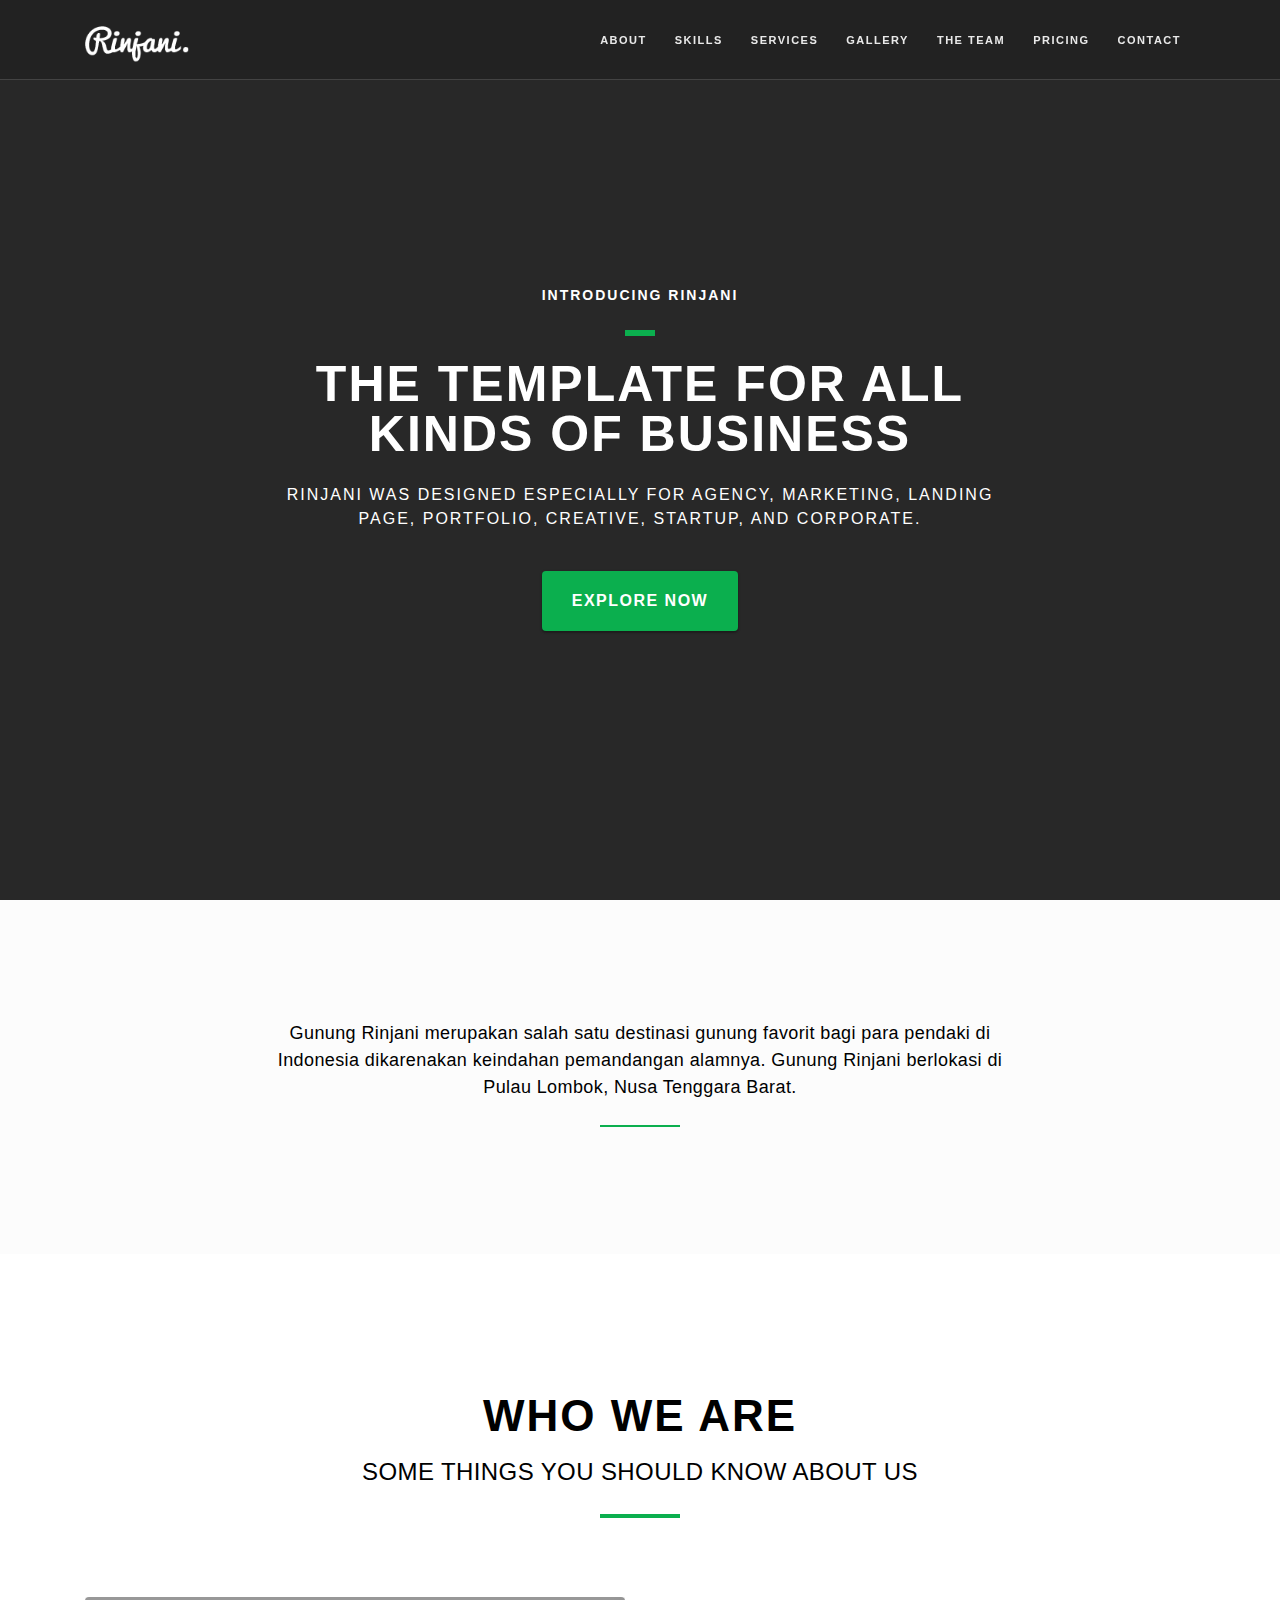
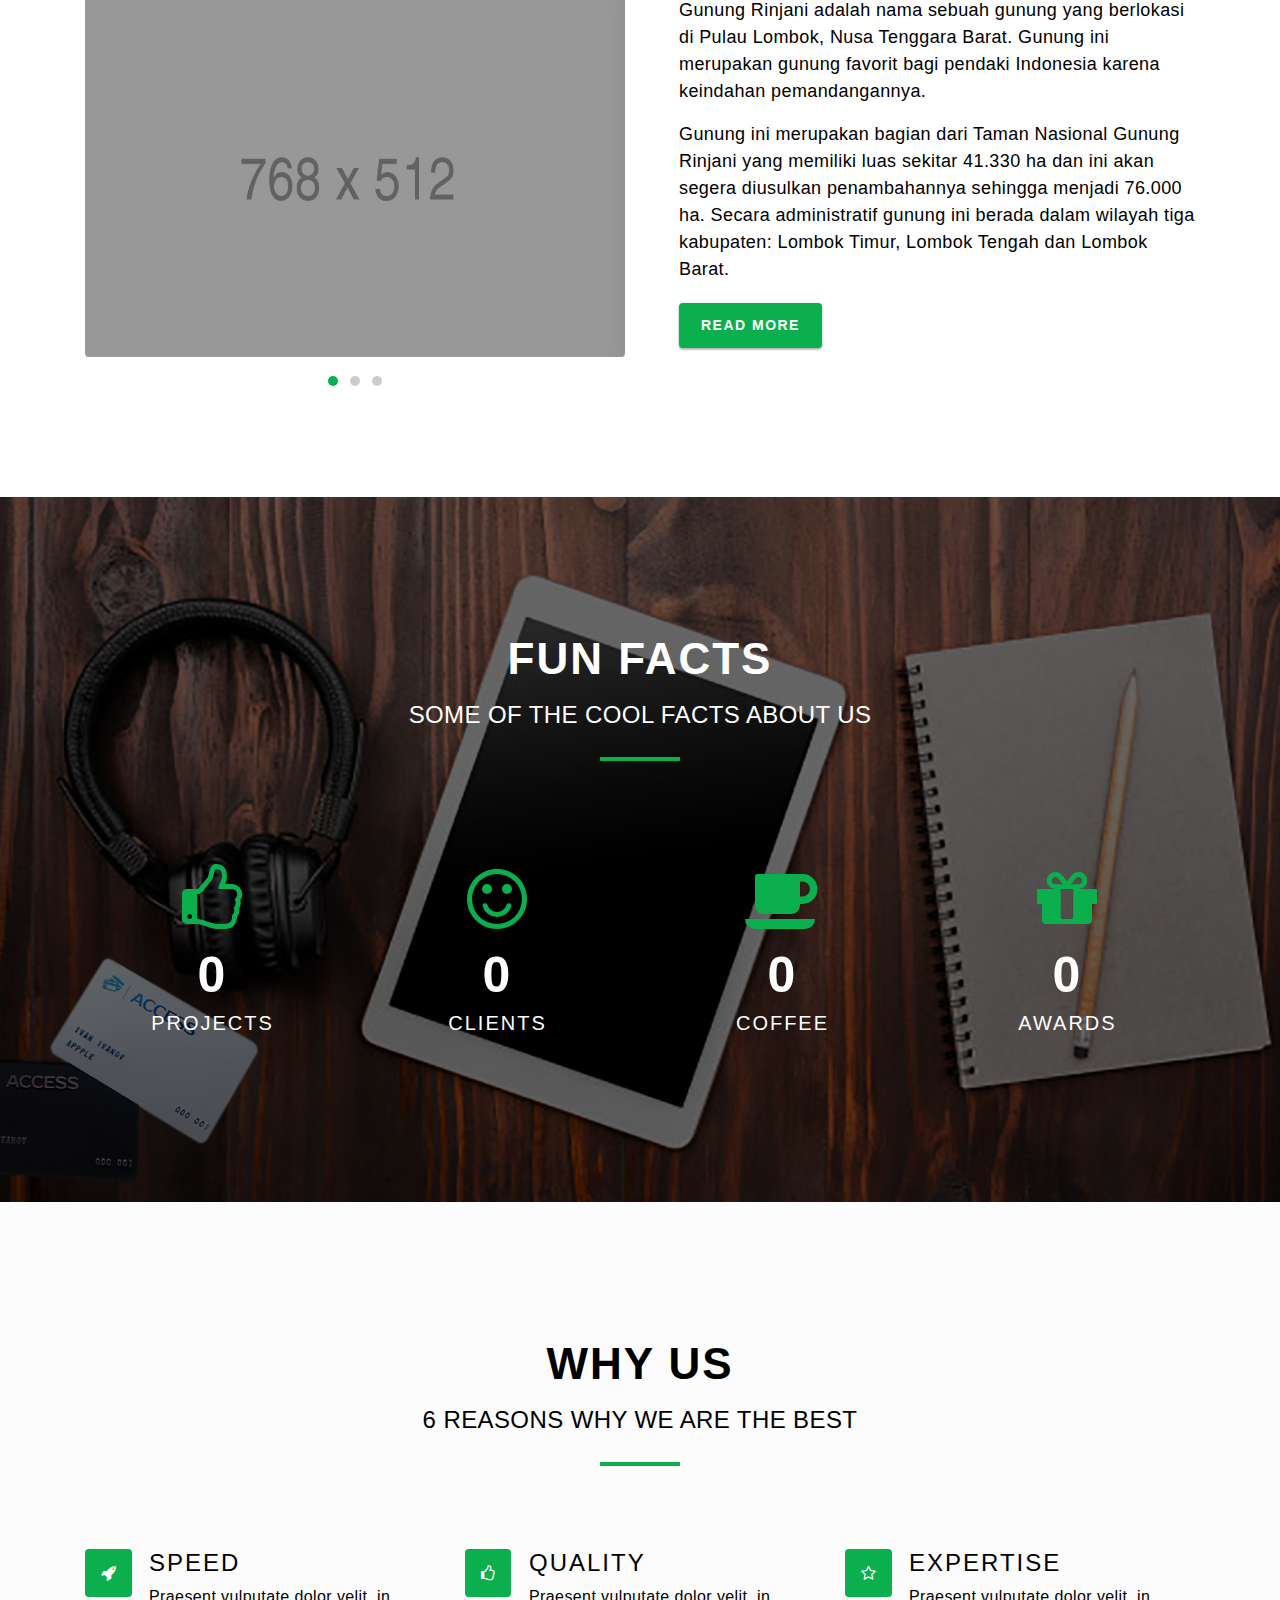
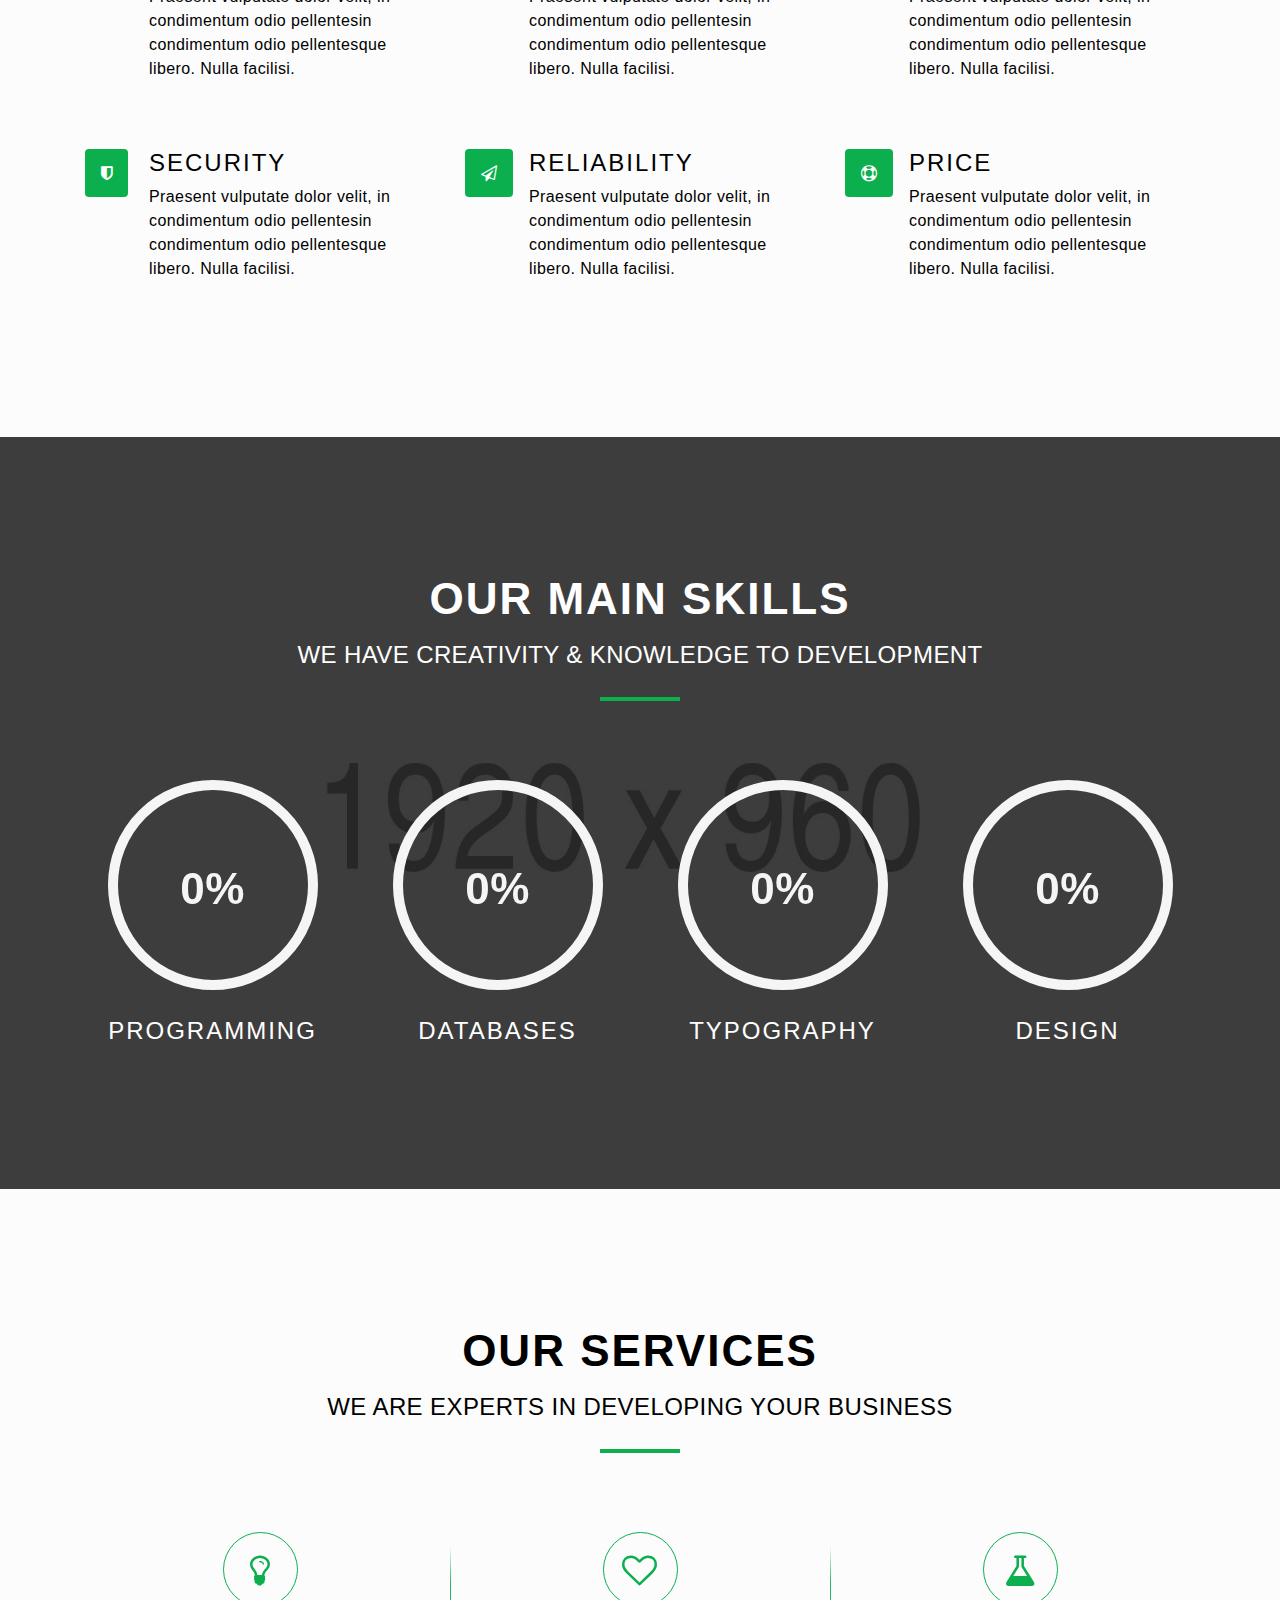
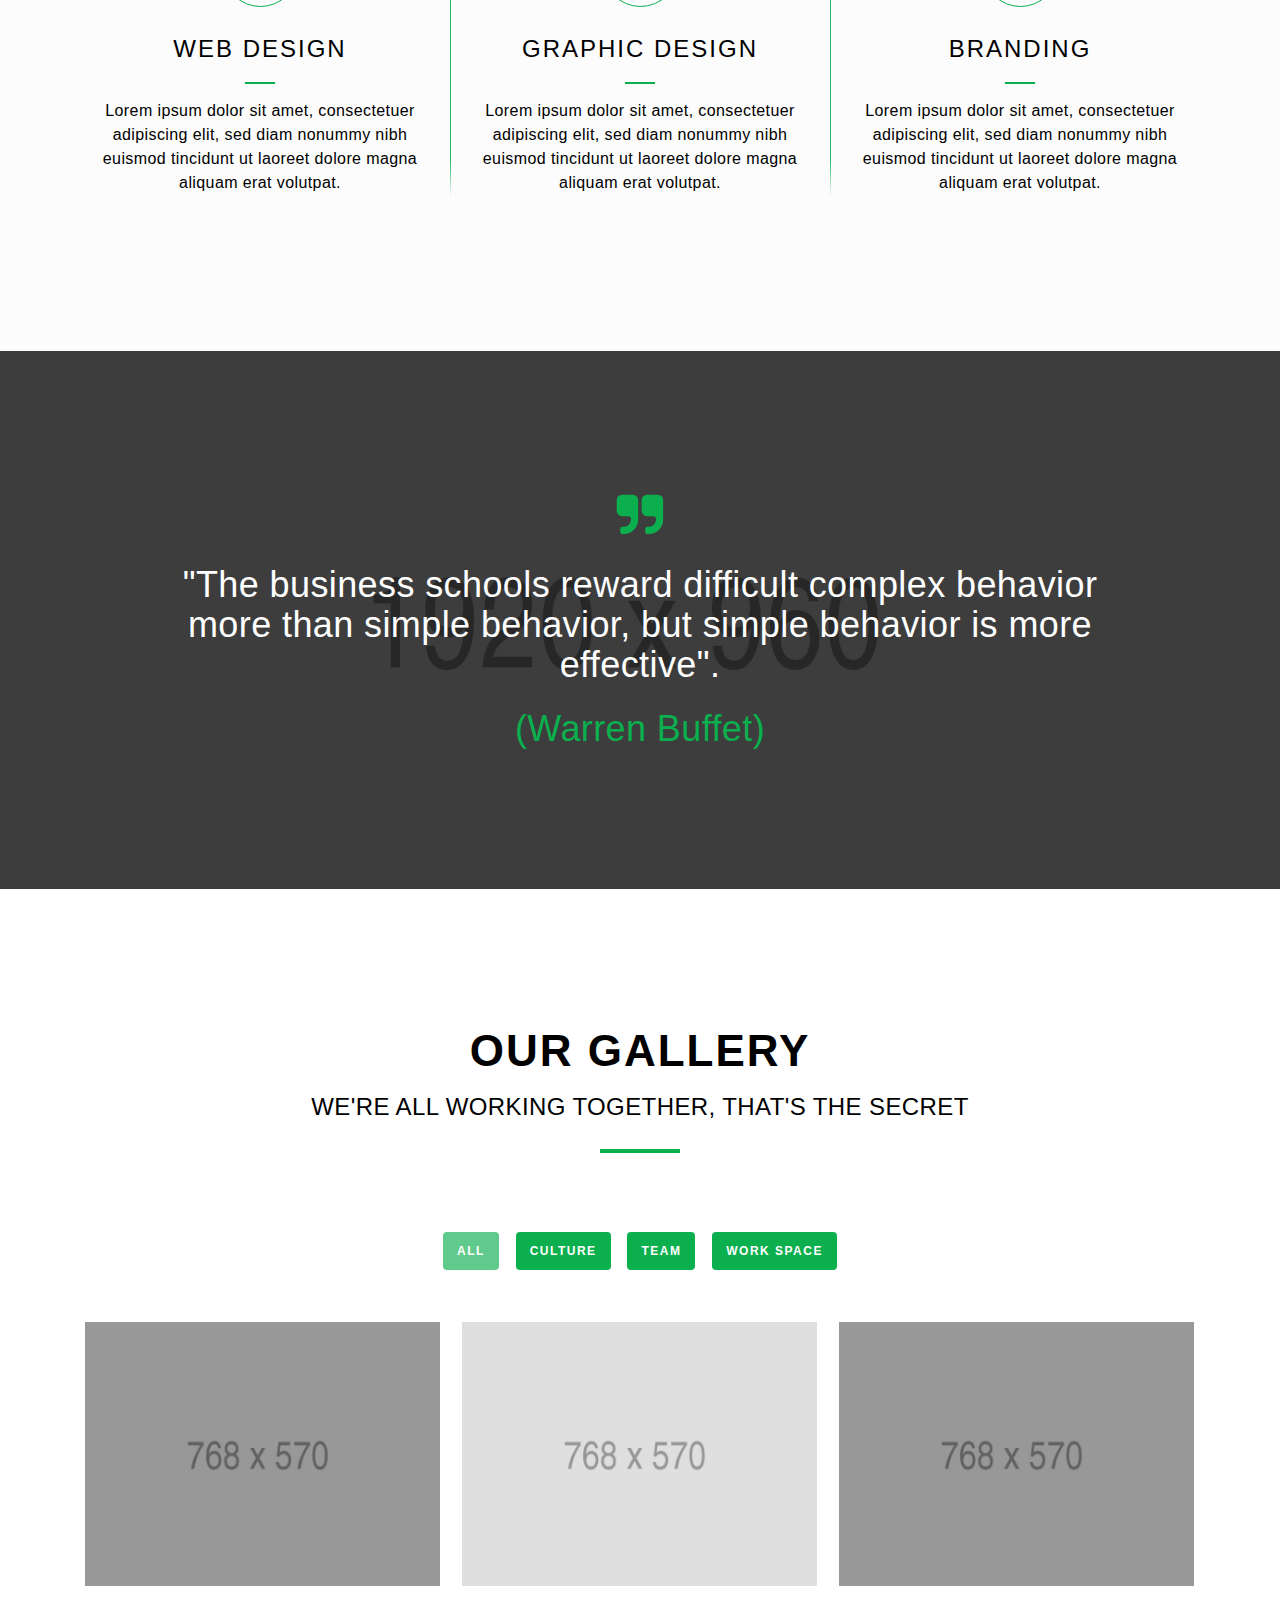
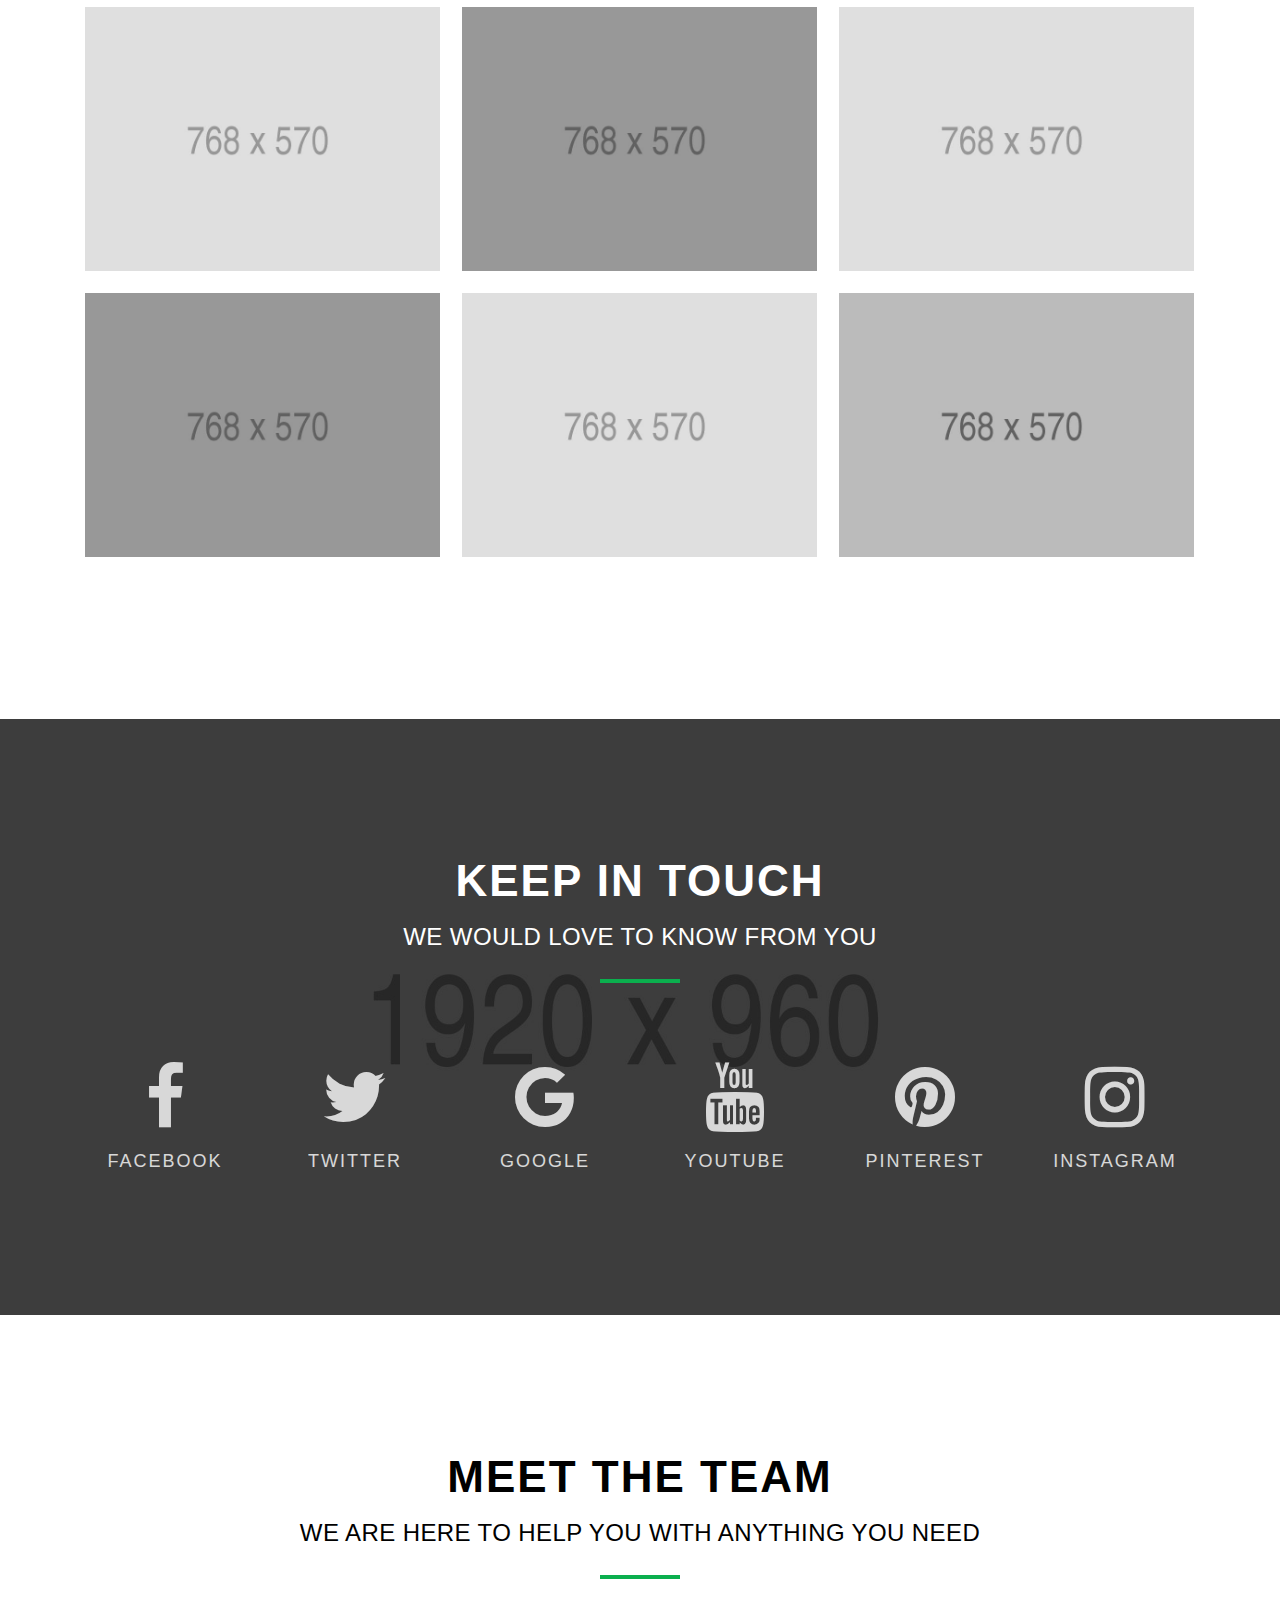
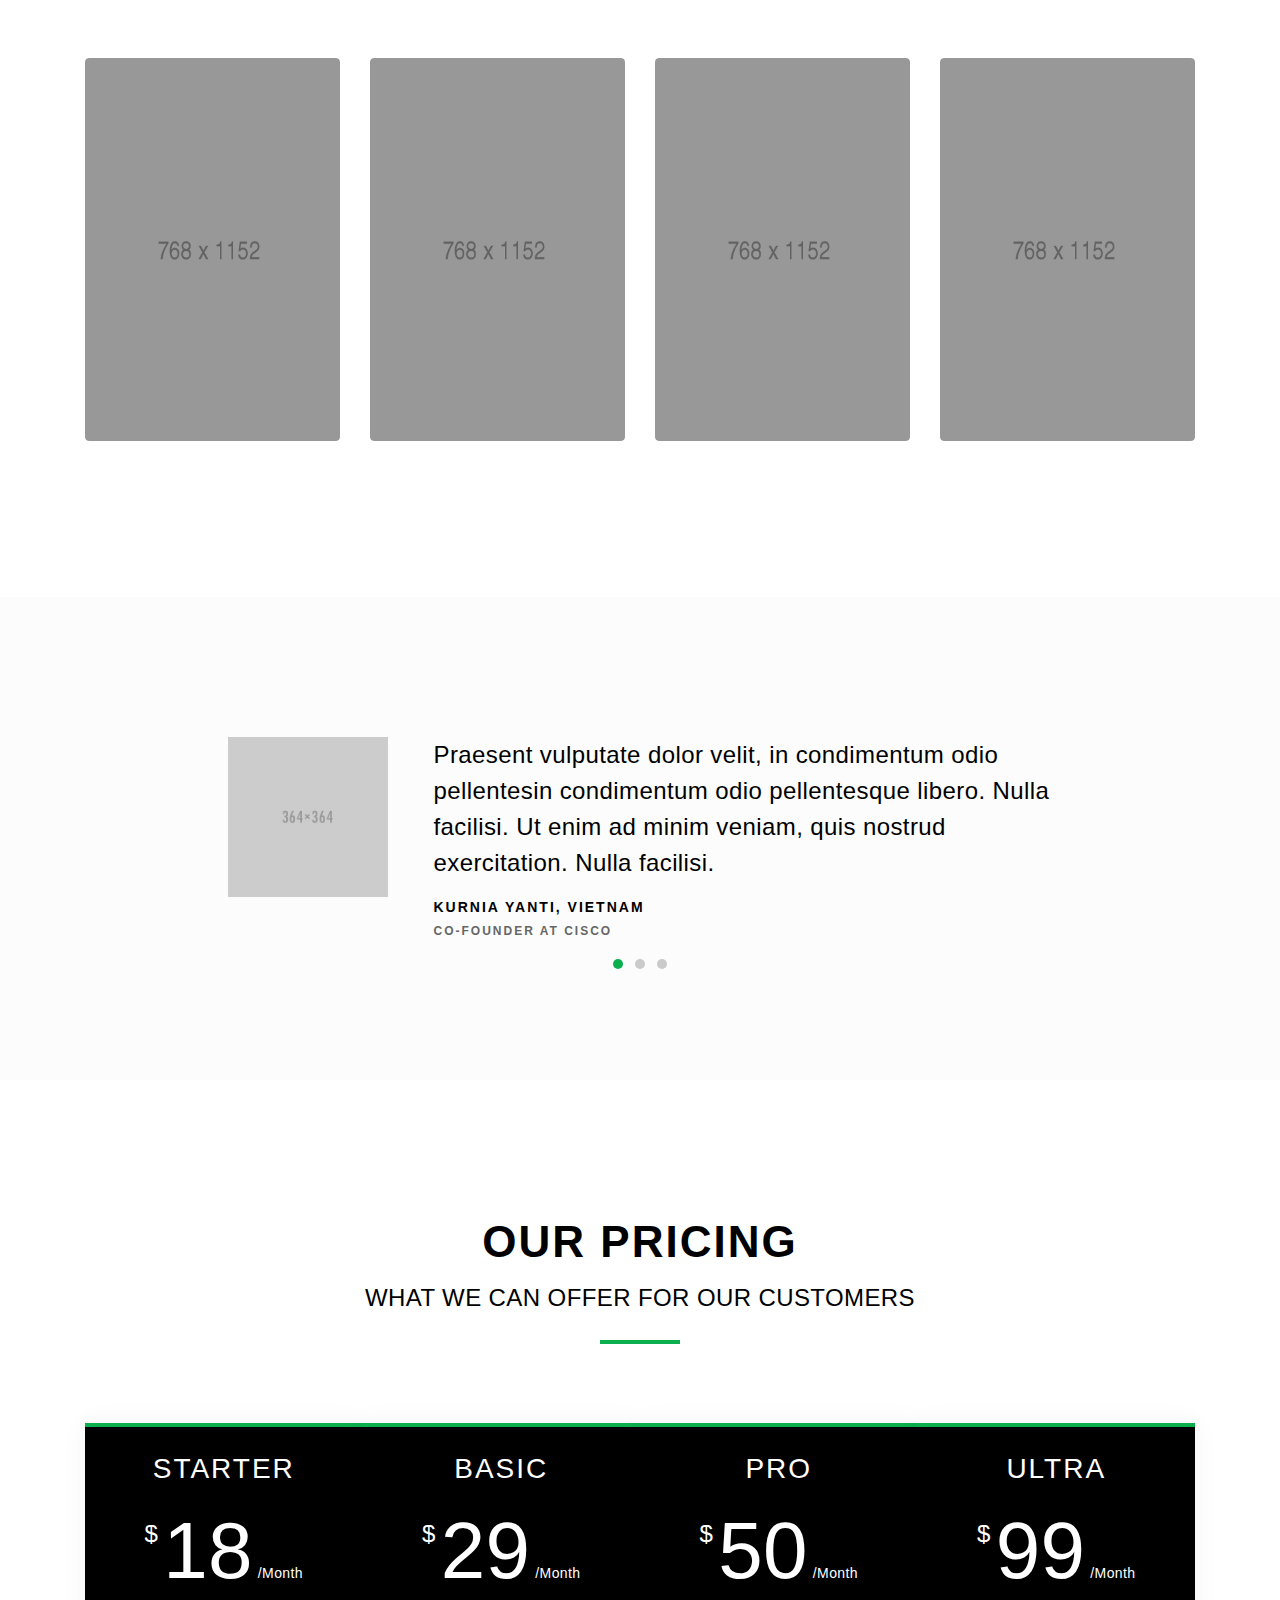
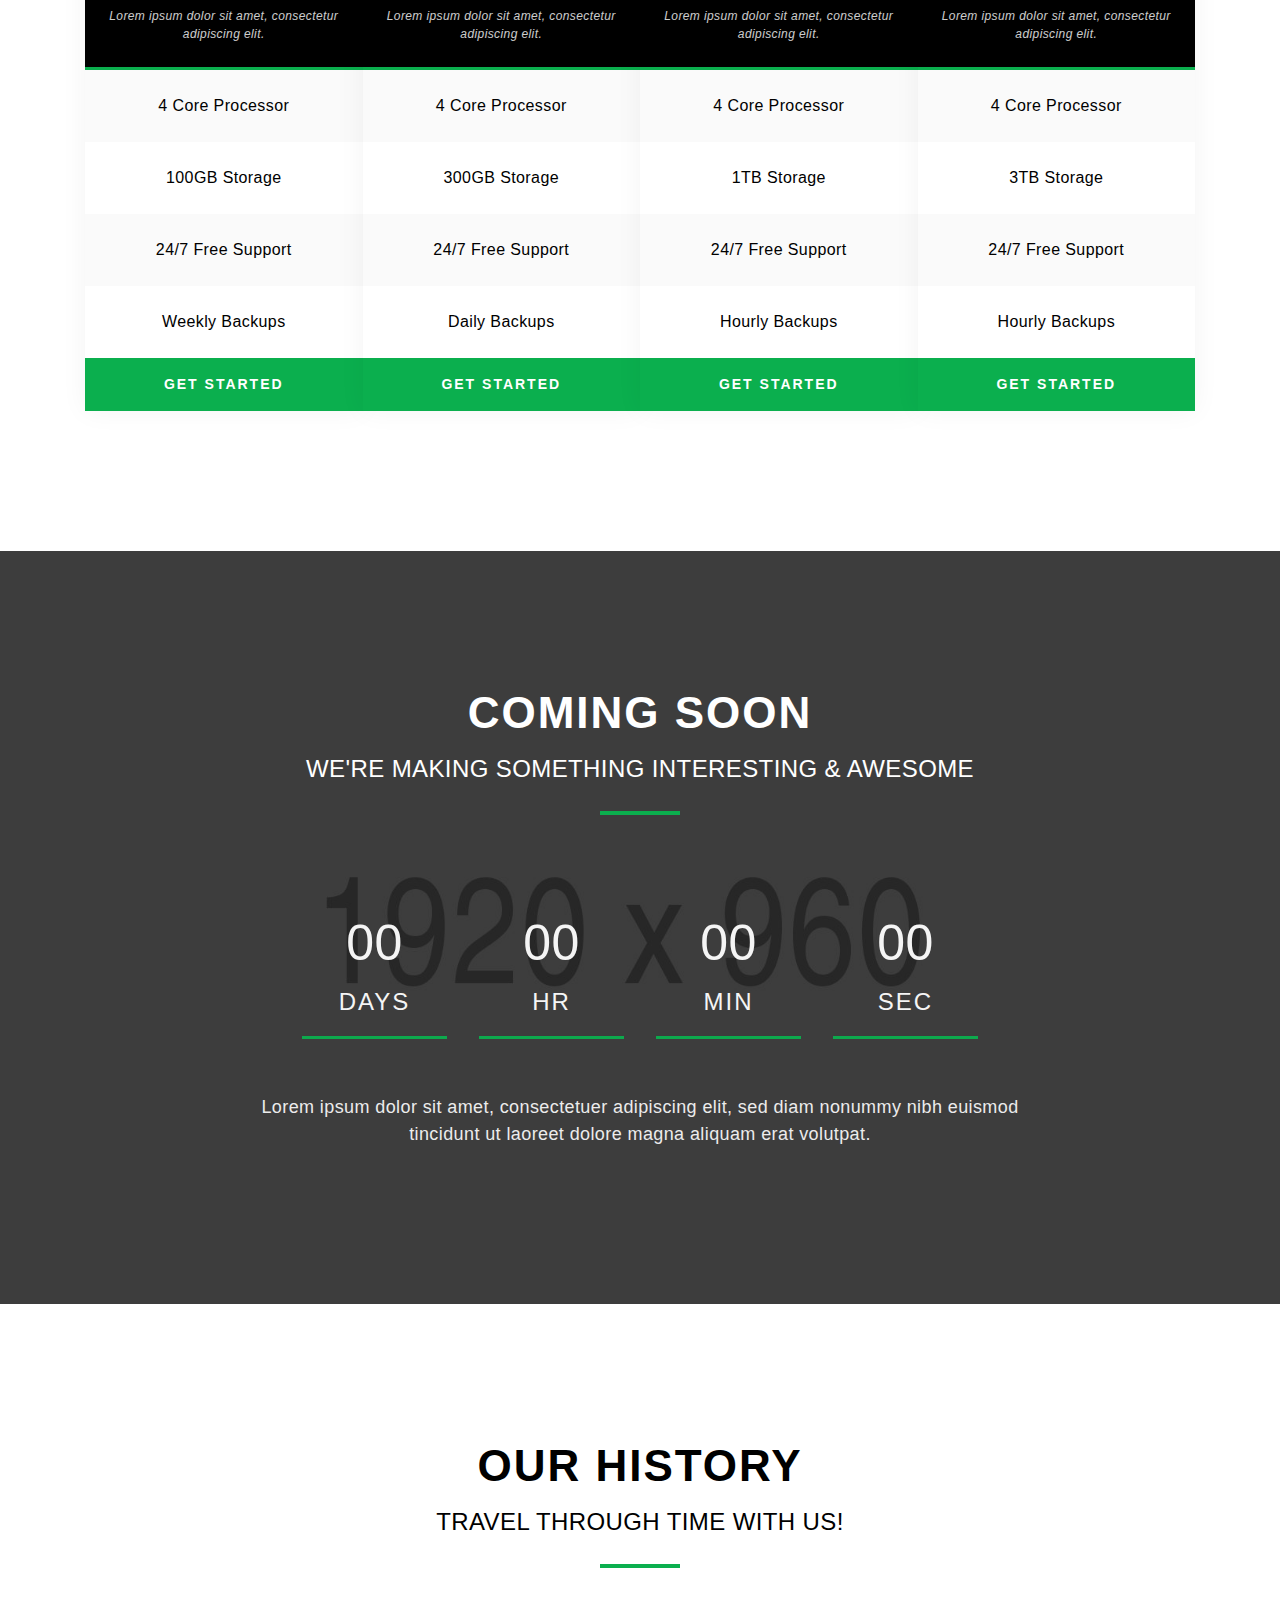
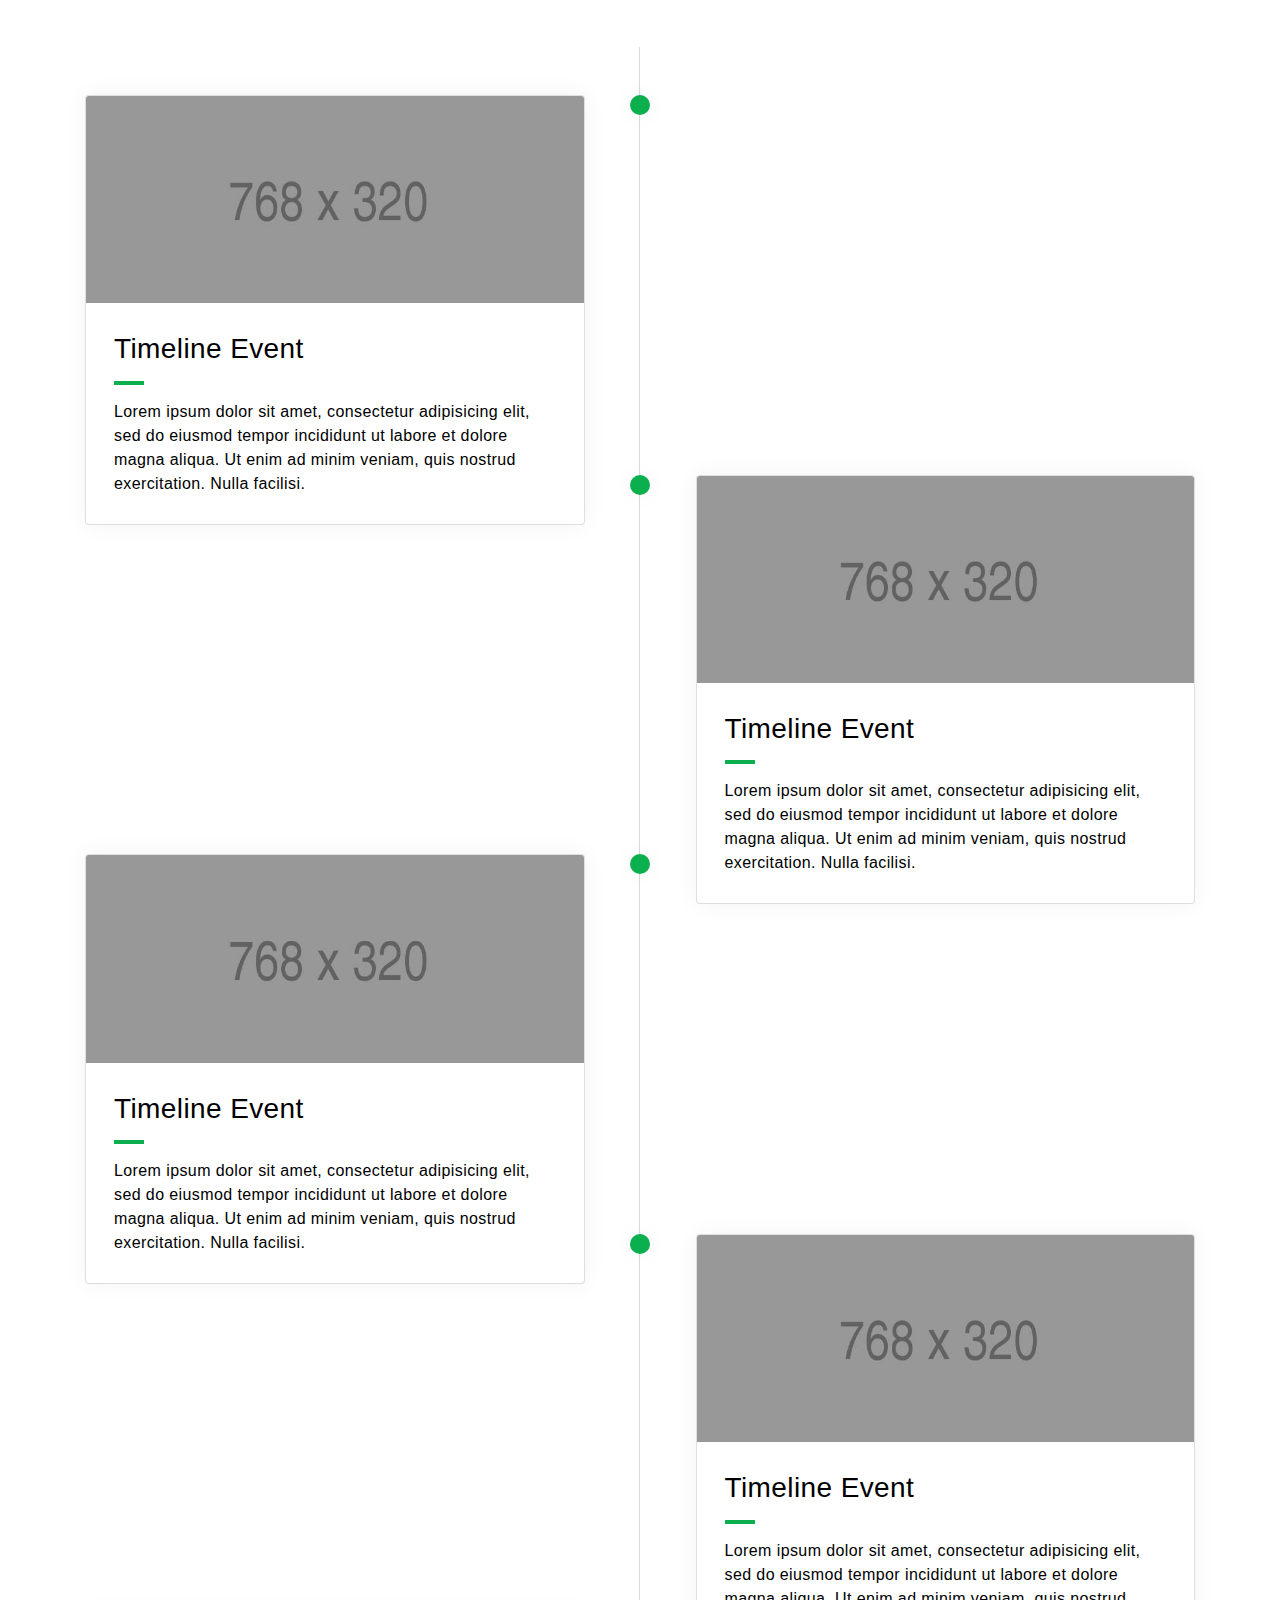
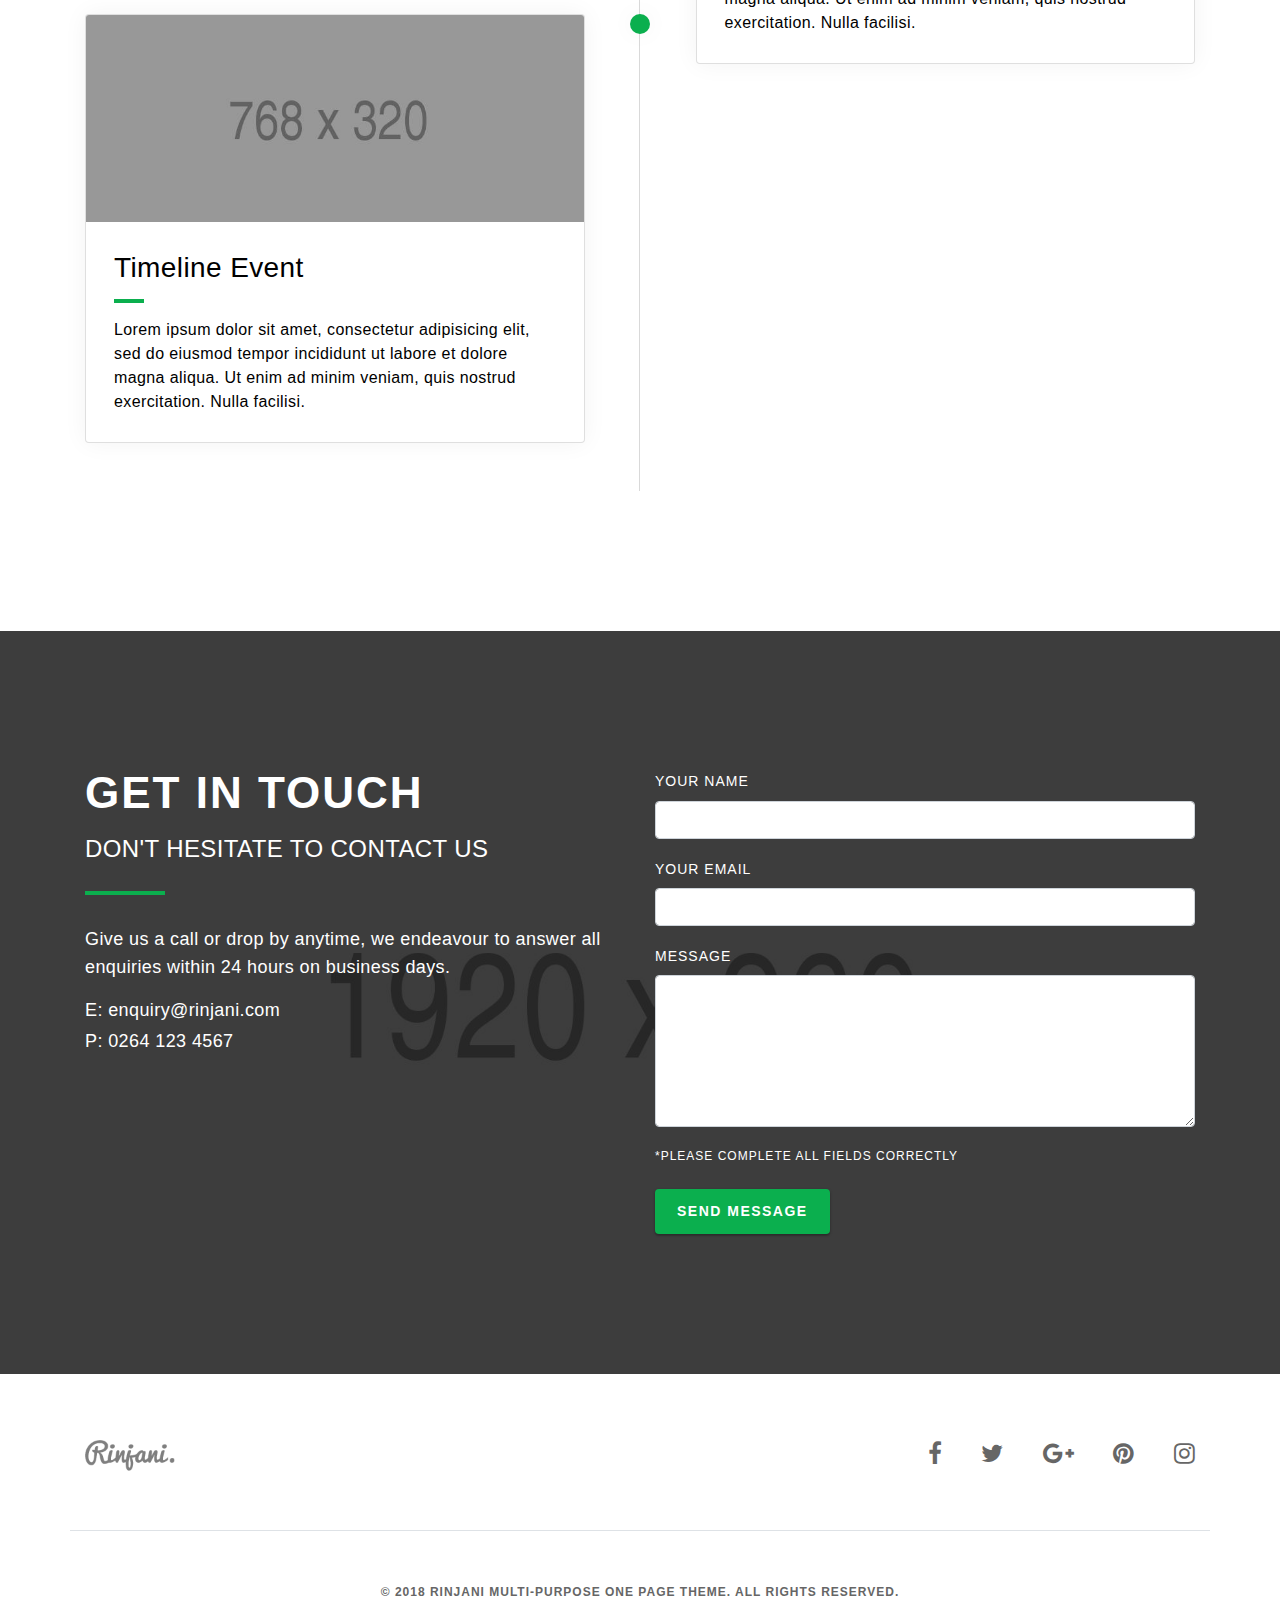
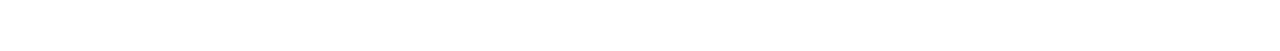
<file: home-background-video-youtube.html>
<!DOCTYPE html>
<html lang="en">
    <head>
        <title>Rinjani - Multi-Purpose One Page Theme</title>
        <meta name="description" content=""/>
        <meta name="keywords" content=""/>
        <meta charset="utf-8">
        <meta name="viewport" content="width=device-width, initial-scale=1, shrink-to-fit=no">
        <meta http-equiv="X-UA-Compatible" content="IE=edge" />
        
        <!-- Bootstrap CSS -->
        <link href="assets/css/bootstrap.min.css" rel="stylesheet" type="text/css">
        
        <!-- Font Awesome CSS -->
        <link href="assets/css/font-awesome.min.css" rel="stylesheet" type="text/css">
        
        <!-- Include all css plugins (below), or include individual files as needed -->
        <link href="assets/css/flickity.min.css" rel="stylesheet" type="text/css">
        <link href="assets/css/magnific-popup.css" rel="stylesheet" type="text/css">
        
        <!-- BG Video - YouTube -->
        <link href="assets/css/jquery.mb.YTPlayer.min.css" rel="stylesheet" type="text/css">
        
        <!-- Theme CSS -->
        <link href="assets/css/theme.css" rel="stylesheet" type="text/css">
        <link href="assets/css/style.css" rel="stylesheet" type="text/css">
        
        <!-- Color Scheme CSS -->
        <link href="assets/css/color_green.css" rel="stylesheet" type="text/css">
    </head>
    <body id="page-top">
        
        <!-- Header Start -->
        <header class="header-dark fixed-top">
            <div class="container">
                <div class="row">
                    <div class="col-lg-3 navbar-header">
                        <a class="navbar-brand page-scroll" href="#page-top">
                            <img src="assets/images/logo-text-black.png" alt="" class="logo-text-dark">
                            <img src="assets/images/logo-text-white.png" alt="" class="logo-text-light">
                        </a>
                        
                        <button class="navbar-toggler" type="button" data-toggle="collapse" data-target="#navbar-header" aria-controls="navbar-header" aria-expanded="false" aria-label="Toggle navigation">
                            <span class="navbar-toggler-icon"></span>
                        </button>
                    </div>
                    <!-- //.col-lg-3 -->
                    
                    <div class="col-lg-9 navbar-wrapper justify-content-end">
                        <div id="navigation" class="navbar navbar-expand-lg">
                            <div class="collapse navbar-collapse" id="navbar-header">
                                <ul class="navbar-nav">
                                    <li class="nav-item">
                                        <a class="nav-link page-scroll" href="#about">About</a>
                                    </li>
                                    <li class="nav-item">
                                        <a class="nav-link page-scroll" href="#skills">Skills</a>
                                    </li>
                                    <li class="nav-item">
                                        <a class="nav-link page-scroll" href="#services">Services</a>
                                    </li>
                                    <li class="nav-item">
                                        <a class="nav-link page-scroll" href="#gallery">Gallery</a>
                                    </li>
                                    <li class="nav-item">
                                        <a class="nav-link page-scroll" href="#team">The Team</a>
                                    </li>
                                    <li class="nav-item">
                                        <a class="nav-link page-scroll" href="#pricing">Pricing</a>
                                    </li>
                                    <li class="nav-item">
                                        <a class="nav-link page-scroll" href="#contact">Contact</a>
                                    </li>
                                </ul>
                            </div>
                            <!-- //.navbar-collapse -->
                        </div>
                        <!-- //.navbar -->
                    </div>
                    <!-- //.col-lg-9 -->
                </div>
                <!-- //.row -->
            </div>
            <!-- //.container -->
        </header>
        <!-- //Header End -->
        
        
        <!-- Section - Home Start -->
        <section id="home-bg-video" class="bg-cover bg-gray bg-overlay-black-6 h-100 p-0 w-100">
            <!-- BG Video - YouTube -->
            <div id="bgndVideoYouTube" class="player bg-overlay-black-6 h-100 w-100" 
                 data-property="{videoURL:'https://www.youtube.com/watch?v=kc1MSJV_-w8'}"
                 data-video-poster="assets/images/bg-home-1.jpg">
            </div>
            <!-- //.player -->
            
            <div class="h-100 left-0 position-absolute top-0 w-100">
                <div class="container h-100">
                    <div class="row align-items-center h-100 justify-content-center">
                        <div class="col-lg-8 pt-3 text-center">
                            <span class="d-block font-alt font-w-600 letter-spacing-2 text-medium text-uppercase text-white">
                                Introducing Rinjani
                            </span>

                            <span class="bg-base-color d-inline-block mt-4 sep-line-medium-thick"></span>

                            <h2 class="font-alt font-w-600 letter-spacing-2 mb-3 mt-3 text-uppercase text-white title-xs-extra-large title-extra-large-3">
                                The Template For All Kinds of Business
                            </h2>

                            <span class="d-block font-alt letter-spacing-2 mb-3 mt-4 text-large text-uppercase text-white">
                                Rinjani was designed especially for agency, marketing, landing page, portfolio, creative, startup, and corporate.
                            </span>

                            <a href="#about" class="page-scroll btn btn-base-color btn-large btn-shadow mr-0 mt-4">Explore Now</a>
                        </div>
                        <!-- //.col-lg-8 -->
                    </div>
                    <!-- //.row -->
                </div>
                <!-- //.container -->
            </div>
            <!-- //.h-100 -->
        </section>
        <!-- //Section - Home End -->

        
        <!-- Intro Start -->
        <div class="intro bg-gray-light p-5">
            <div class="container py-5">
                <div class="row justify-content-center py-4">
                    <div class="col-lg-8 text-center">
                        <p class="font-alt mb-0 text-xs-large text-extra-large">Gunung Rinjani merupakan salah satu destinasi gunung favorit bagi para pendaki di Indonesia dikarenakan keindahan pemandangan alamnya. Gunung Rinjani berlokasi di Pulau Lombok, Nusa Tenggara Barat.</p>
                        <span class="bg-base-color d-inline-block mt-4 sep-line-long"></span>
                    </div>
                    <!-- //.col-lg-8 -->
                </div>
                <!-- //.row -->
            </div>
            <!-- //.container -->
        </div>
        <!-- //Intro End -->
        
        
        <!-- Section - About Start -->
        <section id="about" class="bg-white">
            <div class="container">
                <div class="row justify-content-center pb-5">
                    <div class="col-lg-9 pb-lg-4 text-center">
                        <h3 class="font-alt font-w-600 letter-spacing-2 text-uppercase title-xs-small title-extra-large-2">Who We Are</h3>
                        <p class="font-alt mb-0 mt-3 text-xs-large text-uppercase title-medium">Some things you should know about us</p>
                        <span class="bg-base-color d-inline-block mt-4 sep-line-thick-long"></span>
                    </div>
                    <!-- //.col-lg-9 -->
                </div>
                <!-- //.row -->
                
                <div class="row">
                    <div class="col-lg-6">
                        <div class="carousel-custom" data-pagedots="true" data-draggable="false" data-autoplay="5000">
                            <div class="carousel-cell w-100">
                                <img src="assets/images/about-1.jpg" alt="" class="img-fluid box-shadow-shallow rounded"/>
                            </div>
                            <!-- //.carousel-cell -->
                            
                            <div class="carousel-cell w-100">
                                <img src="assets/images/about-2.jpg" alt="" class="img-fluid box-shadow-shallow rounded"/>
                            </div>
                            <!-- //.carousel-cell -->
                            
                            <div class="carousel-cell w-100">
                                <img src="assets/images/about-3.jpg" alt="" class="img-fluid box-shadow-shallow rounded"/>
                            </div>
                            <!-- //.carousel-cell -->
                        </div>
                        <!-- //.carousel-custom -->
                    </div>
                    <!-- //.col-lg-6 -->
                    
                    <div class="col-lg-6">
                        <div class="pl-lg-4 pt-5 pt-lg-0">
                            <p class="font-alt text-extra-large">Gunung Rinjani adalah nama sebuah gunung yang berlokasi di Pulau Lombok, Nusa Tenggara Barat. Gunung ini merupakan gunung favorit bagi pendaki Indonesia karena keindahan pemandangannya.</p>
                            <p class="font-alt mt-2 text-extra-large">Gunung ini merupakan bagian dari Taman Nasional Gunung Rinjani yang memiliki luas sekitar 41.330 ha dan ini akan segera diusulkan penambahannya sehingga menjadi 76.000 ha. Secara administratif gunung ini berada dalam wilayah tiga kabupaten: Lombok Timur, Lombok Tengah dan Lombok Barat. </p>
                            <a href="#fun-facts" class="page-scroll btn btn-base-color btn-shadow mt-1">Read More</a>
                        </div>
                        <!-- //.pl-lg-4 -->
                    </div>
                    <!-- //.col-lg-6 -->
                </div>
                <!-- //.row -->
            </div>
            <!-- //.container -->
        </section>
        <!-- //Section - About End -->
        
        
        <!-- Section - Fun Facts Start -->
        <section id="fun-facts" class="bg-cover bg-gray bg-overlay-black-6">
            <div class="container">
                <div class="row justify-content-center pb-5">
                    <div class="col-lg-9 pb-lg-4 text-center text-white">
                        <h3 class="font-alt font-w-600 letter-spacing-2 text-uppercase title-xs-small title-extra-large-2">Fun Facts</h3>
                        <p class="font-alt mb-0 mt-3 text-xs-large text-uppercase title-medium">Some of the cool facts about us</p>
                        <span class="bg-base-color d-inline-block mt-4 sep-line-thick-long"></span>
                    </div>
                    <!-- //.col-lg-9 -->
                </div>
                <!-- //.row -->
                
                <div class="row align-items-center justify-content-center py-4">
                    <div class="col-md-3 text-center">
                        <i class="fa fa-thumbs-o-up text-base-color title-extra-large-4"></i>
                        <span class="timer d-block font-alt font-w-600 letter-spacing-2 mt-3 text-white title-md-large title-extra-large-3" data-from="0" data-to="2780" data-speed="1500">0</span>
                        <span class="d-inline-block font-alt letter-spacing-2 mt-2 title-small text-uppercase text-white">Projects</span>
                    </div>
                    <!-- //.col-md-3 -->
                    
                    <div class="col-md-3 mt-5 mt-md-0 text-center">
                        <i class="fa fa-smile-o text-base-color title-extra-large-4"></i>
                        <span class="timer d-block font-alt font-w-600 letter-spacing-2 mt-3 text-white title-md-large title-extra-large-3" data-from="0" data-to="487" data-speed="1500">0</span>
                        <span class="d-inline-block font-alt letter-spacing-2 mt-2 title-small text-uppercase text-white">Clients</span>
                    </div>
                    <!-- //.col-md-3 -->
                    
                    <div class="col-md-3 mt-5 mt-md-0 text-center">
                        <i class="fa fa-coffee text-base-color title-extra-large-4"></i>
                        <span class="timer d-block font-alt font-w-600 letter-spacing-2 mt-3 text-white title-md-large title-extra-large-3" data-from="0" data-to="13730" data-speed="1500">0</span>
                        <span class="d-inline-block font-alt letter-spacing-2 mt-2 title-small text-uppercase text-white">Coffee</span>
                    </div>
                    <!-- //.col-md-3 -->
                    
                    <div class="col-md-3 mt-5 mt-md-0 text-center">
                        <i class="fa fa-gift text-base-color title-extra-large-4"></i>
                        <span class="timer d-block font-alt font-w-600 letter-spacing-2 mt-3 text-white title-md-large title-extra-large-3" data-from="0" data-to="154" data-speed="1500">0</span>
                        <span class="d-inline-block font-alt letter-spacing-2 mt-2 title-small text-uppercase text-white">Awards</span>
                    </div>
                    <!-- //.col-md-3 -->
                </div>
                <!-- //.row -->
            </div>
            <!-- //.container -->
        </section>
        <!-- //Section - Fun Facts End -->
        
        
        <!-- Section - Why Us Start -->
        <section id="why-us" class="bg-gray-light">
            <div class="container">
                <div class="row justify-content-center pb-5">
                    <div class="col-lg-9 pb-lg-4 text-center">
                        <h3 class="font-alt font-w-600 letter-spacing-2 text-uppercase title-xs-small title-extra-large-2">Why Us</h3>
                        <p class="font-alt mb-0 mt-3 text-xs-large text-uppercase title-medium">6 reasons why we are the best</p>
                        <span class="bg-base-color d-inline-block mt-4 sep-line-thick-long"></span>
                    </div>
                    <!-- //.col-lg-9 -->
                </div>
                <!-- //.row -->
                
                <div class="row">
                    <div class="col-md-6 col-lg-4">
                        <div class="pl-5 position-relative">
                            <i class="fa fa-rocket bg-base-color left-0 mt-1 p-3 position-absolute top-0 rounded text-white"></i>
                            <div class="ml-3">
                                <span class="d-block font-alt letter-spacing-2 title-medium text-uppercase">Speed</span>
                                <p class="mt-1 text-large">Praesent vulputate dolor velit, in condimentum odio pellentesin condimentum odio pellentesque libero. Nulla facilisi.</p>
                            </div>
                            <!-- //.ml-3 -->
                        </div>
                        <!-- //.pl-5 -->
                    </div>
                    <!-- //.md-6 -->
                    
                    <div class="col-md-6 col-lg-4 mt-5 mt-md-0">
                        <div class="pl-5 position-relative">
                            <i class="fa fa-thumbs-o-up bg-base-color left-0 mt-1 p-3 position-absolute top-0 rounded text-white"></i>
                            <div class="ml-3">
                                <span class="d-block font-alt letter-spacing-2 title-medium text-uppercase">Quality</span>
                                <p class="mt-1 text-large">Praesent vulputate dolor velit, in condimentum odio pellentesin condimentum odio pellentesque libero. Nulla facilisi.</p>
                            </div>
                            <!-- //.ml-3 -->
                        </div>
                        <!-- //.pl-5 -->
                    </div>
                    <!-- //.md-6 -->
                    
                    <div class="col-md-6 col-lg-4 mt-5 mt-lg-0">
                        <div class="pl-5 position-relative">
                            <i class="fa fa-star-o bg-base-color left-0 mt-1 p-3 position-absolute top-0 rounded text-white"></i>
                            <div class="ml-3">
                                <span class="d-block font-alt letter-spacing-2 title-medium text-uppercase">Expertise</span>
                                <p class="mt-1 text-large">Praesent vulputate dolor velit, in condimentum odio pellentesin condimentum odio pellentesque libero. Nulla facilisi.</p>
                            </div>
                            <!-- //.ml-3 -->
                        </div>
                        <!-- //.pl-5 -->
                    </div>
                    <!-- //.md-6 -->
                    
                    <div class="col-md-6 col-lg-4 mt-5">
                        <div class="pl-5 position-relative">
                            <i class="fa fa-shield bg-base-color left-0 mt-1 p-3 position-absolute top-0 rounded text-white"></i>
                            <div class="ml-3">
                                <span class="d-block font-alt letter-spacing-2 title-medium text-uppercase">Security</span>
                                <p class="mt-1 text-large">Praesent vulputate dolor velit, in condimentum odio pellentesin condimentum odio pellentesque libero. Nulla facilisi.</p>
                            </div>
                            <!-- //.ml-3 -->
                        </div>
                        <!-- //.pl-5 -->
                    </div>
                    <!-- //.md-6 -->
                    
                    <div class="col-md-6 col-lg-4 mt-5">
                        <div class="pl-5 position-relative">
                            <i class="fa fa-paper-plane-o bg-base-color left-0 mt-1 p-3 position-absolute top-0 rounded text-white"></i>
                            <div class="ml-3">
                                <span class="d-block font-alt letter-spacing-2 title-medium text-uppercase">Reliability</span>
                                <p class="mt-1 text-large">Praesent vulputate dolor velit, in condimentum odio pellentesin condimentum odio pellentesque libero. Nulla facilisi.</p>
                            </div>
                            <!-- //.ml-3 -->
                        </div>
                        <!-- //.pl-5 -->
                    </div>
                    <!-- //.md-6 -->
                    
                    <div class="col-md-6 col-lg-4 mt-5">
                        <div class="pl-5 position-relative">
                            <i class="fa fa-support bg-base-color left-0 mt-1 p-3 position-absolute top-0 rounded text-white"></i>
                            <div class="ml-3">
                                <span class="d-block font-alt letter-spacing-2 title-medium text-uppercase">Price</span>
                                <p class="mt-1 text-large">Praesent vulputate dolor velit, in condimentum odio pellentesin condimentum odio pellentesque libero. Nulla facilisi.</p>
                            </div>
                            <!-- //.ml-3 -->
                        </div>
                        <!-- //.pl-5 -->
                    </div>
                    <!-- //.md-6 -->
                </div>
                <!-- //.row -->
            </div>
            <!-- //.container -->
        </section>
        <!-- //Section - Why Us End -->
        
        
        <!-- Section - Skills Start -->
        <section id="skills" class="bg-cover bg-gray bg-overlay-black-6">
            <div class="container">
                <div class="row justify-content-center pb-5">
                    <div class="col-lg-9 pb-lg-4 text-center text-white">
                        <h3 class="font-alt font-w-600 letter-spacing-2 text-uppercase title-xs-small title-extra-large-2">Our Main Skills</h3>
                        <p class="font-alt mb-0 mt-3 text-xs-large text-uppercase title-medium">We have creativity & knowledge to development</p>
                        <span class="bg-base-color d-inline-block mt-4 sep-line-thick-long"></span>
                    </div>
                    <!-- //.col-lg-9 -->
                </div>
                <!-- //.row -->
                
                <div class="row">
                    <div class="col-md-6 col-lg-3 text-center">
                        <div class="pie-chart opacity-9-5">
                            <div class="chart font-alt text-white" data-percent="0" data-percent-update="83" data-bar-color="#0baf4e" data-track-color="#ffffff">
                                <span class="percent font-alt font-w-600 title-extra-large-2">0%</span>
                            </div>
                            <!-- //.chart -->
                        </div>
                        <!-- //.pie-chart -->
                        
                        <span class="d-block font-alt letter-spacing-2 mt-3 title-medium text-uppercase text-white">Programming</span>
                    </div>
                    <!-- //.col-md-6 -->
                    
                    <div class="col-md-6 col-lg-3 mt-5 mt-md-0 text-center">
                        <div class="pie-chart opacity-9-5">
                            <div class="chart font-alt text-white" data-percent="0" data-percent-update="51" data-bar-color="#0baf4e" data-track-color="#ffffff">
                                <span class="percent font-alt font-w-600 title-extra-large-2">0%</span>
                            </div>
                            <!-- //.chart -->
                        </div>
                        <!-- //.pie-chart -->
                        
                        <span class="d-block font-alt letter-spacing-2 mt-3 title-medium text-uppercase text-white">Databases</span>
                    </div>
                    <!-- //.col-md-6 -->
                    
                    <div class="col-md-6 col-lg-3 mt-5 mt-lg-0 text-center">
                        <div class="pie-chart opacity-9-5">
                            <div class="chart font-alt text-white" data-percent="0" data-percent-update="64" data-bar-color="#0baf4e" data-track-color="#ffffff">
                                <span class="percent font-alt font-w-600 title-extra-large-2">0%</span>
                            </div>
                            <!-- //.chart -->
                        </div>
                        <!-- //.pie-chart -->
                        
                        <span class="d-block font-alt letter-spacing-2 mt-3 title-medium text-uppercase text-white">Typography</span>
                    </div>
                    <!-- //.col-md-6 -->
                    
                    <div class="col-md-6 col-lg-3 mt-5 mt-lg-0 text-center">
                        <div class="pie-chart opacity-9-5">
                            <div class="chart font-alt text-white" data-percent="0" data-percent-update="90" data-bar-color="#0baf4e" data-track-color="#ffffff">
                                <span class="percent font-alt font-w-600 title-extra-large-2">0%</span>
                            </div>
                            <!-- //.chart -->
                        </div>
                        <!-- //.pie-chart -->
                        
                        <span class="d-block font-alt letter-spacing-2 mt-3 title-medium text-uppercase text-white">Design</span>
                    </div>
                    <!-- //.col-md-6 -->
                </div>
                <!-- //.row -->
            </div>
            <!-- //.container -->
        </section>
        <!-- //Section - Skills End -->
        
        
        <!-- Section - Services Start -->
        <section id="services" class="bg-gray-light">
            <div class="container">
                <div class="row justify-content-center pb-5">
                    <div class="col-lg-9 pb-lg-4 text-center">
                        <h3 class="font-alt font-w-600 letter-spacing-2 text-uppercase title-xs-small title-extra-large-2">Our Services</h3>
                        <p class="font-alt mb-0 mt-3 text-xs-large text-uppercase title-medium">We are experts in developing your business</p>
                        <span class="bg-base-color d-inline-block mt-4 sep-line-thick-long"></span>
                    </div>
                    <!-- //.col-lg-9 -->
                </div>
                <!-- //.row -->
                
                <div class="row">
                    <div class="col-md-4">
                        <div class="features-block text-center">
                            <div class="block-icon ease">
                                <i class="fa fa-lightbulb-o ease"></i>
                            </div>
                            <!-- //.block-icon -->
                            
                            <span class="d-block font-alt letter-spacing-2 mt-4 text-uppercase title-medium">Web Design</span>
                            <span class="bg-base-color d-inline-block mt-2 sep-line"></span>
                            <p class="mt-2 text-large">Lorem ipsum dolor sit amet, consectetuer adipiscing elit, sed diam nonummy nibh euismod tincidunt ut laoreet dolore magna aliquam erat volutpat.</p>
                        </div>
                        <!-- //.features-block -->
                    </div>
                    <!-- //.col-md-4 -->
                    
                    <div class="col-md-4 mt-5 mt-md-0">
                        <div class="features-block text-center">
                            <div class="block-icon ease">
                                <i class="fa fa-heart-o ease"></i>
                            </div>
                            <!-- //.block-icon -->
                            
                            <span class="d-block font-alt letter-spacing-2 mt-4 text-uppercase title-medium">Graphic Design</span>
                            <span class="bg-base-color d-inline-block mt-2 sep-line"></span>
                            <p class="mt-2 text-large">Lorem ipsum dolor sit amet, consectetuer adipiscing elit, sed diam nonummy nibh euismod tincidunt ut laoreet dolore magna aliquam erat volutpat.</p>
                        </div>
                        <!-- //.features-block -->
                    </div>
                    <!-- //.col-md-4 -->
                    
                    <div class="col-md-4 mt-5 mt-md-0">
                        <div class="features-block border-0 text-center">
                            <div class="block-icon ease">
                                <i class="fa fa-flask ease"></i>
                            </div>
                            <!-- //.block-icon -->
                            
                            <span class="d-block font-alt letter-spacing-2 mt-4 text-uppercase title-medium">Branding</span>
                            <span class="bg-base-color d-inline-block mt-2 sep-line"></span>
                            <p class="mt-2 text-large">Lorem ipsum dolor sit amet, consectetuer adipiscing elit, sed diam nonummy nibh euismod tincidunt ut laoreet dolore magna aliquam erat volutpat.</p>
                        </div>
                        <!-- //.features-block -->
                    </div>
                    <!-- //.col-md-4 -->
                </div>
                <!-- //.row -->
            </div>
            <!-- //.container -->
        </section>
        <!-- //Section - Services End -->
        
        
        <!-- Section - Quote Start -->
        <section id="quote" class="bg-cover bg-gray bg-overlay-black-6">
            <div class="container">
                <div class="row justify-content-center">
                    <div class="col-lg-10 text-center">
                        <i class="fa fa-quote-right text-base-color title-extra-large-3"></i>
                        <h3 class="d-block mt-4 font-alt text-white title-extra-large">"The business schools reward difficult complex behavior more than simple behavior, but simple behavior is more effective".</h3>
                        <span class="d-block mt-4 font-alt text-base-color title-extra-large">(Warren Buffet)</span>
                    </div>
                    <!-- //.col-lg-10 -->
                </div>
                <!-- //.row -->
            </div>
            <!-- //.container -->
        </section>
        <!-- //Section - Quote End -->
        
        
        <!-- Section - Gallery Start -->
        <section id="gallery" class="bg-white">
            <div class="container">
                <div class="row justify-content-center pb-5">
                    <div class="col-lg-9 pb-lg-4 text-center">
                        <h3 class="font-alt font-w-600 letter-spacing-2 text-uppercase title-xs-small title-extra-large-2">Our Gallery</h3>
                        <p class="font-alt mb-0 mt-3 text-xs-large text-uppercase title-medium">We're all working together, that's the secret</p>
                        <span class="bg-base-color d-inline-block mt-4 sep-line-thick-long"></span>
                    </div>
                    <!-- //.col-lg-9 -->
                </div>
                <!-- //.row -->
                
                <div class="row">
                    <div class="col-12">
                        <div class="gallery-filter">
                            <ul class="mb-5 p-0 text-center">
                                <li class="list-inline-item"><a href="#" data-filter="*" class="btn btn-base-color btn-small disabled mb-1 mr-1">All</a></li>
                                <li class="list-inline-item"><a href="#" data-filter=".culture" class="btn btn-base-color btn-small mb-1 mr-1">Culture</a></li>
                                <li class="list-inline-item"><a href="#" data-filter=".team" class="btn btn-base-color btn-small mb-1 mr-1">Team</a></li>
                                <li class="list-inline-item"><a href="#" data-filter=".work-space" class="btn btn-base-color btn-small mb-1 mr-0">Work Space</a></li>
                            </ul>
                        </div>
                        <!-- //.gallery-filter -->
                        
                        <div class="gallery-wrapper">
                            <div class="gallery-grid grid-col-3 gutter-medium">
                                <div class="item team">
                                    <figure>
                                        <div class="gallery-img">
                                            <img src="assets/images/gallery-1.jpg" alt="">
                                        </div>
                                        <!-- //.gallery-img -->
                                        
                                        <figcaption>
                                            <a href="assets/images/gallery-1.jpg" title="Image Caption 1">
                                                <div class="d-table">
                                                    <div class="d-table-cell align-middle">
                                                        <span class="d-block font-alt letter-spacing-2 text-extra-large text-uppercase text-white">Image Caption 1</span>
                                                    </div>
                                                    <!-- //.d-table-cell -->
                                                </div>
                                                <!-- //.d-table -->
                                            </a>
                                        </figcaption>
                                    </figure>
                                </div>
                                <!-- //.item -->
                                
                                <div class="item work-space">
                                    <figure>
                                        <div class="gallery-img">
                                            <img src="assets/images/gallery-2.jpg" alt="">
                                        </div>
                                        <!-- //.gallery-img -->
                                        
                                        <figcaption>
                                            <a href="assets/images/gallery-2.jpg" title="Image Caption 2">
                                                <div class="d-table">
                                                    <div class="d-table-cell align-middle">
                                                        <span class="d-block font-alt letter-spacing-2 text-extra-large text-uppercase text-white">Image Caption 2</span>
                                                    </div>
                                                    <!-- //.d-table-cell -->
                                                </div>
                                                <!-- //.d-table -->
                                            </a>
                                        </figcaption>
                                    </figure>
                                </div>
                                <!-- //.item -->
                                
                                <div class="item culture">
                                    <figure>
                                        <div class="gallery-img">
                                            <img src="assets/images/gallery-3.jpg" alt="">
                                        </div>
                                        <!-- //.gallery-img -->
                                        
                                        <figcaption>
                                            <a href="assets/images/gallery-3.jpg" title="Image Caption 3">
                                                <div class="d-table">
                                                    <div class="d-table-cell align-middle">
                                                        <span class="d-block font-alt letter-spacing-2 text-extra-large text-uppercase text-white">Image Caption 3</span>
                                                    </div>
                                                    <!-- //.d-table-cell -->
                                                </div>
                                                <!-- //.d-table -->
                                            </a>
                                        </figcaption>
                                    </figure>
                                </div>
                                <!-- //.item -->
                                
                                <div class="item team">
                                    <figure>
                                        <div class="gallery-img">
                                            <img src="assets/images/gallery-4.jpg" alt="">
                                        </div>
                                        <!-- //.gallery-img -->
                                        
                                        <figcaption>
                                            <a href="assets/images/gallery-4.jpg" title="Image Caption 4">
                                                <div class="d-table">
                                                    <div class="d-table-cell align-middle">
                                                        <span class="d-block font-alt letter-spacing-2 text-extra-large text-uppercase text-white">Image Caption 4</span>
                                                    </div>
                                                    <!-- //.d-table-cell -->
                                                </div>
                                                <!-- //.d-table -->
                                            </a>
                                        </figcaption>
                                    </figure>
                                </div>
                                <!-- //.item -->
                                
                                <div class="item work-space culture">
                                    <figure>
                                        <div class="gallery-img">
                                            <img src="assets/images/gallery-5.jpg" alt="">
                                        </div>
                                        <!-- //.gallery-img -->
                                        
                                        <figcaption>
                                            <a href="assets/images/gallery-5.jpg" title="Image Caption 5">
                                                <div class="d-table">
                                                    <div class="d-table-cell align-middle">
                                                        <span class="d-block font-alt letter-spacing-2 text-extra-large text-uppercase text-white">Image Caption 5</span>
                                                    </div>
                                                    <!-- //.d-table-cell -->
                                                </div>
                                                <!-- //.d-table -->
                                            </a>
                                        </figcaption>
                                    </figure>
                                </div>
                                <!-- //.item -->
                                
                                <div class="item culture">
                                    <figure>
                                        <div class="gallery-img">
                                            <img src="assets/images/gallery-6.jpg" alt="">
                                        </div>
                                        <!-- //.gallery-img -->
                                        
                                        <figcaption>
                                            <a href="assets/images/gallery-6.jpg" title="Image Caption 6">
                                                <div class="d-table">
                                                    <div class="d-table-cell align-middle">
                                                        <span class="d-block font-alt letter-spacing-2 text-extra-large text-uppercase text-white">Image Caption 6</span>
                                                    </div>
                                                    <!-- //.d-table-cell -->
                                                </div>
                                                <!-- //.d-table -->
                                            </a>
                                        </figcaption>
                                    </figure>
                                </div>
                                <!-- //.item -->
                                
                                <div class="item team work-space">
                                    <figure>
                                        <div class="gallery-img">
                                            <img src="assets/images/gallery-7.jpg" alt="">
                                        </div>
                                        <!-- //.gallery-img -->
                                        
                                        <figcaption>
                                            <a href="assets/images/gallery-7.jpg" title="Image Caption 7">
                                                <div class="d-table">
                                                    <div class="d-table-cell align-middle">
                                                        <span class="d-block font-alt letter-spacing-2 text-extra-large text-uppercase text-white">Image Caption 7</span>
                                                    </div>
                                                    <!-- //.d-table-cell -->
                                                </div>
                                                <!-- //.d-table -->
                                            </a>
                                        </figcaption>
                                    </figure>
                                </div>
                                <!-- //.item -->
                                
                                <div class="item culture">
                                    <figure>
                                        <div class="gallery-img">
                                            <img src="assets/images/gallery-8.jpg" alt="">
                                        </div>
                                        <!-- //.gallery-img -->
                                        
                                        <figcaption>
                                            <a href="assets/images/gallery-8.jpg" title="Image Caption 8">
                                                <div class="d-table">
                                                    <div class="d-table-cell align-middle">
                                                        <span class="d-block font-alt letter-spacing-2 text-extra-large text-uppercase text-white">Image Caption 8</span>
                                                    </div>
                                                    <!-- //.d-table-cell -->
                                                </div>
                                                <!-- //.d-table -->
                                            </a>
                                        </figcaption>
                                    </figure>
                                </div>
                                <!-- //.item -->
                                
                                <div class="item work-space">
                                    <figure>
                                        <div class="gallery-img">
                                            <img src="assets/images/gallery-9.jpg" alt="">
                                        </div>
                                        <!-- //.gallery-img -->
                                        
                                        <figcaption>
                                            <a href="assets/images/gallery-9.jpg" title="Image Caption 9">
                                                <div class="d-table">
                                                    <div class="d-table-cell align-middle">
                                                        <span class="d-block font-alt letter-spacing-2 text-extra-large text-uppercase text-white">Image Caption 9</span>
                                                    </div>
                                                    <!-- //.d-table-cell -->
                                                </div>
                                                <!-- //.d-table -->
                                            </a>
                                        </figcaption>
                                    </figure>
                                </div>
                                <!-- //.item -->
                            </div>
                            <!-- //.gallery-grid -->
                        </div>
                        <!-- //.gallery-wrapper -->
                    </div>
                    <!-- //.col-12 -->
                </div>
                <!-- //.row -->
            </div>
            <!-- //.container -->
        </section>
        <!-- //Section - Gallery End -->
        
        
        <!-- Section - Keep In Touch Start -->
        <section id="keep-in-touch" class="bg-cover bg-gray bg-overlay-black-6">
            <div class="container">
                <div class="row justify-content-center pb-5">
                    <div class="col-lg-9 pb-lg-4 text-center text-white">
                        <h3 class="font-alt font-w-600 letter-spacing-2 text-uppercase title-xs-small title-extra-large-2">Keep In Touch</h3>
                        <p class="font-alt mb-0 mt-3 text-xs-large text-uppercase title-medium">We would love to know from you</p>
                        <span class="bg-base-color d-inline-block mt-4 sep-line-thick-long"></span>
                    </div>
                    <!-- //.col-lg-9 -->
                </div>
                <!-- //.row -->
                
                <div class="row">
                    <div class="col-sm-6 col-md-4 col-lg-2">
                        <a href="#" class="d-block ease opacity-8 text-center text-hover-base-color text-white">
                            <i class="fa fa-facebook title-extra-large-4"></i>
                            <span class="d-block font-alt letter-spacing-2 mt-3 text-extra-large text-uppercase">Facebook</span>
                        </a>
                    </div>
                    <!-- //.col-sm-6 -->
                    
                    <div class="col-sm-6 col-md-4 col-lg-2 mt-5 mt-sm-0">
                        <a href="#" class="d-block ease opacity-8 text-center text-hover-base-color text-white">
                            <i class="fa fa-twitter title-extra-large-4"></i>
                            <span class="d-block font-alt letter-spacing-2 mt-3 text-extra-large text-uppercase">Twitter</span>
                        </a>
                    </div>
                    <!-- //.col-sm-6 -->
                    
                    <div class="col-sm-6 col-md-4 col-lg-2 mt-5 mt-md-0">
                        <a href="#" class="d-block ease opacity-8 text-center text-hover-base-color text-white">
                            <i class="fa fa-google title-extra-large-4"></i>
                            <span class="d-block font-alt letter-spacing-2 mt-3 text-extra-large text-uppercase">Google</span>
                        </a>
                    </div>
                    <!-- //.col-sm-6 -->
                    
                    <div class="col-sm-6 col-md-4 col-lg-2 mt-5 mt-lg-0">
                        <a href="#" class="d-block ease opacity-8 text-center text-hover-base-color text-white">
                            <i class="fa fa-youtube title-extra-large-4"></i>
                            <span class="d-block font-alt letter-spacing-2 mt-3 text-extra-large text-uppercase">YouTube</span>
                        </a>
                    </div>
                    <!-- //.col-sm-6 -->
                    
                    <div class="col-sm-6 col-md-4 col-lg-2 mt-5 mt-lg-0">
                        <a href="#" class="d-block ease opacity-8 text-center text-hover-base-color text-white">
                            <i class="fa fa-pinterest title-extra-large-4"></i>
                            <span class="d-block font-alt letter-spacing-2 mt-3 text-extra-large text-uppercase">Pinterest</span>
                        </a>
                    </div>
                    <!-- //.col-sm-6 -->
                    
                    <div class="col-sm-6 col-md-4 col-lg-2 mt-5 mt-lg-0">
                        <a href="#" class="d-block ease opacity-8 text-center text-hover-base-color text-white">
                            <i class="fa fa-instagram title-extra-large-4"></i>
                            <span class="d-block font-alt letter-spacing-2 mt-3 text-extra-large text-uppercase">Instagram</span>
                        </a>
                    </div>
                    <!-- //.col-sm-6 -->
                </div>
                <!-- //.row -->
            </div>
            <!-- //.container -->
        </section>
        <!-- //Section - Keep In Touch End -->
        
        
        <!-- Section - Team Start -->
        <section id="team" class="bg-white">
            <div class="container">
                <div class="row justify-content-center pb-5">
                    <div class="col-lg-9 pb-lg-4 text-center">
                        <h3 class="font-alt font-w-600 letter-spacing-2 text-uppercase title-xs-small title-extra-large-2">Meet The Team</h3>
                        <p class="font-alt mb-0 mt-3 text-xs-large text-uppercase title-medium">We are here to help you with anything you need</p>
                        <span class="bg-base-color d-inline-block mt-4 sep-line-thick-long"></span>
                    </div>
                    <!-- //.col-lg-9 -->
                </div>
                <!-- //.row -->
                
                <div class="row">
                    <div class="col-md-6 col-lg-3">
                        <figure class="team-block rounded">
                            <img src="assets/images/team-1.jpg" alt="" class="img-fluid ease rounded">
                            
                            <figcaption class="ease h-100 left-0 position-absolute rounded top-0 w-100">
                                <div class="d-table h-100 position-relative px-4 w-100">
                                    <div class="d-table-cell align-middle text-center">
                                        <span class="d-block font-alt letter-spacing-2 title-medium text-uppercase text-white">Nick Carraway</span>
                                        <span class="bg-base-color d-inline-block mt-2 sep-line-thick"></span>
                                        <span class="d-block font-alt letter-spacing-2 mt-3 text-medium text-uppercase text-white">ECD / Founder</span>
                                    </div>
                                    <!-- //.d-table-cell -->
                                </div>
                                <!-- //.d-table -->
                            </figcaption>
                        </figure>
                    </div>
                    <!-- //.col-md-6 -->
                    
                    <div class="col-md-6 col-lg-3">
                        <figure class="team-block rounded">
                            <img src="assets/images/team-2.jpg" alt="" class="img-fluid ease rounded">
                            
                            <figcaption class="ease h-100 left-0 position-absolute rounded top-0 w-100">
                                <div class="d-table h-100 position-relative px-4 w-100">
                                    <div class="d-table-cell align-middle text-center">
                                        <span class="d-block font-alt letter-spacing-2 title-medium text-uppercase text-white">Daisy Buchanan</span>
                                        <span class="bg-base-color d-inline-block mt-2 sep-line-thick"></span>
                                        <span class="d-block font-alt letter-spacing-2 mt-3 text-medium text-uppercase text-white">CEO / Co-Founder</span>
                                    </div>
                                    <!-- //.d-table-cell -->
                                </div>
                                <!-- //.d-table -->
                            </figcaption>
                        </figure>
                    </div>
                    <!-- //.col-md-6 -->
                    
                    <div class="col-md-6 col-lg-3">
                        <figure class="team-block rounded">
                            <img src="assets/images/team-3.jpg" alt="" class="img-fluid ease rounded">
                            
                            <figcaption class="ease h-100 left-0 position-absolute rounded top-0 w-100">
                                <div class="d-table h-100 position-relative px-4 w-100">
                                    <div class="d-table-cell align-middle text-center">
                                        <span class="d-block font-alt letter-spacing-2 title-medium text-uppercase text-white">Myrtle Wilson</span>
                                        <span class="bg-base-color d-inline-block mt-2 sep-line-thick"></span>
                                        <span class="d-block font-alt letter-spacing-2 mt-3 text-medium text-uppercase text-white">Creative Director</span>
                                    </div>
                                    <!-- //.d-table-cell -->
                                </div>
                                <!-- //.d-table -->
                            </figcaption>
                        </figure>
                    </div>
                    <!-- //.col-md-6 -->
                    
                    <div class="col-md-6 col-lg-3">
                        <figure class="team-block rounded">
                            <img src="assets/images/team-4.jpg" alt="" class="img-fluid ease rounded">
                            
                            <figcaption class="ease h-100 left-0 position-absolute rounded top-0 w-100">
                                <div class="d-table h-100 position-relative px-4 w-100">
                                    <div class="d-table-cell align-middle text-center">
                                        <span class="d-block font-alt letter-spacing-2 title-medium text-uppercase text-white">Catherine Kelly</span>
                                        <span class="bg-base-color d-inline-block mt-2 sep-line-thick"></span>
                                        <span class="d-block font-alt letter-spacing-2 mt-3 text-medium text-uppercase text-white">Public Relation</span>
                                    </div>
                                    <!-- //.d-table-cell -->
                                </div>
                                <!-- //.d-table -->
                            </figcaption>
                        </figure>
                    </div>
                    <!-- //.col-md-6 -->
                </div>
                <!-- //.row -->
            </div>
            <!-- //.container -->
        </section>
        <!-- //Section - Team End -->
       
        
        <!-- Section - Testimonial Start -->
        <section id="testimonial" class="bg-gray-light">
            <div class="container">
                <div id="carousel-testimonial" class="carousel-custom" data-pagedots="true" data-draggable="true" data-autoplay="false">
                    <div class="carousel-cell w-100">
                        <div class="row justify-content-center text-center text-md-left">
                            <div class="col-5 col-md-3 col-lg-2">
                                <img src="assets/images/testimonial-1.jpg" alt="" class="img-fluid">
                            </div>
                            <!-- //.col-5 -->
                            
                            <div class="col-md-9 col-lg-7 mt-4 mt-md-0">
                                <div class="pl-lg-3">
                                    <p class="font-alt mb-0 text-xs-large text-xs-large title-medium">Praesent vulputate dolor velit, in condimentum odio pellentesin condimentum odio pellentesque libero. Nulla facilisi. Ut enim ad minim veniam, quis nostrud exercitation. Nulla facilisi.</p>
                                    <span class="d-block font-alt font-w-600 letter-spacing-2 mt-3 text-medium text-uppercase">Kurnia Yanti, Vietnam</span>
                                    <span class="d-block font-alt font-w-600 letter-spacing-2 mt-1 text-gray-dark text-small text-uppercase">Co-Founder at Cisco</span>
                                </div>
                                <!-- //.pl-lg-3 -->
                            </div>
                            <!-- //.col-md-9 -->
                        </div>
                        <!-- //.row -->
                    </div>
                    <!-- //.carousel-cell -->
                    
                    <div class="carousel-cell w-100">
                        <div class="row justify-content-center text-center text-md-left">
                            <div class="col-5 col-md-3 col-lg-2">
                                <img src="assets/images/testimonial-2.jpg" alt="" class="img-fluid">
                            </div>
                            <!-- //.col-5 -->
                            
                            <div class="col-md-9 col-lg-7 mt-4 mt-md-0">
                                <div class="pl-lg-3">
                                    <p class="font-alt mb-0 text-xs-large text-xs-large title-medium">Praesent vulputate dolor velit, in condimentum odio pellentesin condimentum odio pellentesque libero. Nulla facilisi. Ut enim ad minim veniam, quis nostrud exercitation. Nulla facilisi.</p>
                                    <span class="d-block font-alt font-w-600 letter-spacing-2 mt-3 text-medium text-uppercase">Rima Melati, Thailand</span>
                                    <span class="d-block font-alt font-w-600 letter-spacing-2 mt-1 text-gray-dark text-small text-uppercase">Creative Director at Apple</span>
                                </div>
                                <!-- //.pl-lg-3 -->
                            </div>
                            <!-- //.col-md-9 -->
                        </div>
                        <!-- //.row -->
                    </div>
                    <!-- //.carousel-cell -->
                    
                    <div class="carousel-cell w-100">
                        <div class="row justify-content-center text-center text-md-left">
                            <div class="col-5 col-md-3 col-lg-2">
                                <img src="assets/images/testimonial-3.jpg" alt="" class="img-fluid">
                            </div>
                            <!-- //.col-5 -->
                            
                            <div class="col-md-9 col-lg-7 mt-4 mt-md-0">
                                <div class="pl-lg-3">
                                    <p class="font-alt mb-0 text-xs-large text-xs-large title-medium">Praesent vulputate dolor velit, in condimentum odio pellentesin condimentum odio pellentesque libero. Nulla facilisi. Ut enim ad minim veniam, quis nostrud exercitation. Nulla facilisi.</p>
                                    <span class="d-block font-alt font-w-600 letter-spacing-2 mt-3 text-medium text-uppercase">Monika, Indonesia</span>
                                    <span class="d-block font-alt font-w-600 letter-spacing-2 mt-1 text-gray-dark text-small text-uppercase">Managet at Microsoft</span>
                                </div>
                                <!-- //.pl-lg-3 -->
                            </div>
                            <!-- //.col-md-9 -->
                        </div>
                        <!-- //.row -->
                    </div>
                    <!-- //.carousel-cell -->
                </div>
                <!-- //.carousel-custom -->    
            </div>
            <!-- //.container -->
        </section>
        <!-- //Section - Testimonial End -->
        
        
        <!-- Section - Pricing Start -->
        <section id="pricing" class="bg-white">
            <div class="container">
                <div class="row justify-content-center pb-5">
                    <div class="col-lg-9 pb-lg-4 text-center">
                        <h3 class="font-alt font-w-600 letter-spacing-2 text-uppercase title-xs-small title-extra-large-2">Our Pricing</h3>
                        <p class="font-alt mb-0 mt-3 text-xs-large text-uppercase title-medium">What we can offer for our customers</p>
                        <span class="bg-base-color d-inline-block mt-4 sep-line-thick-long"></span>
                    </div>
                    <!-- //.col-lg-9 -->
                </div>
                <!-- //.row -->
                
                <div class="row m-lg-0">
                    <div class="col-md-6 col-lg-3 px-lg-0">
                        <div class="pricing border-base-color border-top border-extra-thick box-shadow text-center">
                            <div class="pricing-header bg-black border-base-color border-bottom border-medium-thick px-3 py-4">
                                <span class="d-block font-alt letter-spacing-2 text-uppercase text-white title-large">Starter</span>
                                <span class="price d-block mt-4 text-white">
                                    <span class="symbol title-medium">$</span>
                                    <span class="title-extra-large-5">18</span>
                                    <span class="text-medium">/Month</span>
                                </span>
                                <p class="opacity-8 m-0 mt-3 text-small text-white"><i>Lorem ipsum dolor sit amet, consectetur adipiscing elit.</i></p>
                            </div>
                            <!-- //.pricing-header -->

                            <div class="pricing-body">
                                <span class="bg-gray d-block p-4 text-large">4 Core Processor</span>
                                <span class="bg-white d-block p-4 text-large">100GB Storage</span>
                                <span class="bg-gray d-block p-4 text-large">24/7 Free Support</span>
                                <span class="bg-white d-block p-4 text-large">Weekly Backups</span>
                            </div>
                            <!-- //.pricing-body -->

                            <div class="pricing-footer bg-base-color">
                                <a href="#" class="d-block font-alt font-w-600 letter-spacing-2 text-medium text-uppercase text-white p-3 w-100">Get Started</a>
                            </div>
                            <!-- //.pricing-footer -->
                        </div>
                        <!-- //.pricing -->
                    </div>
                    <!-- //.col-md-6 --> 
                    
                    <div class="col-md-6 col-lg-3 mt-5 mt-md-0 px-lg-0">
                        <div class="pricing border-base-color border-top border-extra-thick box-shadow text-center">
                            <div class="pricing-header bg-black border-base-color border-bottom border-medium-thick px-3 py-4">
                                <span class="d-block font-alt letter-spacing-2 text-uppercase text-white title-large">Basic</span>
                                <span class="price d-block mt-4 text-white">
                                    <span class="symbol title-medium">$</span>
                                    <span class="title-extra-large-5">29</span>
                                    <span class="text-medium">/Month</span>
                                </span>
                                <p class="opacity-8 m-0 mt-3 text-small text-white"><i>Lorem ipsum dolor sit amet, consectetur adipiscing elit.</i></p>
                            </div>
                            <!-- //.pricing-header -->

                            <div class="pricing-body">
                                <span class="bg-gray d-block p-4 text-large">4 Core Processor</span>
                                <span class="bg-white d-block p-4 text-large">300GB Storage</span>
                                <span class="bg-gray d-block p-4 text-large">24/7 Free Support</span>
                                <span class="bg-white d-block p-4 text-large">Daily Backups</span>
                            </div>
                            <!-- //.pricing-body -->

                            <div class="pricing-footer bg-base-color">
                                <a href="#" class="d-block font-alt font-w-600 letter-spacing-2 text-medium text-uppercase text-white p-3 w-100">Get Started</a>
                            </div>
                            <!-- //.pricing-footer -->
                        </div>
                        <!-- //.pricing -->
                    </div>
                    <!-- //.col-md-6 --> 
                    
                    <div class="col-md-6 col-lg-3 mt-5 mt-lg-0 px-lg-0">
                        <div class="pricing border-base-color border-top border-extra-thick box-shadow text-center">
                            <div class="pricing-header bg-black border-base-color border-bottom border-medium-thick px-3 py-4">
                                <span class="d-block font-alt letter-spacing-2 text-uppercase text-white title-large">Pro</span>
                                <span class="price d-block mt-4 text-white">
                                    <span class="symbol title-medium">$</span>
                                    <span class="title-extra-large-5">50</span>
                                    <span class="text-medium">/Month</span>
                                </span>
                                <p class="opacity-8 m-0 mt-3 text-small text-white"><i>Lorem ipsum dolor sit amet, consectetur adipiscing elit.</i></p>
                            </div>
                            <!-- //.pricing-header -->

                            <div class="pricing-body">
                                <span class="bg-gray d-block p-4 text-large">4 Core Processor</span>
                                <span class="bg-white d-block p-4 text-large">1TB Storage</span>
                                <span class="bg-gray d-block p-4 text-large">24/7 Free Support</span>
                                <span class="bg-white d-block p-4 text-large">Hourly Backups</span>
                            </div>
                            <!-- //.pricing-body -->

                            <div class="pricing-footer bg-base-color">
                                <a href="#" class="d-block font-alt font-w-600 letter-spacing-2 text-medium text-uppercase text-white p-3 w-100">Get Started</a>
                            </div>
                            <!-- //.pricing-footer -->
                        </div>
                        <!-- //.pricing -->
                    </div>
                    <!-- //.col-md-6 -->
                    
                    <div class="col-md-6 col-lg-3 mt-5 mt-lg-0 px-lg-0">
                        <div class="pricing border-base-color border-top border-extra-thick box-shadow text-center">
                            <div class="pricing-header bg-black border-base-color border-bottom border-medium-thick px-3 py-4">
                                <span class="d-block font-alt letter-spacing-2 text-uppercase text-white title-large">Ultra</span>
                                <span class="price d-block mt-4 text-white">
                                    <span class="symbol title-medium">$</span>
                                    <span class="title-extra-large-5">99</span>
                                    <span class="text-medium">/Month</span>
                                </span>
                                <p class="opacity-8 m-0 mt-3 text-small text-white"><i>Lorem ipsum dolor sit amet, consectetur adipiscing elit.</i></p>
                            </div>
                            <!-- //.pricing-header -->

                            <div class="pricing-body">
                                <span class="bg-gray d-block p-4 text-large">4 Core Processor</span>
                                <span class="bg-white d-block p-4 text-large">3TB Storage</span>
                                <span class="bg-gray d-block p-4 text-large">24/7 Free Support</span>
                                <span class="bg-white d-block p-4 text-large">Hourly Backups</span>
                            </div>
                            <!-- //.pricing-body -->

                            <div class="pricing-footer bg-base-color">
                                <a href="#" class="d-block font-alt font-w-600 letter-spacing-2 text-medium text-uppercase text-white p-3 w-100">Get Started</a>
                            </div>
                            <!-- //.pricing-footer -->
                        </div>
                        <!-- //.pricing -->
                    </div>
                    <!-- //.col-md-6 -->
                </div>
                <!-- //.row -->
            </div>
            <!-- //.container -->
        </section>
        <!-- //Section - Pricing End -->
        
        
        <!-- Section - Coming Soon Start -->
        <section id="coming-soon" class="bg-cover bg-gray bg-overlay-black-6">
            <div class="container">
                <div class="row justify-content-center pb-5">
                    <div class="col-lg-9 pb-lg-4 text-center text-white">
                        <h3 class="font-alt font-w-600 letter-spacing-2 text-uppercase title-xs-small title-extra-large-2">Coming Soon</h3>
                        <p class="font-alt mb-0 mt-3 text-xs-large text-uppercase title-medium">We're making something interesting & awesome</p>
                        <span class="bg-base-color d-inline-block mt-4 sep-line-thick-long"></span>
                    </div>
                    <!-- //.col-lg-9 -->
                </div>
                <!-- //.row -->
                
                <div class="row justify-content-center text-center">
                    <div id="clock" data-until-date="2019/05/25" class="clock"></div>                    
                </div>
                <!-- //.row -->
                
                <div class="row justify-content-center mt-5">
                    <div class="col-lg-9 text-center">
                        <p class="opacity-9 text-extra-large text-white">Lorem ipsum dolor sit amet, consectetuer adipiscing elit, sed diam nonummy nibh euismod tincidunt ut laoreet dolore magna aliquam erat volutpat.</p>
                    </div>
                    <!-- //.col-lg-9 -->
                </div>
                <!-- //.row -->
            </div>
            <!-- //.container -->
        </section>
        <!-- //Section - Coming Soon End -->
        
        
        <!-- Section - History Start -->
        <section id="history" class="bg-white">
            <div class="container">
                <div class="row justify-content-center pb-5">
                    <div class="col-lg-9 pb-lg-4 text-center">
                        <h3 class="font-alt font-w-600 letter-spacing-2 text-uppercase title-xs-small title-extra-large-2">Our History</h3>
                        <p class="font-alt mb-0 mt-3 text-xs-large text-uppercase title-medium">Travel through time with us!</p>
                        <span class="bg-base-color d-inline-block mt-4 sep-line-thick-long"></span>
                    </div>
                    <!-- //.col-lg-9 -->
                </div>
                <!-- //.row -->
                
                <div class="row justify-content-center">
                    <div class="col">
                        <div class="timeline clearfix py-2 py-lg-5">
                            <div class="timeline-item">
                                <div class="card box-shadow">
                                    <img src="assets/images/history-1.jpg" alt="" class="card-img-top img-fluid">

                                    <div class="card-block">
                                        <div class="p-2">
                                            <h4 class="card-title font-alt m-0 title-large">Timeline Event</h4>
                                            <span class="bg-base-color d-inline-block mt-2 sep-line-thick"></span>
                                            <p class="card-text mt-2 text-large">Lorem ipsum dolor sit amet, consectetur adipisicing elit, sed do eiusmod tempor incididunt ut labore et dolore magna aliqua. Ut enim ad minim veniam, quis nostrud exercitation. Nulla facilisi.</p>
                                        </div>
                                        <!-- //.p-2 -->
                                    </div>
                                    <!-- //.card-block -->
                                </div>
                                <!-- //.card -->
                            </div>
                            <!-- //.timeline-item -->
                            
                            <div class="timeline-item timeline-inverted">
                                <div class="card box-shadow">
                                    <img src="assets/images/history-2.jpg" alt="" class="card-img-top img-fluid">

                                    <div class="card-block">
                                        <div class="p-2">
                                            <h4 class="card-title font-alt m-0 title-large">Timeline Event</h4>
                                            <span class="bg-base-color d-inline-block mt-2 sep-line-thick"></span>
                                            <p class="card-text mt-2 text-large">Lorem ipsum dolor sit amet, consectetur adipisicing elit, sed do eiusmod tempor incididunt ut labore et dolore magna aliqua. Ut enim ad minim veniam, quis nostrud exercitation. Nulla facilisi.</p>
                                        </div>
                                        <!-- //.p-2 -->
                                    </div>
                                    <!-- //.card-block -->
                                </div>
                                <!-- //.card -->
                            </div>
                            <!-- //.timeline-item -->
                            
                            <div class="timeline-item">
                                <div class="card box-shadow">
                                    <img src="assets/images/history-3.jpg" alt="" class="card-img-top img-fluid">

                                    <div class="card-block">
                                        <div class="p-2">
                                            <h4 class="card-title font-alt m-0 title-large">Timeline Event</h4>
                                            <span class="bg-base-color d-inline-block mt-2 sep-line-thick"></span>
                                            <p class="card-text mt-2 text-large">Lorem ipsum dolor sit amet, consectetur adipisicing elit, sed do eiusmod tempor incididunt ut labore et dolore magna aliqua. Ut enim ad minim veniam, quis nostrud exercitation. Nulla facilisi.</p>
                                        </div>
                                        <!-- //.p-2 -->
                                    </div>
                                    <!-- //.card-block -->
                                </div>
                                <!-- //.card -->
                            </div>
                            <!-- //.timeline-item -->
                            
                            <div class="timeline-item timeline-inverted">
                                <div class="card box-shadow">
                                    <img src="assets/images/history-4.jpg" alt="" class="card-img-top img-fluid">

                                    <div class="card-block">
                                        <div class="p-2">
                                            <h4 class="card-title font-alt m-0 title-large">Timeline Event</h4>
                                            <span class="bg-base-color d-inline-block mt-2 sep-line-thick"></span>
                                            <p class="card-text mt-2 text-large">Lorem ipsum dolor sit amet, consectetur adipisicing elit, sed do eiusmod tempor incididunt ut labore et dolore magna aliqua. Ut enim ad minim veniam, quis nostrud exercitation. Nulla facilisi.</p>
                                        </div>
                                        <!-- //.p-2 -->
                                    </div>
                                    <!-- //.card-block -->
                                </div>
                                <!-- //.card -->
                            </div>
                            <!-- //.timeline-item -->
                            
                            <div class="timeline-item">
                                <div class="card box-shadow">
                                    <img src="assets/images/history-5.jpg" alt="" class="card-img-top img-fluid">

                                    <div class="card-block">
                                        <div class="p-2">
                                            <h4 class="card-title font-alt m-0 title-large">Timeline Event</h4>
                                            <span class="bg-base-color d-inline-block mt-2 sep-line-thick"></span>
                                            <p class="card-text mt-2 text-large">Lorem ipsum dolor sit amet, consectetur adipisicing elit, sed do eiusmod tempor incididunt ut labore et dolore magna aliqua. Ut enim ad minim veniam, quis nostrud exercitation. Nulla facilisi.</p>
                                        </div>
                                        <!-- //.p-2 -->
                                    </div>
                                    <!-- //.card-block -->
                                </div>
                                <!-- //.card -->
                            </div>
                            <!-- //.timeline-item -->
                        </div>
                        <!-- //.timeline -->
                    </div>
                    <!-- //.col -->
                </div>
                <!-- //.row -->
            </div>
            <!-- //.container -->
        </section>
        <!-- //Section - History End -->
        
        
        <!-- Section - Contact Start -->
        <section id="contact" class="bg-cover bg-gray bg-overlay-black-6">
            <div class="container">
                <div class="row justify-content-center">
                    <div class="col-lg-6 text-white">
                        <h3 class="font-alt font-w-600 letter-spacing-2 text-uppercase title-xs-small title-extra-large-2">Get In Touch</h3>
                        <p class="font-alt mb-0 mt-3 text-xs-large text-uppercase title-medium">Don't hesitate to contact us</p>
                        <span class="bg-base-color d-inline-block mt-4 sep-line-thick-long"></span>
                        
                        <div class="mt-4 text-extra-large text-white">
                            <p>Give us a call or drop by anytime, we endeavour to answer all enquiries within 24 hours on business days.</p>
                            <span class="d-block">E: enquiry@rinjani.com</span>
                            <span class="d-block mt-1">P: 0264 123 4567</span>
                        </div>
                        <!-- //.mt-4 -->
                    </div>
                    <!-- //.col-lg-6 -->
                    
                    <div class="col-lg-6 mt-5 mt-lg-0">
                        <form action="contact/send_mail.php" method="post" id="form-contact">
                            <div class="form-group">
                                <span class="d-block font-alt letter-spacing-1 text-medium text-uppercase text-white">Your Name</span>
                                <input type="text" name="name" class="font-alt form-control mt-2 required" id="name" placeholder="">
                            </div>
                            <!-- //.form-group -->
                            
                            <div class="form-group">
                                <span class="d-block font-alt letter-spacing-1 text-medium text-uppercase text-white">Your Email</span>
                                <input type="email" name="email" class="font-alt form-control mt-2 required email" id="email" placeholder="">
                            </div>
                            <!-- //.form-group -->
                            
                            <div class="form-group">
                                <span class="d-block font-alt letter-spacing-1 text-medium text-uppercase text-white">Message</span>
                                <textarea name="message" class="font-alt form-control mt-2 required" id="message" rows="6" placeholder=""></textarea>
                            </div>
                            <!-- //.form-group -->
                            
                            <span class="d-block font-alt letter-spacing-1 text-small text-uppercase text-white">*Please complete all fields correctly</span>
                            <button type="submit" class="btn btn-shadow btn-base-color mt-4 text-uppercase" id="btn-form-contact">Send Message</button>
                        </form>
                    </div>
                    <!-- //.col-lg-6 -->
                </div>
                <!-- //.row -->
            </div>
            <!-- //.container -->
        </section>
        <!-- //Section - Contact End -->
        
        
        <!-- Footer Start -->
        <footer class="bg-white py-5">
            <div class="container">
                <div class="row align-items-center pb-5">
                    <div class="col-md-4 text-center text-md-left">
                        <img src="assets/images/logo-text-black.png" alt="" class="footer-logo opacity-5"/>
                    </div>
                    <!-- //.col-md-8 -->
                    
                    <div class="col-md-8">
                        <ul class="footer-icon-social mb-0 mt-4 p-0 text-center text-md-right title-xs-small title-medium">
                            <li class="list-inline-item">
                                <a href="#" class="text-gray-dark"><i class="fa fa-facebook"></i></a>
                            </li>
                            <li class="list-inline-item pl-4">
                                <a href="#" class="text-gray-dark"><i class="fa fa-twitter"></i></a>
                            </li>
                            <li class="list-inline-item pl-4">
                                <a href="#" class="text-gray-dark"><i class="fa fa-google-plus"></i></a>
                            </li>
                            <li class="list-inline-item pl-4">
                                <a href="#" class="text-gray-dark"><i class="fa fa-pinterest"></i></a>
                            </li>
                            <li class="list-inline-item pl-4">
                                <a href="#" class="text-gray-dark"><i class="fa fa-instagram"></i></a>
                            </li>
                        </ul>
                    </div>
                    <!-- //.col-md-8 -->
                </div>
                <!-- //.row -->
                
                <div class="row align-items-center border-top pt-5">
                    <div class="col text-center">
                        <span class="font-alt font-w-600 letter-spacing-1 text-gray-dark text-small text-uppercase">&copy; 2018 Rinjani Multi-Purpose One Page Theme. All rights reserved.</span>
                    </div>
                    <!-- //.col -->
                </div>
                <!-- //.row -->
            </div>
            <!-- //.container -->
        </footer>
        <!-- //Footer End -->
        
        
        <!-- Scroll to top -->
        <a href="#page-top" class="page-scroll scroll-to-top"><i class="fa fa-angle-up"></i></a>
        
        
        <!-- Main JS -->
        <script src="assets/js/jquery.min.js"></script>
        <script src="assets/js/popper.min.js"></script>
        <script src="assets/js/bootstrap.min.js"></script>
        
        <!-- Include all js plugins (below) -->
        <script src="assets/js/pace.min.js"></script>
        <script src="assets/js/jquery.easing.min.js"></script>
        <script src="assets/js/jquery.inview.min.js"></script>
        <script src="assets/js/jquery.countTo.js"></script>
        <script src="assets/js/imagesloaded.pkgd.min.js"></script>
        <script src="assets/js/flickity.pkgd.min.js"></script>
        <script src="assets/js/isotope.pkgd.min.js"></script>
        <script src="assets/js/jquery.magnific-popup.min.js"></script>
        <script src="assets/js/jquery.easypiechart.min.js"></script>
        <script src="assets/js/jquery.countdown.min.js"></script>
        <script src="assets/js/jquery.validate.min.js"></script>
        
        <!-- BG Video - YouTube -->
        <script src="assets/js/jquery.mb.YTPlayer.min.js"></script>
        
        <!-- Theme JS -->
        <script src="assets/js/theme.js"></script>
        
    </body>
</html>
</file>
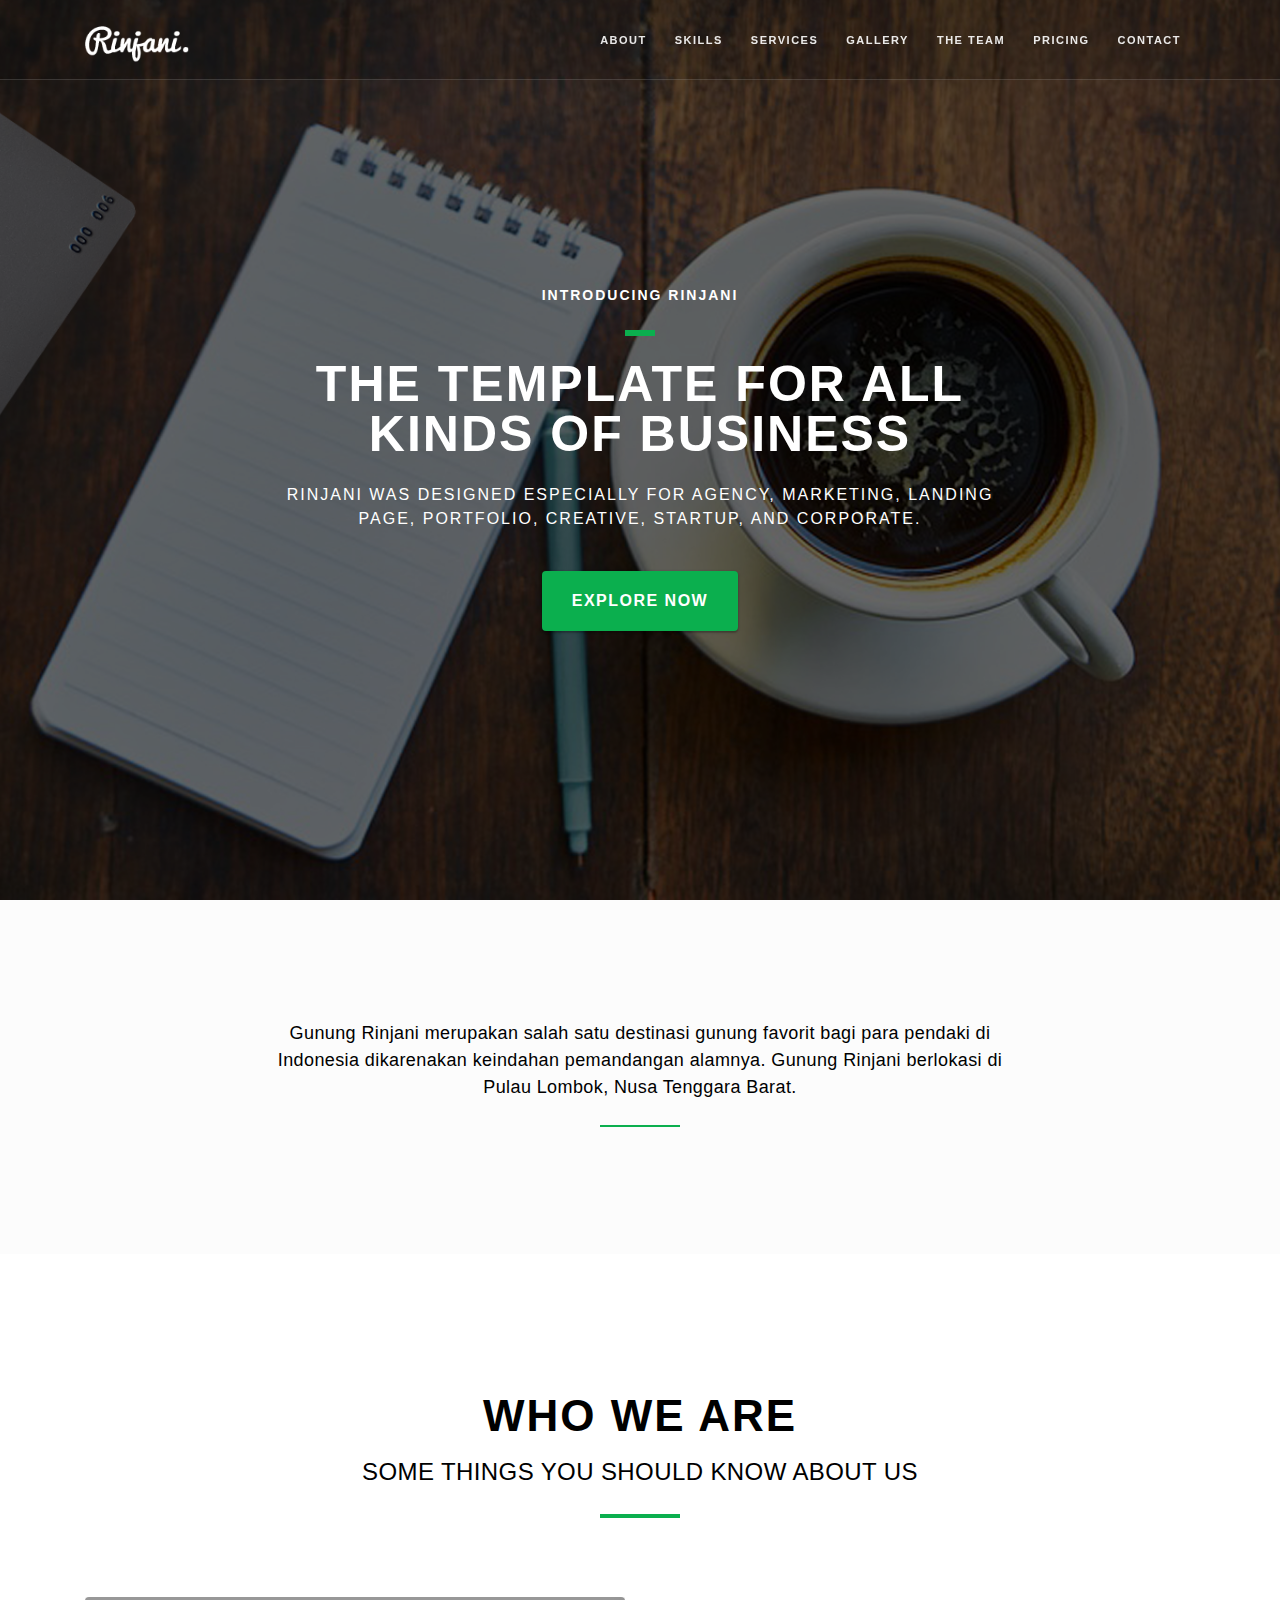
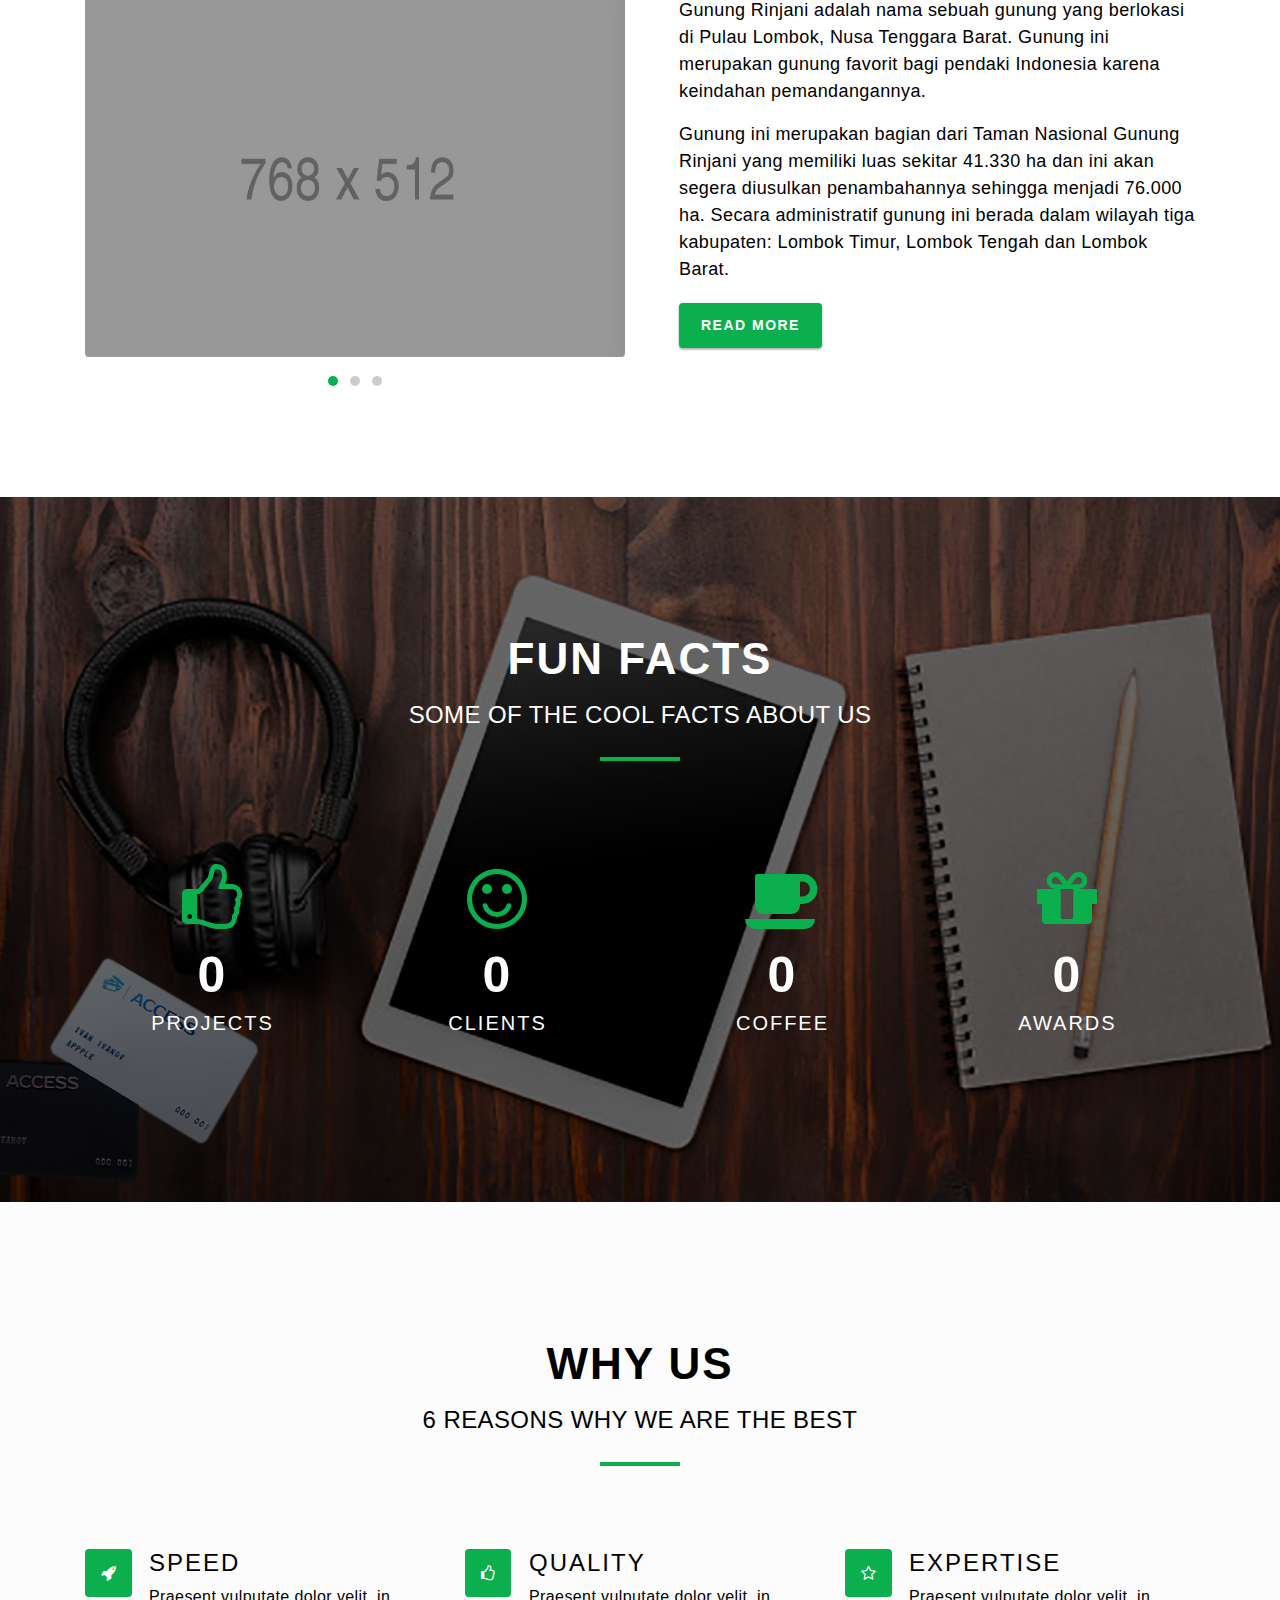
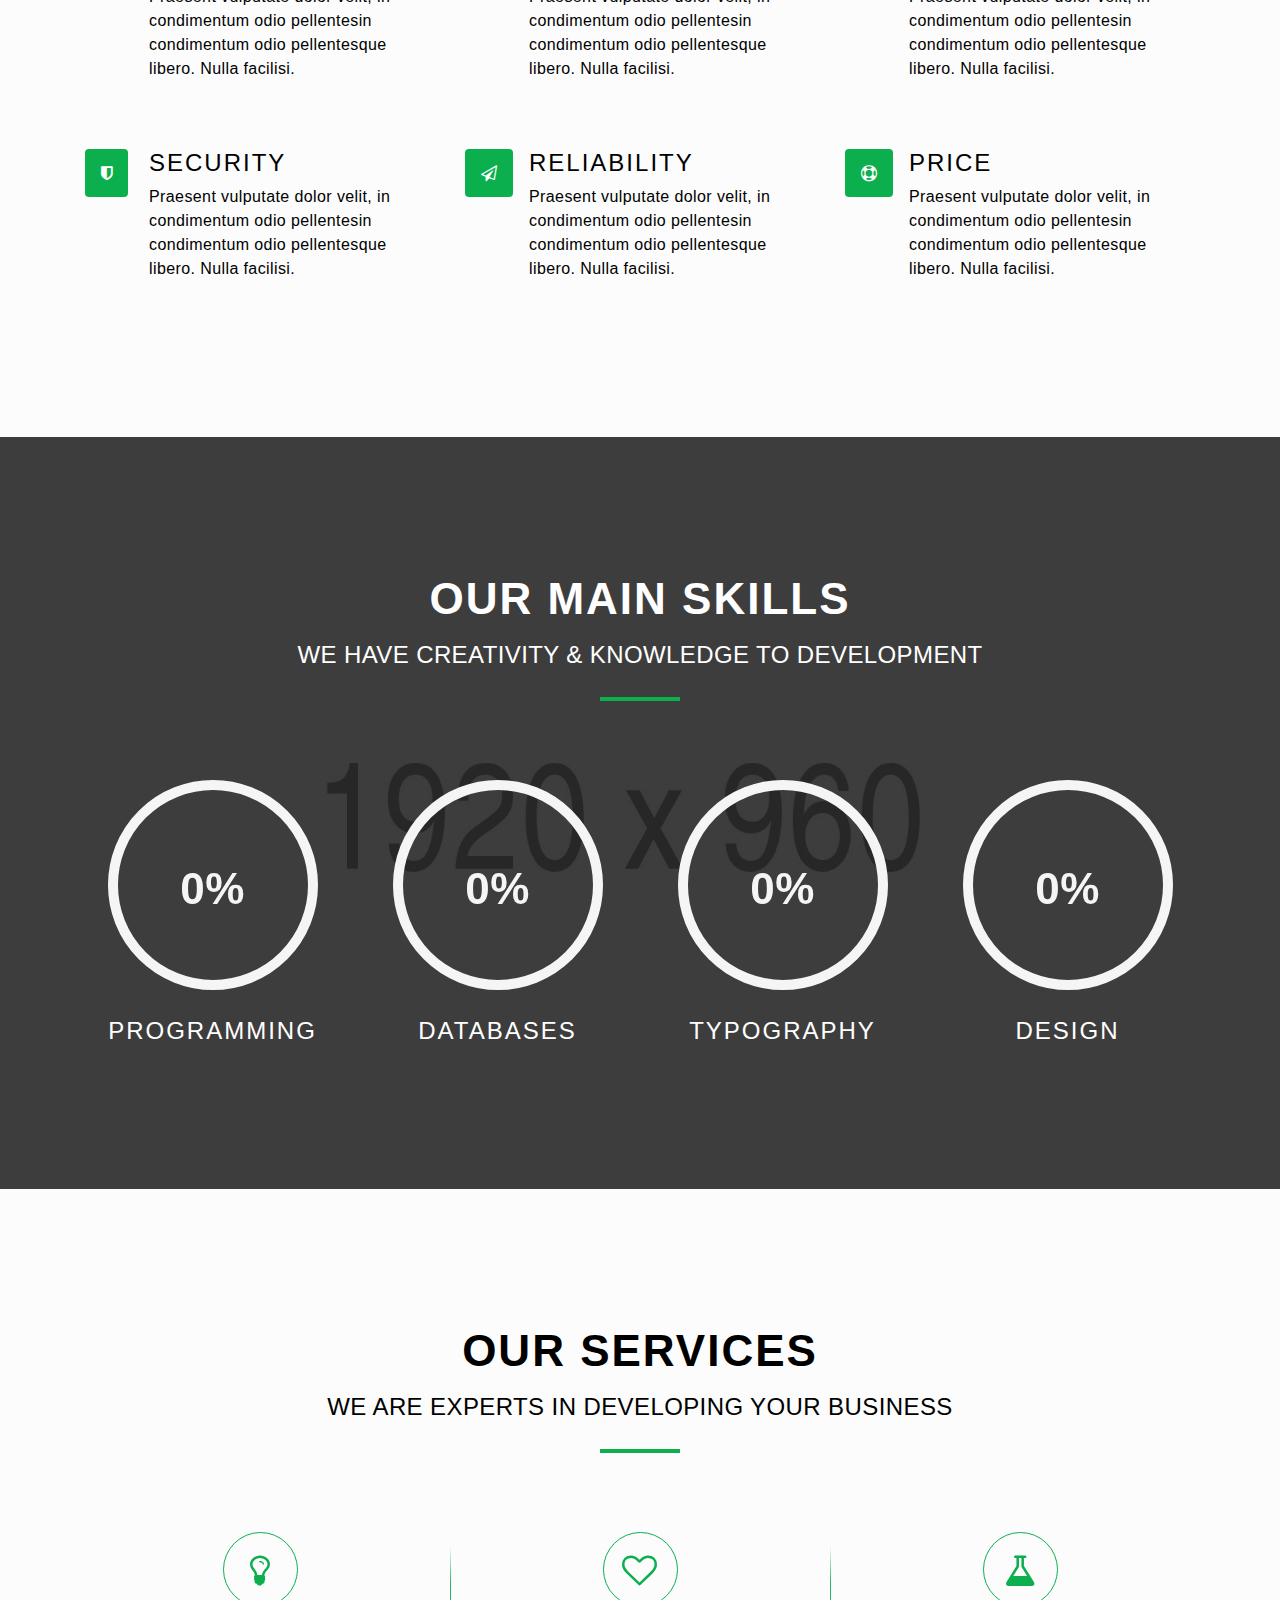
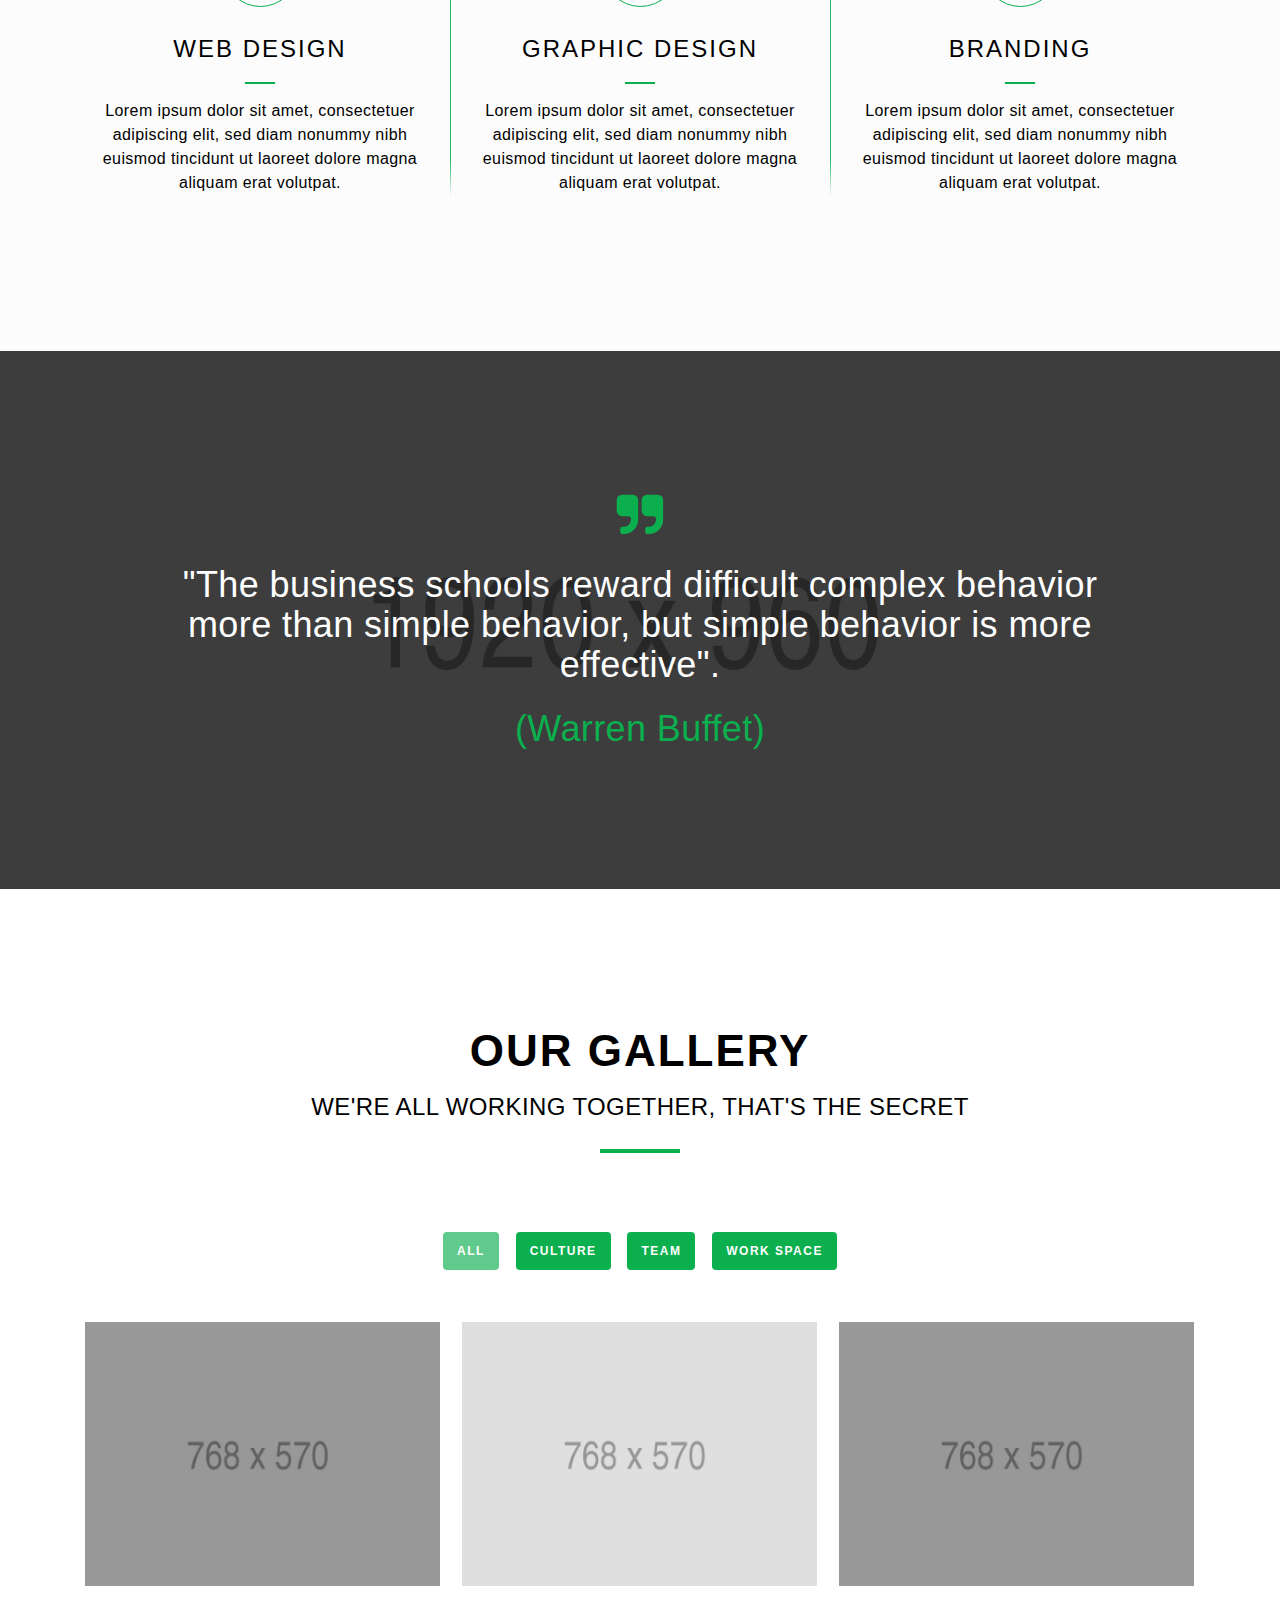
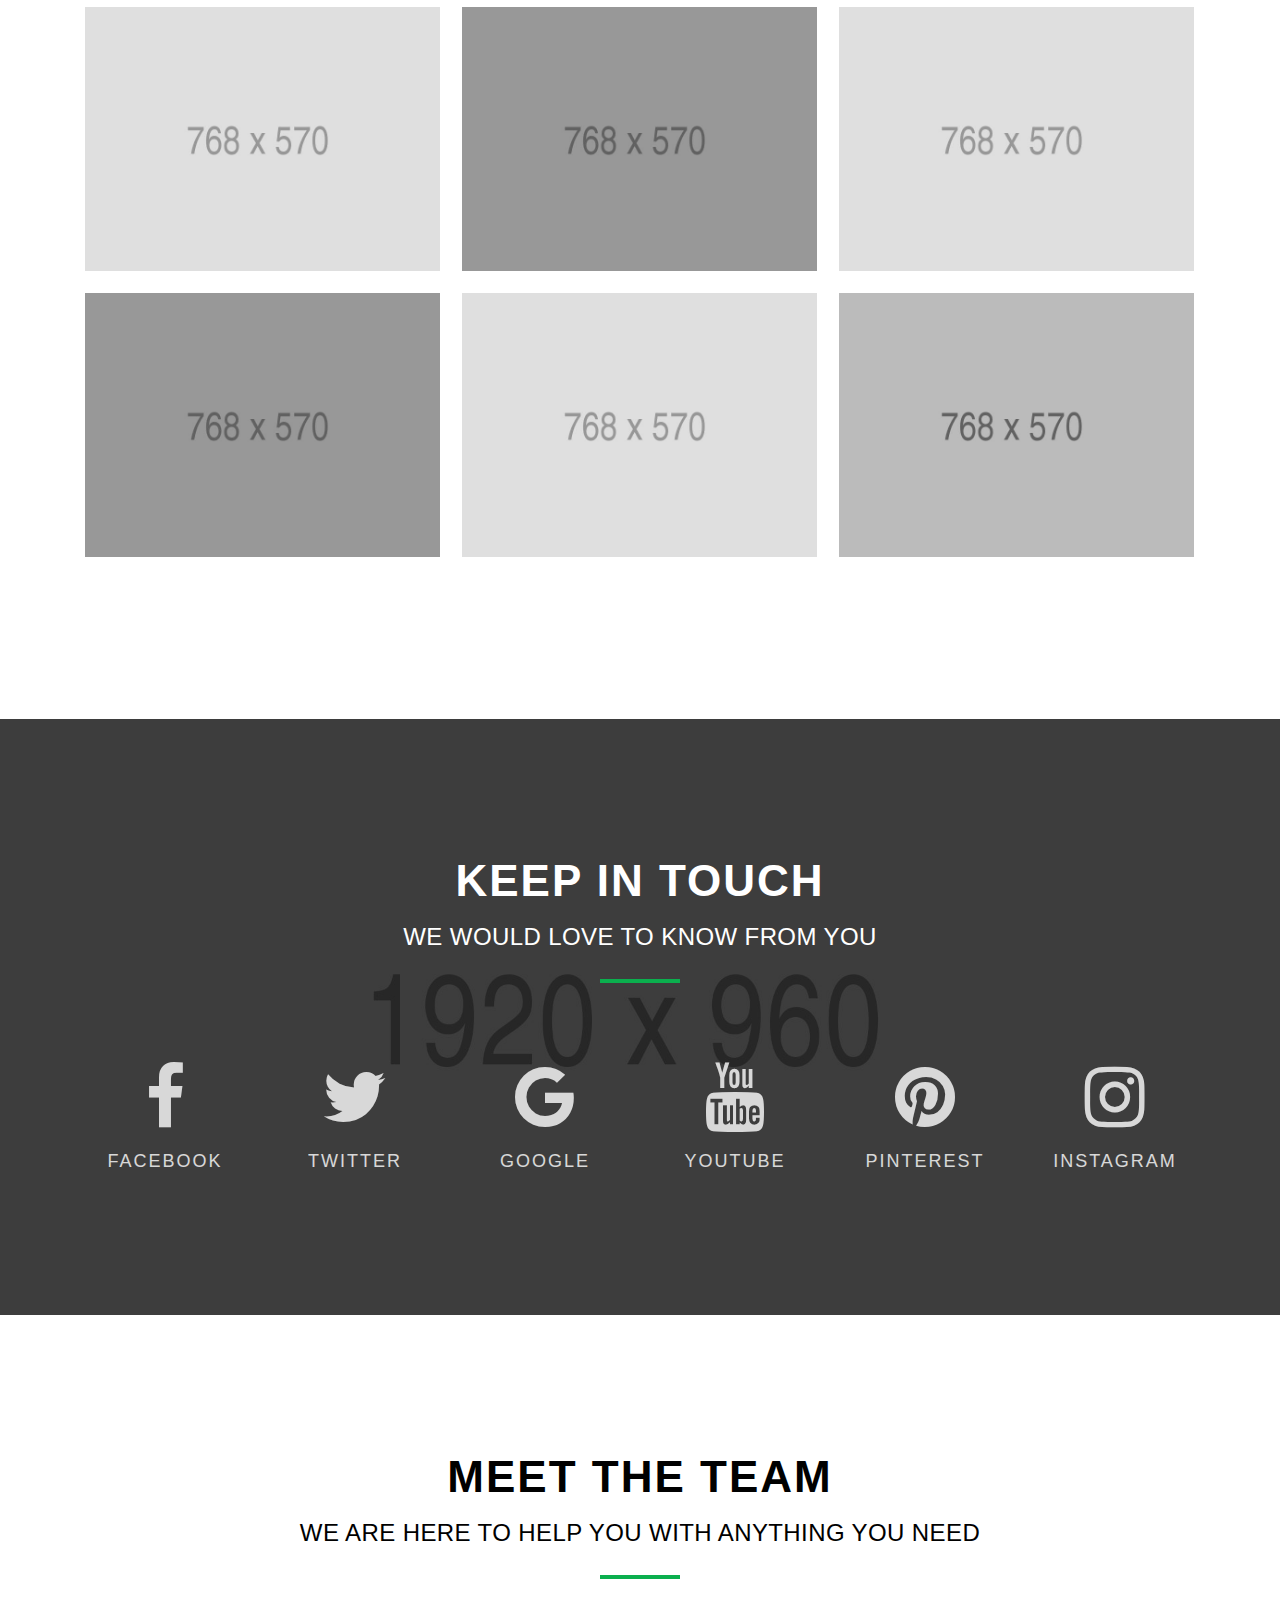
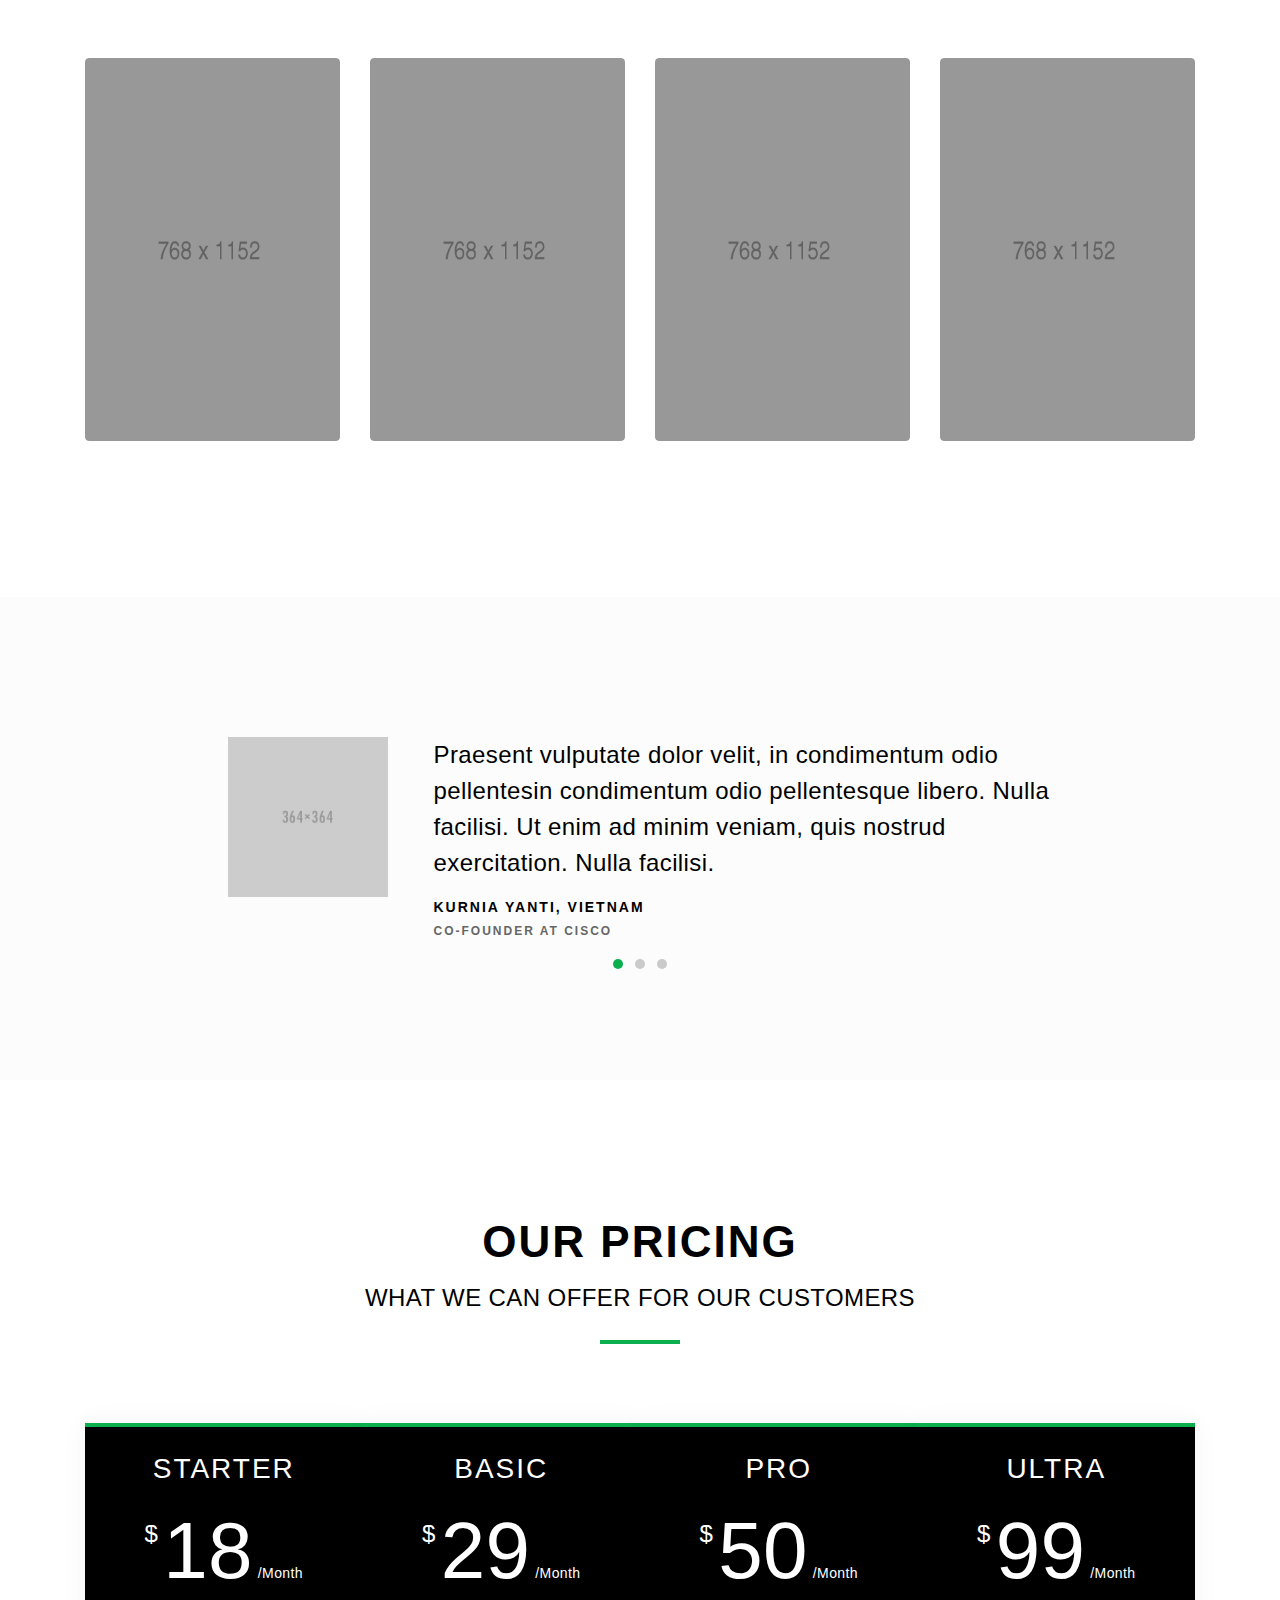
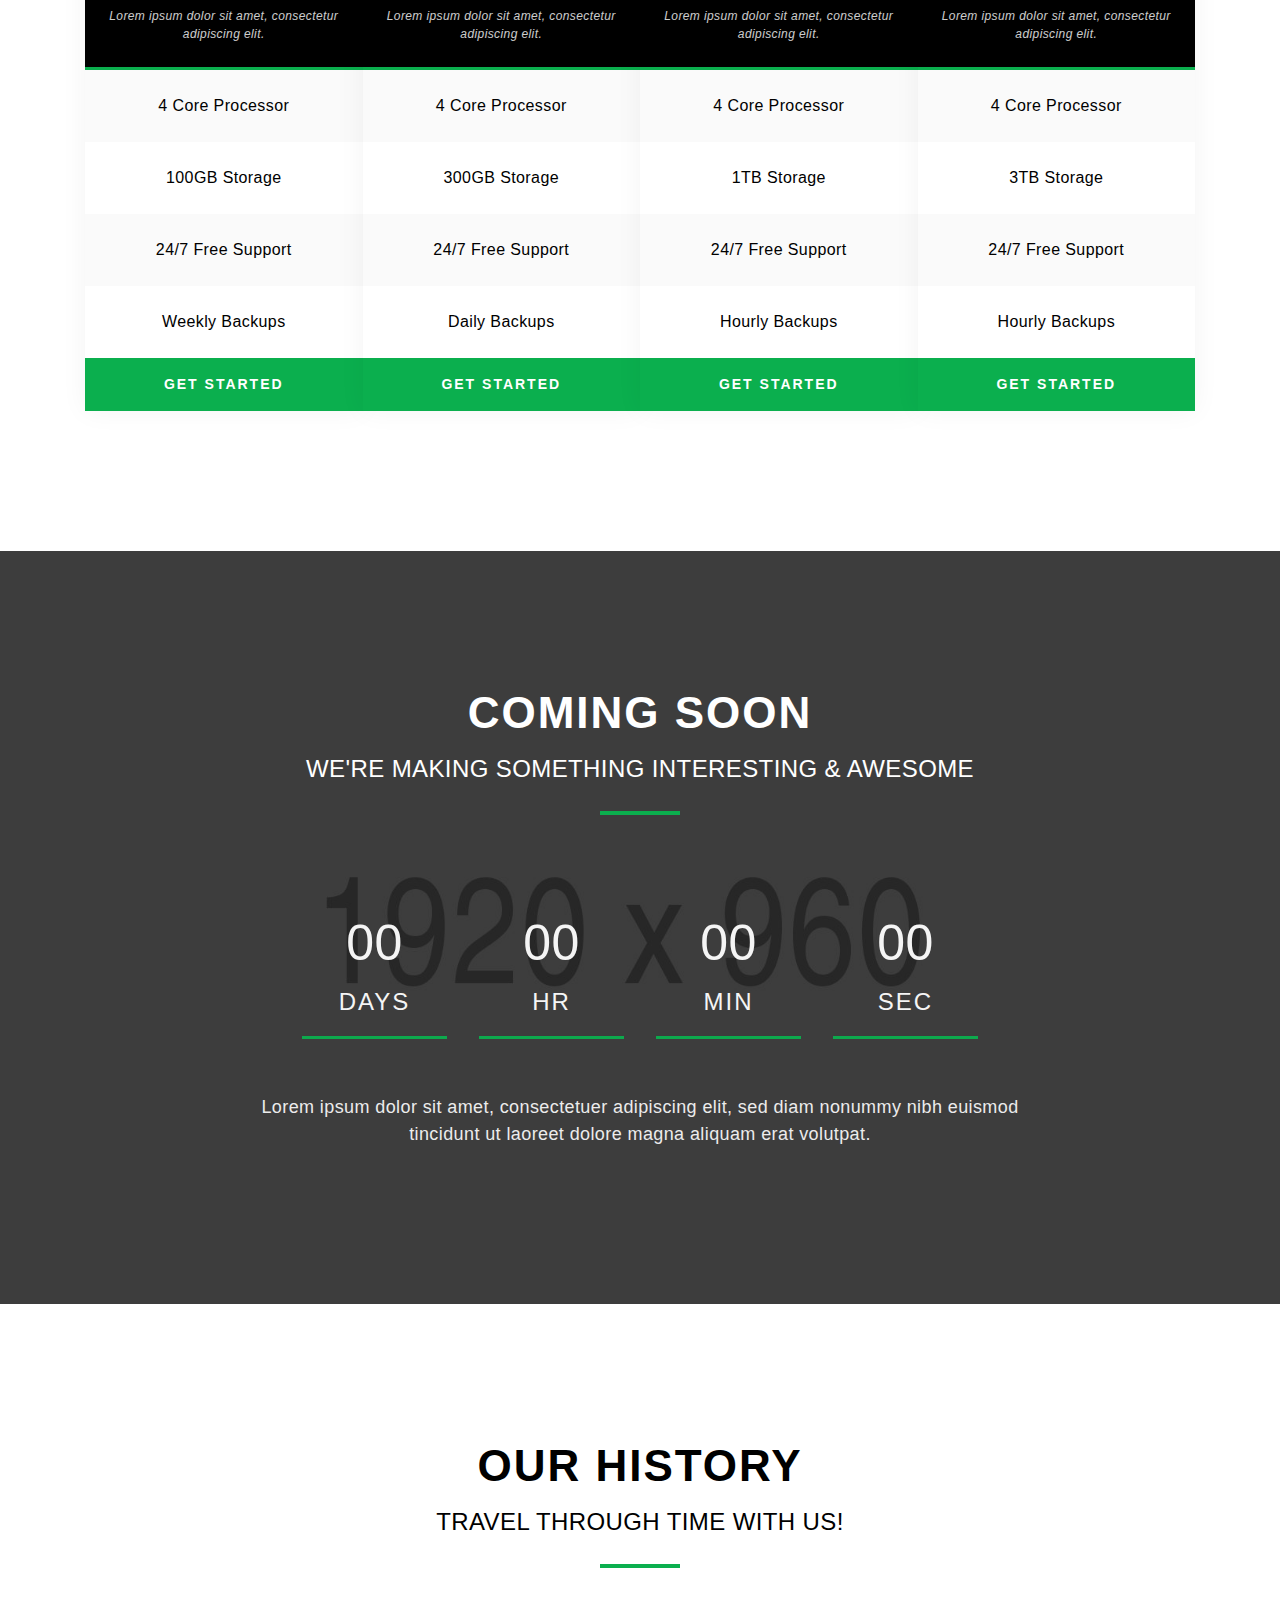
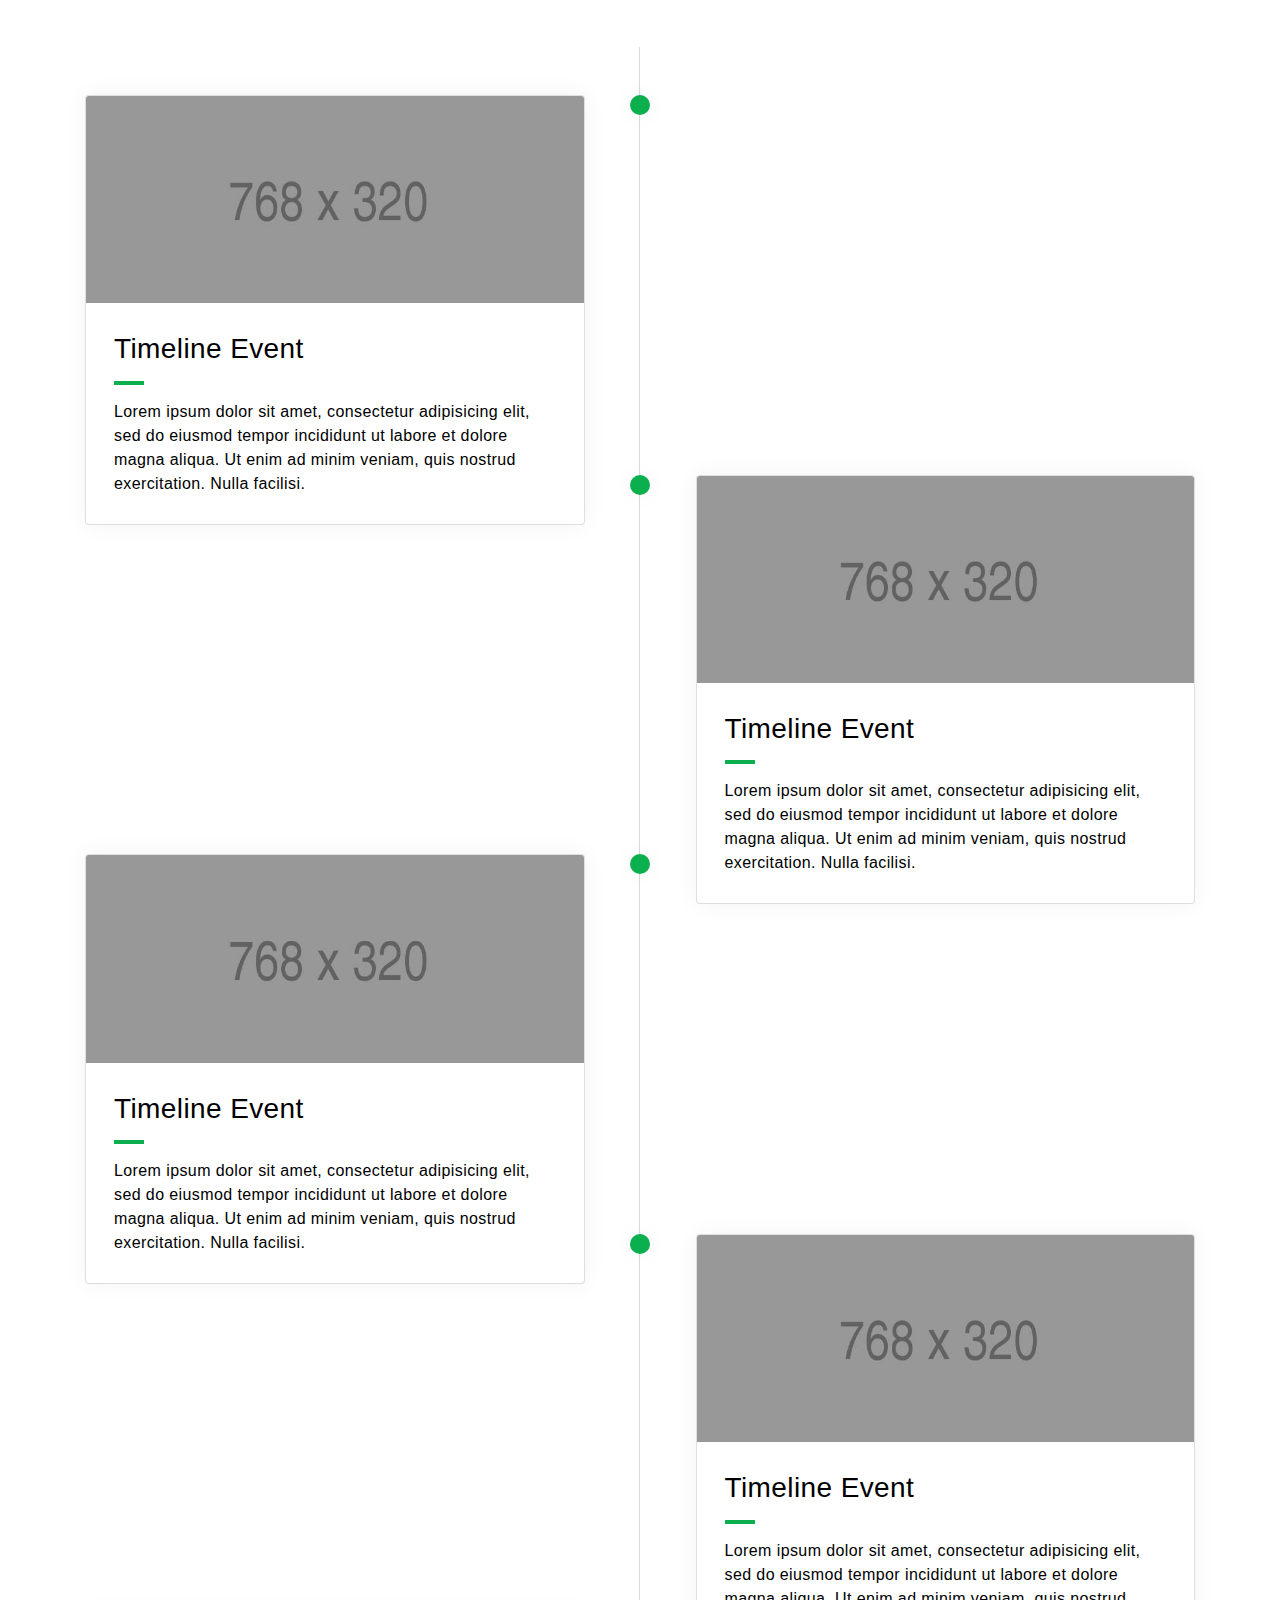
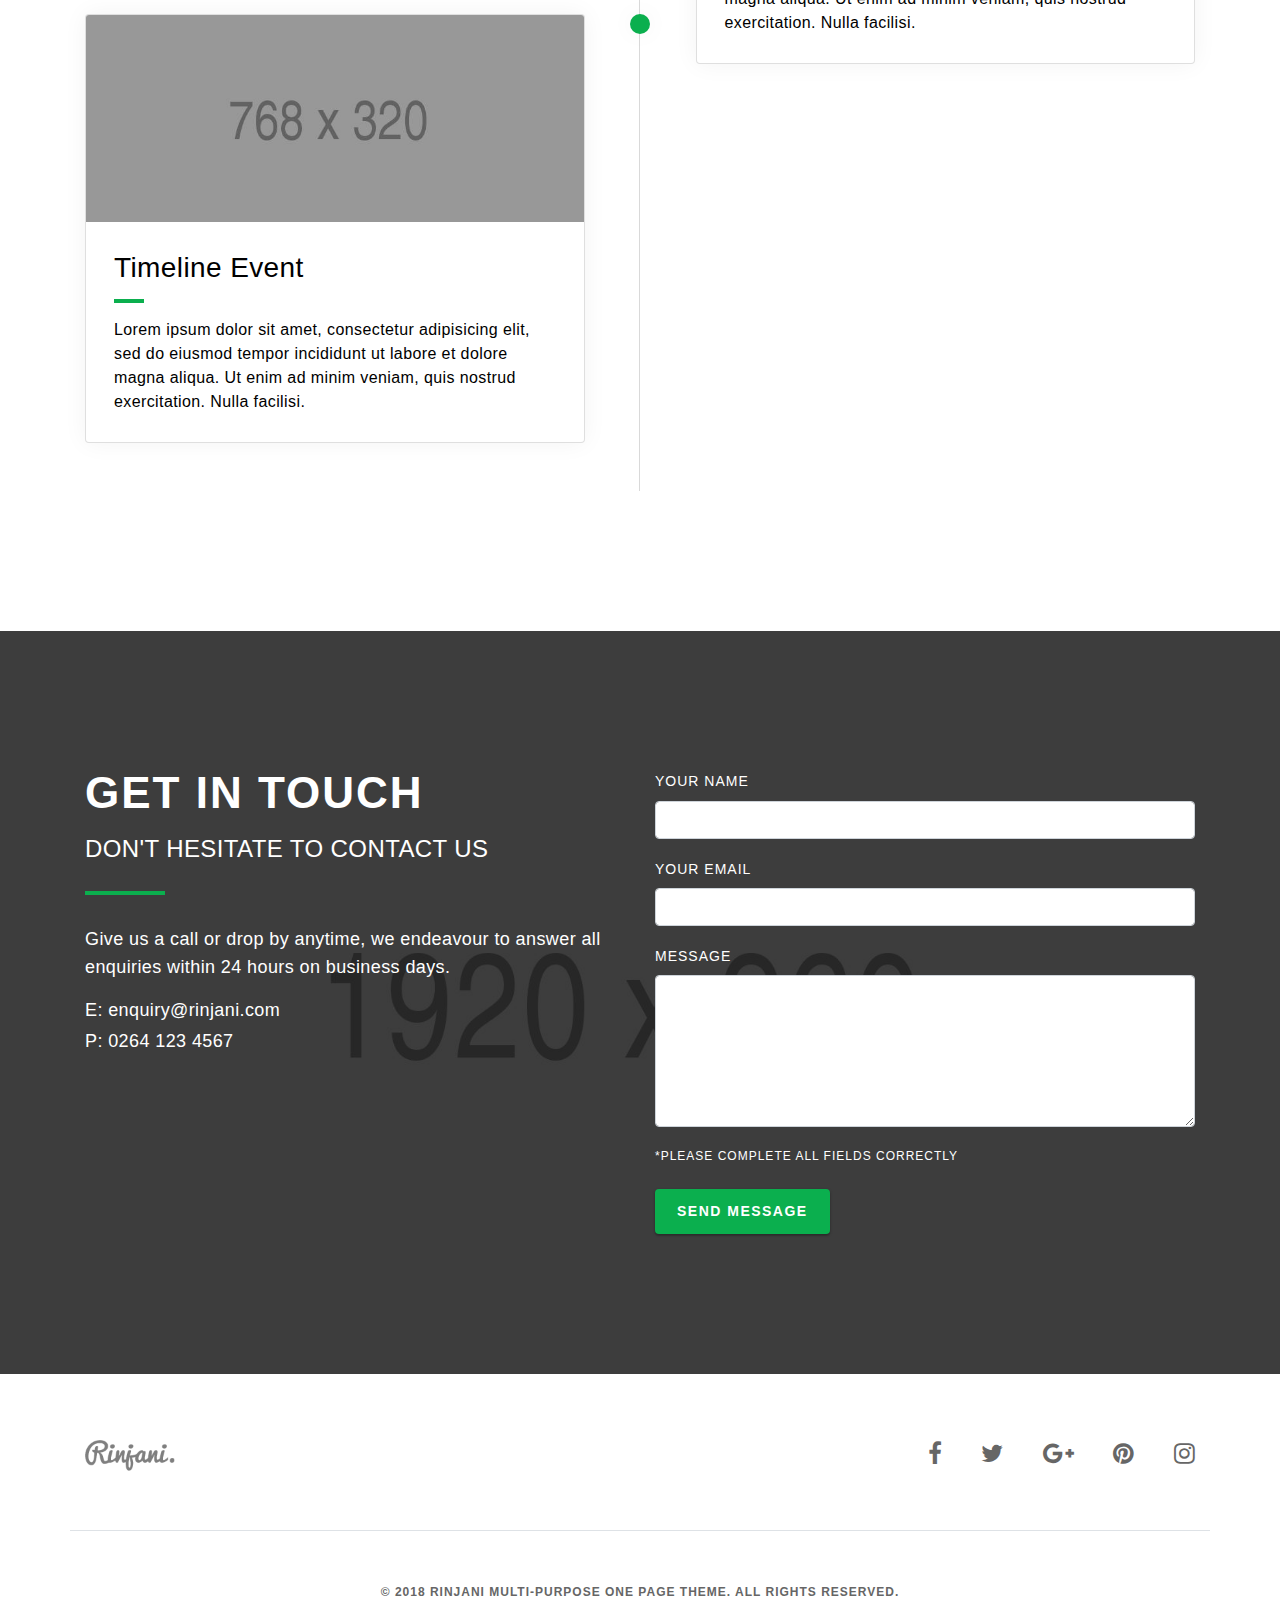
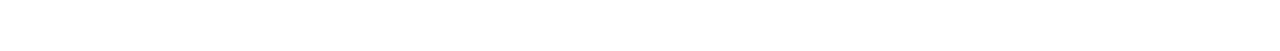
<file: white-header.html>
<!DOCTYPE html>
<html lang="en">
    <head>
        <title>Rinjani - Multi-Purpose One Page Theme</title>
        <meta name="description" content=""/>
        <meta name="keywords" content=""/>
        <meta charset="utf-8">
        <meta name="viewport" content="width=device-width, initial-scale=1, shrink-to-fit=no">
        <meta http-equiv="X-UA-Compatible" content="IE=edge" />
        
        <!-- Bootstrap CSS -->
        <link href="assets/css/bootstrap.min.css" rel="stylesheet" type="text/css">
        
        <!-- Font Awesome CSS -->
        <link href="assets/css/font-awesome.min.css" rel="stylesheet" type="text/css">
        
        <!-- Include all css plugins (below), or include individual files as needed -->
        <link href="assets/css/flickity.min.css" rel="stylesheet" type="text/css">
        <link href="assets/css/magnific-popup.css" rel="stylesheet" type="text/css">
        
        <!-- Theme CSS -->
        <link href="assets/css/theme.css" rel="stylesheet" type="text/css">
        <link href="assets/css/style.css" rel="stylesheet" type="text/css">
        
        <!-- Color Scheme CSS -->
        <link href="assets/css/color_green.css" rel="stylesheet" type="text/css">
    </head>
    <body id="page-top">
        
        <!-- Header Start -->
        <header class="header-light fixed-top">
            <div class="container">
                <div class="row">
                    <div class="col-lg-3 navbar-header">
                        <a class="navbar-brand page-scroll" href="#page-top">
                            <img src="assets/images/logo-text-black.png" alt="" class="logo-text-dark">
                            <img src="assets/images/logo-text-white.png" alt="" class="logo-text-light">
                        </a>
                        
                        <button class="navbar-toggler" type="button" data-toggle="collapse" data-target="#navbar-header" aria-controls="navbar-header" aria-expanded="false" aria-label="Toggle navigation">
                            <span class="navbar-toggler-icon"></span>
                        </button>
                    </div>
                    <!-- //.col-lg-3 -->
                    
                    <div class="col-lg-9 navbar-wrapper justify-content-end">
                        <div id="navigation" class="navbar navbar-expand-lg">
                            <div class="collapse navbar-collapse" id="navbar-header">
                                <ul class="navbar-nav">
                                    <li class="nav-item">
                                        <a class="nav-link page-scroll" href="#about">About</a>
                                    </li>
                                    <li class="nav-item">
                                        <a class="nav-link page-scroll" href="#skills">Skills</a>
                                    </li>
                                    <li class="nav-item">
                                        <a class="nav-link page-scroll" href="#services">Services</a>
                                    </li>
                                    <li class="nav-item">
                                        <a class="nav-link page-scroll" href="#gallery">Gallery</a>
                                    </li>
                                    <li class="nav-item">
                                        <a class="nav-link page-scroll" href="#team">The Team</a>
                                    </li>
                                    <li class="nav-item">
                                        <a class="nav-link page-scroll" href="#pricing">Pricing</a>
                                    </li>
                                    <li class="nav-item">
                                        <a class="nav-link page-scroll" href="#contact">Contact</a>
                                    </li>
                                </ul>
                            </div>
                            <!-- //.navbar-collapse -->
                        </div>
                        <!-- //.navbar -->
                    </div>
                    <!-- //.col-lg-9 -->
                </div>
                <!-- //.row -->
            </div>
            <!-- //.container -->
        </header>
        <!-- //Header End -->
        
        
        <!-- Section - Home Start -->
        <section id="home" class="bg-cover bg-gray bg-overlay-black-6 h-100 w-100">
            <div class="container h-100">
                <div class="row align-items-center h-100 justify-content-center">
                    <div class="col-lg-8 pt-3 text-center">
                        <span class="d-block font-alt font-w-600 letter-spacing-2 text-medium text-uppercase text-white">
                            Introducing Rinjani
                        </span>
                        
                        <span class="bg-base-color d-inline-block mt-4 sep-line-medium-thick"></span>
                        
                        <h2 class="font-alt font-w-600 letter-spacing-2 mb-3 mt-3 text-uppercase text-white title-xs-extra-large title-extra-large-3">
                            The Template For All Kinds of Business
                        </h2>
                        
                        <span class="d-block font-alt letter-spacing-2 mb-3 mt-4 text-large text-uppercase text-white">
                            Rinjani was designed especially for agency, marketing, landing page, portfolio, creative, startup, and corporate.
                        </span>
                        
                        <a href="#about" class="page-scroll btn btn-base-color btn-large btn-shadow mr-0 mt-4">Explore Now</a>
                    </div>
                    <!-- //.col-lg-8 -->
                </div>
                <!-- //.row -->
            </div>
            <!-- //.container -->
        </section>
        <!-- //Section - Home End -->

        
        <!-- Intro Start -->
        <div class="intro bg-gray-light p-5">
            <div class="container py-5">
                <div class="row justify-content-center py-4">
                    <div class="col-lg-8 text-center">
                        <p class="font-alt mb-0 text-xs-large text-extra-large">Gunung Rinjani merupakan salah satu destinasi gunung favorit bagi para pendaki di Indonesia dikarenakan keindahan pemandangan alamnya. Gunung Rinjani berlokasi di Pulau Lombok, Nusa Tenggara Barat.</p>
                        <span class="bg-base-color d-inline-block mt-4 sep-line-long"></span>
                    </div>
                    <!-- //.col-lg-8 -->
                </div>
                <!-- //.row -->
            </div>
            <!-- //.container -->
        </div>
        <!-- //Intro End -->
        
        
        <!-- Section - About Start -->
        <section id="about" class="bg-white">
            <div class="container">
                <div class="row justify-content-center pb-5">
                    <div class="col-lg-9 pb-lg-4 text-center">
                        <h3 class="font-alt font-w-600 letter-spacing-2 text-uppercase title-xs-small title-extra-large-2">Who We Are</h3>
                        <p class="font-alt mb-0 mt-3 text-xs-large text-uppercase title-medium">Some things you should know about us</p>
                        <span class="bg-base-color d-inline-block mt-4 sep-line-thick-long"></span>
                    </div>
                    <!-- //.col-lg-9 -->
                </div>
                <!-- //.row -->
                
                <div class="row">
                    <div class="col-lg-6">
                        <div class="carousel-custom" data-pagedots="true" data-draggable="false" data-autoplay="5000">
                            <div class="carousel-cell w-100">
                                <img src="assets/images/about-1.jpg" alt="" class="img-fluid box-shadow-shallow rounded"/>
                            </div>
                            <!-- //.carousel-cell -->
                            
                            <div class="carousel-cell w-100">
                                <img src="assets/images/about-2.jpg" alt="" class="img-fluid box-shadow-shallow rounded"/>
                            </div>
                            <!-- //.carousel-cell -->
                            
                            <div class="carousel-cell w-100">
                                <img src="assets/images/about-3.jpg" alt="" class="img-fluid box-shadow-shallow rounded"/>
                            </div>
                            <!-- //.carousel-cell -->
                        </div>
                        <!-- //.carousel-custom -->
                    </div>
                    <!-- //.col-lg-6 -->
                    
                    <div class="col-lg-6">
                        <div class="pl-lg-4 pt-5 pt-lg-0">
                            <p class="font-alt text-extra-large">Gunung Rinjani adalah nama sebuah gunung yang berlokasi di Pulau Lombok, Nusa Tenggara Barat. Gunung ini merupakan gunung favorit bagi pendaki Indonesia karena keindahan pemandangannya.</p>
                            <p class="font-alt mt-2 text-extra-large">Gunung ini merupakan bagian dari Taman Nasional Gunung Rinjani yang memiliki luas sekitar 41.330 ha dan ini akan segera diusulkan penambahannya sehingga menjadi 76.000 ha. Secara administratif gunung ini berada dalam wilayah tiga kabupaten: Lombok Timur, Lombok Tengah dan Lombok Barat. </p>
                            <a href="#fun-facts" class="page-scroll btn btn-base-color btn-shadow mt-1">Read More</a>
                        </div>
                        <!-- //.pl-lg-4 -->
                    </div>
                    <!-- //.col-lg-6 -->
                </div>
                <!-- //.row -->
            </div>
            <!-- //.container -->
        </section>
        <!-- //Section - About End -->
        
        
        <!-- Section - Fun Facts Start -->
        <section id="fun-facts" class="bg-cover bg-gray bg-overlay-black-6">
            <div class="container">
                <div class="row justify-content-center pb-5">
                    <div class="col-lg-9 pb-lg-4 text-center text-white">
                        <h3 class="font-alt font-w-600 letter-spacing-2 text-uppercase title-xs-small title-extra-large-2">Fun Facts</h3>
                        <p class="font-alt mb-0 mt-3 text-xs-large text-uppercase title-medium">Some of the cool facts about us</p>
                        <span class="bg-base-color d-inline-block mt-4 sep-line-thick-long"></span>
                    </div>
                    <!-- //.col-lg-9 -->
                </div>
                <!-- //.row -->
                
                <div class="row align-items-center justify-content-center py-4">
                    <div class="col-md-3 text-center">
                        <i class="fa fa-thumbs-o-up text-base-color title-extra-large-4"></i>
                        <span class="timer d-block font-alt font-w-600 letter-spacing-2 mt-3 text-white title-md-large title-extra-large-3" data-from="0" data-to="2780" data-speed="1500">0</span>
                        <span class="d-inline-block font-alt letter-spacing-2 mt-2 title-small text-uppercase text-white">Projects</span>
                    </div>
                    <!-- //.col-md-3 -->
                    
                    <div class="col-md-3 mt-5 mt-md-0 text-center">
                        <i class="fa fa-smile-o text-base-color title-extra-large-4"></i>
                        <span class="timer d-block font-alt font-w-600 letter-spacing-2 mt-3 text-white title-md-large title-extra-large-3" data-from="0" data-to="487" data-speed="1500">0</span>
                        <span class="d-inline-block font-alt letter-spacing-2 mt-2 title-small text-uppercase text-white">Clients</span>
                    </div>
                    <!-- //.col-md-3 -->
                    
                    <div class="col-md-3 mt-5 mt-md-0 text-center">
                        <i class="fa fa-coffee text-base-color title-extra-large-4"></i>
                        <span class="timer d-block font-alt font-w-600 letter-spacing-2 mt-3 text-white title-md-large title-extra-large-3" data-from="0" data-to="13730" data-speed="1500">0</span>
                        <span class="d-inline-block font-alt letter-spacing-2 mt-2 title-small text-uppercase text-white">Coffee</span>
                    </div>
                    <!-- //.col-md-3 -->
                    
                    <div class="col-md-3 mt-5 mt-md-0 text-center">
                        <i class="fa fa-gift text-base-color title-extra-large-4"></i>
                        <span class="timer d-block font-alt font-w-600 letter-spacing-2 mt-3 text-white title-md-large title-extra-large-3" data-from="0" data-to="154" data-speed="1500">0</span>
                        <span class="d-inline-block font-alt letter-spacing-2 mt-2 title-small text-uppercase text-white">Awards</span>
                    </div>
                    <!-- //.col-md-3 -->
                </div>
                <!-- //.row -->
            </div>
            <!-- //.container -->
        </section>
        <!-- //Section - Fun Facts End -->
        
        
        <!-- Section - Why Us Start -->
        <section id="why-us" class="bg-gray-light">
            <div class="container">
                <div class="row justify-content-center pb-5">
                    <div class="col-lg-9 pb-lg-4 text-center">
                        <h3 class="font-alt font-w-600 letter-spacing-2 text-uppercase title-xs-small title-extra-large-2">Why Us</h3>
                        <p class="font-alt mb-0 mt-3 text-xs-large text-uppercase title-medium">6 reasons why we are the best</p>
                        <span class="bg-base-color d-inline-block mt-4 sep-line-thick-long"></span>
                    </div>
                    <!-- //.col-lg-9 -->
                </div>
                <!-- //.row -->
                
                <div class="row">
                    <div class="col-md-6 col-lg-4">
                        <div class="pl-5 position-relative">
                            <i class="fa fa-rocket bg-base-color left-0 mt-1 p-3 position-absolute top-0 rounded text-white"></i>
                            <div class="ml-3">
                                <span class="d-block font-alt letter-spacing-2 title-medium text-uppercase">Speed</span>
                                <p class="mt-1 text-large">Praesent vulputate dolor velit, in condimentum odio pellentesin condimentum odio pellentesque libero. Nulla facilisi.</p>
                            </div>
                            <!-- //.ml-3 -->
                        </div>
                        <!-- //.pl-5 -->
                    </div>
                    <!-- //.md-6 -->
                    
                    <div class="col-md-6 col-lg-4 mt-5 mt-md-0">
                        <div class="pl-5 position-relative">
                            <i class="fa fa-thumbs-o-up bg-base-color left-0 mt-1 p-3 position-absolute top-0 rounded text-white"></i>
                            <div class="ml-3">
                                <span class="d-block font-alt letter-spacing-2 title-medium text-uppercase">Quality</span>
                                <p class="mt-1 text-large">Praesent vulputate dolor velit, in condimentum odio pellentesin condimentum odio pellentesque libero. Nulla facilisi.</p>
                            </div>
                            <!-- //.ml-3 -->
                        </div>
                        <!-- //.pl-5 -->
                    </div>
                    <!-- //.md-6 -->
                    
                    <div class="col-md-6 col-lg-4 mt-5 mt-lg-0">
                        <div class="pl-5 position-relative">
                            <i class="fa fa-star-o bg-base-color left-0 mt-1 p-3 position-absolute top-0 rounded text-white"></i>
                            <div class="ml-3">
                                <span class="d-block font-alt letter-spacing-2 title-medium text-uppercase">Expertise</span>
                                <p class="mt-1 text-large">Praesent vulputate dolor velit, in condimentum odio pellentesin condimentum odio pellentesque libero. Nulla facilisi.</p>
                            </div>
                            <!-- //.ml-3 -->
                        </div>
                        <!-- //.pl-5 -->
                    </div>
                    <!-- //.md-6 -->
                    
                    <div class="col-md-6 col-lg-4 mt-5">
                        <div class="pl-5 position-relative">
                            <i class="fa fa-shield bg-base-color left-0 mt-1 p-3 position-absolute top-0 rounded text-white"></i>
                            <div class="ml-3">
                                <span class="d-block font-alt letter-spacing-2 title-medium text-uppercase">Security</span>
                                <p class="mt-1 text-large">Praesent vulputate dolor velit, in condimentum odio pellentesin condimentum odio pellentesque libero. Nulla facilisi.</p>
                            </div>
                            <!-- //.ml-3 -->
                        </div>
                        <!-- //.pl-5 -->
                    </div>
                    <!-- //.md-6 -->
                    
                    <div class="col-md-6 col-lg-4 mt-5">
                        <div class="pl-5 position-relative">
                            <i class="fa fa-paper-plane-o bg-base-color left-0 mt-1 p-3 position-absolute top-0 rounded text-white"></i>
                            <div class="ml-3">
                                <span class="d-block font-alt letter-spacing-2 title-medium text-uppercase">Reliability</span>
                                <p class="mt-1 text-large">Praesent vulputate dolor velit, in condimentum odio pellentesin condimentum odio pellentesque libero. Nulla facilisi.</p>
                            </div>
                            <!-- //.ml-3 -->
                        </div>
                        <!-- //.pl-5 -->
                    </div>
                    <!-- //.md-6 -->
                    
                    <div class="col-md-6 col-lg-4 mt-5">
                        <div class="pl-5 position-relative">
                            <i class="fa fa-support bg-base-color left-0 mt-1 p-3 position-absolute top-0 rounded text-white"></i>
                            <div class="ml-3">
                                <span class="d-block font-alt letter-spacing-2 title-medium text-uppercase">Price</span>
                                <p class="mt-1 text-large">Praesent vulputate dolor velit, in condimentum odio pellentesin condimentum odio pellentesque libero. Nulla facilisi.</p>
                            </div>
                            <!-- //.ml-3 -->
                        </div>
                        <!-- //.pl-5 -->
                    </div>
                    <!-- //.md-6 -->
                </div>
                <!-- //.row -->
            </div>
            <!-- //.container -->
        </section>
        <!-- //Section - Why Us End -->
        
        
        <!-- Section - Skills Start -->
        <section id="skills" class="bg-cover bg-gray bg-overlay-black-6">
            <div class="container">
                <div class="row justify-content-center pb-5">
                    <div class="col-lg-9 pb-lg-4 text-center text-white">
                        <h3 class="font-alt font-w-600 letter-spacing-2 text-uppercase title-xs-small title-extra-large-2">Our Main Skills</h3>
                        <p class="font-alt mb-0 mt-3 text-xs-large text-uppercase title-medium">We have creativity & knowledge to development</p>
                        <span class="bg-base-color d-inline-block mt-4 sep-line-thick-long"></span>
                    </div>
                    <!-- //.col-lg-9 -->
                </div>
                <!-- //.row -->
                
                <div class="row">
                    <div class="col-md-6 col-lg-3 text-center">
                        <div class="pie-chart opacity-9-5">
                            <div class="chart font-alt text-white" data-percent="0" data-percent-update="83" data-bar-color="#0baf4e" data-track-color="#ffffff">
                                <span class="percent font-alt font-w-600 title-extra-large-2">0%</span>
                            </div>
                            <!-- //.chart -->
                        </div>
                        <!-- //.pie-chart -->
                        
                        <span class="d-block font-alt letter-spacing-2 mt-3 title-medium text-uppercase text-white">Programming</span>
                    </div>
                    <!-- //.col-md-6 -->
                    
                    <div class="col-md-6 col-lg-3 mt-5 mt-md-0 text-center">
                        <div class="pie-chart opacity-9-5">
                            <div class="chart font-alt text-white" data-percent="0" data-percent-update="51" data-bar-color="#0baf4e" data-track-color="#ffffff">
                                <span class="percent font-alt font-w-600 title-extra-large-2">0%</span>
                            </div>
                            <!-- //.chart -->
                        </div>
                        <!-- //.pie-chart -->
                        
                        <span class="d-block font-alt letter-spacing-2 mt-3 title-medium text-uppercase text-white">Databases</span>
                    </div>
                    <!-- //.col-md-6 -->
                    
                    <div class="col-md-6 col-lg-3 mt-5 mt-lg-0 text-center">
                        <div class="pie-chart opacity-9-5">
                            <div class="chart font-alt text-white" data-percent="0" data-percent-update="64" data-bar-color="#0baf4e" data-track-color="#ffffff">
                                <span class="percent font-alt font-w-600 title-extra-large-2">0%</span>
                            </div>
                            <!-- //.chart -->
                        </div>
                        <!-- //.pie-chart -->
                        
                        <span class="d-block font-alt letter-spacing-2 mt-3 title-medium text-uppercase text-white">Typography</span>
                    </div>
                    <!-- //.col-md-6 -->
                    
                    <div class="col-md-6 col-lg-3 mt-5 mt-lg-0 text-center">
                        <div class="pie-chart opacity-9-5">
                            <div class="chart font-alt text-white" data-percent="0" data-percent-update="90" data-bar-color="#0baf4e" data-track-color="#ffffff">
                                <span class="percent font-alt font-w-600 title-extra-large-2">0%</span>
                            </div>
                            <!-- //.chart -->
                        </div>
                        <!-- //.pie-chart -->
                        
                        <span class="d-block font-alt letter-spacing-2 mt-3 title-medium text-uppercase text-white">Design</span>
                    </div>
                    <!-- //.col-md-6 -->
                </div>
                <!-- //.row -->
            </div>
            <!-- //.container -->
        </section>
        <!-- //Section - Skills End -->
        
        
        <!-- Section - Services Start -->
        <section id="services" class="bg-gray-light">
            <div class="container">
                <div class="row justify-content-center pb-5">
                    <div class="col-lg-9 pb-lg-4 text-center">
                        <h3 class="font-alt font-w-600 letter-spacing-2 text-uppercase title-xs-small title-extra-large-2">Our Services</h3>
                        <p class="font-alt mb-0 mt-3 text-xs-large text-uppercase title-medium">We are experts in developing your business</p>
                        <span class="bg-base-color d-inline-block mt-4 sep-line-thick-long"></span>
                    </div>
                    <!-- //.col-lg-9 -->
                </div>
                <!-- //.row -->
                
                <div class="row">
                    <div class="col-md-4">
                        <div class="features-block text-center">
                            <div class="block-icon ease">
                                <i class="fa fa-lightbulb-o ease"></i>
                            </div>
                            <!-- //.block-icon -->
                            
                            <span class="d-block font-alt letter-spacing-2 mt-4 text-uppercase title-medium">Web Design</span>
                            <span class="bg-base-color d-inline-block mt-2 sep-line"></span>
                            <p class="mt-2 text-large">Lorem ipsum dolor sit amet, consectetuer adipiscing elit, sed diam nonummy nibh euismod tincidunt ut laoreet dolore magna aliquam erat volutpat.</p>
                        </div>
                        <!-- //.features-block -->
                    </div>
                    <!-- //.col-md-4 -->
                    
                    <div class="col-md-4 mt-5 mt-md-0">
                        <div class="features-block text-center">
                            <div class="block-icon ease">
                                <i class="fa fa-heart-o ease"></i>
                            </div>
                            <!-- //.block-icon -->
                            
                            <span class="d-block font-alt letter-spacing-2 mt-4 text-uppercase title-medium">Graphic Design</span>
                            <span class="bg-base-color d-inline-block mt-2 sep-line"></span>
                            <p class="mt-2 text-large">Lorem ipsum dolor sit amet, consectetuer adipiscing elit, sed diam nonummy nibh euismod tincidunt ut laoreet dolore magna aliquam erat volutpat.</p>
                        </div>
                        <!-- //.features-block -->
                    </div>
                    <!-- //.col-md-4 -->
                    
                    <div class="col-md-4 mt-5 mt-md-0">
                        <div class="features-block border-0 text-center">
                            <div class="block-icon ease">
                                <i class="fa fa-flask ease"></i>
                            </div>
                            <!-- //.block-icon -->
                            
                            <span class="d-block font-alt letter-spacing-2 mt-4 text-uppercase title-medium">Branding</span>
                            <span class="bg-base-color d-inline-block mt-2 sep-line"></span>
                            <p class="mt-2 text-large">Lorem ipsum dolor sit amet, consectetuer adipiscing elit, sed diam nonummy nibh euismod tincidunt ut laoreet dolore magna aliquam erat volutpat.</p>
                        </div>
                        <!-- //.features-block -->
                    </div>
                    <!-- //.col-md-4 -->
                </div>
                <!-- //.row -->
            </div>
            <!-- //.container -->
        </section>
        <!-- //Section - Services End -->
        
        
        <!-- Section - Quote Start -->
        <section id="quote" class="bg-cover bg-gray bg-overlay-black-6">
            <div class="container">
                <div class="row justify-content-center">
                    <div class="col-lg-10 text-center">
                        <i class="fa fa-quote-right text-base-color title-extra-large-3"></i>
                        <h3 class="d-block mt-4 font-alt text-white title-extra-large">"The business schools reward difficult complex behavior more than simple behavior, but simple behavior is more effective".</h3>
                        <span class="d-block mt-4 font-alt text-base-color title-extra-large">(Warren Buffet)</span>
                    </div>
                    <!-- //.col-lg-10 -->
                </div>
                <!-- //.row -->
            </div>
            <!-- //.container -->
        </section>
        <!-- //Section - Quote End -->
        
        
        <!-- Section - Gallery Start -->
        <section id="gallery" class="bg-white">
            <div class="container">
                <div class="row justify-content-center pb-5">
                    <div class="col-lg-9 pb-lg-4 text-center">
                        <h3 class="font-alt font-w-600 letter-spacing-2 text-uppercase title-xs-small title-extra-large-2">Our Gallery</h3>
                        <p class="font-alt mb-0 mt-3 text-xs-large text-uppercase title-medium">We're all working together, that's the secret</p>
                        <span class="bg-base-color d-inline-block mt-4 sep-line-thick-long"></span>
                    </div>
                    <!-- //.col-lg-9 -->
                </div>
                <!-- //.row -->
                
                <div class="row">
                    <div class="col-12">
                        <div class="gallery-filter">
                            <ul class="mb-5 p-0 text-center">
                                <li class="list-inline-item"><a href="#" data-filter="*" class="btn btn-base-color btn-small disabled mb-1 mr-1">All</a></li>
                                <li class="list-inline-item"><a href="#" data-filter=".culture" class="btn btn-base-color btn-small mb-1 mr-1">Culture</a></li>
                                <li class="list-inline-item"><a href="#" data-filter=".team" class="btn btn-base-color btn-small mb-1 mr-1">Team</a></li>
                                <li class="list-inline-item"><a href="#" data-filter=".work-space" class="btn btn-base-color btn-small mb-1 mr-0">Work Space</a></li>
                            </ul>
                        </div>
                        <!-- //.gallery-filter -->
                        
                        <div class="gallery-wrapper">
                            <div class="gallery-grid grid-col-3 gutter-medium">
                                <div class="item team">
                                    <figure>
                                        <div class="gallery-img">
                                            <img src="assets/images/gallery-1.jpg" alt="">
                                        </div>
                                        <!-- //.gallery-img -->
                                        
                                        <figcaption>
                                            <a href="assets/images/gallery-1.jpg" title="Image Caption 1">
                                                <div class="d-table">
                                                    <div class="d-table-cell align-middle">
                                                        <span class="d-block font-alt letter-spacing-2 text-extra-large text-uppercase text-white">Image Caption 1</span>
                                                    </div>
                                                    <!-- //.d-table-cell -->
                                                </div>
                                                <!-- //.d-table -->
                                            </a>
                                        </figcaption>
                                    </figure>
                                </div>
                                <!-- //.item -->
                                
                                <div class="item work-space">
                                    <figure>
                                        <div class="gallery-img">
                                            <img src="assets/images/gallery-2.jpg" alt="">
                                        </div>
                                        <!-- //.gallery-img -->
                                        
                                        <figcaption>
                                            <a href="assets/images/gallery-2.jpg" title="Image Caption 2">
                                                <div class="d-table">
                                                    <div class="d-table-cell align-middle">
                                                        <span class="d-block font-alt letter-spacing-2 text-extra-large text-uppercase text-white">Image Caption 2</span>
                                                    </div>
                                                    <!-- //.d-table-cell -->
                                                </div>
                                                <!-- //.d-table -->
                                            </a>
                                        </figcaption>
                                    </figure>
                                </div>
                                <!-- //.item -->
                                
                                <div class="item culture">
                                    <figure>
                                        <div class="gallery-img">
                                            <img src="assets/images/gallery-3.jpg" alt="">
                                        </div>
                                        <!-- //.gallery-img -->
                                        
                                        <figcaption>
                                            <a href="assets/images/gallery-3.jpg" title="Image Caption 3">
                                                <div class="d-table">
                                                    <div class="d-table-cell align-middle">
                                                        <span class="d-block font-alt letter-spacing-2 text-extra-large text-uppercase text-white">Image Caption 3</span>
                                                    </div>
                                                    <!-- //.d-table-cell -->
                                                </div>
                                                <!-- //.d-table -->
                                            </a>
                                        </figcaption>
                                    </figure>
                                </div>
                                <!-- //.item -->
                                
                                <div class="item team">
                                    <figure>
                                        <div class="gallery-img">
                                            <img src="assets/images/gallery-4.jpg" alt="">
                                        </div>
                                        <!-- //.gallery-img -->
                                        
                                        <figcaption>
                                            <a href="assets/images/gallery-4.jpg" title="Image Caption 4">
                                                <div class="d-table">
                                                    <div class="d-table-cell align-middle">
                                                        <span class="d-block font-alt letter-spacing-2 text-extra-large text-uppercase text-white">Image Caption 4</span>
                                                    </div>
                                                    <!-- //.d-table-cell -->
                                                </div>
                                                <!-- //.d-table -->
                                            </a>
                                        </figcaption>
                                    </figure>
                                </div>
                                <!-- //.item -->
                                
                                <div class="item work-space culture">
                                    <figure>
                                        <div class="gallery-img">
                                            <img src="assets/images/gallery-5.jpg" alt="">
                                        </div>
                                        <!-- //.gallery-img -->
                                        
                                        <figcaption>
                                            <a href="assets/images/gallery-5.jpg" title="Image Caption 5">
                                                <div class="d-table">
                                                    <div class="d-table-cell align-middle">
                                                        <span class="d-block font-alt letter-spacing-2 text-extra-large text-uppercase text-white">Image Caption 5</span>
                                                    </div>
                                                    <!-- //.d-table-cell -->
                                                </div>
                                                <!-- //.d-table -->
                                            </a>
                                        </figcaption>
                                    </figure>
                                </div>
                                <!-- //.item -->
                                
                                <div class="item culture">
                                    <figure>
                                        <div class="gallery-img">
                                            <img src="assets/images/gallery-6.jpg" alt="">
                                        </div>
                                        <!-- //.gallery-img -->
                                        
                                        <figcaption>
                                            <a href="assets/images/gallery-6.jpg" title="Image Caption 6">
                                                <div class="d-table">
                                                    <div class="d-table-cell align-middle">
                                                        <span class="d-block font-alt letter-spacing-2 text-extra-large text-uppercase text-white">Image Caption 6</span>
                                                    </div>
                                                    <!-- //.d-table-cell -->
                                                </div>
                                                <!-- //.d-table -->
                                            </a>
                                        </figcaption>
                                    </figure>
                                </div>
                                <!-- //.item -->
                                
                                <div class="item team work-space">
                                    <figure>
                                        <div class="gallery-img">
                                            <img src="assets/images/gallery-7.jpg" alt="">
                                        </div>
                                        <!-- //.gallery-img -->
                                        
                                        <figcaption>
                                            <a href="assets/images/gallery-7.jpg" title="Image Caption 7">
                                                <div class="d-table">
                                                    <div class="d-table-cell align-middle">
                                                        <span class="d-block font-alt letter-spacing-2 text-extra-large text-uppercase text-white">Image Caption 7</span>
                                                    </div>
                                                    <!-- //.d-table-cell -->
                                                </div>
                                                <!-- //.d-table -->
                                            </a>
                                        </figcaption>
                                    </figure>
                                </div>
                                <!-- //.item -->
                                
                                <div class="item culture">
                                    <figure>
                                        <div class="gallery-img">
                                            <img src="assets/images/gallery-8.jpg" alt="">
                                        </div>
                                        <!-- //.gallery-img -->
                                        
                                        <figcaption>
                                            <a href="assets/images/gallery-8.jpg" title="Image Caption 8">
                                                <div class="d-table">
                                                    <div class="d-table-cell align-middle">
                                                        <span class="d-block font-alt letter-spacing-2 text-extra-large text-uppercase text-white">Image Caption 8</span>
                                                    </div>
                                                    <!-- //.d-table-cell -->
                                                </div>
                                                <!-- //.d-table -->
                                            </a>
                                        </figcaption>
                                    </figure>
                                </div>
                                <!-- //.item -->
                                
                                <div class="item work-space">
                                    <figure>
                                        <div class="gallery-img">
                                            <img src="assets/images/gallery-9.jpg" alt="">
                                        </div>
                                        <!-- //.gallery-img -->
                                        
                                        <figcaption>
                                            <a href="assets/images/gallery-9.jpg" title="Image Caption 9">
                                                <div class="d-table">
                                                    <div class="d-table-cell align-middle">
                                                        <span class="d-block font-alt letter-spacing-2 text-extra-large text-uppercase text-white">Image Caption 9</span>
                                                    </div>
                                                    <!-- //.d-table-cell -->
                                                </div>
                                                <!-- //.d-table -->
                                            </a>
                                        </figcaption>
                                    </figure>
                                </div>
                                <!-- //.item -->
                            </div>
                            <!-- //.gallery-grid -->
                        </div>
                        <!-- //.gallery-wrapper -->
                    </div>
                    <!-- //.col-12 -->
                </div>
                <!-- //.row -->
            </div>
            <!-- //.container -->
        </section>
        <!-- //Section - Gallery End -->
        
        
        <!-- Section - Keep In Touch Start -->
        <section id="keep-in-touch" class="bg-cover bg-gray bg-overlay-black-6">
            <div class="container">
                <div class="row justify-content-center pb-5">
                    <div class="col-lg-9 pb-lg-4 text-center text-white">
                        <h3 class="font-alt font-w-600 letter-spacing-2 text-uppercase title-xs-small title-extra-large-2">Keep In Touch</h3>
                        <p class="font-alt mb-0 mt-3 text-xs-large text-uppercase title-medium">We would love to know from you</p>
                        <span class="bg-base-color d-inline-block mt-4 sep-line-thick-long"></span>
                    </div>
                    <!-- //.col-lg-9 -->
                </div>
                <!-- //.row -->
                
                <div class="row">
                    <div class="col-sm-6 col-md-4 col-lg-2">
                        <a href="#" class="d-block ease opacity-8 text-center text-hover-base-color text-white">
                            <i class="fa fa-facebook title-extra-large-4"></i>
                            <span class="d-block font-alt letter-spacing-2 mt-3 text-extra-large text-uppercase">Facebook</span>
                        </a>
                    </div>
                    <!-- //.col-sm-6 -->
                    
                    <div class="col-sm-6 col-md-4 col-lg-2 mt-5 mt-sm-0">
                        <a href="#" class="d-block ease opacity-8 text-center text-hover-base-color text-white">
                            <i class="fa fa-twitter title-extra-large-4"></i>
                            <span class="d-block font-alt letter-spacing-2 mt-3 text-extra-large text-uppercase">Twitter</span>
                        </a>
                    </div>
                    <!-- //.col-sm-6 -->
                    
                    <div class="col-sm-6 col-md-4 col-lg-2 mt-5 mt-md-0">
                        <a href="#" class="d-block ease opacity-8 text-center text-hover-base-color text-white">
                            <i class="fa fa-google title-extra-large-4"></i>
                            <span class="d-block font-alt letter-spacing-2 mt-3 text-extra-large text-uppercase">Google</span>
                        </a>
                    </div>
                    <!-- //.col-sm-6 -->
                    
                    <div class="col-sm-6 col-md-4 col-lg-2 mt-5 mt-lg-0">
                        <a href="#" class="d-block ease opacity-8 text-center text-hover-base-color text-white">
                            <i class="fa fa-youtube title-extra-large-4"></i>
                            <span class="d-block font-alt letter-spacing-2 mt-3 text-extra-large text-uppercase">YouTube</span>
                        </a>
                    </div>
                    <!-- //.col-sm-6 -->
                    
                    <div class="col-sm-6 col-md-4 col-lg-2 mt-5 mt-lg-0">
                        <a href="#" class="d-block ease opacity-8 text-center text-hover-base-color text-white">
                            <i class="fa fa-pinterest title-extra-large-4"></i>
                            <span class="d-block font-alt letter-spacing-2 mt-3 text-extra-large text-uppercase">Pinterest</span>
                        </a>
                    </div>
                    <!-- //.col-sm-6 -->
                    
                    <div class="col-sm-6 col-md-4 col-lg-2 mt-5 mt-lg-0">
                        <a href="#" class="d-block ease opacity-8 text-center text-hover-base-color text-white">
                            <i class="fa fa-instagram title-extra-large-4"></i>
                            <span class="d-block font-alt letter-spacing-2 mt-3 text-extra-large text-uppercase">Instagram</span>
                        </a>
                    </div>
                    <!-- //.col-sm-6 -->
                </div>
                <!-- //.row -->
            </div>
            <!-- //.container -->
        </section>
        <!-- //Section - Keep In Touch End -->
        
        
        <!-- Section - Team Start -->
        <section id="team" class="bg-white">
            <div class="container">
                <div class="row justify-content-center pb-5">
                    <div class="col-lg-9 pb-lg-4 text-center">
                        <h3 class="font-alt font-w-600 letter-spacing-2 text-uppercase title-xs-small title-extra-large-2">Meet The Team</h3>
                        <p class="font-alt mb-0 mt-3 text-xs-large text-uppercase title-medium">We are here to help you with anything you need</p>
                        <span class="bg-base-color d-inline-block mt-4 sep-line-thick-long"></span>
                    </div>
                    <!-- //.col-lg-9 -->
                </div>
                <!-- //.row -->
                
                <div class="row">
                    <div class="col-md-6 col-lg-3">
                        <figure class="team-block rounded">
                            <img src="assets/images/team-1.jpg" alt="" class="img-fluid ease rounded">
                            
                            <figcaption class="ease h-100 left-0 position-absolute rounded top-0 w-100">
                                <div class="d-table h-100 position-relative px-4 w-100">
                                    <div class="d-table-cell align-middle text-center">
                                        <span class="d-block font-alt letter-spacing-2 title-medium text-uppercase text-white">Nick Carraway</span>
                                        <span class="bg-base-color d-inline-block mt-2 sep-line-thick"></span>
                                        <span class="d-block font-alt letter-spacing-2 mt-3 text-medium text-uppercase text-white">ECD / Founder</span>
                                    </div>
                                    <!-- //.d-table-cell -->
                                </div>
                                <!-- //.d-table -->
                            </figcaption>
                        </figure>
                    </div>
                    <!-- //.col-md-6 -->
                    
                    <div class="col-md-6 col-lg-3">
                        <figure class="team-block rounded">
                            <img src="assets/images/team-2.jpg" alt="" class="img-fluid ease rounded">
                            
                            <figcaption class="ease h-100 left-0 position-absolute rounded top-0 w-100">
                                <div class="d-table h-100 position-relative px-4 w-100">
                                    <div class="d-table-cell align-middle text-center">
                                        <span class="d-block font-alt letter-spacing-2 title-medium text-uppercase text-white">Daisy Buchanan</span>
                                        <span class="bg-base-color d-inline-block mt-2 sep-line-thick"></span>
                                        <span class="d-block font-alt letter-spacing-2 mt-3 text-medium text-uppercase text-white">CEO / Co-Founder</span>
                                    </div>
                                    <!-- //.d-table-cell -->
                                </div>
                                <!-- //.d-table -->
                            </figcaption>
                        </figure>
                    </div>
                    <!-- //.col-md-6 -->
                    
                    <div class="col-md-6 col-lg-3">
                        <figure class="team-block rounded">
                            <img src="assets/images/team-3.jpg" alt="" class="img-fluid ease rounded">
                            
                            <figcaption class="ease h-100 left-0 position-absolute rounded top-0 w-100">
                                <div class="d-table h-100 position-relative px-4 w-100">
                                    <div class="d-table-cell align-middle text-center">
                                        <span class="d-block font-alt letter-spacing-2 title-medium text-uppercase text-white">Myrtle Wilson</span>
                                        <span class="bg-base-color d-inline-block mt-2 sep-line-thick"></span>
                                        <span class="d-block font-alt letter-spacing-2 mt-3 text-medium text-uppercase text-white">Creative Director</span>
                                    </div>
                                    <!-- //.d-table-cell -->
                                </div>
                                <!-- //.d-table -->
                            </figcaption>
                        </figure>
                    </div>
                    <!-- //.col-md-6 -->
                    
                    <div class="col-md-6 col-lg-3">
                        <figure class="team-block rounded">
                            <img src="assets/images/team-4.jpg" alt="" class="img-fluid ease rounded">
                            
                            <figcaption class="ease h-100 left-0 position-absolute rounded top-0 w-100">
                                <div class="d-table h-100 position-relative px-4 w-100">
                                    <div class="d-table-cell align-middle text-center">
                                        <span class="d-block font-alt letter-spacing-2 title-medium text-uppercase text-white">Catherine Kelly</span>
                                        <span class="bg-base-color d-inline-block mt-2 sep-line-thick"></span>
                                        <span class="d-block font-alt letter-spacing-2 mt-3 text-medium text-uppercase text-white">Public Relation</span>
                                    </div>
                                    <!-- //.d-table-cell -->
                                </div>
                                <!-- //.d-table -->
                            </figcaption>
                        </figure>
                    </div>
                    <!-- //.col-md-6 -->
                </div>
                <!-- //.row -->
            </div>
            <!-- //.container -->
        </section>
        <!-- //Section - Team End -->
       
        
        <!-- Section - Testimonial Start -->
        <section id="testimonial" class="bg-gray-light">
            <div class="container">
                <div id="carousel-testimonial" class="carousel-custom" data-pagedots="true" data-draggable="true" data-autoplay="false">
                    <div class="carousel-cell w-100">
                        <div class="row justify-content-center text-center text-md-left">
                            <div class="col-5 col-md-3 col-lg-2">
                                <img src="assets/images/testimonial-1.jpg" alt="" class="img-fluid">
                            </div>
                            <!-- //.col-5 -->
                            
                            <div class="col-md-9 col-lg-7 mt-4 mt-md-0">
                                <div class="pl-lg-3">
                                    <p class="font-alt mb-0 text-xs-large text-xs-large title-medium">Praesent vulputate dolor velit, in condimentum odio pellentesin condimentum odio pellentesque libero. Nulla facilisi. Ut enim ad minim veniam, quis nostrud exercitation. Nulla facilisi.</p>
                                    <span class="d-block font-alt font-w-600 letter-spacing-2 mt-3 text-medium text-uppercase">Kurnia Yanti, Vietnam</span>
                                    <span class="d-block font-alt font-w-600 letter-spacing-2 mt-1 text-gray-dark text-small text-uppercase">Co-Founder at Cisco</span>
                                </div>
                                <!-- //.pl-lg-3 -->
                            </div>
                            <!-- //.col-md-9 -->
                        </div>
                        <!-- //.row -->
                    </div>
                    <!-- //.carousel-cell -->
                    
                    <div class="carousel-cell w-100">
                        <div class="row justify-content-center text-center text-md-left">
                            <div class="col-5 col-md-3 col-lg-2">
                                <img src="assets/images/testimonial-2.jpg" alt="" class="img-fluid">
                            </div>
                            <!-- //.col-5 -->
                            
                            <div class="col-md-9 col-lg-7 mt-4 mt-md-0">
                                <div class="pl-lg-3">
                                    <p class="font-alt mb-0 text-xs-large text-xs-large title-medium">Praesent vulputate dolor velit, in condimentum odio pellentesin condimentum odio pellentesque libero. Nulla facilisi. Ut enim ad minim veniam, quis nostrud exercitation. Nulla facilisi.</p>
                                    <span class="d-block font-alt font-w-600 letter-spacing-2 mt-3 text-medium text-uppercase">Rima Melati, Thailand</span>
                                    <span class="d-block font-alt font-w-600 letter-spacing-2 mt-1 text-gray-dark text-small text-uppercase">Creative Director at Apple</span>
                                </div>
                                <!-- //.pl-lg-3 -->
                            </div>
                            <!-- //.col-md-9 -->
                        </div>
                        <!-- //.row -->
                    </div>
                    <!-- //.carousel-cell -->
                    
                    <div class="carousel-cell w-100">
                        <div class="row justify-content-center text-center text-md-left">
                            <div class="col-5 col-md-3 col-lg-2">
                                <img src="assets/images/testimonial-3.jpg" alt="" class="img-fluid">
                            </div>
                            <!-- //.col-5 -->
                            
                            <div class="col-md-9 col-lg-7 mt-4 mt-md-0">
                                <div class="pl-lg-3">
                                    <p class="font-alt mb-0 text-xs-large text-xs-large title-medium">Praesent vulputate dolor velit, in condimentum odio pellentesin condimentum odio pellentesque libero. Nulla facilisi. Ut enim ad minim veniam, quis nostrud exercitation. Nulla facilisi.</p>
                                    <span class="d-block font-alt font-w-600 letter-spacing-2 mt-3 text-medium text-uppercase">Monika, Indonesia</span>
                                    <span class="d-block font-alt font-w-600 letter-spacing-2 mt-1 text-gray-dark text-small text-uppercase">Managet at Microsoft</span>
                                </div>
                                <!-- //.pl-lg-3 -->
                            </div>
                            <!-- //.col-md-9 -->
                        </div>
                        <!-- //.row -->
                    </div>
                    <!-- //.carousel-cell -->
                </div>
                <!-- //.carousel-custom -->    
            </div>
            <!-- //.container -->
        </section>
        <!-- //Section - Testimonial End -->
        
        
        <!-- Section - Pricing Start -->
        <section id="pricing" class="bg-white">
            <div class="container">
                <div class="row justify-content-center pb-5">
                    <div class="col-lg-9 pb-lg-4 text-center">
                        <h3 class="font-alt font-w-600 letter-spacing-2 text-uppercase title-xs-small title-extra-large-2">Our Pricing</h3>
                        <p class="font-alt mb-0 mt-3 text-xs-large text-uppercase title-medium">What we can offer for our customers</p>
                        <span class="bg-base-color d-inline-block mt-4 sep-line-thick-long"></span>
                    </div>
                    <!-- //.col-lg-9 -->
                </div>
                <!-- //.row -->
                
                <div class="row m-lg-0">
                    <div class="col-md-6 col-lg-3 px-lg-0">
                        <div class="pricing border-base-color border-top border-extra-thick box-shadow text-center">
                            <div class="pricing-header bg-black border-base-color border-bottom border-medium-thick px-3 py-4">
                                <span class="d-block font-alt letter-spacing-2 text-uppercase text-white title-large">Starter</span>
                                <span class="price d-block mt-4 text-white">
                                    <span class="symbol title-medium">$</span>
                                    <span class="title-extra-large-5">18</span>
                                    <span class="text-medium">/Month</span>
                                </span>
                                <p class="opacity-8 m-0 mt-3 text-small text-white"><i>Lorem ipsum dolor sit amet, consectetur adipiscing elit.</i></p>
                            </div>
                            <!-- //.pricing-header -->

                            <div class="pricing-body">
                                <span class="bg-gray d-block p-4 text-large">4 Core Processor</span>
                                <span class="bg-white d-block p-4 text-large">100GB Storage</span>
                                <span class="bg-gray d-block p-4 text-large">24/7 Free Support</span>
                                <span class="bg-white d-block p-4 text-large">Weekly Backups</span>
                            </div>
                            <!-- //.pricing-body -->

                            <div class="pricing-footer bg-base-color">
                                <a href="#" class="d-block font-alt font-w-600 letter-spacing-2 text-medium text-uppercase text-white p-3 w-100">Get Started</a>
                            </div>
                            <!-- //.pricing-footer -->
                        </div>
                        <!-- //.pricing -->
                    </div>
                    <!-- //.col-md-6 --> 
                    
                    <div class="col-md-6 col-lg-3 mt-5 mt-md-0 px-lg-0">
                        <div class="pricing border-base-color border-top border-extra-thick box-shadow text-center">
                            <div class="pricing-header bg-black border-base-color border-bottom border-medium-thick px-3 py-4">
                                <span class="d-block font-alt letter-spacing-2 text-uppercase text-white title-large">Basic</span>
                                <span class="price d-block mt-4 text-white">
                                    <span class="symbol title-medium">$</span>
                                    <span class="title-extra-large-5">29</span>
                                    <span class="text-medium">/Month</span>
                                </span>
                                <p class="opacity-8 m-0 mt-3 text-small text-white"><i>Lorem ipsum dolor sit amet, consectetur adipiscing elit.</i></p>
                            </div>
                            <!-- //.pricing-header -->

                            <div class="pricing-body">
                                <span class="bg-gray d-block p-4 text-large">4 Core Processor</span>
                                <span class="bg-white d-block p-4 text-large">300GB Storage</span>
                                <span class="bg-gray d-block p-4 text-large">24/7 Free Support</span>
                                <span class="bg-white d-block p-4 text-large">Daily Backups</span>
                            </div>
                            <!-- //.pricing-body -->

                            <div class="pricing-footer bg-base-color">
                                <a href="#" class="d-block font-alt font-w-600 letter-spacing-2 text-medium text-uppercase text-white p-3 w-100">Get Started</a>
                            </div>
                            <!-- //.pricing-footer -->
                        </div>
                        <!-- //.pricing -->
                    </div>
                    <!-- //.col-md-6 --> 
                    
                    <div class="col-md-6 col-lg-3 mt-5 mt-lg-0 px-lg-0">
                        <div class="pricing border-base-color border-top border-extra-thick box-shadow text-center">
                            <div class="pricing-header bg-black border-base-color border-bottom border-medium-thick px-3 py-4">
                                <span class="d-block font-alt letter-spacing-2 text-uppercase text-white title-large">Pro</span>
                                <span class="price d-block mt-4 text-white">
                                    <span class="symbol title-medium">$</span>
                                    <span class="title-extra-large-5">50</span>
                                    <span class="text-medium">/Month</span>
                                </span>
                                <p class="opacity-8 m-0 mt-3 text-small text-white"><i>Lorem ipsum dolor sit amet, consectetur adipiscing elit.</i></p>
                            </div>
                            <!-- //.pricing-header -->

                            <div class="pricing-body">
                                <span class="bg-gray d-block p-4 text-large">4 Core Processor</span>
                                <span class="bg-white d-block p-4 text-large">1TB Storage</span>
                                <span class="bg-gray d-block p-4 text-large">24/7 Free Support</span>
                                <span class="bg-white d-block p-4 text-large">Hourly Backups</span>
                            </div>
                            <!-- //.pricing-body -->

                            <div class="pricing-footer bg-base-color">
                                <a href="#" class="d-block font-alt font-w-600 letter-spacing-2 text-medium text-uppercase text-white p-3 w-100">Get Started</a>
                            </div>
                            <!-- //.pricing-footer -->
                        </div>
                        <!-- //.pricing -->
                    </div>
                    <!-- //.col-md-6 -->
                    
                    <div class="col-md-6 col-lg-3 mt-5 mt-lg-0 px-lg-0">
                        <div class="pricing border-base-color border-top border-extra-thick box-shadow text-center">
                            <div class="pricing-header bg-black border-base-color border-bottom border-medium-thick px-3 py-4">
                                <span class="d-block font-alt letter-spacing-2 text-uppercase text-white title-large">Ultra</span>
                                <span class="price d-block mt-4 text-white">
                                    <span class="symbol title-medium">$</span>
                                    <span class="title-extra-large-5">99</span>
                                    <span class="text-medium">/Month</span>
                                </span>
                                <p class="opacity-8 m-0 mt-3 text-small text-white"><i>Lorem ipsum dolor sit amet, consectetur adipiscing elit.</i></p>
                            </div>
                            <!-- //.pricing-header -->

                            <div class="pricing-body">
                                <span class="bg-gray d-block p-4 text-large">4 Core Processor</span>
                                <span class="bg-white d-block p-4 text-large">3TB Storage</span>
                                <span class="bg-gray d-block p-4 text-large">24/7 Free Support</span>
                                <span class="bg-white d-block p-4 text-large">Hourly Backups</span>
                            </div>
                            <!-- //.pricing-body -->

                            <div class="pricing-footer bg-base-color">
                                <a href="#" class="d-block font-alt font-w-600 letter-spacing-2 text-medium text-uppercase text-white p-3 w-100">Get Started</a>
                            </div>
                            <!-- //.pricing-footer -->
                        </div>
                        <!-- //.pricing -->
                    </div>
                    <!-- //.col-md-6 -->
                </div>
                <!-- //.row -->
            </div>
            <!-- //.container -->
        </section>
        <!-- //Section - Pricing End -->
        
        
        <!-- Section - Coming Soon Start -->
        <section id="coming-soon" class="bg-cover bg-gray bg-overlay-black-6">
            <div class="container">
                <div class="row justify-content-center pb-5">
                    <div class="col-lg-9 pb-lg-4 text-center text-white">
                        <h3 class="font-alt font-w-600 letter-spacing-2 text-uppercase title-xs-small title-extra-large-2">Coming Soon</h3>
                        <p class="font-alt mb-0 mt-3 text-xs-large text-uppercase title-medium">We're making something interesting & awesome</p>
                        <span class="bg-base-color d-inline-block mt-4 sep-line-thick-long"></span>
                    </div>
                    <!-- //.col-lg-9 -->
                </div>
                <!-- //.row -->
                
                <div class="row justify-content-center text-center">
                    <div id="clock" data-until-date="2019/05/25" class="clock"></div>                    
                </div>
                <!-- //.row -->
                
                <div class="row justify-content-center mt-5">
                    <div class="col-lg-9 text-center">
                        <p class="opacity-9 text-extra-large text-white">Lorem ipsum dolor sit amet, consectetuer adipiscing elit, sed diam nonummy nibh euismod tincidunt ut laoreet dolore magna aliquam erat volutpat.</p>
                    </div>
                    <!-- //.col-lg-9 -->
                </div>
                <!-- //.row -->
            </div>
            <!-- //.container -->
        </section>
        <!-- //Section - Coming Soon End -->
        
        
        <!-- Section - History Start -->
        <section id="history" class="bg-white">
            <div class="container">
                <div class="row justify-content-center pb-5">
                    <div class="col-lg-9 pb-lg-4 text-center">
                        <h3 class="font-alt font-w-600 letter-spacing-2 text-uppercase title-xs-small title-extra-large-2">Our History</h3>
                        <p class="font-alt mb-0 mt-3 text-xs-large text-uppercase title-medium">Travel through time with us!</p>
                        <span class="bg-base-color d-inline-block mt-4 sep-line-thick-long"></span>
                    </div>
                    <!-- //.col-lg-9 -->
                </div>
                <!-- //.row -->
                
                <div class="row justify-content-center">
                    <div class="col">
                        <div class="timeline clearfix py-2 py-lg-5">
                            <div class="timeline-item">
                                <div class="card box-shadow">
                                    <img src="assets/images/history-1.jpg" alt="" class="card-img-top img-fluid">

                                    <div class="card-block">
                                        <div class="p-2">
                                            <h4 class="card-title font-alt m-0 title-large">Timeline Event</h4>
                                            <span class="bg-base-color d-inline-block mt-2 sep-line-thick"></span>
                                            <p class="card-text mt-2 text-large">Lorem ipsum dolor sit amet, consectetur adipisicing elit, sed do eiusmod tempor incididunt ut labore et dolore magna aliqua. Ut enim ad minim veniam, quis nostrud exercitation. Nulla facilisi.</p>
                                        </div>
                                        <!-- //.p-2 -->
                                    </div>
                                    <!-- //.card-block -->
                                </div>
                                <!-- //.card -->
                            </div>
                            <!-- //.timeline-item -->
                            
                            <div class="timeline-item timeline-inverted">
                                <div class="card box-shadow">
                                    <img src="assets/images/history-2.jpg" alt="" class="card-img-top img-fluid">

                                    <div class="card-block">
                                        <div class="p-2">
                                            <h4 class="card-title font-alt m-0 title-large">Timeline Event</h4>
                                            <span class="bg-base-color d-inline-block mt-2 sep-line-thick"></span>
                                            <p class="card-text mt-2 text-large">Lorem ipsum dolor sit amet, consectetur adipisicing elit, sed do eiusmod tempor incididunt ut labore et dolore magna aliqua. Ut enim ad minim veniam, quis nostrud exercitation. Nulla facilisi.</p>
                                        </div>
                                        <!-- //.p-2 -->
                                    </div>
                                    <!-- //.card-block -->
                                </div>
                                <!-- //.card -->
                            </div>
                            <!-- //.timeline-item -->
                            
                            <div class="timeline-item">
                                <div class="card box-shadow">
                                    <img src="assets/images/history-3.jpg" alt="" class="card-img-top img-fluid">

                                    <div class="card-block">
                                        <div class="p-2">
                                            <h4 class="card-title font-alt m-0 title-large">Timeline Event</h4>
                                            <span class="bg-base-color d-inline-block mt-2 sep-line-thick"></span>
                                            <p class="card-text mt-2 text-large">Lorem ipsum dolor sit amet, consectetur adipisicing elit, sed do eiusmod tempor incididunt ut labore et dolore magna aliqua. Ut enim ad minim veniam, quis nostrud exercitation. Nulla facilisi.</p>
                                        </div>
                                        <!-- //.p-2 -->
                                    </div>
                                    <!-- //.card-block -->
                                </div>
                                <!-- //.card -->
                            </div>
                            <!-- //.timeline-item -->
                            
                            <div class="timeline-item timeline-inverted">
                                <div class="card box-shadow">
                                    <img src="assets/images/history-4.jpg" alt="" class="card-img-top img-fluid">

                                    <div class="card-block">
                                        <div class="p-2">
                                            <h4 class="card-title font-alt m-0 title-large">Timeline Event</h4>
                                            <span class="bg-base-color d-inline-block mt-2 sep-line-thick"></span>
                                            <p class="card-text mt-2 text-large">Lorem ipsum dolor sit amet, consectetur adipisicing elit, sed do eiusmod tempor incididunt ut labore et dolore magna aliqua. Ut enim ad minim veniam, quis nostrud exercitation. Nulla facilisi.</p>
                                        </div>
                                        <!-- //.p-2 -->
                                    </div>
                                    <!-- //.card-block -->
                                </div>
                                <!-- //.card -->
                            </div>
                            <!-- //.timeline-item -->
                            
                            <div class="timeline-item">
                                <div class="card box-shadow">
                                    <img src="assets/images/history-5.jpg" alt="" class="card-img-top img-fluid">

                                    <div class="card-block">
                                        <div class="p-2">
                                            <h4 class="card-title font-alt m-0 title-large">Timeline Event</h4>
                                            <span class="bg-base-color d-inline-block mt-2 sep-line-thick"></span>
                                            <p class="card-text mt-2 text-large">Lorem ipsum dolor sit amet, consectetur adipisicing elit, sed do eiusmod tempor incididunt ut labore et dolore magna aliqua. Ut enim ad minim veniam, quis nostrud exercitation. Nulla facilisi.</p>
                                        </div>
                                        <!-- //.p-2 -->
                                    </div>
                                    <!-- //.card-block -->
                                </div>
                                <!-- //.card -->
                            </div>
                            <!-- //.timeline-item -->
                        </div>
                        <!-- //.timeline -->
                    </div>
                    <!-- //.col -->
                </div>
                <!-- //.row -->
            </div>
            <!-- //.container -->
        </section>
        <!-- //Section - History End -->
        
        
        <!-- Section - Contact Start -->
        <section id="contact" class="bg-cover bg-gray bg-overlay-black-6">
            <div class="container">
                <div class="row justify-content-center">
                    <div class="col-lg-6 text-white">
                        <h3 class="font-alt font-w-600 letter-spacing-2 text-uppercase title-xs-small title-extra-large-2">Get In Touch</h3>
                        <p class="font-alt mb-0 mt-3 text-xs-large text-uppercase title-medium">Don't hesitate to contact us</p>
                        <span class="bg-base-color d-inline-block mt-4 sep-line-thick-long"></span>
                        
                        <div class="mt-4 text-extra-large text-white">
                            <p>Give us a call or drop by anytime, we endeavour to answer all enquiries within 24 hours on business days.</p>
                            <span class="d-block">E: enquiry@rinjani.com</span>
                            <span class="d-block mt-1">P: 0264 123 4567</span>
                        </div>
                        <!-- //.mt-4 -->
                    </div>
                    <!-- //.col-lg-6 -->
                    
                    <div class="col-lg-6 mt-5 mt-lg-0">
                        <form action="contact/send_mail.php" method="post" id="form-contact">
                            <div class="form-group">
                                <span class="d-block font-alt letter-spacing-1 text-medium text-uppercase text-white">Your Name</span>
                                <input type="text" name="name" class="font-alt form-control mt-2 required" id="name" placeholder="">
                            </div>
                            <!-- //.form-group -->
                            
                            <div class="form-group">
                                <span class="d-block font-alt letter-spacing-1 text-medium text-uppercase text-white">Your Email</span>
                                <input type="email" name="email" class="font-alt form-control mt-2 required email" id="email" placeholder="">
                            </div>
                            <!-- //.form-group -->
                            
                            <div class="form-group">
                                <span class="d-block font-alt letter-spacing-1 text-medium text-uppercase text-white">Message</span>
                                <textarea name="message" class="font-alt form-control mt-2 required" id="message" rows="6" placeholder=""></textarea>
                            </div>
                            <!-- //.form-group -->
                            
                            <span class="d-block font-alt letter-spacing-1 text-small text-uppercase text-white">*Please complete all fields correctly</span>
                            <button type="submit" class="btn btn-shadow btn-base-color mt-4 text-uppercase" id="btn-form-contact">Send Message</button>
                        </form>
                    </div>
                    <!-- //.col-lg-6 -->
                </div>
                <!-- //.row -->
            </div>
            <!-- //.container -->
        </section>
        <!-- //Section - Contact End -->
        
        
        <!-- Footer Start -->
        <footer class="bg-white py-5">
            <div class="container">
                <div class="row align-items-center pb-5">
                    <div class="col-md-4 text-center text-md-left">
                        <img src="assets/images/logo-text-black.png" alt="" class="footer-logo opacity-5"/>
                    </div>
                    <!-- //.col-md-8 -->
                    
                    <div class="col-md-8">
                        <ul class="footer-icon-social mb-0 mt-4 p-0 text-center text-md-right title-xs-small title-medium">
                            <li class="list-inline-item">
                                <a href="#" class="text-gray-dark"><i class="fa fa-facebook"></i></a>
                            </li>
                            <li class="list-inline-item pl-4">
                                <a href="#" class="text-gray-dark"><i class="fa fa-twitter"></i></a>
                            </li>
                            <li class="list-inline-item pl-4">
                                <a href="#" class="text-gray-dark"><i class="fa fa-google-plus"></i></a>
                            </li>
                            <li class="list-inline-item pl-4">
                                <a href="#" class="text-gray-dark"><i class="fa fa-pinterest"></i></a>
                            </li>
                            <li class="list-inline-item pl-4">
                                <a href="#" class="text-gray-dark"><i class="fa fa-instagram"></i></a>
                            </li>
                        </ul>
                    </div>
                    <!-- //.col-md-8 -->
                </div>
                <!-- //.row -->
                
                <div class="row align-items-center border-top pt-5">
                    <div class="col text-center">
                        <span class="font-alt font-w-600 letter-spacing-1 text-gray-dark text-small text-uppercase">&copy; 2018 Rinjani Multi-Purpose One Page Theme. All rights reserved.</span>
                    </div>
                    <!-- //.col -->
                </div>
                <!-- //.row -->
            </div>
            <!-- //.container -->
        </footer>
        <!-- //Footer End -->
        
        
        <!-- Scroll to top -->
        <a href="#page-top" class="page-scroll scroll-to-top"><i class="fa fa-angle-up"></i></a>
        
        
        <!-- Main JS -->
        <script src="assets/js/jquery.min.js"></script>
        <script src="assets/js/popper.min.js"></script>
        <script src="assets/js/bootstrap.min.js"></script>
        
        <!-- Include all js plugins (below) -->
        <script src="assets/js/pace.min.js"></script>
        <script src="assets/js/jquery.easing.min.js"></script>
        <script src="assets/js/jquery.inview.min.js"></script>
        <script src="assets/js/jquery.countTo.js"></script>
        <script src="assets/js/imagesloaded.pkgd.min.js"></script>
        <script src="assets/js/flickity.pkgd.min.js"></script>
        <script src="assets/js/isotope.pkgd.min.js"></script>
        <script src="assets/js/jquery.magnific-popup.min.js"></script>
        <script src="assets/js/jquery.easypiechart.min.js"></script>
        <script src="assets/js/jquery.countdown.min.js"></script>
        <script src="assets/js/jquery.validate.min.js"></script>
        
        <!-- Theme JS -->
        <script src="assets/js/theme.js"></script>
        
    </body>
</html>
</file>
<file: assets/css/theme.css>
body,
html {
    color: #000000;
    font-family: "Roboto", sans-serif;
    height: 100%;
    letter-spacing: 0.025rem;
}
a,
a:active,
a:hover,
a:focus {
    text-decoration: none;
}
a:focus {
    outline: none !important;
}
a[href^=tel] {
    color: inherit;
}


/*
* Background color
*/

.bg-black {
    background-color: #000000 !important;
}
.bg-black-light {
    background-color: #20222b !important;
}
.bg-gray {
    background-color: #fafafa !important;
}
.bg-gray-light {
    background-color: #fcfcfc !important;
}
.bg-gray-dark {
    background-color: #666666 !important;
}
.bg-white {
    background-color: #ffffff !important;
}
.bg-blue {
    background-color: #016cff !important;
}
.bg-blue-2 {
    background-color: #009cdb !important;
}
.bg-green {
    background-color: #0baf4e !important;
}
.bg-orange {
    background-color: #f9461d !important;
}
.bg-orange-2 {
    background-color: #f26702 !important;
}
.bg-pink {
    background-color: #ff1a56 !important;
}
.bg-purple {
    background-color: #aa2e85 !important;
}
.bg-red {
    background-color: #ef4135 !important;
}


/*
* Background image
*/

.bg-cover {
    background-position: center center !important;
    background-repeat: no-repeat !important;
    background-size: cover !important;
    position: relative;
}
.bg-parallax {
    background-position: center center !important;
    background-repeat: no-repeat !important;
    background-size: cover !important;
    height: 150%;
    overflow: hidden;
    position: relative;
    width: 100%;
    top: -75%;
}


/*
* Background overlay
*/

.bg-overlay-black-1,
.bg-overlay-black-2,
.bg-overlay-black-3,
.bg-overlay-black-4,
.bg-overlay-black-5,
.bg-overlay-black-6,
.bg-overlay-black-7,
.bg-overlay-black-8,
.bg-overlay-black-9,
.bg-overlay-gray-1,
.bg-overlay-gray-2,
.bg-overlay-gray-3,
.bg-overlay-gray-4,
.bg-overlay-gray-5,
.bg-overlay-gray-6,
.bg-overlay-gray-7,
.bg-overlay-gray-8,
.bg-overlay-gray-9 {
    position: relative;
}
.bg-overlay-black-1:before,
.bg-overlay-black-2:before,
.bg-overlay-black-3:before,
.bg-overlay-black-4:before,
.bg-overlay-black-5:before,
.bg-overlay-black-6:before,
.bg-overlay-black-7:before,
.bg-overlay-black-8:before,
.bg-overlay-black-9:before,
.bg-overlay-gray-1:before,
.bg-overlay-gray-2:before,
.bg-overlay-gray-3:before,
.bg-overlay-gray-4:before,
.bg-overlay-gray-5:before,
.bg-overlay-gray-6:before,
.bg-overlay-gray-7:before,
.bg-overlay-gray-8:before,
.bg-overlay-gray-9:before {
    content: '';
    display: block;
    height: 100%;
    left: 0;
    position: absolute;
    top: 0;
    width: 100%;
}
.bg-overlay-black-1:before {
    background: rgba(0, 0, 0, 0.1) !important;
}
.bg-overlay-black-2:before {
    background: rgba(0, 0, 0, 0.2) !important;
}
.bg-overlay-black-3:before {
    background: rgba(0, 0, 0, 0.3) !important;
}
.bg-overlay-black-4:before {
    background: rgba(0, 0, 0, 0.4) !important;
}
.bg-overlay-black-5:before {
    background: rgba(0, 0, 0, 0.5) !important;
}
.bg-overlay-black-6:before {
    background: rgba(0, 0, 0, 0.6) !important;
}
.bg-overlay-black-7:before {
    background: rgba(0, 0, 0, 0.7) !important;
}
.bg-overlay-black-8:before {
    background: rgba(0, 0, 0, 0.8) !important;
}
.bg-overlay-black-9:before {
    background: rgba(0, 0, 0, 0.9) !important;
}
.bg-overlay-gray-1:before {
    background: rgba(37, 37, 37, 0.1) !important;
}
.bg-overlay-gray-2:before {
    background: rgba(37, 37, 37, 0.2) !important;
}
.bg-overlay-gray-3:before {
    background: rgba(37, 37, 37, 0.3) !important;
}
.bg-overlay-gray-4:before {
    background: rgba(37, 37, 37, 0.4) !important;
}
.bg-overlay-gray-5:before {
    background: rgba(37, 37, 37, 0.5) !important;
}
.bg-overlay-gray-6:before {
    background: rgba(37, 37, 37, 0.6) !important;
}
.bg-overlay-gray-7:before {
    background: rgba(37, 37, 37, 0.7) !important;
}
.bg-overlay-gray-8:before {
    background: rgba(37, 37, 37, 0.8) !important;
}
.bg-overlay-gray-9:before {
    background: rgba(37, 37, 37, 0.9) !important;
}


/*
* Border
*/

.border {
    border: 1px solid rgba(0, 0, 0, 0.1);
}
.border-top {
    border-top: 1px solid rgba(0, 0, 0, 0.1);
}
.border-right {
    border-right: 1px solid rgba(0, 0, 0, 0.1);
}
.border-bottom {
    border-bottom: 1px solid rgba(0, 0, 0, 0.1);
}
.border-left {
    border-left: 1px solid rgba(0, 0, 0, 0.1);
}
.border-thick {
    border-width: 2px !important;
}
.border-medium-thick {
    border-width: 3px !important;
}
.border-extra-thick {
    border-width: 4px !important;
}
.border-x-0 {
    border-left: 0 !important;
    border-right: 0 !important;
}
.border-y-0 {
    border-bottom: 0 !important;
    border-top: 0 !important;
}


/*
* Border color
*/

.border-black {
    border-color: #000000 !important;
}
.border-black-light {
    border-color: #20222b !important;
}
.border-gray {
    border-color: #fafafa !important;
}
.border-gray-light {
    border-color: #fcfcfc !important;
}
.border-gray-dark {
    border-color: #666666 !important;
}
.border-white {
    border-color: #ffffff !important;
}
.border-blue {
    border-color: #016cff !important;
}
.border-blue-2 {
    border-color: #009cdb !important;
}
.border-green {
    border-color: #0baf4e !important;
}
.border-orange {
    border-color: #f9461d !important;
}
.border-orange-2 {
    border-color: #f26702 !important;
}
.border-pink {
    border-color: #ff1a56 !important;
}
.border-purple {
    border-color: #aa2e85 !important;
}
.border-red {
    border-color: #ef4135 !important;
}


/*
* Box shadow
*/

.box-shadow {
    box-shadow: 0px 0px 25px 0px rgba(0, 0, 0, 0.05);
}
.box-shadow-shallow {
    box-shadow: 0px 0px 20px 0px rgba(0, 0, 0, 0.1);
}
.box-shadow-wide {
    box-shadow: 0 23px 40px rgba(0, 0, 0, 0.2);
}


/*
* Button
*/

.btn-white,
.btn-hover-white:hover {
    color: #000000 !important;
}
.btn,
.btn:hover,
.btn:focus {
    color: #ffffff;
}
.btn-white.btn-hover-black:hover,
.btn-white.btn-hover-black-light:hover,
.btn-white.btn-hover-gray:hover,
.btn-white.btn-hover-gray-light:hover,
.btn-white.btn-hover-gray-dark:hover,
.btn-white.btn-hover-white:hover,
.btn-white.btn-hover-blue:hover,
.btn-white.btn-hover-blue-2:hover,
.btn-white.btn-hover-green:hover,
.btn-white.btn-hover-orange:hover,
.btn-white.btn-hover-orange-2:hover,
.btn-white.btn-hover-pink:hover,
.btn-white.btn-hover-purple:hover,
.btn-white.btn-hover-red:hover {
    color: #ffffff !important;
}
.btn-shadow,
.btn-shadow:focus {
    box-shadow: 0 2px 1px rgba(0, 0, 0, 0.1), 0 1px 3px rgba(0, 0, 0, 0.3) !important;
}
.btn {
    border: none !important;
    cursor: pointer;
    font-size: 0.875rem;
    font-family: "Montserrat", sans-serif;
    font-weight: 600;
    letter-spacing: 0.093rem;
    margin-right: 1rem;
    outline: 0;
    padding: 0.75rem 1.375rem;
    text-transform: uppercase;
}
.btn:focus {
    box-shadow: none;
}
.btn-circle {
    border-radius: 50% !important;
}
.btn-icon {
    height: 37px;
    line-height: 37px;
    width: 37px;
    padding: 0 !important;
}
.btn-icon i {
    margin: 0 !important;
}
.btn i {
    margin-right: 0.187rem;
}
.btn-shadow:hover {
    box-shadow: 0 2px 3px rgba(0, 0, 0, 0.1), 0 3px 8px rgba(0, 0, 0, 0.3) !important;
}


/*
* Button size
*/

.btn-extra-small {
    font-size: 0.625rem;
    padding: 0.625rem 0.75rem 0.5rem;
    margin-right: 0.75rem;
}
.btn-extra-small.btn-icon {
    height: 30px;
    line-height: 31px;
    width: 30px;
}
.btn-small {
    font-size: 0.75rem;
    padding: 0.625rem 0.875rem;
    margin-right: 0.75rem;
}
.btn-small.btn-icon {
    height: 35px;
    line-height: 36px;
    width: 35px;
}
.btn-medium {
    font-size: 0.875rem;
    padding: 0.75rem 1.375rem;
}
.btn-medium.btn-icon {
    height: 41px;
    line-height: 42px;
    width: 41px;
}
.btn-large {
    font-size: 1rem;
    padding: 1.125rem 1.875rem;
}
.btn-large.btn-icon {
    height: 56px;
    line-height: 57px;
    width: 56px;
}
.btn-extra-large {
    font-size: 1.125rem;
    padding: 1.25rem 2.188rem;
}
.btn-extra-large.btn-icon {
    height: 62px;
    line-height: 64px;
    width: 62px;
}


/*
* Button color
*/

.btn-black {
    background-color: #000000 !important;
}
.btn-black-light {
    background-color: #20222b !important;
}
.btn-gray {
    background-color: #fafafa !important;
}
.btn-gray-light {
    background-color: #fcfcfc !important;
}
.btn-gray-dark {
    background-color: #666666 !important;
}
.btn-white {
    background-color: #ffffff !important;
}
.btn-blue {
    background-color: #016cff !important;
}
.btn-blue-2 {
    background-color: #009cdb !important;
}
.btn-green {
    background-color: #0baf4e !important;
}
.btn-orange {
    background-color: #f9461d !important;
}
.btn-orange-2 {
    background-color: #f26702 !important;
}
.btn-pink {
    background-color: #ff1a56 !important;
}
.btn-purple {
    background-color: #aa2e85 !important;
}
.btn-red {
    background-color: #ef4135 !important;
}
.btn-white {
    border: 1px solid rgba(0, 0, 0, 0.7);
}


/*
* Button color - Hover
*/

.btn-hover-black:hover {
    background-color: #000000 !important;
}
.btn-hover-black-light:hover {
    background-color: #20222b !important;
}
.btn-hover-gray:hover {
    background-color: #fafafa !important;
}
.btn-hover-gray-light:hover {
    background-color: #fcfcfc !important;
}
.btn-hover-gray-dark:hover {
    background-color: #666666 !important;
}
.btn-hover-white:hover {
    background-color: #ffffff !important;
}
.btn-hover-blue:hover {
    background-color: #016cff !important;
}
.btn-hover-blue-2:hover {
    background-color: #009cdb !important;
}
.btn-hover-green:hover {
    background-color: #0baf4e !important;
}
.btn-hover-orange:hover {
    background-color: #f9461d !important;
}
.btn-hover-orange-2:hover {
    background-color: #f26702 !important;
}
.btn-hover-pink:hover {
    background-color: #ff1a56 !important;
}
.btn-hover-purple:hover {
    background-color: #aa2e85 !important;
}
.btn-hover-red:hover {
    background-color: #ef4135 !important;
}
.btn-hover-white:hover {
    border: 1px solid rgba(0, 0, 0, 0.7);
}


/*
* Card
*/

.card-block {
    -webkit-box-flex: 1;
    -webkit-flex: 1 1 auto;
    -ms-flex: 1 1 auto;
    flex: 1 1 auto;
    padding: 1.25rem;
}


/*
* Countdown
*/

.clock .clock-item {
    min-width: 80px;
}


/*
* Display
*/

.d-inherit {
    display: inherit !important;
}
.d-table {
    display: table !important;
}
.d-table-cell {
    display: table-cell !important;
}


/*
* Ease
*/

.ease {
    -webkit-transition: all .2s ease-in-out;
    -moz-transition: all .2s ease-in-out;
    -o-transition: all .2s ease-in-out;
    transition: all .2s ease-in-out;
}


/*
* Features Block
*/

.features-block {
    text-align: center;
}
.features-block.border-0:before {
    display: none;
}
.features-block:before {
    content: '';
    display: inline-block;
    height: 90%;
    position: absolute;
    right: -1px;
    top: 5%;
    width: 1px;
}
.features-block:hover .block-icon {
    -webkit-transform: translateY(-5px);
    transform: translateY(-5px);
}
.features-block:hover .block-icon:before {
    opacity: 1;
    -webkit-transform: translateY(5px);
    transform: translateY(5px);
}
.features-block .block-icon {
    border-radius: 50%;
    display: inline-block;
    height: 75px;
    text-align: center;
    -webkit-transition-property: transform;
    transition-property: transform;
    -webkit-transform: translateZ(0);
    transform: translateZ(0);
    width: 75px;
}
.features-block .block-icon:before {
    background: radial-gradient(ellipse at center, rgba(0, 0, 0, 0.35) 0%, rgba(0, 0, 0, 0) 80%);
    content: '';
    height: 10px;
    left: 5%;
    opacity: 0;
    pointer-events: none;
    position: absolute;
    top: 100%;
    -webkit-transition-property: transform, opacity;
    transition-property: transform, opacity;
    width: 90%;
    z-index: -1;
}
.features-block .block-icon i {
    line-height: 75px !important;
    font-size: 2.18rem;
}


/*
* Flickity
*/

.carousel-custom.flickity-enabled.is-draggable .flickity-viewport,
.carousel-custom.flickity-enabled.is-draggable .flickity-viewport.is-pointer-down {
    cursor: url("../img/icon-left-right.png"), move !important;
    cursor: url("../img/icon-left-right.png"), -webkit-grab !important;
    cursor: url("../img/icon-left-right.png"), grab !important;
}
.carousel-custom.carousel-fullscreen,
.carousel-custom.carousel-fullscreen .flickity-viewport .flickity-slider,
.carousel-custom-control .control-wrap,
.carousel-custom-control .control-wrap .control-next,
.carousel-custom-control .control-wrap .control-previous {
    height: 100%;
}
.carousel-custom-control,
.carousel-custom-control .control-wrap,
.carousel-custom-control .control-wrap .control-next,
.carousel-custom-control .control-wrap .control-previous {
    position: absolute;
}
.carousel-custom,
.carousel-custom-wrap {
    position: relative;
}
.carousel-custom-control,
.carousel-custom-control .control-wrap .control-previous {
    left: 0;
}
.carousel-custom-control .control-wrap,
.carousel-custom-control .control-wrap .control-next {
    right: 0;
}
.carousel-custom-control .control-wrap,
.carousel-custom-control .control-wrap .control-next,
.carousel-custom-control .control-wrap .control-previous {
    top: 0;
}
.carousel-custom-control .control-wrap .control-next,
.carousel-custom-control .control-wrap .control-previous {
    width: 50%;
}
.carousel-custom.carousel-fullscreen,
.carousel-custom.carousel-fullscreen .flickity-viewport,
.carousel-custom.carousel-fullscreen .flickity-viewport .flickity-slider,
.carousel-custom-wrap,
.carousel-custom-control {
    width: 100%;
}
.carousel-custom.carousel-fullscreen .flickity-viewport {
    height: 100% !important;
}
.carousel-custom.carousel-fullscreen .flickity-page-dots {
    bottom: 40px;
}
.carousel-custom.carousel-fullscreen .flickity-page-dots .dot {
    background: rgba(255, 255, 255, 0.6);
    border-radius: 1px;
    height: 4px;
    opacity: 1;
    width: 30px;
}
.carousel-custom .flickity-page-dots {
    bottom: -32px;
}
.carousel-custom .flickity-page-dots .dot {
    margin: 0 6px;
}
.carousel-custom-control {
    bottom: 0;
    height: 50px;
    line-height: 50px;
    text-align: center;
}
.carousel-custom-control .control-wrap {
    width: 100px;
}
.carousel-custom-control .control-wrap .control-next {
    color: #ffffff;
}
.carousel-custom-control .control-wrap .control-previous {
    color: #ffffff;
}


/*
* Font family
*/

.font-base {
    font-family: "Roboto", sans-serif !important;
}
.font-alt {
    font-family: "Montserrat", sans-serif !important;
}


/*
* Font weight
*/

.font-w-300 {
    font-weight: 300 !important;
}
.font-w-400 {
    font-weight: 400 !important;
}
.font-w-600 {
    font-weight: 600 !important;
}
.font-w-700 {
    font-weight: 700 !important;
}
.font-w-900 {
    font-weight: 900 !important;
}


/*
* Form
*/

input[type="email"].form-control,
input[type="text"].form-control,
textarea.form-control,
select.form-control {
    font-size: 0.875rem !important;
    letter-spacing: 0.025rem !important;
    padding: 0.75rem 0.875rem;
}
select.form-control {
    font-size: 0.875rem !important;
    height: auto !important;
    letter-spacing: 0.025rem !important;
    padding: 0.657rem 0.625rem;
}
label.error {
    color: #ffffff;
    display: none !important;
    font-size: 0.875rem;
    margin-bottom: 0;
    margin-top: 0.5rem;
}
.form-group {
    margin-bottom: 1.25rem;
}
.form-control.error {
    border-color: #cc0000;
}
::-webkit-input-placeholder {
    color: #20222b !important;
    font-size: 0.875rem !important;
    letter-spacing: 0.025rem !important;
    opacity: 1 !important;
    text-overflow: ellipsis !important;
}
:-moz-placeholder {
    color: #20222b !important;
    font-size: 0.875rem !important;
    letter-spacing: 0.025rem !important;
    opacity: 1 !important;
    text-overflow: ellipsis !important;
}
:-ms-input-placeholder {
    color: #20222b !important;
    font-size: 0.875rem !important;
    letter-spacing: 0.025rem !important;
    opacity: 1 !important;
    text-overflow: ellipsis !important;
}


/*
* Gallery
*/

.gallery-grid figcaption,
.gallery-grid img {
    -webkit-transition: all 0.3s ease;
    -moz-transition: all 0.3s ease;
    -o-transition: all 0.3s ease;
    transition: all 0.3s ease;
}
.gallery-wrapper {
    clear: both;
    width: 100%;
}
.gallery-grid .item {
    float: left;
}
.gallery-grid figure {
    height: 100%;
    margin: 0 !important;
    overflow: hidden;
    position: relative;
    width: 100%;
}
.gallery-grid figure:hover figcaption {
    opacity: 1;
}
.gallery-grid figcaption {
    background-color: rgba(0, 0, 0, 0.6);
    height: 100%;
    left: 0;
    opacity: 0;
    position: absolute;
    top: 0;
    width: 100%;
}
.gallery-grid figcaption a {
    display: block;
    height: 100%;
    left: 0;
    position: absolute;
    top: 0;
    width: 100%;
}
.gallery-grid figcaption .d-table {
    height: 100%;
    left: 0;
    position: absolute;
    top: 0;
    text-align: center;
    width: 100%;
}
.gallery-grid img {
    display: block;
    position: relative;
    top: 0;
    width: 100%;
}


/*
* Gallery - Grid & gutter
*/

.gallery-grid.grid-col-2 .item {
    width: 50%;
}
.gallery-grid.grid-col-3 .item {
    width: 33.33%;
}
.gallery-grid.grid-col-4 .item {
    width: 25%;
}
.gallery-grid.gutter-small {
    margin-left: -11px;
}
.gallery-grid.gutter-small .item {
    padding: 0 0 11px 11px;
}
.gallery-grid.gutter-medium {
    margin-left: -22px;
}
.gallery-grid.gutter-medium .item {
    padding: 0 0 22px 22px;
}
.gallery-grid.gutter-wide {
    margin-left: -40px;
}
.gallery-grid.gutter-wide .item {
    padding: 0 0 40px 40px;
}


/*
* Gallery - Hover effect
*/

.gallery-grid figure:hover img {
    transform: scale(1.2, 1.2);
    -webkit-transform: scale(1.2, 1.2);
    -ms-transform: scale(1.2, 1.2);
}
.gallery-grid figure a {
    cursor: url("../img/icon-zoom-in-white.png"), pointer;
}


/*
* Gallery - Magnific popup
*/

.mfp-bg {
    background: #ffffff;
}
.mfp-figure:after {
    -webkit-box-shadow: 0 50px 80px 0 rgba(0, 0, 0, 0.2);
    -moz-box-shadow: 0 50px 80px 0 rgba(0, 0, 0, 0.2);
    box-shadow: 0 50px 80px 0 rgba(0, 0, 0, 0.2);
}
.mfp-title,
.mfp-counter {
    font-family: "Montserrat", sans-serif;
    font-size: 11px;
    font-weight: 700;
    letter-spacing: 1px;
    text-transform: uppercase;
}
.mfp-title,
.mfp-counter-curr {
    color: #000000;
}
.mfp-counter {
    color: #666666;
}
.mfp-zoom-out-cur {
    cursor: url("../img/icon-zoom-out-dark.png"), -moz-zoom-out;
    cursor: url("../img/icon-zoom-out-dark.png"), -webkit-zoom-out;
    cursor: url("../img/icon-zoom-out-dark.png"), zoom-out;
}
.mfp-zoom-out-cur .mfp-image-holder .mfp-close {
    cursor: pointer;
}
.mfp-image-holder .mfp-close {
    color: #000000;
}
.mfp-iframe-holder .mfp-close {
    color: #000000;
}
.mfp-arrow {
    height: 60px !important;
    margin-top: -30px !important;
    width: 60px !important;
}
.mfp-arrow:before,
.mfp-arrow:after {
    display: none !important;
}
.mfp-arrow-right,
.mfp-arrow-left {
    background-position: center center !important;
    background-repeat: no-repeat !important;
}
.mfp-arrow-right {
    background-image: url("../img/icon-arrow-right-dark.png") !important;
    right: 25px !important;
}
.mfp-arrow-left {
    background-image: url("../img/icon-arrow-left-dark.png") !important;
    left: 25px !important;
}


/*
* Gallery - Magnific popup (Fade effect)
*/

.mfp-fade.mfp-bg,
.mfp-fade.mfp-wrap .mfp-content {
    -webkit-transition: all 0.15s ease-out;
    -moz-transition: all 0.15s ease-out;
    -o-transition: all 0.15s ease-out;
    transition: all 0.15s ease-out;
}
.mfp-fade.mfp-bg,
.mfp-fade.mfp-bg.mfp-removing,
.mfp-fade.mfp-wrap .mfp-content,
.mfp-fade.mfp-wrap.mfp-removing .mfp-content {
    opacity: 0;
}
.mfp-fade.mfp-bg.mfp-ready {
    opacity: 0.98;
}
.mfp-fade.mfp-wrap.mfp-ready .mfp-content {
    opacity: 1;
}


/*
* Gallery - Magnific popup (Popup inline)
*/

.popup-wrap .mfp-container {
    padding: 0;
}
.popup-wrap .mfp-content {
    min-height: 100%;
}
.popup-wrap button.mfp-close {
    background-color: #000000;
    color: #ffffff;
    opacity: 1;
}
.popup-wrap button.mfp-close:active {
    top: 0;
}
.popup-main {
    display: none;
}
.popup-content {
    height: 100%;
    position: relative;
    width: 100%;
}
.popup-content .container {
    padding-bottom: 80px;
    padding-top: 80px;
}


/*
* Heading style
*/

.title-underline-base-color,
.title-underline-black,
.title-underline-black-light,
.title-underline-gray,
.title-underline-gray-light,
.title-underline-gray-dark,
.title-underline-white,
.title-underline-blue,
.title-underline-blue-2,
.title-underline-green,
.title-underline-orange,
.title-underline-orange-2,
.title-underline-pink,
.title-underline-purple,
.title-underline-red,
.title-underline-thick-base-color,
.title-underline-thick-black,
.title-underline-thick-black-light,
.title-underline-thick-gray,
.title-underline-thick-gray-light,
.title-underline-thick-gray-dark,
.title-underline-thick-white,
.title-underline-thick-blue,
.title-underline-thick-blue-2,
.title-underline-thick-green,
.title-underline-thick-orange,
.title-underline-thick-orange-2,
.title-underline-thick-pink,
.title-underline-thick-purple,
.title-underline-thick-red,
.title-sideline-base-color,
.title-sideline-black,
.title-sideline-black-light,
.title-sideline-gray,
.title-sideline-gray-light,
.title-sideline-gray-dark,
.title-sideline-white,
.title-sideline-blue,
.title-sideline-blue-2,
.title-sideline-green,
.title-sideline-orange,
.title-sideline-orange-2,
.title-sideline-pink,
.title-sideline-purple,
.title-sideline-red {
    display: inline-block;
}
.title-sideline-base-color,
.title-sideline-black,
.title-sideline-black-light,
.title-sideline-gray,
.title-sideline-gray-light,
.title-sideline-gray-dark,
.title-sideline-white,
.title-sideline-blue,
.title-sideline-blue-2,
.title-sideline-green,
.title-sideline-orange,
.title-sideline-orange-2,
.title-sideline-pink,
.title-sideline-purple,
.title-sideline-red {
    position: relative;
}
.title-underline-base-color,
.title-underline-black,
.title-underline-black-light,
.title-underline-gray,
.title-underline-gray-light,
.title-underline-gray-dark,
.title-underline-white,
.title-underline-blue,
.title-underline-blue-2,
.title-underline-green,
.title-underline-orange,
.title-underline-orange-2,
.title-underline-pink,
.title-underline-purple,
.title-underline-red {
    border-bottom: 2px solid transparent;
    padding-bottom: 3px;
}
.title-underline-thick-base-color,
.title-underline-thick-black,
.title-underline-thick-black-light,
.title-underline-thick-gray,
.title-underline-thick-gray-light,
.title-underline-thick-gray-dark,
.title-underline-thick-white,
.title-underline-thick-blue,
.title-underline-thick-blue-2,
.title-underline-thick-green,
.title-underline-thick-orange,
.title-underline-thick-orange-2,
.title-underline-thick-pink,
.title-underline-thick-purple,
.title-underline-thick-red {
    border-bottom: 5px solid transparent;
    padding-bottom: 4px;
}
.title-sideline-base-color,
.title-sideline-black,
.title-sideline-black-light,
.title-sideline-gray,
.title-sideline-gray-light,
.title-sideline-gray-dark,
.title-sideline-white,
.title-sideline-blue,
.title-sideline-blue-2,
.title-sideline-green,
.title-sideline-orange,
.title-sideline-orange-2,
.title-sideline-pink,
.title-sideline-purple,
.title-sideline-red {
    padding: 0;
}
.title-sideline-base-color:before,
.title-sideline-black:before,
.title-sideline-black-light:before,
.title-sideline-gray:before,
.title-sideline-gray-light:before,
.title-sideline-gray-dark:before,
.title-sideline-white:before,
.title-sideline-blue:before,
.title-sideline-blue-2:before,
.title-sideline-green:before,
.title-sideline-orange:before,
.title-sideline-orange-2:before,
.title-sideline-pink:before,
.title-sideline-purple:before,
.title-sideline-red:before {
    content: '';
    margin-top: -2px;
    position: absolute;
    left: -20px;
    top: 50%;
    width: 12px;
    height: 4px;
}
.title-underline-black {
    border-color: #000000;
}
.title-underline-thick-black {
    border-color: #000000;
}
.title-underline-black-light {
    border-color: #20222b;
}
.title-underline-thick-black-light {
    border-color: #20222b;
}
.title-underline-gray {
    border-color: #fafafa;
}
.title-underline-thick-gray {
    border-color: #fafafa;
}
.title-underline-gray-light {
    border-color: #fcfcfc;
}
.title-underline-thick-gray-light {
    border-color: #fcfcfc;
}
.title-underline-gray-dark {
    border-color: #666666;
}
.title-underline-thick-gray-dark {
    border-color: #666666;
}
.title-underline-white {
    border-color: #ffffff;
}
.title-underline-thick-white {
    border-color: #ffffff;
}
.title-underline-blue {
    border-color: #016cff;
}
.title-underline-thick-blue {
    border-color: #016cff;
}
.title-underline-blue-2 {
    border-color: #009cdb;
}
.title-underline-thick-blue-2 {
    border-color: #009cdb;
}
.title-underline-green {
    border-color: #0baf4e;
}
.title-underline-thick-green {
    border-color: #0baf4e;
}
.title-underline-orange {
    border-color: #f9461d;
}
.title-underline-thick-orange {
    border-color: #f9461d;
}
.title-underline-orange-2 {
    border-color: #f26702;
}
.title-underline-thick-orange-2 {
    border-color: #f26702;
}
.title-underline-pink {
    border-color: #ff1a56;
}
.title-underline-thick-pink {
    border-color: #ff1a56;
}
.title-underline-purple {
    border-color: #aa2e85;
}
.title-underline-thick-purple {
    border-color: #aa2e85;
}
.title-underline-red {
    border-color: #ef4135;
}
.title-underline-thick-red {
    border-color: #ef4135;
}
.title-sideline-black:before {
    background-color: #000000;
}
.title-sideline-black-light:before {
    background-color: #20222b;
}
.title-sideline-gray:before {
    background-color: #fafafa;
}
.title-sideline-gray-light:before {
    background-color: #fcfcfc;
}
.title-sideline-gray-dark:before {
    background-color: #666666;
}
.title-sideline-white:before {
    background-color: #ffffff;
}
.title-sideline-blue:before {
    background-color: #016cff;
}
.title-sideline-blue-2:before {
    background-color: #009cdb;
}
.title-sideline-green:before {
    background-color: #0baf4e;
}
.title-sideline-orange:before {
    background-color: #f9461d;
}
.title-sideline-orange-2:before {
    background-color: #f26702;
}
.title-sideline-pink:before {
    background-color: #ff1a56;
}
.title-sideline-purple:before {
    background-color: #aa2e85;
}
.title-sideline-red:before {
    background-color: #ef4135;
}


/*
* Label
*/

.label {
    border-radius: 3px;
    display: inline-block;
    opacity: 0.98;
    padding: 14px 18px;
}
.label-extra-small {
    padding: 8px 10px 7px;
}
.label-small {
    padding: 10px 14px;
}
.label.box-shadow {
    box-shadow: 0 20px 80px 0 rgba(0, 0, 0, 0.5);
}


/*
* Letter spacing
*/

.letter-spacing-1 {
    letter-spacing: 0.0625rem !important;
}
.letter-spacing-2 {
    letter-spacing: 0.125rem !important;
}
.letter-spacing-3 {
    letter-spacing: 0.1875rem !important;
}
.letter-spacing-4 {
    letter-spacing: 0.25rem !important;
}
.letter-spacing-5 {
    letter-spacing: 0.3125rem !important;
}
.letter-spacing-6 {
    letter-spacing: 0.375rem !important;
}
.letter-spacing-7 {
    letter-spacing: 0.4375rem !important;
}
.letter-spacing-8 {
    letter-spacing: 0.5rem !important;
}
.letter-spacing-9 {
    letter-spacing: 0.5625rem !important;
}
.letter-spacing-10 {
    letter-spacing: 0.625rem !important;
}
.no-letter-spacing {
    letter-spacing: 0rem !important;
}


/*
* Header & Navigation
*/

header,
header .navbar-header,
header .navbar-brand img {
    -webkit-transition: all 0.3s ease;
    -moz-transition: all 0.3s ease;
    -o-transition: all 0.3s ease;
    transition: all 0.3s ease;
}
header .navbar-nav .nav-link {
    font-family: "Montserrat", sans-serif;
    font-size: 0.6875rem;
    font-weight: 600;
    letter-spacing: 0.09375rem;
    position: relative;
    text-transform: uppercase;
}
header {
    border-bottom: 1px solid rgba(255, 255, 255, 0.15);
    height: 80px;
    position: relative;
    width: 100%;
    z-index: 1020;
}
header .navbar {
    padding: 0;
}
header .navbar-header {
    height: 80px;
    width: 100%;
}
header .navbar-brand {
    display: block;
    height: 100%;
    position: relative;
}
header .navbar-brand img {
    position: absolute;
    left: 0;
    height: 46px;
    top: 17px;
}
header .navbar-toggler {
    border-color: rgba(255, 255, 255, 0.4);
    border-radius: 2px;
    position: absolute;
    right: 15px;
    top: 20px;
}
header .navbar-toggler-icon {
    background-image: url("../img/navbar-toggler-dark.svg");
}
header .navbar-nav .nav-link {
    color: rgba(255, 255, 255, 0.9);
}
header .navbar-nav .nav-link:hover {
    color: white;
}
header.header-dark {
    background-color: rgba(0, 0, 0, 0.98);
}
header.header-dark .navbar-wrapper {
    background-color: rgba(0, 0, 0, 0.98);
}
header.header-light {
    background-color: rgba(255, 255, 255, 0.98);
    border-bottom: 1px solid rgba(0, 0, 0, 0.09);
}
header.header-light .navbar-wrapper {
    background-color: rgba(255, 255, 255, 0.98);
}
header.header-light .navbar-brand .logo-text-dark {
    opacity: 1;
}
header.header-light .navbar-brand .logo-text-light {
    opacity: 0;
}
header.header-light .navbar-toggler {
    border-color: rgba(0, 0, 0, 0.5);
}
header.header-light .navbar-toggler-icon {
    background-image: url("../img/navbar-toggler-light.svg");
}
header.header-light .navbar-nav .nav-link {
    color: rgba(0, 0, 0, 0.9);
}


/*
* Opacity
*/

.opacity-0 {
    opacity: 0 !important;
}
.opacity-0-5 {
    opacity: 0.05 !important;
}
.opacity-1 {
    opacity: 0.1 !important;
}
.opacity-1-5 {
    opacity: 0.15 !important;
}
.opacity-2 {
    opacity: 0.2 !important;
}
.opacity-2-5 {
    opacity: 0.25 !important;
}
.opacity-3 {
    opacity: 0.3 !important;
}
.opacity-3-5 {
    opacity: 0.35 !important;
}
.opacity-4 {
    opacity: 0.4 !important;
}
.opacity-4-5 {
    opacity: 0.45 !important;
}
.opacity-5 {
    opacity: 0.5 !important;
}
.opacity-5-5 {
    opacity: 0.55 !important;
}
.opacity-6 {
    opacity: 0.6 !important;
}
.opacity-6-5 {
    opacity: 0.65 !important;
}
.opacity-7 {
    opacity: 0.7 !important;
}
.opacity-7-5 {
    opacity: 0.75 !important;
}
.opacity-8 {
    opacity: 0.8 !important;
}
.opacity-8-5 {
    opacity: 0.85 !important;
}
.opacity-9 {
    opacity: 0.9 !important;
}
.opacity-9-5 {
    opacity: 0.95 !important;
}
.no-opacity {
    opacity: 1 !important;
}


/*
* Overflow
*/

.overflow-hidden {
    overflow: hidden !important;
}


/*
* Pie Chart
*/

.pie-chart {
    margin: auto;
    min-height: 210px;
    min-width: 210px;
    position: relative;
    text-align: center;
}
.pie-chart .percent {
    display: block;
    height: 50px;
    left: 50%;
    line-height: 50px !important;
    margin-left: -56px;
    margin-top: -25px;
    position: absolute;
    top: 50%;
    width: 112px;
}


/*
* Position
*/

.position-absolute {
    position: absolute !important;
}
.position-fixed {
    position: fixed !important;
}
.position-relative {
    position: relative !important;
}
.top-0 {
    top: 0 !important;
}
.top-50 {
    top: 50% !important;
}
.top-100 {
    top: 100% !important;
}
.right-0 {
    right: 0 !important;
}
.right-50 {
    right: 50% !important;
}
.right-100 {
    right: 100% !important;
}
.bottom-0 {
    bottom: 0 !important;
}
.bottom-50 {
    bottom: 50% !important;
}
.bottom-100 {
    bottom: 100% !important;
}
.left-0 {
    left: 0 !important;
}
.left-50 {
    left: 50% !important;
}
.left-100 {
    left: 100% !important;
}


/*
* Preloader
*/

.pace {
    -webkit-pointer-events: none;
    -webkit-user-select: none;
    -moz-user-select: none;
}
.pace-inactive {
    display: none;
}
.pace .pace-progress {
    height: 3px;
    position: fixed;
    right: 100%;
    top: 0;
    width: 100%;
    z-index: 2000;
}


/*
* Pricing
*/

.pricing .price .symbol {
    bottom: 36px;
    position: relative;
}


/*
* Scrollbar
*/

::-webkit-scrollbar {
    width: 12px;
}
::-webkit-scrollbar-track {
    -webkit-box-shadow: inset 0 0 6px rgba(0, 0, 0, 0.3);
    -moz-box-shadow: inset 0 0 6px rgba(0, 0, 0, 0.3);
    box-shadow: inset 0 0 6px rgba(0, 0, 0, 0.3);
}
::-webkit-scrollbar-thumb {
    background: rgba(210, 210, 210, 0.8);
    -webkit-box-shadow: inset 0 0 6px rgba(0, 0, 0, 0.5);
    -moz-box-shadow: inset 0 0 6px rgba(0, 0, 0, 0.5);
    box-shadow: inset 0 0 6px rgba(0, 0, 0, 0.5);
}


/*
* Scroll to top
*/

.scroll-to-top {
    background-color: #000000;
    border-radius: 2px;
    display: none;
    position: fixed;
    right: 35px;
    top: 94%;
    text-align: center;
    z-index: 999;
}
.scroll-to-top i {
    color: #ffffff;
    font-size: 18px;
    margin: 0 6px;
}


/*
* Section
*/

section {
    padding: 80px 0px;
}


/*
* Separator
*/

.sep-line,
.sep-line-long,
.sep-line-full,
.sep-line-thin,
.sep-line-thin-long,
.sep-line-thin-full,
.sep-line-thick,
.sep-line-thick-long,
.sep-line-thick-full,
.sep-line-medium-thick,
.sep-line-medium-thick-long,
.sep-line-medium-thick-full,
.sep-line-extra-thick,
.sep-line-extra-thick-long,
.sep-line-extra-thick-full {
    display: block;
}
.sep-line-thin,
.sep-line-thin-long,
.sep-line-thin-full {
    height: 1px;
}
.sep-line,
.sep-line-long,
.sep-line-full {
    height: 2px;
}
.sep-line-thick,
.sep-line-thick-long,
.sep-line-thick-full {
    height: 4px;
}
.sep-line-medium-thick,
.sep-line-medium-thick-long,
.sep-line-medium-thick-full {
    height: 6px;
}
.sep-line-extra-thick,
.sep-line-extra-thick-long,
.sep-line-extra-thick-full {
    height: 8px;
}
.sep-line,
.sep-line-thin,
.sep-line-thick,
.sep-line-medium-thick,
.sep-line-extra-thick {
    width: 30px;
}
.sep-line-long,
.sep-line-thin-long,
.sep-line-thick-long,
.sep-line-medium-thick-long,
.sep-line-extra-thick-long {
    width: 80px;
}
.sep-line-full,
.sep-line-thin-full,
.sep-line-thick-full,
.sep-line-medium-thick-full,
.sep-line-extra-thick-full {
    width: 100%;
}


/*
* Team Block
*/

.team-block {
    overflow: hidden;
    position: relative;
}
.team-block:hover img {
    transform: scale(1.2, 1.2);
    -webkit-transform: scale(1.2, 1.2);
    -ms-transform: scale(1.2, 1.2);
}
.team-block:hover figcaption {
    opacity: 1;
}
.team-block figcaption {
    background: rgba(0, 0, 0, 0.7);
    opacity: 0;
}


/*
* Text color
*/

.text-black {
    color: #000000 !important;
}
.text-black-light {
    color: #20222b !important;
}
.text-gray {
    color: #fafafa !important;
}
.text-gray-light {
    color: #fcfcfc !important;
}
.text-gray-dark {
    color: #666666 !important;
}
.text-white {
    color: #ffffff !important;
}
.text-blue {
    color: #016cff !important;
}
.text-blue-2 {
    color: #009cdb !important;
}
.text-green {
    color: #0baf4e !important;
}
.text-orange {
    color: #f9461d !important;
}
.text-orange-2 {
    color: #f26702 !important;
}
.text-pink {
    color: #ff1a56 !important;
}
.text-purple {
    color: #aa2e85 !important;
}
.text-red {
    color: #ef4135 !important;
}


/*
* Text decoration
*/

.text-underline {
    text-decoration: underline !important;
}


/*
* Text size
*/

.text-extra-small {
    font-size: 0.625rem !important;
    line-height: 0.9375rem !important;
}
.text-small {
    font-size: 0.75rem !important;
    line-height: 1.125rem !important;
}
.text-medium {
    font-size: 0.875rem !important;
    line-height: 1.313rem !important;
}
.text-large {
    font-size: 1rem !important;
    line-height: 1.5rem !important;
}
.text-extra-large {
    font-size: 1.125rem !important;
    line-height: 1.688rem !important;
}
.title-small {
    font-size: 1.25rem !important;
    line-height: 1.875rem !important;
}
.title-medium {
    font-size: 1.5rem !important;
    line-height: 2.25rem !important;
}
.title-large {
    font-size: 1.75rem !important;
    line-height: 2.275rem !important;
}
.title-extra-large {
    font-size: 2.25rem !important;
    line-height: 2.5rem !important;
}
.title-extra-large-2 {
    font-size: 2.75rem !important;
    line-height: 2.75rem !important;
}
.title-extra-large-3 {
    font-size: 3.125rem !important;
    line-height: 3.125rem !important;
}
.title-extra-large-4 {
    font-size: 4.375rem !important;
    line-height: 4.375rem !important;
}
.title-extra-large-5 {
    font-size: 5rem !important;
    line-height: 5rem !important;
}
.title-big {
    font-size: 6.25rem !important;
    line-height: 6.25rem !important;
}
.title-big-2 {
    font-size: 7.75rem !important;
    line-height: 7.75rem !important;
}
.title-big-3 {
    font-size: 9.375rem !important;
    line-height: 9.375rem !important;
}


/*
* Timeline
*/

.timeline {
    position: relative;
    width: 100%;
}
.timeline:before {
    border-right: 1px solid rgba(0, 0, 0, 0.15);
    content: '';
    display: block;
    height: 100%;
    left: 0;
    position: absolute;
    top: 0;
    width: 100%;
}
.timeline .timeline-item {
    margin-top: 50px;
    position: relative;
    width: 100%;
}
.timeline .timeline-item:before {
    background-color: #0baf4e;
    box-shadow: 0px 0px 25px 0px rgba(0, 0, 0, 0.05);
    border-radius: 50%;
    content: '';
    display: block;
    height: 20px;
    margin-right: -10px;
    position: absolute;
    right: 0;
    top: 0;
    width: 20px;
}
.timeline .timeline-item:first-child {
    margin-top: 0;
}
.timeline .timeline-item .card {
    width: 92%;
}


/*
* Responsive
*/

@media (max-width: 575px) {
    
/*
* Button size
*/

.btn-xs-extra-small {
    font-size: 0.625rem;
    padding: 0.625rem 0.75rem 0.5rem;
    margin-right: 0.75rem;
}
.btn-xs-extra-small.btn-icon {
    height: 30px;
    line-height: 31px;
    width: 30px;
}
.btn-xs-small {
    font-size: 0.75rem;
    padding: 0.625rem 0.875rem;
    margin-right: 0.75rem;
}
.btn-xs-small.btn-icon {
    height: 35px;
    line-height: 36px;
    width: 35px;
}
.btn-xs-medium {
    font-size: 0.875rem;
    padding: 0.75rem 1.375rem;
}
.btn-xs-medium.btn-icon {
    height: 41px;
    line-height: 42px;
    width: 41px;
}
.btn-xs-large {
    font-size: 1rem;
    padding: 1.125rem 1.875rem;
}
.btn-xs-large.btn-icon {
    height: 56px;
    line-height: 57px;
    width: 56px;
}
.btn-xs-extra-large {
    font-size: 1.125rem;
    padding: 1.25rem 2.188rem;
}
.btn-xs-extra-large.btn-icon {
    height: 62px;
    line-height: 64px;
    width: 62px;
}


/*
* Border
*/

.border-xs {
    border: 1px solid rgba(0, 0, 0, 0.1);
}
.border-xs-top {
    border-top: 1px solid rgba(0, 0, 0, 0.1);
}
.border-xs-right {
    border-right: 1px solid rgba(0, 0, 0, 0.1);
}
.border-xs-bottom {
    border-bottom: 1px solid rgba(0, 0, 0, 0.1);
}
.border-xs-left {
    border-left: 1px solid rgba(0, 0, 0, 0.1);
}
.border-xs-thick {
    border-width: 2px !important;
}
.border-xs-medium-thick {
    border-width: 3px !important;
}
.border-xs-extra-thick {
    border-width: 4px !important;
}
.border-xs-top-0 {
    border-top: 0 !important;
}
.border-xs-right-0 {
    border-right: 0 !important;
}
.border-xs-bottom-0 {
    border-bottom: 0 !important;
}
.border-xs-left-0 {
    border-left: 0 !important;
}
.border-xs-x-0 {
    border-left: 0 !important;
    border-right: 0 !important;
}
.border-xs-y-0 {
    border-bottom: 0 !important;
    border-top: 0 !important;
}
.border-xs-0 {
    border: 0 !important;
}


/*
* Gallery - Grid & gutter
*/

.gallery-grid {
    margin-left: -22px !important;
}
.gallery-grid .item {
    padding: 0 0 22px 22px !important;
    width: 100% !important;
}


/*
* Position
*/

.position-xs-absolute {
    position: absolute !important;
}
.position-xs-fixed {
    position: fixed !important;
}
.position-xs-relative {
    position: relative !important;
}


/*
* Text size
*/

.text-xs-extra-small {
    font-size: 0.625rem !important;
    line-height: 0.9375rem !important;
}
.text-xs-small {
    font-size: 0.75rem !important;
    line-height: 1.125rem !important;
}
.text-xs-medium {
    font-size: 0.875rem !important;
    line-height: 1.313rem !important;
}
.text-xs-large {
    font-size: 1rem !important;
    line-height: 1.5rem !important;
}
.text-xs-extra-large {
    font-size: 1.125rem !important;
    line-height: 1.688rem !important;
}
.title-xs-small {
    font-size: 1.25rem !important;
    line-height: 1.875rem !important;
}
.title-xs-medium {
    font-size: 1.5rem !important;
    line-height: 2.25rem !important;
}
.title-xs-large {
    font-size: 1.75rem !important;
    line-height: 2.275rem !important;
}
.title-xs-extra-large {
    font-size: 2.25rem !important;
    line-height: 2.925rem !important;
}
.title-xs-extra-large-2 {
    font-size: 2.75rem !important;
    line-height: 3.575rem !important;
}
.title-xs-extra-large-3 {
    font-size: 3.125rem !important;
    line-height: 4.062rem !important;
}
.title-xs-extra-large-4 {
    font-size: 4.375rem !important;
    line-height: 5.687rem !important;
}
.title-xs-extra-large-5 {
    font-size: 5rem !important;
    line-height: 6.5rem !important;
}
.title-xs-big {
    font-size: 6.25rem !important;
    line-height: 8.125rem !important;
}
.title-xs-big-2 {
    font-size: 7.75rem !important;
    line-height: 10.07rem !important;
}
.title-xs-big-3 {
    font-size: 9.375rem !important;
    line-height: 12.18rem !important;
}


/*
* Width and height
*/

.w-xs-25 {
    width: 25% !important;
}
.w-xs-50 {
    width: 50% !important;
}
.w-xs-75 {
    width: 75% !important;
}
.w-xs-100 {
    width: 100% !important;
}
.h-xs-25 {
    height: 25% !important;
}
.h-xs-50 {
    height: 50% !important;
}
.h-xs-75 {
    height: 75% !important;
}
.h-xs-100 {
    height: 100% !important;
}
}


@media (max-width: 767px) {
    
/*
* Button size
*/

.btn-sm-extra-small {
    font-size: 0.625rem;
    padding: 0.625rem 0.75rem 0.5rem;
    margin-right: 0.75rem;
}
.btn-sm-extra-small.btn-icon {
    height: 30px;
    line-height: 31px;
    width: 30px;
}
.btn-sm-small {
    font-size: 0.75rem;
    padding: 0.625rem 0.875rem;
    margin-right: 0.75rem;
}
.btn-sm-small.btn-icon {
    height: 35px;
    line-height: 36px;
    width: 35px;
}
.btn-sm-medium {
    font-size: 0.875rem;
    padding: 0.75rem 1.375rem;
}
.btn-sm-medium.btn-icon {
    height: 41px;
    line-height: 42px;
    width: 41px;
}
.btn-sm-large {
    font-size: 1rem;
    padding: 1.125rem 1.875rem;
}
.btn-sm-large.btn-icon {
    height: 56px;
    line-height: 57px;
    width: 56px;
}
.btn-sm-extra-large {
    font-size: 1.125rem;
    padding: 1.25rem 2.188rem;
}
.btn-sm-extra-large.btn-icon {
    height: 62px;
    line-height: 64px;
    width: 62px;
}


/*
* Border
*/

.border-sm {
    border: 1px solid rgba(0, 0, 0, 0.1);
}
.border-sm-top {
    border-top: 1px solid rgba(0, 0, 0, 0.1);
}
.border-sm-right {
    border-right: 1px solid rgba(0, 0, 0, 0.1);
}
.border-sm-bottom {
    border-bottom: 1px solid rgba(0, 0, 0, 0.1);
}
.border-sm-left {
    border-left: 1px solid rgba(0, 0, 0, 0.1);
}
.border-sm-thick {
    border-width: 2px !important;
}
.border-sm-medium-thick {
    border-width: 3px !important;
}
.border-sm-extra-thick {
    border-width: 4px !important;
}
.border-sm-top-0 {
    border-top: 0 !important;
}
.border-sm-right-0 {
    border-right: 0 !important;
}
.border-sm-bottom-0 {
    border-bottom: 0 !important;
}
.border-sm-left-0 {
    border-left: 0 !important;
}
.border-sm-x-0 {
    border-left: 0 !important;
    border-right: 0 !important;
}
.border-sm-y-0 {
    border-bottom: 0 !important;
    border-top: 0 !important;
}
.border-sm-0 {
    border: 0 !important;
}


/*
* Gallery - Grid & gutter
*/

.gallery-grid {
    margin-left: -11px !important;
}
.gallery-grid .item {
    padding: 0 0 11px 11px !important;
}


/*
* Position
*/

.position-sm-absolute {
    position: absolute !important;
}
.position-sm-fixed {
    position: fixed !important;
}
.position-sm-relative {
    position: relative !important;
}


/*
* Text size
*/

.text-sm-extra-small {
    font-size: 0.625rem !important;
    line-height: 0.9375rem !important;
}
.text-sm-small {
    font-size: 0.75rem !important;
    line-height: 1.125rem !important;
}
.text-sm-medium {
    font-size: 0.875rem !important;
    line-height: 1.313rem !important;
}
.text-sm-large {
    font-size: 1rem !important;
    line-height: 1.5rem !important;
}
.text-sm-extra-large {
    font-size: 1.125rem !important;
    line-height: 1.688rem !important;
}
.title-sm-small {
    font-size: 1.25rem !important;
    line-height: 1.875rem !important;
}
.title-sm-medium {
    font-size: 1.5rem !important;
    line-height: 2.25rem !important;
}
.title-sm-large {
    font-size: 1.75rem !important;
    line-height: 2.275rem !important;
}
.title-sm-extra-large {
    font-size: 2.25rem !important;
    line-height: 2.925rem !important;
}
.title-sm-extra-large-2 {
    font-size: 2.75rem !important;
    line-height: 3.575rem !important;
}
.title-sm-extra-large-3 {
    font-size: 3.125rem !important;
    line-height: 4.062rem !important;
}
.title-sm-extra-large-4 {
    font-size: 4.375rem !important;
    line-height: 5.687rem !important;
}
.title-sm-extra-large-5 {
    font-size: 5rem !important;
    line-height: 6.5rem !important;
}
.title-sm-big {
    font-size: 6.25rem !important;
    line-height: 8.125rem !important;
}
.title-sm-big-2 {
    font-size: 7.75rem !important;
    line-height: 10.07rem !important;
}
.title-sm-big-3 {
    font-size: 9.375rem !important;
    line-height: 12.18rem !important;
}


/*
* Width and height
*/

.w-sm-25 {
    width: 25% !important;
}
.w-sm-50 {
    width: 50% !important;
}
.w-sm-75 {
    width: 75% !important;
}
.w-sm-100 {
    width: 100% !important;
}
.h-sm-25 {
    height: 25% !important;
}
.h-sm-50 {
    height: 50% !important;
}
.h-sm-75 {
    height: 75% !important;
}
.h-sm-100 {
    height: 100% !important;
}
}


@media (max-width: 991px) {
    
/*
* Button size
*/

.btn-md-extra-small {
    font-size: 0.625rem;
    padding: 0.625rem 0.75rem 0.5rem;
    margin-right: 0.75rem;
}
.btn-md-extra-small.btn-icon {
    height: 30px;
    line-height: 31px;
    width: 30px;
}
.btn-md-small {
    font-size: 0.75rem;
    padding: 0.625rem 0.875rem;
    margin-right: 0.75rem;
}
.btn-md-small.btn-icon {
    height: 35px;
    line-height: 36px;
    width: 35px;
}
.btn-md-medium {
    font-size: 0.875rem;
    padding: 0.75rem 1.375rem;
}
.btn-md-medium.btn-icon {
    height: 41px;
    line-height: 42px;
    width: 41px;
}
.btn-md-large {
    font-size: 1rem;
    padding: 1.125rem 1.875rem;
}
.btn-md-large.btn-icon {
    height: 56px;
    line-height: 57px;
    width: 56px;
}
.btn-md-extra-large {
    font-size: 1.125rem;
    padding: 1.25rem 2.188rem;
}
.btn-md-extra-large.btn-icon {
    height: 62px;
    line-height: 64px;
    width: 62px;
}


/*
* Border
*/

.border-md {
    border: 1px solid rgba(0, 0, 0, 0.1);
}
.border-md-top {
    border-top: 1px solid rgba(0, 0, 0, 0.1);
}
.border-md-right {
    border-right: 1px solid rgba(0, 0, 0, 0.1);
}
.border-md-bottom {
    border-bottom: 1px solid rgba(0, 0, 0, 0.1);
}
.border-md-left {
    border-left: 1px solid rgba(0, 0, 0, 0.1);
}
.border-md-thick {
    border-width: 2px !important;
}
.border-md-medium-thick {
    border-width: 3px !important;
}
.border-md-extra-thick {
    border-width: 4px !important;
}
.border-md-top-0 {
    border-top: 0 !important;
}
.border-md-right-0 {
    border-right: 0 !important;
}
.border-md-bottom-0 {
    border-bottom: 0 !important;
}
.border-md-left-0 {
    border-left: 0 !important;
}
.border-md-x-0 {
    border-left: 0 !important;
    border-right: 0 !important;
}
.border-md-y-0 {
    border-bottom: 0 !important;
    border-top: 0 !important;
}
.border-md-0 {
    border: 0 !important;
}


/*
* Features Block
*/

.features-block:before {
    display: none;
}


/*
* Gallery - Grid & gutter
*/

.gallery-grid {
    margin-left: -22px !important;
}
.gallery-grid .item {
    padding: 0 0 22px 22px !important;
    width: 50% !important;
}


/*
* Header & Navigation
*/

header .container {
    max-width: none;
}
header .navbar {
    width: 100%;
}
header .navbar-wrapper {
    min-height: 0;
    padding-left: 0;
    padding-right: 0;
}
header .navbar-collapse {
    padding-bottom: 0.5rem;
    padding-top: 0.5rem;
}
header .navbar-nav .nav-link {
    padding: 0.625rem 0.9375rem;
}


/*
* Position
*/

.position-md-absolute {
    position: absolute !important;
}
.position-md-fixed {
    position: fixed !important;
}
.position-md-relative {
    position: relative !important;
}


/*
* Text size
*/

.text-md-extra-small {
    font-size: 0.625rem !important;
    line-height: 0.9375rem !important;
}
.text-md-small {
    font-size: 0.75rem !important;
    line-height: 1.125rem !important;
}
.text-md-medium {
    font-size: 0.875rem !important;
    line-height: 1.313rem !important;
}
.text-md-large {
    font-size: 1rem !important;
    line-height: 1.5rem !important;
}
.text-md-extra-large {
    font-size: 1.125rem !important;
    line-height: 1.688rem !important;
}
.title-md-small {
    font-size: 1.25rem !important;
    line-height: 1.875rem !important;
}
.title-md-medium {
    font-size: 1.5rem !important;
    line-height: 2.25rem !important;
}
.title-md-large {
    font-size: 1.75rem !important;
    line-height: 2.275rem !important;
}
.title-md-extra-large {
    font-size: 2.25rem !important;
    line-height: 2.925rem !important;
}
.title-md-extra-large-2 {
    font-size: 2.75rem !important;
    line-height: 3.575rem !important;
}
.title-md-extra-large-3 {
    font-size: 3.125rem !important;
    line-height: 4.062rem !important;
}
.title-md-extra-large-4 {
    font-size: 4.375rem !important;
    line-height: 5.687rem !important;
}
.title-md-extra-large-5 {
    font-size: 5rem !important;
    line-height: 6.5rem !important;
}
.title-md-big {
    font-size: 6.25rem !important;
    line-height: 8.125rem !important;
}
.title-md-big-2 {
    font-size: 7.75rem !important;
    line-height: 10.07rem !important;
}
.title-md-big-3 {
    font-size: 9.375rem !important;
    line-height: 12.18rem !important;
}


/*
* Width and height
*/

.w-md-25 {
    width: 25% !important;
}
.w-md-50 {
    width: 50% !important;
}
.w-md-75 {
    width: 75% !important;
}
.w-md-100 {
    width: 100% !important;
}
.h-md-25 {
    height: 25% !important;
}
.h-md-50 {
    height: 50% !important;
}
.h-md-75 {
    height: 75% !important;
}
.h-md-100 {
    height: 100% !important;
}
}


@media (min-width: 768px) {
    
/*
* Section
*/

section {
    padding: 110px 0;
}
}


@media (max-width: 1199px) {
    
/*
* Button size
*/

.btn-lg-extra-small {
    font-size: 0.625rem;
    padding: 0.625rem 0.75rem 0.5rem;
    margin-right: 0.75rem;
}
.btn-lg-extra-small.btn-icon {
    height: 30px;
    line-height: 31px;
    width: 30px;
}
.btn-lg-small {
    font-size: 0.75rem;
    padding: 0.625rem 0.875rem;
    margin-right: 0.75rem;
}
.btn-lg-small.btn-icon {
    height: 35px;
    line-height: 36px;
    width: 35px;
}
.btn-lg-medium {
    font-size: 0.875rem;
    padding: 0.75rem 1.375rem;
}
.btn-lg-medium.btn-icon {
    height: 41px;
    line-height: 42px;
    width: 41px;
}
.btn-lg-large {
    font-size: 1rem;
    padding: 1.125rem 1.875rem;
}
.btn-lg-large.btn-icon {
    height: 56px;
    line-height: 57px;
    width: 56px;
}
.btn-lg-extra-large {
    font-size: 1.125rem;
    padding: 1.25rem 2.188rem;
}
.btn-lg-extra-large.btn-icon {
    height: 62px;
    line-height: 64px;
    width: 62px;
}


/*
* Border
*/

.border-lg {
    border: 1px solid rgba(0, 0, 0, 0.1);
}
.border-lg-top {
    border-top: 1px solid rgba(0, 0, 0, 0.1);
}
.border-lg-right {
    border-right: 1px solid rgba(0, 0, 0, 0.1);
}
.border-lg-bottom {
    border-bottom: 1px solid rgba(0, 0, 0, 0.1);
}
.border-lg-left {
    border-left: 1px solid rgba(0, 0, 0, 0.1);
}
.border-lg-thick {
    border-width: 2px !important;
}
.border-lg-medium-thick {
    border-width: 3px !important;
}
.border-lg-extra-thick {
    border-width: 4px !important;
}
.border-lg-top-0 {
    border-top: 0 !important;
}
.border-lg-right-0 {
    border-right: 0 !important;
}
.border-lg-bottom-0 {
    border-bottom: 0 !important;
}
.border-lg-left-0 {
    border-left: 0 !important;
}
.border-lg-x-0 {
    border-left: 0 !important;
    border-right: 0 !important;
}
.border-lg-y-0 {
    border-bottom: 0 !important;
    border-top: 0 !important;
}
.border-lg-0 {
    border: 0 !important;
}


/*
* Position
*/

.position-lg-absolute {
    position: absolute !important;
}
.position-lg-fixed {
    position: fixed !important;
}
.position-lg-relative {
    position: relative !important;
}


/*
* Text size
*/

.text-lg-extra-small {
    font-size: 0.625rem !important;
    line-height: 0.9375rem !important;
}
.text-lg-small {
    font-size: 0.75rem !important;
    line-height: 1.125rem !important;
}
.text-lg-medium {
    font-size: 0.875rem !important;
    line-height: 1.313rem !important;
}
.text-lg-large {
    font-size: 1rem !important;
    line-height: 1.5rem !important;
}
.text-lg-extra-large {
    font-size: 1.125rem !important;
    line-height: 1.688rem !important;
}
.title-lg-small {
    font-size: 1.25rem !important;
    line-height: 1.875rem !important;
}
.title-lg-medium {
    font-size: 1.5rem !important;
    line-height: 2.25rem !important;
}
.title-lg-large {
    font-size: 1.75rem !important;
    line-height: 2.275rem !important;
}
.title-lg-extra-large {
    font-size: 2.25rem !important;
    line-height: 2.925rem !important;
}
.title-lg-extra-large-2 {
    font-size: 2.75rem !important;
    line-height: 3.575rem !important;
}
.title-lg-extra-large-3 {
    font-size: 3.125rem !important;
    line-height: 4.062rem !important;
}
.title-lg-extra-large-4 {
    font-size: 4.375rem !important;
    line-height: 5.687rem !important;
}
.title-lg-extra-large-5 {
    font-size: 5rem !important;
    line-height: 6.5rem !important;
}
.title-lg-big {
    font-size: 6.25rem !important;
    line-height: 8.125rem !important;
}
.title-lg-big-2 {
    font-size: 7.75rem !important;
    line-height: 10.07rem !important;
}
.title-lg-big-3 {
    font-size: 9.375rem !important;
    line-height: 12.18rem !important;
}


/*
* Width and height
*/

.w-lg-25 {
    width: 25% !important;
}
.w-lg-50 {
    width: 50% !important;
}
.w-lg-75 {
    width: 75% !important;
}
.w-lg-100 {
    width: 100% !important;
}
.h-lg-25 {
    height: 25% !important;
}
.h-lg-50 {
    height: 50% !important;
}
.h-lg-75 {
    height: 75% !important;
}
.h-lg-100 {
    height: 100% !important;
}
}


@media (min-width: 992px) {
    
/*
* Countdown
*/

.clock .clock-item {
    min-width: 145px;
}


/*
* Flickity
*/

.carousel-custom-control {
    height: 64px;
    line-height: 64px;
}
.carousel-custom-control .control-wrap {
    width: 128px;
}


/*
* Header & Navigation
*/

header {
    background-color: rgba(0, 0, 0, 0.15) !important;
}
header.header-light {
    border-bottom: 1px solid rgba(255, 255, 255, 0.15);
}
header .navbar-wrapper {
    background-color: transparent !important;
    display: flex;
}
header .navbar-brand .logo-text-dark {
    opacity: 0 !important;
}
header .navbar-brand .logo-text-light {
    opacity: 1 !important;
}
header .navbar-toggler {
    display: none;
}
header .navbar-nav .nav-item {
    padding: 0 0.875rem !important;
}
header .navbar-nav .nav-link {
    color: rgba(255, 255, 255, 0.9) !important;
    padding: 0 !important;
}
header .navbar-nav .nav-link:before {
    bottom: 0;
    content: '';
    display: block;
    height: 1px;
    left: 0;
    margin-bottom: -3px;
    position: absolute;
    width: 100%;
}
header .navbar-nav .nav-link.active:before {
    background-color: white !important;
}
header .navbar-nav .nav-link:hover {
    color: white !important;
}
header.shrink {
    background-color: rgba(0, 0, 0, 0.98) !important;
    height: 60px;
}
header.shrink .navbar-header {
    height: 60px;
}
header.shrink .navbar-brand img {
    height: 40px;
    top: 10px;
}
header.shrink.header-light {
    background-color: rgba(255, 255, 255, 0.98) !important;
    border-bottom: 1px solid rgba(0, 0, 0, 0.09);
}
header.shrink.header-light .navbar-brand .logo-text-dark {
    opacity: 1 !important;
}
header.shrink.header-light .navbar-brand .logo-text-light {
    opacity: 0 !important;
}
header.shrink.header-light .navbar-nav .nav-link {
    color: rgba(0, 0, 0, 0.9) !important;
}
header.shrink.header-light .navbar-nav .nav-link.active:before {
    background-color: black !important;
}
header.shrink.header-light .navbar-nav .nav-link:hover {
    color: black !important;
}


/*
* Section
*/

section {
    padding: 140px 0;
}


/*
* Timeline
*/

.timeline:before {
    width: 50%;
}
.timeline .timeline-item {
    margin-top: -50px;
}
.timeline .timeline-item:before {
    left: 50%;
    margin-left: -10px;
    margin-right: 0;
    right: auto;
}
.timeline .timeline-item:first-child {
    margin-top: 0;
}
.timeline .timeline-item .card {
    width: 45%;
}
.timeline .timeline-item.timeline-inverted .card {
    left: 55%;
}
}


@media (min-width: 1200px) {
    
/*
* Flickity
*/

.carousel-custom .inner-content {
    min-height: 100%;
}
.carousel-custom-control .control-wrap {
    left: 50%;
}
}
</file>
<file: assets/css/style.css>
/*
* Style
*/

/* entire container, keeps perspective */
.flip-container {
    perspective: 1000px;

}
    /* flip the pane when hovered */
    .flip-container:hover .flipper, .flip-container.hover .flipper {
        transform: rotateY(180deg);
    }

.flip-container, .front, .back {
    width: 100%;
    height: 250px;
}

/* flip speed goes here */
.flipper {
    transition: 0.6s;
    transform-style: preserve-3d;

    position: relative;
}

/* hide back of pane during swap */
.front, .back {
    backface-visibility: hidden;

    position: absolute;
    top: 0;
    left: 0;
}

/* front pane, placed above back */
.front {
    z-index: 2;
    /* for firefox 31 */
    transform: rotateY(0deg);
}

/* back, initially hidden pane */
.back {
    transform: rotateY(180deg);
}


/*
* Google font
*/

@import url("https://fonts.googleapis.com/css?family=Montserrat:400,600,700|Roboto");


/*
* Section - Home
*/

/** BG Image */
#home {
    background-image: url("../images/bg-home-1.jpg");
}

/** BG Parallax */
#home-bg-parallax > .bg-parallax {
    background: url("../images/bg-parallax.jpg");
}

/** BG Slideshow */
#home-bg-slideshow .slides > .bg-cover:nth-child(1) {
    background: url("../images/bg-home-1.jpg");
}
#home-bg-slideshow .slides > .bg-cover:nth-child(2) {
    background: url("../images/bg-home-2.jpg");
}
#home-bg-slideshow .slides > .bg-cover:nth-child(3) {
    background: url("../images/bg-home-3.jpg");
}
#home-bg-slideshow > .position-absolute {
    z-index: 20;
}

/** BG Video */
#home-bg-video .player:before {
    z-index: 15;
}
#home-bg-video .player.is-mobile {
    display: none;
}
#home-bg-video .container {
    position: relative;
    z-index: 20;
}


/*
* Section - Fun Facts
*/

#fun-facts {
    background-image: url("../images/bg-fun-facts.jpg");
}


/*
* Section - Skills
*/

#skills {
    background-image: url("../images/bg-skills.jpg");
}


/*
* Section - Quote
*/

#quote {
    background-image: url("../images/bg-quote.jpg");
}


/*
* Section - Keep In Touch
*/

#keep-in-touch {
    background-image: url("../images/bg-keep-in-touch.jpg");
}


/*
* Section - Coming Soon
*/

#coming-soon {
    background-image: url("../images/bg-coming-soon.jpg");
}


/*
* Section - Contact
*/

#contact {
    background-image: url("../images/bg-contact.jpg");

}


/*
* Footer
*/

.footer-logo {
    max-height: 40px;
}
.footer-icon-social {
    bottom: 10px;
    position: relative;
}
</file>
<file: assets/css/color_green.css>
/*
* Color
*/


/*
* Background color
*/

.bg-base-color {
    background-color: #0baf4e !important;
}


/*
* Border color
*/

.border-base-color {
    border-color: #0baf4e !important;
}


/*
* Button color
*/

.btn-base-color {
    background-color: #0baf4e !important;
}


/*
* Button color - hover
*/

.btn-hover-base-color:hover {
    background-color: #0baf4e !important;
}


/*
* Features Block
*/

.features-block:before {
    background: -moz-linear-gradient(top, rgba(11, 175, 78, 0) 0%, rgba(11, 175, 78, 0.9) 15%, rgba(11, 175, 78, 0.9) 85%, rgba(11, 175, 78, 0) 100%);
    background: -webkit-gradient(linear, left top, left bottom, color-stop(0%, rgba(11, 175, 78, 0)), color-stop(15%, rgba(11, 175, 78, 0.9)), color-stop(85%, rgba(11, 175, 78, 0.9)), color-stop(100%, rgba(11, 175, 78, 0)));
    background: -webkit-linear-gradient(top, rgba(11, 175, 78, 0) 0%, rgba(11, 175, 78, 0.9) 15%, rgba(11, 175, 78, 0.9) 85%, rgba(11, 175, 78, 0) 100%);
    background: -o-linear-gradient(top, rgba(11, 175, 78, 0) 0%, rgba(11, 175, 78, 0.9) 15%, rgba(11, 175, 78, 0.9) 85%, rgba(11, 175, 78, 0) 100%);
    background: -ms-linear-gradient(top, rgba(11, 175, 78, 0) 0%, rgba(11, 175, 78, 0.9) 15%, rgba(11, 175, 78, 0.9) 85%, rgba(11, 175, 78, 0) 100%);
    background: linear-gradient(to bottom, rgba(11, 175, 78, 0) 0%, rgba(11, 175, 78, 0.9) 15%, rgba(11, 175, 78, 0.9) 85%, rgba(11, 175, 78, 0) 100%);
}
.features-block:hover .block-icon {
    background-color: #0baf4e;
}
.features-block:hover .block-icon i {
    color: #ffffff;
}
.features-block .block-icon {
    border: 1px solid #0baf4e;
}
.features-block .block-icon i {
    color: #0baf4e;
}


/*
* Flickity
*/

.carousel-custom .flickity-page-dots .dot.is-selected {
    background: #0baf4e;
}


/*
* Heading style
*/

.title-underline-base-color {
    border-color: #0baf4e;
}
.title-underline-thick-base-color {
    border-color: #0baf4e;
}
.title-sideline-base-color:before {
    background-color: #0baf4e;
}


/*
* Preloader
*/

.pace .pace-progress {
    background-color: #0baf4e;
}


/*
* Text color
*/

.text-base-color {
    color: #0baf4e !important;
}


/*
* Text color (hover)
*/

.text-hover-base-color:hover {
    color: #0baf4e !important;
}


/*
* Timeline
*/

.timeline .timeline-item:before {
    background-color: #0baf4e !important;
}
</file>
